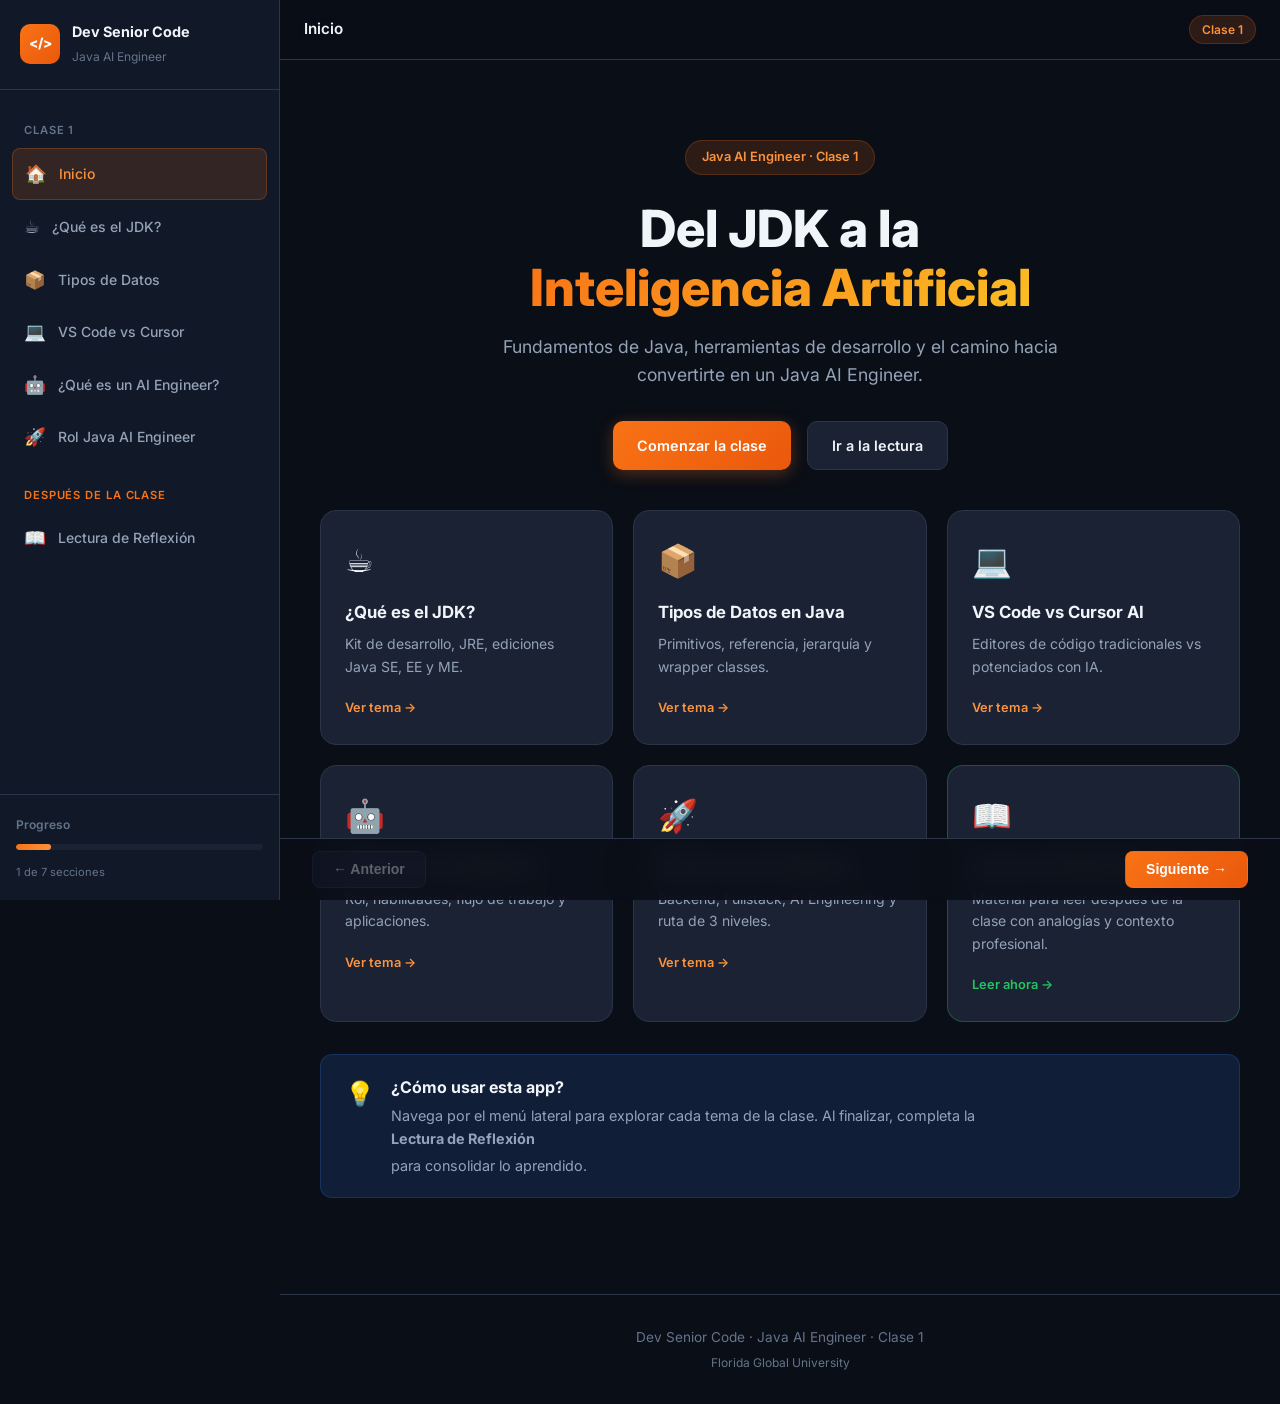
<file: app/index.html>
<!DOCTYPE html>
<html lang="es">
<head>
  <meta charset="UTF-8">
  <meta name="viewport" content="width=device-width, initial-scale=1.0">
  <title>Clase 1 — Del JDK a la Inteligencia Artificial | Dev Senior Code</title>
  <link rel="preconnect" href="https://fonts.googleapis.com">
  <link rel="preconnect" href="https://fonts.gstatic.com" crossorigin>
  <link href="https://fonts.googleapis.com/css2?family=Inter:wght@400;500;600;700;800&family=JetBrains+Mono:wght@400;500&display=swap" rel="stylesheet">
  <link rel="stylesheet" href="css/styles.css">
</head>
<body>
  <div class="app">
    <aside class="sidebar" id="sidebar">
      <div class="sidebar-header">
        <div class="logo">
          <span class="logo-icon">&lt;/&gt;</span>
          <div>
            <strong>Dev Senior Code</strong>
            <small>Java AI Engineer</small>
          </div>
        </div>
        <button class="sidebar-close" id="sidebarClose" aria-label="Cerrar menú">&times;</button>
      </div>

      <nav class="sidebar-nav">
        <p class="nav-label">Clase 1</p>
        <a href="#inicio" class="nav-link active" data-section="inicio">
          <span class="nav-icon">🏠</span> Inicio
        </a>
        <a href="#jdk" class="nav-link" data-section="jdk">
          <span class="nav-icon">☕</span> ¿Qué es el JDK?
        </a>
        <a href="#tipos-datos" class="nav-link" data-section="tipos-datos">
          <span class="nav-icon">📦</span> Tipos de Datos
        </a>
        <a href="#editores" class="nav-link" data-section="editores">
          <span class="nav-icon">💻</span> VS Code vs Cursor
        </a>
        <a href="#ai-engineer" class="nav-link" data-section="ai-engineer">
          <span class="nav-icon">🤖</span> ¿Qué es un AI Engineer?
        </a>
        <a href="#rol-java-ai" class="nav-link" data-section="rol-java-ai">
          <span class="nav-icon">🚀</span> Rol Java AI Engineer
        </a>

        <p class="nav-label nav-label--reading">Después de la clase</p>
        <a href="#lectura" class="nav-link nav-link--reading" data-section="lectura">
          <span class="nav-icon">📖</span> Lectura de Reflexión
        </a>
      </nav>

      <div class="sidebar-footer">
        <div class="progress-card">
          <span>Progreso</span>
          <div class="progress-bar"><div class="progress-fill" id="progressFill"></div></div>
          <small id="progressText">0 de 7 secciones</small>
        </div>
      </div>
    </aside>

    <div class="overlay" id="overlay"></div>

    <main class="main">
      <header class="topbar">
        <button class="menu-btn" id="menuBtn" aria-label="Abrir menú">☰</button>
        <span class="topbar-title" id="topbarTitle">Inicio</span>
        <span class="topbar-badge">Clase 1</span>
      </header>

      <div class="content">
        <!-- INICIO -->
        <section id="inicio" class="section active">
          <div class="hero">
            <div class="hero-badge">Java AI Engineer · Clase 1</div>
            <h1>Del JDK a la<br><span class="gradient-text">Inteligencia Artificial</span></h1>
            <p class="hero-subtitle">
              Fundamentos de Java, herramientas de desarrollo y el camino hacia convertirte en un Java AI Engineer.
            </p>
            <div class="hero-actions">
              <a href="#jdk" class="btn btn-primary">Comenzar la clase</a>
              <a href="#lectura" class="btn btn-secondary">Ir a la lectura</a>
            </div>
          </div>

          <div class="cards-grid">
            <article class="topic-card" data-goto="jdk">
              <div class="topic-card-icon">☕</div>
              <h3>¿Qué es el JDK?</h3>
              <p>Kit de desarrollo, JRE, ediciones Java SE, EE y ME.</p>
              <span class="topic-card-link">Ver tema →</span>
            </article>
            <article class="topic-card" data-goto="tipos-datos">
              <div class="topic-card-icon">📦</div>
              <h3>Tipos de Datos en Java</h3>
              <p>Primitivos, referencia, jerarquía y wrapper classes.</p>
              <span class="topic-card-link">Ver tema →</span>
            </article>
            <article class="topic-card" data-goto="editores">
              <div class="topic-card-icon">💻</div>
              <h3>VS Code vs Cursor AI</h3>
              <p>Editores de código tradicionales vs potenciados con IA.</p>
              <span class="topic-card-link">Ver tema →</span>
            </article>
            <article class="topic-card" data-goto="ai-engineer">
              <div class="topic-card-icon">🤖</div>
              <h3>¿Qué es un AI Engineer?</h3>
              <p>Rol, habilidades, flujo de trabajo y aplicaciones.</p>
              <span class="topic-card-link">Ver tema →</span>
            </article>
            <article class="topic-card" data-goto="rol-java-ai">
              <div class="topic-card-icon">🚀</div>
              <h3>Rol del Java AI Engineer</h3>
              <p>Backend, Fullstack, AI Engineering y ruta de 3 niveles.</p>
              <span class="topic-card-link">Ver tema →</span>
            </article>
            <article class="topic-card topic-card--reading" data-goto="lectura">
              <div class="topic-card-icon">📖</div>
              <h3>Lectura de Reflexión</h3>
              <p>Material para leer después de la clase con analogías y contexto profesional.</p>
              <span class="topic-card-link">Leer ahora →</span>
            </article>
          </div>

          <div class="info-banner">
            <div class="info-banner-icon">💡</div>
            <div>
              <strong>¿Cómo usar esta app?</strong>
              <p>Navega por el menú lateral para explorar cada tema de la clase. Al finalizar, completa la <strong>Lectura de Reflexión</strong> para consolidar lo aprendido.</p>
            </div>
          </div>
        </section>

        <!-- JDK -->
        <section id="jdk" class="section">
          <div class="section-header">
            <span class="section-tag">Tema 1</span>
            <h2>¿Qué es el JDK?</h2>
            <p>Java Development Kit — el conjunto oficial de herramientas para desarrollar, compilar, depurar y ejecutar aplicaciones Java.</p>
          </div>

          <figure class="infographic">
            <img src="assets/images/QUE ES EL JDK.png" alt="Infografía: ¿Qué es el JDK?" loading="lazy">
            <figcaption>Infografía oficial — Dev Senior Code</figcaption>
          </figure>

          <div class="content-blocks">
            <div class="block block--highlight">
              <h3>Definición</h3>
              <p>El <strong>JDK (Java Development Kit)</strong> es el kit de desarrollo oficial de Java. Incluye todo lo necesario para crear aplicaciones: compilador, bibliotecas, herramientas de depuración y el entorno de ejecución.</p>
            </div>

            <div class="block-grid">
              <div class="mini-card">
                <span class="mini-card-icon">⚙️</span>
                <h4>Compilador (javac)</h4>
                <p>Convierte código Java en bytecode ejecutable.</p>
              </div>
              <div class="mini-card">
                <span class="mini-card-icon">▶️</span>
                <h4>Java Runtime (JRE)</h4>
                <p>Ejecuta aplicaciones Java en cualquier plataforma.</p>
              </div>
              <div class="mini-card">
                <span class="mini-card-icon">🔧</span>
                <h4>Herramientas</h4>
                <p>Depuración, javadoc, jar, profiling y más.</p>
              </div>
              <div class="mini-card">
                <span class="mini-card-icon">📚</span>
                <h4>Librerías</h4>
                <p>Clases y APIs esenciales de Java.</p>
              </div>
            </div>

            <div class="comparison-box">
              <h3>JDK vs JRE — La analogía del conductor</h3>
              <div class="comparison-columns">
                <div class="comparison-item comparison-item--jre">
                  <h4>JRE</h4>
                  <p class="comparison-analogy">Solo quieres <em>conducir</em> el auto</p>
                  <ul>
                    <li>Ejecutar aplicaciones Java</li>
                    <li>No necesitas crear software</li>
                    <li>Para usuarios finales</li>
                  </ul>
                </div>
                <div class="comparison-divider">vs</div>
                <div class="comparison-item comparison-item--jdk">
                  <h4>JDK</h4>
                  <p class="comparison-analogy">Quieres <em>fabricar</em> automóviles</p>
                  <ul>
                    <li>Crear y compilar aplicaciones</li>
                    <li>Incluye el JRE + herramientas de desarrollo</li>
                    <li>Para desarrolladores</li>
                  </ul>
                </div>
              </div>
            </div>

            <div class="editions-grid">
              <div class="edition-card edition-card--se">
                <span class="edition-badge">Java SE</span>
                <h4>Standard Edition</h4>
                <p class="edition-analogy">🚗 El automóvil familiar</p>
                <p>Edición estándar para aplicaciones de escritorio, herramientas y programas generales. Punto de partida de todo desarrollador Java.</p>
              </div>
              <div class="edition-card edition-card--ee">
                <span class="edition-badge">Java EE</span>
                <h4>Enterprise Edition</h4>
                <p class="edition-analogy">🚛 El camión empresarial</p>
                <p>Para bancos, aerolíneas, hospitales y sistemas que atienden millones de usuarios. Escalable, seguro y de alto rendimiento.</p>
              </div>
              <div class="edition-card edition-card--me">
                <span class="edition-badge">Java ME</span>
                <h4>Micro Edition</h4>
                <p class="edition-analogy">🏍️ La motocicleta ligera</p>
                <p>Para dispositivos con pocos recursos: IoT, sistemas embebidos y equipos pequeños.</p>
              </div>
            </div>
          </div>
        </section>

        <!-- TIPOS DE DATOS -->
        <section id="tipos-datos" class="section">
          <div class="section-header">
            <span class="section-tag">Tema 2</span>
            <h2>Tipos de Datos en Java</h2>
            <p>Java es un lenguaje fuertemente tipado: cada dato debe declararse con un tipo específico, como cajas de almacenamiento de distintos tamaños.</p>
          </div>

          <figure class="infographic">
            <img src="assets/images/TIPOS DE DATOS EN JAVA.png" alt="Infografía: Tipos de Datos en Java" loading="lazy">
            <figcaption>Infografía oficial — Dev Senior Code</figcaption>
          </figure>

          <div class="code-example">
            <div class="code-header"><span>Ejemplo</span><button class="copy-btn" data-copy="types-code">Copiar</button></div>
            <pre id="types-code"><code>int edad = 25;
double precio = 19.99;
char inicial = 'A';
boolean activo = true;
String nombre = "Java";</code></pre>
          </div>

          <div class="content-blocks">
            <div class="types-hierarchy">
              <div class="type-category">
                <h3>Tipos Primitivos <span class="badge">8 tipos</span></h3>
                <div class="type-table-wrapper">
                  <table class="type-table">
                    <thead>
                      <tr><th>Tipo</th><th>Tamaño</th><th>Descripción</th><th>Analogía</th></tr>
                    </thead>
                    <tbody>
                      <tr><td><code>byte</code></td><td>1 byte</td><td>Números pequeños (-128 a 127)</td><td>Caja más pequeña</td></tr>
                      <tr><td><code>short</code></td><td>2 bytes</td><td>Enteros medianos</td><td>Caja un poco más grande</td></tr>
                      <tr><td><code>int</code></td><td>4 bytes</td><td>Enteros estándar — el más usado</td><td>Caja estándar</td></tr>
                      <tr><td><code>long</code></td><td>8 bytes</td><td>Enteros muy grandes</td><td>Caja enorme</td></tr>
                      <tr><td><code>float</code></td><td>4 bytes</td><td>Decimales (menor precisión)</td><td>Caja especial</td></tr>
                      <tr><td><code>double</code></td><td>8 bytes</td><td>Decimales (mayor precisión)</td><td>Caja especial grande</td></tr>
                      <tr><td><code>char</code></td><td>2 bytes</td><td>Un solo carácter Unicode</td><td>Caja para una letra</td></tr>
                      <tr><td><code>boolean</code></td><td>1 bit</td><td>true o false</td><td>Interruptor de luz</td></tr>
                    </tbody>
                  </table>
                </div>
              </div>

              <div class="type-category">
                <h3>Tipos de Referencia</h3>
                <div class="ref-types-grid">
                  <div class="ref-type"><code>String</code><span>Texto inmutable</span></div>
                  <div class="ref-type"><code>Clases</code><span>Objetos personalizados</span></div>
                  <div class="ref-type"><code>Arrays</code><span>Colecciones del mismo tipo</span></div>
                  <div class="ref-type"><code>Interfaces</code><span>Contratos de implementación</span></div>
                  <div class="ref-type"><code>Enum</code><span>Constantes nombradas</span></div>
                  <div class="ref-type"><code>Wrapper</code><span>Integer, Double, Boolean...</span></div>
                </div>
              </div>
            </div>

            <div class="block block--highlight">
              <h3>Jerarquía de capacidad</h3>
              <div class="hierarchy-chain">
                <span>byte</span><span>→</span><span>short</span><span>→</span><span>int</span><span>→</span><span>long</span><span>→</span><span>float</span><span>→</span><span>double</span>
              </div>
              <p class="hierarchy-note"><code>boolean</code> no tiene orden de capacidad — solo almacena true o false, como un interruptor encendido/apagado.</p>
            </div>
          </div>
        </section>

        <!-- EDITORES -->
        <section id="editores" class="section">
          <div class="section-header">
            <span class="section-tag">Tema 3</span>
            <h2>Visual Studio Code vs Cursor AI</h2>
            <p>Dos cocinas: una tradicional donde cocinas manualmente, y otra inteligente con un asistente que te ayuda en cada paso.</p>
          </div>

          <figure class="infographic">
            <img src="assets/images/VISUAL STUIDO CODE VS CURSOR AI.png" alt="Infografía: VS Code vs Cursor AI" loading="lazy">
            <figcaption>Infografía oficial — Dev Senior Code</figcaption>
          </figure>

          <div class="content-blocks">
            <div class="editors-comparison">
              <div class="editor-card editor-card--vscode">
                <div class="editor-header">
                  <span class="editor-logo">📝</span>
                  <div>
                    <h3>Visual Studio Code</h3>
                    <p>La navaja suiza para desarrolladores</p>
                  </div>
                </div>
                <p class="editor-analogy">🍳 Cocina tradicional — todos los utensilios, pero haces casi todo manualmente.</p>
                <ul class="feature-list">
                  <li>Editor ligero, rápido y extensible</li>
                  <li>Autocompletado inteligente</li>
                  <li>Depuración avanzada e integración Git</li>
                  <li>Miles de extensiones disponibles</li>
                  <li>100% personalizable y gratuito</li>
                </ul>
                <div class="editor-ideal">
                  <strong>Ideal para:</strong> Control total, equipos con muchas tecnologías, proyectos que requieren extensiones específicas.
                </div>
              </div>

              <div class="editor-card editor-card--cursor">
                <div class="editor-header">
                  <span class="editor-logo">✨</span>
                  <div>
                    <h3>Cursor AI</h3>
                    <p>El copiloto inteligente</p>
                  </div>
                </div>
                <p class="editor-analogy">🤖 Cocina inteligente — un asistente te recomienda, corrige errores y acelera tu trabajo.</p>
                <ul class="feature-list">
                  <li>Basado en VS Code + IA integrada</li>
                  <li>Chat con tu código (AI Chat)</li>
                  <li>Generación y refactorización con IA</li>
                  <li>Edición multi-archivo contextual</li>
                  <li>Detección y corrección de errores</li>
                </ul>
                <div class="editor-ideal">
                  <strong>Ideal para:</strong> Máxima productividad, automatización, proyectos complejos y generación rápida de código.
                </div>
              </div>
            </div>

            <div class="quick-table-wrapper">
              <h3>Comparación rápida</h3>
              <table class="quick-table">
                <thead>
                  <tr><th>Característica</th><th>VS Code</th><th>Cursor AI</th></tr>
                </thead>
                <tbody>
                  <tr><td>IA integrada</td><td>Limitada</td><td class="highlight-cell">Muy avanzada</td></tr>
                  <tr><td>Chat con código</td><td>❌</td><td class="highlight-cell">✅</td></tr>
                  <tr><td>Generación de código</td><td>❌</td><td class="highlight-cell">✅</td></tr>
                  <tr><td>Personalización</td><td class="highlight-cell">Muy alta</td><td>Alta</td></tr>
                  <tr><td>Costo</td><td class="highlight-cell">Gratis</td><td>Freemium</td></tr>
                  <tr><td>Mejor para</td><td>Control y flexibilidad</td><td>Productividad con IA</td></tr>
                </tbody>
              </table>
            </div>
          </div>
        </section>

        <!-- AI ENGINEER -->
        <section id="ai-engineer" class="section">
          <div class="section-header">
            <span class="section-tag">Tema 4</span>
            <h2>¿Qué es un AI Engineer?</h2>
            <p>Un profesional que diseña, desarrolla e implementa soluciones basadas en Inteligencia Artificial para resolver problemas reales.</p>
          </div>

          <figure class="infographic">
            <img src="assets/images/QUE ES UN AI ENGINEER.png" alt="Infografía: ¿Qué es un AI Engineer?" loading="lazy">
            <figcaption>Infografía oficial — Dev Senior Code</figcaption>
          </figure>

          <div class="content-blocks">
            <div class="ai-definition">
              <blockquote>
                "Un AI Engineer es un profesional que diseña, desarrolla e implementa soluciones basadas en Inteligencia Artificial para resolver problemas reales y generar valor."
              </blockquote>
            </div>

            <div class="block-grid">
              <div class="mini-card">
                <span class="mini-card-icon">💡</span>
                <h4>Diseña soluciones</h4>
                <p>Crea soluciones de IA que resuelven necesidades del negocio.</p>
              </div>
              <div class="mini-card">
                <span class="mini-card-icon">🧩</span>
                <h4>Integra modelos</h4>
                <p>Conecta modelos de IA en productos, apps y procesos.</p>
              </div>
              <div class="mini-card">
                <span class="mini-card-icon">📊</span>
                <h4>Trabaja con datos</h4>
                <p>Entrena, evalúa y mejora modelos con datos reales.</p>
              </div>
              <div class="mini-card">
                <span class="mini-card-icon">⚙️</span>
                <h4>Despliega sistemas</h4>
                <p>Construye, prueba y despliega sistemas inteligentes escalables.</p>
              </div>
            </div>

            <div class="workflow">
              <h3>¿Cómo trabaja un AI Engineer?</h3>
              <div class="workflow-steps">
                <div class="workflow-step"><span class="step-num">1</span><div><strong>Comprende el problema</strong><p>Analiza la necesidad y define objetivos.</p></div></div>
                <div class="workflow-step"><span class="step-num">2</span><div><strong>Prepara los datos</strong><p>Recopila, limpia y organiza información.</p></div></div>
                <div class="workflow-step"><span class="step-num">3</span><div><strong>Diseña la solución</strong><p>Selecciona modelos y define estrategia.</p></div></div>
                <div class="workflow-step"><span class="step-num">4</span><div><strong>Desarrolla</strong><p>Construye, entrena e integra la solución.</p></div></div>
                <div class="workflow-step"><span class="step-num">5</span><div><strong>Despliega</strong><p>Lleva la solución a producción.</p></div></div>
                <div class="workflow-step"><span class="step-num">6</span><div><strong>Monitorea y mejora</strong><p>Evalúa resultados y optimiza continuamente.</p></div></div>
              </div>
            </div>

            <div class="applications">
              <h3>¿Dónde se aplica?</h3>
              <div class="tags-cloud">
                <span>Automatización de procesos</span>
                <span>Asistentes inteligentes</span>
                <span>Análisis predictivo</span>
                <span>Recomendaciones personalizadas</span>
                <span>Detección de fraudes</span>
                <span>Generación de contenido</span>
              </div>
            </div>
          </div>
        </section>

        <!-- ROL JAVA AI -->
        <section id="rol-java-ai" class="section">
          <div class="section-header">
            <span class="section-tag">Tema 5</span>
            <h2>Rol del Java AI Engineer</h2>
            <p>Combina Backend Engineering, Full Stack Development y AI Engineering para construir productos inteligentes listos para el mercado.</p>
          </div>

          <figure class="infographic">
            <img src="assets/images/ROL DEL JAVA AI ENGINEER.png" alt="Infografía: Rol del Java AI Engineer" loading="lazy">
            <figcaption>Infografía oficial — Dev Senior Code · Florida Global University</figcaption>
          </figure>

          <div class="content-blocks">
            <div class="formula-box">
              <div class="formula-item">Backend sólido con Java</div>
              <span class="formula-op">+</span>
              <div class="formula-item">Fullstack moderno con Angular</div>
              <span class="formula-op">+</span>
              <div class="formula-item">AI Engineering aplicado</div>
              <span class="formula-op">=</span>
              <div class="formula-result">Productos inteligentes listos para el mercado</div>
            </div>

            <div class="pillars-grid">
              <div class="pillar-card">
                <span class="pillar-num">1</span>
                <h4>Backend Engineering</h4>
                <p>Java, Spring Boot, REST APIs, JWT, Docker, arquitectura backend.</p>
              </div>
              <div class="pillar-card">
                <span class="pillar-num">2</span>
                <h4>Bases de Datos</h4>
                <p>MySQL, PostgreSQL, modelado de datos, SQL y persistencia.</p>
              </div>
              <div class="pillar-card">
                <span class="pillar-num">3</span>
                <h4>Fullstack Development</h4>
                <p>Angular, TypeScript, HTML/CSS, dashboards, UX/UI moderno.</p>
              </div>
              <div class="pillar-card">
                <span class="pillar-num">4</span>
                <h4>AI Engineering</h4>
                <p>OpenAI, Claude, Prompt Engineering, LLMs, automatización inteligente.</p>
              </div>
              <div class="pillar-card">
                <span class="pillar-num">5</span>
                <h4>Sistemas Inteligentes</h4>
                <p>RAG, Embeddings, Vector DBs, AI Agents, orquestación de procesos.</p>
              </div>
              <div class="pillar-card">
                <span class="pillar-num">6</span>
                <h4>Herramientas Profesionales</h4>
                <p>Git, GitHub, Cursor AI, Swagger, Postman, JUnit, IntelliJ.</p>
              </div>
            </div>

            <div class="levels-path">
              <h3>Ruta progresiva de 3 niveles</h3>
              <div class="levels">
                <div class="level-card">
                  <span class="level-badge">Nivel 1</span>
                  <h4>Java AI Backend Developer</h4>
                  <p>Fundamentos sólidos de backend con Java y herramientas modernas.</p>
                </div>
                <div class="level-arrow">→</div>
                <div class="level-card">
                  <span class="level-badge">Nivel 2</span>
                  <h4>Java AI Fullstack Developer</h4>
                  <p>Desarrollo Fullstack profesional con Angular y aplicaciones completas.</p>
                </div>
                <div class="level-arrow">→</div>
                <div class="level-card level-card--final">
                  <span class="level-badge">Nivel 3</span>
                  <h4>AI Engineer Developer</h4>
                  <p>AI Engineering aplicado a productos reales y sistemas inteligentes.</p>
                </div>
              </div>
            </div>
          </div>
        </section>

        <!-- LECTURA -->
        <section id="lectura" class="section">
          <div class="section-header section-header--reading">
            <span class="section-tag section-tag--reading">Después de la clase</span>
            <h2>Lectura de Reflexión y Contexto Profesional</h2>
            <p>Del JDK a la Inteligencia Artificial: El camino para convertirse en un Java AI Engineer</p>
          </div>

          <div class="reading-meta">
            <span>📖 Lectura obligatoria post-clase</span>
            <span>⏱ ~15 min de lectura</span>
          </div>

          <article class="reading-content" id="readingContent">
            <!-- Content injected by JS -->
          </article>

          <div class="reading-complete">
            <button class="btn btn-primary btn-large" id="markCompleteBtn">
              ✓ Marcar lectura como completada
            </button>
            <p class="reading-complete-msg" id="completeMsg"></p>
          </div>
        </section>
      </div>

      <footer class="footer">
        <p>Dev Senior Code · Java AI Engineer · Clase 1</p>
        <p class="footer-sub">Florida Global University</p>
      </footer>
    </main>

    <nav class="section-nav" id="sectionNav">
      <button class="section-nav-btn" id="prevBtn" disabled>← Anterior</button>
      <button class="section-nav-btn section-nav-btn--next" id="nextBtn">Siguiente →</button>
    </nav>
  </div>

  <script src="js/reading.js"></script>
  <script src="js/app.js"></script>
</body>
</html>
</file>
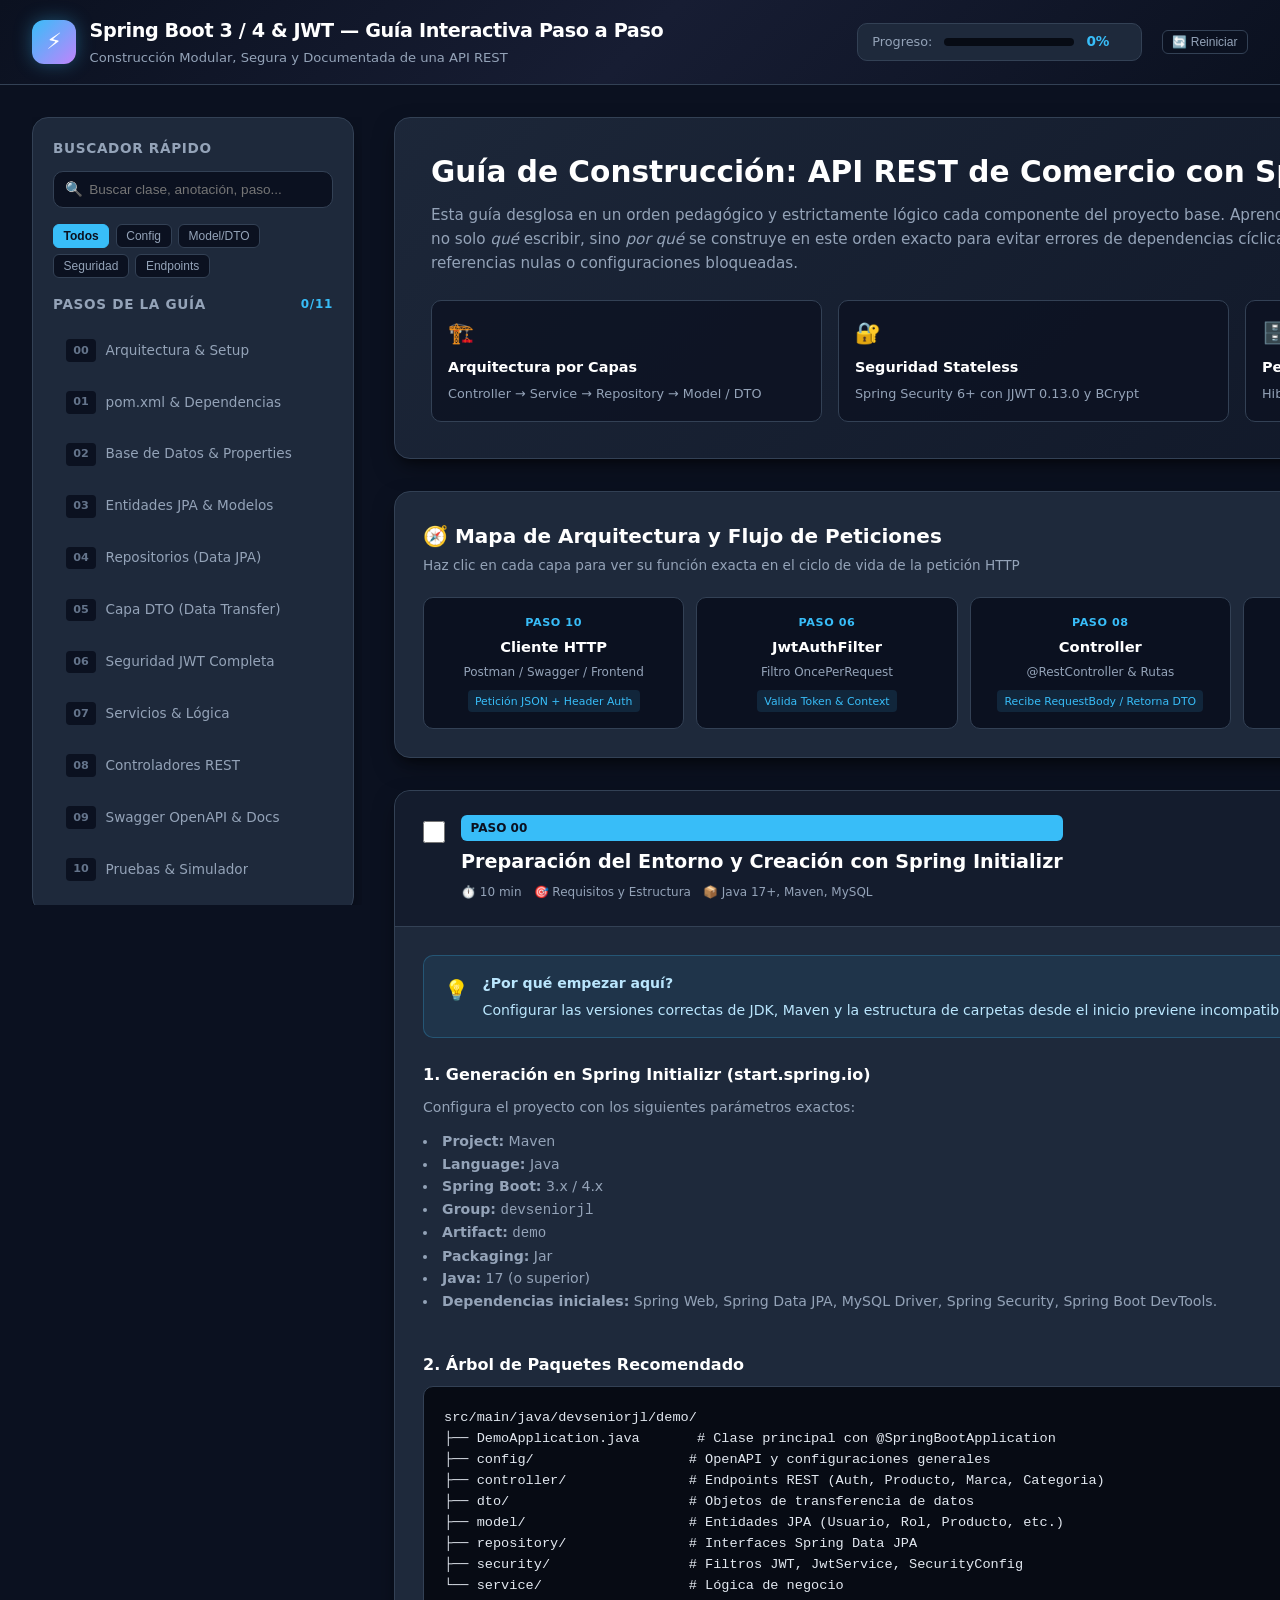
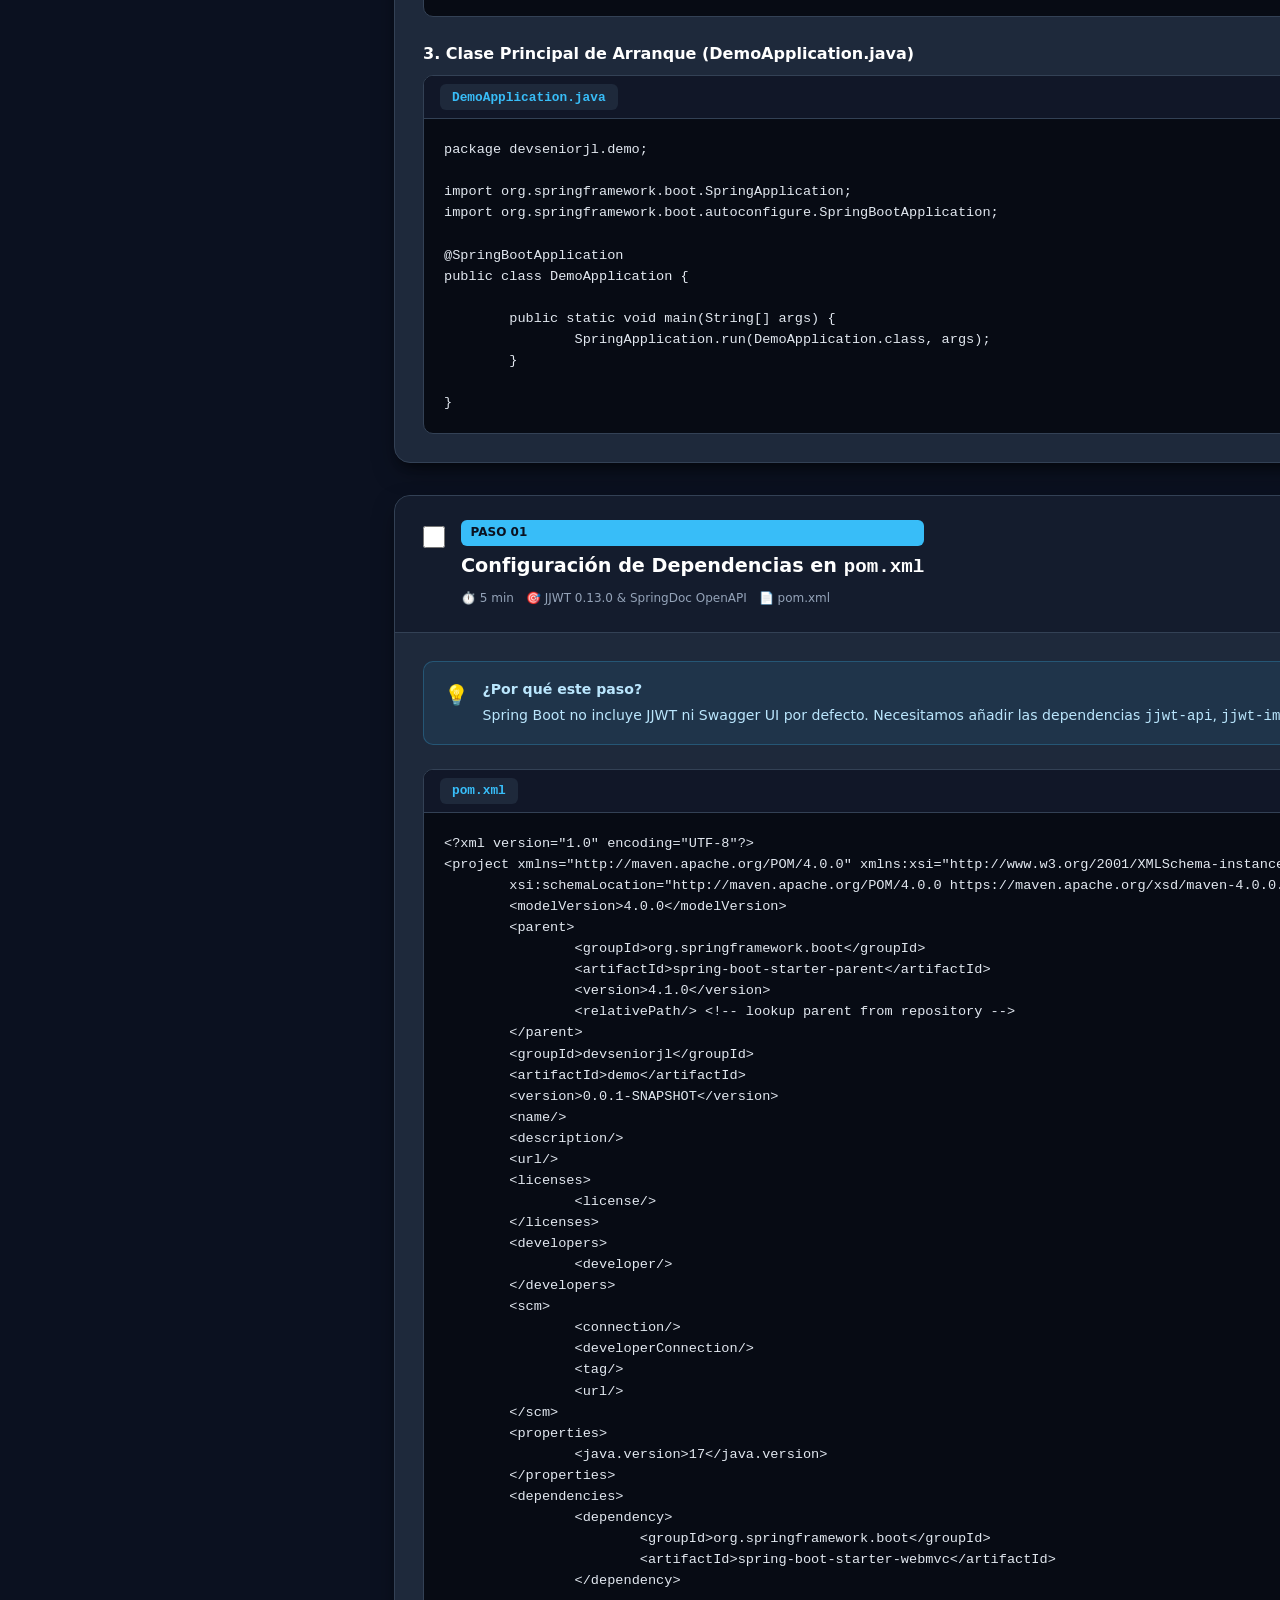
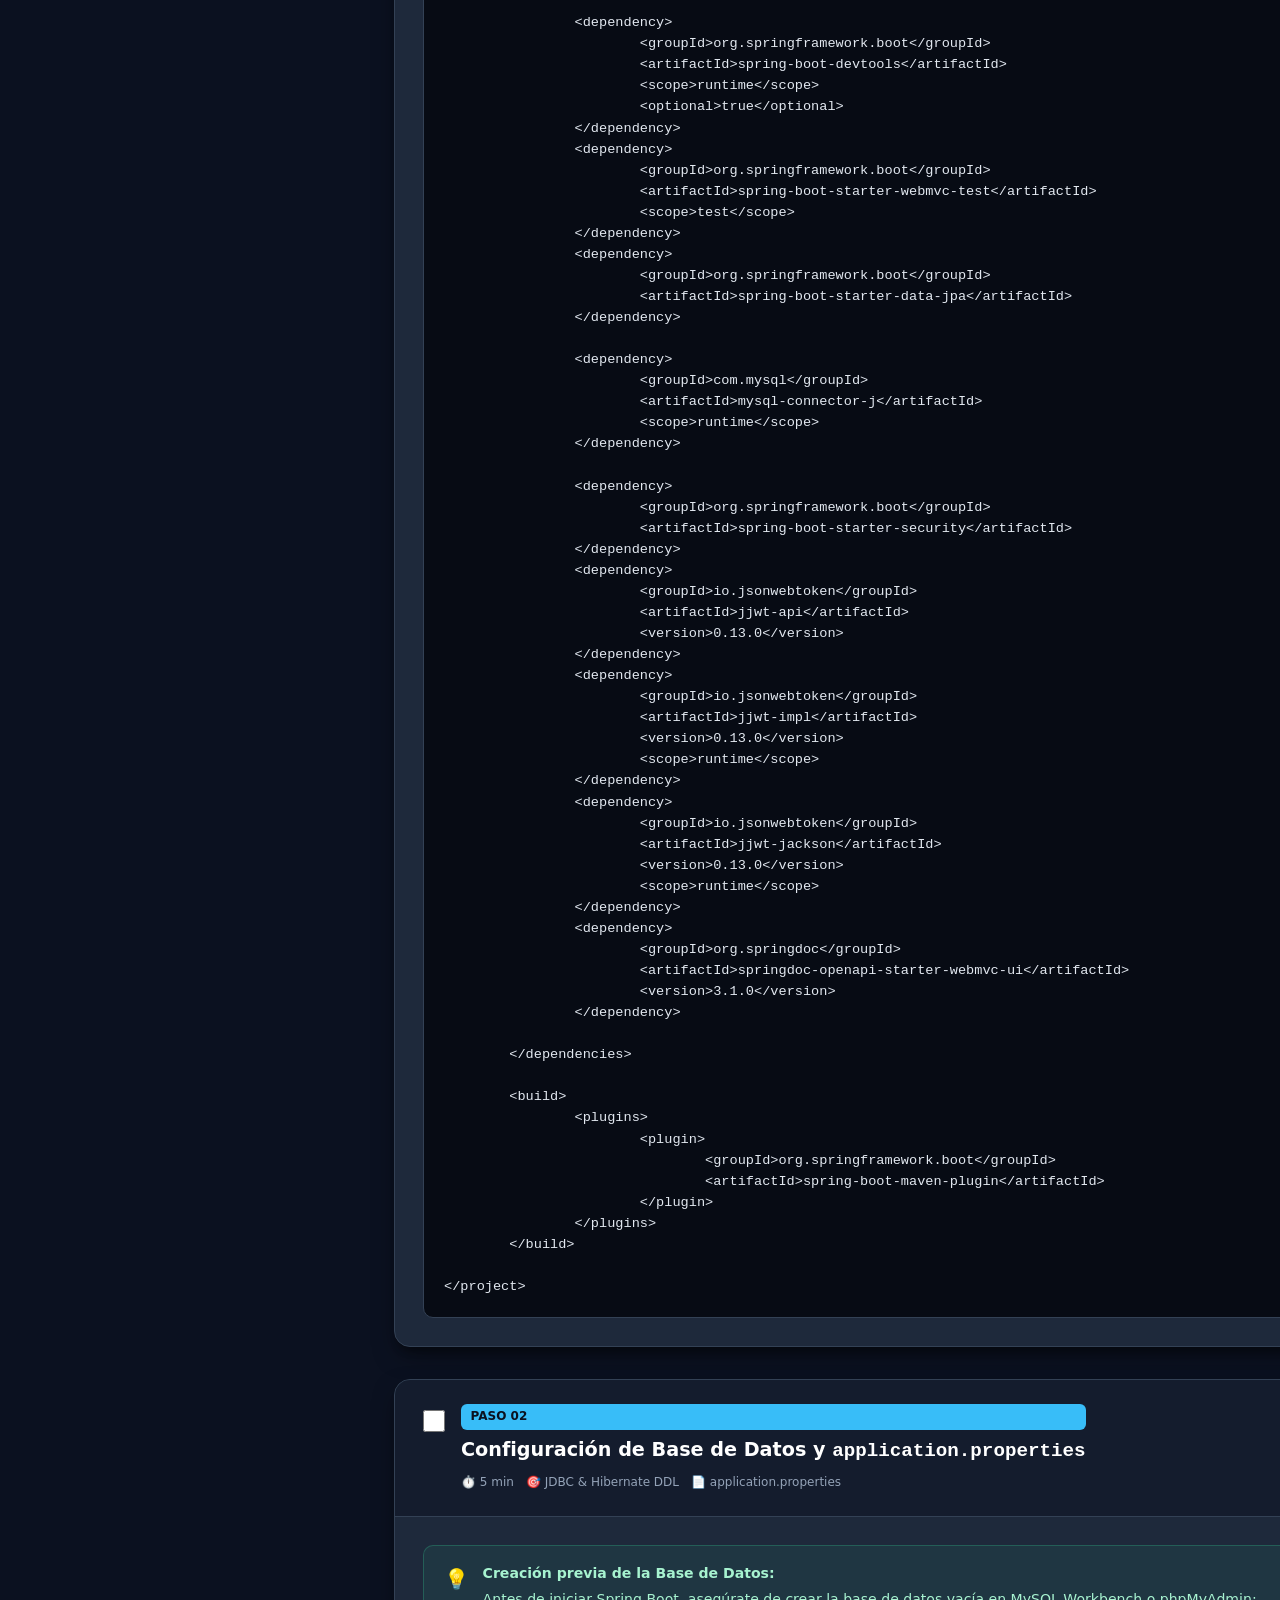
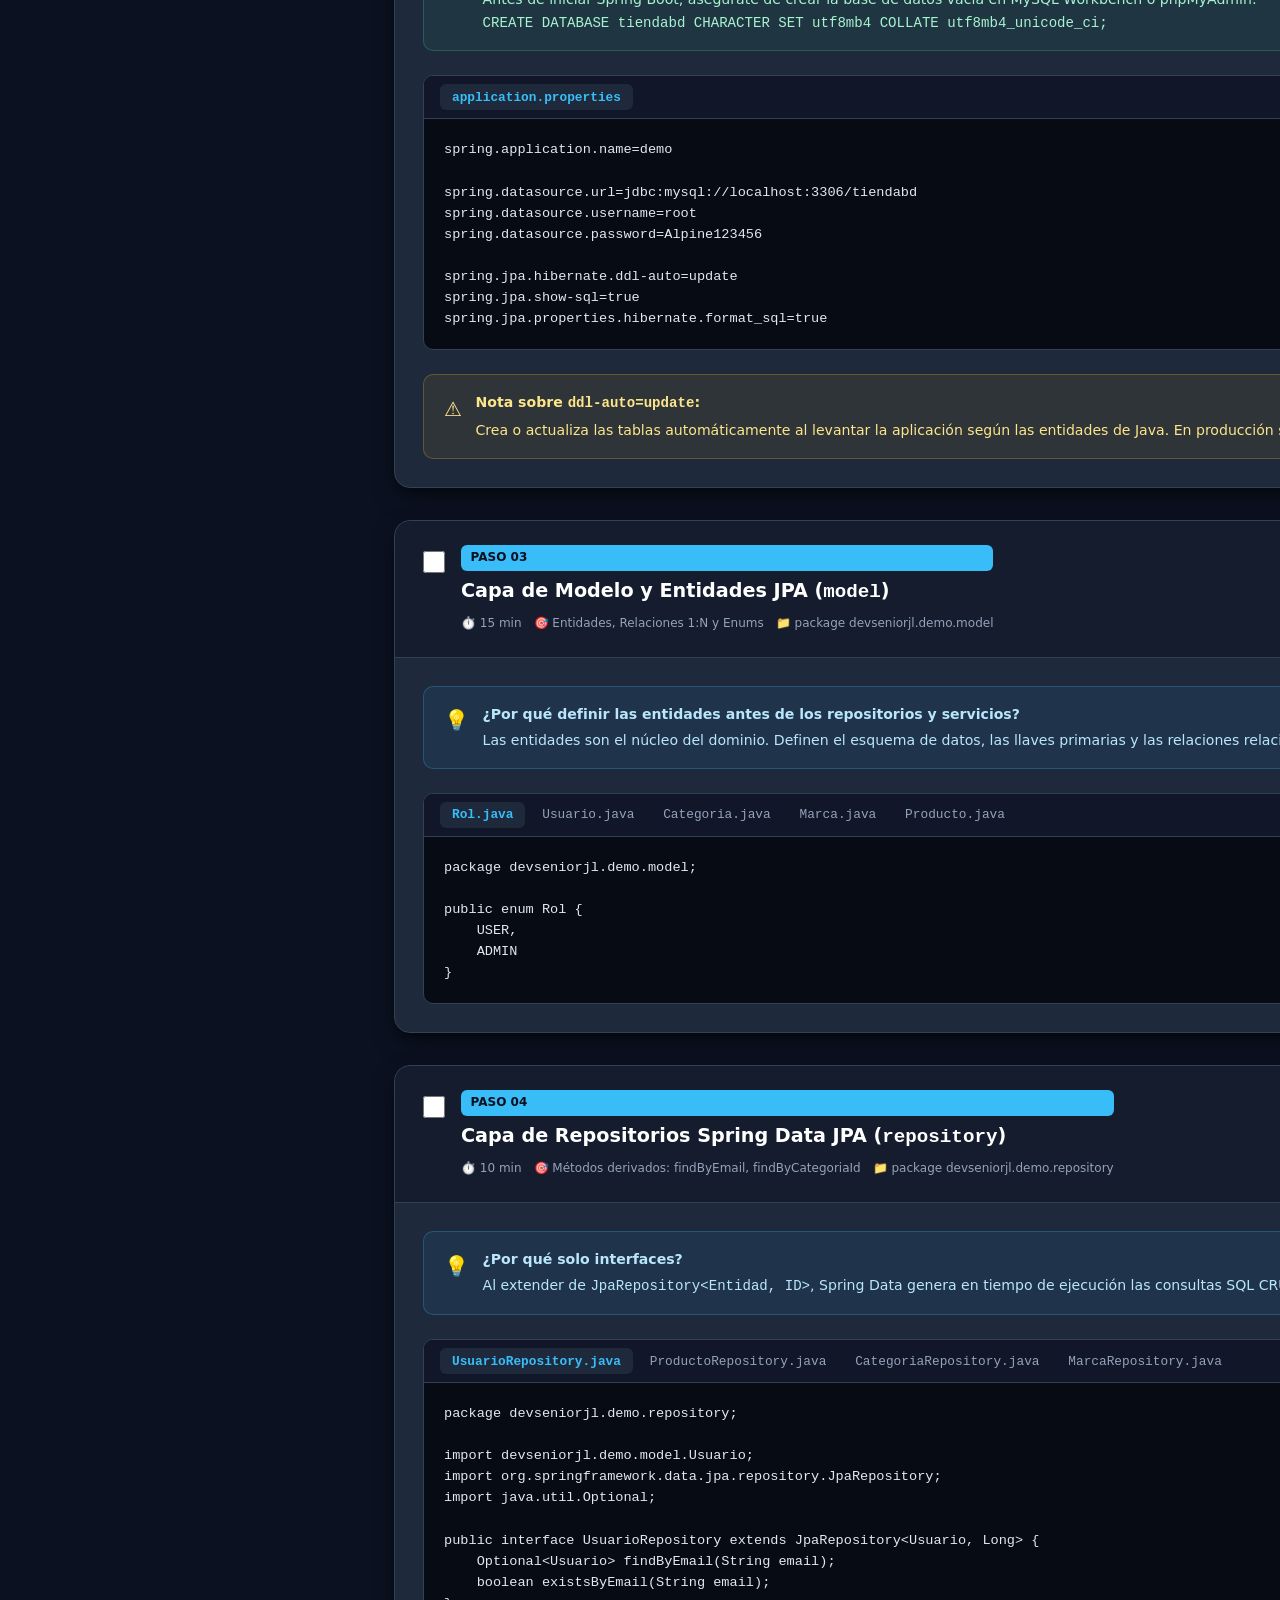
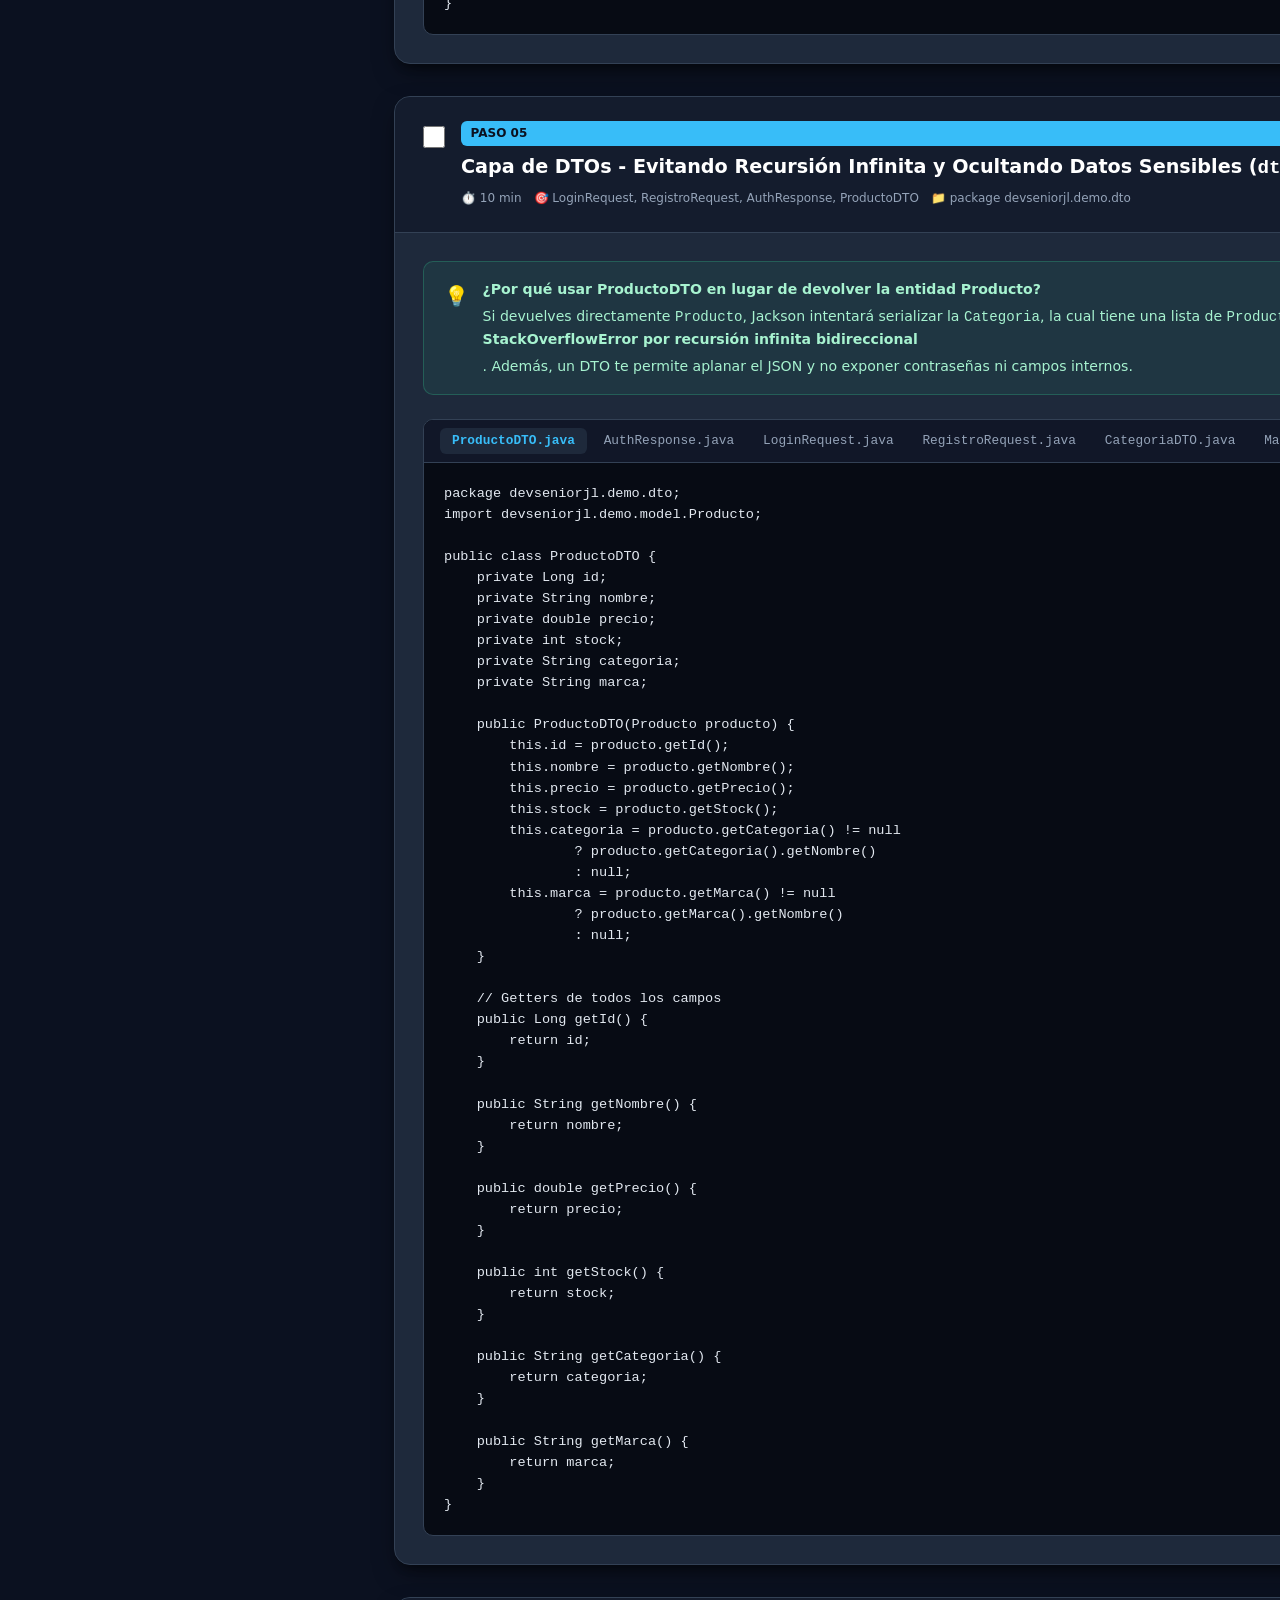
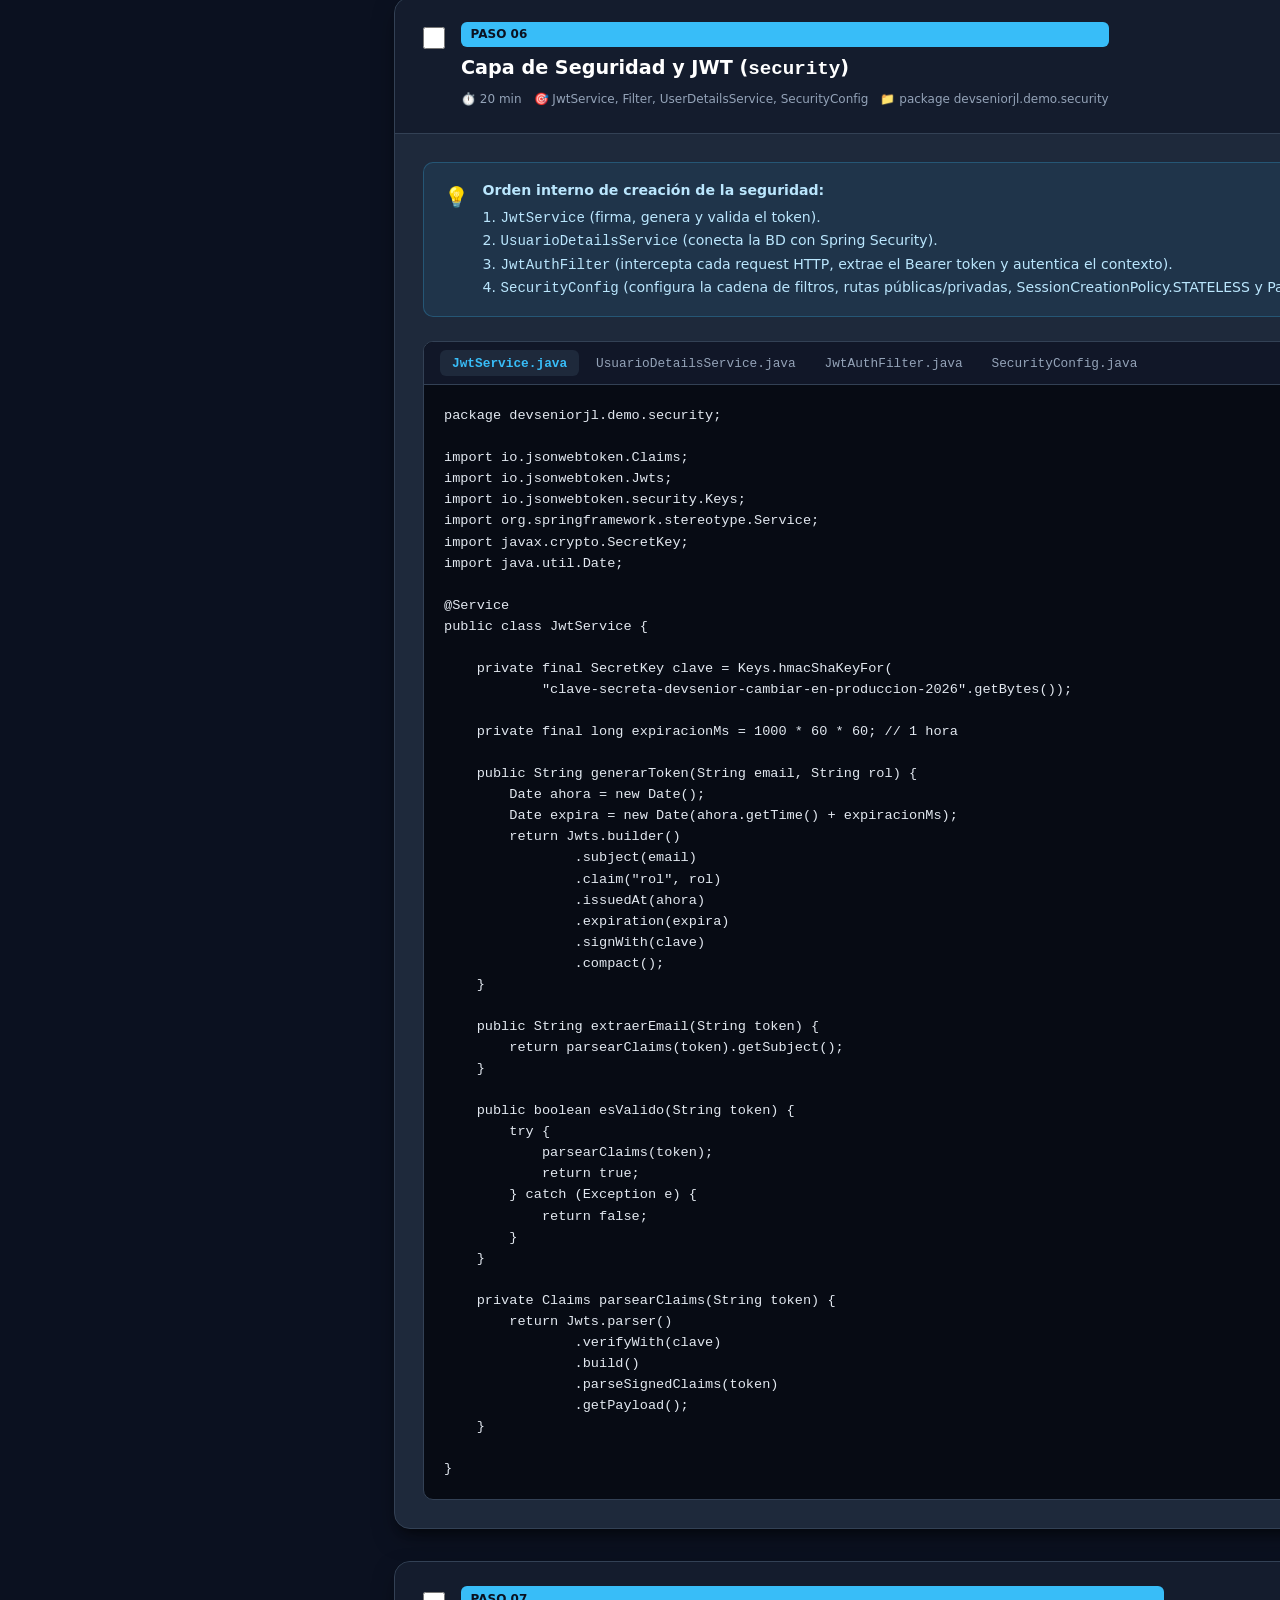
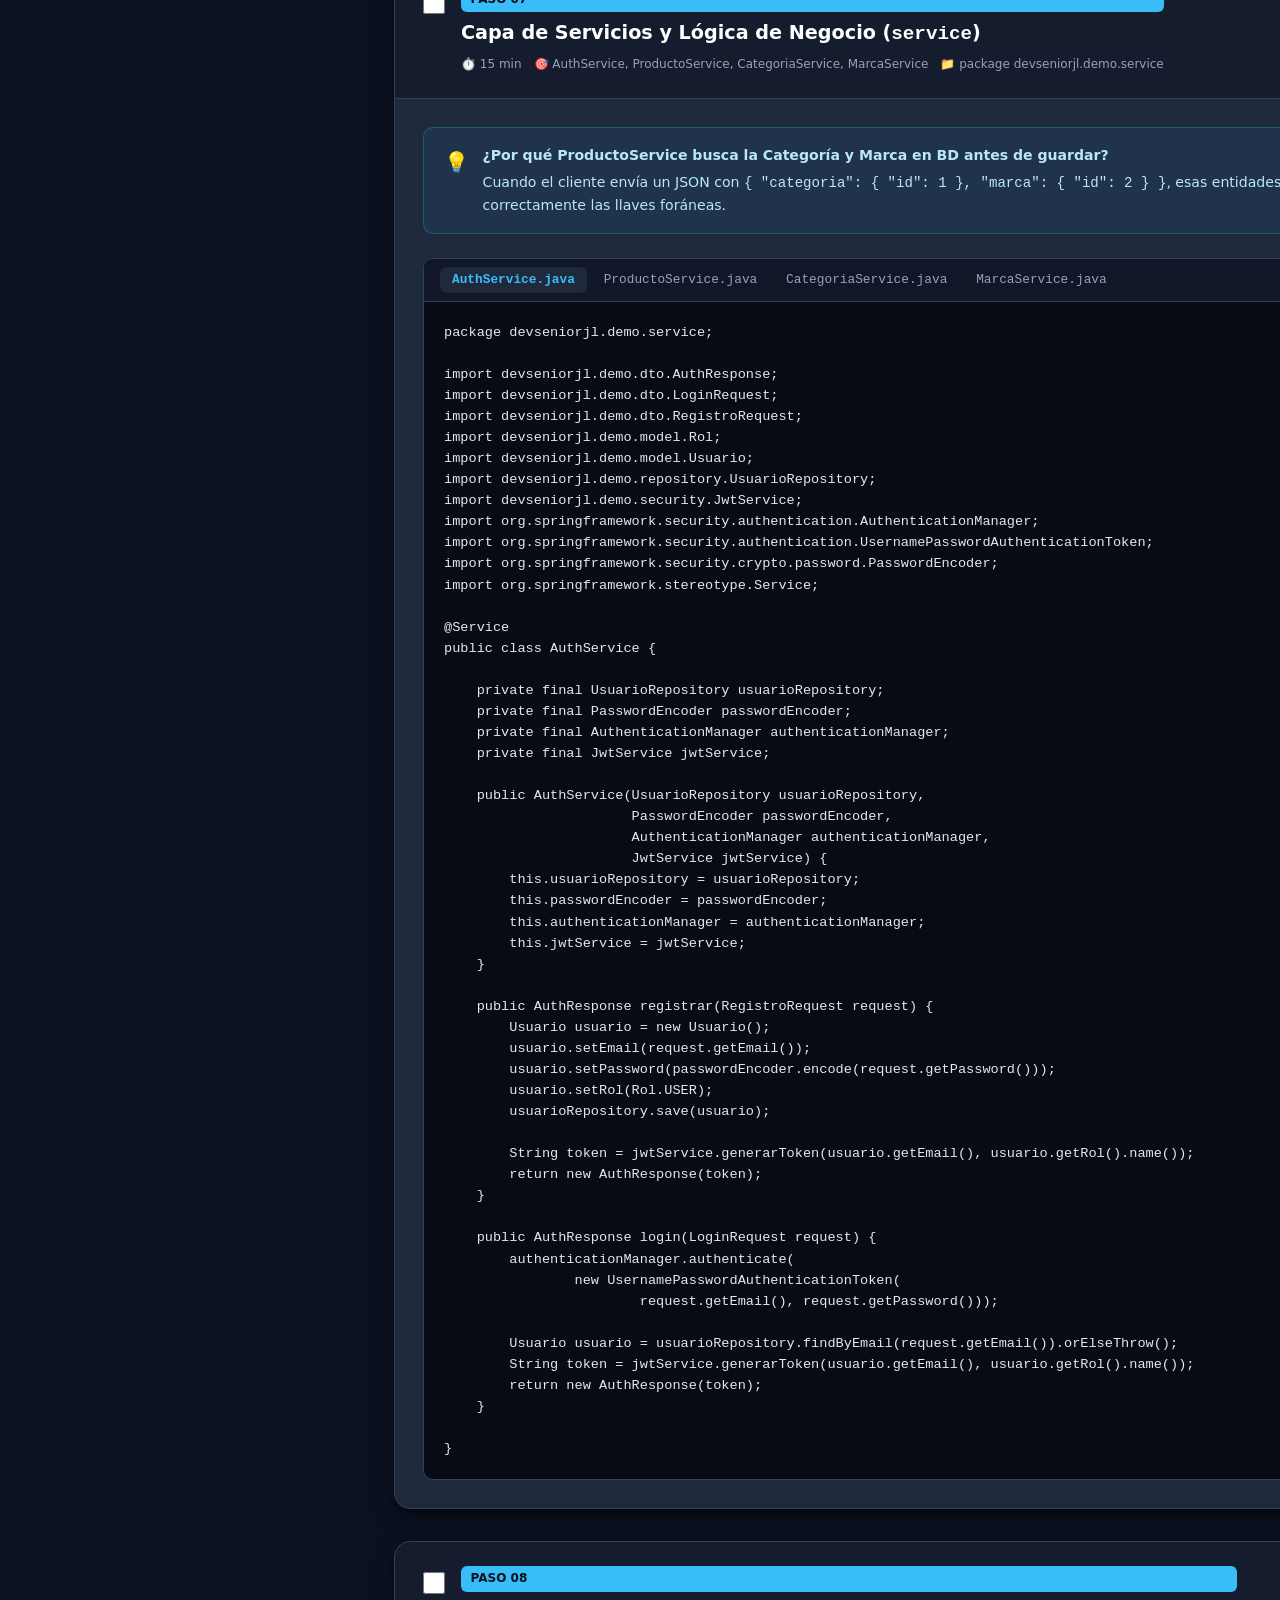
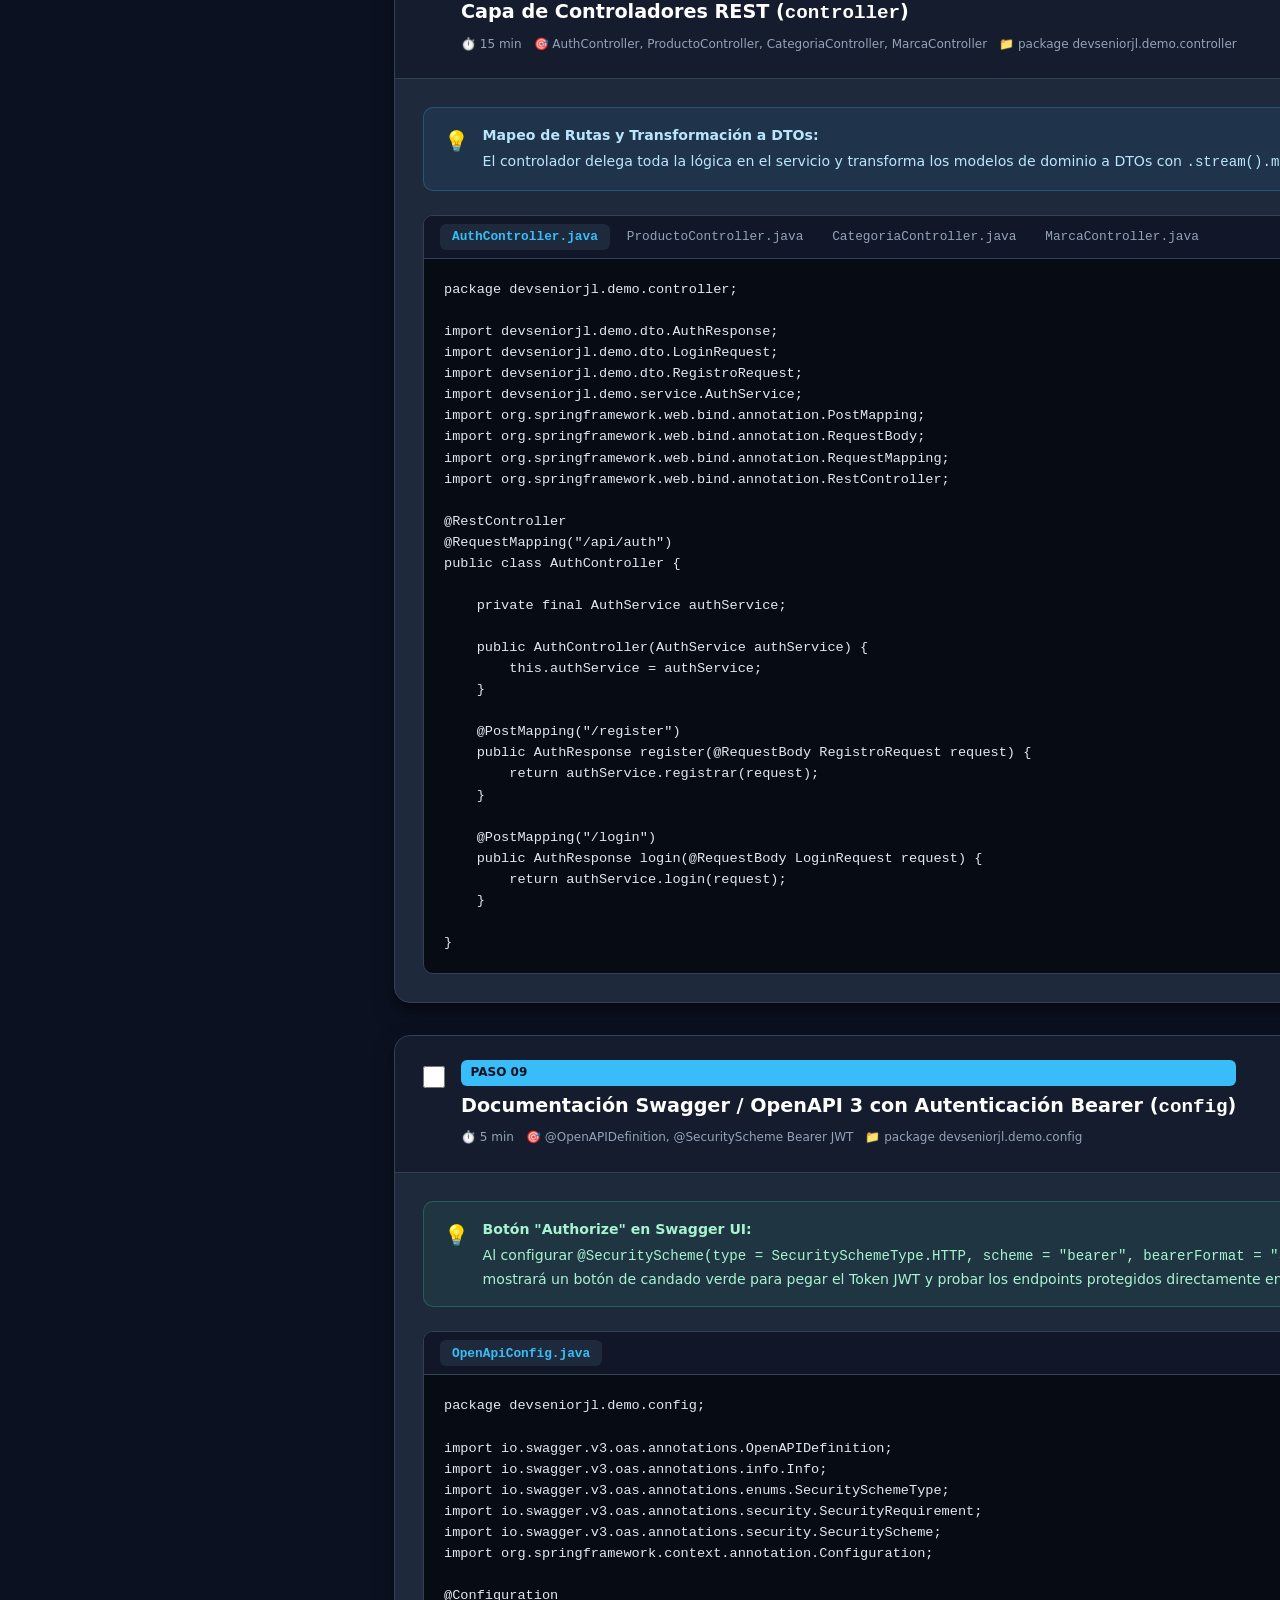
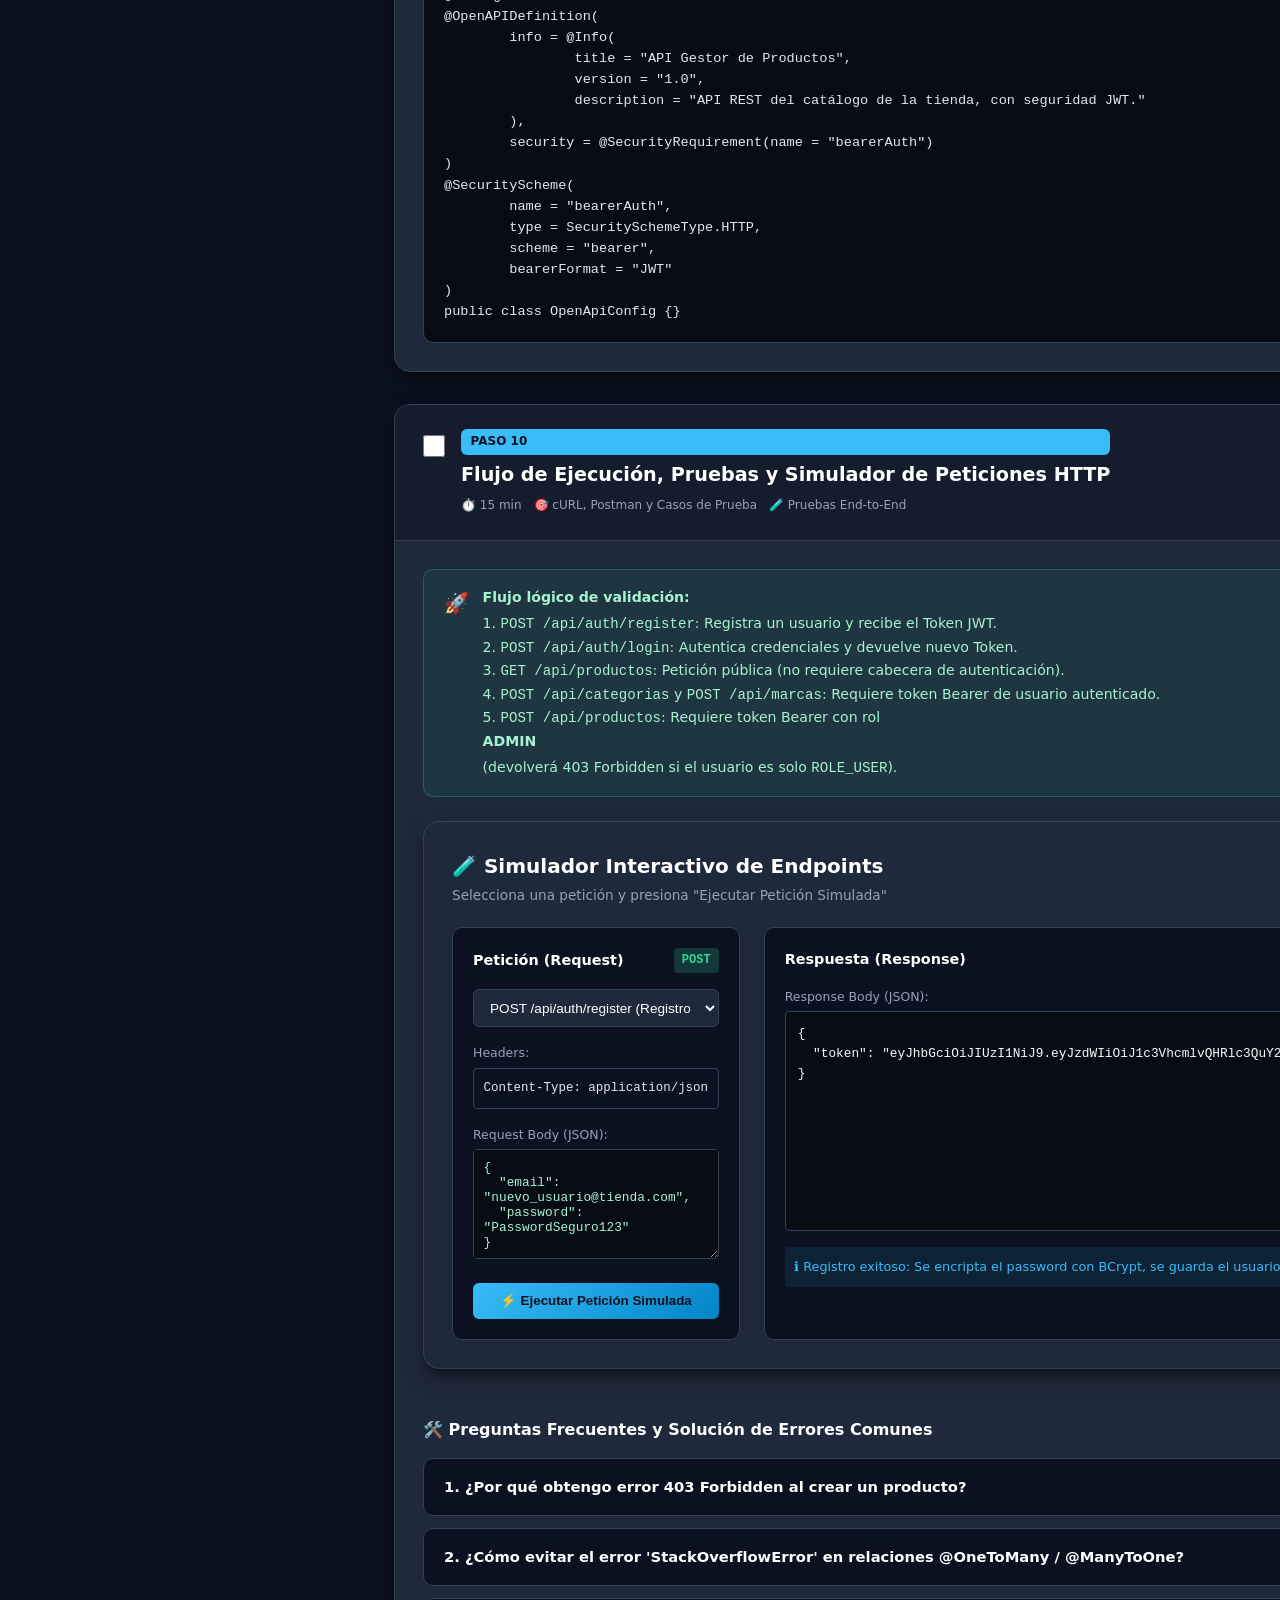
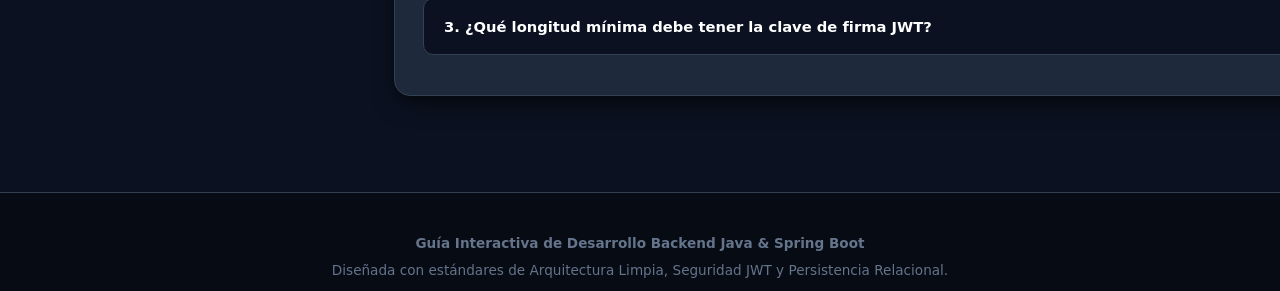
<file: guia_interactiva_java_springboot.html>
<!DOCTYPE html>
<html lang="es">
<head>
    <meta charset="UTF-8">
    <meta name="viewport" content="width=device-width, initial-scale=1.0">
    <title>Guía Interactiva Paso a Paso: Creación de API REST con Spring Boot, JPA, MySQL y JWT</title>
    <style>
        :root {
            --bg-primary: #0b1120;
            --bg-secondary: #1e293b;
            --bg-card: #1e293b;
            --bg-card-hover: #334155;
            --bg-code: #070b14;
            --text-primary: #f8fafc;
            --text-secondary: #94a3b8;
            --text-muted: #64748b;
            --accent-primary: #38bdf8;
            --accent-purple: #c084fc;
            --accent-green: #34d399;
            --accent-amber: #fbbf24;
            --accent-rose: #fb7185;
            --border-color: #334155;
            --border-highlight: #475569;
            --radius-sm: 6px;
            --radius-md: 10px;
            --radius-lg: 16px;
            --font-mono: 'JetBrains Mono', 'Fira Code', 'Cascadia Code', Menlo, Monaco, Consolas, monospace;
            --font-sans: system-ui, -apple-system, BlinkMacSystemFont, 'Segoe UI', Roboto, Oxygen, Ubuntu, Cantarell, sans-serif;
            --shadow: 0 10px 25px -5px rgba(0, 0, 0, 0.5), 0 8px 10px -6px rgba(0, 0, 0, 0.4);
        }

        * {
            box-sizing: border-box;
            margin: 0;
            padding: 0;
        }

        body {
            font-family: var(--font-sans);
            background-color: var(--bg-primary);
            color: var(--text-primary);
            line-height: 1.6;
            overflow-x: hidden;
        }

        header {
            background: linear-gradient(135deg, #0b1120 0%, #171d33 50%, #0b1120 100%);
            border-bottom: 1px solid var(--border-color);
            position: sticky;
            top: 0;
            z-index: 100;
            backdrop-filter: blur(12px);
            padding: 1rem 2rem;
        }

        .header-container {
            max-width: 1440px;
            margin: 0 auto;
            display: flex;
            justify-content: space-between;
            align-items: center;
            flex-wrap: wrap;
            gap: 1rem;
        }

        .brand {
            display: flex;
            align-items: center;
            gap: 0.85rem;
        }

        .brand-icon {
            background: linear-gradient(135deg, var(--accent-primary), var(--accent-purple));
            width: 44px;
            height: 44px;
            border-radius: 12px;
            display: flex;
            align-items: center;
            justify-content: center;
            font-size: 1.4rem;
            font-weight: bold;
            color: #fff;
            box-shadow: 0 0 18px rgba(56, 189, 248, 0.35);
        }

        .brand-text h1 {
            font-size: 1.2rem;
            font-weight: 700;
            color: #fff;
            letter-spacing: -0.02em;
        }

        .brand-text p {
            font-size: 0.82rem;
            color: var(--text-secondary);
        }

        .header-stats {
            display: flex;
            align-items: center;
            gap: 1.25rem;
        }

        .progress-box {
            display: flex;
            align-items: center;
            gap: 0.75rem;
            background: var(--bg-secondary);
            padding: 0.45rem 0.9rem;
            border-radius: var(--radius-md);
            border: 1px solid var(--border-color);
        }

        .progress-bar-container {
            width: 130px;
            height: 8px;
            background: #070b14;
            border-radius: 4px;
            overflow: hidden;
        }

        .progress-bar-fill {
            height: 100%;
            background: linear-gradient(90deg, var(--accent-primary), var(--accent-green));
            width: 0%;
            transition: width 0.3s ease;
        }

        .progress-label {
            font-size: 0.85rem;
            font-weight: 700;
            color: var(--accent-primary);
            min-width: 40px;
        }

        .app-layout {
            max-width: 1440px;
            margin: 0 auto;
            display: grid;
            grid-template-columns: 330px 1fr;
            gap: 2rem;
            padding: 2rem;
        }

        @media (max-width: 1024px) {
            .app-layout {
                grid-template-columns: 1fr;
            }
            .sidebar {
                position: static !important;
                max-height: none !important;
            }
        }

        .sidebar {
            position: sticky;
            top: 5.5rem;
            max-height: calc(100vh - 7rem);
            overflow-y: auto;
            display: flex;
            flex-direction: column;
            gap: 1.25rem;
            padding-right: 0.5rem;
        }

        .sidebar::-webkit-scrollbar {
            width: 6px;
        }
        .sidebar::-webkit-scrollbar-thumb {
            background: var(--border-color);
            border-radius: 3px;
        }

        .sidebar-card {
            background: var(--bg-secondary);
            border: 1px solid var(--border-color);
            border-radius: var(--radius-lg);
            padding: 1.25rem;
            box-shadow: var(--shadow);
        }

        .sidebar-title {
            font-size: 0.85rem;
            font-weight: 700;
            text-transform: uppercase;
            letter-spacing: 0.05em;
            color: var(--text-secondary);
            margin-bottom: 0.75rem;
            display: flex;
            align-items: center;
            justify-content: space-between;
        }

        .search-box {
            position: relative;
            margin-bottom: 1rem;
        }

        .search-input {
            width: 100%;
            background: var(--bg-primary);
            border: 1px solid var(--border-color);
            color: var(--text-primary);
            padding: 0.6rem 0.8rem 0.6rem 2.2rem;
            border-radius: var(--radius-md);
            font-size: 0.85rem;
            outline: none;
            transition: all 0.2s;
        }

        .search-input:focus {
            border-color: var(--accent-primary);
            box-shadow: 0 0 0 2px rgba(56, 189, 248, 0.25);
        }

        .search-icon {
            position: absolute;
            left: 0.75rem;
            top: 50%;
            transform: translateY(-50%);
            color: var(--text-muted);
            font-size: 0.9rem;
        }

        .filter-tags {
            display: flex;
            flex-wrap: wrap;
            gap: 0.4rem;
            margin-bottom: 1rem;
        }

        .tag-btn {
            background: var(--bg-primary);
            border: 1px solid var(--border-color);
            color: var(--text-secondary);
            font-size: 0.75rem;
            padding: 0.25rem 0.6rem;
            border-radius: var(--radius-sm);
            cursor: pointer;
            transition: all 0.2s;
        }

        .tag-btn:hover, .tag-btn.active {
            background: var(--accent-primary);
            color: #0b1120;
            border-color: var(--accent-primary);
            font-weight: 700;
        }

        .nav-list {
            list-style: none;
            display: flex;
            flex-direction: column;
            gap: 0.4rem;
        }

        .nav-item {
            display: flex;
            align-items: center;
            justify-content: space-between;
            padding: 0.6rem 0.75rem;
            border-radius: var(--radius-md);
            color: var(--text-secondary);
            text-decoration: none;
            font-size: 0.85rem;
            transition: all 0.2s;
            border: 1px solid transparent;
        }

        .nav-item:hover {
            background: var(--bg-primary);
            color: var(--text-primary);
            border-color: var(--border-color);
        }

        .nav-item.active {
            background: rgba(56, 189, 248, 0.1);
            color: var(--accent-primary);
            border-color: rgba(56, 189, 248, 0.3);
            font-weight: 600;
        }

        .nav-item-left {
            display: flex;
            align-items: center;
            gap: 0.6rem;
            overflow: hidden;
            text-overflow: ellipsis;
            white-space: nowrap;
        }

        .nav-badge {
            font-size: 0.7rem;
            font-weight: 700;
            padding: 0.15rem 0.45rem;
            border-radius: 4px;
            background: var(--bg-primary);
            color: var(--text-muted);
        }

        .nav-item.active .nav-badge {
            background: var(--accent-primary);
            color: #0b1120;
        }

        .nav-check {
            color: var(--accent-green);
            font-size: 0.95rem;
            opacity: 0;
            transition: opacity 0.2s;
        }

        .nav-check.completed {
            opacity: 1;
        }

        .content-area {
            display: flex;
            flex-direction: column;
            gap: 2rem;
        }

        .hero-banner {
            background: linear-gradient(135deg, rgba(30, 41, 59, 0.95) 0%, rgba(11, 17, 32, 0.98) 100%);
            border: 1px solid var(--border-color);
            border-radius: var(--radius-lg);
            padding: 2.25rem;
            box-shadow: var(--shadow);
            position: relative;
            overflow: hidden;
        }

        .hero-banner::before {
            content: '';
            position: absolute;
            top: -40%;
            right: -10%;
            width: 450px;
            height: 450px;
            background: radial-gradient(circle, rgba(56, 189, 248, 0.12) 0%, transparent 70%);
            pointer-events: none;
        }

        .hero-title {
            font-size: 1.85rem;
            font-weight: 800;
            color: #fff;
            margin-bottom: 0.75rem;
            line-height: 1.25;
        }

        .hero-subtitle {
            font-size: 0.95rem;
            color: var(--text-secondary);
            margin-bottom: 1.5rem;
            max-width: 900px;
        }

        .hero-features {
            display: grid;
            grid-template-columns: repeat(auto-fit, minmax(200px, 1fr));
            gap: 1rem;
            margin-top: 1.5rem;
        }

        .feature-box {
            background: rgba(11, 17, 32, 0.75);
            border: 1px solid var(--border-color);
            border-radius: var(--radius-md);
            padding: 1rem;
            display: flex;
            flex-direction: column;
            gap: 0.35rem;
        }

        .feature-box .icon {
            font-size: 1.3rem;
            color: var(--accent-primary);
        }

        .feature-box .title {
            font-size: 0.9rem;
            font-weight: 700;
            color: #fff;
        }

        .feature-box .desc {
            font-size: 0.8rem;
            color: var(--text-secondary);
        }

        .arch-section {
            background: var(--bg-secondary);
            border: 1px solid var(--border-color);
            border-radius: var(--radius-lg);
            padding: 1.75rem;
            box-shadow: var(--shadow);
        }

        .section-header {
            display: flex;
            justify-content: space-between;
            align-items: center;
            margin-bottom: 1.25rem;
            flex-wrap: wrap;
            gap: 0.5rem;
        }

        .section-title {
            font-size: 1.25rem;
            font-weight: 700;
            color: #fff;
            display: flex;
            align-items: center;
            gap: 0.6rem;
        }

        .section-subtitle {
            font-size: 0.85rem;
            color: var(--text-secondary);
            margin-top: 0.2rem;
        }

        .arch-diagram {
            display: grid;
            grid-template-columns: repeat(auto-fit, minmax(155px, 1fr));
            gap: 0.75rem;
            margin-top: 1rem;
            position: relative;
        }

        .arch-node {
            background: var(--bg-primary);
            border: 1px solid var(--border-color);
            border-radius: var(--radius-md);
            padding: 1rem 0.85rem;
            text-align: center;
            position: relative;
            transition: all 0.2s;
            cursor: pointer;
        }

        .arch-node:hover, .arch-node.selected {
            border-color: var(--accent-primary);
            box-shadow: 0 0 15px rgba(56, 189, 248, 0.25);
            transform: translateY(-2px);
        }

        .arch-node-step {
            font-size: 0.7rem;
            font-weight: 700;
            color: var(--accent-primary);
            text-transform: uppercase;
            letter-spacing: 0.05em;
            margin-bottom: 0.25rem;
        }

        .arch-node-name {
            font-size: 0.92rem;
            font-weight: 700;
            color: #fff;
            margin-bottom: 0.25rem;
        }

        .arch-node-desc {
            font-size: 0.75rem;
            color: var(--text-secondary);
        }

        .arch-node-badge {
            display: inline-block;
            margin-top: 0.5rem;
            font-size: 0.68rem;
            padding: 0.15rem 0.45rem;
            border-radius: 4px;
            background: rgba(56, 189, 248, 0.12);
            color: var(--accent-primary);
        }

        .arch-detail-box {
            background: var(--bg-primary);
            border: 1px solid var(--border-color);
            border-radius: var(--radius-md);
            padding: 1.25rem;
            margin-top: 1rem;
            display: none;
            animation: fadeIn 0.25s ease-in-out;
        }

        .arch-detail-box.show {
            display: block;
        }

        .step-card {
            background: var(--bg-secondary);
            border: 1px solid var(--border-color);
            border-radius: var(--radius-lg);
            box-shadow: var(--shadow);
            overflow: hidden;
            transition: border-color 0.2s;
        }

        .step-card:hover {
            border-color: var(--border-highlight);
        }

        .step-header {
            padding: 1.5rem 1.75rem;
            background: rgba(11, 17, 32, 0.5);
            border-bottom: 1px solid var(--border-color);
            display: flex;
            justify-content: space-between;
            align-items: flex-start;
            gap: 1rem;
            cursor: pointer;
        }

        .step-header-left {
            display: flex;
            align-items: flex-start;
            gap: 1rem;
        }

        .step-checkbox {
            margin-top: 0.35rem;
            width: 22px;
            height: 22px;
            accent-color: var(--accent-green);
            cursor: pointer;
        }

        .step-badge {
            background: var(--accent-primary);
            color: #0b1120;
            font-size: 0.75rem;
            font-weight: 800;
            padding: 0.2rem 0.6rem;
            border-radius: var(--radius-sm);
            text-transform: uppercase;
        }

        .step-title-area {
            display: flex;
            flex-direction: column;
            gap: 0.35rem;
        }

        .step-title {
            font-size: 1.2rem;
            font-weight: 700;
            color: #fff;
        }

        .step-meta {
            display: flex;
            gap: 0.75rem;
            align-items: center;
            flex-wrap: wrap;
        }

        .meta-tag {
            font-size: 0.75rem;
            color: var(--text-secondary);
            display: flex;
            align-items: center;
            gap: 0.3rem;
        }

        .step-header-actions {
            display: flex;
            align-items: center;
            gap: 0.5rem;
        }

        .toggle-btn {
            background: transparent;
            border: none;
            color: var(--text-secondary);
            font-size: 1.25rem;
            cursor: pointer;
            padding: 0.25rem;
            transition: transform 0.2s;
        }

        .toggle-btn.collapsed {
            transform: rotate(-90deg);
        }

        .step-body {
            padding: 1.75rem;
            display: flex;
            flex-direction: column;
            gap: 1.5rem;
        }

        .step-body.hidden {
            display: none;
        }

        .callout {
            border-radius: var(--radius-md);
            padding: 1rem 1.25rem;
            font-size: 0.88rem;
            display: flex;
            gap: 0.85rem;
            align-items: flex-start;
        }

        .callout-why {
            background: rgba(56, 189, 248, 0.08);
            border: 1px solid rgba(56, 189, 248, 0.25);
            color: #bae6fd;
        }

        .callout-tip {
            background: rgba(52, 211, 153, 0.08);
            border: 1px solid rgba(52, 211, 153, 0.25);
            color: #a7f3d0;
        }

        .callout-warning {
            background: rgba(251, 191, 36, 0.08);
            border: 1px solid rgba(251, 191, 36, 0.25);
            color: #fde68a;
        }

        .callout-icon {
            font-size: 1.25rem;
            flex-shrink: 0;
            margin-top: 0.1rem;
        }

        .callout-content strong {
            display: block;
            margin-bottom: 0.25rem;
            font-weight: 700;
        }

        .code-container {
            background: var(--bg-code);
            border: 1px solid var(--border-color);
            border-radius: var(--radius-md);
            overflow: hidden;
        }

        .code-header {
            background: #111728;
            padding: 0.5rem 1rem;
            display: flex;
            justify-content: space-between;
            align-items: center;
            border-bottom: 1px solid var(--border-color);
        }

        .code-tabs {
            display: flex;
            gap: 0.3rem;
            overflow-x: auto;
        }

        .code-tab {
            background: transparent;
            border: none;
            color: var(--text-secondary);
            font-family: var(--font-mono);
            font-size: 0.8rem;
            padding: 0.35rem 0.75rem;
            border-radius: var(--radius-sm);
            cursor: pointer;
            transition: all 0.2s;
        }

        .code-tab:hover {
            color: var(--text-primary);
            background: rgba(255, 255, 255, 0.05);
        }

        .code-tab.active {
            background: var(--bg-card);
            color: var(--accent-primary);
            font-weight: 700;
        }

        .code-actions {
            display: flex;
            align-items: center;
            gap: 0.5rem;
        }

        .copy-btn {
            background: rgba(255, 255, 255, 0.07);
            border: 1px solid var(--border-color);
            color: var(--text-secondary);
            font-size: 0.75rem;
            padding: 0.3rem 0.65rem;
            border-radius: var(--radius-sm);
            cursor: pointer;
            display: flex;
            align-items: center;
            gap: 0.35rem;
            transition: all 0.2s;
        }

        .copy-btn:hover {
            background: var(--accent-primary);
            color: #0b1120;
            border-color: var(--accent-primary);
            font-weight: 700;
        }

        .copy-btn.copied {
            background: var(--accent-green);
            color: #0b1120;
            border-color: var(--accent-green);
            font-weight: 700;
        }

        pre {
            padding: 1.25rem;
            overflow-x: auto;
            font-family: var(--font-mono);
            font-size: 0.85rem;
            line-height: 1.55;
            color: #e2e8f0;
        }

        .code-content {
            display: none;
        }

        .code-content.active {
            display: block;
        }

        .api-simulator {
            background: var(--bg-secondary);
            border: 1px solid var(--border-color);
            border-radius: var(--radius-lg);
            padding: 1.75rem;
            box-shadow: var(--shadow);
        }

        .sim-grid {
            display: grid;
            grid-template-columns: 1fr 1fr;
            gap: 1.5rem;
            margin-top: 1rem;
        }

        @media (max-width: 850px) {
            .sim-grid {
                grid-template-columns: 1fr;
            }
        }

        .sim-panel {
            background: var(--bg-primary);
            border: 1px solid var(--border-color);
            border-radius: var(--radius-md);
            padding: 1.25rem;
            display: flex;
            flex-direction: column;
            gap: 1rem;
        }

        .sim-title {
            font-size: 0.9rem;
            font-weight: 700;
            color: #fff;
            display: flex;
            justify-content: space-between;
            align-items: center;
        }

        .endpoint-selector {
            width: 100%;
            background: var(--bg-secondary);
            border: 1px solid var(--border-color);
            color: #fff;
            padding: 0.6rem 0.75rem;
            border-radius: var(--radius-sm);
            font-size: 0.85rem;
            outline: none;
        }

        .method-badge {
            padding: 0.2rem 0.5rem;
            border-radius: 4px;
            font-size: 0.75rem;
            font-weight: 700;
            font-family: var(--font-mono);
        }
        .method-get { background: rgba(56, 189, 248, 0.2); color: var(--accent-primary); }
        .method-post { background: rgba(52, 211, 153, 0.2); color: var(--accent-green); }

        .btn-run {
            background: linear-gradient(135deg, var(--accent-primary), #0284c7);
            color: #0b1120;
            border: none;
            font-weight: 700;
            padding: 0.65rem 1.25rem;
            border-radius: var(--radius-sm);
            cursor: pointer;
            transition: opacity 0.2s;
            display: flex;
            align-items: center;
            justify-content: center;
            gap: 0.5rem;
        }

        .btn-run:hover {
            opacity: 0.9;
        }

        .faq-item {
            background: var(--bg-primary);
            border: 1px solid var(--border-color);
            border-radius: var(--radius-md);
            margin-bottom: 0.75rem;
            overflow: hidden;
        }

        .faq-question {
            padding: 1rem 1.25rem;
            font-weight: 600;
            font-size: 0.92rem;
            color: #fff;
            cursor: pointer;
            display: flex;
            justify-content: space-between;
            align-items: center;
        }

        .faq-answer {
            padding: 0 1.25rem 1.25rem 1.25rem;
            font-size: 0.85rem;
            color: var(--text-secondary);
            display: none;
            border-top: 1px solid rgba(255, 255, 255, 0.05);
            padding-top: 1rem;
        }

        .faq-item.open .faq-answer {
            display: block;
        }

        footer {
            border-top: 1px solid var(--border-color);
            padding: 2.5rem 2rem;
            text-align: center;
            color: var(--text-muted);
            font-size: 0.85rem;
            margin-top: 4rem;
            background: #070b14;
        }

        @keyframes fadeIn {
            from { opacity: 0; transform: translateY(6px); }
            to { opacity: 1; transform: translateY(0); }
        }
    </style>
</head>
<body>

    <header>
        <div class="header-container">
            <div class="brand">
                <div class="brand-icon">⚡</div>
                <div class="brand-text">
                    <h1>Spring Boot 3 / 4 & JWT — Guía Interactiva Paso a Paso</h1>
                    <p>Construcción Modular, Segura y Documentada de una API REST</p>
                </div>
            </div>
            <div class="header-stats">
                <div class="progress-box">
                    <span style="font-size: 0.8rem; color: var(--text-secondary);">Progreso:</span>
                    <div class="progress-bar-container">
                        <div class="progress-bar-fill" id="overallProgressBar"></div>
                    </div>
                    <span class="progress-label" id="progressPercentage">0%</span>
                </div>
                <button class="tag-btn" onclick="resetProgress()" title="Reiniciar avance">🔄 Reiniciar</button>
            </div>
        </div>
    </header>

    <div class="app-layout">
        <!-- Sidebar Navigation -->
        <aside class="sidebar">
            <div class="sidebar-card">
                <div class="sidebar-title">
                    <span>Buscador Rápido</span>
                </div>
                <div class="search-box">
                    <span class="search-icon">🔍</span>
                    <input type="text" id="searchInput" class="search-input" placeholder="Buscar clase, anotación, paso..." onkeyup="filterSteps()">
                </div>
                <div class="filter-tags">
                    <button class="tag-btn active" onclick="filterByTag('all', this)">Todos</button>
                    <button class="tag-btn" onclick="filterByTag('config', this)">Config</button>
                    <button class="tag-btn" onclick="filterByTag('model', this)">Model/DTO</button>
                    <button class="tag-btn" onclick="filterByTag('security', this)">Seguridad</button>
                    <button class="tag-btn" onclick="filterByTag('api', this)">Endpoints</button>
                </div>

                <div class="sidebar-title" style="margin-top: 1rem;">
                    <span>Pasos de la Guía</span>
                    <span id="stepsCount" style="font-size: 0.75rem; color: var(--accent-primary);">0/11</span>
                </div>
                <ul class="nav-list" id="navList">
                    <li><a href="#paso-0" class="nav-item" data-tag="config"><span class="nav-item-left"><span class="nav-badge">00</span> Arquitectura & Setup</span><span class="nav-check" id="check-nav-0">✓</span></a></li>
                    <li><a href="#paso-1" class="nav-item" data-tag="config"><span class="nav-item-left"><span class="nav-badge">01</span> pom.xml & Dependencias</span><span class="nav-check" id="check-nav-1">✓</span></a></li>
                    <li><a href="#paso-2" class="nav-item" data-tag="config"><span class="nav-item-left"><span class="nav-badge">02</span> Base de Datos & Properties</span><span class="nav-check" id="check-nav-2">✓</span></a></li>
                    <li><a href="#paso-3" class="nav-item" data-tag="model"><span class="nav-item-left"><span class="nav-badge">03</span> Entidades JPA & Modelos</span><span class="nav-check" id="check-nav-3">✓</span></a></li>
                    <li><a href="#paso-4" class="nav-item" data-tag="model"><span class="nav-item-left"><span class="nav-badge">04</span> Repositorios (Data JPA)</span><span class="nav-check" id="check-nav-4">✓</span></a></li>
                    <li><a href="#paso-5" class="nav-item" data-tag="model"><span class="nav-item-left"><span class="nav-badge">05</span> Capa DTO (Data Transfer)</span><span class="nav-check" id="check-nav-5">✓</span></a></li>
                    <li><a href="#paso-6" class="nav-item" data-tag="security"><span class="nav-item-left"><span class="nav-badge">06</span> Seguridad JWT Completa</span><span class="nav-check" id="check-nav-6">✓</span></a></li>
                    <li><a href="#paso-7" class="nav-item" data-tag="api"><span class="nav-item-left"><span class="nav-badge">07</span> Servicios & Lógica</span><span class="nav-check" id="check-nav-7">✓</span></a></li>
                    <li><a href="#paso-8" class="nav-item" data-tag="api"><span class="nav-item-left"><span class="nav-badge">08</span> Controladores REST</span><span class="nav-check" id="check-nav-8">✓</span></a></li>
                    <li><a href="#paso-9" class="nav-item" data-tag="config"><span class="nav-item-left"><span class="nav-badge">09</span> Swagger OpenAPI & Docs</span><span class="nav-check" id="check-nav-9">✓</span></a></li>
                    <li><a href="#paso-10" class="nav-item" data-tag="api"><span class="nav-item-left"><span class="nav-badge">10</span> Pruebas & Simulador</span><span class="nav-check" id="check-nav-10">✓</span></a></li>
                </ul>
            </div>
        </aside>

        <!-- Main Content Area -->
        <main class="content-area">
            <!-- Hero -->
            <section class="hero-banner">
                <h2 class="hero-title">Guía de Construcción: API REST de Comercio con Spring Boot y JWT</h2>
                <p class="hero-subtitle">
                    Esta guía desglosa en un orden pedagógico y estrictamente lógico cada componente del proyecto base. Aprenderás no solo <em>qué</em> escribir, sino <em>por qué</em> se construye en este orden exacto para evitar errores de dependencias cíclicas, referencias nulas o configuraciones bloqueadas.
                </p>
                <div class="hero-features">
                    <div class="feature-box">
                        <span class="icon">🏗️</span>
                        <span class="title">Arquitectura por Capas</span>
                        <span class="desc">Controller → Service → Repository → Model / DTO</span>
                    </div>
                    <div class="feature-box">
                        <span class="icon">🔐</span>
                        <span class="title">Seguridad Stateless</span>
                        <span class="desc">Spring Security 6+ con JJWT 0.13.0 y BCrypt</span>
                    </div>
                    <div class="feature-box">
                        <span class="icon">🗄️</span>
                        <span class="title">Persistencia Relacional</span>
                        <span class="desc">Hibernate JPA con MySQL (1:N y N:1)</span>
                    </div>
                    <div class="feature-box">
                        <span class="icon">📑</span>
                        <span class="title">OpenAPI 3 / Swagger</span>
                        <span class="desc">Documentación viva con autenticación Bearer</span>
                    </div>
                </div>
            </section>

            <!-- Interactive Architecture Explorer -->
            <section class="arch-section">
                <div class="section-header">
                    <div>
                        <h3 class="section-title">🧭 Mapa de Arquitectura y Flujo de Peticiones</h3>
                        <p class="section-subtitle">Haz clic en cada capa para ver su función exacta en el ciclo de vida de la petición HTTP</p>
                    </div>
                </div>
                <div class="arch-diagram">
                    <div class="arch-node" onclick="showArchDetail('client')">
                        <div class="arch-node-step">Paso 10</div>
                        <div class="arch-node-name">Cliente HTTP</div>
                        <div class="arch-node-desc">Postman / Swagger / Frontend</div>
                        <span class="arch-node-badge">Petición JSON + Header Auth</span>
                    </div>
                    <div class="arch-node" onclick="showArchDetail('security')">
                        <div class="arch-node-step">Paso 06</div>
                        <div class="arch-node-name">JwtAuthFilter</div>
                        <div class="arch-node-desc">Filtro OncePerRequest</div>
                        <span class="arch-node-badge">Valida Token & Context</span>
                    </div>
                    <div class="arch-node" onclick="showArchDetail('controller')">
                        <div class="arch-node-step">Paso 08</div>
                        <div class="arch-node-name">Controller</div>
                        <div class="arch-node-desc">@RestController & Rutas</div>
                        <span class="arch-node-badge">Recibe RequestBody / Retorna DTO</span>
                    </div>
                    <div class="arch-node" onclick="showArchDetail('service')">
                        <div class="arch-node-step">Paso 07</div>
                        <div class="arch-node-name">Service</div>
                        <div class="arch-node-desc">Lógica de Negocio</div>
                        <span class="arch-node-badge">Orquesta entidades & Auth</span>
                    </div>
                    <div class="arch-node" onclick="showArchDetail('repository')">
                        <div class="arch-node-step">Paso 04</div>
                        <div class="arch-node-name">Repository</div>
                        <div class="arch-node-desc">Spring Data JPA</div>
                        <span class="arch-node-badge">save / findAll / findByEmail</span>
                    </div>
                    <div class="arch-node" onclick="showArchDetail('db')">
                        <div class="arch-node-step">Paso 02</div>
                        <div class="arch-node-name">MySQL DB</div>
                        <div class="arch-node-desc">Tablas Relacionales</div>
                        <span class="arch-node-badge">tiendabd (InnoDB)</span>
                    </div>
                </div>
                <div class="arch-detail-box" id="archDetailBox">
                    <h4 id="archDetailTitle" style="color: var(--accent-primary); margin-bottom: 0.4rem;">Detalles de la Capa</h4>
                    <p id="archDetailText" style="font-size: 0.88rem; color: var(--text-secondary);"></p>
                </div>
            </section>

            <!-- PASO 0 -->
            <section class="step-card" id="paso-0" data-tags="config">
                <div class="step-header" onclick="toggleStepBody(0)">
                    <div class="step-header-left">
                        <input type="checkbox" class="step-checkbox" id="check-step-0" onclick="event.stopPropagation(); toggleStepCheck(0)">
                        <div class="step-title-area">
                            <span class="step-badge">Paso 00</span>
                            <h3 class="step-title">Preparación del Entorno y Creación con Spring Initializr</h3>
                            <div class="step-meta">
                                <span class="meta-tag">⏱️ 10 min</span>
                                <span class="meta-tag">🎯 Requisitos y Estructura</span>
                                <span class="meta-tag">📦 Java 17+, Maven, MySQL</span>
                            </div>
                        </div>
                    </div>
                    <div class="step-header-actions">
                        <button class="toggle-btn" id="toggle-btn-0">▼</button>
                    </div>
                </div>
                <div class="step-body" id="step-body-0">
                    <div class="callout callout-why">
                        <span class="callout-icon">💡</span>
                        <div class="callout-content">
                            <strong>¿Por qué empezar aquí?</strong>
                            Configurar las versiones correctas de JDK, Maven y la estructura de carpetas desde el inicio previene incompatibilidades entre Spring Security, Jakarta Persistence y librerías JWT.
                        </div>
                    </div>

                    <div>
                        <h4 style="margin-bottom: 0.5rem; color: #fff;">1. Generación en Spring Initializr (start.spring.io)</h4>
                        <p style="font-size: 0.88rem; color: var(--text-secondary); margin-bottom: 0.75rem;">
                            Configura el proyecto con los siguientes parámetros exactos:
                        </p>
                        <ul style="list-style-position: inside; font-size: 0.88rem; color: var(--text-secondary); margin-bottom: 1rem;">
                            <li><strong>Project:</strong> Maven</li>
                            <li><strong>Language:</strong> Java</li>
                            <li><strong>Spring Boot:</strong> 3.x / 4.x</li>
                            <li><strong>Group:</strong> <code>devseniorjl</code></li>
                            <li><strong>Artifact:</strong> <code>demo</code></li>
                            <li><strong>Packaging:</strong> Jar</li>
                            <li><strong>Java:</strong> 17 (o superior)</li>
                            <li><strong>Dependencias iniciales:</strong> Spring Web, Spring Data JPA, MySQL Driver, Spring Security, Spring Boot DevTools.</li>
                        </ul>
                    </div>

                    <div>
                        <h4 style="margin-bottom: 0.5rem; color: #fff;">2. Árbol de Paquetes Recomendado</h4>
                        <div class="code-container">
                            <pre><code>src/main/java/devseniorjl/demo/
├── DemoApplication.java       # Clase principal con @SpringBootApplication
├── config/                   # OpenAPI y configuraciones generales
├── controller/               # Endpoints REST (Auth, Producto, Marca, Categoria)
├── dto/                      # Objetos de transferencia de datos
├── model/                    # Entidades JPA (Usuario, Rol, Producto, etc.)
├── repository/               # Interfaces Spring Data JPA
├── security/                 # Filtros JWT, JwtService, SecurityConfig
└── service/                  # Lógica de negocio</code></pre>
                        </div>
                    </div>

                    <div>
                        <h4 style="margin-bottom: 0.5rem; color: #fff;">3. Clase Principal de Arranque (DemoApplication.java)</h4>
                        <div class="code-container">
                            <div class="code-header">
                                <div class="code-tabs">
                                    <button class="code-tab active">DemoApplication.java</button>
                                </div>
                                <div class="code-actions">
                                    <button class="copy-btn" onclick="copyCode('code-demo-app')">📋 Copiar</button>
                                </div>
                            </div>
                            <div class="code-content active" id="code-demo-app">
                                <pre><code>package devseniorjl.demo;

import org.springframework.boot.SpringApplication;
import org.springframework.boot.autoconfigure.SpringBootApplication;

@SpringBootApplication
public class DemoApplication {

	public static void main(String[] args) {
		SpringApplication.run(DemoApplication.class, args);
	}

}
</code></pre>
                            </div>
                        </div>
                    </div>
                </div>
            </section>

            <!-- PASO 1 -->
            <section class="step-card" id="paso-1" data-tags="config">
                <div class="step-header" onclick="toggleStepBody(1)">
                    <div class="step-header-left">
                        <input type="checkbox" class="step-checkbox" id="check-step-1" onclick="event.stopPropagation(); toggleStepCheck(1)">
                        <div class="step-title-area">
                            <span class="step-badge">Paso 01</span>
                            <h3 class="step-title">Configuración de Dependencias en <code>pom.xml</code></h3>
                            <div class="step-meta">
                                <span class="meta-tag">⏱️ 5 min</span>
                                <span class="meta-tag">🎯 JJWT 0.13.0 & SpringDoc OpenAPI</span>
                                <span class="meta-tag">📄 pom.xml</span>
                            </div>
                        </div>
                    </div>
                    <div class="step-header-actions">
                        <button class="toggle-btn" id="toggle-btn-1">▼</button>
                    </div>
                </div>
                <div class="step-body" id="step-body-1">
                    <div class="callout callout-why">
                        <span class="callout-icon">💡</span>
                        <div class="callout-content">
                            <strong>¿Por qué este paso?</strong>
                            Spring Boot no incluye JJWT ni Swagger UI por defecto. Necesitamos añadir las dependencias <code>jjwt-api</code>, <code>jjwt-impl</code>, <code>jjwt-jackson</code> y <code>springdoc-openapi</code> para autenticación y documentación.
                        </div>
                    </div>

                    <div class="code-container">
                        <div class="code-header">
                            <div class="code-tabs">
                                <button class="code-tab active">pom.xml</button>
                            </div>
                            <div class="code-actions">
                                <button class="copy-btn" onclick="copyCode('code-pom')">📋 Copiar XML</button>
                            </div>
                        </div>
                        <div class="code-content active" id="code-pom">
                            <pre><code>&lt;?xml version=&quot;1.0&quot; encoding=&quot;UTF-8&quot;?&gt;
&lt;project xmlns=&quot;http://maven.apache.org/POM/4.0.0&quot; xmlns:xsi=&quot;http://www.w3.org/2001/XMLSchema-instance&quot;
	xsi:schemaLocation=&quot;http://maven.apache.org/POM/4.0.0 https://maven.apache.org/xsd/maven-4.0.0.xsd&quot;&gt;
	&lt;modelVersion&gt;4.0.0&lt;/modelVersion&gt;
	&lt;parent&gt;
		&lt;groupId&gt;org.springframework.boot&lt;/groupId&gt;
		&lt;artifactId&gt;spring-boot-starter-parent&lt;/artifactId&gt;
		&lt;version&gt;4.1.0&lt;/version&gt;
		&lt;relativePath/&gt; &lt;!-- lookup parent from repository --&gt;
	&lt;/parent&gt;
	&lt;groupId&gt;devseniorjl&lt;/groupId&gt;
	&lt;artifactId&gt;demo&lt;/artifactId&gt;
	&lt;version&gt;0.0.1-SNAPSHOT&lt;/version&gt;
	&lt;name/&gt;
	&lt;description/&gt;
	&lt;url/&gt;
	&lt;licenses&gt;
		&lt;license/&gt;
	&lt;/licenses&gt;
	&lt;developers&gt;
		&lt;developer/&gt;
	&lt;/developers&gt;
	&lt;scm&gt;
		&lt;connection/&gt;
		&lt;developerConnection/&gt;
		&lt;tag/&gt;
		&lt;url/&gt;
	&lt;/scm&gt;
	&lt;properties&gt;
		&lt;java.version&gt;17&lt;/java.version&gt;
	&lt;/properties&gt;
	&lt;dependencies&gt;
		&lt;dependency&gt;
			&lt;groupId&gt;org.springframework.boot&lt;/groupId&gt;
			&lt;artifactId&gt;spring-boot-starter-webmvc&lt;/artifactId&gt;
		&lt;/dependency&gt;

		&lt;dependency&gt;
			&lt;groupId&gt;org.springframework.boot&lt;/groupId&gt;
			&lt;artifactId&gt;spring-boot-devtools&lt;/artifactId&gt;
			&lt;scope&gt;runtime&lt;/scope&gt;
			&lt;optional&gt;true&lt;/optional&gt;
		&lt;/dependency&gt;
		&lt;dependency&gt;
			&lt;groupId&gt;org.springframework.boot&lt;/groupId&gt;
			&lt;artifactId&gt;spring-boot-starter-webmvc-test&lt;/artifactId&gt;
			&lt;scope&gt;test&lt;/scope&gt;
		&lt;/dependency&gt;
		&lt;dependency&gt;
			&lt;groupId&gt;org.springframework.boot&lt;/groupId&gt;
			&lt;artifactId&gt;spring-boot-starter-data-jpa&lt;/artifactId&gt;
		&lt;/dependency&gt;

		&lt;dependency&gt;
			&lt;groupId&gt;com.mysql&lt;/groupId&gt;
			&lt;artifactId&gt;mysql-connector-j&lt;/artifactId&gt;
			&lt;scope&gt;runtime&lt;/scope&gt;
		&lt;/dependency&gt;

		&lt;dependency&gt;
			&lt;groupId&gt;org.springframework.boot&lt;/groupId&gt;
			&lt;artifactId&gt;spring-boot-starter-security&lt;/artifactId&gt;
		&lt;/dependency&gt;
		&lt;dependency&gt;
			&lt;groupId&gt;io.jsonwebtoken&lt;/groupId&gt;
			&lt;artifactId&gt;jjwt-api&lt;/artifactId&gt;
			&lt;version&gt;0.13.0&lt;/version&gt;
		&lt;/dependency&gt;
		&lt;dependency&gt;
			&lt;groupId&gt;io.jsonwebtoken&lt;/groupId&gt;
			&lt;artifactId&gt;jjwt-impl&lt;/artifactId&gt;
			&lt;version&gt;0.13.0&lt;/version&gt;
			&lt;scope&gt;runtime&lt;/scope&gt;
		&lt;/dependency&gt;
		&lt;dependency&gt;
			&lt;groupId&gt;io.jsonwebtoken&lt;/groupId&gt;
			&lt;artifactId&gt;jjwt-jackson&lt;/artifactId&gt;
			&lt;version&gt;0.13.0&lt;/version&gt;
			&lt;scope&gt;runtime&lt;/scope&gt;
		&lt;/dependency&gt;
		&lt;dependency&gt;
			&lt;groupId&gt;org.springdoc&lt;/groupId&gt;
			&lt;artifactId&gt;springdoc-openapi-starter-webmvc-ui&lt;/artifactId&gt;
			&lt;version&gt;3.1.0&lt;/version&gt;
		&lt;/dependency&gt;

	&lt;/dependencies&gt;

	&lt;build&gt;
		&lt;plugins&gt;
			&lt;plugin&gt;
				&lt;groupId&gt;org.springframework.boot&lt;/groupId&gt;
				&lt;artifactId&gt;spring-boot-maven-plugin&lt;/artifactId&gt;
			&lt;/plugin&gt;
		&lt;/plugins&gt;
	&lt;/build&gt;

&lt;/project&gt;
</code></pre>
                        </div>
                    </div>
                </div>
            </section>

            <!-- PASO 2 -->
            <section class="step-card" id="paso-2" data-tags="config">
                <div class="step-header" onclick="toggleStepBody(2)">
                    <div class="step-header-left">
                        <input type="checkbox" class="step-checkbox" id="check-step-2" onclick="event.stopPropagation(); toggleStepCheck(2)">
                        <div class="step-title-area">
                            <span class="step-badge">Paso 02</span>
                            <h3 class="step-title">Configuración de Base de Datos y <code>application.properties</code></h3>
                            <div class="step-meta">
                                <span class="meta-tag">⏱️ 5 min</span>
                                <span class="meta-tag">🎯 JDBC & Hibernate DDL</span>
                                <span class="meta-tag">📄 application.properties</span>
                            </div>
                        </div>
                    </div>
                    <div class="step-header-actions">
                        <button class="toggle-btn" id="toggle-btn-2">▼</button>
                    </div>
                </div>
                <div class="step-body" id="step-body-2">
                    <div class="callout callout-tip">
                        <span class="callout-icon">💡</span>
                        <div class="callout-content">
                            <strong>Creación previa de la Base de Datos:</strong>
                            Antes de iniciar Spring Boot, asegúrate de crear la base de datos vacía en MySQL Workbench o phpMyAdmin:<br>
                            <code>CREATE DATABASE tiendabd CHARACTER SET utf8mb4 COLLATE utf8mb4_unicode_ci;</code>
                        </div>
                    </div>

                    <div class="code-container">
                        <div class="code-header">
                            <div class="code-tabs">
                                <button class="code-tab active">application.properties</button>
                            </div>
                            <div class="code-actions">
                                <button class="copy-btn" onclick="copyCode('code-props')">📋 Copiar Properties</button>
                            </div>
                        </div>
                        <div class="code-content active" id="code-props">
                            <pre><code>spring.application.name=demo

spring.datasource.url=jdbc:mysql://localhost:3306/tiendabd
spring.datasource.username=root
spring.datasource.password=Alpine123456

spring.jpa.hibernate.ddl-auto=update
spring.jpa.show-sql=true
spring.jpa.properties.hibernate.format_sql=true</code></pre>
                        </div>
                    </div>

                    <div class="callout callout-warning">
                        <span class="callout-icon">⚠️</span>
                        <div class="callout-content">
                            <strong>Nota sobre <code>ddl-auto=update</code>:</strong>
                            Crea o actualiza las tablas automáticamente al levantar la aplicación según las entidades de Java. En producción se recomienda cambiarlo a <code>validate</code> o usar migraciones controladas (Flyway / Liquibase).
                        </div>
                    </div>
                </div>
            </section>

            <!-- PASO 3 -->
            <section class="step-card" id="paso-3" data-tags="model">
                <div class="step-header" onclick="toggleStepBody(3)">
                    <div class="step-header-left">
                        <input type="checkbox" class="step-checkbox" id="check-step-3" onclick="event.stopPropagation(); toggleStepCheck(3)">
                        <div class="step-title-area">
                            <span class="step-badge">Paso 03</span>
                            <h3 class="step-title">Capa de Modelo y Entidades JPA (<code>model</code>)</h3>
                            <div class="step-meta">
                                <span class="meta-tag">⏱️ 15 min</span>
                                <span class="meta-tag">🎯 Entidades, Relaciones 1:N y Enums</span>
                                <span class="meta-tag">📁 package devseniorjl.demo.model</span>
                            </div>
                        </div>
                    </div>
                    <div class="step-header-actions">
                        <button class="toggle-btn" id="toggle-btn-3">▼</button>
                    </div>
                </div>
                <div class="step-body" id="step-body-3">
                    <div class="callout callout-why">
                        <span class="callout-icon">💡</span>
                        <div class="callout-content">
                            <strong>¿Por qué definir las entidades antes de los repositorios y servicios?</strong>
                            Las entidades son el núcleo del dominio. Definen el esquema de datos, las llaves primarias y las relaciones relacionales (un Producto pertenece a una Marca y a una Categoría; un Usuario tiene un Rol).
                        </div>
                    </div>

                    <div class="code-container">
                        <div class="code-header">
                            <div class="code-tabs">
                                <button class="code-tab active" onclick="switchTab(this, 'code-rol')">Rol.java</button>
                                <button class="code-tab" onclick="switchTab(this, 'code-usuario')">Usuario.java</button>
                                <button class="code-tab" onclick="switchTab(this, 'code-categoria')">Categoria.java</button>
                                <button class="code-tab" onclick="switchTab(this, 'code-marca')">Marca.java</button>
                                <button class="code-tab" onclick="switchTab(this, 'code-producto')">Producto.java</button>
                            </div>
                            <div class="code-actions">
                                <button class="copy-btn" onclick="copyCurrentTabCode(this)">📋 Copiar</button>
                            </div>
                        </div>

                        <div class="code-content active" id="code-rol">
                            <pre><code>package devseniorjl.demo.model;

public enum Rol {
    USER,
    ADMIN
}
</code></pre>
                        </div>
                        <div class="code-content" id="code-usuario">
                            <pre><code>package devseniorjl.demo.model;

import jakarta.persistence.*;


@Entity
@Table(name = &quot;usuarios&quot;)
public class Usuario {
    @Id
    @GeneratedValue(strategy = GenerationType.IDENTITY)
    private Long id;

    @Column(unique = true)
    private String email;

    private String password;

    @Enumerated(EnumType.STRING)
    private Rol rol;

    public Usuario() {
    }

    public Long getId() {
        return id;
    }

    public void setId(Long id) {
        this.id = id;
    }

    public String getEmail() {
        return email;
    }

    public void setEmail(String email) {
        this.email = email;
    }

    public String getPassword() {
        return password;
    }

    public void setPassword(String password) {
        this.password = password;
    }

    public Rol getRol() {
        return rol;
    }

    public void setRol(Rol rol) {
        this.rol = rol;
    }
}
</code></pre>
                        </div>
                        <div class="code-content" id="code-categoria">
                            <pre><code>package devseniorjl.demo.model;

import jakarta.persistence.*;

import java.util.ArrayList;
import java.util.List;

@Entity
@Table(name=&quot;categorias&quot;)
public class Categoria {

    @Id
    @GeneratedValue(strategy = GenerationType.IDENTITY)
    private Long id;

    private String nombre;

    @OneToMany(mappedBy = &quot;categoria&quot;)
    private List&lt;Producto&gt; productos = new ArrayList&lt;&gt;();

    public Categoria() {}

    public Categoria(Long id, String nombre) {
        this.id = id;
        this.nombre = nombre;
    }

    public Long getId() {
        return id;
    }

    public void setId(Long id) {
        this.id = id;
    }

    public String getNombre() {
        return nombre;
    }

    public void setNombre(String nombre) {
        this.nombre = nombre;
    }

    public List&lt;Producto&gt; getProductos() {
        return productos;
    }

    public void setProductos(List&lt;Producto&gt; productos) {
        this.productos = productos;
    }
}
</code></pre>
                        </div>
                        <div class="code-content" id="code-marca">
                            <pre><code>package devseniorjl.demo.model;

import jakarta.persistence.Entity;
import jakarta.persistence.GeneratedValue;
import jakarta.persistence.GenerationType;
import jakarta.persistence.Id;
import jakarta.persistence.Table; // Importación necesaria

@Entity
@Table(name = &quot;marcas&quot;) // Corregido: @Table en lugar de @table
public class Marca {
    @Id
    @GeneratedValue(strategy = GenerationType.IDENTITY)
    private Long id;

    private String nombre;

    public Marca() {}

    // Getters y Setters
    public Long getId() {
        return id;
    }

    public void setId(Long id) {
        this.id = id;
    }

    public String getNombre() {
        return nombre;
    }

    public void setNombre(String nombre) {
        this.nombre = nombre;
    }
}
</code></pre>
                        </div>
                        <div class="code-content" id="code-producto">
                            <pre><code>package devseniorjl.demo.model;

import jakarta.persistence.*;
import jakarta.persistence.GenerationType;


@Entity
@Table(name=&quot;productos&quot;)
public class Producto {
    @Id
    @GeneratedValue(strategy = GenerationType.IDENTITY)
    private Long id;

    private String nombre;
    private String descripcion;
    private double precio;
    private int stock;

    @ManyToOne
    @JoinColumn(name = &quot;categoria_id&quot;)
    private Categoria categoria;

    @ManyToOne
    @JoinColumn(name = &quot;marca_id&quot;)
    private Marca marca;

    public Producto() {}

    public Long getId() {
        return id;
    }

    public void setId(Long id) {
        this.id = id;
    }

    public String getNombre() {
        return nombre;
    }

    public void setNombre(String nombre) {
        this.nombre = nombre;
    }

    public String getDescripcion() {
        return descripcion;
    }

    public void setDescripcion(String descripcion) {
        this.descripcion = descripcion;
    }

    public double getPrecio() {
        return precio;
    }

    public void setPrecio(double precio) {
        this.precio = precio;
    }

    public int getStock() {
        return stock;
    }

    public void setStock(int stock) {
        this.stock = stock;
    }

    public Categoria getCategoria() {
        return categoria;
    }

    public void setCategoria(Categoria categoria) {
        this.categoria = categoria;
    }

    public Marca getMarca() {
        return marca;
    }

    public void setMarca(Marca marca) {
        this.marca = marca;
    }
// getters y setters de todos los campos
}

</code></pre>
                        </div>
                    </div>
                </div>
            </section>

            <!-- PASO 4 -->
            <section class="step-card" id="paso-4" data-tags="model">
                <div class="step-header" onclick="toggleStepBody(4)">
                    <div class="step-header-left">
                        <input type="checkbox" class="step-checkbox" id="check-step-4" onclick="event.stopPropagation(); toggleStepCheck(4)">
                        <div class="step-title-area">
                            <span class="step-badge">Paso 04</span>
                            <h3 class="step-title">Capa de Repositorios Spring Data JPA (<code>repository</code>)</h3>
                            <div class="step-meta">
                                <span class="meta-tag">⏱️ 10 min</span>
                                <span class="meta-tag">🎯 Métodos derivados: findByEmail, findByCategoriaId</span>
                                <span class="meta-tag">📁 package devseniorjl.demo.repository</span>
                            </div>
                        </div>
                    </div>
                    <div class="step-header-actions">
                        <button class="toggle-btn" id="toggle-btn-4">▼</button>
                    </div>
                </div>
                <div class="step-body" id="step-body-4">
                    <div class="callout callout-why">
                        <span class="callout-icon">💡</span>
                        <div class="callout-content">
                            <strong>¿Por qué solo interfaces?</strong>
                            Al extender de <code>JpaRepository&lt;Entidad, ID&gt;</code>, Spring Data genera en tiempo de ejecución las consultas SQL CRUD (<code>save</code>, <code>findAll</code>, <code>findById</code>, <code>deleteById</code>) y métodos derivados por convención de nombres.
                        </div>
                    </div>

                    <div class="code-container">
                        <div class="code-header">
                            <div class="code-tabs">
                                <button class="code-tab active" onclick="switchTab(this, 'code-repo-usuario')">UsuarioRepository.java</button>
                                <button class="code-tab" onclick="switchTab(this, 'code-repo-prod')">ProductoRepository.java</button>
                                <button class="code-tab" onclick="switchTab(this, 'code-repo-cat')">CategoriaRepository.java</button>
                                <button class="code-tab" onclick="switchTab(this, 'code-repo-marca')">MarcaRepository.java</button>
                            </div>
                            <div class="code-actions">
                                <button class="copy-btn" onclick="copyCurrentTabCode(this)">📋 Copiar</button>
                            </div>
                        </div>

                        <div class="code-content active" id="code-repo-usuario">
                            <pre><code>package devseniorjl.demo.repository;

import devseniorjl.demo.model.Usuario;
import org.springframework.data.jpa.repository.JpaRepository;
import java.util.Optional;

public interface UsuarioRepository extends JpaRepository&lt;Usuario, Long&gt; {
    Optional&lt;Usuario&gt; findByEmail(String email);
    boolean existsByEmail(String email);
}
</code></pre>
                        </div>
                        <div class="code-content" id="code-repo-prod">
                            <pre><code>package devseniorjl.demo.repository;

import devseniorjl.demo.model.Producto;
import org.springframework.data.jpa.repository.JpaRepository;
import java.util.List;

public interface ProductoRepository extends JpaRepository&lt;Producto, Long&gt; {
    List&lt;Producto&gt; findByCategoriaId(Long categoriaId);
}
</code></pre>
                        </div>
                        <div class="code-content" id="code-repo-cat">
                            <pre><code>package devseniorjl.demo.repository;

import devseniorjl.demo.model.Categoria;
import org.springframework.data.jpa.repository.JpaRepository;

public interface CategoriaRepository extends JpaRepository&lt;Categoria, Long&gt; {
    // Spring Data JPA genera automáticamente toda la implementación
}</code></pre>
                        </div>
                        <div class="code-content" id="code-repo-marca">
                            <pre><code>package devseniorjl.demo.repository;

import devseniorjl.demo.model.Marca;
import org.springframework.data.jpa.repository.JpaRepository;

public interface MarcaRepository extends JpaRepository&lt;Marca, Long&gt; {
    // Spring Data JPA genera automáticamente toda la implementación
}
</code></pre>
                        </div>
                    </div>
                </div>
            </section>

            <!-- PASO 5 -->
            <section class="step-card" id="paso-5" data-tags="model">
                <div class="step-header" onclick="toggleStepBody(5)">
                    <div class="step-header-left">
                        <input type="checkbox" class="step-checkbox" id="check-step-5" onclick="event.stopPropagation(); toggleStepCheck(5)">
                        <div class="step-title-area">
                            <span class="step-badge">Paso 05</span>
                            <h3 class="step-title">Capa de DTOs - Evitando Recursión Infinita y Ocultando Datos Sensibles (<code>dto</code>)</h3>
                            <div class="step-meta">
                                <span class="meta-tag">⏱️ 10 min</span>
                                <span class="meta-tag">🎯 LoginRequest, RegistroRequest, AuthResponse, ProductoDTO</span>
                                <span class="meta-tag">📁 package devseniorjl.demo.dto</span>
                            </div>
                        </div>
                    </div>
                    <div class="step-header-actions">
                        <button class="toggle-btn" id="toggle-btn-5">▼</button>
                    </div>
                </div>
                <div class="step-body" id="step-body-5">
                    <div class="callout callout-tip">
                        <span class="callout-icon">💡</span>
                        <div class="callout-content">
                            <strong>¿Por qué usar ProductoDTO en lugar de devolver la entidad Producto?</strong>
                            Si devuelves directamente <code>Producto</code>, Jackson intentará serializar la <code>Categoria</code>, la cual tiene una lista de <code>Producto</code>s, provocando un error <strong>StackOverflowError por recursión infinita bidireccional</strong>. Además, un DTO te permite aplanar el JSON y no exponer contraseñas ni campos internos.
                        </div>
                    </div>

                    <div class="code-container">
                        <div class="code-header">
                            <div class="code-tabs">
                                <button class="code-tab active" onclick="switchTab(this, 'code-dto-prod')">ProductoDTO.java</button>
                                <button class="code-tab" onclick="switchTab(this, 'code-dto-auth-res')">AuthResponse.java</button>
                                <button class="code-tab" onclick="switchTab(this, 'code-dto-login')">LoginRequest.java</button>
                                <button class="code-tab" onclick="switchTab(this, 'code-dto-reg')">RegistroRequest.java</button>
                                <button class="code-tab" onclick="switchTab(this, 'code-dto-cat')">CategoriaDTO.java</button>
                                <button class="code-tab" onclick="switchTab(this, 'code-dto-marca')">MarcaDTO.java</button>
                            </div>
                            <div class="code-actions">
                                <button class="copy-btn" onclick="copyCurrentTabCode(this)">📋 Copiar</button>
                            </div>
                        </div>

                        <div class="code-content active" id="code-dto-prod">
                            <pre><code>package devseniorjl.demo.dto;
import devseniorjl.demo.model.Producto;

public class ProductoDTO {
    private Long id;
    private String nombre;
    private double precio;
    private int stock;
    private String categoria;
    private String marca;

    public ProductoDTO(Producto producto) {
        this.id = producto.getId();
        this.nombre = producto.getNombre();
        this.precio = producto.getPrecio();
        this.stock = producto.getStock();
        this.categoria = producto.getCategoria() != null
                ? producto.getCategoria().getNombre()
                : null;
        this.marca = producto.getMarca() != null
                ? producto.getMarca().getNombre()
                : null;
    }

    // Getters de todos los campos
    public Long getId() {
        return id;
    }

    public String getNombre() {
        return nombre;
    }

    public double getPrecio() {
        return precio;
    }

    public int getStock() {
        return stock;
    }

    public String getCategoria() {
        return categoria;
    }

    public String getMarca() {
        return marca;
    }
}
</code></pre>
                        </div>
                        <div class="code-content" id="code-dto-auth-res">
                            <pre><code>package devseniorjl.demo.dto;

public class AuthResponse {
    private String token;

    public AuthResponse(String token) {
        this.token = token;
    }

    public String getToken() {
        return token;
    }
}
</code></pre>
                        </div>
                        <div class="code-content" id="code-dto-login">
                            <pre><code>package devseniorjl.demo.dto;

public class LoginRequest {
    private String email;
    private String password;

    public String getEmail() {
        return email;
    }

    public void setEmail(String email) {
        this.email = email;
    }

    public String getPassword() {
        return password;
    }

    public void setPassword(String password) {
        this.password = password;
    }
}
</code></pre>
                        </div>
                        <div class="code-content" id="code-dto-reg">
                            <pre><code>package devseniorjl.demo.dto;

public class RegistroRequest {
    private String email;
    private String password;

    public String getEmail() {
        return email;
    }

    public void setEmail(String email) {
        this.email = email;
    }

    public String getPassword() {
        return password;
    }

    public void setPassword(String password) {
        this.password = password;
    }
}
</code></pre>
                        </div>
                        <div class="code-content" id="code-dto-cat">
                            <pre><code>package devseniorjl.demo.dto;

import devseniorjl.demo.model.Categoria;

public class CategoriaDTO {
    private Long id;
    private String nombre;

    public CategoriaDTO(Categoria categoria) {
        this.id = categoria.getId();
        this.nombre = categoria.getNombre();
    }

    public Long getId() {
        return id;
    }

    public String getNombre() {
        return nombre;
    }
}

</code></pre>
                        </div>
                        <div class="code-content" id="code-dto-marca">
                            <pre><code>package devseniorjl.demo.dto;

import devseniorjl.demo.model.Marca;

public class MarcaDTO {
    private Long id;
    private String nombre;

    public MarcaDTO(Marca marca) {
        this.id = marca.getId();
        this.nombre = marca.getNombre();
    }

    public Long getId() {
        return id;
    }

    public String getNombre() {
        return nombre;
    }
}
</code></pre>
                        </div>
                    </div>
                </div>
            </section>

            <!-- PASO 6 -->
            <section class="step-card" id="paso-6" data-tags="security">
                <div class="step-header" onclick="toggleStepBody(6)">
                    <div class="step-header-left">
                        <input type="checkbox" class="step-checkbox" id="check-step-6" onclick="event.stopPropagation(); toggleStepCheck(6)">
                        <div class="step-title-area">
                            <span class="step-badge">Paso 06</span>
                            <h3 class="step-title">Capa de Seguridad y JWT (<code>security</code>)</h3>
                            <div class="step-meta">
                                <span class="meta-tag">⏱️ 20 min</span>
                                <span class="meta-tag">🎯 JwtService, Filter, UserDetailsService, SecurityConfig</span>
                                <span class="meta-tag">📁 package devseniorjl.demo.security</span>
                            </div>
                        </div>
                    </div>
                    <div class="step-header-actions">
                        <button class="toggle-btn" id="toggle-btn-6">▼</button>
                    </div>
                </div>
                <div class="step-body" id="step-body-6">
                    <div class="callout callout-why">
                        <span class="callout-icon">💡</span>
                        <div class="callout-content">
                            <strong>Orden interno de creación de la seguridad:</strong>
                            1. <code>JwtService</code> (firma, genera y valida el token).<br>
                            2. <code>UsuarioDetailsService</code> (conecta la BD con Spring Security).<br>
                            3. <code>JwtAuthFilter</code> (intercepta cada request HTTP, extrae el Bearer token y autentica el contexto).<br>
                            4. <code>SecurityConfig</code> (configura la cadena de filtros, rutas públicas/privadas, SessionCreationPolicy.STATELESS y PasswordEncoder BCrypt).
                        </div>
                    </div>

                    <div class="code-container">
                        <div class="code-header">
                            <div class="code-tabs">
                                <button class="code-tab active" onclick="switchTab(this, 'code-jwt-service')">JwtService.java</button>
                                <button class="code-tab" onclick="switchTab(this, 'code-user-details')">UsuarioDetailsService.java</button>
                                <button class="code-tab" onclick="switchTab(this, 'code-jwt-filter')">JwtAuthFilter.java</button>
                                <button class="code-tab" onclick="switchTab(this, 'code-sec-config')">SecurityConfig.java</button>
                            </div>
                            <div class="code-actions">
                                <button class="copy-btn" onclick="copyCurrentTabCode(this)">📋 Copiar</button>
                            </div>
                        </div>

                        <div class="code-content active" id="code-jwt-service">
                            <pre><code>package devseniorjl.demo.security;

import io.jsonwebtoken.Claims;
import io.jsonwebtoken.Jwts;
import io.jsonwebtoken.security.Keys;
import org.springframework.stereotype.Service;
import javax.crypto.SecretKey;
import java.util.Date;

@Service
public class JwtService {

    private final SecretKey clave = Keys.hmacShaKeyFor(
            &quot;clave-secreta-devsenior-cambiar-en-produccion-2026&quot;.getBytes());

    private final long expiracionMs = 1000 * 60 * 60; // 1 hora

    public String generarToken(String email, String rol) {
        Date ahora = new Date();
        Date expira = new Date(ahora.getTime() + expiracionMs);
        return Jwts.builder()
                .subject(email)
                .claim(&quot;rol&quot;, rol)
                .issuedAt(ahora)
                .expiration(expira)
                .signWith(clave)
                .compact();
    }

    public String extraerEmail(String token) {
        return parsearClaims(token).getSubject();
    }

    public boolean esValido(String token) {
        try {
            parsearClaims(token);
            return true;
        } catch (Exception e) {
            return false;
        }
    }

    private Claims parsearClaims(String token) {
        return Jwts.parser()
                .verifyWith(clave)
                .build()
                .parseSignedClaims(token)
                .getPayload();
    }

}
</code></pre>
                        </div>
                        <div class="code-content" id="code-user-details">
                            <pre><code>package devseniorjl.demo.security;

import devseniorjl.demo.model.Usuario;
import devseniorjl.demo.repository.UsuarioRepository;
import org.springframework.security.core.userdetails.User;
import org.springframework.security.core.userdetails.UserDetails;
import org.springframework.security.core.userdetails.UserDetailsService;
import org.springframework.security.core.userdetails.UsernameNotFoundException;
import org.springframework.stereotype.Service;

@Service
public class UsuarioDetailsService implements UserDetailsService {

    private final UsuarioRepository usuarioRepository;

    public UsuarioDetailsService(UsuarioRepository usuarioRepository) {
        this.usuarioRepository = usuarioRepository;
    }

    @Override
    public UserDetails loadUserByUsername(String email) throws UsernameNotFoundException {
        Usuario usuario = usuarioRepository.findByEmail(email)
                .orElseThrow(() -&gt; new UsernameNotFoundException(&quot;Usuario no encontrado&quot;));

        return User.withUsername(usuario.getEmail())
                .password(usuario.getPassword())
                .roles(usuario.getRol().name())
                .build();
    }
}
</code></pre>
                        </div>
                        <div class="code-content" id="code-jwt-filter">
                            <pre><code>package devseniorjl.demo.security;

import jakarta.servlet.FilterChain;
import jakarta.servlet.ServletException;
import jakarta.servlet.http.HttpServletRequest;
import jakarta.servlet.http.HttpServletResponse;
import org.springframework.security.authentication.UsernamePasswordAuthenticationToken;
import org.springframework.security.core.context.SecurityContextHolder;
import org.springframework.security.core.userdetails.UserDetails;
import org.springframework.stereotype.Component;
import org.springframework.web.filter.OncePerRequestFilter;
import java.io.IOException;

@Component
public class JwtAuthFilter extends OncePerRequestFilter {

    private final JwtService jwtService;
    private final UsuarioDetailsService usuarioDetailsService;

    public JwtAuthFilter(JwtService jwtService, UsuarioDetailsService usuarioDetailsService) {
        this.jwtService = jwtService;
        this.usuarioDetailsService = usuarioDetailsService;
    }

    @Override
    protected void doFilterInternal(HttpServletRequest request,
                                    HttpServletResponse response,
                                    FilterChain filterChain)
            throws ServletException, IOException {

        String header = request.getHeader(&quot;Authorization&quot;);

        if (header == null || !header.startsWith(&quot;Bearer &quot;)) {
            filterChain.doFilter(request, response);
            return;
        }

        String token = header.substring(7);

        if (jwtService.esValido(token)
                &amp;&amp; SecurityContextHolder.getContext().getAuthentication() == null) {

            String email = jwtService.extraerEmail(token);
            UserDetails userDetails = usuarioDetailsService.loadUserByUsername(email);

            UsernamePasswordAuthenticationToken auth =
                    new UsernamePasswordAuthenticationToken(
                            userDetails, null, userDetails.getAuthorities());

            SecurityContextHolder.getContext().setAuthentication(auth);
        }

        filterChain.doFilter(request, response);
    }

}
</code></pre>
                        </div>
                        <div class="code-content" id="code-sec-config">
                            <pre><code>package devseniorjl.demo.security;

import org.springframework.context.annotation.Bean;
import org.springframework.context.annotation.Configuration;
import org.springframework.http.HttpMethod;
import org.springframework.security.authentication.AuthenticationManager;
import org.springframework.security.config.annotation.authentication.configuration.AuthenticationConfiguration;
import org.springframework.security.config.annotation.web.builders.HttpSecurity;
import org.springframework.security.config.http.SessionCreationPolicy;
import org.springframework.security.crypto.bcrypt.BCryptPasswordEncoder;
import org.springframework.security.crypto.password.PasswordEncoder;
import org.springframework.security.web.SecurityFilterChain;
import org.springframework.security.web.authentication.UsernamePasswordAuthenticationFilter;

@Configuration
public class SecurityConfig {

    private final JwtAuthFilter jwtAuthFilter;

    public SecurityConfig(JwtAuthFilter jwtAuthFilter) {
        this.jwtAuthFilter = jwtAuthFilter;
    }

    @Bean
    public SecurityFilterChain filterChain(HttpSecurity http) throws Exception {
        http
                .csrf(csrf -&gt; csrf.disable())
                .authorizeHttpRequests(auth -&gt; auth
                        .requestMatchers(&quot;/api/auth/**&quot;).permitAll()
                        .requestMatchers(&quot;/swagger-ui/**&quot;, &quot;/swagger-ui.html&quot;, &quot;/v3/api-docs/**&quot;, &quot;/v3/api-docs&quot;).permitAll()
                        .requestMatchers(HttpMethod.GET, &quot;/api/productos/**&quot;).permitAll()
                        .requestMatchers(HttpMethod.POST, &quot;/api/productos/**&quot;).hasRole(&quot;ADMIN&quot;)
                        .anyRequest().authenticated()
                )
                .sessionManagement(sm -&gt; sm.sessionCreationPolicy(SessionCreationPolicy.STATELESS))
                .addFilterBefore(jwtAuthFilter, UsernamePasswordAuthenticationFilter.class);

        return http.build();
    }

    @Bean
    public PasswordEncoder passwordEncoder() {
        return new BCryptPasswordEncoder();
    }

    @Bean
    public AuthenticationManager authenticationManager(AuthenticationConfiguration config)
            throws Exception {
        return config.getAuthenticationManager();
    }

}
</code></pre>
                        </div>
                    </div>
                </div>
            </section>

            <!-- PASO 7 -->
            <section class="step-card" id="paso-7" data-tags="api">
                <div class="step-header" onclick="toggleStepBody(7)">
                    <div class="step-header-left">
                        <input type="checkbox" class="step-checkbox" id="check-step-7" onclick="event.stopPropagation(); toggleStepCheck(7)">
                        <div class="step-title-area">
                            <span class="step-badge">Paso 07</span>
                            <h3 class="step-title">Capa de Servicios y Lógica de Negocio (<code>service</code>)</h3>
                            <div class="step-meta">
                                <span class="meta-tag">⏱️ 15 min</span>
                                <span class="meta-tag">🎯 AuthService, ProductoService, CategoriaService, MarcaService</span>
                                <span class="meta-tag">📁 package devseniorjl.demo.service</span>
                            </div>
                        </div>
                    </div>
                    <div class="step-header-actions">
                        <button class="toggle-btn" id="toggle-btn-7">▼</button>
                    </div>
                </div>
                <div class="step-body" id="step-body-7">
                    <div class="callout callout-why">
                        <span class="callout-icon">💡</span>
                        <div class="callout-content">
                            <strong>¿Por qué ProductoService busca la Categoría y Marca en BD antes de guardar?</strong>
                            Cuando el cliente envía un JSON con <code>{ "categoria": { "id": 1 }, "marca": { "id": 2 } }</code>, esas entidades están "desconectadas" (detached). Buscarlas con <code>findById</code> asegura que existan y que Hibernate asocie correctamente las llaves foráneas.
                        </div>
                    </div>

                    <div class="code-container">
                        <div class="code-header">
                            <div class="code-tabs">
                                <button class="code-tab active" onclick="switchTab(this, 'code-srv-auth')">AuthService.java</button>
                                <button class="code-tab" onclick="switchTab(this, 'code-srv-prod')">ProductoService.java</button>
                                <button class="code-tab" onclick="switchTab(this, 'code-srv-cat')">CategoriaService.java</button>
                                <button class="code-tab" onclick="switchTab(this, 'code-srv-marca')">MarcaService.java</button>
                            </div>
                            <div class="code-actions">
                                <button class="copy-btn" onclick="copyCurrentTabCode(this)">📋 Copiar</button>
                            </div>
                        </div>

                        <div class="code-content active" id="code-srv-auth">
                            <pre><code>package devseniorjl.demo.service;

import devseniorjl.demo.dto.AuthResponse;
import devseniorjl.demo.dto.LoginRequest;
import devseniorjl.demo.dto.RegistroRequest;
import devseniorjl.demo.model.Rol;
import devseniorjl.demo.model.Usuario;
import devseniorjl.demo.repository.UsuarioRepository;
import devseniorjl.demo.security.JwtService;
import org.springframework.security.authentication.AuthenticationManager;
import org.springframework.security.authentication.UsernamePasswordAuthenticationToken;
import org.springframework.security.crypto.password.PasswordEncoder;
import org.springframework.stereotype.Service;

@Service
public class AuthService {

    private final UsuarioRepository usuarioRepository;
    private final PasswordEncoder passwordEncoder;
    private final AuthenticationManager authenticationManager;
    private final JwtService jwtService;

    public AuthService(UsuarioRepository usuarioRepository,
                       PasswordEncoder passwordEncoder,
                       AuthenticationManager authenticationManager,
                       JwtService jwtService) {
        this.usuarioRepository = usuarioRepository;
        this.passwordEncoder = passwordEncoder;
        this.authenticationManager = authenticationManager;
        this.jwtService = jwtService;
    }

    public AuthResponse registrar(RegistroRequest request) {
        Usuario usuario = new Usuario();
        usuario.setEmail(request.getEmail());
        usuario.setPassword(passwordEncoder.encode(request.getPassword()));
        usuario.setRol(Rol.USER);
        usuarioRepository.save(usuario);

        String token = jwtService.generarToken(usuario.getEmail(), usuario.getRol().name());
        return new AuthResponse(token);
    }

    public AuthResponse login(LoginRequest request) {
        authenticationManager.authenticate(
                new UsernamePasswordAuthenticationToken(
                        request.getEmail(), request.getPassword()));

        Usuario usuario = usuarioRepository.findByEmail(request.getEmail()).orElseThrow();
        String token = jwtService.generarToken(usuario.getEmail(), usuario.getRol().name());
        return new AuthResponse(token);
    }

}
</code></pre>
                        </div>
                        <div class="code-content" id="code-srv-prod">
                            <pre><code>/*package devseniorjl.demo.service;

import devseniorjl.demo.model.Producto;
import org.springframework.stereotype.Service;
import java.util.ArrayList;
import java.util.List;

@Service
public class ProductoService {
    private List&lt;Producto&gt; productos = new ArrayList&lt;&gt;();
    public List&lt;Producto&gt; listarProductos() {
        return productos;
    }

    public Producto agregarProducto(Producto producto) {
        productos.add(producto);
        return producto;
    }
}*/

package devseniorjl.demo.service;

import devseniorjl.demo.model.Categoria;
import devseniorjl.demo.model.Marca;
import devseniorjl.demo.model.Producto;
import devseniorjl.demo.repository.CategoriaRepository;
import devseniorjl.demo.repository.MarcaRepository;
import devseniorjl.demo.repository.ProductoRepository;
import org.springframework.stereotype.Service;
import java.util.List;

@Service
public class ProductoService {
    private final ProductoRepository productoRepository;
    private final CategoriaRepository categoriaRepository;
    private final MarcaRepository marcaRepository;

    public ProductoService(ProductoRepository productoRepository,
                           CategoriaRepository categoriaRepository,
                           MarcaRepository marcaRepository) {
        this.productoRepository = productoRepository;
        this.categoriaRepository = categoriaRepository;
        this.marcaRepository = marcaRepository;
    }

    public List&lt;Producto&gt; listarProductos() {
        return productoRepository.findAll();
    }

    public Producto agregarProducto(Producto producto) {
        if (producto.getCategoria() != null &amp;&amp; producto.getCategoria().getId() != null) {
            Categoria categoria = categoriaRepository.findById(producto.getCategoria().getId()).orElse(null);
            producto.setCategoria(categoria);
        }

        if (producto.getMarca() != null &amp;&amp; producto.getMarca().getId() != null) {
            Marca marca = marcaRepository.findById(producto.getMarca().getId()).orElse(null);
            producto.setMarca(marca);
        }

        return productoRepository.save(producto);
    }
}

</code></pre>
                        </div>
                        <div class="code-content" id="code-srv-cat">
                            <pre><code>package devseniorjl.demo.service;

import devseniorjl.demo.model.Categoria;
import devseniorjl.demo.repository.CategoriaRepository;
import org.springframework.stereotype.Service;
import java.util.ArrayList;
import java.util.List;

@Service
public class CategoriaService {
    private final CategoriaRepository categoriaRepository;

    public CategoriaService(CategoriaRepository categoriaRepository) {
        this.categoriaRepository = categoriaRepository;
    }

    public List&lt;Categoria&gt; listarCategorias() {
        return categoriaRepository.findAll(); // 3. Usa el método del repositorio
    }

    public Categoria agregarCategoria(Categoria categoria) {
        return categoriaRepository.save(categoria); // 4. Guarda en la BD
    }
}
</code></pre>
                        </div>
                        <div class="code-content" id="code-srv-marca">
                            <pre><code>package devseniorjl.demo.service;

import devseniorjl.demo.model.Marca;
import devseniorjl.demo.repository.MarcaRepository;
import org.springframework.stereotype.Service;
import java.util.List;

@Service
public class MarcaService {
    private final MarcaRepository marcaRepository;

    public MarcaService(MarcaRepository marcaRepository) {
        this.marcaRepository = marcaRepository;
    }

    public List&lt;Marca&gt; listarMarcas() {
        return marcaRepository.findAll();
    }

    public Marca agregarMarca(Marca marca) {
        return marcaRepository.save(marca);
    }
}
</code></pre>
                        </div>
                    </div>
                </div>
            </section>

            <!-- PASO 8 -->
            <section class="step-card" id="paso-8" data-tags="api">
                <div class="step-header" onclick="toggleStepBody(8)">
                    <div class="step-header-left">
                        <input type="checkbox" class="step-checkbox" id="check-step-8" onclick="event.stopPropagation(); toggleStepCheck(8)">
                        <div class="step-title-area">
                            <span class="step-badge">Paso 08</span>
                            <h3 class="step-title">Capa de Controladores REST (<code>controller</code>)</h3>
                            <div class="step-meta">
                                <span class="meta-tag">⏱️ 15 min</span>
                                <span class="meta-tag">🎯 AuthController, ProductoController, CategoriaController, MarcaController</span>
                                <span class="meta-tag">📁 package devseniorjl.demo.controller</span>
                            </div>
                        </div>
                    </div>
                    <div class="step-header-actions">
                        <button class="toggle-btn" id="toggle-btn-8">▼</button>
                    </div>
                </div>
                <div class="step-body" id="step-body-8">
                    <div class="callout callout-why">
                        <span class="callout-icon">💡</span>
                        <div class="callout-content">
                            <strong>Mapeo de Rutas y Transformación a DTOs:</strong>
                            El controlador delega toda la lógica en el servicio y transforma los modelos de dominio a DTOs con <code>.stream().map(ProductoDTO::new).collect(Collectors.toList())</code> antes de responder al cliente.
                        </div>
                    </div>

                    <div class="code-container">
                        <div class="code-header">
                            <div class="code-tabs">
                                <button class="code-tab active" onclick="switchTab(this, 'code-ctrl-auth')">AuthController.java</button>
                                <button class="code-tab" onclick="switchTab(this, 'code-ctrl-prod')">ProductoController.java</button>
                                <button class="code-tab" onclick="switchTab(this, 'code-ctrl-cat')">CategoriaController.java</button>
                                <button class="code-tab" onclick="switchTab(this, 'code-ctrl-marca')">MarcaController.java</button>
                            </div>
                            <div class="code-actions">
                                <button class="copy-btn" onclick="copyCurrentTabCode(this)">📋 Copiar</button>
                            </div>
                        </div>

                        <div class="code-content active" id="code-ctrl-auth">
                            <pre><code>package devseniorjl.demo.controller;

import devseniorjl.demo.dto.AuthResponse;
import devseniorjl.demo.dto.LoginRequest;
import devseniorjl.demo.dto.RegistroRequest;
import devseniorjl.demo.service.AuthService;
import org.springframework.web.bind.annotation.PostMapping;
import org.springframework.web.bind.annotation.RequestBody;
import org.springframework.web.bind.annotation.RequestMapping;
import org.springframework.web.bind.annotation.RestController;

@RestController
@RequestMapping(&quot;/api/auth&quot;)
public class AuthController {

    private final AuthService authService;

    public AuthController(AuthService authService) {
        this.authService = authService;
    }

    @PostMapping(&quot;/register&quot;)
    public AuthResponse register(@RequestBody RegistroRequest request) {
        return authService.registrar(request);
    }

    @PostMapping(&quot;/login&quot;)
    public AuthResponse login(@RequestBody LoginRequest request) {
        return authService.login(request);
    }

}
</code></pre>
                        </div>
                        <div class="code-content" id="code-ctrl-prod">
                            <pre><code>package devseniorjl.demo.controller;

import devseniorjl.demo.dto.ProductoDTO;
import devseniorjl.demo.model.Producto;
import devseniorjl.demo.service.ProductoService;
import org.springframework.web.bind.annotation.*;

import java.util.List;
import java.util.stream.Collectors;

@RestController
@RequestMapping(&quot;/api/productos&quot;)
public class ProductoController {

    private final ProductoService productoService;

    public ProductoController(ProductoService productoService) {
        this.productoService = productoService;
    }

    @GetMapping
    public List&lt;ProductoDTO&gt; obtenerProductos() {
        return productoService.listarProductos()
                .stream()
                .map(ProductoDTO::new)
                .collect(Collectors.toList());
    }

    @PostMapping
    public ProductoDTO crearProducto(@RequestBody Producto producto) {
        Producto guardado = productoService.agregarProducto(producto);
        return new ProductoDTO(guardado);
    }
}
</code></pre>
                        </div>
                        <div class="code-content" id="code-ctrl-cat">
                            <pre><code>package devseniorjl.demo.controller;

import devseniorjl.demo.model.Categoria;
import devseniorjl.demo.service.CategoriaService;
import org.springframework.web.bind.annotation.*;

import java.util.List;

@RestController
@RequestMapping(&quot;/api/categorias&quot;)
public class CategoriaController {

    private final CategoriaService categoriaService;

    public CategoriaController(CategoriaService categoriaService) {
        this.categoriaService = categoriaService;
    }

    @GetMapping
    public List&lt;Categoria&gt; obtenerCategorias() {
        return categoriaService.listarCategorias();
    }

    /*@PostMapping(&quot;/crear&quot;)
    public Categoria crearCategoria(@RequestBody Categoria categoria) {
        return categoriaService.agregarCategoria(categoria);
    }*/
    @PostMapping
    public Categoria crearCategoria(@RequestBody Categoria categoria) {
        return categoriaService.agregarCategoria(categoria);
    }
}
</code></pre>
                        </div>
                        <div class="code-content" id="code-ctrl-marca">
                            <pre><code>package devseniorjl.demo.controller;

import devseniorjl.demo.model.Marca;
import devseniorjl.demo.service.MarcaService;
import org.springframework.web.bind.annotation.*;

import java.util.List;

@RestController
@RequestMapping(&quot;/api/marcas&quot;)
public class MarcaController {

    private final MarcaService marcaService;

    public MarcaController(MarcaService marcaService) {
        this.marcaService = marcaService;
    }

    @GetMapping
    public List&lt;Marca&gt; obtenerMarcas() {
        return marcaService.listarMarcas();
    }

    @PostMapping
    public Marca crearMarca(@RequestBody Marca marca) {
        return marcaService.agregarMarca(marca);
    }
}
</code></pre>
                        </div>
                    </div>
                </div>
            </section>

            <!-- PASO 9 -->
            <section class="step-card" id="paso-9" data-tags="config">
                <div class="step-header" onclick="toggleStepBody(9)">
                    <div class="step-header-left">
                        <input type="checkbox" class="step-checkbox" id="check-step-9" onclick="event.stopPropagation(); toggleStepCheck(9)">
                        <div class="step-title-area">
                            <span class="step-badge">Paso 09</span>
                            <h3 class="step-title">Documentación Swagger / OpenAPI 3 con Autenticación Bearer (<code>config</code>)</h3>
                            <div class="step-meta">
                                <span class="meta-tag">⏱️ 5 min</span>
                                <span class="meta-tag">🎯 @OpenAPIDefinition, @SecurityScheme Bearer JWT</span>
                                <span class="meta-tag">📁 package devseniorjl.demo.config</span>
                            </div>
                        </div>
                    </div>
                    <div class="step-header-actions">
                        <button class="toggle-btn" id="toggle-btn-9">▼</button>
                    </div>
                </div>
                <div class="step-body" id="step-body-9">
                    <div class="callout callout-tip">
                        <span class="callout-icon">💡</span>
                        <div class="callout-content">
                            <strong>Botón "Authorize" en Swagger UI:</strong>
                            Al configurar <code>@SecurityScheme(type = SecuritySchemeType.HTTP, scheme = "bearer", bearerFormat = "JWT")</code>, la interfaz de Swagger UI (accesible en <code>http://localhost:8080/swagger-ui/index.html</code>) mostrará un botón de candado verde para pegar el Token JWT y probar los endpoints protegidos directamente en el navegador.
                        </div>
                    </div>

                    <div class="code-container">
                        <div class="code-header">
                            <div class="code-tabs">
                                <button class="code-tab active">OpenApiConfig.java</button>
                            </div>
                            <div class="code-actions">
                                <button class="copy-btn" onclick="copyCode('code-openapi')">📋 Copiar OpenApiConfig</button>
                            </div>
                        </div>
                        <div class="code-content active" id="code-openapi">
                            <pre><code>package devseniorjl.demo.config;

import io.swagger.v3.oas.annotations.OpenAPIDefinition;
import io.swagger.v3.oas.annotations.info.Info;
import io.swagger.v3.oas.annotations.enums.SecuritySchemeType;
import io.swagger.v3.oas.annotations.security.SecurityRequirement;
import io.swagger.v3.oas.annotations.security.SecurityScheme;
import org.springframework.context.annotation.Configuration;

@Configuration
@OpenAPIDefinition(
        info = @Info(
                title = &quot;API Gestor de Productos&quot;,
                version = &quot;1.0&quot;,
                description = &quot;API REST del catálogo de la tienda, con seguridad JWT.&quot;
        ),
        security = @SecurityRequirement(name = &quot;bearerAuth&quot;)
)
@SecurityScheme(
        name = &quot;bearerAuth&quot;,
        type = SecuritySchemeType.HTTP,
        scheme = &quot;bearer&quot;,
        bearerFormat = &quot;JWT&quot;
)
public class OpenApiConfig {}
</code></pre>
                        </div>
                    </div>
                </div>
            </section>

            <!-- PASO 10 -->
            <section class="step-card" id="paso-10" data-tags="api">
                <div class="step-header" onclick="toggleStepBody(10)">
                    <div class="step-header-left">
                        <input type="checkbox" class="step-checkbox" id="check-step-10" onclick="event.stopPropagation(); toggleStepCheck(10)">
                        <div class="step-title-area">
                            <span class="step-badge">Paso 10</span>
                            <h3 class="step-title">Flujo de Ejecución, Pruebas y Simulador de Peticiones HTTP</h3>
                            <div class="step-meta">
                                <span class="meta-tag">⏱️ 15 min</span>
                                <span class="meta-tag">🎯 cURL, Postman y Casos de Prueba</span>
                                <span class="meta-tag">🧪 Pruebas End-to-End</span>
                            </div>
                        </div>
                    </div>
                    <div class="step-header-actions">
                        <button class="toggle-btn" id="toggle-btn-10">▼</button>
                    </div>
                </div>
                <div class="step-body" id="step-body-10">
                    <div class="callout callout-tip">
                        <span class="callout-icon">🚀</span>
                        <div class="callout-content">
                            <strong>Flujo lógico de validación:</strong>
                            1. <code>POST /api/auth/register</code>: Registra un usuario y recibe el Token JWT.<br>
                            2. <code>POST /api/auth/login</code>: Autentica credenciales y devuelve nuevo Token.<br>
                            3. <code>GET /api/productos</code>: Petición pública (no requiere cabecera de autenticación).<br>
                            4. <code>POST /api/categorias</code> y <code>POST /api/marcas</code>: Requiere token Bearer de usuario autenticado.<br>
                            5. <code>POST /api/productos</code>: Requiere token Bearer con rol <strong>ADMIN</strong> (devolverá 403 Forbidden si el usuario es solo <code>ROLE_USER</code>).
                        </div>
                    </div>

                    <!-- Interactive HTTP Simulator -->
                    <div class="api-simulator">
                        <div class="section-header">
                            <div>
                                <h4 class="section-title">🧪 Simulador Interactivo de Endpoints</h4>
                                <p class="section-subtitle">Selecciona una petición y presiona "Ejecutar Petición Simulada"</p>
                            </div>
                        </div>

                        <div class="sim-grid">
                            <div class="sim-panel">
                                <div class="sim-title">
                                    <span>Petición (Request)</span>
                                    <span id="simMethodBadge" class="method-badge method-post">POST</span>
                                </div>
                                <select id="endpointSelect" class="endpoint-selector" onchange="updateSimRequest()">
                                    <option value="register">POST /api/auth/register (Registro)</option>
                                    <option value="login">POST /api/auth/login (Iniciar Sesión)</option>
                                    <option value="get_prods">GET /api/productos (Público)</option>
                                    <option value="post_cat">POST /api/categorias (Token Autenticado)</option>
                                    <option value="post_marca">POST /api/marcas (Token Autenticado)</option>
                                    <option value="post_prod_admin">POST /api/productos (Rol ADMIN)</option>
                                    <option value="post_prod_user">POST /api/productos (Rol USER - 403 Test)</option>
                                </select>

                                <div>
                                    <label style="font-size: 0.78rem; color: var(--text-secondary); display: block; margin-bottom: 0.3rem;">Headers:</label>
                                    <pre id="simHeaders" style="padding: 0.6rem; font-size: 0.78rem; border: 1px solid var(--border-color); border-radius: 4px;"><code>Content-Type: application/json</code></pre>
                                </div>

                                <div>
                                    <label style="font-size: 0.78rem; color: var(--text-secondary); display: block; margin-bottom: 0.3rem;">Request Body (JSON):</label>
                                    <textarea id="simBody" style="width: 100%; height: 110px; background: var(--bg-code); color: #a7f3d0; font-family: var(--font-mono); font-size: 0.8rem; border: 1px solid var(--border-color); border-radius: 4px; padding: 0.6rem; outline: none;"></textarea>
                                </div>

                                <button class="btn-run" onclick="executeSimulatedRequest()">⚡ Ejecutar Petición Simulada</button>
                            </div>

                            <div class="sim-panel">
                                <div class="sim-title">
                                    <span>Respuesta (Response)</span>
                                    <span id="simStatusBadge" style="font-size: 0.8rem; font-weight: 700; color: var(--accent-green);">200 OK</span>
                                </div>
                                <div>
                                    <label style="font-size: 0.78rem; color: var(--text-secondary); display: block; margin-bottom: 0.3rem;">Response Body (JSON):</label>
                                    <pre id="simResponse" style="height: 220px; overflow-y: auto; background: var(--bg-code); padding: 0.75rem; border-radius: 4px; border: 1px solid var(--border-color); font-size: 0.8rem; color: #f8fafc;"><code>{
  "token": "eyJhbGciOiJIUzI1NiJ9.eyJzdWIiOiJ1c3VhcmlvQHRlc3QuY29tIiwicm9sIjoiVVNFUiIsImlhdCI6MTc4NTYxNTQxOCwiZXhwIjoxNzg1NjE5MDE4fQ.ejemploTokenFirmado..."
}</code></pre>
                                </div>
                                <div id="simExplanation" style="font-size: 0.8rem; color: var(--accent-primary); background: rgba(56, 189, 248, 0.1); padding: 0.6rem; border-radius: 4px;">
                                    ℹ️ Registro exitoso: Se encripta el password con BCrypt, se guarda el usuario en MySQL y se devuelve un JWT firmado con expiración de 1 hora.
                                </div>
                            </div>
                        </div>
                    </div>

                    <!-- FAQ & Troubleshooting -->
                    <div style="margin-top: 1.5rem;">
                        <h4 style="color: #fff; margin-bottom: 1rem;">🛠️ Preguntas Frecuentes y Solución de Errores Comunes</h4>
                        
                        <div class="faq-item" onclick="toggleFaq(this)">
                            <div class="faq-question">
                                <span>1. ¿Por qué obtengo error 403 Forbidden al crear un producto?</span>
                                <span>+</span>
                            </div>
                            <div class="faq-answer">
                                En <code>SecurityConfig.java</code>, la regla <code>.requestMatchers(HttpMethod.POST, "/api/productos/**").hasRole("ADMIN")</code> exige que el token JWT contenga el rol <code>ADMIN</code> (que Spring interpreta internamente con el prefijo <code>ROLE_ADMIN</code>). Los usuarios registrados por defecto mediante <code>/api/auth/register</code> reciben el rol <code>USER</code>. Para probar la creación de productos, debes asignar manualmente el rol <code>ADMIN</code> al usuario en la base de datos o modificar temporalmente la regla.
                            </div>
                        </div>

                        <div class="faq-item" onclick="toggleFaq(this)">
                            <div class="faq-question">
                                <span>2. ¿Cómo evitar el error 'StackOverflowError' en relaciones @OneToMany / @ManyToOne?</span>
                                <span>+</span>
                            </div>
                            <div class="faq-answer">
                                Esto ocurre cuando una entidad apunta a otra y esa a su vez a la primera, creando un ciclo infinito de serialización en Jackson JSON. La mejor práctica de arquitectura es **no exponer las entidades en el controlador**, sino mapearlas a un <strong>DTO (Data Transfer Object)</strong> como <code>ProductoDTO</code>, que solo extrae los campos primitivos necesarios (e.g., <code>categoria.getNombre()</code>).
                            </div>
                        </div>

                        <div class="faq-item" onclick="toggleFaq(this)">
                            <div class="faq-question">
                                <span>3. ¿Qué longitud mínima debe tener la clave de firma JWT?</span>
                                <span>+</span>
                            </div>
                            <div class="faq-answer">
                                A partir de las versiones modernas de JJWT (0.12+ / 0.13+), el algoritmo HMAC-SHA256 requiere una clave de al menos **256 bits (32 bytes / 32 caracteres)**. Si utilizas una cadena más corta, la aplicación lanzará una excepción <code>WeakKeyException</code> durante el arranque.
                            </div>
                        </div>
                    </div>
                </div>
            </section>
        </main>
    </div>

    <footer>
        <p><strong>Guía Interactiva de Desarrollo Backend Java & Spring Boot</strong></p>
        <p style="margin-top: 0.3rem;">Diseñada con estándares de Arquitectura Limpia, Seguridad JWT y Persistencia Relacional.</p>
    </footer>

    <script>
        const totalSteps = 11;
        let completedSteps = JSON.parse(localStorage.getItem('spring_guide_completed') || '[]');

        function updateProgress() {
            const count = completedSteps.length;
            const percentage = Math.round((count / totalSteps) * 100);
            
            document.getElementById('overallProgressBar').style.width = percentage + '%';
            document.getElementById('progressPercentage').innerText = percentage + '%';
            document.getElementById('stepsCount').innerText = `${count}/${totalSteps}`;

            for (let i = 0; i < totalSteps; i++) {
                const isComp = completedSteps.includes(i);
                const navCheck = document.getElementById(`check-nav-${i}`);
                const stepCheck = document.getElementById(`check-step-${i}`);
                if (navCheck) navCheck.classList.toggle('completed', isComp);
                if (stepCheck) stepCheck.checked = isComp;
            }

            localStorage.setItem('spring_guide_completed', JSON.stringify(completedSteps));
        }

        function toggleStepCheck(stepIndex) {
            if (completedSteps.includes(stepIndex)) {
                completedSteps = completedSteps.filter(x => x !== stepIndex);
            } else {
                completedSteps.push(stepIndex);
            }
            updateProgress();
        }

        function resetProgress() {
            if (confirm('¿Deseas reiniciar el estado de avance de la guía?')) {
                completedSteps = [];
                updateProgress();
            }
        }

        function toggleStepBody(index) {
            const body = document.getElementById(`step-body-${index}`);
            const btn = document.getElementById(`toggle-btn-${index}`);
            if (body) {
                body.classList.toggle('hidden');
                btn.classList.toggle('collapsed');
            }
        }

        function switchTab(buttonElement, targetId) {
            const parent = buttonElement.closest('.code-container');
            const tabs = parent.querySelectorAll('.code-tab');
            const contents = parent.querySelectorAll('.code-content');

            tabs.forEach(t => t.classList.remove('active'));
            contents.forEach(c => c.classList.remove('active'));

            buttonElement.classList.add('active');
            const targetContent = parent.querySelector(`#${targetId}`);
            if (targetContent) targetContent.classList.add('active');
        }

        function copyCode(id) {
            const el = document.getElementById(id);
            if (!el) return;
            const text = el.innerText;
            navigator.clipboard.writeText(text).then(() => {
                showToast('¡Código copiado al portapapeles!');
            });
        }

        function copyCurrentTabCode(btn) {
            const parent = btn.closest('.code-container');
            const activeContent = parent.querySelector('.code-content.active');
            if (activeContent) {
                navigator.clipboard.writeText(activeContent.innerText).then(() => {
                    const origText = btn.innerHTML;
                    btn.innerHTML = '✅ ¡Copiado!';
                    btn.classList.add('copied');
                    setTimeout(() => {
                        btn.innerHTML = origText;
                        btn.classList.remove('copied');
                    }, 2000);
                });
            }
        }

        function showToast(msg) {
            const toast = document.createElement('div');
            toast.innerText = msg;
            toast.style.position = 'fixed';
            toast.style.bottom = '2rem';
            toast.style.right = '2rem';
            toast.style.background = 'var(--accent-green)';
            toast.style.color = '#0b1120';
            toast.style.fontWeight = '700';
            toast.style.padding = '0.75rem 1.25rem';
            toast.style.borderRadius = '8px';
            toast.style.boxShadow = '0 10px 25px rgba(0,0,0,0.5)';
            toast.style.zIndex = '9999';
            toast.style.transition = 'all 0.3s ease';
            document.body.appendChild(toast);
            setTimeout(() => {
                toast.style.opacity = '0';
                setTimeout(() => toast.remove(), 300);
            }, 2500);
        }

        const archDetails = {
            client: {
                title: "1. Cliente HTTP (Postman / Frontend / Swagger UI)",
                text: "Envía peticiones HTTP (GET, POST, PUT, DELETE) con cuerpo JSON y encabezado 'Authorization: Bearer <token>' cuando el recurso es protegido."
            },
            security: {
                title: "2. JwtAuthFilter & SecurityConfig",
                text: "Intercepta cada petición antes de llegar al controlador. Extrae el token del header 'Authorization', valida la firma con la clave secreta HMAC, extrae el usuario y asigna los roles en el SecurityContextHolder."
            },
            controller: {
                title: "3. Capa de Controladores REST (@RestController)",
                text: "Define los endpoints URL (@RequestMapping), valida el cuerpo de la petición (@RequestBody) y delega la ejecución al servicio correspondiente. Retorna siempre DTOs para evitar ciclos de serialización."
            },
            service: {
                title: "4. Capa de Servicios (@Service)",
                text: "Contiene la lógica de negocio: codificación de contraseñas con BCrypt, autenticación en AuthenticationManager, generación de JWT y asociación de entidades relacionadas (Marca/Categoría) antes de guardar."
            },
            repository: {
                title: "5. Capa de Repositorios (Spring Data JPA)",
                text: "Interfaces que extienden JpaRepository. Spring Data implementa automáticamente las consultas SQL y métodos derivados como findByEmail y findByCategoriaId."
            },
            db: {
                title: "6. Base de Datos MySQL (tiendabd)",
                text: "Almacena las tablas relacionales 'usuarios', 'categorias', 'marcas' y 'productos' con llaves foráneas y tipos de datos normalizados."
            }
        };

        function showArchDetail(key) {
            const info = archDetails[key];
            if (!info) return;
            const box = document.getElementById('archDetailBox');
            document.getElementById('archDetailTitle').innerText = info.title;
            document.getElementById('archDetailText').innerText = info.text;
            box.classList.add('show');
            
            document.querySelectorAll('.arch-node').forEach(n => n.classList.remove('selected'));
            event.currentTarget.classList.add('selected');
        }

        function filterSteps() {
            const query = document.getElementById('searchInput').value.toLowerCase();
            document.querySelectorAll('.step-card').forEach(card => {
                const text = card.innerText.toLowerCase();
                if (text.includes(query)) {
                    card.style.display = 'block';
                } else {
                    card.style.display = 'none';
                }
            });
        }

        function filterByTag(tag, btn) {
            document.querySelectorAll('.filter-tags .tag-btn').forEach(b => b.classList.remove('active'));
            btn.classList.add('active');

            document.querySelectorAll('.step-card').forEach(card => {
                const cardTags = card.getAttribute('data-tags') || '';
                if (tag === 'all' || cardTags.includes(tag)) {
                    card.style.display = 'block';
                } else {
                    card.style.display = 'none';
                }
            });
        }

        const simRequests = {
            register: {
                method: "POST",
                headers: "Content-Type: application/json",
                body: JSON.stringify({ email: "nuevo_usuario@tienda.com", password: "PasswordSeguro123" }, null, 2),
                status: "200 OK",
                response: JSON.stringify({ token: "eyJhbGciOiJIUzI1NiJ9.eyJzdWIiOiJudWV2b191c3VhcmlvQHRpZW5kYS5jb20iLCJyb2wiOiJVU0VSIiwiaWF0IjoxNzg1NjE1NDE4LCJleHAiOjE3ODU2MTkwMTh9.dGVzdFRva2VuU2lnbmVkMTIz" }, null, 2),
                explanation: "ℹ️ Registro exitoso: Usuario guardado en la tabla 'usuarios' con contraseña encriptada (BCrypt) y rol USER por defecto. Devuelve Token JWT listo para usar."
            },
            login: {
                method: "POST",
                headers: "Content-Type: application/json",
                body: JSON.stringify({ email: "nuevo_usuario@tienda.com", password: "PasswordSeguro123" }, null, 2),
                status: "200 OK",
                response: JSON.stringify({ token: "eyJhbGciOiJIUzI1NiJ9.eyJzdWIiOiJudWV2b191c3VhcmlvQHRpZW5kYS5jb20iLCJyb2wiOiJVU0VSIiwiaWF0IjoxNzg1NjE1NDE4LCJleHAiOjE3ODU2MTkwMTh9.dGVzdFRva2VuTG9naW4xMjM" }, null, 2),
                explanation: "ℹ️ Login exitoso: AuthenticationManager valida el email y la contraseña con el hash BCrypt y emite un nuevo JWT."
            },
            get_prods: {
                method: "GET",
                headers: "Accept: application/json (Público - Sin Token)",
                body: "(Sin Body)",
                status: "200 OK",
                response: JSON.stringify([
                    { id: 1, nombre: "Laptop Gamer RTX", precio: 4500000.0, stock: 15, categoria: "Tecnología", marca: "ASUS" },
                    { id: 2, nombre: "Mouse Inalámbrico", precio: 120000.0, stock: 50, categoria: "Accesorios", marca: "Logitech" }
                ], null, 2),
                explanation: "ℹ️ Endpoint público: Configurado en SecurityConfig con HttpMethod.GET permitAll(). Devuelve lista de ProductoDTO."
            },
            post_cat: {
                method: "POST",
                headers: "Content-Type: application/json\nAuthorization: Bearer <TOKEN_JWT>",
                body: JSON.stringify({ nombre: "Audio y Video" }, null, 2),
                status: "200 OK",
                response: JSON.stringify({ id: 3, nombre: "Audio y Video", productos: [] }, null, 2),
                explanation: "ℹ️ Creación de Categoría: JwtAuthFilter valida el token y autoriza la petición al estar autenticado."
            },
            post_marca: {
                method: "POST",
                headers: "Content-Type: application/json\nAuthorization: Bearer <TOKEN_JWT>",
                body: JSON.stringify({ nombre: "Sony" }, null, 2),
                status: "200 OK",
                response: JSON.stringify({ id: 3, nombre: "Sony" }, null, 2),
                explanation: "ℹ️ Creación de Marca: Guarda en la tabla 'marcas' y retorna la entidad persistida con su nuevo ID autogenerado."
            },
            post_prod_admin: {
                method: "POST",
                headers: "Content-Type: application/json\nAuthorization: Bearer <TOKEN_JWT_ADMIN>",
                body: JSON.stringify({
                    nombre: "Teclado Mecánico RGB",
                    descripcion: "Switches mecánicos táctiles",
                    precio: 350000.0,
                    stock: 20,
                    categoria: { id: 1 },
                    marca: { id: 2 }
                }, null, 2),
                status: "200 OK",
                response: JSON.stringify({
                    id: 3,
                    nombre: "Teclado Mecánico RGB",
                    precio: 350000.0,
                    stock: 20,
                    categoria: "Tecnología",
                    marca: "Logitech"
                }, null, 2),
                explanation: "ℹ️ Creación de Producto exitosa: Usuario con rol ADMIN verificado por hasRole('ADMIN'). ProductoService asocia Categoria y Marca y devuelve ProductoDTO."
            },
            post_prod_user: {
                method: "POST",
                headers: "Content-Type: application/json\nAuthorization: Bearer <TOKEN_JWT_USER>",
                body: JSON.stringify({
                    nombre: "Audífonos Bluetooth",
                    precio: 200000.0,
                    stock: 10,
                    categoria: { id: 1 },
                    marca: { id: 1 }
                }, null, 2),
                status: "403 Forbidden",
                response: JSON.stringify({
                    timestamp: "2026-08-30T18:57:00Z",
                    status: 403,
                    error: "Forbidden",
                    message: "Access Denied: Se requiere el rol ADMIN para crear productos.",
                    path: "/api/productos"
                }, null, 2),
                explanation: "⛔ 403 Acceso Denegado: El token es válido pero el usuario tiene rol USER y la regla exige hasRole('ADMIN')."
            }
        };

        function updateSimRequest() {
            const key = document.getElementById('endpointSelect').value;
            const data = simRequests[key];
            if (!data) return;

            const badge = document.getElementById('simMethodBadge');
            badge.innerText = data.method;
            badge.className = `method-badge method-${data.method.toLowerCase()}`;

            document.getElementById('simHeaders').innerText = data.headers;
            document.getElementById('simBody').value = data.body;
        }

        function executeSimulatedRequest() {
            const key = document.getElementById('endpointSelect').value;
            const data = simRequests[key];
            if (!data) return;

            const statusBadge = document.getElementById('simStatusBadge');
            statusBadge.innerText = data.status;
            statusBadge.style.color = data.status.startsWith('2') ? 'var(--accent-green)' : 'var(--accent-rose)';

            document.getElementById('simResponse').innerText = data.response;
            document.getElementById('simExplanation').innerText = data.explanation;
            showToast(`Petición simulada ejecutada (${data.status})`);
        }

        function toggleFaq(el) {
            el.classList.toggle('open');
            const sign = el.querySelector('.faq-question span:last-child');
            if (sign) {
                sign.innerText = el.classList.contains('open') ? '−' : '+';
            }
        }

        document.addEventListener('DOMContentLoaded', () => {
            updateProgress();
            updateSimRequest();
        });
    </script>
</body>
</html>
</file>
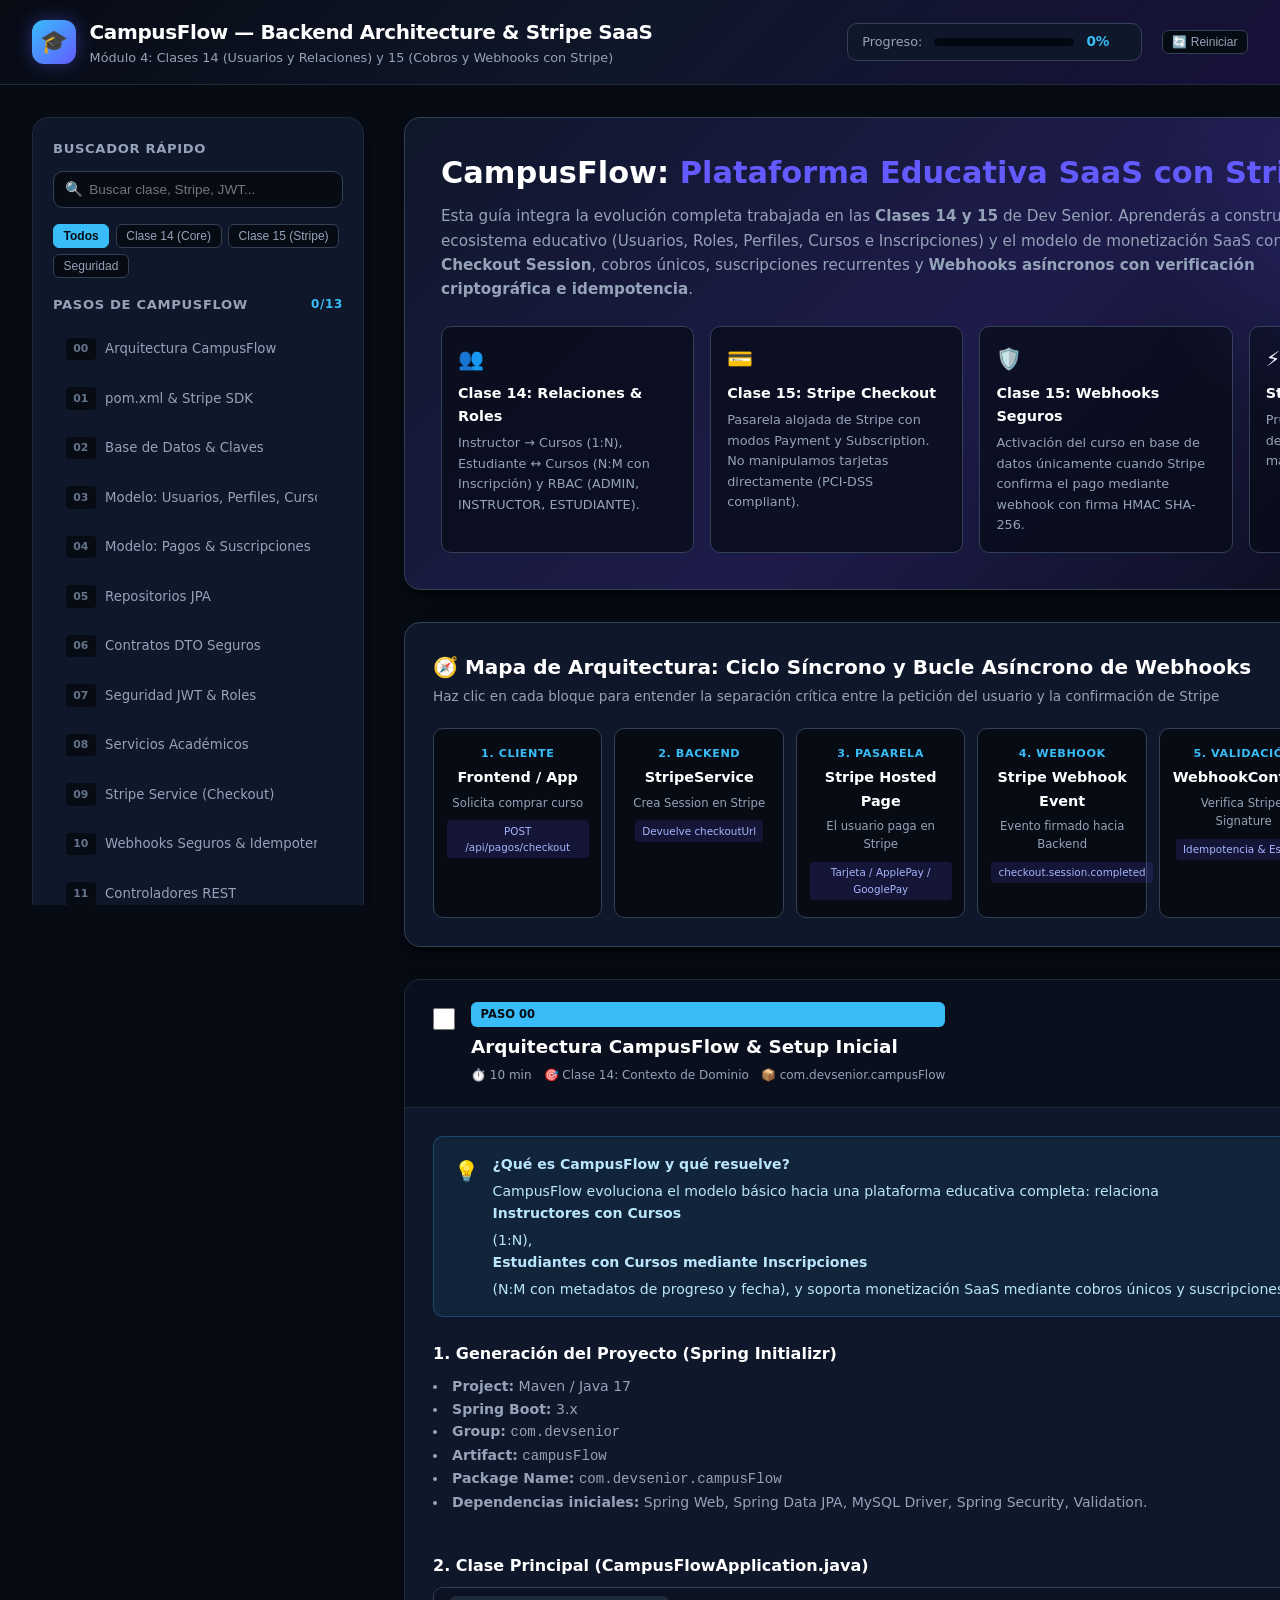
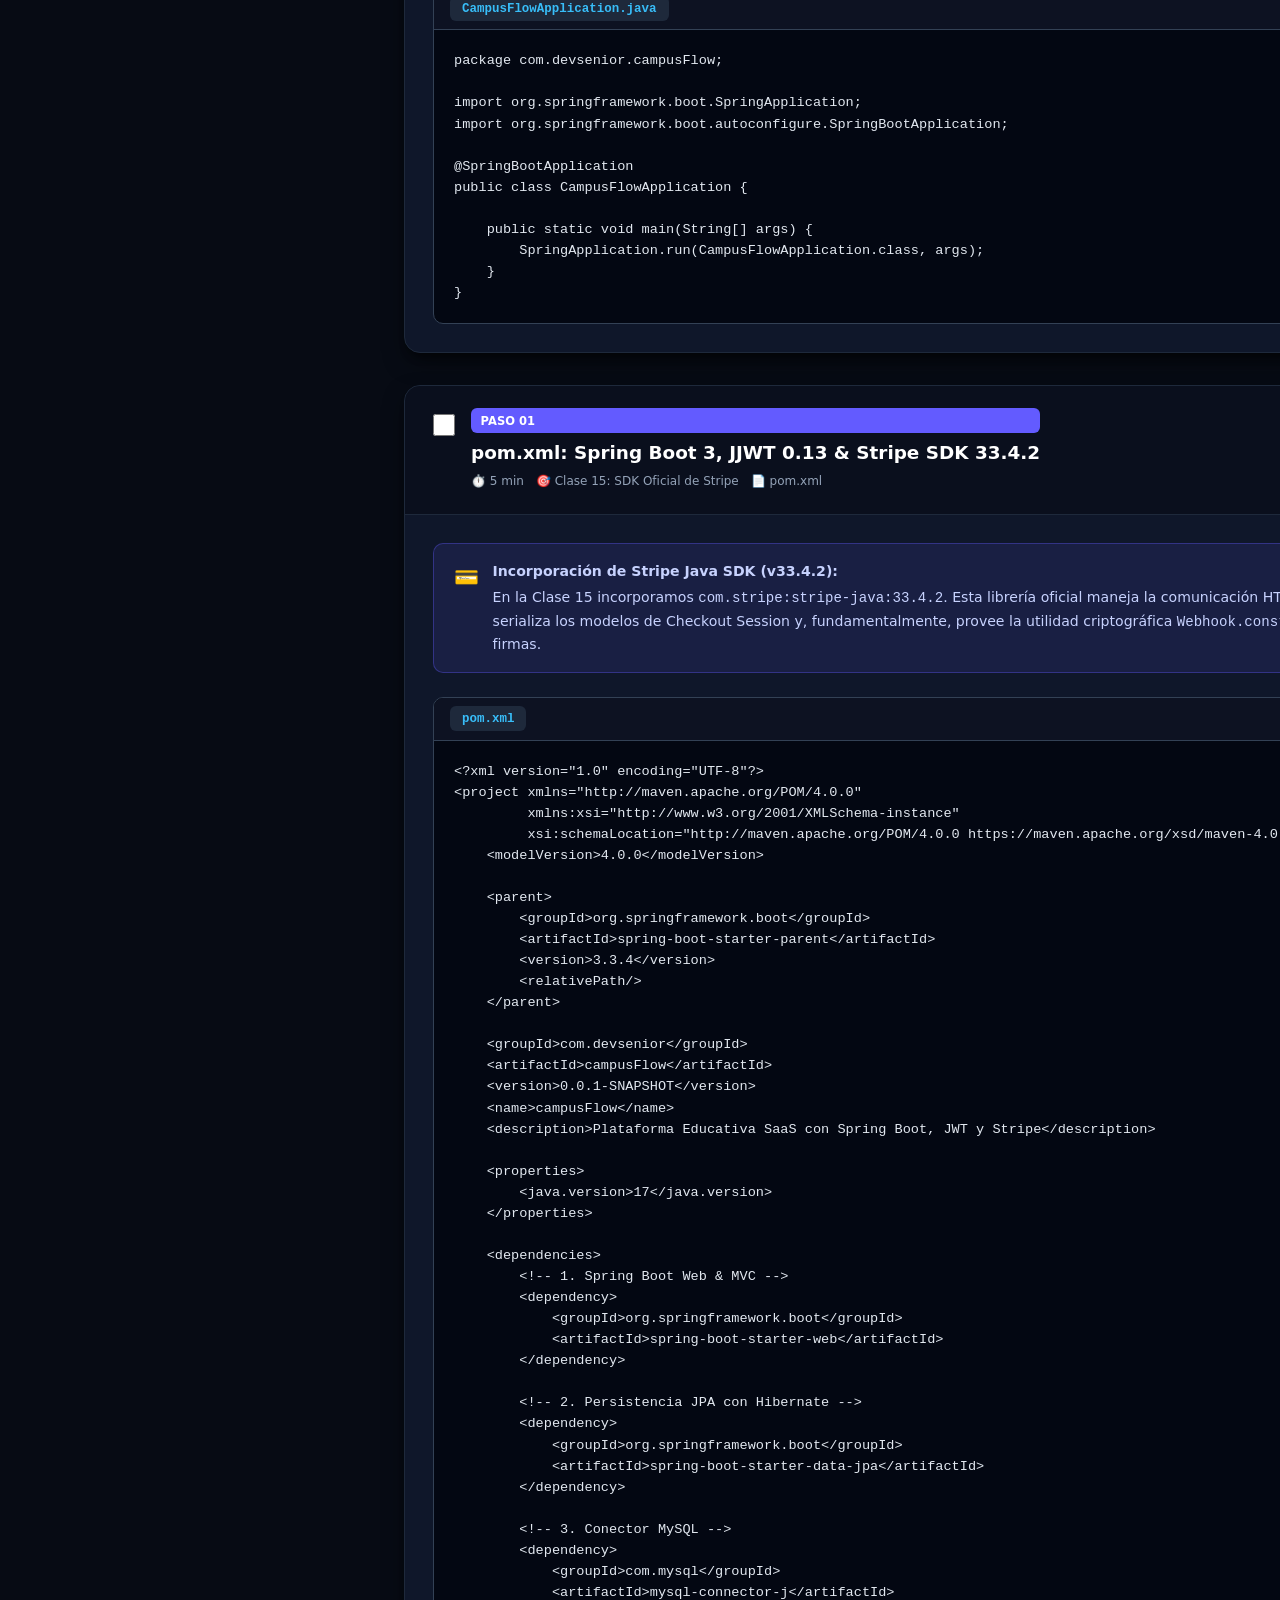
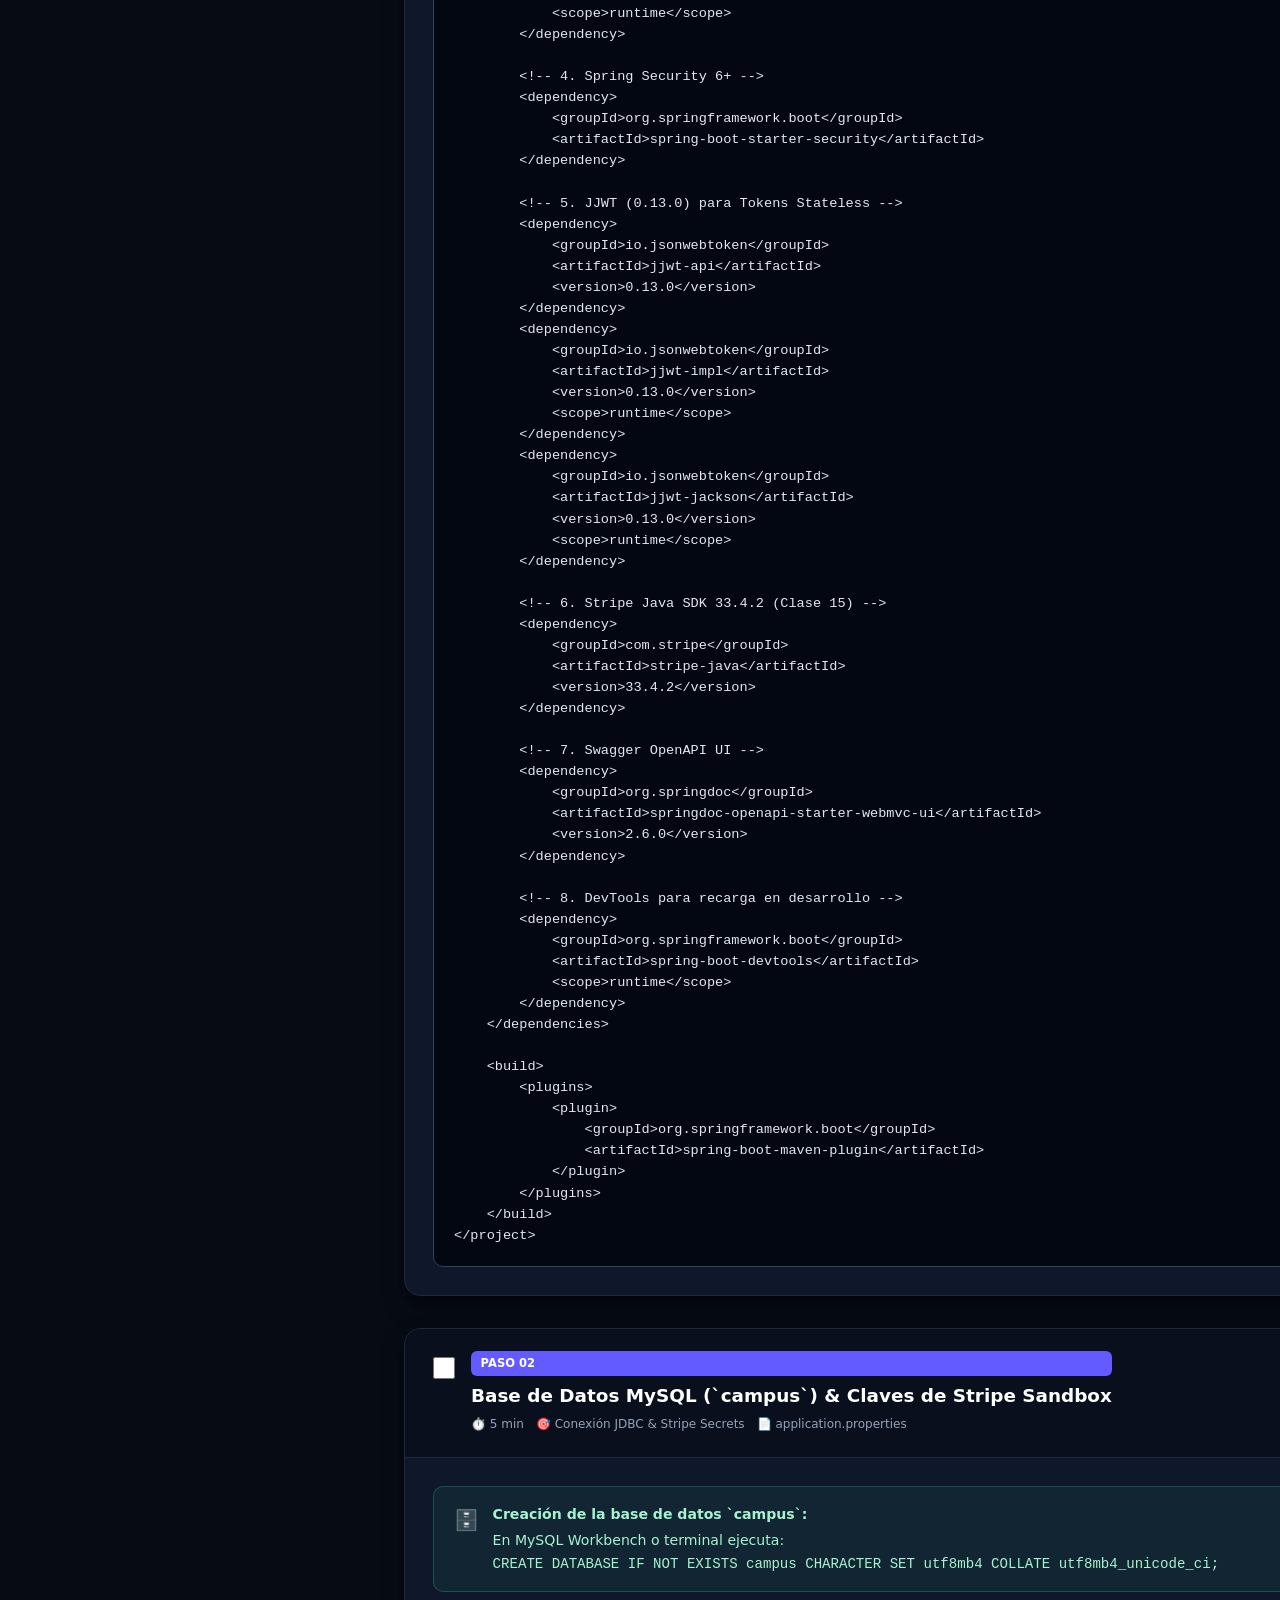
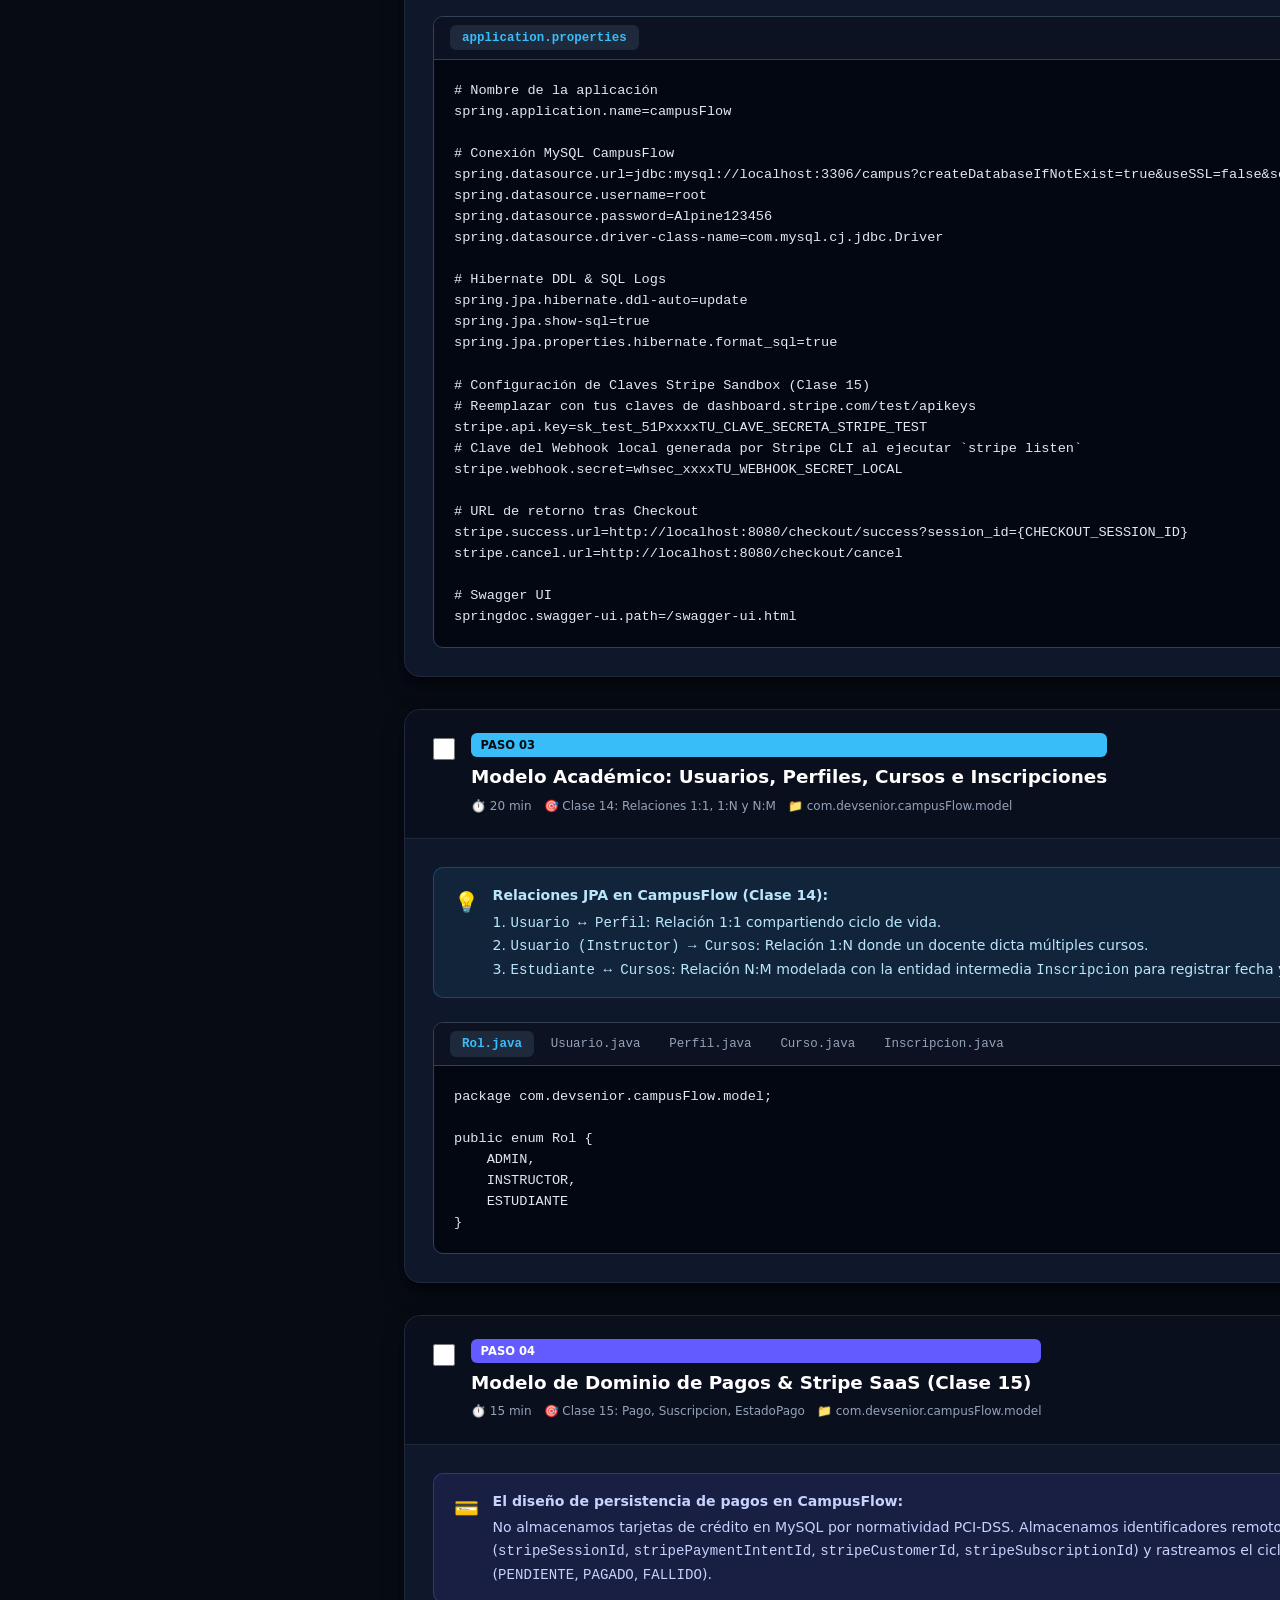
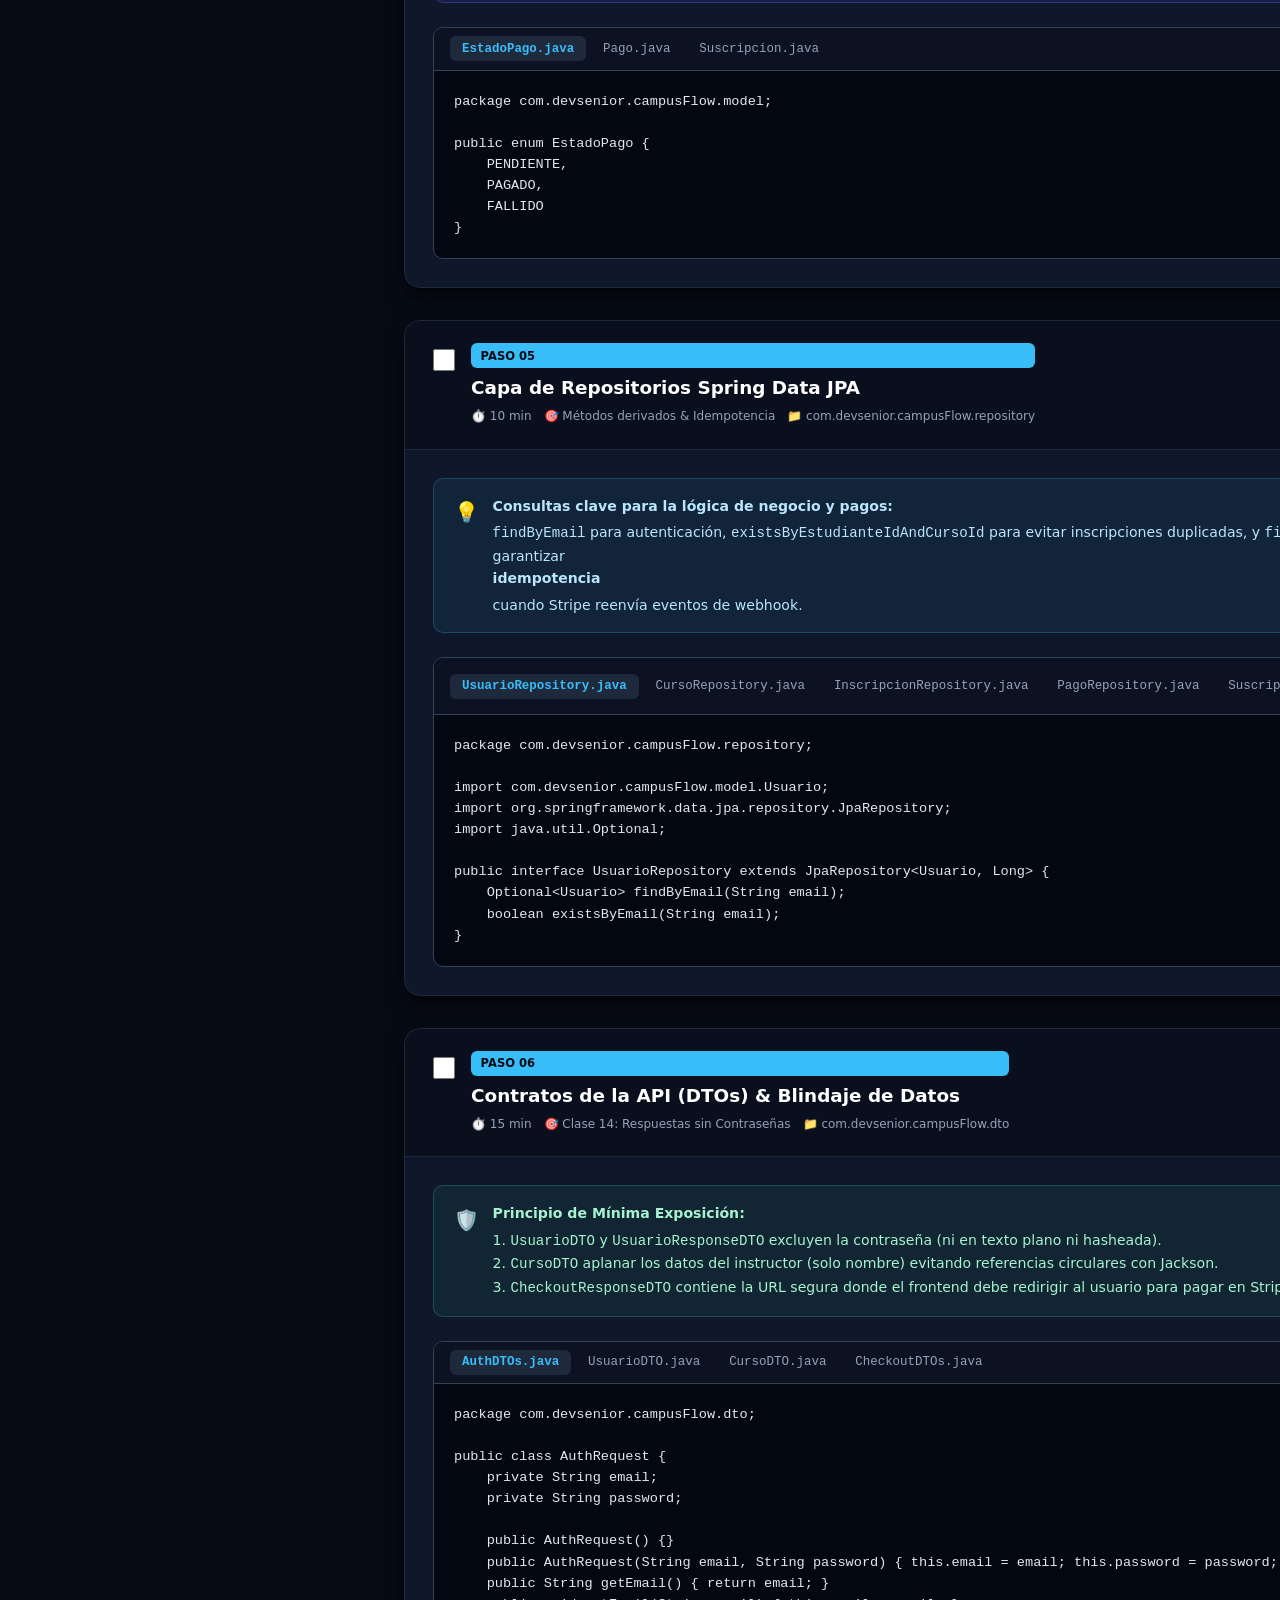
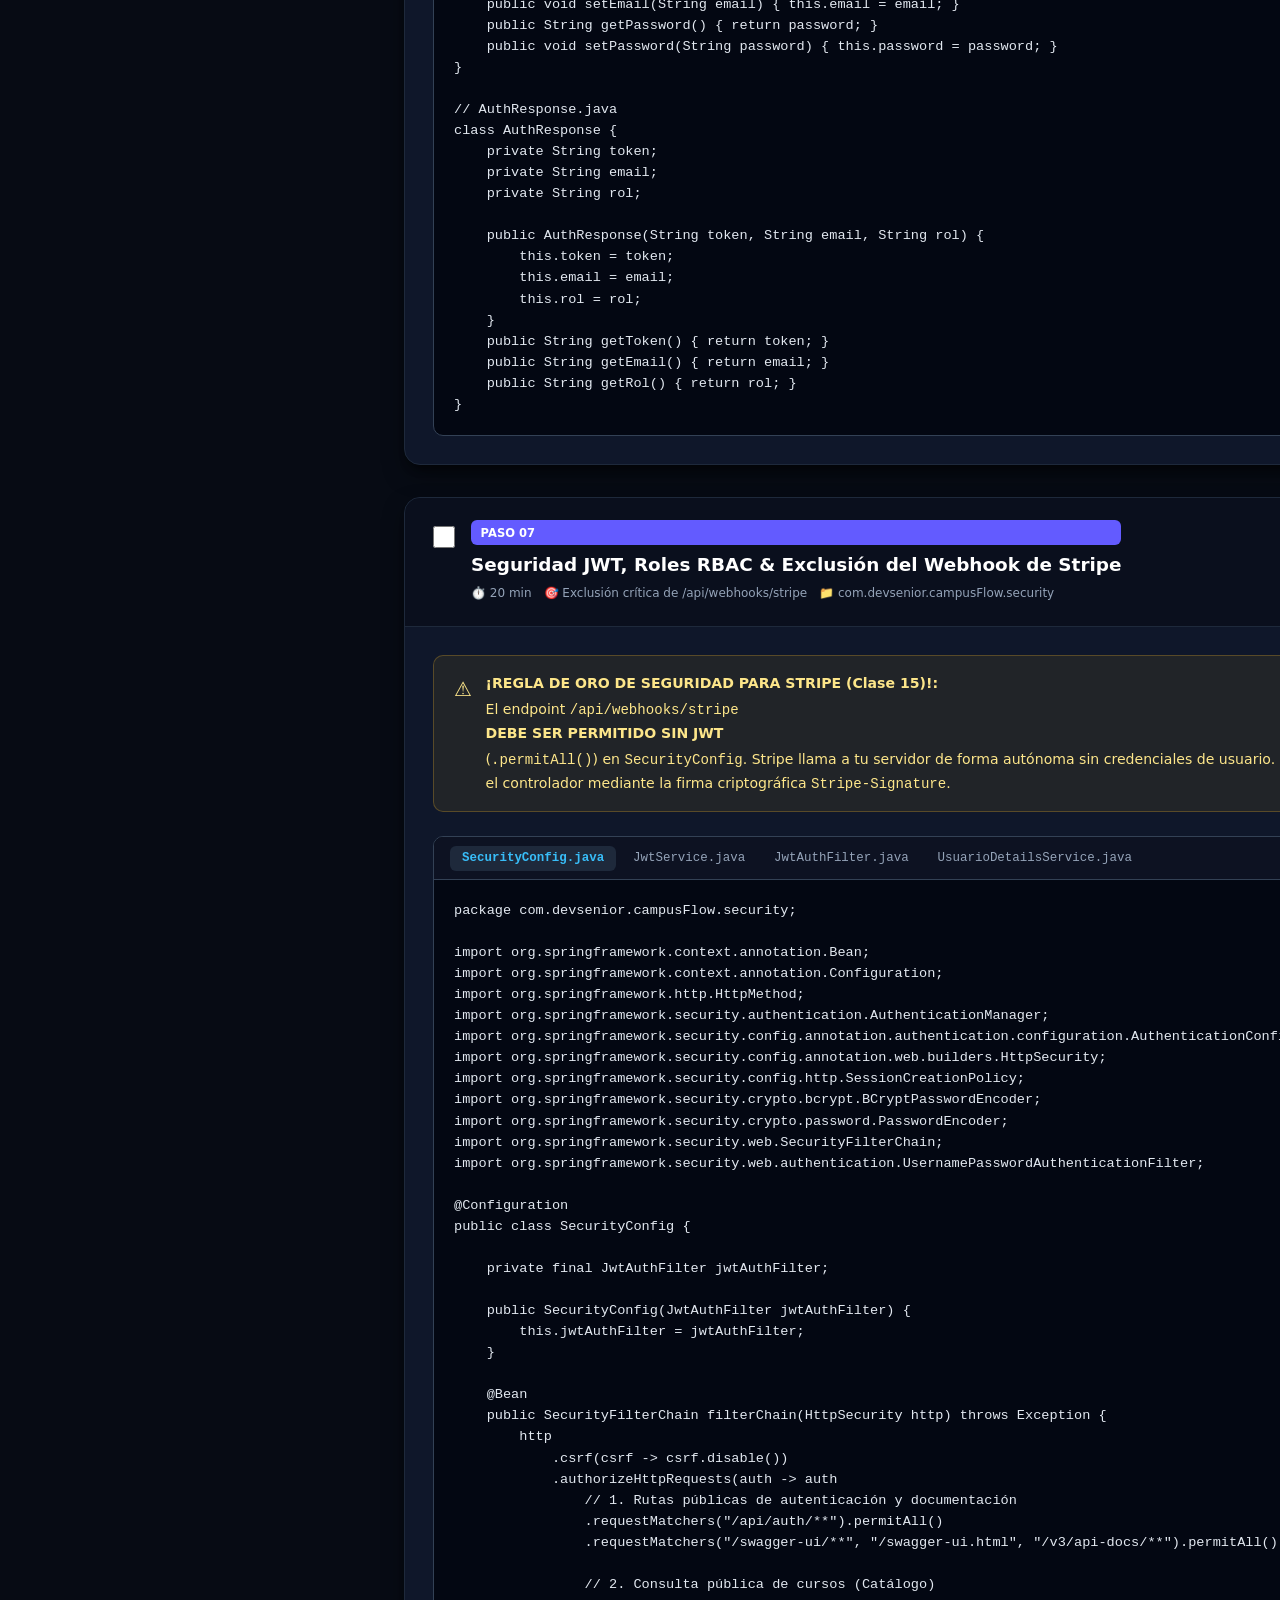
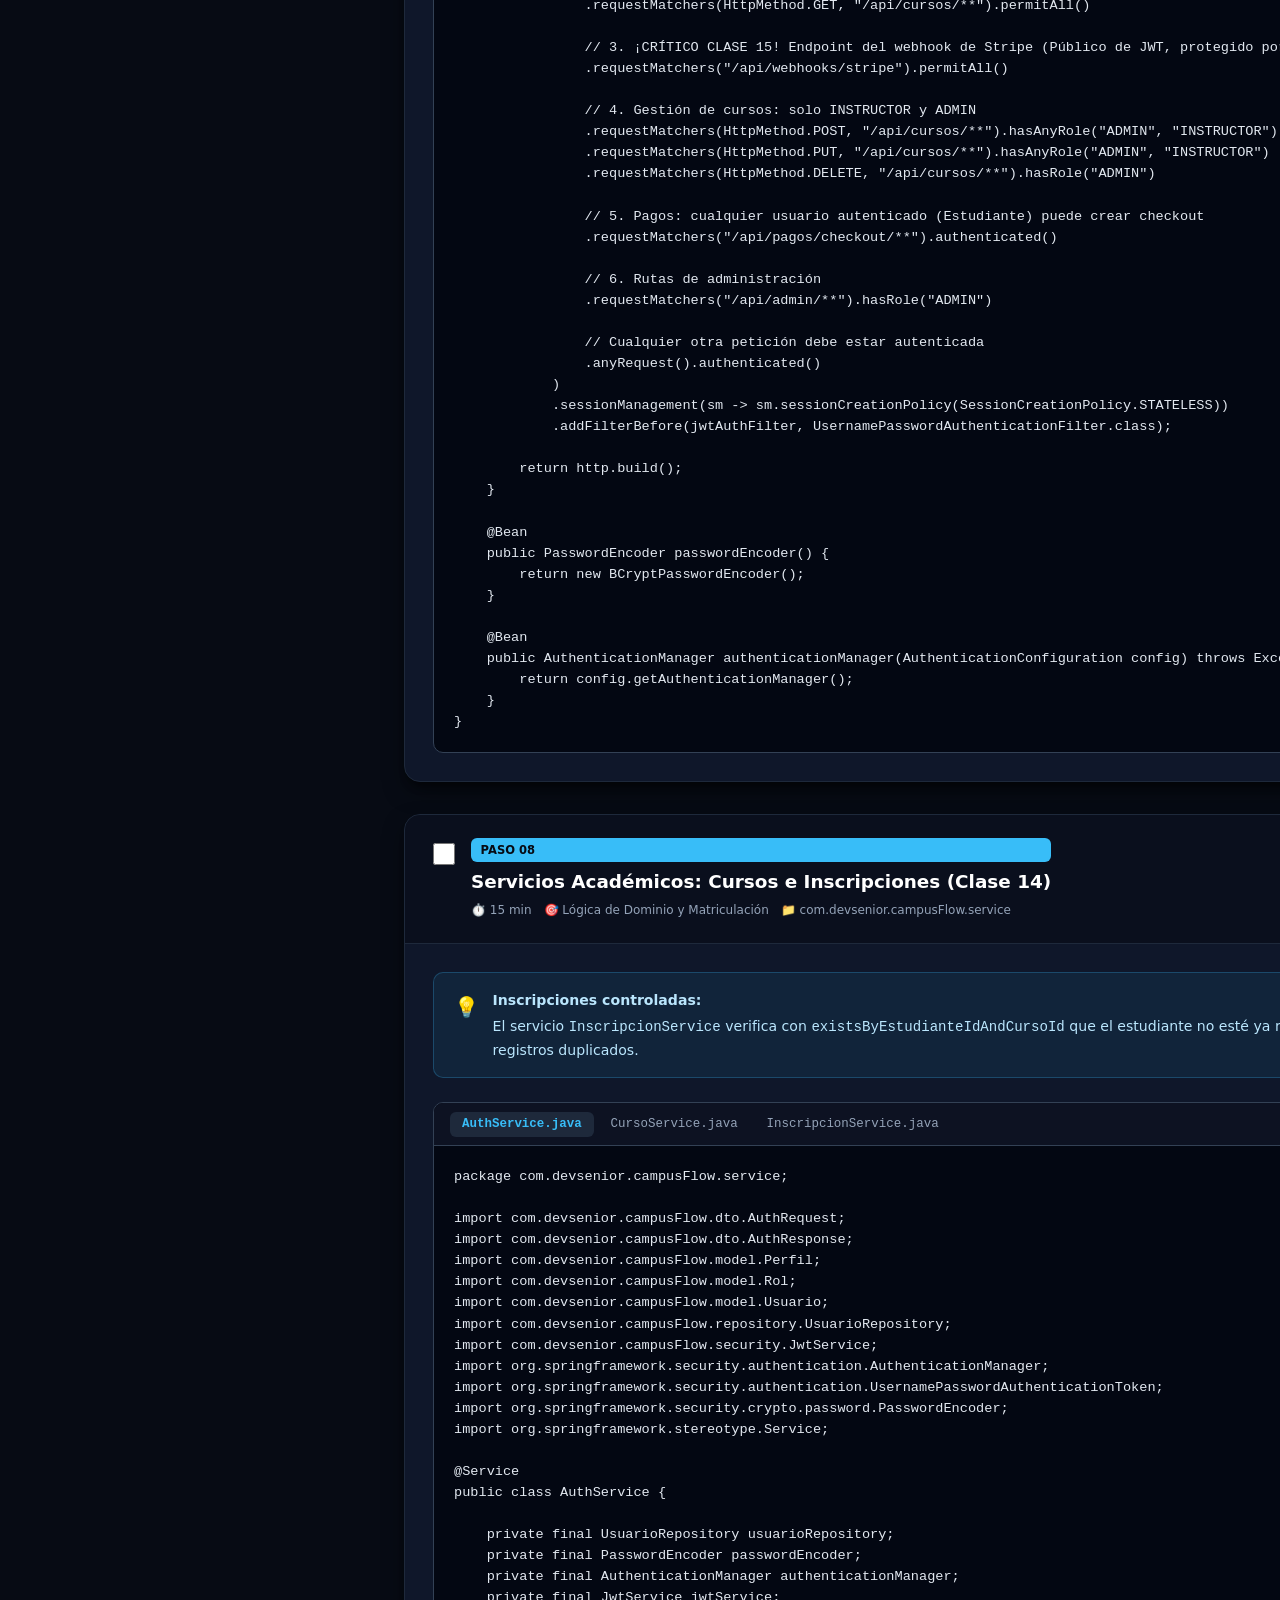
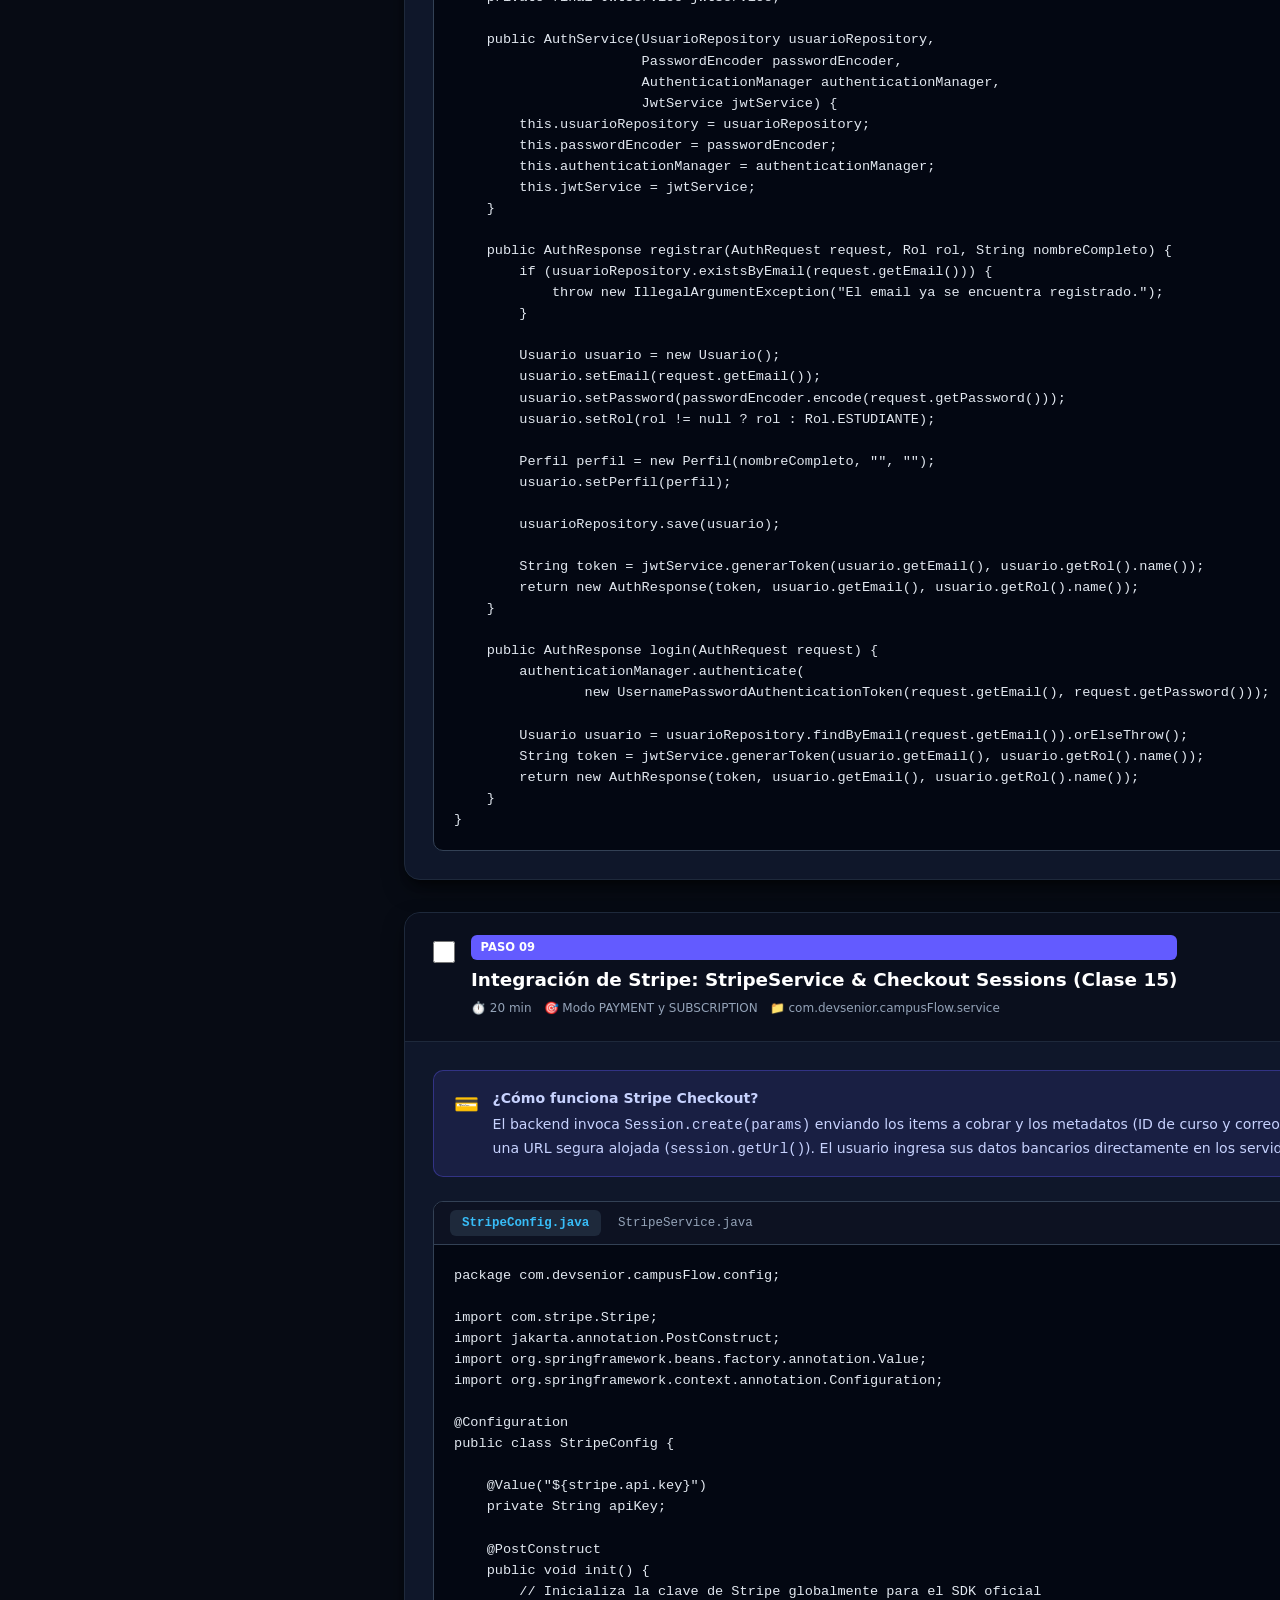
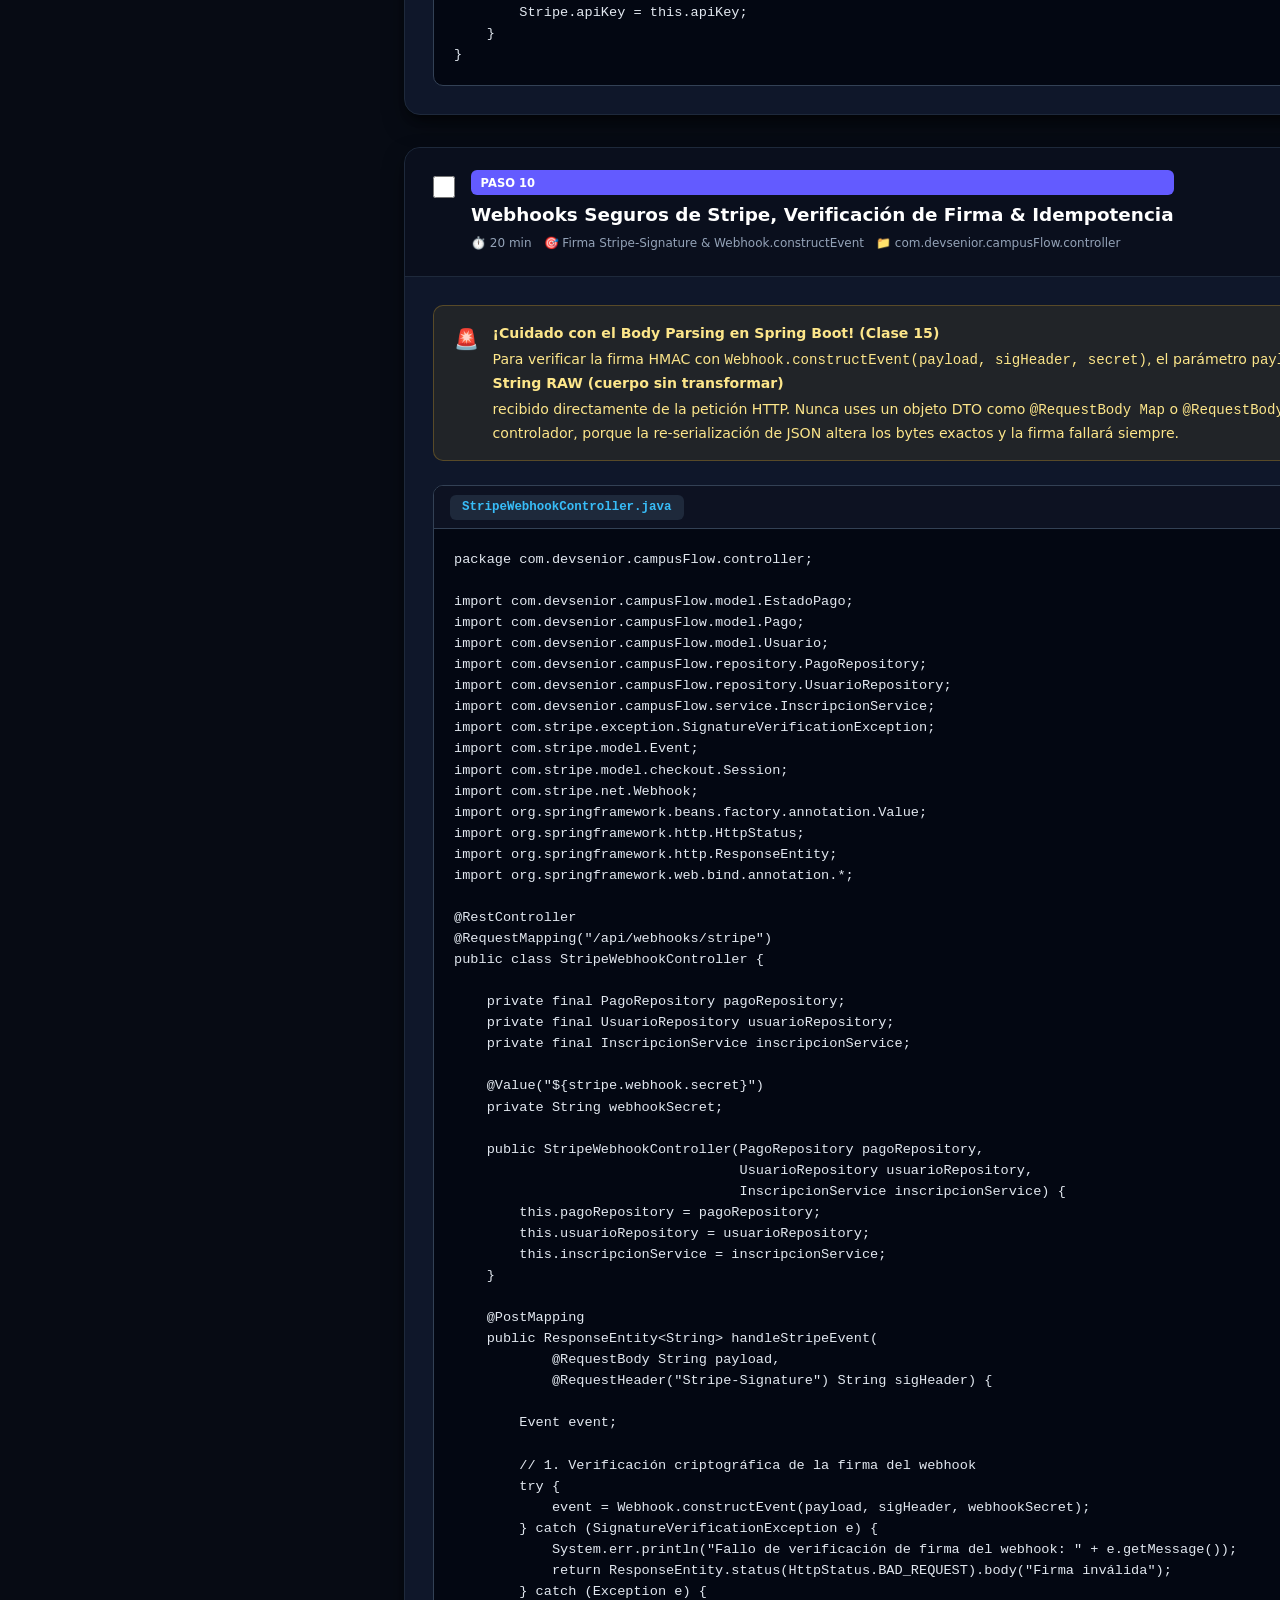
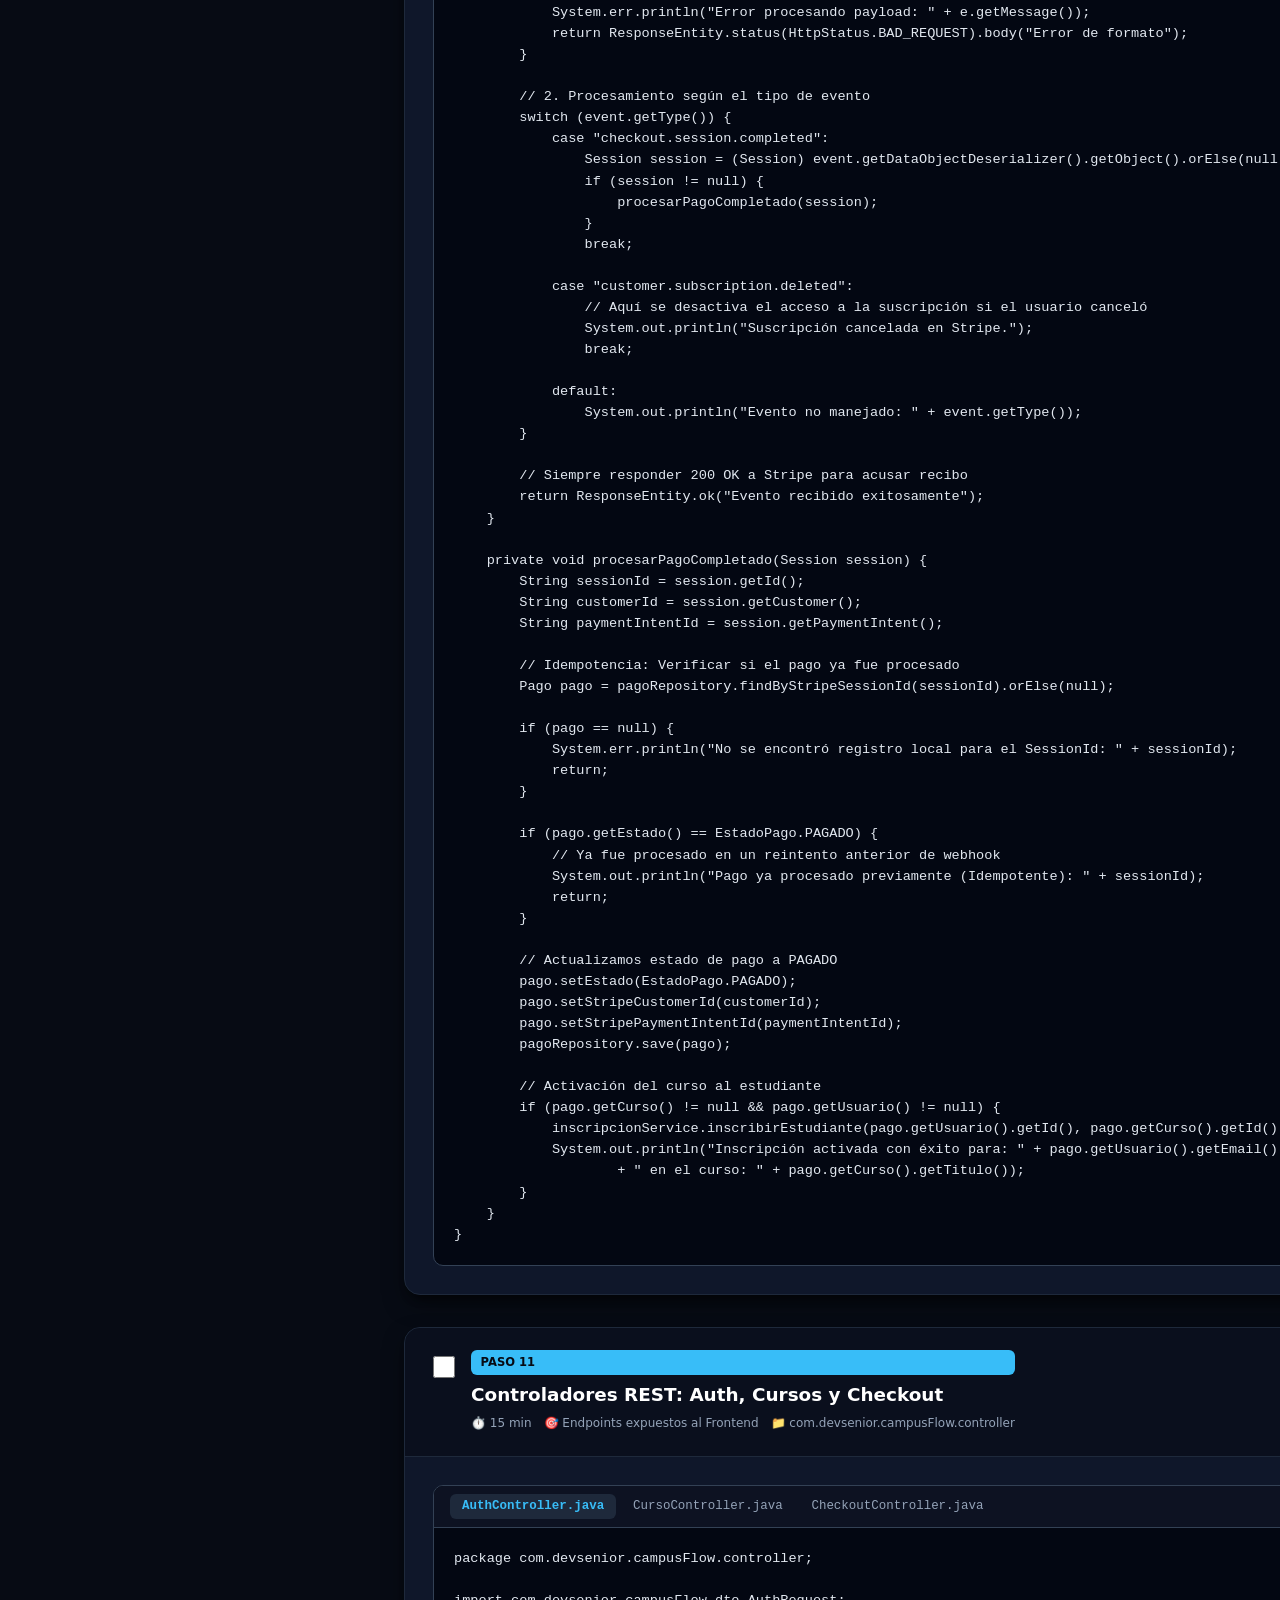
<file: Java AI Backend Developer/guia_interactiva_campusflow.html>
<!DOCTYPE html>
<html lang="es">
<head>
    <meta charset="UTF-8">
    <meta name="viewport" content="width=device-width, initial-scale=1.0">
    <title>CampusFlow — Guía Maestra Interactiva: Spring Boot 3, JWT y Pagos SaaS con Stripe</title>
    <style>
        :root {
            --bg-primary: #070b14;
            --bg-secondary: #0f172a;
            --bg-card: #1e293b;
            --bg-card-hover: #334155;
            --bg-code: #030712;
            --text-primary: #f8fafc;
            --text-secondary: #94a3b8;
            --text-muted: #64748b;
            --accent-primary: #38bdf8;
            --accent-purple: #c084fc;
            --accent-stripe: #635bff;
            --accent-green: #34d399;
            --accent-amber: #fbbf24;
            --accent-rose: #fb7185;
            --border-color: #1e293b;
            --border-highlight: #334155;
            --radius-sm: 6px;
            --radius-md: 10px;
            --radius-lg: 16px;
            --font-mono: 'JetBrains Mono', 'Fira Code', 'Cascadia Code', Menlo, Monaco, Consolas, monospace;
            --font-sans: system-ui, -apple-system, BlinkMacSystemFont, 'Segoe UI', Roboto, Oxygen, Ubuntu, Cantarell, sans-serif;
            --shadow: 0 10px 25px -5px rgba(0, 0, 0, 0.6), 0 8px 10px -6px rgba(0, 0, 0, 0.5);
        }

        * { box-sizing: border-box; margin: 0; padding: 0; }

        body {
            font-family: var(--font-sans);
            background-color: var(--bg-primary);
            color: var(--text-primary);
            line-height: 1.6;
            overflow-x: hidden;
        }

        header {
            background: linear-gradient(135deg, #070b14 0%, #0f172a 50%, #17113a 100%);
            border-bottom: 1px solid var(--border-color);
            position: sticky;
            top: 0;
            z-index: 100;
            backdrop-filter: blur(12px);
            padding: 1rem 2rem;
        }

        .header-container {
            max-width: 1440px;
            margin: 0 auto;
            display: flex;
            justify-content: space-between;
            align-items: center;
            flex-wrap: wrap;
            gap: 1rem;
        }

        .brand { display: flex; align-items: center; gap: 0.85rem; }

        .brand-icon {
            background: linear-gradient(135deg, var(--accent-primary), var(--accent-stripe));
            width: 44px;
            height: 44px;
            border-radius: 12px;
            display: flex;
            align-items: center;
            justify-content: center;
            font-size: 1.4rem;
            font-weight: bold;
            color: #fff;
            box-shadow: 0 0 18px rgba(99, 91, 255, 0.4);
        }

        .brand-text h1 {
            font-size: 1.25rem;
            font-weight: 800;
            color: #fff;
            letter-spacing: -0.02em;
        }

        .brand-text p {
            font-size: 0.8rem;
            color: var(--text-secondary);
        }

        .header-stats { display: flex; align-items: center; gap: 1.25rem; }

        .progress-box {
            display: flex;
            align-items: center;
            gap: 0.75rem;
            background: var(--bg-secondary);
            padding: 0.45rem 0.9rem;
            border-radius: var(--radius-md);
            border: 1px solid var(--border-highlight);
        }

        .progress-bar-container {
            width: 140px;
            height: 8px;
            background: #030712;
            border-radius: 4px;
            overflow: hidden;
        }

        .progress-bar-fill {
            height: 100%;
            background: linear-gradient(90deg, var(--accent-primary), var(--accent-green));
            width: 0%;
            transition: width 0.3s ease;
        }

        .progress-label {
            font-size: 0.85rem;
            font-weight: 700;
            color: var(--accent-primary);
            min-width: 40px;
        }

        .app-layout {
            max-width: 1440px;
            margin: 0 auto;
            display: grid;
            grid-template-columns: 340px 1fr;
            gap: 2rem;
            padding: 2rem;
        }

        @media (max-width: 1024px) {
            .app-layout { grid-template-columns: 1fr; }
            .sidebar { position: static !important; max-height: none !important; }
        }

        .sidebar {
            position: sticky;
            top: 5.5rem;
            max-height: calc(100vh - 7rem);
            overflow-y: auto;
            display: flex;
            flex-direction: column;
            gap: 1.25rem;
            padding-right: 0.5rem;
        }

        .sidebar::-webkit-scrollbar { width: 6px; }
        .sidebar::-webkit-scrollbar-thumb { background: var(--border-highlight); border-radius: 3px; }

        .sidebar-card {
            background: var(--bg-secondary);
            border: 1px solid var(--border-color);
            border-radius: var(--radius-lg);
            padding: 1.25rem;
            box-shadow: var(--shadow);
        }

        .sidebar-title {
            font-size: 0.82rem;
            font-weight: 700;
            text-transform: uppercase;
            letter-spacing: 0.05em;
            color: var(--text-secondary);
            margin-bottom: 0.75rem;
            display: flex;
            align-items: center;
            justify-content: space-between;
        }

        .search-box { position: relative; margin-bottom: 1rem; }

        .search-input {
            width: 100%;
            background: var(--bg-primary);
            border: 1px solid var(--border-highlight);
            color: var(--text-primary);
            padding: 0.6rem 0.8rem 0.6rem 2.2rem;
            border-radius: var(--radius-md);
            font-size: 0.85rem;
            outline: none;
            transition: all 0.2s;
        }

        .search-input:focus {
            border-color: var(--accent-primary);
            box-shadow: 0 0 0 2px rgba(56, 189, 248, 0.25);
        }

        .search-icon {
            position: absolute;
            left: 0.75rem;
            top: 50%;
            transform: translateY(-50%);
            color: var(--text-muted);
            font-size: 0.9rem;
        }

        .filter-tags { display: flex; flex-wrap: wrap; gap: 0.4rem; margin-bottom: 1rem; }

        .tag-btn {
            background: var(--bg-primary);
            border: 1px solid var(--border-highlight);
            color: var(--text-secondary);
            font-size: 0.75rem;
            padding: 0.25rem 0.6rem;
            border-radius: var(--radius-sm);
            cursor: pointer;
            transition: all 0.2s;
        }

        .tag-btn:hover, .tag-btn.active {
            background: var(--accent-primary);
            color: #070b14;
            border-color: var(--accent-primary);
            font-weight: 700;
        }

        .nav-list { list-style: none; display: flex; flex-direction: column; gap: 0.35rem; }

        .nav-item {
            display: flex;
            align-items: center;
            justify-content: space-between;
            padding: 0.55rem 0.75rem;
            border-radius: var(--radius-md);
            color: var(--text-secondary);
            text-decoration: none;
            font-size: 0.83rem;
            transition: all 0.2s;
            border: 1px solid transparent;
        }

        .nav-item:hover {
            background: var(--bg-primary);
            color: var(--text-primary);
            border-color: var(--border-highlight);
        }

        .nav-item.active {
            background: rgba(56, 189, 248, 0.1);
            color: var(--accent-primary);
            border-color: rgba(56, 189, 248, 0.3);
            font-weight: 600;
        }

        .nav-item-left {
            display: flex;
            align-items: center;
            gap: 0.6rem;
            overflow: hidden;
            text-overflow: ellipsis;
            white-space: nowrap;
        }

        .nav-badge {
            font-size: 0.68rem;
            font-weight: 700;
            padding: 0.15rem 0.45rem;
            border-radius: 4px;
            background: var(--bg-primary);
            color: var(--text-muted);
        }

        .nav-item.active .nav-badge {
            background: var(--accent-primary);
            color: #070b14;
        }

        .nav-check {
            color: var(--accent-green);
            font-size: 0.95rem;
            opacity: 0;
            transition: opacity 0.2s;
        }

        .nav-check.completed { opacity: 1; }

        .content-area { display: flex; flex-direction: column; gap: 2rem; }

        .hero-banner {
            background: linear-gradient(135deg, #0f172a 0%, #1e1b4b 50%, #070b14 100%);
            border: 1px solid var(--border-highlight);
            border-radius: var(--radius-lg);
            padding: 2.25rem;
            box-shadow: var(--shadow);
            position: relative;
            overflow: hidden;
        }

        .hero-banner::before {
            content: '';
            position: absolute;
            top: -30%;
            right: -10%;
            width: 500px;
            height: 500px;
            background: radial-gradient(circle, rgba(99, 91, 255, 0.2) 0%, transparent 70%);
            pointer-events: none;
        }

        .hero-title {
            font-size: 1.9rem;
            font-weight: 800;
            color: #fff;
            margin-bottom: 0.75rem;
            line-height: 1.25;
        }

        .hero-title em {
            color: var(--accent-stripe);
            font-style: normal;
        }

        .hero-subtitle {
            font-size: 0.95rem;
            color: var(--text-secondary);
            margin-bottom: 1.5rem;
            max-width: 920px;
        }

        .hero-features {
            display: grid;
            grid-template-columns: repeat(auto-fit, minmax(200px, 1fr));
            gap: 1rem;
            margin-top: 1.5rem;
        }

        .feature-box {
            background: rgba(7, 11, 20, 0.7);
            border: 1px solid var(--border-highlight);
            border-radius: var(--radius-md);
            padding: 1rem;
            display: flex;
            flex-direction: column;
            gap: 0.35rem;
        }

        .feature-box .icon { font-size: 1.3rem; }
        .feature-box .title { font-size: 0.9rem; font-weight: 700; color: #fff; }
        .feature-box .desc { font-size: 0.8rem; color: var(--text-secondary); }

        .arch-section {
            background: var(--bg-secondary);
            border: 1px solid var(--border-highlight);
            border-radius: var(--radius-lg);
            padding: 1.75rem;
            box-shadow: var(--shadow);
        }

        .section-header {
            display: flex;
            justify-content: space-between;
            align-items: center;
            margin-bottom: 1.25rem;
            flex-wrap: wrap;
            gap: 0.5rem;
        }

        .section-title {
            font-size: 1.25rem;
            font-weight: 700;
            color: #fff;
            display: flex;
            align-items: center;
            gap: 0.6rem;
        }

        .section-subtitle {
            font-size: 0.85rem;
            color: var(--text-secondary);
            margin-top: 0.2rem;
        }

        .arch-diagram {
            display: grid;
            grid-template-columns: repeat(auto-fit, minmax(150px, 1fr));
            gap: 0.75rem;
            margin-top: 1rem;
        }

        .arch-node {
            background: var(--bg-primary);
            border: 1px solid var(--border-highlight);
            border-radius: var(--radius-md);
            padding: 1rem 0.8rem;
            text-align: center;
            position: relative;
            transition: all 0.2s;
            cursor: pointer;
        }

        .arch-node:hover, .arch-node.selected {
            border-color: var(--accent-stripe);
            box-shadow: 0 0 15px rgba(99, 91, 255, 0.3);
            transform: translateY(-2px);
        }

        .arch-node-step {
            font-size: 0.7rem;
            font-weight: 700;
            color: var(--accent-primary);
            text-transform: uppercase;
            letter-spacing: 0.05em;
            margin-bottom: 0.25rem;
        }

        .arch-node-name {
            font-size: 0.9rem;
            font-weight: 700;
            color: #fff;
            margin-bottom: 0.25rem;
        }

        .arch-node-desc { font-size: 0.73rem; color: var(--text-secondary); }

        .arch-node-badge {
            display: inline-block;
            margin-top: 0.5rem;
            font-size: 0.65rem;
            padding: 0.15rem 0.45rem;
            border-radius: 4px;
            background: rgba(99, 91, 255, 0.15);
            color: #a5b4fc;
        }

        .arch-detail-box {
            background: var(--bg-primary);
            border: 1px solid var(--border-highlight);
            border-radius: var(--radius-md);
            padding: 1.25rem;
            margin-top: 1rem;
            display: none;
            animation: fadeIn 0.25s ease-in-out;
        }

        .arch-detail-box.show { display: block; }

        .step-card {
            background: var(--bg-secondary);
            border: 1px solid var(--border-color);
            border-radius: var(--radius-lg);
            box-shadow: var(--shadow);
            overflow: hidden;
            transition: border-color 0.2s;
        }

        .step-card:hover { border-color: var(--border-highlight); }

        .step-header {
            padding: 1.4rem 1.75rem;
            background: rgba(7, 11, 20, 0.6);
            border-bottom: 1px solid var(--border-color);
            display: flex;
            justify-content: space-between;
            align-items: flex-start;
            gap: 1rem;
            cursor: pointer;
        }

        .step-header-left { display: flex; align-items: flex-start; gap: 1rem; }

        .step-checkbox {
            margin-top: 0.35rem;
            width: 22px;
            height: 22px;
            accent-color: var(--accent-green);
            cursor: pointer;
        }

        .step-badge {
            background: var(--accent-primary);
            color: #070b14;
            font-size: 0.72rem;
            font-weight: 800;
            padding: 0.2rem 0.6rem;
            border-radius: var(--radius-sm);
            text-transform: uppercase;
        }

        .step-badge-stripe {
            background: var(--accent-stripe);
            color: #fff;
        }

        .step-title-area { display: flex; flex-direction: column; gap: 0.3rem; }

        .step-title { font-size: 1.15rem; font-weight: 700; color: #fff; }

        .step-meta { display: flex; gap: 0.75rem; align-items: center; flex-wrap: wrap; }

        .meta-tag {
            font-size: 0.75rem;
            color: var(--text-secondary);
            display: flex;
            align-items: center;
            gap: 0.3rem;
        }

        .step-header-actions { display: flex; align-items: center; gap: 0.5rem; }

        .toggle-btn {
            background: transparent;
            border: none;
            color: var(--text-secondary);
            font-size: 1.25rem;
            cursor: pointer;
            padding: 0.25rem;
            transition: transform 0.2s;
        }

        .toggle-btn.collapsed { transform: rotate(-90deg); }

        .step-body {
            padding: 1.75rem;
            display: flex;
            flex-direction: column;
            gap: 1.5rem;
        }

        .step-body.hidden { display: none; }

        .callout {
            border-radius: var(--radius-md);
            padding: 1rem 1.25rem;
            font-size: 0.88rem;
            display: flex;
            gap: 0.85rem;
            align-items: flex-start;
        }

        .callout-why {
            background: rgba(56, 189, 248, 0.08);
            border: 1px solid rgba(56, 189, 248, 0.25);
            color: #bae6fd;
        }

        .callout-tip {
            background: rgba(52, 211, 153, 0.08);
            border: 1px solid rgba(52, 211, 153, 0.25);
            color: #a7f3d0;
        }

        .callout-stripe {
            background: rgba(99, 91, 255, 0.12);
            border: 1px solid rgba(99, 91, 255, 0.35);
            color: #c7d2fe;
        }

        .callout-warning {
            background: rgba(251, 191, 36, 0.08);
            border: 1px solid rgba(251, 191, 36, 0.25);
            color: #fde68a;
        }

        .callout-icon { font-size: 1.25rem; flex-shrink: 0; margin-top: 0.1rem; }

        .callout-content strong {
            display: block;
            margin-bottom: 0.25rem;
            font-weight: 700;
        }

        .code-container {
            background: var(--bg-code);
            border: 1px solid var(--border-highlight);
            border-radius: var(--radius-md);
            overflow: hidden;
        }

        .code-header {
            background: #0d1222;
            padding: 0.5rem 1rem;
            display: flex;
            justify-content: space-between;
            align-items: center;
            border-bottom: 1px solid var(--border-highlight);
        }

        .code-tabs { display: flex; gap: 0.3rem; overflow-x: auto; }

        .code-tab {
            background: transparent;
            border: none;
            color: var(--text-secondary);
            font-family: var(--font-mono);
            font-size: 0.78rem;
            padding: 0.35rem 0.75rem;
            border-radius: var(--radius-sm);
            cursor: pointer;
            transition: all 0.2s;
        }

        .code-tab:hover { color: var(--text-primary); background: rgba(255, 255, 255, 0.05); }

        .code-tab.active {
            background: var(--bg-card);
            color: var(--accent-primary);
            font-weight: 700;
        }

        .code-actions { display: flex; align-items: center; gap: 0.5rem; }

        .copy-btn {
            background: rgba(255, 255, 255, 0.07);
            border: 1px solid var(--border-highlight);
            color: var(--text-secondary);
            font-size: 0.75rem;
            padding: 0.3rem 0.65rem;
            border-radius: var(--radius-sm);
            cursor: pointer;
            display: flex;
            align-items: center;
            gap: 0.35rem;
            transition: all 0.2s;
        }

        .copy-btn:hover {
            background: var(--accent-primary);
            color: #070b14;
            border-color: var(--accent-primary);
            font-weight: 700;
        }

        .copy-btn.copied {
            background: var(--accent-green);
            color: #070b14;
            border-color: var(--accent-green);
            font-weight: 700;
        }

        pre {
            padding: 1.25rem;
            overflow-x: auto;
            font-family: var(--font-mono);
            font-size: 0.85rem;
            line-height: 1.55;
            color: #e2e8f0;
        }

        .code-content { display: none; }
        .code-content.active { display: block; }

        .api-simulator {
            background: var(--bg-secondary);
            border: 1px solid var(--border-highlight);
            border-radius: var(--radius-lg);
            padding: 1.75rem;
            box-shadow: var(--shadow);
        }

        .sim-grid {
            display: grid;
            grid-template-columns: 1fr 1fr;
            gap: 1.5rem;
            margin-top: 1rem;
        }

        @media (max-width: 850px) { .sim-grid { grid-template-columns: 1fr; } }

        .sim-panel {
            background: var(--bg-primary);
            border: 1px solid var(--border-highlight);
            border-radius: var(--radius-md);
            padding: 1.25rem;
            display: flex;
            flex-direction: column;
            gap: 1rem;
        }

        .sim-title {
            font-size: 0.9rem;
            font-weight: 700;
            color: #fff;
            display: flex;
            justify-content: space-between;
            align-items: center;
        }

        .endpoint-selector {
            width: 100%;
            background: var(--bg-secondary);
            border: 1px solid var(--border-highlight);
            color: #fff;
            padding: 0.6rem 0.75rem;
            border-radius: var(--radius-sm);
            font-size: 0.85rem;
            outline: none;
        }

        .method-badge {
            padding: 0.2rem 0.5rem;
            border-radius: 4px;
            font-size: 0.75rem;
            font-weight: 700;
            font-family: var(--font-mono);
        }
        .method-get { background: rgba(56, 189, 248, 0.2); color: var(--accent-primary); }
        .method-post { background: rgba(52, 211, 153, 0.2); color: var(--accent-green); }
        .method-stripe { background: rgba(99, 91, 255, 0.25); color: #a5b4fc; }

        .btn-run {
            background: linear-gradient(135deg, var(--accent-stripe), #4338ca);
            color: #fff;
            border: none;
            font-weight: 700;
            padding: 0.65rem 1.25rem;
            border-radius: var(--radius-sm);
            cursor: pointer;
            transition: opacity 0.2s;
            display: flex;
            align-items: center;
            justify-content: center;
            gap: 0.5rem;
        }

        .btn-run:hover { opacity: 0.9; }

        .faq-item {
            background: var(--bg-primary);
            border: 1px solid var(--border-highlight);
            border-radius: var(--radius-md);
            margin-bottom: 0.75rem;
            overflow: hidden;
        }

        .faq-question {
            padding: 1rem 1.25rem;
            font-weight: 600;
            font-size: 0.92rem;
            color: #fff;
            cursor: pointer;
            display: flex;
            justify-content: space-between;
            align-items: center;
        }

        .faq-answer {
            padding: 0 1.25rem 1.25rem 1.25rem;
            font-size: 0.85rem;
            color: var(--text-secondary);
            display: none;
            border-top: 1px solid rgba(255, 255, 255, 0.05);
            padding-top: 1rem;
        }

        .faq-item.open .faq-answer { display: block; }

        footer {
            border-top: 1px solid var(--border-color);
            padding: 2.5rem 2rem;
            text-align: center;
            color: var(--text-muted);
            font-size: 0.85rem;
            margin-top: 4rem;
            background: #030712;
        }

        @keyframes fadeIn {
            from { opacity: 0; transform: translateY(6px); }
            to { opacity: 1; transform: translateY(0); }
        }
    </style>
</head>
<body>

    <header>
        <div class="header-container">
            <div class="brand">
                <div class="brand-icon">🎓</div>
                <div class="brand-text">
                    <h1>CampusFlow — Backend Architecture & Stripe SaaS</h1>
                    <p>Módulo 4: Clases 14 (Usuarios y Relaciones) y 15 (Cobros y Webhooks con Stripe)</p>
                </div>
            </div>
            <div class="header-stats">
                <div class="progress-box">
                    <span style="font-size: 0.8rem; color: var(--text-secondary);">Progreso:</span>
                    <div class="progress-bar-container">
                        <div class="progress-bar-fill" id="overallProgressBar"></div>
                    </div>
                    <span class="progress-label" id="progressPercentage">0%</span>
                </div>
                <button class="tag-btn" onclick="resetProgress()" title="Reiniciar avance">🔄 Reiniciar</button>
            </div>
        </div>
    </header>

    <div class="app-layout">
        <!-- Sidebar Navigation -->
        <aside class="sidebar">
            <div class="sidebar-card">
                <div class="sidebar-title">
                    <span>Buscador Rápido</span>
                </div>
                <div class="search-box">
                    <span class="search-icon">🔍</span>
                    <input type="text" id="searchInput" class="search-input" placeholder="Buscar clase, Stripe, JWT..." onkeyup="filterSteps()">
                </div>
                <div class="filter-tags">
                    <button class="tag-btn active" onclick="filterByTag('all', this)">Todos</button>
                    <button class="tag-btn" onclick="filterByTag('c14', this)">Clase 14 (Core)</button>
                    <button class="tag-btn" onclick="filterByTag('c15', this)">Clase 15 (Stripe)</button>
                    <button class="tag-btn" onclick="filterByTag('security', this)">Seguridad</button>
                </div>

                <div class="sidebar-title" style="margin-top: 1rem;">
                    <span>Pasos de CampusFlow</span>
                    <span id="stepsCount" style="font-size: 0.75rem; color: var(--accent-primary);">0/13</span>
                </div>
                <ul class="nav-list" id="navList">
                    <li><a href="#paso-0" class="nav-item" data-tag="c14"><span class="nav-item-left"><span class="nav-badge">00</span> Arquitectura CampusFlow</span><span class="nav-check" id="check-nav-0">✓</span></a></li>
                    <li><a href="#paso-1" class="nav-item" data-tag="c14 c15"><span class="nav-item-left"><span class="nav-badge">01</span> pom.xml & Stripe SDK</span><span class="nav-check" id="check-nav-1">✓</span></a></li>
                    <li><a href="#paso-2" class="nav-item" data-tag="c14 c15"><span class="nav-item-left"><span class="nav-badge">02</span> Base de Datos & Claves</span><span class="nav-check" id="check-nav-2">✓</span></a></li>
                    <li><a href="#paso-3" class="nav-item" data-tag="c14"><span class="nav-item-left"><span class="nav-badge">03</span> Modelo: Usuarios, Perfiles, Cursos</span><span class="nav-check" id="check-nav-3">✓</span></a></li>
                    <li><a href="#paso-4" class="nav-item" data-tag="c15"><span class="nav-item-left"><span class="nav-badge">04</span> Modelo: Pagos & Suscripciones</span><span class="nav-check" id="check-nav-4">✓</span></a></li>
                    <li><a href="#paso-5" class="nav-item" data-tag="c14 c15"><span class="nav-item-left"><span class="nav-badge">05</span> Repositorios JPA</span><span class="nav-check" id="check-nav-5">✓</span></a></li>
                    <li><a href="#paso-6" class="nav-item" data-tag="c14 c15"><span class="nav-item-left"><span class="nav-badge">06</span> Contratos DTO Seguros</span><span class="nav-check" id="check-nav-6">✓</span></a></li>
                    <li><a href="#paso-7" class="nav-item" data-tag="security c14"><span class="nav-item-left"><span class="nav-badge">07</span> Seguridad JWT & Roles</span><span class="nav-check" id="check-nav-7">✓</span></a></li>
                    <li><a href="#paso-8" class="nav-item" data-tag="c14"><span class="nav-item-left"><span class="nav-badge">08</span> Servicios Académicos</span><span class="nav-check" id="check-nav-8">✓</span></a></li>
                    <li><a href="#paso-9" class="nav-item" data-tag="c15"><span class="nav-item-left"><span class="nav-badge">09</span> Stripe Service (Checkout)</span><span class="nav-check" id="check-nav-9">✓</span></a></li>
                    <li><a href="#paso-10" class="nav-item" data-tag="c15"><span class="nav-item-left"><span class="nav-badge">10</span> Webhooks Seguros & Idempotencia</span><span class="nav-check" id="check-nav-10">✓</span></a></li>
                    <li><a href="#paso-11" class="nav-item" data-tag="c14 c15"><span class="nav-item-left"><span class="nav-badge">11</span> Controladores REST</span><span class="nav-check" id="check-nav-11">✓</span></a></li>
                    <li><a href="#paso-12" class="nav-item" data-tag="c15"><span class="nav-item-left"><span class="nav-badge">12</span> Pruebas Stripe CLI & Simulador</span><span class="nav-check" id="check-nav-12">✓</span></a></li>
                </ul>
            </div>
        </aside>

        <!-- Main Content Area -->
        <main class="content-area">
            <!-- Hero -->
            <section class="hero-banner">
                <h2 class="hero-title">CampusFlow: <em>Plataforma Educativa SaaS con Stripe</em></h2>
                <p class="hero-subtitle">
                    Esta guía integra la evolución completa trabajada en las <strong>Clases 14 y 15</strong> de Dev Senior. Aprenderás a construir el ecosistema educativo (Usuarios, Roles, Perfiles, Cursos e Inscripciones) y el modelo de monetización SaaS con <strong>Stripe Checkout Session</strong>, cobros únicos, suscripciones recurrentes y <strong>Webhooks asíncronos con verificación criptográfica e idempotencia</strong>.
                </p>
                <div class="hero-features">
                    <div class="feature-box">
                        <span class="icon">👥</span>
                        <span class="title">Clase 14: Relaciones & Roles</span>
                        <span class="desc">Instructor → Cursos (1:N), Estudiante ↔ Cursos (N:M con Inscripción) y RBAC (ADMIN, INSTRUCTOR, ESTUDIANTE).</span>
                    </div>
                    <div class="feature-box">
                        <span class="icon">💳</span>
                        <span class="title">Clase 15: Stripe Checkout</span>
                        <span class="desc">Pasarela alojada de Stripe con modos Payment y Subscription. No manipulamos tarjetas directamente (PCI-DSS compliant).</span>
                    </div>
                    <div class="feature-box">
                        <span class="icon">🛡️</span>
                        <span class="title">Clase 15: Webhooks Seguros</span>
                        <span class="desc">Activación del curso en base de datos únicamente cuando Stripe confirma el pago mediante webhook con firma HMAC SHA-256.</span>
                    </div>
                    <div class="feature-box">
                        <span class="icon">⚡</span>
                        <span class="title">Stripe CLI & Sandbox</span>
                        <span class="desc">Pruebas locales mediante túnel de eventos sin exponer tu máquina a Internet.</span>
                    </div>
                </div>
            </section>

            <!-- Architecture Explorer -->
            <section class="arch-section">
                <div class="section-header">
                    <div>
                        <h3 class="section-title">🧭 Mapa de Arquitectura: Ciclo Síncrono y Bucle Asíncrono de Webhooks</h3>
                        <p class="section-subtitle">Haz clic en cada bloque para entender la separación crítica entre la petición del usuario y la confirmación de Stripe</p>
                    </div>
                </div>
                <div class="arch-diagram">
                    <div class="arch-node" onclick="showArchDetail('client')">
                        <div class="arch-node-step">1. Cliente</div>
                        <div class="arch-node-name">Frontend / App</div>
                        <div class="arch-node-desc">Solicita comprar curso</div>
                        <span class="arch-node-badge">POST /api/pagos/checkout</span>
                    </div>
                    <div class="arch-node" onclick="showArchDetail('backend')">
                        <div class="arch-node-step">2. Backend</div>
                        <div class="arch-node-name">StripeService</div>
                        <div class="arch-node-desc">Crea Session en Stripe</div>
                        <span class="arch-node-badge">Devuelve checkoutUrl</span>
                    </div>
                    <div class="arch-node" onclick="showArchDetail('stripe_checkout')">
                        <div class="arch-node-step">3. Pasarela</div>
                        <div class="arch-node-name">Stripe Hosted Page</div>
                        <div class="arch-node-desc">El usuario paga en Stripe</div>
                        <span class="arch-node-badge">Tarjeta / ApplePay / GooglePay</span>
                    </div>
                    <div class="arch-node" onclick="showArchDetail('webhook')">
                        <div class="arch-node-step">4. Webhook</div>
                        <div class="arch-node-name">Stripe Webhook Event</div>
                        <div class="arch-node-desc">Evento firmado hacia Backend</div>
                        <span class="arch-node-badge">checkout.session.completed</span>
                    </div>
                    <div class="arch-node" onclick="showArchDetail('verification')">
                        <div class="arch-node-step">5. Validación</div>
                        <div class="arch-node-name">WebhookController</div>
                        <div class="arch-node-desc">Verifica Stripe-Signature</div>
                        <span class="arch-node-badge">Idempotencia & Estado</span>
                    </div>
                    <div class="arch-node" onclick="showArchDetail('activation')">
                        <div class="arch-node-step">6. Activación</div>
                        <div class="arch-node-name">InscripcionService</div>
                        <div class="arch-node-desc">Guarda Inscripción en BD</div>
                        <span class="arch-node-badge">MySQL `campus`</span>
                    </div>
                </div>
                <div class="arch-detail-box" id="archDetailBox">
                    <h4 id="archDetailTitle" style="color: var(--accent-primary); margin-bottom: 0.4rem;">Detalles de la Capa</h4>
                    <p id="archDetailText" style="font-size: 0.88rem; color: var(--text-secondary);"></p>
                </div>
            </section>

            <!-- PASO 0 -->
            <section class="step-card" id="paso-0" data-tags="c14">
                <div class="step-header" onclick="toggleStepBody(0)">
                    <div class="step-header-left">
                        <input type="checkbox" class="step-checkbox" id="check-step-0" onclick="event.stopPropagation(); toggleStepCheck(0)">
                        <div class="step-title-area">
                            <span class="step-badge">Paso 00</span>
                            <h3 class="step-title">Arquitectura CampusFlow & Setup Inicial</h3>
                            <div class="step-meta">
                                <span class="meta-tag">⏱️ 10 min</span>
                                <span class="meta-tag">🎯 Clase 14: Contexto de Dominio</span>
                                <span class="meta-tag">📦 com.devsenior.campusFlow</span>
                            </div>
                        </div>
                    </div>
                    <div class="step-header-actions">
                        <button class="toggle-btn" id="toggle-btn-0">▼</button>
                    </div>
                </div>
                <div class="step-body" id="step-body-0">
                    <div class="callout callout-why">
                        <span class="callout-icon">💡</span>
                        <div class="callout-content">
                            <strong>¿Qué es CampusFlow y qué resuelve?</strong>
                            CampusFlow evoluciona el modelo básico hacia una plataforma educativa completa: relaciona <strong>Instructores con Cursos</strong> (1:N), <strong>Estudiantes con Cursos mediante Inscripciones</strong> (N:M con metadatos de progreso y fecha), y soporta monetización SaaS mediante cobros únicos y suscripciones.
                        </div>
                    </div>

                    <div>
                        <h4 style="margin-bottom: 0.5rem; color: #fff;">1. Generación del Proyecto (Spring Initializr)</h4>
                        <ul style="list-style-position: inside; font-size: 0.88rem; color: var(--text-secondary); margin-bottom: 1rem;">
                            <li><strong>Project:</strong> Maven / Java 17</li>
                            <li><strong>Spring Boot:</strong> 3.x</li>
                            <li><strong>Group:</strong> <code>com.devsenior</code></li>
                            <li><strong>Artifact:</strong> <code>campusFlow</code></li>
                            <li><strong>Package Name:</strong> <code>com.devsenior.campusFlow</code></li>
                            <li><strong>Dependencias iniciales:</strong> Spring Web, Spring Data JPA, MySQL Driver, Spring Security, Validation.</li>
                        </ul>
                    </div>

                    <div>
                        <h4 style="margin-bottom: 0.5rem; color: #fff;">2. Clase Principal (CampusFlowApplication.java)</h4>
                        <div class="code-container">
                            <div class="code-header">
                                <div class="code-tabs"><button class="code-tab active">CampusFlowApplication.java</button></div>
                                <div class="code-actions"><button class="copy-btn" onclick="copyCode('code-app-main')">📋 Copiar</button></div>
                            </div>
                            <div class="code-content active" id="code-app-main">
                                <pre><code>package com.devsenior.campusFlow;

import org.springframework.boot.SpringApplication;
import org.springframework.boot.autoconfigure.SpringBootApplication;

@SpringBootApplication
public class CampusFlowApplication {

    public static void main(String[] args) {
        SpringApplication.run(CampusFlowApplication.class, args);
    }
}</code></pre>
                            </div>
                        </div>
                    </div>
                </div>
            </section>

            <!-- PASO 1 -->
            <section class="step-card" id="paso-1" data-tags="c14 c15">
                <div class="step-header" onclick="toggleStepBody(1)">
                    <div class="step-header-left">
                        <input type="checkbox" class="step-checkbox" id="check-step-1" onclick="event.stopPropagation(); toggleStepCheck(1)">
                        <div class="step-title-area">
                            <span class="step-badge step-badge-stripe">Paso 01</span>
                            <h3 class="step-title">pom.xml: Spring Boot 3, JJWT 0.13 & Stripe SDK 33.4.2</h3>
                            <div class="step-meta">
                                <span class="meta-tag">⏱️ 5 min</span>
                                <span class="meta-tag">🎯 Clase 15: SDK Oficial de Stripe</span>
                                <span class="meta-tag">📄 pom.xml</span>
                            </div>
                        </div>
                    </div>
                    <div class="step-header-actions">
                        <button class="toggle-btn" id="toggle-btn-1">▼</button>
                    </div>
                </div>
                <div class="step-body" id="step-body-1">
                    <div class="callout callout-stripe">
                        <span class="callout-icon">💳</span>
                        <div class="callout-content">
                            <strong>Incorporación de Stripe Java SDK (v33.4.2):</strong>
                            En la Clase 15 incorporamos <code>com.stripe:stripe-java:33.4.2</code>. Esta librería oficial maneja la comunicación HTTPS con la API de Stripe, serializa los modelos de Checkout Session y, fundamentalmente, provee la utilidad criptográfica <code>Webhook.constructEvent</code> para validar firmas.
                        </div>
                    </div>

                    <div class="code-container">
                        <div class="code-header">
                            <div class="code-tabs"><button class="code-tab active">pom.xml</button></div>
                            <div class="code-actions"><button class="copy-btn" onclick="copyCode('code-pom-xml')">📋 Copiar pom.xml</button></div>
                        </div>
                        <div class="code-content active" id="code-pom-xml">
                            <pre><code>&lt;?xml version="1.0" encoding="UTF-8"?&gt;
&lt;project xmlns="http://maven.apache.org/POM/4.0.0" 
         xmlns:xsi="http://www.w3.org/2001/XMLSchema-instance"
         xsi:schemaLocation="http://maven.apache.org/POM/4.0.0 https://maven.apache.org/xsd/maven-4.0.0.xsd"&gt;
    &lt;modelVersion&gt;4.0.0&lt;/modelVersion&gt;
    
    &lt;parent&gt;
        &lt;groupId&gt;org.springframework.boot&lt;/groupId&gt;
        &lt;artifactId&gt;spring-boot-starter-parent&lt;/artifactId&gt;
        &lt;version&gt;3.3.4&lt;/version&gt;
        &lt;relativePath/&gt;
    &lt;/parent&gt;

    &lt;groupId&gt;com.devsenior&lt;/groupId&gt;
    &lt;artifactId&gt;campusFlow&lt;/artifactId&gt;
    &lt;version&gt;0.0.1-SNAPSHOT&lt;/version&gt;
    &lt;name&gt;campusFlow&lt;/name&gt;
    &lt;description&gt;Plataforma Educativa SaaS con Spring Boot, JWT y Stripe&lt;/description&gt;

    &lt;properties&gt;
        &lt;java.version&gt;17&lt;/java.version&gt;
    &lt;/properties&gt;

    &lt;dependencies&gt;
        &lt;!-- 1. Spring Boot Web & MVC --&gt;
        &lt;dependency&gt;
            &lt;groupId&gt;org.springframework.boot&lt;/groupId&gt;
            &lt;artifactId&gt;spring-boot-starter-web&lt;/artifactId&gt;
        &lt;/dependency&gt;

        &lt;!-- 2. Persistencia JPA con Hibernate --&gt;
        &lt;dependency&gt;
            &lt;groupId&gt;org.springframework.boot&lt;/groupId&gt;
            &lt;artifactId&gt;spring-boot-starter-data-jpa&lt;/artifactId&gt;
        &lt;/dependency&gt;

        &lt;!-- 3. Conector MySQL --&gt;
        &lt;dependency&gt;
            &lt;groupId&gt;com.mysql&lt;/groupId&gt;
            &lt;artifactId&gt;mysql-connector-j&lt;/artifactId&gt;
            &lt;scope&gt;runtime&lt;/scope&gt;
        &lt;/dependency&gt;

        &lt;!-- 4. Spring Security 6+ --&gt;
        &lt;dependency&gt;
            &lt;groupId&gt;org.springframework.boot&lt;/groupId&gt;
            &lt;artifactId&gt;spring-boot-starter-security&lt;/artifactId&gt;
        &lt;/dependency&gt;

        &lt;!-- 5. JJWT (0.13.0) para Tokens Stateless --&gt;
        &lt;dependency&gt;
            &lt;groupId&gt;io.jsonwebtoken&lt;/groupId&gt;
            &lt;artifactId&gt;jjwt-api&lt;/artifactId&gt;
            &lt;version&gt;0.13.0&lt;/version&gt;
        &lt;/dependency&gt;
        &lt;dependency&gt;
            &lt;groupId&gt;io.jsonwebtoken&lt;/groupId&gt;
            &lt;artifactId&gt;jjwt-impl&lt;/artifactId&gt;
            &lt;version&gt;0.13.0&lt;/version&gt;
            &lt;scope&gt;runtime&lt;/scope&gt;
        &lt;/dependency&gt;
        &lt;dependency&gt;
            &lt;groupId&gt;io.jsonwebtoken&lt;/groupId&gt;
            &lt;artifactId&gt;jjwt-jackson&lt;/artifactId&gt;
            &lt;version&gt;0.13.0&lt;/version&gt;
            &lt;scope&gt;runtime&lt;/scope&gt;
        &lt;/dependency&gt;

        &lt;!-- 6. Stripe Java SDK 33.4.2 (Clase 15) --&gt;
        &lt;dependency&gt;
            &lt;groupId&gt;com.stripe&lt;/groupId&gt;
            &lt;artifactId&gt;stripe-java&lt;/artifactId&gt;
            &lt;version&gt;33.4.2&lt;/version&gt;
        &lt;/dependency&gt;

        &lt;!-- 7. Swagger OpenAPI UI --&gt;
        &lt;dependency&gt;
            &lt;groupId&gt;org.springdoc&lt;/groupId&gt;
            &lt;artifactId&gt;springdoc-openapi-starter-webmvc-ui&lt;/artifactId&gt;
            &lt;version&gt;2.6.0&lt;/version&gt;
        &lt;/dependency&gt;

        &lt;!-- 8. DevTools para recarga en desarrollo --&gt;
        &lt;dependency&gt;
            &lt;groupId&gt;org.springframework.boot&lt;/groupId&gt;
            &lt;artifactId&gt;spring-boot-devtools&lt;/artifactId&gt;
            &lt;scope&gt;runtime&lt;/scope&gt;
        &lt;/dependency&gt;
    &lt;/dependencies&gt;

    &lt;build&gt;
        &lt;plugins&gt;
            &lt;plugin&gt;
                &lt;groupId&gt;org.springframework.boot&lt;/groupId&gt;
                &lt;artifactId&gt;spring-boot-maven-plugin&lt;/artifactId&gt;
            &lt;/plugin&gt;
        &lt;/plugins&gt;
    &lt;/build&gt;
&lt;/project&gt;</code></pre>
                        </div>
                    </div>
                </div>
            </section>

            <!-- PASO 2 -->
            <section class="step-card" id="paso-2" data-tags="c14 c15">
                <div class="step-header" onclick="toggleStepBody(2)">
                    <div class="step-header-left">
                        <input type="checkbox" class="step-checkbox" id="check-step-2" onclick="event.stopPropagation(); toggleStepCheck(2)">
                        <div class="step-title-area">
                            <span class="step-badge step-badge-stripe">Paso 02</span>
                            <h3 class="step-title">Base de Datos MySQL (`campus`) & Claves de Stripe Sandbox</h3>
                            <div class="step-meta">
                                <span class="meta-tag">⏱️ 5 min</span>
                                <span class="meta-tag">🎯 Conexión JDBC & Stripe Secrets</span>
                                <span class="meta-tag">📄 application.properties</span>
                            </div>
                        </div>
                    </div>
                    <div class="step-header-actions">
                        <button class="toggle-btn" id="toggle-btn-2">▼</button>
                    </div>
                </div>
                <div class="step-body" id="step-body-2">
                    <div class="callout callout-tip">
                        <span class="callout-icon">🗄️</span>
                        <div class="callout-content">
                            <strong>Creación de la base de datos `campus`:</strong>
                            En MySQL Workbench o terminal ejecuta:<br>
                            <code>CREATE DATABASE IF NOT EXISTS campus CHARACTER SET utf8mb4 COLLATE utf8mb4_unicode_ci;</code>
                        </div>
                    </div>

                    <div class="code-container">
                        <div class="code-header">
                            <div class="code-tabs"><button class="code-tab active">application.properties</button></div>
                            <div class="code-actions"><button class="copy-btn" onclick="copyCode('code-app-props')">📋 Copiar Properties</button></div>
                        </div>
                        <div class="code-content active" id="code-app-props">
                            <pre><code># Nombre de la aplicación
spring.application.name=campusFlow

# Conexión MySQL CampusFlow
spring.datasource.url=jdbc:mysql://localhost:3306/campus?createDatabaseIfNotExist=true&useSSL=false&serverTimezone=UTC
spring.datasource.username=root
spring.datasource.password=Alpine123456
spring.datasource.driver-class-name=com.mysql.cj.jdbc.Driver

# Hibernate DDL & SQL Logs
spring.jpa.hibernate.ddl-auto=update
spring.jpa.show-sql=true
spring.jpa.properties.hibernate.format_sql=true

# Configuración de Claves Stripe Sandbox (Clase 15)
# Reemplazar con tus claves de dashboard.stripe.com/test/apikeys
stripe.api.key=sk_test_51PxxxxTU_CLAVE_SECRETA_STRIPE_TEST
# Clave del Webhook local generada por Stripe CLI al ejecutar `stripe listen`
stripe.webhook.secret=whsec_xxxxTU_WEBHOOK_SECRET_LOCAL

# URL de retorno tras Checkout
stripe.success.url=http://localhost:8080/checkout/success?session_id={CHECKOUT_SESSION_ID}
stripe.cancel.url=http://localhost:8080/checkout/cancel

# Swagger UI
springdoc.swagger-ui.path=/swagger-ui.html</code></pre>
                        </div>
                    </div>
                </div>
            </section>

            <!-- PASO 3 -->
            <section class="step-card" id="paso-3" data-tags="c14">
                <div class="step-header" onclick="toggleStepBody(3)">
                    <div class="step-header-left">
                        <input type="checkbox" class="step-checkbox" id="check-step-3" onclick="event.stopPropagation(); toggleStepCheck(3)">
                        <div class="step-title-area">
                            <span class="step-badge">Paso 03</span>
                            <h3 class="step-title">Modelo Académico: Usuarios, Perfiles, Cursos e Inscripciones</h3>
                            <div class="step-meta">
                                <span class="meta-tag">⏱️ 20 min</span>
                                <span class="meta-tag">🎯 Clase 14: Relaciones 1:1, 1:N y N:M</span>
                                <span class="meta-tag">📁 com.devsenior.campusFlow.model</span>
                            </div>
                        </div>
                    </div>
                    <div class="step-header-actions">
                        <button class="toggle-btn" id="toggle-btn-3">▼</button>
                    </div>
                </div>
                <div class="step-body" id="step-body-3">
                    <div class="callout callout-why">
                        <span class="callout-icon">💡</span>
                        <div class="callout-content">
                            <strong>Relaciones JPA en CampusFlow (Clase 14):</strong>
                            1. <code>Usuario ↔ Perfil</code>: Relación 1:1 compartiendo ciclo de vida.<br>
                            2. <code>Usuario (Instructor) → Cursos</code>: Relación 1:N donde un docente dicta múltiples cursos.<br>
                            3. <code>Estudiante ↔ Cursos</code>: Relación N:M modelada con la entidad intermedia <code>Inscripcion</code> para registrar fecha y estado.
                        </div>
                    </div>

                    <div class="code-container">
                        <div class="code-header">
                            <div class="code-tabs">
                                <button class="code-tab active" onclick="switchTab(this, 'code-rol')">Rol.java</button>
                                <button class="code-tab" onclick="switchTab(this, 'code-usuario')">Usuario.java</button>
                                <button class="code-tab" onclick="switchTab(this, 'code-perfil')">Perfil.java</button>
                                <button class="code-tab" onclick="switchTab(this, 'code-curso')">Curso.java</button>
                                <button class="code-tab" onclick="switchTab(this, 'code-inscripcion')">Inscripcion.java</button>
                            </div>
                            <div class="code-actions"><button class="copy-btn" onclick="copyCurrentTabCode(this)">📋 Copiar</button></div>
                        </div>

                        <div class="code-content active" id="code-rol">
                            <pre><code>package com.devsenior.campusFlow.model;

public enum Rol {
    ADMIN,
    INSTRUCTOR,
    ESTUDIANTE
}</code></pre>
                        </div>

                        <div class="code-content" id="code-usuario">
                            <pre><code>package com.devsenior.campusFlow.model;

import jakarta.persistence.*;
import java.util.ArrayList;
import java.util.List;

@Entity
@Table(name = "usuarios")
public class Usuario {

    @Id
    @GeneratedValue(strategy = GenerationType.IDENTITY)
    private Long id;

    @Column(unique = true, nullable = false)
    private String email;

    @Column(nullable = false)
    private String password;

    @Enumerated(EnumType.STRING)
    @Column(nullable = false)
    private Rol rol;

    @OneToOne(mappedBy = "usuario", cascade = CascadeType.ALL, orphanRemoval = true)
    private Perfil perfil;

    @OneToMany(mappedBy = "instructor")
    private List&lt;Curso&gt; cursosDictados = new ArrayList&lt;&gt;();

    @OneToMany(mappedBy = "estudiante")
    private List&lt;Inscripcion&gt; inscripciones = new ArrayList&lt;&gt;();

    public Usuario() {}

    public Usuario(String email, String password, Rol rol) {
        this.email = email;
        this.password = password;
        this.rol = rol;
    }

    // Getters y Setters
    public Long getId() { return id; }
    public void setId(Long id) { this.id = id; }
    public String getEmail() { return email; }
    public void setEmail(String email) { this.email = email; }
    public String getPassword() { return password; }
    public void setPassword(String password) { this.password = password; }
    public Rol getRol() { return rol; }
    public void setRol(Rol rol) { this.rol = rol; }
    public Perfil getPerfil() { return perfil; }
    public void setPerfil(Perfil perfil) {
        this.perfil = perfil;
        if (perfil != null) perfil.setUsuario(this);
    }
    public List&lt;Curso&gt; getCursosDictados() { return cursosDictados; }
    public void setCursosDictados(List&lt;Curso&gt; cursosDictados) { this.cursosDictados = cursosDictados; }
    public List&lt;Inscripcion&gt; getInscripciones() { return inscripciones; }
    public void setInscripciones(List&lt;Inscripcion&gt; inscripciones) { this.inscripciones = inscripciones; }
}</code></pre>
                        </div>

                        <div class="code-content" id="code-perfil">
                            <pre><code>package com.devsenior.campusFlow.model;

import jakarta.persistence.*;

@Entity
@Table(name = "perfiles")
public class Perfil {

    @Id
    @GeneratedValue(strategy = GenerationType.IDENTITY)
    private Long id;

    private String nombreCompleto;
    private String telefono;
    private String biografia;

    @OneToOne
    @JoinColumn(name = "usuario_id", nullable = false)
    private Usuario usuario;

    public Perfil() {}

    public Perfil(String nombreCompleto, String telefono, String biografia) {
        this.nombreCompleto = nombreCompleto;
        this.telefono = telefono;
        this.biografia = biografia;
    }

    public Long getId() { return id; }
    public void setId(Long id) { this.id = id; }
    public String getNombreCompleto() { return nombreCompleto; }
    public void setNombreCompleto(String nombreCompleto) { this.nombreCompleto = nombreCompleto; }
    public String getTelefono() { return telefono; }
    public void setTelefono(String telefono) { this.telefono = telefono; }
    public String getBiografia() { return biografia; }
    public void setBiografia(String biografia) { this.biografia = biografia; }
    public Usuario getUsuario() { return usuario; }
    public void setUsuario(Usuario usuario) { this.usuario = usuario; }
}</code></pre>
                        </div>

                        <div class="code-content" id="code-curso">
                            <pre><code>package com.devsenior.campusFlow.model;

import jakarta.persistence.*;
import java.math.BigDecimal;
import java.util.ArrayList;
import java.util.List;

@Entity
@Table(name = "cursos")
public class Curso {

    @Id
    @GeneratedValue(strategy = GenerationType.IDENTITY)
    private Long id;

    @Column(nullable = false)
    private String titulo;

    @Column(length = 1000)
    private String descripcion;

    @Column(nullable = false)
    private BigDecimal precio;

    // ID del Price en Stripe para pagos o suscripciones (Clase 15)
    private String stripePriceId;

    @ManyToOne
    @JoinColumn(name = "instructor_id")
    private Usuario instructor;

    @OneToMany(mappedBy = "curso")
    private List&lt;Inscripcion&gt; inscripciones = new ArrayList&lt;&gt;();

    public Curso() {}

    public Curso(String titulo, String descripcion, BigDecimal precio) {
        this.titulo = titulo;
        this.descripcion = descripcion;
        this.precio = precio;
    }

    // Getters y Setters
    public Long getId() { return id; }
    public void setId(Long id) { this.id = id; }
    public String getTitulo() { return titulo; }
    public void setTitulo(String titulo) { this.titulo = titulo; }
    public String getDescripcion() { return descripcion; }
    public void setDescripcion(String descripcion) { this.descripcion = descripcion; }
    public BigDecimal getPrecio() { return precio; }
    public void setPrecio(BigDecimal precio) { this.precio = precio; }
    public String getStripePriceId() { return stripePriceId; }
    public void setStripePriceId(String stripePriceId) { this.stripePriceId = stripePriceId; }
    public Usuario getInstructor() { return instructor; }
    public void setInstructor(Usuario instructor) { this.instructor = instructor; }
    public List&lt;Inscripcion&gt; getInscripciones() { return inscripciones; }
    public void setInscripciones(List&lt;Inscripcion&gt; inscripciones) { this.inscripciones = inscripciones; }
}</code></pre>
                        </div>

                        <div class="code-content" id="code-inscripcion">
                            <pre><code>package com.devsenior.campusFlow.model;

import jakarta.persistence.*;
import java.time.LocalDateTime;

@Entity
@Table(name = "inscripciones")
public class Inscripcion {

    @Id
    @GeneratedValue(strategy = GenerationType.IDENTITY)
    private Long id;

    @ManyToOne
    @JoinColumn(name = "estudiante_id", nullable = false)
    private Usuario estudiante;

    @ManyToOne
    @JoinColumn(name = "curso_id", nullable = false)
    private Curso curso;

    private LocalDateTime fechaInscripcion = LocalDateTime.now();

    @Enumerated(EnumType.STRING)
    private EstadoInscripcion estado = EstadoInscripcion.ACTIVA;

    public enum EstadoInscripcion {
        ACTIVA,
        CANCELADA
    }

    public Inscripcion() {}

    public Inscripcion(Usuario estudiante, Curso curso) {
        this.estudiante = estudiante;
        this.curso = curso;
        this.fechaInscripcion = LocalDateTime.now();
        this.estado = EstadoInscripcion.ACTIVA;
    }

    // Getters y Setters
    public Long getId() { return id; }
    public void setId(Long id) { this.id = id; }
    public Usuario getEstudiante() { return estudiante; }
    public void setEstudiante(Usuario estudiante) { this.estudiante = estudiante; }
    public Curso getCurso() { return curso; }
    public void setCurso(Curso curso) { this.curso = curso; }
    public LocalDateTime getFechaInscripcion() { return fechaInscripcion; }
    public void setFechaInscripcion(LocalDateTime fechaInscripcion) { this.fechaInscripcion = fechaInscripcion; }
    public EstadoInscripcion getEstado() { return estado; }
    public void setEstado(EstadoInscripcion estado) { this.estado = estado; }
}</code></pre>
                        </div>
                    </div>
                </div>
            </section>

            <!-- PASO 4 -->
            <section class="step-card" id="paso-4" data-tags="c15">
                <div class="step-header" onclick="toggleStepBody(4)">
                    <div class="step-header-left">
                        <input type="checkbox" class="step-checkbox" id="check-step-4" onclick="event.stopPropagation(); toggleStepCheck(4)">
                        <div class="step-title-area">
                            <span class="step-badge step-badge-stripe">Paso 04</span>
                            <h3 class="step-title">Modelo de Dominio de Pagos & Stripe SaaS (Clase 15)</h3>
                            <div class="step-meta">
                                <span class="meta-tag">⏱️ 15 min</span>
                                <span class="meta-tag">🎯 Clase 15: Pago, Suscripcion, EstadoPago</span>
                                <span class="meta-tag">📁 com.devsenior.campusFlow.model</span>
                            </div>
                        </div>
                    </div>
                    <div class="step-header-actions">
                        <button class="toggle-btn" id="toggle-btn-4">▼</button>
                    </div>
                </div>
                <div class="step-body" id="step-body-4">
                    <div class="callout callout-stripe">
                        <span class="callout-icon">💳</span>
                        <div class="callout-content">
                            <strong>El diseño de persistencia de pagos en CampusFlow:</strong>
                            No almacenamos tarjetas de crédito en MySQL por normatividad PCI-DSS. Almacenamos identificadores remotos de Stripe (<code>stripeSessionId</code>, <code>stripePaymentIntentId</code>, <code>stripeCustomerId</code>, <code>stripeSubscriptionId</code>) y rastreamos el ciclo de vida del pago (<code>PENDIENTE</code>, <code>PAGADO</code>, <code>FALLIDO</code>).
                        </div>
                    </div>

                    <div class="code-container">
                        <div class="code-header">
                            <div class="code-tabs">
                                <button class="code-tab active" onclick="switchTab(this, 'code-estado-pago')">EstadoPago.java</button>
                                <button class="code-tab" onclick="switchTab(this, 'code-pago')">Pago.java</button>
                                <button class="code-tab" onclick="switchTab(this, 'code-suscripcion')">Suscripcion.java</button>
                            </div>
                            <div class="code-actions"><button class="copy-btn" onclick="copyCurrentTabCode(this)">📋 Copiar</button></div>
                        </div>

                        <div class="code-content active" id="code-estado-pago">
                            <pre><code>package com.devsenior.campusFlow.model;

public enum EstadoPago {
    PENDIENTE,
    PAGADO,
    FALLIDO
}</code></pre>
                        </div>

                        <div class="code-content" id="code-pago">
                            <pre><code>package com.devsenior.campusFlow.model;

import jakarta.persistence.*;
import java.math.BigDecimal;
import java.time.LocalDateTime;

@Entity
@Table(name = "pagos")
public class Pago {

    @Id
    @GeneratedValue(strategy = GenerationType.IDENTITY)
    private Long id;

    @Column(unique = true, nullable = false)
    private String stripeSessionId;

    private String stripePaymentIntentId;
    private String stripeCustomerId;

    private BigDecimal monto;
    private String moneda;

    @Enumerated(EnumType.STRING)
    private EstadoPago estado = EstadoPago.PENDIENTE;

    @Enumerated(EnumType.STRING)
    private TipoPago tipo = TipoPago.PAGO_UNICO;

    private LocalDateTime fechaCreacion = LocalDateTime.now();

    @ManyToOne
    @JoinColumn(name = "usuario_id")
    private Usuario usuario;

    @ManyToOne
    @JoinColumn(name = "curso_id")
    private Curso curso;

    public enum TipoPago {
        PAGO_UNICO,
        SUSCRIPCION
    }

    public Pago() {}

    // Getters y Setters
    public Long getId() { return id; }
    public void setId(Long id) { this.id = id; }
    public String getStripeSessionId() { return stripeSessionId; }
    public void setStripeSessionId(String stripeSessionId) { this.stripeSessionId = stripeSessionId; }
    public String getStripePaymentIntentId() { return stripePaymentIntentId; }
    public void setStripePaymentIntentId(String stripePaymentIntentId) { this.stripePaymentIntentId = stripePaymentIntentId; }
    public String getStripeCustomerId() { return stripeCustomerId; }
    public void setStripeCustomerId(String stripeCustomerId) { this.stripeCustomerId = stripeCustomerId; }
    public BigDecimal getMonto() { return monto; }
    public void setMonto(BigDecimal monto) { this.monto = monto; }
    public String getMoneda() { return moneda; }
    public void setMoneda(String moneda) { this.moneda = moneda; }
    public EstadoPago getEstado() { return estado; }
    public void setEstado(EstadoPago estado) { this.estado = estado; }
    public TipoPago getTipo() { return tipo; }
    public void setTipo(TipoPago tipo) { this.tipo = tipo; }
    public LocalDateTime getFechaCreacion() { return fechaCreacion; }
    public void setFechaCreacion(LocalDateTime fechaCreacion) { this.fechaCreacion = fechaCreacion; }
    public Usuario getUsuario() { return usuario; }
    public void setUsuario(Usuario usuario) { this.usuario = usuario; }
    public Curso getCurso() { return curso; }
    public void setCurso(Curso curso) { this.curso = curso; }
}</code></pre>
                        </div>

                        <div class="code-content" id="code-suscripcion">
                            <pre><code>package com.devsenior.campusFlow.model;

import jakarta.persistence.*;
import java.time.LocalDateTime;

@Entity
@Table(name = "suscripciones")
public class Suscripcion {

    @Id
    @GeneratedValue(strategy = GenerationType.IDENTITY)
    private Long id;

    @Column(unique = true, nullable = false)
    private String stripeSubscriptionId;

    private String stripeCustomerId;
    private String estado; // active, past_due, canceled

    private LocalDateTime fechaInicio;
    private LocalDateTime fechaFin;

    @ManyToOne
    @JoinColumn(name = "usuario_id", nullable = false)
    private Usuario usuario;

    public Suscripcion() {}

    // Getters y Setters
    public Long getId() { return id; }
    public void setId(Long id) { this.id = id; }
    public String getStripeSubscriptionId() { return stripeSubscriptionId; }
    public void setStripeSubscriptionId(String stripeSubscriptionId) { this.stripeSubscriptionId = stripeSubscriptionId; }
    public String getStripeCustomerId() { return stripeCustomerId; }
    public void setStripeCustomerId(String stripeCustomerId) { this.stripeCustomerId = stripeCustomerId; }
    public String getEstado() { return estado; }
    public void setEstado(String estado) { this.estado = estado; }
    public LocalDateTime getFechaInicio() { return fechaInicio; }
    public void setFechaInicio(LocalDateTime fechaInicio) { this.fechaInicio = fechaInicio; }
    public LocalDateTime getFechaFin() { return fechaFin; }
    public void setFechaFin(LocalDateTime fechaFin) { this.fechaFin = fechaFin; }
    public Usuario getUsuario() { return usuario; }
    public void setUsuario(Usuario usuario) { this.usuario = usuario; }
}</code></pre>
                        </div>
                    </div>
                </div>
            </section>

            <!-- PASO 5 -->
            <section class="step-card" id="paso-5" data-tags="c14 c15">
                <div class="step-header" onclick="toggleStepBody(5)">
                    <div class="step-header-left">
                        <input type="checkbox" class="step-checkbox" id="check-step-5" onclick="event.stopPropagation(); toggleStepCheck(5)">
                        <div class="step-title-area">
                            <span class="step-badge">Paso 05</span>
                            <h3 class="step-title">Capa de Repositorios Spring Data JPA</h3>
                            <div class="step-meta">
                                <span class="meta-tag">⏱️ 10 min</span>
                                <span class="meta-tag">🎯 Métodos derivados & Idempotencia</span>
                                <span class="meta-tag">📁 com.devsenior.campusFlow.repository</span>
                            </div>
                        </div>
                    </div>
                    <div class="step-header-actions">
                        <button class="toggle-btn" id="toggle-btn-5">▼</button>
                    </div>
                </div>
                <div class="step-body" id="step-body-5">
                    <div class="callout callout-why">
                        <span class="callout-icon">💡</span>
                        <div class="callout-content">
                            <strong>Consultas clave para la lógica de negocio y pagos:</strong>
                            <code>findByEmail</code> para autenticación, <code>existsByEstudianteIdAndCursoId</code> para evitar inscripciones duplicadas, y <code>findByStripeSessionId</code> para garantizar <strong>idempotencia</strong> cuando Stripe reenvía eventos de webhook.
                        </div>
                    </div>

                    <div class="code-container">
                        <div class="code-header">
                            <div class="code-tabs">
                                <button class="code-tab active" onclick="switchTab(this, 'code-repo-user')">UsuarioRepository.java</button>
                                <button class="code-tab" onclick="switchTab(this, 'code-repo-curso')">CursoRepository.java</button>
                                <button class="code-tab" onclick="switchTab(this, 'code-repo-insc')">InscripcionRepository.java</button>
                                <button class="code-tab" onclick="switchTab(this, 'code-repo-pago')">PagoRepository.java</button>
                                <button class="code-tab" onclick="switchTab(this, 'code-repo-susc')">SuscripcionRepository.java</button>
                            </div>
                            <div class="code-actions"><button class="copy-btn" onclick="copyCurrentTabCode(this)">📋 Copiar</button></div>
                        </div>

                        <div class="code-content active" id="code-repo-user">
                            <pre><code>package com.devsenior.campusFlow.repository;

import com.devsenior.campusFlow.model.Usuario;
import org.springframework.data.jpa.repository.JpaRepository;
import java.util.Optional;

public interface UsuarioRepository extends JpaRepository&lt;Usuario, Long&gt; {
    Optional&lt;Usuario&gt; findByEmail(String email);
    boolean existsByEmail(String email);
}</code></pre>
                        </div>

                        <div class="code-content" id="code-repo-curso">
                            <pre><code>package com.devsenior.campusFlow.repository;

import com.devsenior.campusFlow.model.Curso;
import org.springframework.data.jpa.repository.JpaRepository;
import java.util.List;

public interface CursoRepository extends JpaRepository&lt;Curso, Long&gt; {
    List&lt;Curso&gt; findByInstructorId(Long instructorId);
}</code></pre>
                        </div>

                        <div class="code-content" id="code-repo-insc">
                            <pre><code>package com.devsenior.campusFlow.repository;

import com.devsenior.campusFlow.model.Inscripcion;
import org.springframework.data.jpa.repository.JpaRepository;
import java.util.List;

public interface InscripcionRepository extends JpaRepository&lt;Inscripcion, Long&gt; {
    List&lt;Inscripcion&gt; findByEstudianteId(Long estudianteId);
    boolean existsByEstudianteIdAndCursoId(Long estudianteId, Long cursoId);
}</code></pre>
                        </div>

                        <div class="code-content" id="code-repo-pago">
                            <pre><code>package com.devsenior.campusFlow.repository;

import com.devsenior.campusFlow.model.Pago;
import org.springframework.data.jpa.repository.JpaRepository;
import java.util.Optional;

public interface PagoRepository extends JpaRepository&lt;Pago, Long&gt; {
    Optional&lt;Pago&gt; findByStripeSessionId(String stripeSessionId);
}</code></pre>
                        </div>

                        <div class="code-content" id="code-repo-susc">
                            <pre><code>package com.devsenior.campusFlow.repository;

import com.devsenior.campusFlow.model.Suscripcion;
import org.springframework.data.jpa.repository.JpaRepository;
import java.util.Optional;

public interface SuscripcionRepository extends JpaRepository&lt;Suscripcion, Long&gt; {
    Optional&lt;Suscripcion&gt; findByStripeSubscriptionId(String stripeSubscriptionId);
}</code></pre>
                        </div>
                    </div>
                </div>
            </section>

            <!-- PASO 6 -->
            <section class="step-card" id="paso-6" data-tags="c14 c15">
                <div class="step-header" onclick="toggleStepBody(6)">
                    <div class="step-header-left">
                        <input type="checkbox" class="step-checkbox" id="check-step-6" onclick="event.stopPropagation(); toggleStepCheck(6)">
                        <div class="step-title-area">
                            <span class="step-badge">Paso 06</span>
                            <h3 class="step-title">Contratos de la API (DTOs) & Blindaje de Datos</h3>
                            <div class="step-meta">
                                <span class="meta-tag">⏱️ 15 min</span>
                                <span class="meta-tag">🎯 Clase 14: Respuestas sin Contraseñas</span>
                                <span class="meta-tag">📁 com.devsenior.campusFlow.dto</span>
                            </div>
                        </div>
                    </div>
                    <div class="step-header-actions">
                        <button class="toggle-btn" id="toggle-btn-6">▼</button>
                    </div>
                </div>
                <div class="step-body" id="step-body-6">
                    <div class="callout callout-tip">
                        <span class="callout-icon">🛡️</span>
                        <div class="callout-content">
                            <strong>Principio de Mínima Exposición:</strong>
                            1. <code>UsuarioDTO</code> y <code>UsuarioResponseDTO</code> excluyen la contraseña (ni en texto plano ni hasheada).<br>
                            2. <code>CursoDTO</code> aplanar los datos del instructor (solo nombre) evitando referencias circulares con Jackson.<br>
                            3. <code>CheckoutResponseDTO</code> contiene la URL segura donde el frontend debe redirigir al usuario para pagar en Stripe.
                        </div>
                    </div>

                    <div class="code-container">
                        <div class="code-header">
                            <div class="code-tabs">
                                <button class="code-tab active" onclick="switchTab(this, 'code-dto-auth')">AuthDTOs.java</button>
                                <button class="code-tab" onclick="switchTab(this, 'code-dto-usuario')">UsuarioDTO.java</button>
                                <button class="code-tab" onclick="switchTab(this, 'code-dto-curso')">CursoDTO.java</button>
                                <button class="code-tab" onclick="switchTab(this, 'code-dto-checkout')">CheckoutDTOs.java</button>
                            </div>
                            <div class="code-actions"><button class="copy-btn" onclick="copyCurrentTabCode(this)">📋 Copiar</button></div>
                        </div>

                        <div class="code-content active" id="code-dto-auth">
                            <pre><code>package com.devsenior.campusFlow.dto;

public class AuthRequest {
    private String email;
    private String password;

    public AuthRequest() {}
    public AuthRequest(String email, String password) { this.email = email; this.password = password; }
    public String getEmail() { return email; }
    public void setEmail(String email) { this.email = email; }
    public String getPassword() { return password; }
    public void setPassword(String password) { this.password = password; }
}

// AuthResponse.java
class AuthResponse {
    private String token;
    private String email;
    private String rol;

    public AuthResponse(String token, String email, String rol) {
        this.token = token;
        this.email = email;
        this.rol = rol;
    }
    public String getToken() { return token; }
    public String getEmail() { return email; }
    public String getRol() { return rol; }
}</code></pre>
                        </div>

                        <div class="code-content" id="code-dto-usuario">
                            <pre><code>package com.devsenior.campusFlow.dto;

import com.devsenior.campusFlow.model.Usuario;

public class UsuarioDTO {
    private Long id;
    private String email;
    private String rol;
    private String nombreCompleto;
    private String telefono;

    public UsuarioDTO(Usuario u) {
        this.id = u.getId();
        this.email = u.getEmail();
        this.rol = u.getRol().name();
        if (u.getPerfil() != null) {
            this.nombreCompleto = u.getPerfil().getNombreCompleto();
            this.telefono = u.getPerfil().getTelefono();
        }
    }

    public Long getId() { return id; }
    public String getEmail() { return email; }
    public String getRol() { return rol; }
    public String getNombreCompleto() { return nombreCompleto; }
    public String getTelefono() { return telefono; }
}</code></pre>
                        </div>

                        <div class="code-content" id="code-dto-curso">
                            <pre><code>package com.devsenior.campusFlow.dto;

import com.devsenior.campusFlow.model.Curso;
import java.math.BigDecimal;

public class CursoDTO {
    private Long id;
    private String titulo;
    private String descripcion;
    private BigDecimal precio;
    private String instructor;

    public CursoDTO(Curso c) {
        this.id = c.getId();
        this.titulo = c.getTitulo();
        this.descripcion = c.getDescripcion();
        this.precio = c.getPrecio();
        this.instructor = (c.getInstructor() != null && c.getInstructor().getPerfil() != null)
                ? c.getInstructor().getPerfil().getNombreCompleto()
                : (c.getInstructor() != null ? c.getInstructor().getEmail() : "Sin asignar");
    }

    public Long getId() { return id; }
    public String getTitulo() { return titulo; }
    public String getDescripcion() { return descripcion; }
    public BigDecimal getPrecio() { return precio; }
    public String getInstructor() { return instructor; }
}</code></pre>
                        </div>

                        <div class="code-content" id="code-dto-checkout">
                            <pre><code>package com.devsenior.campusFlow.dto;

public class CheckoutRequestDTO {
    private Long cursoId;
    private String stripePriceId; // Opcional para suscripción recurrente

    public Long getCursoId() { return cursoId; }
    public void setCursoId(Long cursoId) { this.cursoId = cursoId; }
    public String getStripePriceId() { return stripePriceId; }
    public void setStripePriceId(String stripePriceId) { this.stripePriceId = stripePriceId; }
}

// CheckoutResponseDTO.java
class CheckoutResponseDTO {
    private String sessionId;
    private String checkoutUrl;

    public CheckoutResponseDTO(String sessionId, String checkoutUrl) {
        this.sessionId = sessionId;
        this.checkoutUrl = checkoutUrl;
    }
    public String getSessionId() { return sessionId; }
    public String getCheckoutUrl() { return checkoutUrl; }
}</code></pre>
                        </div>
                    </div>
                </div>
            </section>

            <!-- PASO 7 -->
            <section class="step-card" id="paso-7" data-tags="security c14 c15">
                <div class="step-header" onclick="toggleStepBody(7)">
                    <div class="step-header-left">
                        <input type="checkbox" class="step-checkbox" id="check-step-7" onclick="event.stopPropagation(); toggleStepCheck(7)">
                        <div class="step-title-area">
                            <span class="step-badge step-badge-stripe">Paso 07</span>
                            <h3 class="step-title">Seguridad JWT, Roles RBAC & Exclusión del Webhook de Stripe</h3>
                            <div class="step-meta">
                                <span class="meta-tag">⏱️ 20 min</span>
                                <span class="meta-tag">🎯 Exclusión crítica de /api/webhooks/stripe</span>
                                <span class="meta-tag">📁 com.devsenior.campusFlow.security</span>
                            </div>
                        </div>
                    </div>
                    <div class="step-header-actions">
                        <button class="toggle-btn" id="toggle-btn-7">▼</button>
                    </div>
                </div>
                <div class="step-body" id="step-body-7">
                    <div class="callout callout-warning">
                        <span class="callout-icon">⚠️</span>
                        <div class="callout-content">
                            <strong>¡REGLA DE ORO DE SEGURIDAD PARA STRIPE (Clase 15)!:</strong>
                            El endpoint <code>/api/webhooks/stripe</code> <strong>DEBE SER PERMITIDO SIN JWT</strong> (<code>.permitAll()</code>) en <code>SecurityConfig</code>. Stripe llama a tu servidor de forma autónoma sin credenciales de usuario. La autenticidad se verifica en el controlador mediante la firma criptográfica <code>Stripe-Signature</code>.
                        </div>
                    </div>

                    <div class="code-container">
                        <div class="code-header">
                            <div class="code-tabs">
                                <button class="code-tab active" onclick="switchTab(this, 'code-sec-conf')">SecurityConfig.java</button>
                                <button class="code-tab" onclick="switchTab(this, 'code-sec-jwt')">JwtService.java</button>
                                <button class="code-tab" onclick="switchTab(this, 'code-sec-filter')">JwtAuthFilter.java</button>
                                <button class="code-tab" onclick="switchTab(this, 'code-sec-userdet')">UsuarioDetailsService.java</button>
                            </div>
                            <div class="code-actions"><button class="copy-btn" onclick="copyCurrentTabCode(this)">📋 Copiar</button></div>
                        </div>

                        <div class="code-content active" id="code-sec-conf">
                            <pre><code>package com.devsenior.campusFlow.security;

import org.springframework.context.annotation.Bean;
import org.springframework.context.annotation.Configuration;
import org.springframework.http.HttpMethod;
import org.springframework.security.authentication.AuthenticationManager;
import org.springframework.security.config.annotation.authentication.configuration.AuthenticationConfiguration;
import org.springframework.security.config.annotation.web.builders.HttpSecurity;
import org.springframework.security.config.http.SessionCreationPolicy;
import org.springframework.security.crypto.bcrypt.BCryptPasswordEncoder;
import org.springframework.security.crypto.password.PasswordEncoder;
import org.springframework.security.web.SecurityFilterChain;
import org.springframework.security.web.authentication.UsernamePasswordAuthenticationFilter;

@Configuration
public class SecurityConfig {

    private final JwtAuthFilter jwtAuthFilter;

    public SecurityConfig(JwtAuthFilter jwtAuthFilter) {
        this.jwtAuthFilter = jwtAuthFilter;
    }

    @Bean
    public SecurityFilterChain filterChain(HttpSecurity http) throws Exception {
        http
            .csrf(csrf -> csrf.disable())
            .authorizeHttpRequests(auth -> auth
                // 1. Rutas públicas de autenticación y documentación
                .requestMatchers("/api/auth/**").permitAll()
                .requestMatchers("/swagger-ui/**", "/swagger-ui.html", "/v3/api-docs/**").permitAll()

                // 2. Consulta pública de cursos (Catálogo)
                .requestMatchers(HttpMethod.GET, "/api/cursos/**").permitAll()

                // 3. ¡CRÍTICO CLASE 15! Endpoint del webhook de Stripe (Público de JWT, protegido por firma)
                .requestMatchers("/api/webhooks/stripe").permitAll()

                // 4. Gestión de cursos: solo INSTRUCTOR y ADMIN
                .requestMatchers(HttpMethod.POST, "/api/cursos/**").hasAnyRole("ADMIN", "INSTRUCTOR")
                .requestMatchers(HttpMethod.PUT, "/api/cursos/**").hasAnyRole("ADMIN", "INSTRUCTOR")
                .requestMatchers(HttpMethod.DELETE, "/api/cursos/**").hasRole("ADMIN")

                // 5. Pagos: cualquier usuario autenticado (Estudiante) puede crear checkout
                .requestMatchers("/api/pagos/checkout/**").authenticated()

                // 6. Rutas de administración
                .requestMatchers("/api/admin/**").hasRole("ADMIN")

                // Cualquier otra petición debe estar autenticada
                .anyRequest().authenticated()
            )
            .sessionManagement(sm -> sm.sessionCreationPolicy(SessionCreationPolicy.STATELESS))
            .addFilterBefore(jwtAuthFilter, UsernamePasswordAuthenticationFilter.class);

        return http.build();
    }

    @Bean
    public PasswordEncoder passwordEncoder() {
        return new BCryptPasswordEncoder();
    }

    @Bean
    public AuthenticationManager authenticationManager(AuthenticationConfiguration config) throws Exception {
        return config.getAuthenticationManager();
    }
}</code></pre>
                        </div>

                        <div class="code-content" id="code-sec-jwt">
                            <pre><code>package com.devsenior.campusFlow.security;

import io.jsonwebtoken.Claims;
import io.jsonwebtoken.Jwts;
import io.jsonwebtoken.security.Keys;
import org.springframework.stereotype.Service;
import javax.crypto.SecretKey;
import java.util.Date;

@Service
public class JwtService {

    // Clave secreta HMAC-SHA de al menos 256 bits (32 caracteres)
    private final SecretKey clave = Keys.hmacShaKeyFor(
            "clave-secreta-campusflow-desarrollo-sabados-2026".getBytes());

    private final long expiracionMs = 1000 * 60 * 60 * 4; // 4 horas

    public String generarToken(String email, String rol) {
        Date ahora = new Date();
        Date expira = new Date(ahora.getTime() + expiracionMs);
        return Jwts.builder()
                .subject(email)
                .claim("rol", rol)
                .issuedAt(ahora)
                .expiration(expira)
                .signWith(clave)
                .compact();
    }

    public String extraerEmail(String token) {
        return parsearClaims(token).getSubject();
    }

    public boolean esValido(String token) {
        try {
            parsearClaims(token);
            return true;
        } catch (Exception e) {
            return false;
        }
    }

    private Claims parsearClaims(String token) {
        return Jwts.parser()
                .verifyWith(clave)
                .build()
                .parseSignedClaims(token)
                .getPayload();
    }
}</code></pre>
                        </div>

                        <div class="code-content" id="code-sec-filter">
                            <pre><code>package com.devsenior.campusFlow.security;

import jakarta.servlet.FilterChain;
import jakarta.servlet.ServletException;
import jakarta.servlet.http.HttpServletRequest;
import jakarta.servlet.http.HttpServletResponse;
import org.springframework.security.authentication.UsernamePasswordAuthenticationToken;
import org.springframework.security.core.context.SecurityContextHolder;
import org.springframework.security.core.userdetails.UserDetails;
import org.springframework.stereotype.Component;
import org.springframework.web.filter.OncePerRequestFilter;
import java.io.IOException;

@Component
public class JwtAuthFilter extends OncePerRequestFilter {

    private final JwtService jwtService;
    private final UsuarioDetailsService usuarioDetailsService;

    public JwtAuthFilter(JwtService jwtService, UsuarioDetailsService usuarioDetailsService) {
        this.jwtService = jwtService;
        this.usuarioDetailsService = usuarioDetailsService;
    }

    @Override
    protected void doFilterInternal(HttpServletRequest request,
                                    HttpServletResponse response,
                                    FilterChain filterChain)
            throws ServletException, IOException {

        // Si es el webhook de Stripe, pasar de largo sin validar JWT
        if (request.getRequestURI().startsWith("/api/webhooks/stripe")) {
            filterChain.doFilter(request, response);
            return;
        }

        String header = request.getHeader("Authorization");

        if (header == null || !header.startsWith("Bearer ")) {
            filterChain.doFilter(request, response);
            return;
        }

        String token = header.substring(7);

        if (jwtService.esValido(token) && SecurityContextHolder.getContext().getAuthentication() == null) {
            String email = jwtService.extraerEmail(token);
            UserDetails userDetails = usuarioDetailsService.loadUserByUsername(email);

            UsernamePasswordAuthenticationToken auth =
                    new UsernamePasswordAuthenticationToken(userDetails, null, userDetails.getAuthorities());

            SecurityContextHolder.getContext().setAuthentication(auth);
        }

        filterChain.doFilter(request, response);
    }
}</code></pre>
                        </div>

                        <div class="code-content" id="code-sec-userdet">
                            <pre><code>package com.devsenior.campusFlow.security;

import com.devsenior.campusFlow.model.Usuario;
import com.devsenior.campusFlow.repository.UsuarioRepository;
import org.springframework.security.core.userdetails.User;
import org.springframework.security.core.userdetails.UserDetails;
import org.springframework.security.core.userdetails.UserDetailsService;
import org.springframework.security.core.userdetails.UsernameNotFoundException;
import org.springframework.stereotype.Service;

@Service
public class UsuarioDetailsService implements UserDetailsService {

    private final UsuarioRepository usuarioRepository;

    public UsuarioDetailsService(UsuarioRepository usuarioRepository) {
        this.usuarioRepository = usuarioRepository;
    }

    @Override
    public UserDetails loadUserByUsername(String email) throws UsernameNotFoundException {
        Usuario u = usuarioRepository.findByEmail(email)
                .orElseThrow(() -> new UsernameNotFoundException("Usuario no encontrado con email: " + email));

        return User.withUsername(u.getEmail())
                .password(u.getPassword())
                .roles(u.getRol().name())
                .build();
    }
}</code></pre>
                        </div>
                    </div>
                </div>
            </section>

            <!-- PASO 8 -->
            <section class="step-card" id="paso-8" data-tags="c14">
                <div class="step-header" onclick="toggleStepBody(8)">
                    <div class="step-header-left">
                        <input type="checkbox" class="step-checkbox" id="check-step-8" onclick="event.stopPropagation(); toggleStepCheck(8)">
                        <div class="step-title-area">
                            <span class="step-badge">Paso 08</span>
                            <h3 class="step-title">Servicios Académicos: Cursos e Inscripciones (Clase 14)</h3>
                            <div class="step-meta">
                                <span class="meta-tag">⏱️ 15 min</span>
                                <span class="meta-tag">🎯 Lógica de Dominio y Matriculación</span>
                                <span class="meta-tag">📁 com.devsenior.campusFlow.service</span>
                            </div>
                        </div>
                    </div>
                    <div class="step-header-actions">
                        <button class="toggle-btn" id="toggle-btn-8">▼</button>
                    </div>
                </div>
                <div class="step-body" id="step-body-8">
                    <div class="callout callout-why">
                        <span class="callout-icon">💡</span>
                        <div class="callout-content">
                            <strong>Inscripciones controladas:</strong>
                            El servicio <code>InscripcionService</code> verifica con <code>existsByEstudianteIdAndCursoId</code> que el estudiante no esté ya matriculado, evitando registros duplicados.
                        </div>
                    </div>

                    <div class="code-container">
                        <div class="code-header">
                            <div class="code-tabs">
                                <button class="code-tab active" onclick="switchTab(this, 'code-srv-auth')">AuthService.java</button>
                                <button class="code-tab" onclick="switchTab(this, 'code-srv-curso')">CursoService.java</button>
                                <button class="code-tab" onclick="switchTab(this, 'code-srv-insc')">InscripcionService.java</button>
                            </div>
                            <div class="code-actions"><button class="copy-btn" onclick="copyCurrentTabCode(this)">📋 Copiar</button></div>
                        </div>

                        <div class="code-content active" id="code-srv-auth">
                            <pre><code>package com.devsenior.campusFlow.service;

import com.devsenior.campusFlow.dto.AuthRequest;
import com.devsenior.campusFlow.dto.AuthResponse;
import com.devsenior.campusFlow.model.Perfil;
import com.devsenior.campusFlow.model.Rol;
import com.devsenior.campusFlow.model.Usuario;
import com.devsenior.campusFlow.repository.UsuarioRepository;
import com.devsenior.campusFlow.security.JwtService;
import org.springframework.security.authentication.AuthenticationManager;
import org.springframework.security.authentication.UsernamePasswordAuthenticationToken;
import org.springframework.security.crypto.password.PasswordEncoder;
import org.springframework.stereotype.Service;

@Service
public class AuthService {

    private final UsuarioRepository usuarioRepository;
    private final PasswordEncoder passwordEncoder;
    private final AuthenticationManager authenticationManager;
    private final JwtService jwtService;

    public AuthService(UsuarioRepository usuarioRepository,
                       PasswordEncoder passwordEncoder,
                       AuthenticationManager authenticationManager,
                       JwtService jwtService) {
        this.usuarioRepository = usuarioRepository;
        this.passwordEncoder = passwordEncoder;
        this.authenticationManager = authenticationManager;
        this.jwtService = jwtService;
    }

    public AuthResponse registrar(AuthRequest request, Rol rol, String nombreCompleto) {
        if (usuarioRepository.existsByEmail(request.getEmail())) {
            throw new IllegalArgumentException("El email ya se encuentra registrado.");
        }

        Usuario usuario = new Usuario();
        usuario.setEmail(request.getEmail());
        usuario.setPassword(passwordEncoder.encode(request.getPassword()));
        usuario.setRol(rol != null ? rol : Rol.ESTUDIANTE);

        Perfil perfil = new Perfil(nombreCompleto, "", "");
        usuario.setPerfil(perfil);

        usuarioRepository.save(usuario);

        String token = jwtService.generarToken(usuario.getEmail(), usuario.getRol().name());
        return new AuthResponse(token, usuario.getEmail(), usuario.getRol().name());
    }

    public AuthResponse login(AuthRequest request) {
        authenticationManager.authenticate(
                new UsernamePasswordAuthenticationToken(request.getEmail(), request.getPassword()));

        Usuario usuario = usuarioRepository.findByEmail(request.getEmail()).orElseThrow();
        String token = jwtService.generarToken(usuario.getEmail(), usuario.getRol().name());
        return new AuthResponse(token, usuario.getEmail(), usuario.getRol().name());
    }
}</code></pre>
                        </div>

                        <div class="code-content" id="code-srv-curso">
                            <pre><code>package com.devsenior.campusFlow.service;

import com.devsenior.campusFlow.model.Curso;
import com.devsenior.campusFlow.model.Usuario;
import com.devsenior.campusFlow.repository.CursoRepository;
import com.devsenior.campusFlow.repository.UsuarioRepository;
import org.springframework.stereotype.Service;
import java.util.List;

@Service
public class CursoService {

    private final CursoRepository cursoRepository;
    private final UsuarioRepository usuarioRepository;

    public CursoService(CursoRepository cursoRepository, UsuarioRepository usuarioRepository) {
        this.cursoRepository = cursoRepository;
        this.usuarioRepository = usuarioRepository;
    }

    public List&lt;Curso&gt; listarCursos() {
        return cursoRepository.findAll();
    }

    public Curso obtenerPorId(Long id) {
        return cursoRepository.findById(id)
                .orElseThrow(() -> new IllegalArgumentException("Curso no encontrado con ID: " + id));
    }

    public Curso crearCurso(Curso curso, Long instructorId) {
        if (instructorId != null) {
            Usuario instructor = usuarioRepository.findById(instructorId)
                    .orElseThrow(() -> new IllegalArgumentException("Instructor no encontrado"));
            curso.setInstructor(instructor);
        }
        return cursoRepository.save(curso);
    }
}</code></pre>
                        </div>

                        <div class="code-content" id="code-srv-insc">
                            <pre><code>package com.devsenior.campusFlow.service;

import com.devsenior.campusFlow.model.Curso;
import com.devsenior.campusFlow.model.Inscripcion;
import com.devsenior.campusFlow.model.Usuario;
import com.devsenior.campusFlow.repository.CursoRepository;
import com.devsenior.campusFlow.repository.InscripcionRepository;
import com.devsenior.campusFlow.repository.UsuarioRepository;
import org.springframework.stereotype.Service;
import org.springframework.transaction.annotation.Transactional;

@Service
public class InscripcionService {

    private final InscripcionRepository inscripcionRepository;
    private final UsuarioRepository usuarioRepository;
    private final CursoRepository cursoRepository;

    public InscripcionService(InscripcionRepository inscripcionRepository,
                              UsuarioRepository usuarioRepository,
                              CursoRepository cursoRepository) {
        this.inscripcionRepository = inscripcionRepository;
        this.usuarioRepository = usuarioRepository;
        this.cursoRepository = cursoRepository;
    }

    @Transactional
    public Inscripcion inscribirEstudiante(Long estudianteId, Long cursoId) {
        if (inscripcionRepository.existsByEstudianteIdAndCursoId(estudianteId, cursoId)) {
            // Idempotente: si ya está inscrito, no duplicar
            return inscripcionRepository.findByEstudianteId(estudianteId).stream()
                    .filter(i -> i.getCurso().getId().equals(cursoId))
                    .findFirst()
                    .orElse(null);
        }

        Usuario estudiante = usuarioRepository.findById(estudianteId)
                .orElseThrow(() -> new IllegalArgumentException("Estudiante no encontrado"));

        Curso curso = cursoRepository.findById(cursoId)
                .orElseThrow(() -> new IllegalArgumentException("Curso no encontrado"));

        Inscripcion nuevaInscripcion = new Inscripcion(estudiante, curso);
        return inscripcionRepository.save(nuevaInscripcion);
    }
}</code></pre>
                        </div>
                    </div>
                </div>
            </section>

            <!-- PASO 9 -->
            <section class="step-card" id="paso-9" data-tags="c15">
                <div class="step-header" onclick="toggleStepBody(9)">
                    <div class="step-header-left">
                        <input type="checkbox" class="step-checkbox" id="check-step-9" onclick="event.stopPropagation(); toggleStepCheck(9)">
                        <div class="step-title-area">
                            <span class="step-badge step-badge-stripe">Paso 09</span>
                            <h3 class="step-title">Integración de Stripe: StripeService & Checkout Sessions (Clase 15)</h3>
                            <div class="step-meta">
                                <span class="meta-tag">⏱️ 20 min</span>
                                <span class="meta-tag">🎯 Modo PAYMENT y SUBSCRIPTION</span>
                                <span class="meta-tag">📁 com.devsenior.campusFlow.service</span>
                            </div>
                        </div>
                    </div>
                    <div class="step-header-actions">
                        <button class="toggle-btn" id="toggle-btn-9">▼</button>
                    </div>
                </div>
                <div class="step-body" id="step-body-9">
                    <div class="callout callout-stripe">
                        <span class="callout-icon">💳</span>
                        <div class="callout-content">
                            <strong>¿Cómo funciona Stripe Checkout?</strong>
                            El backend invoca <code>Session.create(params)</code> enviando los items a cobrar y los metadatos (ID de curso y correo del alumno). Stripe genera una URL segura alojada (<code>session.getUrl()</code>). El usuario ingresa sus datos bancarios directamente en los servidores de Stripe.
                        </div>
                    </div>

                    <div class="code-container">
                        <div class="code-header">
                            <div class="code-tabs">
                                <button class="code-tab active" onclick="switchTab(this, 'code-stripe-cfg')">StripeConfig.java</button>
                                <button class="code-tab" onclick="switchTab(this, 'code-stripe-srv')">StripeService.java</button>
                            </div>
                            <div class="code-actions"><button class="copy-btn" onclick="copyCurrentTabCode(this)">📋 Copiar</button></div>
                        </div>

                        <div class="code-content active" id="code-stripe-cfg">
                            <pre><code>package com.devsenior.campusFlow.config;

import com.stripe.Stripe;
import jakarta.annotation.PostConstruct;
import org.springframework.beans.factory.annotation.Value;
import org.springframework.context.annotation.Configuration;

@Configuration
public class StripeConfig {

    @Value("${stripe.api.key}")
    private String apiKey;

    @PostConstruct
    public void init() {
        // Inicializa la clave de Stripe globalmente para el SDK oficial
        Stripe.apiKey = this.apiKey;
    }
}</code></pre>
                        </div>

                        <div class="code-content" id="code-stripe-srv">
                            <pre><code>package com.devsenior.campusFlow.service;

import com.devsenior.campusFlow.dto.CheckoutResponseDTO;
import com.devsenior.campusFlow.model.Curso;
import com.devsenior.campusFlow.model.EstadoPago;
import com.devsenior.campusFlow.model.Pago;
import com.devsenior.campusFlow.model.Usuario;
import com.devsenior.campusFlow.repository.CursoRepository;
import com.devsenior.campusFlow.repository.PagoRepository;
import com.devsenior.campusFlow.repository.UsuarioRepository;
import com.stripe.exception.StripeException;
import com.stripe.model.checkout.Session;
import com.stripe.param.checkout.SessionCreateParams;
import org.springframework.beans.factory.annotation.Value;
import org.springframework.stereotype.Service;
import java.math.BigDecimal;

@Service
public class StripeService {

    private final CursoRepository cursoRepository;
    private final UsuarioRepository usuarioRepository;
    private final PagoRepository pagoRepository;

    @Value("${stripe.success.url}")
    private String successUrl;

    @Value("${stripe.cancel.url}")
    private String cancelUrl;

    public StripeService(CursoRepository cursoRepository,
                         UsuarioRepository usuarioRepository,
                         PagoRepository pagoRepository) {
        this.cursoRepository = cursoRepository;
        this.usuarioRepository = usuarioRepository;
        this.pagoRepository = pagoRepository;
    }

    /**
     * Crea Checkout Session para compra única de un curso individual (Mode.PAYMENT)
     */
    public CheckoutResponseDTO crearCheckoutPagoUnico(Long cursoId, String userEmail) throws StripeException {
        Curso curso = cursoRepository.findById(cursoId)
                .orElseThrow(() -> new IllegalArgumentException("Curso no encontrado"));

        Usuario usuario = usuarioRepository.findByEmail(userEmail)
                .orElseThrow(() -> new IllegalArgumentException("Usuario no encontrado"));

        // Monto en centavos (e.g. 50.00 USD -> 5000 centavos)
        long montoCentavos = curso.getPrecio().multiply(new BigDecimal(100)).longValue();

        SessionCreateParams params = SessionCreateParams.builder()
                .setMode(SessionCreateParams.Mode.PAYMENT)
                .setSuccessUrl(successUrl)
                .setCancelUrl(cancelUrl)
                .setCustomerEmail(userEmail)
                // Metadatos cruciales: Stripe los devolverá en el webhook
                .putMetadata("cursoId", String.valueOf(curso.getId()))
                .putMetadata("usuarioEmail", userEmail)
                .addLineItem(
                        SessionCreateParams.LineItem.builder()
                                .setQuantity(1L)
                                .setPriceData(
                                        SessionCreateParams.LineItem.PriceData.builder()
                                                .setCurrency("usd")
                                                .setUnitAmount(montoCentavos)
                                                .setProductData(
                                                        SessionCreateParams.LineItem.PriceData.ProductData.builder()
                                                                .setName(curso.getTitulo())
                                                                .setDescription(curso.getDescripcion())
                                                                .build()
                                                )
                                                .build()
                                )
                                .build()
                )
                .build();

        Session session = Session.create(params);

        // Guardamos el registro de pago en estado PENDIENTE
        Pago pago = new Pago();
        pago.setStripeSessionId(session.getId());
        pago.setMonto(curso.getPrecio());
        pago.setMoneda("usd");
        pago.setEstado(EstadoPago.PENDIENTE);
        pago.setTipo(Pago.TipoPago.PAGO_UNICO);
        pago.setUsuario(usuario);
        pago.setCurso(curso);
        pagoRepository.save(pago);

        return new CheckoutResponseDTO(session.getId(), session.getUrl());
    }

    /**
     * Crea Checkout Session para Suscripción mensual al Campus (Mode.SUBSCRIPTION)
     */
    public CheckoutResponseDTO crearCheckoutSuscripcion(String stripePriceId, String userEmail) throws StripeException {
        Usuario usuario = usuarioRepository.findByEmail(userEmail)
                .orElseThrow(() -> new IllegalArgumentException("Usuario no encontrado"));

        SessionCreateParams params = SessionCreateParams.builder()
                .setMode(SessionCreateParams.Mode.SUBSCRIPTION)
                .setSuccessUrl(successUrl)
                .setCancelUrl(cancelUrl)
                .setCustomerEmail(userEmail)
                .putMetadata("tipo", "SUSCRIPCION")
                .putMetadata("usuarioEmail", userEmail)
                .addLineItem(
                        SessionCreateParams.LineItem.builder()
                                .setQuantity(1L)
                                .setPrice(stripePriceId) // ID del Price recurrente creado en el Dashboard de Stripe
                                .build()
                )
                .build();

        Session session = Session.create(params);
        return new CheckoutResponseDTO(session.getId(), session.getUrl());
    }
}</code></pre>
                        </div>
                    </div>
                </div>
            </section>

            <!-- PASO 10 -->
            <section class="step-card" id="paso-10" data-tags="c15">
                <div class="step-header" onclick="toggleStepBody(10)">
                    <div class="step-header-left">
                        <input type="checkbox" class="step-checkbox" id="check-step-10" onclick="event.stopPropagation(); toggleStepCheck(10)">
                        <div class="step-title-area">
                            <span class="step-badge step-badge-stripe">Paso 10</span>
                            <h3 class="step-title">Webhooks Seguros de Stripe, Verificación de Firma & Idempotencia</h3>
                            <div class="step-meta">
                                <span class="meta-tag">⏱️ 20 min</span>
                                <span class="meta-tag">🎯 Firma Stripe-Signature & Webhook.constructEvent</span>
                                <span class="meta-tag">📁 com.devsenior.campusFlow.controller</span>
                            </div>
                        </div>
                    </div>
                    <div class="step-header-actions">
                        <button class="toggle-btn" id="toggle-btn-10">▼</button>
                    </div>
                </div>
                <div class="step-body" id="step-body-10">
                    <div class="callout callout-warning">
                        <span class="callout-icon">🚨</span>
                        <div class="callout-content">
                            <strong>¡Cuidado con el Body Parsing en Spring Boot! (Clase 15)</strong>
                            Para verificar la firma HMAC con <code>Webhook.constructEvent(payload, sigHeader, secret)</code>, el parámetro <code>payload</code> debe ser el <strong>String RAW (cuerpo sin transformar)</strong> recibido directamente de la petición HTTP. Nunca uses un objeto DTO como <code>@RequestBody Map</code> o <code>@RequestBody JsonNode</code> en el método del controlador, porque la re-serialización de JSON altera los bytes exactos y la firma fallará siempre.
                        </div>
                    </div>

                    <div class="code-container">
                        <div class="code-header">
                            <div class="code-tabs">
                                <button class="code-tab active">StripeWebhookController.java</button>
                            </div>
                            <div class="code-actions"><button class="copy-btn" onclick="copyCode('code-webhook-ctrl')">📋 Copiar Webhook</button></div>
                        </div>
                        <div class="code-content active" id="code-webhook-ctrl">
                            <pre><code>package com.devsenior.campusFlow.controller;

import com.devsenior.campusFlow.model.EstadoPago;
import com.devsenior.campusFlow.model.Pago;
import com.devsenior.campusFlow.model.Usuario;
import com.devsenior.campusFlow.repository.PagoRepository;
import com.devsenior.campusFlow.repository.UsuarioRepository;
import com.devsenior.campusFlow.service.InscripcionService;
import com.stripe.exception.SignatureVerificationException;
import com.stripe.model.Event;
import com.stripe.model.checkout.Session;
import com.stripe.net.Webhook;
import org.springframework.beans.factory.annotation.Value;
import org.springframework.http.HttpStatus;
import org.springframework.http.ResponseEntity;
import org.springframework.web.bind.annotation.*;

@RestController
@RequestMapping("/api/webhooks/stripe")
public class StripeWebhookController {

    private final PagoRepository pagoRepository;
    private final UsuarioRepository usuarioRepository;
    private final InscripcionService inscripcionService;

    @Value("${stripe.webhook.secret}")
    private String webhookSecret;

    public StripeWebhookController(PagoRepository pagoRepository,
                                   UsuarioRepository usuarioRepository,
                                   InscripcionService inscripcionService) {
        this.pagoRepository = pagoRepository;
        this.usuarioRepository = usuarioRepository;
        this.inscripcionService = inscripcionService;
    }

    @PostMapping
    public ResponseEntity&lt;String&gt; handleStripeEvent(
            @RequestBody String payload,
            @RequestHeader("Stripe-Signature") String sigHeader) {

        Event event;

        // 1. Verificación criptográfica de la firma del webhook
        try {
            event = Webhook.constructEvent(payload, sigHeader, webhookSecret);
        } catch (SignatureVerificationException e) {
            System.err.println("Fallo de verificación de firma del webhook: " + e.getMessage());
            return ResponseEntity.status(HttpStatus.BAD_REQUEST).body("Firma inválida");
        } catch (Exception e) {
            System.err.println("Error procesando payload: " + e.getMessage());
            return ResponseEntity.status(HttpStatus.BAD_REQUEST).body("Error de formato");
        }

        // 2. Procesamiento según el tipo de evento
        switch (event.getType()) {
            case "checkout.session.completed":
                Session session = (Session) event.getDataObjectDeserializer().getObject().orElse(null);
                if (session != null) {
                    procesarPagoCompletado(session);
                }
                break;

            case "customer.subscription.deleted":
                // Aquí se desactiva el acceso a la suscripción si el usuario canceló
                System.out.println("Suscripción cancelada en Stripe.");
                break;

            default:
                System.out.println("Evento no manejado: " + event.getType());
        }

        // Siempre responder 200 OK a Stripe para acusar recibo
        return ResponseEntity.ok("Evento recibido exitosamente");
    }

    private void procesarPagoCompletado(Session session) {
        String sessionId = session.getId();
        String customerId = session.getCustomer();
        String paymentIntentId = session.getPaymentIntent();

        // Idempotencia: Verificar si el pago ya fue procesado
        Pago pago = pagoRepository.findByStripeSessionId(sessionId).orElse(null);

        if (pago == null) {
            System.err.println("No se encontró registro local para el SessionId: " + sessionId);
            return;
        }

        if (pago.getEstado() == EstadoPago.PAGADO) {
            // Ya fue procesado en un reintento anterior de webhook
            System.out.println("Pago ya procesado previamente (Idempotente): " + sessionId);
            return;
        }

        // Actualizamos estado de pago a PAGADO
        pago.setEstado(EstadoPago.PAGADO);
        pago.setStripeCustomerId(customerId);
        pago.setStripePaymentIntentId(paymentIntentId);
        pagoRepository.save(pago);

        // Activación del curso al estudiante
        if (pago.getCurso() != null && pago.getUsuario() != null) {
            inscripcionService.inscribirEstudiante(pago.getUsuario().getId(), pago.getCurso().getId());
            System.out.println("Inscripción activada con éxito para: " + pago.getUsuario().getEmail()
                    + " en el curso: " + pago.getCurso().getTitulo());
        }
    }
}</code></pre>
                        </div>
                    </div>
                </div>
            </section>

            <!-- PASO 11 -->
            <section class="step-card" id="paso-11" data-tags="c14 c15">
                <div class="step-header" onclick="toggleStepBody(11)">
                    <div class="step-header-left">
                        <input type="checkbox" class="step-checkbox" id="check-step-11" onclick="event.stopPropagation(); toggleStepCheck(11)">
                        <div class="step-title-area">
                            <span class="step-badge">Paso 11</span>
                            <h3 class="step-title">Controladores REST: Auth, Cursos y Checkout</h3>
                            <div class="step-meta">
                                <span class="meta-tag">⏱️ 15 min</span>
                                <span class="meta-tag">🎯 Endpoints expuestos al Frontend</span>
                                <span class="meta-tag">📁 com.devsenior.campusFlow.controller</span>
                            </div>
                        </div>
                    </div>
                    <div class="step-header-actions">
                        <button class="toggle-btn" id="toggle-btn-11">▼</button>
                    </div>
                </div>
                <div class="step-body" id="step-body-11">
                    <div class="code-container">
                        <div class="code-header">
                            <div class="code-tabs">
                                <button class="code-tab active" onclick="switchTab(this, 'code-ctrl-auth')">AuthController.java</button>
                                <button class="code-tab" onclick="switchTab(this, 'code-ctrl-curso')">CursoController.java</button>
                                <button class="code-tab" onclick="switchTab(this, 'code-ctrl-checkout')">CheckoutController.java</button>
                            </div>
                            <div class="code-actions"><button class="copy-btn" onclick="copyCurrentTabCode(this)">📋 Copiar</button></div>
                        </div>

                        <div class="code-content active" id="code-ctrl-auth">
                            <pre><code>package com.devsenior.campusFlow.controller;

import com.devsenior.campusFlow.dto.AuthRequest;
import com.devsenior.campusFlow.dto.AuthResponse;
import com.devsenior.campusFlow.model.Rol;
import com.devsenior.campusFlow.service.AuthService;
import org.springframework.web.bind.annotation.*;

@RestController
@RequestMapping("/api/auth")
public class AuthController {

    private final AuthService authService;

    public AuthController(AuthService authService) {
        this.authService = authService;
    }

    @PostMapping("/register")
    public AuthResponse registrar(@RequestBody AuthRequest request,
                                  @RequestParam(required = false, defaultValue = "ESTUDIANTE") Rol rol,
                                  @RequestParam(required = false, defaultValue = "Estudiante Campus") String nombre) {
        return authService.registrar(request, rol, nombre);
    }

    @PostMapping("/login")
    public AuthResponse login(@RequestBody AuthRequest request) {
        return authService.login(request);
    }
}</code></pre>
                        </div>

                        <div class="code-content" id="code-ctrl-curso">
                            <pre><code>package com.devsenior.campusFlow.controller;

import com.devsenior.campusFlow.dto.CursoDTO;
import com.devsenior.campusFlow.model.Curso;
import com.devsenior.campusFlow.service.CursoService;
import org.springframework.web.bind.annotation.*;
import java.util.List;
import java.util.stream.Collectors;

@RestController
@RequestMapping("/api/cursos")
public class CursoController {

    private final CursoService cursoService;

    public CursoController(CursoService cursoService) {
        this.cursoService = cursoService;
    }

    @GetMapping
    public List&lt;CursoDTO&gt; listar() {
        return cursoService.listarCursos().stream()
                .map(CursoDTO::new)
                .collect(Collectors.toList());
    }

    @PostMapping
    public CursoDTO crear(@RequestBody Curso curso, @RequestParam(required = false) Long instructorId) {
        Curso nuevo = cursoService.crearCurso(curso, instructorId);
        return new CursoDTO(nuevo);
    }
}</code></pre>
                        </div>

                        <div class="code-content" id="code-ctrl-checkout">
                            <pre><code>package com.devsenior.campusFlow.controller;

import com.devsenior.campusFlow.dto.CheckoutRequestDTO;
import com.devsenior.campusFlow.dto.CheckoutResponseDTO;
import com.devsenior.campusFlow.service.StripeService;
import com.stripe.exception.StripeException;
import org.springframework.security.core.Authentication;
import org.springframework.web.bind.annotation.*;

@RestController
@RequestMapping("/api/pagos/checkout")
public class CheckoutController {

    private final StripeService stripeService;

    public CheckoutController(StripeService stripeService) {
        this.stripeService = stripeService;
    }

    @PostMapping("/pago-unico")
    public CheckoutResponseDTO checkoutPagoUnico(
            @RequestBody CheckoutRequestDTO request,
            Authentication authentication) throws StripeException {

        String userEmail = authentication.getName();
        return stripeService.crearCheckoutPagoUnico(request.getCursoId(), userEmail);
    }

    @PostMapping("/suscripcion")
    public CheckoutResponseDTO checkoutSuscripcion(
            @RequestBody CheckoutRequestDTO request,
            Authentication authentication) throws StripeException {

        String userEmail = authentication.getName();
        return stripeService.crearCheckoutSuscripcion(request.getStripePriceId(), userEmail);
    }
}</code></pre>
                        </div>
                    </div>
                </div>
            </section>

            <!-- PASO 12 -->
            <section class="step-card" id="paso-12" data-tags="c15">
                <div class="step-header" onclick="toggleStepBody(12)">
                    <div class="step-header-left">
                        <input type="checkbox" class="step-checkbox" id="check-step-12" onclick="event.stopPropagation(); toggleStepCheck(12)">
                        <div class="step-title-area">
                            <span class="step-badge step-badge-stripe">Paso 12</span>
                            <h3 class="step-title">Pruebas con Stripe CLI & Simulador Interactivo de Endpoints</h3>
                            <div class="step-meta">
                                <span class="meta-tag">⏱️ 15 min</span>
                                <span class="meta-tag">🎯 Sandbox Local & Simulación</span>
                                <span class="meta-tag">🧪 stripe listen & webhooks</span>
                            </div>
                        </div>
                    </div>
                    <div class="step-header-actions">
                        <button class="toggle-btn" id="toggle-btn-12">▼</button>
                    </div>
                </div>
                <div class="step-body" id="step-body-12">
                    <div class="callout callout-stripe">
                        <span class="callout-icon">💻</span>
                        <div class="callout-content">
                            <strong>Comandos esenciales de Stripe CLI para desarrollo local (Clase 15):</strong><br>
                            1. Iniciar sesión: <code>stripe login</code><br>
                            2. Abrir túnel hacia tu backend: <code>stripe listen --forward-to localhost:8080/api/webhooks/stripe</code><br>
                            3. Copia el secreto que muestra la consola (<code>whsec_...</code>) y ponlo en <code>stripe.webhook.secret</code>.<br>
                            4. Disparar un evento de prueba en otra terminal: <code>stripe trigger checkout.session.completed</code>
                        </div>
                    </div>

                    <!-- Interactive HTTP Simulator -->
                    <div class="api-simulator">
                        <div class="section-header">
                            <div>
                                <h4 class="section-title">🧪 Simulador Interactivo de Endpoints de CampusFlow</h4>
                                <p class="section-subtitle">Selecciona una operación y presiona "Ejecutar Petición Simulada"</p>
                            </div>
                        </div>

                        <div class="sim-grid">
                            <div class="sim-panel">
                                <div class="sim-title">
                                    <span>Petición (Request)</span>
                                    <span id="simMethodBadge" class="method-badge method-post">POST</span>
                                </div>
                                <select id="endpointSelect" class="endpoint-selector" onchange="updateSimRequest()">
                                    <option value="register">POST /api/auth/register (Registro Estudiante)</option>
                                    <option value="login">POST /api/auth/login (Iniciar Sesión JWT)</option>
                                    <option value="get_cursos">GET /api/cursos (Catálogo Público)</option>
                                    <option value="post_checkout">POST /api/pagos/checkout/pago-unico (Crear Sesión Stripe)</option>
                                    <option value="post_webhook_ok">POST /api/webhooks/stripe (Evento Stripe Válido - Activación)</option>
                                    <option value="post_webhook_bad_sig">POST /api/webhooks/stripe (Firma Inválida - 400 Bad Request)</option>
                                </select>

                                <div>
                                    <label style="font-size: 0.78rem; color: var(--text-secondary); display: block; margin-bottom: 0.3rem;">Headers:</label>
                                    <pre id="simHeaders" style="padding: 0.6rem; font-size: 0.78rem; border: 1px solid var(--border-highlight); border-radius: 4px;"><code>Content-Type: application/json</code></pre>
                                </div>

                                <div>
                                    <label style="font-size: 0.78rem; color: var(--text-secondary); display: block; margin-bottom: 0.3rem;">Request Body:</label>
                                    <textarea id="simBody" style="width: 100%; height: 110px; background: var(--bg-code); color: #a7f3d0; font-family: var(--font-mono); font-size: 0.8rem; border: 1px solid var(--border-highlight); border-radius: 4px; padding: 0.6rem; outline: none;"></textarea>
                                </div>

                                <button class="btn-run" onclick="executeSimulatedRequest()">⚡ Ejecutar Petición Simulada</button>
                            </div>

                            <div class="sim-panel">
                                <div class="sim-title">
                                    <span>Respuesta (Response)</span>
                                    <span id="simStatusBadge" style="font-size: 0.8rem; font-weight: 700; color: var(--accent-green);">200 OK</span>
                                </div>
                                <div>
                                    <label style="font-size: 0.78rem; color: var(--text-secondary); display: block; margin-bottom: 0.3rem;">Response Body (JSON):</label>
                                    <pre id="simResponse" style="height: 220px; overflow-y: auto; background: var(--bg-code); padding: 0.75rem; border-radius: 4px; border: 1px solid var(--border-highlight); font-size: 0.8rem; color: #f8fafc;"></pre>
                                </div>
                                <div id="simExplanation" style="font-size: 0.8rem; color: var(--accent-primary); background: rgba(56, 189, 248, 0.1); padding: 0.6rem; border-radius: 4px;"></div>
                            </div>
                        </div>
                    </div>

                    <!-- FAQ & Troubleshooting -->
                    <div style="margin-top: 1.5rem;">
                        <h4 style="color: #fff; margin-bottom: 1rem;">🛠️ Preguntas Frecuentes y Solución de Errores (Clases 14 y 15)</h4>
                        
                        <div class="faq-item" onclick="toggleFaq(this)">
                            <div class="faq-question">
                                <span>1. ¿Por qué el webhook de Stripe arroja SignatureVerificationException?</span>
                                <span>+</span>
                            </div>
                            <div class="faq-answer">
                                Ocurre principalmente por dos razones: (1) El <code>webhookSecret</code> configurado en <code>application.properties</code> no coincide con el secret del túnel actual emitido por <code>stripe listen</code> (cada vez que inicias un nuevo webhook local con Stripe CLI se genera un <code>whsec_...</code> específico). (2) En el controlador recibiste un objeto deserializado en lugar del <code>String payload</code> en crudo; cualquier reordenamiento de espacios en el JSON altera la firma hash HMAC SHA-256.
                            </div>
                        </div>

                        <div class="faq-item" onclick="toggleFaq(this)">
                            <div class="faq-question">
                                <span>2. ¿Por qué Stripe Webhook recibe 403 Forbidden o 401 Unauthorized?</span>
                                <span>+</span>
                            </div>
                            <div class="faq-answer">
                                En <code>SecurityConfig.java</code> debes asegurarte de que la regla <code>.requestMatchers("/api/webhooks/stripe").permitAll()</code> esté colocada antes de <code>.anyRequest().authenticated()</code>, y en <code>JwtAuthFilter.java</code> debes agregar una excepción temprana para saltar el filtro JWT cuando la URI comience con <code>/api/webhooks/stripe</code>.
                            </div>
                        </div>

                        <div class="faq-item" onclick="toggleFaq(this)">
                            <div class="faq-question">
                                <span>3. ¿Cómo evitar cobros o inscripciones duplicadas si Stripe reintenta el webhook?</span>
                                <span>+</span>
                            </div>
                            <div class="faq-answer">
                                Stripe reintenta los webhooks si no recibe un código HTTP 200 en pocos segundos. Aplicamos el principio de <strong>Idempotencia</strong>: al recibir <code>checkout.session.completed</code>, consultamos el registro <code>Pago</code> mediante <code>findByStripeSessionId(sessionId)</code>. Si el estado ya es <code>PAGADO</code>, retornamos 200 OK inmediatamente sin volver a insertar en la tabla <code>inscripciones</code>.
                            </div>
                        </div>
                    </div>
                </div>
            </section>
        </main>
    </div>

    <footer>
        <p><strong>CampusFlow — Plataforma Educativa SaaS & Backend Architecture</strong></p>
        <p style="margin-top: 0.3rem;">Dev Senior · Módulo 4: Clases 14 y 15 · Diseñada con Spring Boot 3, JPA, JWT y Stripe Checkout</p>
    </footer>

    <script>
        const totalSteps = 13;
        let completedSteps = JSON.parse(localStorage.getItem('campusflow_guide_completed') || '[]');

        function updateProgress() {
            const count = completedSteps.length;
            const percentage = Math.round((count / totalSteps) * 100);
            
            document.getElementById('overallProgressBar').style.width = percentage + '%';
            document.getElementById('progressPercentage').innerText = percentage + '%';
            document.getElementById('stepsCount').innerText = `${count}/${totalSteps}`;

            for (let i = 0; i < totalSteps; i++) {
                const isComp = completedSteps.includes(i);
                const navCheck = document.getElementById(`check-nav-${i}`);
                const stepCheck = document.getElementById(`check-step-${i}`);
                if (navCheck) navCheck.classList.toggle('completed', isComp);
                if (stepCheck) stepCheck.checked = isComp;
            }

            localStorage.setItem('campusflow_guide_completed', JSON.stringify(completedSteps));
        }

        function toggleStepCheck(stepIndex) {
            if (completedSteps.includes(stepIndex)) {
                completedSteps = completedSteps.filter(x => x !== stepIndex);
            } else {
                completedSteps.push(stepIndex);
            }
            updateProgress();
        }

        function resetProgress() {
            if (confirm('¿Deseas reiniciar el estado de avance de la guía?')) {
                completedSteps = [];
                updateProgress();
            }
        }

        function toggleStepBody(index) {
            const body = document.getElementById(`step-body-${index}`);
            const btn = document.getElementById(`toggle-btn-${index}`);
            if (body) {
                body.classList.toggle('hidden');
                btn.classList.toggle('collapsed');
            }
        }

        function switchTab(buttonElement, targetId) {
            const parent = buttonElement.closest('.code-container');
            const tabs = parent.querySelectorAll('.code-tab');
            const contents = parent.querySelectorAll('.code-content');

            tabs.forEach(t => t.classList.remove('active'));
            contents.forEach(c => c.classList.remove('active'));

            buttonElement.classList.add('active');
            const targetContent = parent.querySelector(`#${targetId}`);
            if (targetContent) targetContent.classList.add('active');
        }

        function copyCode(id) {
            const el = document.getElementById(id);
            if (!el) return;
            const text = el.innerText;
            navigator.clipboard.writeText(text).then(() => {
                showToast('¡Código copiado al portapapeles!');
            });
        }

        function copyCurrentTabCode(btn) {
            const parent = btn.closest('.code-container');
            const activeContent = parent.querySelector('.code-content.active');
            if (activeContent) {
                navigator.clipboard.writeText(activeContent.innerText).then(() => {
                    const origText = btn.innerHTML;
                    btn.innerHTML = '✅ ¡Copiado!';
                    btn.classList.add('copied');
                    setTimeout(() => {
                        btn.innerHTML = origText;
                        btn.classList.remove('copied');
                    }, 2000);
                });
            }
        }

        function showToast(msg) {
            const toast = document.createElement('div');
            toast.innerText = msg;
            toast.style.position = 'fixed';
            toast.style.bottom = '2rem';
            toast.style.right = '2rem';
            toast.style.background = 'var(--accent-green)';
            toast.style.color = '#070b14';
            toast.style.fontWeight = '700';
            toast.style.padding = '0.75rem 1.25rem';
            toast.style.borderRadius = '8px';
            toast.style.boxShadow = '0 10px 25px rgba(0,0,0,0.5)';
            toast.style.zIndex = '9999';
            toast.style.transition = 'all 0.3s ease';
            document.body.appendChild(toast);
            setTimeout(() => {
                toast.style.opacity = '0';
                setTimeout(() => toast.remove(), 300);
            }, 2500);
        }

        const archDetails = {
            client: {
                title: "1. Petición del Cliente (Frontend / Estudiante)",
                text: "El estudiante autenticado en CampusFlow solicita adquirir un curso haciendo POST /api/pagos/checkout/pago-unico enviando el ID del curso y su Bearer Token."
            },
            backend: {
                title: "2. StripeService en CampusFlow Backend",
                text: "El backend recibe la solicitud, consulta el curso y crea una Checkout Session en los servidores de Stripe mediante el SDK con SessionCreateParams.Mode.PAYMENT. Registra el pago en MySQL con estado PENDIENTE y devuelve la URL de pago."
            },
            stripe_checkout: {
                title: "3. Pasarela de Pago Alojada en Stripe",
                text: "El frontend redirige al alumno a https://checkout.stripe.com. El usuario ingresa su tarjeta. Nuestro backend no toca ni almacena tarjetas de crédito."
            },
            webhook: {
                title: "4. Webhook Asíncrono de Stripe",
                text: "Cuando el pago se procesa exitosamente, Stripe envía una notificación HTTPS POST hacia nuestro endpoint /api/webhooks/stripe con el evento 'checkout.session.completed' firmado con la cabecera 'Stripe-Signature'."
            },
            verification: {
                title: "5. Verificación Criptográfica e Idempotencia",
                text: "StripeWebhookController valida la firma con Webhook.constructEvent y el secreto del webhook. Verifica si la sesión ya fue procesada antes para garantizar idempotencia."
            },
            activation: {
                title: "6. Activación Transaccional en Base de Datos",
                text: "InscripcionService crea el registro en la tabla 'inscripciones' vinculando al estudiante con el curso en estado ACTIVA y actualiza el estado del 'Pago' a PAGADO."
            }
        };

        function showArchDetail(key) {
            const info = archDetails[key];
            if (!info) return;
            const box = document.getElementById('archDetailBox');
            document.getElementById('archDetailTitle').innerText = info.title;
            document.getElementById('archDetailText').innerText = info.text;
            box.classList.add('show');
            
            document.querySelectorAll('.arch-node').forEach(n => n.classList.remove('selected'));
            event.currentTarget.classList.add('selected');
        }

        function filterSteps() {
            const query = document.getElementById('searchInput').value.toLowerCase();
            document.querySelectorAll('.step-card').forEach(card => {
                const text = card.innerText.toLowerCase();
                card.style.display = text.includes(query) ? 'block' : 'none';
            });
        }

        function filterByTag(tag, btn) {
            document.querySelectorAll('.filter-tags .tag-btn').forEach(b => b.classList.remove('active'));
            btn.classList.add('active');

            document.querySelectorAll('.step-card').forEach(card => {
                const cardTags = card.getAttribute('data-tags') || '';
                card.style.display = (tag === 'all' || cardTags.includes(tag)) ? 'block' : 'none';
            });
        }

        const simRequests = {
            register: {
                method: "POST",
                headers: "Content-Type: application/json",
                body: JSON.stringify({ email: "estudiante@campusflow.com", password: "PasswordSeguro123" }, null, 2),
                status: "200 OK",
                response: JSON.stringify({
                    token: "eyJhbGciOiJIUzI1NiJ9.eyJzdWIiOiJlc3R1ZGlhbnRlQGNhbXB1c2Zsb3cuY29tIiwicm9sIjoiRVNUVURJQU5URSIsImlhdCI6MTc4OTk5...fQ",
                    email: "estudiante@campusflow.com",
                    rol: "ESTUDIANTE"
                }, null, 2),
                explanation: "ℹ️ Registro exitoso: Se crea el usuario en MySQL con rol ESTUDIANTE, se inicializa su Perfil y se emite el token JWT."
            },
            login: {
                method: "POST",
                headers: "Content-Type: application/json",
                body: JSON.stringify({ email: "estudiante@campusflow.com", password: "PasswordSeguro123" }, null, 2),
                status: "200 OK",
                response: JSON.stringify({
                    token: "eyJhbGciOiJIUzI1NiJ9.eyJzdWIiOiJlc3R1ZGlhbnRlQGNhbXB1c2Zsb3cuY29tIiwicm9sIjoiRVNUVURJQU5URSIsImlhdCI6MTc4OTk5...fQ",
                    email: "estudiante@campusflow.com",
                    rol: "ESTUDIANTE"
                }, null, 2),
                explanation: "ℹ️ Autenticación exitosa: Usuario validado con BCrypt y nuevo token JWT generado."
            },
            get_cursos: {
                method: "GET",
                headers: "Accept: application/json (Público - Sin Token)",
                body: "(Sin Body)",
                status: "200 OK",
                response: JSON.stringify([
                    { id: 1, titulo: "Java Backend Avanzado", descripcion: "Spring Boot 3, JPA, JWT y Stripe", precio: 89.99, instructor: "Ana Alvarado" },
                    { id: 2, titulo: "Microservicios con Spring Cloud", descripcion: "Docker, Kubernetes y Kafka", precio: 119.99, instructor: "Profesor Senior" }
                ], null, 2),
                explanation: "ℹ️ Catálogo público: Endpoint GET /api/cursos abierto sin requerir autenticación."
            },
            post_checkout: {
                method: "POST",
                headers: "Content-Type: application/json
Authorization: Bearer <TOKEN_ESTUDIANTE>",
                body: JSON.stringify({ cursoId: 1 }, null, 2),
                status: "200 OK",
                response: JSON.stringify({
                    sessionId: "cs_test_a1b2c3d4e5f6_CAMPUSFLOW_SESSION",
                    checkoutUrl: "https://checkout.stripe.com/c/pay/cs_test_a1b2c3d4e5f6_CAMPUSFLOW_SESSION"
                }, null, 2),
                explanation: "💳 Checkout Session generada en Stripe: Backend registró el Pago en estado PENDIENTE y devuelve la URL para redirigir al alumno."
            },
            post_webhook_ok: {
                method: "POST",
                headers: "Content-Type: application/json
Stripe-Signature: t=1789999999,v1=9f8e7d6c5b4a3...",
                body: JSON.stringify({
                    id: "evt_1PtestEvent999",
                    type: "checkout.session.completed",
                    data: {
                        object: {
                            id: "cs_test_a1b2c3d4e5f6_CAMPUSFLOW_SESSION",
                            customer: "cus_Rxxxx123",
                            payment_intent: "pi_3Pxxxx456",
                            payment_status: "paid",
                            metadata: {
                                cursoId: "1",
                                usuarioEmail: "estudiante@campusflow.com"
                            }
                        }
                    }
                }, null, 2),
                status: "200 OK",
                response: "Evento recibido exitosamente",
                explanation: "✅ Webhook validado: La firma Stripe-Signature fue verificada correctamente. El Pago cambió a PAGADO y se creó automáticamente la Inscripción ACTIVA del curso en MySQL."
            },
            post_webhook_bad_sig: {
                method: "POST",
                headers: "Content-Type: application/json
Stripe-Signature: t=1789999999,v1=FIRMA_FALSA_O_EXPIRADA",
                body: JSON.stringify({ id: "evt_fake", type: "checkout.session.completed" }, null, 2),
                status: "400 Bad Request",
                response: "Firma inválida",
                explanation: "⛔ Seguridad activa: Webhook.constructEvent lanzó SignatureVerificationException porque la firma criptográfica no coincidió con el secret del webhook."
            }
        };

        function updateSimRequest() {
            const key = document.getElementById('endpointSelect').value;
            const data = simRequests[key];
            if (!data) return;

            const badge = document.getElementById('simMethodBadge');
            badge.innerText = data.method;
            badge.className = `method-badge method-${data.method.toLowerCase()}`;

            document.getElementById('simHeaders').innerText = data.headers;
            document.getElementById('simBody').value = data.body;
        }

        function executeSimulatedRequest() {
            const key = document.getElementById('endpointSelect').value;
            const data = simRequests[key];
            if (!data) return;

            const statusBadge = document.getElementById('simStatusBadge');
            statusBadge.innerText = data.status;
            statusBadge.style.color = data.status.startsWith('2') ? 'var(--accent-green)' : 'var(--accent-rose)';

            document.getElementById('simResponse').innerText = data.response;
            document.getElementById('simExplanation').innerText = data.explanation;
            showToast(`Petición ejecutada (${data.status})`);
        }

        function toggleFaq(el) {
            el.classList.toggle('open');
            const sign = el.querySelector('.faq-question span:last-child');
            if (sign) {
                sign.innerText = el.classList.contains('open') ? '−' : '+';
            }
        }

        document.addEventListener('DOMContentLoaded', () => {
            updateProgress();
            updateSimRequest();
        });
    </script>
</body>
</html>
</file>
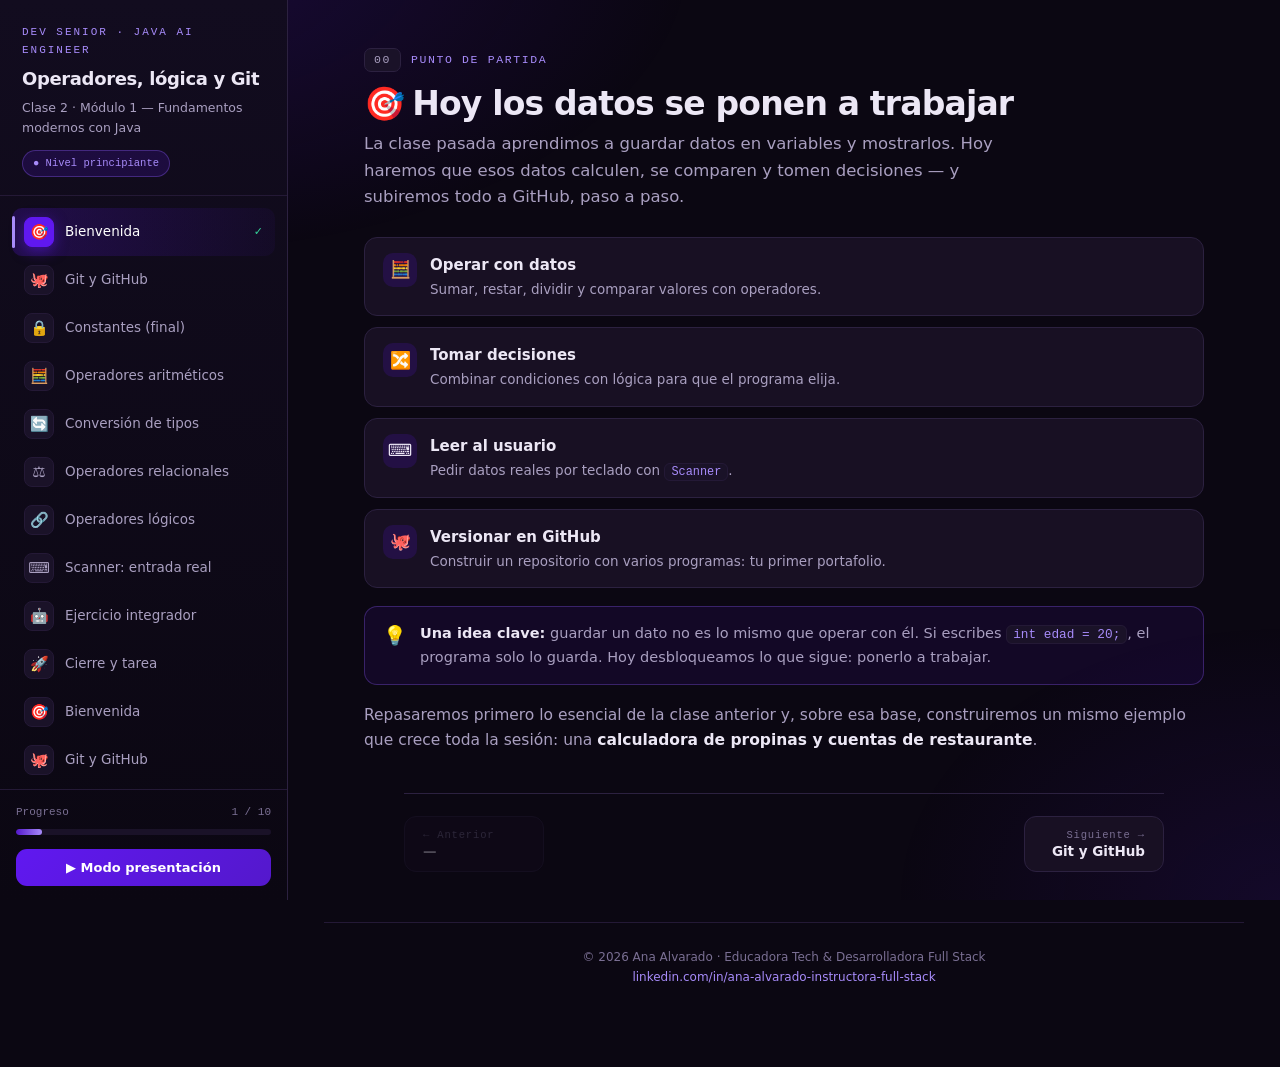
<file: Java AI Backend Developer/clase_2/Clase 2 · Java AI Engineer — Operadores, lógica y Git.html>
<!DOCTYPE html>
<!-- saved from url=(0108)https://anamariaalvaradom.github.io/Dev_Java_Sabados_Apoyos_Visuales/docs/clase02-operadores-logica-git.html -->
<html lang="es"><head><meta http-equiv="Content-Type" content="text/html; charset=UTF-8">

<meta name="viewport" content="width=device-width, initial-scale=1.0">
<title>Clase 2 · Java AI Engineer — Operadores, lógica y Git</title>
<link rel="preconnect" href="https://fonts.googleapis.com/">
<link rel="preconnect" href="https://fonts.gstatic.com/" crossorigin="">
<link href="./Clase 2 · Java AI Engineer — Operadores, lógica y Git_files/css2" rel="stylesheet">
<style>
:root{
  --dev-principal:#5418CC;
  --dev-vibrante:#6018F0;
  --dev-oscuro:#3C1884;
  --bg-0:#0b0712;
  --bg-1:#120c1f;
  --bg-2:#1a1228;
  --bg-card:#181023;
  --bg-card-2:#1f1530;
  --border:#2c2140;
  --border-soft:#241936;
  --txt:#ECE7F5;
  --txt-dim:#A99FC0;
  --txt-faint:#7a6f93;
  --accent:#8B5CF6;
  --accent-bright:#A78BFA;
  --good:#34d399;
  --warn:#fbbf24;
  --danger:#fb7185;
  --code-bg:#0d0916;
  --sidebar-w:288px;
  --maxw:920px;
}
*{box-sizing:border-box;margin:0;padding:0}
html{scroll-behavior:smooth}
body{
  font-family:'Inter',system-ui,sans-serif;
  background:var(--bg-0);
  color:var(--txt);
  line-height:1.6;
  -webkit-font-smoothing:antialiased;
  overflow-x:hidden;
}
body::before{
  content:"";position:fixed;inset:0;z-index:-1;pointer-events:none;
  background:
    radial-gradient(900px 500px at 12% -5%, rgba(96,24,240,.18), transparent 60%),
    radial-gradient(700px 500px at 100% 100%, rgba(84,24,204,.13), transparent 55%);
}

/* ============ SIDEBAR ============ */
.sidebar{
  position:fixed;top:0;left:0;height:100vh;width:var(--sidebar-w);
  background:linear-gradient(180deg,var(--bg-1),var(--bg-0));
  border-right:1px solid var(--border);
  display:flex;flex-direction:column;z-index:100;
  transition:transform .28s ease;
}
.brand{padding:24px 22px 18px;border-bottom:1px solid var(--border-soft)}
.brand .eyebrow{
  font-family:'JetBrains Mono',monospace;font-size:11px;letter-spacing:.18em;
  text-transform:uppercase;color:var(--accent-bright);font-weight:500;
}
.brand h1{font-size:18px;font-weight:800;margin-top:6px;letter-spacing:-.02em}
.brand .sub{font-size:12.5px;color:var(--txt-dim);margin-top:4px}
.brand .badge{
  display:inline-flex;align-items:center;gap:6px;margin-top:12px;
  font-family:'JetBrains Mono',monospace;font-size:10.5px;font-weight:500;
  background:rgba(96,24,240,.16);color:var(--accent-bright);
  border:1px solid rgba(139,92,246,.35);padding:4px 10px;border-radius:99px;
}

.nav{flex:1;overflow-y:auto;padding:12px 12px 8px}
.nav::-webkit-scrollbar{width:6px}
.nav::-webkit-scrollbar-thumb{background:var(--border);border-radius:99px}
.nav-item{
  display:flex;align-items:center;gap:11px;width:100%;text-align:left;
  background:none;border:none;color:var(--txt-dim);cursor:pointer;
  padding:9px 12px;border-radius:10px;font-size:13.5px;font-weight:500;
  font-family:inherit;transition:.16s;position:relative;
}
.nav-item .ico{
  width:30px;height:30px;flex:none;display:grid;place-items:center;
  font-size:15px;border-radius:8px;background:var(--bg-2);
  border:1px solid var(--border-soft);transition:.16s;
}
.nav-item .label{flex:1;line-height:1.25}
.nav-item:hover{color:var(--txt);background:var(--bg-2)}
.nav-item.active{color:#fff;background:linear-gradient(90deg,rgba(96,24,240,.22),rgba(96,24,240,.05))}
.nav-item.active .ico{background:var(--dev-vibrante);border-color:var(--dev-vibrante);box-shadow:0 4px 14px rgba(96,24,240,.5)}
.nav-item.active::before{content:"";position:absolute;left:0;top:8px;bottom:8px;width:3px;border-radius:99px;background:var(--accent-bright)}
.nav-item .check{font-size:11px;color:var(--good);opacity:0;transition:.16s}
.nav-item.seen .check{opacity:1}

.sidebar-foot{padding:14px 16px;border-top:1px solid var(--border-soft)}
.progress-wrap{display:flex;align-items:center;justify-content:space-between;font-size:11px;color:var(--txt-faint);font-family:'JetBrains Mono',monospace;margin-bottom:7px}
.progress-track{height:6px;background:var(--bg-2);border-radius:99px;overflow:hidden}
.progress-fill{height:100%;width:0;border-radius:99px;background:linear-gradient(90deg,var(--dev-principal),var(--accent-bright));transition:width .4s ease}
.present-btn{
  margin-top:14px;width:100%;display:flex;align-items:center;justify-content:center;gap:8px;
  background:linear-gradient(135deg,var(--dev-vibrante),var(--dev-principal));
  color:#fff;border:none;font-family:inherit;font-weight:600;font-size:13px;
  padding:11px;border-radius:11px;cursor:pointer;transition:.16s;
}
.present-btn:hover{transform:translateY(-1px);box-shadow:0 8px 22px rgba(96,24,240,.4)}

/* ============ MAIN ============ */
.main{margin-left:var(--sidebar-w);min-height:100vh;padding:0 0 80px}
.topbar{
  display:none;position:sticky;top:0;z-index:60;
  background:rgba(11,7,18,.86);backdrop-filter:blur(12px);
  border-bottom:1px solid var(--border);padding:12px 16px;
  align-items:center;justify-content:space-between;
}
.topbar h2{font-size:15px;font-weight:700}
.hamburger{background:var(--bg-2);border:1px solid var(--border);color:var(--txt);width:40px;height:40px;border-radius:10px;font-size:18px;cursor:pointer}

.section{
  display:none;max-width:var(--maxw);margin:0 auto;padding:48px 40px 0;
  animation:fade .4s ease;
}
.section.visible{display:block}
@keyframes fade{from{opacity:0;transform:translateY(10px)}to{opacity:1;transform:none}}

.sec-eyebrow{
  display:flex;align-items:center;gap:10px;font-family:'JetBrains Mono',monospace;
  font-size:11.5px;letter-spacing:.14em;text-transform:uppercase;color:var(--accent-bright);font-weight:500;
}
.sec-eyebrow .num{
  background:var(--bg-2);border:1px solid var(--border);border-radius:7px;
  padding:2px 9px;color:var(--txt-dim);
}
.sec-title{font-size:33px;font-weight:800;letter-spacing:-.025em;margin:14px 0 8px;line-height:1.12}
.sec-title .emoji{margin-right:8px}
.sec-lead{font-size:16.5px;color:var(--txt-dim);max-width:680px;margin-bottom:26px}

.h3{font-size:19px;font-weight:700;margin:30px 0 12px;letter-spacing:-.01em;display:flex;align-items:center;gap:9px}
.h3::before{content:"";width:5px;height:18px;border-radius:3px;background:linear-gradient(var(--dev-vibrante),var(--dev-principal))}
p.body{color:var(--txt-dim);margin-bottom:14px;font-size:15.5px}
p.body strong,li strong{color:var(--txt);font-weight:600}
.main code:not(pre code){
  font-family:'JetBrains Mono',monospace;font-size:.88em;
  background:var(--bg-2);border:1px solid var(--border-soft);
  padding:1px 6px;border-radius:6px;color:var(--accent-bright);
}

/* cards */
.card{
  background:var(--bg-card);border:1px solid var(--border);border-radius:16px;
  padding:22px 24px;margin:18px 0;
}
.grid-2{display:grid;grid-template-columns:1fr 1fr;gap:16px}
.def-card{background:var(--bg-card);border:1px solid var(--border);border-radius:14px;padding:18px 20px}
.def-card .tag{
  font-family:'JetBrains Mono',monospace;font-size:10.5px;letter-spacing:.1em;
  text-transform:uppercase;font-weight:600;margin-bottom:9px;display:inline-block;
}
.def-card.tech .tag{color:var(--accent-bright)}
.def-card.real .tag{color:var(--good)}
.def-card h4{font-size:15px;font-weight:700;margin-bottom:6px}
.def-card p{font-size:14px;color:var(--txt-dim)}

/* tip / warn banners */
.banner{
  display:flex;gap:13px;border-radius:13px;padding:15px 18px;margin:18px 0;
  border:1px solid;font-size:14.5px;align-items:flex-start;
}
.banner .b-ico{font-size:19px;flex:none;line-height:1.4}
.banner .b-body{color:var(--txt-dim)}
.banner .b-body b{color:var(--txt)}
.banner.tip{background:rgba(96,24,240,.09);border-color:rgba(139,92,246,.32)}
.banner.warn{background:rgba(251,191,36,.07);border-color:rgba(251,191,36,.28)}
.banner.warn b{color:var(--warn)}
.banner.data{background:rgba(52,211,153,.06);border-color:rgba(52,211,153,.25)}
.banner.data b{color:var(--good)}

/* question (collapsed answer) */
.q{
  border:1px solid var(--border);border-radius:14px;margin:16px 0;overflow:hidden;
  background:linear-gradient(180deg,var(--bg-card-2),var(--bg-card));
}
.q-head{display:flex;gap:12px;padding:17px 20px;align-items:flex-start}
.q-head .q-mark{
  flex:none;width:30px;height:30px;border-radius:9px;display:grid;place-items:center;
  background:var(--dev-vibrante);color:#fff;font-weight:800;font-size:15px;
  box-shadow:0 4px 12px rgba(96,24,240,.4);
}
.q-head .q-text{font-size:15.5px;font-weight:600;color:var(--txt);padding-top:3px}
.q-reveal{
  margin:0 20px 18px 62px;background:none;border:1px dashed var(--accent);
  color:var(--accent-bright);font-family:'JetBrains Mono',monospace;font-size:12px;font-weight:500;
  padding:8px 15px;border-radius:9px;cursor:pointer;transition:.16s;letter-spacing:.04em;
}
.q-reveal:hover{background:rgba(139,92,246,.12)}
.q-ans{
  margin:0 20px 18px 62px;padding:0 16px;max-height:0;overflow:hidden;
  background:var(--code-bg);border-radius:11px;border:1px solid transparent;
  transition:max-height .35s ease,padding .35s ease,border-color .35s;
  color:var(--txt-dim);font-size:14.5px;
}
.q-ans.open{max-height:400px;padding:15px 16px;border-color:var(--border)}
.q-ans .a-label{font-family:'JetBrains Mono',monospace;font-size:10.5px;letter-spacing:.1em;text-transform:uppercase;color:var(--good);font-weight:600;display:block;margin-bottom:6px}
.q-ans b{color:var(--txt)}

/* code block */
.code{margin:16px 0;border-radius:13px;overflow:hidden;border:1px solid var(--border)}
.code-bar{
  display:flex;align-items:center;justify-content:space-between;
  background:var(--bg-2);padding:9px 14px;border-bottom:1px solid var(--border);
}
.code-file{
  font-family:'JetBrains Mono',monospace;font-size:12px;color:var(--txt-dim);
  display:flex;align-items:center;gap:8px;
}
.code-file .dot{width:9px;height:9px;border-radius:50%;background:var(--dev-vibrante)}
.copy-btn{
  background:var(--bg-card);border:1px solid var(--border);color:var(--txt-dim);
  font-family:'JetBrains Mono',monospace;font-size:11px;padding:5px 11px;border-radius:7px;
  cursor:pointer;transition:.15s;font-weight:500;
}
.copy-btn:hover{color:var(--txt);border-color:var(--accent)}
.copy-btn.done{color:var(--good);border-color:var(--good)}
pre{
  background:var(--code-bg);padding:16px 18px;overflow-x:auto;
  font-family:'JetBrains Mono',monospace;font-size:13px;line-height:1.65;
}
pre code{font-family:inherit;color:#d6cdec;white-space:pre}
pre::-webkit-scrollbar{height:8px}
pre::-webkit-scrollbar-thumb{background:var(--border);border-radius:99px}
/* syntax */
.tok-key{color:#c792ea}.tok-type{color:#82aaff}.tok-str{color:#c3e88d}
.tok-num{color:#f78c6c}.tok-com{color:#5c6370;font-style:italic}
.tok-fn{color:#82aaff}.tok-punc{color:#89ddff}.tok-out{color:#ffcb6b}

/* tables */
.t-wrap{margin:16px 0;border:1px solid var(--border);border-radius:13px;overflow:hidden}
table{width:100%;border-collapse:collapse;font-size:14.5px}
th,td{text-align:left;padding:11px 16px;border-bottom:1px solid var(--border-soft)}
th{background:var(--bg-2);font-weight:600;font-size:12px;letter-spacing:.04em;text-transform:uppercase;color:var(--txt-dim)}
tr:last-child td{border-bottom:none}
td:first-child{font-family:'JetBrains Mono',monospace;color:var(--accent-bright);font-weight:500}
td code{background:none!important;border:none!important;padding:0!important;color:var(--accent-bright)!important}

/* steps infographic */
.steps{display:flex;flex-direction:column;gap:0;margin:18px 0}
.step{display:flex;gap:16px;position:relative;padding-bottom:22px}
.step:not(:last-child)::before{content:"";position:absolute;left:17px;top:38px;bottom:0;width:2px;background:var(--border)}
.step .s-num{
  flex:none;width:36px;height:36px;border-radius:11px;display:grid;place-items:center;
  font-family:'JetBrains Mono',monospace;font-weight:700;font-size:14px;color:#fff;
  background:linear-gradient(135deg,var(--dev-vibrante),var(--dev-principal));z-index:1;
  box-shadow:0 4px 12px rgba(96,24,240,.35);
}
.step .s-body{padding-top:5px}
.step .s-body h5{font-size:14.5px;font-weight:600;color:var(--txt);margin-bottom:3px}
.step .s-body p{font-size:13.5px;color:var(--txt-dim)}
.step .s-body code{font-size:.85em}

/* git flow infographic (SVG-ish with CSS) */
.gitflow{display:flex;align-items:stretch;gap:0;margin:22px 0;flex-wrap:wrap}
.git-node{
  flex:1;min-width:120px;background:var(--bg-card);border:1px solid var(--border);
  border-radius:13px;padding:16px 14px;text-align:center;position:relative;
}
.git-node .gn-cmd{font-family:'JetBrains Mono',monospace;font-weight:700;font-size:13px;color:var(--accent-bright);margin-bottom:5px}
.git-node .gn-desc{font-size:12px;color:var(--txt-dim)}
.git-arrow{display:grid;place-items:center;color:var(--accent);font-size:20px;padding:0 6px;flex:none}
@media(max-width:560px){.git-arrow{transform:rotate(90deg)}.git-node{flex:1 1 100%}}

/* pills for operators */
.op-grid{display:grid;grid-template-columns:repeat(auto-fill,minmax(135px,1fr));gap:11px;margin:16px 0}
.op-pill{background:var(--bg-card);border:1px solid var(--border);border-radius:12px;padding:14px 16px;transition:.16s}
.op-pill:hover{border-color:var(--accent);transform:translateY(-2px)}
.op-pill .op-sym{font-family:'JetBrains Mono',monospace;font-size:21px;font-weight:700;color:var(--accent-bright)}
.op-pill .op-name{font-size:13px;color:var(--txt-dim);margin-top:4px}

/* vaso analogy svg */
.svg-fig{display:flex;justify-content:center;margin:22px 0}
.svg-fig svg{max-width:100%;height:auto}
.fig-cap{text-align:center;font-size:13px;color:var(--txt-faint);margin-top:-6px;font-style:italic}

/* objectives chips */
.obj-list{display:grid;gap:11px;margin:18px 0}
.obj{display:flex;gap:13px;align-items:flex-start;background:var(--bg-card);border:1px solid var(--border);border-radius:13px;padding:15px 18px}
.obj .o-ico{flex:none;width:34px;height:34px;border-radius:10px;display:grid;place-items:center;background:rgba(96,24,240,.16);font-size:17px}
.obj h5{font-size:15px;font-weight:600;margin-bottom:2px}
.obj p{font-size:13.5px;color:var(--txt-dim)}

.section-foot{max-width:var(--maxw);margin:40px auto 0;padding:0 40px}
.foot-nav{display:flex;justify-content:space-between;gap:14px;border-top:1px solid var(--border);padding-top:22px}
.foot-btn{
  display:flex;flex-direction:column;gap:2px;background:var(--bg-card);border:1px solid var(--border);
  border-radius:12px;padding:12px 18px;cursor:pointer;color:var(--txt);font-family:inherit;
  transition:.16s;min-width:140px;text-align:left;
}
.foot-btn:hover:not(:disabled){border-color:var(--accent);background:var(--bg-card-2)}
.foot-btn:disabled{opacity:.3;cursor:default}
.foot-btn.next{text-align:right;align-items:flex-end;margin-left:auto}
.foot-btn .fb-dir{font-family:'JetBrains Mono',monospace;font-size:10.5px;color:var(--txt-faint);letter-spacing:.08em}
.foot-btn .fb-title{font-size:13.5px;font-weight:600}

.page-footer{
  max-width:var(--maxw);margin:50px auto 0;padding:24px 40px 0;border-top:1px solid var(--border-soft);
  text-align:center;font-size:12px;color:var(--txt-faint);line-height:1.7;
}
.page-footer a{color:var(--accent-bright);text-decoration:none}

/* ============ PRESENT MODE ============ */
body.present .sidebar{transform:translateX(-100%)}
body.present .main{margin-left:0}
body.present .topbar{display:none!important}
body.present .section{
  max-width:1100px;min-height:100vh;display:none;
  padding:64px 64px;justify-content:center;flex-direction:column;
}
body.present .section.visible{display:flex}
body.present .sec-title{font-size:46px}
body.present .sec-lead{font-size:20px}
body.present .section-foot,body.present .page-footer{display:none}
body.present .foot-nav{display:none}
.present-hud{
  display:none;position:fixed;bottom:22px;left:50%;transform:translateX(-50%);
  z-index:200;background:rgba(18,12,31,.92);backdrop-filter:blur(10px);
  border:1px solid var(--border);border-radius:99px;padding:9px 18px;
  align-items:center;gap:16px;font-size:12.5px;color:var(--txt-dim);
  font-family:'JetBrains Mono',monospace;
}
body.present .present-hud{display:flex}
.present-hud .ph-prog{color:var(--accent-bright);font-weight:600}
.present-hud kbd{background:var(--bg-2);border:1px solid var(--border);border-radius:5px;padding:2px 7px;font-size:11px}
.present-hud .ph-exit{background:none;border:none;color:var(--danger);cursor:pointer;font-family:inherit;font-size:12px}
.present-dots{position:fixed;top:18px;left:50%;transform:translateX(-50%);z-index:200;display:none;gap:7px}
body.present .present-dots{display:flex}
.present-dots span{width:8px;height:8px;border-radius:50%;background:var(--border);transition:.2s}
.present-dots span.on{background:var(--accent-bright);width:22px;border-radius:99px}

/* mobile */
.overlay{display:none;position:fixed;inset:0;background:rgba(0,0,0,.6);z-index:90}
@media(max-width:880px){
  .sidebar{transform:translateX(-100%)}
  body.nav-open .sidebar{transform:none}
  body.nav-open .overlay{display:block}
  .main{margin-left:0}
  .topbar{display:flex}
  .section{padding:30px 20px 0}
  .section-foot{padding:0 20px}
  .page-footer{padding:30px 20px 0}
  .sec-title{font-size:27px}
  .grid-2{grid-template-columns:1fr}
}
</style>
</head>
<body>

<div class="overlay" id="overlay"></div>

<!-- ============ SIDEBAR ============ -->
<aside class="sidebar" id="sidebar">
  <div class="brand">
    <div class="eyebrow">Dev Senior · Java AI Engineer</div>
    <h1>Operadores, lógica y Git</h1>
    <div class="sub">Clase 2 · Módulo 1 — Fundamentos modernos con Java</div>
    <span class="badge">● Nivel principiante</span>
  </div>
  <nav class="nav" id="nav"><button class="nav-item active seen" data-i="0"><span class="ico">🎯</span><span class="label">Bienvenida</span><span class="check">✓</span></button><button class="nav-item" data-i="1"><span class="ico">🐙</span><span class="label">Git y GitHub</span><span class="check">✓</span></button><button class="nav-item" data-i="2"><span class="ico">🔒</span><span class="label">Constantes (final)</span><span class="check">✓</span></button><button class="nav-item" data-i="3"><span class="ico">🧮</span><span class="label">Operadores aritméticos</span><span class="check">✓</span></button><button class="nav-item" data-i="4"><span class="ico">🔄</span><span class="label">Conversión de tipos</span><span class="check">✓</span></button><button class="nav-item" data-i="5"><span class="ico">⚖️</span><span class="label">Operadores relacionales</span><span class="check">✓</span></button><button class="nav-item" data-i="6"><span class="ico">🔗</span><span class="label">Operadores lógicos</span><span class="check">✓</span></button><button class="nav-item" data-i="7"><span class="ico">⌨️</span><span class="label">Scanner: entrada real</span><span class="check">✓</span></button><button class="nav-item" data-i="8"><span class="ico">🤖</span><span class="label">Ejercicio integrador</span><span class="check">✓</span></button><button class="nav-item" data-i="9"><span class="ico">🚀</span><span class="label">Cierre y tarea</span><span class="check">✓</span></button></nav>
  <div class="sidebar-foot">
    <div class="progress-wrap"><span>Progreso</span><span id="progTxt">1 / 10</span></div>
    <div class="progress-track"><div class="progress-fill" id="progFill" style="width: 10%;"></div></div>
    <button class="present-btn" id="presentBtn">▶ Modo presentación</button>
  </div>
</aside>

<!-- ============ MAIN ============ -->
<div class="main" id="main">
  <div class="topbar">
    <button class="hamburger" id="hamburger">☰</button>
    <h2 id="topTitle">Bienvenida</h2>
    <button class="hamburger" id="presentBtnMobile">▶</button>
  </div>
  <div id="sections"><section class="section visible" id="sec-intro">
    <div class="sec-eyebrow"><span class="num">00</span>Punto de partida</div>
    <h1 class="sec-title"><span class="emoji">🎯</span>Hoy los datos se ponen a trabajar</h1>
    <p class="sec-lead">La clase pasada aprendimos a guardar datos en variables y mostrarlos. Hoy haremos que esos datos calculen, se comparen y tomen decisiones — y subiremos todo a GitHub, paso a paso.</p>
    
      <div class="obj-list">
        <div class="obj"><div class="o-ico">🧮</div><div><h5>Operar con datos</h5><p>Sumar, restar, dividir y comparar valores con operadores.</p></div></div>
        <div class="obj"><div class="o-ico">🔀</div><div><h5>Tomar decisiones</h5><p>Combinar condiciones con lógica para que el programa elija.</p></div></div>
        <div class="obj"><div class="o-ico">⌨️</div><div><h5>Leer al usuario</h5><p>Pedir datos reales por teclado con <code>Scanner</code>.</p></div></div>
        <div class="obj"><div class="o-ico">🐙</div><div><h5>Versionar en GitHub</h5><p>Construir un repositorio con varios programas: tu primer portafolio.</p></div></div>
      </div>
      <div class="banner tip"><span class="b-ico">💡</span><div class="b-body"><b>Una idea clave:</b> guardar un dato no es lo mismo que operar con él. Si escribes <code>int edad = 20;</code>, el programa solo lo guarda. Hoy desbloqueamos lo que sigue: ponerlo a trabajar.</div></div>
      <p class="body">Repasaremos primero lo esencial de la clase anterior y, sobre esa base, construiremos un mismo ejemplo que crece toda la sesión: una <strong>calculadora de propinas y cuentas de restaurante</strong>.</p>
    
    <div class="section-foot"><div class="foot-nav">
      <button class="foot-btn prev" disabled="">
        <span class="fb-dir">← Anterior</span><span class="fb-title">—</span></button>
      <button class="foot-btn next">
        <span class="fb-dir">Siguiente →</span><span class="fb-title">Git y GitHub</span></button>
    </div></div></section><section class="section" id="sec-git">
    <div class="sec-eyebrow"><span class="num">01</span>Control de versiones</div>
    <h1 class="sec-title"><span class="emoji">🐙</span>Git y GitHub desde cero</h1>
    <p class="sec-lead">Antes de programar más, montamos el lugar donde vivirá tu código y su historia. Git lleva el registro en tu computador; GitHub lo guarda en internet.</p>
    
      <div class="grid-2">
        <div class="def-card tech"><span class="tag">Técnico</span><h4>Git</h4><p>Sistema de control de versiones distribuido (creado en 2005). Vive en tu computador y guarda la historia de cada cambio en tu código.</p></div>
        <div class="def-card real"><span class="tag">En la vida real</span><h4>GitHub</h4><p>La página web donde subes esa historia para guardarla en la nube y compartirla. <b>Git ≠ GitHub:</b> uno es la herramienta local, el otro es la nube.</p></div>
      </div>

      <div class="banner data"><span class="b-ico">📚</span><div class="b-body">El nombre de archivos como <b>tarea_final</b>, <b>tarea_final_2</b>, <b>tarea_final_ESTA_SÍ</b> es control de versiones hecho a mano… y mal. Git lo hace bien y automático.</div></div>

      <div class="q">
    <div class="q-head"><div class="q-mark">?</div><div class="q-text">¿Cuál es la diferencia entre Git y GitHub?</div></div>
    <button class="q-reveal">▸ Ver respuesta</button>
    <div class="q-ans"><span class="a-label">Respuesta</span><b>Git</b> es la herramienta de control de versiones que corre localmente en tu computador y registra el historial de cambios. <b>GitHub</b> es la plataforma web que aloja repositorios Git en internet para guardarlos y compartirlos. Trabajan juntos, pero no son lo mismo.</div>
  </div>

      <div class="h3">Verificar que Git esté instalado</div>
      <p class="body">En la terminal de VS Code (la abres con <code>Ctrl + ñ</code> o <code>View &gt; Terminal</code>):</p>
      <div class="code">
    <div class="code-bar">
      <span class="code-file"><span class="dot"></span>Terminal</span>
      <button class="copy-btn" data-code="c5mogakh">Copiar</button>
    </div>
    <pre><code id="c5mogakh" data-raw="git --version"><span class="tok-fn">git</span> --version</code></pre>
  </div>
      <p class="body">Si responde algo como <code>git version 2.x.x</code>, ya está instalado. Si dice <em>"command not found"</em>, hay que instalarlo desde <code>git-scm.com/downloads</code>.</p>
      <div class="banner warn"><span class="b-ico">⚠️</span><div class="b-body"><b>En Windows:</b> tras instalar Git, cierra y vuelve a abrir VS Code (o la terminal) para que reconozca el comando. Si no, parecerá que "no se instaló".</div></div>

      <div class="h3">Configurar tu identidad (una sola vez)</div>
      <p class="body">Git necesita saber quién hace cada cambio. Esto se configura una vez por computador. Usa el <strong>mismo correo</strong> con el que crearás tu cuenta de GitHub, para que tus commits queden conectados a tu perfil.</p>
      <div class="code">
    <div class="code-bar">
      <span class="code-file"><span class="dot"></span>Terminal</span>
      <button class="copy-btn" data-code="cmat0js4">Copiar</button>
    </div>
    <pre><code id="cmat0js4" data-raw="git config --global user.name " tu="" nombre"="" git="" config="" --global="" user.email="" "tu-correo@ejemplo.com""=""><span class="tok-fn">git</span> <span class="tok-fn">config</span> --global user.name "Tu Nombre"
<span class="tok-fn">git</span> <span class="tok-fn">config</span> --global user.email "tu-correo@ejemplo.com"</code></pre>
  </div>

      <div class="h3">Crear cuenta y repositorio</div>
      <div class="steps">
        <div class="step"><div class="s-num">1</div><div class="s-body"><h5>Crea tu cuenta en github.com</h5><p>Usa un usuario que sea parte de tu marca profesional: <code>nombreapellido</code> o <code>nombredev</code> se ve serio ante un reclutador.</p></div></div>
        <div class="step"><div class="s-num">2</div><div class="s-body"><h5>Nuevo repositorio</h5><p>Botón <b>+</b> arriba a la derecha → <b>New repository</b>. Nómbralo <code>java-ai-engineer-clase02</code>.</p></div></div>
        <div class="step"><div class="s-num">3</div><div class="s-body"><h5>Configúralo público</h5><p>Marca <b>Public</b> (es tu portafolio) y activa <b>Add a README file</b>.</p></div></div>
        <div class="step"><div class="s-num">4</div><div class="s-body"><h5>Clónalo a tu computador</h5><p>Clonar = traer una copia del repo de internet a tu PC.</p></div></div>
      </div>
      <div class="code">
    <div class="code-bar">
      <span class="code-file"><span class="dot"></span>Terminal</span>
      <button class="copy-btn" data-code="ckdc9bf1">Copiar</button>
    </div>
    <pre><code id="ckdc9bf1" data-raw="cd Documentos
git clone https://github.com/TU-USUARIO/java-ai-engineer-clase02.git
cd java-ai-engineer-clase02
code ."><span class="tok-fn">cd</span> Documentos
<span class="tok-fn">git</span> clone https://github.com/TU-USUARIO/java-ai-engineer-clase02.<span class="tok-fn">git</span>
<span class="tok-fn">cd</span> java-ai-engineer-clase02
<span class="tok-fn">code</span> .</code></pre>
  </div>

      <div class="h3">El ciclo que vas a memorizar: add → commit → push</div>
      <div class="gitflow">
        <div class="git-node"><div class="gn-cmd">git add</div><div class="gn-desc">Prepara los archivos para guardarlos (staging)</div></div>
        <div class="git-arrow">→</div>
        <div class="git-node"><div class="gn-cmd">git commit</div><div class="gn-desc">Toma una "foto" del estado con una etiqueta</div></div>
        <div class="git-arrow">→</div>
        <div class="git-node"><div class="gn-cmd">git push</div><div class="gn-desc">Sube esa foto a GitHub</div></div>
      </div>
      <p class="body">Creamos un archivo <code>Bienvenida.java</code> y subimos tu primer ciclo completo, incluyendo varios archivos a la vez:</p>
      <div class="code">
    <div class="code-bar">
      <span class="code-file"><span class="dot"></span>Bienvenida.java</span>
      <button class="copy-btn" data-code="cqsqz6k1">Copiar</button>
    </div>
    <pre><code id="cqsqz6k1" data-raw="public class Bienvenida {
    public static void main(String[] args) {
        System.out.println(" mi="" primer="" programa="" versionado="" con="" git");="" }="" }"=""><span class="tok-key">public</span> <span class="tok-key">class</span> Bienvenida {
    <span class="tok-key">public</span> <span class="tok-key">static</span> <span class="tok-key">void</span> <span class="tok-fn">main</span>(<span class="tok-type">String</span>[] args) {
        <span class="tok-type">System</span>.out.<span class="tok-fn">println</span>("Mi primer programa versionado con Git");
    }
}</code></pre>
  </div>
      <div class="code">
    <div class="code-bar">
      <span class="code-file"><span class="dot"></span>Terminal</span>
      <button class="copy-btn" data-code="cam8d5u3">Copiar</button>
    </div>
    <pre><code id="cam8d5u3" data-raw="git status
git add Bienvenida.java RepasoClase1.java
git commit -m " agrega="" programa="" de="" bienvenida="" y="" repaso="" la="" clase="" 1"="" git="" push"=""><span class="tok-fn">git</span> status
<span class="tok-fn">git</span> add Bienvenida.java RepasoClase1.java
<span class="tok-fn">git</span> commit -m "Agrega programa de bienvenida y repaso de la clase 1"
<span class="tok-fn">git</span> push</code></pre>
  </div>

      <div class="q">
    <div class="q-head"><div class="q-mark">?</div><div class="q-text">¿Qué hace cada uno de estos comandos?</div></div>
    <button class="q-reveal">▸ Ver respuesta</button>
    <div class="q-ans"><span class="a-label">Respuesta</span><b>git status</b> muestra qué archivos cambiaron y cuáles están listos para guardar. <b>git add</b> mueve esos cambios al área de staging (los prepara). <b>git commit -m</b> registra una versión en el historial local con un mensaje que describe qué hiciste. <b>git push</b> envía esos commits al repositorio remoto en GitHub.</div>
  </div>

      <div class="banner warn"><span class="b-ico">⚠️</span><div class="b-body">
        <b>Cosas que suelen pasar:</b> si <code>git add</code> no encuentra el archivo, revisa que la terminal esté en la misma carpeta del archivo. Si al hacer push te piden usuario y contraseña y la contraseña no funciona, es porque GitHub ya no acepta la contraseña normal: usa un <em>token</em> o el login del navegador. Y en el mensaje del commit, describe <b>qué</b> hiciste — nunca "cambios" ni "asdf".
      </div></div>
    
    <div class="section-foot"><div class="foot-nav">
      <button class="foot-btn prev">
        <span class="fb-dir">← Anterior</span><span class="fb-title">Bienvenida</span></button>
      <button class="foot-btn next">
        <span class="fb-dir">Siguiente →</span><span class="fb-title">Constantes (final)</span></button>
    </div></div></section><section class="section" id="sec-constantes">
    <div class="sec-eyebrow"><span class="num">02</span>Valores que no cambian</div>
    <h1 class="sec-title"><span class="emoji">🔒</span>Constantes con final</h1>
    <p class="sec-lead">Algunos valores no deberían cambiar nunca durante el programa. Para eso existen las constantes: se declaran una vez, se nombran, y quedan protegidas.</p>
    
      <div class="q">
    <div class="q-head"><div class="q-mark">?</div><div class="q-text">Si el IVA (19%) está escrito a mano como 0.19 en 30 lugares de tu programa y mañana cambia la ley, ¿qué problema tienes?</div></div>
    <button class="q-reveal">▸ Ver respuesta</button>
    <div class="q-ans"><span class="a-label">Respuesta</span>Tendrías que buscar y cambiar el valor en los 30 lugares, y seguramente olvidarías alguno — eso introduce un bug. La solución es declarar el valor una sola vez como constante: si cambia, lo modificas en un único punto.</div>
  </div>

      <div class="grid-2">
        <div class="def-card tech"><span class="tag">Técnico</span><h4>Constante con <code>final</code></h4><p>Una variable declarada <code>final</code> solo puede asignarse una vez. Cualquier intento posterior de reasignarla es un error de compilación.</p></div>
        <div class="def-card real"><span class="tag">En la vida real</span><h4>El IVA de Colombia</h4><p>El 19% se usa en muchos cálculos. Lo declaras una vez como <code>final double IVA = 0.19;</code> y todo el programa lo usa desde ahí.</p></div>
      </div>

      <p class="body">Antes del código, lo que hace: declaramos dos constantes y las mostramos. El valor queda fijo y protegido.</p>
      <div class="code">
    <div class="code-bar">
      <span class="code-file"><span class="dot"></span>Constantes.java</span>
      <button class="copy-btn" data-code="chexkks8">Copiar</button>
    </div>
    <pre><code id="chexkks8" data-raw="public class Constantes {
    public static void main(String[] args) {
        final double IVA = 0.19;
        final int DIAS_SEMANA = 7;

        System.out.println(" el="" iva="" es:="" "="" +="" iva);="" system.out.println("días="" en="" una="" semana:="" dias_semana);="" }="" }"=""><span class="tok-key">public</span> <span class="tok-key">class</span> Constantes {
    <span class="tok-key">public</span> <span class="tok-key">static</span> <span class="tok-key">void</span> <span class="tok-fn">main</span>(<span class="tok-type">String</span>[] args) {
        <span class="tok-key">final</span> <span class="tok-type">double</span> IVA = <span class="tok-num">0.19</span>;
        <span class="tok-key">final</span> <span class="tok-type">int</span> DIAS_SEMANA = <span class="tok-num">7</span>;

        <span class="tok-type">System</span>.out.<span class="tok-fn">println</span>("El IVA es: " + IVA);
        <span class="tok-type">System</span>.out.<span class="tok-fn">println</span>("Días en una semana: " + DIAS_SEMANA);
    }
}</code></pre>
  </div>

      <div class="q">
    <div class="q-head"><div class="q-mark">?</div><div class="q-text">Si después de declarar una constante intentas reasignarla (por ejemplo IVA = 0.16), ¿compila el programa?</div></div>
    <button class="q-reveal">▸ Ver respuesta</button>
    <div class="q-ans"><span class="a-label">Respuesta</span>No compila. Java lo impide con el error que indica que no se puede asignar un valor a una variable <code>final</code>. Esto es deseable: <code>final</code> protege el valor y previene errores, porque el programa se niega a dejarte cambiarlo por accidente.</div>
  </div>

      <div class="banner tip"><span class="b-ico">💡</span><div class="b-body"><b>Convención profesional:</b> las constantes se escriben en <code>MAYÚSCULAS_CON_GUION_BAJO</code> (<code>IVA</code>, <code>DIAS_SEMANA</code>, <code>PRECIO_BASE</code>). Las variables normales van en <code>camelCase</code> (<code>precioTotal</code>, <code>nombreCliente</code>).</div></div>

      <div class="banner data"><span class="b-ico">📚</span><div class="b-body"><b>Dato:</b> Java tiene 8 tipos primitivos: <code>byte</code>, <code>short</code>, <code>int</code>, <code>long</code>, <code>float</code>, <code>double</code>, <code>boolean</code>, <code>char</code>. <code>String</code> no es primitivo — es una clase (<code>java.lang.String</code>).</div></div>
    
    <div class="section-foot"><div class="foot-nav">
      <button class="foot-btn prev">
        <span class="fb-dir">← Anterior</span><span class="fb-title">Git y GitHub</span></button>
      <button class="foot-btn next">
        <span class="fb-dir">Siguiente →</span><span class="fb-title">Operadores aritméticos</span></button>
    </div></div></section><section class="section" id="sec-aritmeticos">
    <div class="sec-eyebrow"><span class="num">03</span>Hacer cálculos</div>
    <h1 class="sec-title"><span class="emoji">🧮</span>Operadores aritméticos</h1>
    <p class="sec-lead">Los operadores de toda la vida… más uno que sorprende. Aquí empieza nuestro ejemplo que crece toda la clase: la calculadora del restaurante.</p>
    
      <div class="op-grid">
        <div class="op-pill"><div class="op-sym">+</div><div class="op-name">suma</div></div>
        <div class="op-pill"><div class="op-sym">−</div><div class="op-name">resta</div></div>
        <div class="op-pill"><div class="op-sym">*</div><div class="op-name">multiplicación</div></div>
        <div class="op-pill"><div class="op-sym">/</div><div class="op-name">división</div></div>
        <div class="op-pill"><div class="op-sym">%</div><div class="op-name">módulo (residuo)</div></div>
      </div>

      <p class="body">Antes del código: calculamos una propina del 10% sobre la cuenta y la sumamos al total. Esta es la base que haremos crecer.</p>
      <div class="code">
    <div class="code-bar">
      <span class="code-file"><span class="dot"></span>Restaurante.java</span>
      <button class="copy-btn" data-code="cxikdd4c">Copiar</button>
    </div>
    <pre><code id="cxikdd4c" data-raw="public class Restaurante {
    public static void main(String[] args) {
        double cuenta = 80000;
        double propina = cuenta * 0.10;
        double total = cuenta + propina;

        System.out.println(" cuenta:="" "="" +="" cuenta);="" system.out.println("propina:="" propina);="" system.out.println("total:="" total);="" }="" }"=""><span class="tok-key">public</span> <span class="tok-key">class</span> Restaurante {
    <span class="tok-key">public</span> <span class="tok-key">static</span> <span class="tok-key">void</span> <span class="tok-fn">main</span>(<span class="tok-type">String</span>[] args) {
        <span class="tok-type">double</span> cuenta = <span class="tok-num">80000</span>;
        <span class="tok-type">double</span> propina = cuenta * <span class="tok-num">0.10</span>;
        <span class="tok-type">double</span> total = cuenta + propina;

        <span class="tok-type">System</span>.out.<span class="tok-fn">println</span>("Cuenta:  " + cuenta);
        <span class="tok-type">System</span>.out.<span class="tok-fn">println</span>("Propina: " + propina);
        <span class="tok-type">System</span>.out.<span class="tok-fn">println</span>("Total:   " + total);
    }
}</code></pre>
  </div>

      <div class="h3">El truco de la división entera</div>
      <div class="q">
    <div class="q-head"><div class="q-mark">?</div><div class="q-text">¿Cuánto da 7 / 2 en Java, si ambos son enteros?</div></div>
    <button class="q-reveal">▸ Ver respuesta</button>
    <div class="q-ans"><span class="a-label">Respuesta</span>Da <b>3</b>, no 3.5. Cuando divides dos enteros, el resultado es entero: Java <b>descarta</b> los decimales (los corta, no redondea). Para obtener 3.5, al menos uno de los dos números debe ser decimal (<code>double</code>).</div>
  </div>

      <p class="body">Antes del código: mostramos cómo forzar el resultado decimal — basta con que uno de los operandos sea <code>double</code>.</p>
      <div class="code">
    <div class="code-bar">
      <span class="code-file"><span class="dot"></span>Restaurante.java</span>
      <button class="copy-btn" data-code="ckj9fz1y">Copiar</button>
    </div>
    <pre><code id="ckj9fz1y" data-raw="int a = 7;
int b = 2;
System.out.println(a / b);        // 3   (división entera: corta decimales)

double c = 7.0 / 2;               // 3.5 (uno es decimal)
System.out.println(c);
System.out.println(7.0 / 2);      // 3.5
System.out.println((double) 7 / 2); // 3.5"><span class="tok-type">int</span> a = <span class="tok-num">7</span>;
<span class="tok-type">int</span> b = <span class="tok-num">2</span>;
<span class="tok-type">System</span>.out.<span class="tok-fn">println</span>(a / b);        <span class="tok-com">// 3   (división entera: corta decimales)</span>

<span class="tok-type">double</span> c = <span class="tok-num">7.0</span> / <span class="tok-num">2</span>;               <span class="tok-com">// 3.5 (uno es decimal)</span>
<span class="tok-type">System</span>.out.<span class="tok-fn">println</span>(c);
<span class="tok-type">System</span>.out.<span class="tok-fn">println</span>(<span class="tok-num">7.0</span> / <span class="tok-num">2</span>);      <span class="tok-com">// 3.5</span>
<span class="tok-type">System</span>.out.<span class="tok-fn">println</span>((<span class="tok-type">double</span>) <span class="tok-num">7</span> / <span class="tok-num">2</span>); <span class="tok-com">// 3.5</span></code></pre>
  </div>

      <div class="banner data"><span class="b-ico">📚</span><div class="b-body"><b>Dato:</b> la división <code>/</code> entre dos enteros realiza <b>división entera</b> (trunca hacia cero). Si al menos un operando es de punto flotante, la división es decimal.</div></div>

      <div class="h3">El módulo % : el residuo, y para qué sirve</div>
      <div class="code">
    <div class="code-bar">
      <span class="code-file"><span class="dot"></span>Restaurante.java</span>
      <button class="copy-btn" data-code="c1sve5gb">Copiar</button>
    </div>
    <pre><code id="c1sve5gb" data-raw="System.out.println(10 % 3); // 1
System.out.println(10 % 2); // 0
System.out.println(9 % 2);  // 1"><span class="tok-type">System</span>.out.<span class="tok-fn">println</span>(<span class="tok-num">10</span> % <span class="tok-num">3</span>); <span class="tok-com">// 1</span>
<span class="tok-type">System</span>.out.<span class="tok-fn">println</span>(<span class="tok-num">10</span> % <span class="tok-num">2</span>); <span class="tok-com">// 0</span>
<span class="tok-type">System</span>.out.<span class="tok-fn">println</span>(<span class="tok-num">9</span> % <span class="tok-num">2</span>);  <span class="tok-com">// 1</span></code></pre>
  </div>
      <div class="q">
    <div class="q-head"><div class="q-mark">?</div><div class="q-text">Si numero % 2 da 0, ¿qué sabes del número?</div></div>
    <button class="q-reveal">▸ Ver respuesta</button>
    <div class="q-ans"><span class="a-label">Respuesta</span>Que es <b>par</b>. El módulo es la forma profesional de saber si un número es par, impar o múltiplo de algo: si el residuo de dividir entre 2 es 0, no sobró nada, así que es divisible por 2.</div>
  </div>

      <div class="h3">Incremento y decremento</div>
      <div class="code">
    <div class="code-bar">
      <span class="code-file"><span class="dot"></span>Restaurante.java</span>
      <button class="copy-btn" data-code="cuw8v2ju">Copiar</button>
    </div>
    <pre><code id="cuw8v2ju" data-raw="int contador = 5;
contador++;  // ahora vale 6
contador--;  // vuelve a 5
System.out.println(contador);"><span class="tok-type">int</span> contador = <span class="tok-num">5</span>;
contador++;  <span class="tok-com">// ahora vale 6</span>
contador--;  <span class="tok-com">// vuelve a 5</span>
<span class="tok-type">System</span>.out.<span class="tok-fn">println</span>(contador);</code></pre>
  </div>
      <p class="body"><code>++</code> suma uno y <code>--</code> resta uno. Los verás muchísimo cuando lleguemos a los ciclos.</p>
    
    <div class="section-foot"><div class="foot-nav">
      <button class="foot-btn prev">
        <span class="fb-dir">← Anterior</span><span class="fb-title">Constantes (final)</span></button>
      <button class="foot-btn next">
        <span class="fb-dir">Siguiente →</span><span class="fb-title">Conversión de tipos</span></button>
    </div></div></section><section class="section" id="sec-casting">
    <div class="sec-eyebrow"><span class="num">04</span>Cambiar de tipo</div>
    <h1 class="sec-title"><span class="emoji">🔄</span>Conversión de tipos (casting)</h1>
    <p class="sec-lead">Convertir tipos es como pasar agua entre vasos de distinto tamaño. De un vaso chico a uno grande no se derrama nada; al revés, sí — y por eso Java te pide permiso.</p>
    
      <div class="svg-fig">
        <svg viewBox="0 0 460 220" xmlns="http://www.w3.org/2000/svg" role="img" aria-label="Analogía de vasos para la conversión de tipos">
          <defs>
            <lineargradient id="water" x1="0" y1="0" x2="0" y2="1">
              <stop offset="0" stop-color="#8B5CF6"></stop><stop offset="1" stop-color="#6018F0"></stop>
            </lineargradient>
          </defs>
          <!-- vaso chico int -->
          <path d="M40 70 L70 70 L66 150 L44 150 Z" fill="none" stroke="#2c2140" stroke-width="2"></path>
          <path d="M44 110 L66 110 L66 150 L44 150 Z" fill="url(#water)" opacity="0.9"></path>
          <text x="55" y="180" fill="#A99FC0" font-size="13" text-anchor="middle" font-family="JetBrains Mono">int</text>
          <text x="55" y="58" fill="#7a6f93" font-size="11" text-anchor="middle">chico</text>
          <!-- flecha implícita -->
          <path d="M85 110 L175 110" stroke="#34d399" stroke-width="2" marker-end="url(#a1)"></path>
          <marker id="a1" markerWidth="10" markerHeight="10" refX="7" refY="3" orient="auto"><path d="M0 0 L7 3 L0 6" fill="#34d399"></path></marker>
          <text x="130" y="100" fill="#34d399" font-size="11" text-anchor="middle">automática, segura</text>
          <!-- vaso grande double -->
          <path d="M195 55 L240 55 L232 160 L203 160 Z" fill="none" stroke="#2c2140" stroke-width="2"></path>
          <path d="M205 120 L230 120 L232 160 L203 160 Z" fill="url(#water)" opacity="0.9"></path>
          <text x="217" y="185" fill="#A99FC0" font-size="13" text-anchor="middle" font-family="JetBrains Mono">double</text>
          <text x="217" y="44" fill="#7a6f93" font-size="11" text-anchor="middle">grande</text>
          <!-- flecha explícita -->
          <path d="M255 110 L345 110" stroke="#fb7185" stroke-width="2" marker-end="url(#a2)"></path>
          <marker id="a2" markerWidth="10" markerHeight="10" refX="7" refY="3" orient="auto"><path d="M0 0 L7 3 L0 6" fill="#fb7185"></path></marker>
          <text x="300" y="100" fill="#fb7185" font-size="11" text-anchor="middle">manual: se pierde</text>
          <text x="300" y="128" fill="#fb7185" font-size="10" text-anchor="middle">(int)</text>
          <!-- gotas derramadas -->
          <circle cx="315" cy="138" r="2.5" fill="#fb7185"></circle><circle cx="322" cy="146" r="2" fill="#fb7185"></circle>
          <!-- vaso chico destino -->
          <path d="M375 70 L405 70 L401 150 L379 150 Z" fill="none" stroke="#2c2140" stroke-width="2"></path>
          <path d="M379 120 L401 120 L401 150 L379 150 Z" fill="url(#water)" opacity="0.9"></path>
          <text x="390" y="180" fill="#A99FC0" font-size="13" text-anchor="middle" font-family="JetBrains Mono">int</text>
        </svg>
      </div>
      <div class="fig-cap">Chico → grande: automático. Grande → chico: hay que forzarlo y se pierden decimales.</div>

      <div class="q">
    <div class="q-head"><div class="q-mark">?</div><div class="q-text">Al pasar un int a double, ¿se pierde información? ¿Y al pasar un double a int?</div></div>
    <button class="q-reveal">▸ Ver respuesta</button>
    <div class="q-ans"><span class="a-label">Respuesta</span>De <b>int a double</b> (chico a grande) no se pierde nada: Java lo hace automáticamente (conversión implícita o <em>widening</em>). De <b>double a int</b> (grande a chico) sí se pierden los decimales, así que Java te obliga a forzarlo con un cast explícito y te advierte del riesgo (conversión explícita o <em>narrowing</em>).</div>
  </div>

      <p class="body">Antes del código: mostramos las dos direcciones. La implícita ocurre sola; la explícita necesita el <code>(int)</code> delante.</p>
      <div class="code">
    <div class="code-bar">
      <span class="code-file"><span class="dot"></span>Conversiones.java</span>
      <button class="copy-btn" data-code="ceefee9b">Copiar</button>
    </div>
    <pre><code id="ceefee9b" data-raw="public class Conversiones {
    public static void main(String[] args) {
        int enteros = 5;
        double aDecimal = enteros;   // implícita: se convierte solo
        System.out.println(aDecimal); // 5.0

        double precio = 9.99;
        int precioRedondeado = (int) precio;  // explícita: el (int) es el casting
        System.out.println(precioRedondeado); // 9  (corta, NO redondea)
    }
}"><span class="tok-key">public</span> <span class="tok-key">class</span> Conversiones {
    <span class="tok-key">public</span> <span class="tok-key">static</span> <span class="tok-key">void</span> <span class="tok-fn">main</span>(<span class="tok-type">String</span>[] args) {
        <span class="tok-type">int</span> enteros = <span class="tok-num">5</span>;
        <span class="tok-type">double</span> aDecimal = enteros;   <span class="tok-com">// implícita: se convierte solo</span>
        <span class="tok-type">System</span>.out.<span class="tok-fn">println</span>(aDecimal); <span class="tok-com">// 5.0</span>

        <span class="tok-type">double</span> precio = <span class="tok-num">9.99</span>;
        <span class="tok-type">int</span> precioRedondeado = (<span class="tok-type">int</span>) precio;  <span class="tok-com">// explícita: el (int) es el casting</span>
        <span class="tok-type">System</span>.out.<span class="tok-fn">println</span>(precioRedondeado); <span class="tok-com">// 9  (corta, NO redondea)</span>
    }
}</code></pre>
  </div>

      <div class="q">
    <div class="q-head"><div class="q-mark">?</div><div class="q-text">¿(int) 9.99 da 10 o 9?</div></div>
    <button class="q-reveal">▸ Ver respuesta</button>
    <div class="q-ans"><span class="a-label">Respuesta</span>Da <b>9</b>. El casting <b>corta</b> los decimales, igual que la división entera — no redondea. Si quisieras redondear de verdad, usarías <code>Math.round()</code>, que veremos más adelante.</div>
  </div>

      <div class="banner warn"><span class="b-ico">⚠️</span><div class="b-body">Si escribes <code>int x = precio;</code> sin el <code>(int)</code>, Java no compila: avisa que la conversión puede perder información. Ponerle <code>(int)</code> es tu forma de decirle "sí, lo sé, hazlo".</div></div>
    
    <div class="section-foot"><div class="foot-nav">
      <button class="foot-btn prev">
        <span class="fb-dir">← Anterior</span><span class="fb-title">Operadores aritméticos</span></button>
      <button class="foot-btn next">
        <span class="fb-dir">Siguiente →</span><span class="fb-title">Operadores relacionales</span></button>
    </div></div></section><section class="section" id="sec-relacionales">
    <div class="sec-eyebrow"><span class="num">05</span>Comparar valores</div>
    <h1 class="sec-title"><span class="emoji">⚖️</span>Operadores relacionales</h1>
    <p class="sec-lead">Hasta ahora calculábamos. Ahora comparamos. Y comparar siempre da una de dos respuestas: verdadero o falso — es decir, un boolean.</p>
    
      <div class="t-wrap"><table>
        <thead><tr><th>Operador</th><th>Significado</th></tr></thead>
        <tbody>
          <tr><td>==</td><td>¿es igual a?</td></tr>
          <tr><td>!=</td><td>¿es distinto de?</td></tr>
          <tr><td>&gt;</td><td>¿mayor que?</td></tr>
          <tr><td>&lt;</td><td>¿menor que?</td></tr>
          <tr><td>&gt;=</td><td>¿mayor o igual?</td></tr>
          <tr><td>&lt;=</td><td>¿menor o igual?</td></tr>
        </tbody>
      </table></div>

      <p class="body">Antes del código: comparamos una edad contra 18 y guardamos el resultado de la comparación en una variable <code>boolean</code>.</p>
      <div class="code">
    <div class="code-bar">
      <span class="code-file"><span class="dot"></span>Comparaciones.java</span>
      <button class="copy-btn" data-code="cvsa0459">Copiar</button>
    </div>
    <pre><code id="cvsa0459" data-raw="public class Comparaciones {
    public static void main(String[] args) {
        int edad = 20;

        System.out.println(edad &gt;= 18); // true
        System.out.println(edad == 18); // false
        System.out.println(edad != 18); // true

        boolean esMayorDeEdad = edad &gt;= 18;
        System.out.println(" ¿es="" mayor="" de="" edad?="" "="" +="" esmayordeedad);="" }="" }"=""><span class="tok-key">public</span> <span class="tok-key">class</span> Comparaciones {
    <span class="tok-key">public</span> <span class="tok-key">static</span> <span class="tok-key">void</span> <span class="tok-fn">main</span>(<span class="tok-type">String</span>[] args) {
        <span class="tok-type">int</span> edad = <span class="tok-num">20</span>;

        <span class="tok-type">System</span>.out.<span class="tok-fn">println</span>(edad &gt;= <span class="tok-num">18</span>); <span class="tok-com">// true</span>
        <span class="tok-type">System</span>.out.<span class="tok-fn">println</span>(edad == <span class="tok-num">18</span>); <span class="tok-com">// false</span>
        <span class="tok-type">System</span>.out.<span class="tok-fn">println</span>(edad != <span class="tok-num">18</span>); <span class="tok-com">// true</span>

        <span class="tok-type">boolean</span> esMayorDeEdad = edad &gt;= <span class="tok-num">18</span>;
        <span class="tok-type">System</span>.out.<span class="tok-fn">println</span>("¿Es mayor de edad? " + esMayorDeEdad);
    }
}</code></pre>
  </div>
      <p class="body">El resultado de una comparación se puede <strong>guardar en una variable</strong> <code>boolean</code>. Esto será clave para los condicionales de la próxima clase.</p>

      <div class="h3">El error más famoso: = vs ==</div>
      <div class="q">
    <div class="q-head"><div class="q-mark">?</div><div class="q-text">¿Cuál es la diferencia entre = y == ?</div></div>
    <button class="q-reveal">▸ Ver respuesta</button>
    <div class="q-ans"><span class="a-label">Respuesta</span><b>=</b> (uno solo) <b>asigna</b>: "guarda esto aquí". <b>==</b> (doble) <b>compara</b>: "¿son iguales?". Para comparar siempre se usa <code>==</code>. En Java, escribir <code>if (edad = 18)</code> ni siquiera compila, porque <code>if</code> espera un <code>boolean</code> y una asignación da un número — Java te protege de ese error clásico.</div>
  </div>

      <div class="banner warn"><span class="b-ico">⚠️</span><div class="b-body"><b>Ojo con los textos:</b> <code>==</code> no se usa para comparar dos <code>String</code> de la forma intuitiva — para texto se usa <code>.equals()</code>. Lo veremos bien más adelante; por ahora, <code>==</code> lo usamos con números y booleanos.</div></div>
    
    <div class="section-foot"><div class="foot-nav">
      <button class="foot-btn prev">
        <span class="fb-dir">← Anterior</span><span class="fb-title">Conversión de tipos</span></button>
      <button class="foot-btn next">
        <span class="fb-dir">Siguiente →</span><span class="fb-title">Operadores lógicos</span></button>
    </div></div></section><section class="section" id="sec-logicos">
    <div class="sec-eyebrow"><span class="num">06</span>Combinar condiciones</div>
    <h1 class="sec-title"><span class="emoji">🔗</span>Operadores lógicos</h1>
    <p class="sec-lead">A veces una sola comparación no basta: "para entrar tienes que ser mayor de edad Y tener cédula". Eso es lógica: combinar varias condiciones en una sola respuesta.</p>
    
      <div class="t-wrap"><table>
        <thead><tr><th>Operador</th><th>Nombre</th><th>Da true cuando…</th></tr></thead>
        <tbody>
          <tr><td>&amp;&amp;</td><td>Y (AND)</td><td>ambas condiciones son verdaderas</td></tr>
          <tr><td>||</td><td>O (OR)</td><td>al menos una es verdadera</td></tr>
          <tr><td>!</td><td>NO (NOT)</td><td>invierte: true→false, false→true</td></tr>
        </tbody>
      </table></div>

      <p class="body">Antes del código: combinamos condiciones con AND, OR y NOT sobre datos de un cliente.</p>
      <div class="code">
    <div class="code-bar">
      <span class="code-file"><span class="dot"></span>Logica.java</span>
      <button class="copy-btn" data-code="cir159pz">Copiar</button>
    </div>
    <pre><code id="cir159pz" data-raw="public class Logica {
    public static void main(String[] args) {
        int edad = 20;
        boolean tieneCedula = true;

        System.out.println(edad &gt;= 18 &amp;&amp; tieneCedula); // true (las dos se cumplen)

        boolean esFinDeSemana = false;
        boolean esFestivo = true;
        System.out.println(esFinDeSemana || esFestivo); // true (con una basta)

        System.out.println(!tieneCedula); // false (invierte)
    }
}"><span class="tok-key">public</span> <span class="tok-key">class</span> Logica {
    <span class="tok-key">public</span> <span class="tok-key">static</span> <span class="tok-key">void</span> <span class="tok-fn">main</span>(<span class="tok-type">String</span>[] args) {
        <span class="tok-type">int</span> edad = <span class="tok-num">20</span>;
        <span class="tok-type">boolean</span> tieneCedula = <span class="tok-key">true</span>;

        <span class="tok-type">System</span>.out.<span class="tok-fn">println</span>(edad &gt;= <span class="tok-num">18</span> &amp;&amp; tieneCedula); <span class="tok-com">// true (las dos se cumplen)</span>

        <span class="tok-type">boolean</span> esFinDeSemana = <span class="tok-key">false</span>;
        <span class="tok-type">boolean</span> esFestivo = <span class="tok-key">true</span>;
        <span class="tok-type">System</span>.out.<span class="tok-fn">println</span>(esFinDeSemana || esFestivo); <span class="tok-com">// true (con una basta)</span>

        <span class="tok-type">System</span>.out.<span class="tok-fn">println</span>(!tieneCedula); <span class="tok-com">// false (invierte)</span>
    }
}</code></pre>
  </div>

      <div class="q">
    <div class="q-head"><div class="q-mark">?</div><div class="q-text">¿Cuánto dan: true &amp;&amp; false, true || false, y !false ?</div></div>
    <button class="q-reveal">▸ Ver respuesta</button>
    <div class="q-ans"><span class="a-label">Respuesta</span><b>true &amp;&amp; false → false</b> (el AND exige que las dos sean verdaderas). <b>true || false → true</b> (al OR le basta con una). <b>!false → true</b> (el NOT invierte el valor).</div>
  </div>

      <div class="h3">Dato profesional: el cortocircuito</div>
      <p class="body"><code>&amp;&amp;</code> y <code>||</code> evalúan <strong>de izquierda a derecha y se detienen apenas saben la respuesta</strong>. En <code>A &amp;&amp; B</code>, si <code>A</code> ya es <code>false</code>, Java ni mira <code>B</code>. En <code>A || B</code>, si <code>A</code> ya es <code>true</code>, ni mira <code>B</code>.</p>
      <div class="banner data"><span class="b-ico">📚</span><div class="b-body"><b>Dato:</b> <code>&amp;&amp;</code> y <code>||</code> son operadores de <b>evaluación en cortocircuito</b>: el operando derecho solo se evalúa si el izquierdo no determina ya el resultado.</div></div>
      <div class="banner tip"><span class="b-ico">💡</span><div class="b-body"><b>¿Por qué importa?</b> Evita errores y mejora el rendimiento. Lo agradecerás al validar datos: "si el dato existe <b>Y</b> es válido" — primero verificas que exista, y solo entonces miras si es válido.</div></div>
    
    <div class="section-foot"><div class="foot-nav">
      <button class="foot-btn prev">
        <span class="fb-dir">← Anterior</span><span class="fb-title">Operadores relacionales</span></button>
      <button class="foot-btn next">
        <span class="fb-dir">Siguiente →</span><span class="fb-title">Scanner: entrada real</span></button>
    </div></div></section><section class="section" id="sec-scanner">
    <div class="sec-eyebrow"><span class="num">07</span>Programa interactivo</div>
    <h1 class="sec-title"><span class="emoji">⌨️</span>Scanner: leer datos del usuario</h1>
    <p class="sec-lead">Hasta ahora poníamos los datos a mano. Un programa de verdad le pregunta al usuario. Para leer desde la consola usamos Scanner.</p>
    
      <p class="body">Antes del código: importamos <code>Scanner</code>, lo creamos, pedimos la cuenta y el número de personas, y dividimos el total. Estas son las cinco partes de todo programa con <code>Scanner</code>.</p>
      <div class="code">
    <div class="code-bar">
      <span class="code-file"><span class="dot"></span>RestauranteInteractivo.java</span>
      <button class="copy-btn" data-code="c60x4nxf">Copiar</button>
    </div>
    <pre><code id="c60x4nxf" data-raw="import java.util.Scanner;   // 1. importar, va arriba del todo

public class RestauranteInteractivo {
    public static void main(String[] args) {
        Scanner sc = new Scanner(System.in);  // 2. crear el lector

        System.out.print(" ¿cuánto="" fue="" la="" cuenta?="" ");="" double="" cuenta="sc.nextDouble();" 3.="" leer="" un="" decimal="" system.out.print("¿cuántas="" personas?="" int="" personas="sc.nextInt();" 4.="" entero="" propina="cuenta" *="" 0.10;="" total="cuenta" +="" propina;="" porpersona="total" personas;="" system.out.println("total="" con="" propina:="" "="" total);="" system.out.println("cada="" persona="" paga:="" porpersona);="" sc.close();="" 5.="" cerrar="" el="" lector="" }="" }"=""><span class="tok-key">import</span> java.util.<span class="tok-type">Scanner</span>;   <span class="tok-com">// 1. importar, va arriba del todo</span>

<span class="tok-key">public</span> <span class="tok-key">class</span> RestauranteInteractivo {
    <span class="tok-key">public</span> <span class="tok-key">static</span> <span class="tok-key">void</span> <span class="tok-fn">main</span>(<span class="tok-type">String</span>[] args) {
        <span class="tok-type">Scanner</span> sc = <span class="tok-key">new</span> <span class="tok-type">Scanner</span>(<span class="tok-type">System</span>.in);  <span class="tok-com">// 2. crear el lector</span>

        <span class="tok-type">System</span>.out.<span class="tok-fn">print</span>("¿Cuánto fue la cuenta? ");
        <span class="tok-type">double</span> cuenta = sc.<span class="tok-fn">nextDouble</span>();       <span class="tok-com">// 3. leer un decimal</span>

        <span class="tok-type">System</span>.out.<span class="tok-fn">print</span>("¿Cuántas personas? ");
        <span class="tok-type">int</span> personas = sc.<span class="tok-fn">nextInt</span>();           <span class="tok-com">// 4. leer un entero</span>

        <span class="tok-type">double</span> propina = cuenta * <span class="tok-num">0.10</span>;
        <span class="tok-type">double</span> total = cuenta + propina;
        <span class="tok-type">double</span> porPersona = total / personas;

        <span class="tok-type">System</span>.out.<span class="tok-fn">println</span>("Total con propina: " + total);
        <span class="tok-type">System</span>.out.<span class="tok-fn">println</span>("Cada persona paga: " + porPersona);

        sc.<span class="tok-fn">close</span>();   <span class="tok-com">// 5. cerrar el lector</span>
    }
}</code></pre>
  </div>
      <div class="steps">
        <div class="step"><div class="s-num">1</div><div class="s-body"><h5>Importar</h5><p><code>import java.util.Scanner;</code> trae la herramienta. Va arriba, antes de <code>public class</code>.</p></div></div>
        <div class="step"><div class="s-num">2</div><div class="s-body"><h5>Crear el lector</h5><p><code>new Scanner(System.in)</code> lo conecta al teclado.</p></div></div>
        <div class="step"><div class="s-num">3</div><div class="s-body"><h5>Leer decimal</h5><p><code>nextDouble()</code> lee un número con decimales.</p></div></div>
        <div class="step"><div class="s-num">4</div><div class="s-body"><h5>Leer entero</h5><p><code>nextInt()</code> lee un número entero.</p></div></div>
        <div class="step"><div class="s-num">5</div><div class="s-body"><h5>Cerrar</h5><p><code>sc.close()</code> cierra el lector al terminar.</p></div></div>
      </div>

      <div class="banner warn"><span class="b-ico">⚠️</span><div class="b-body"><b>Punto o coma en los decimales:</b> según la configuración regional del computador, <code>nextDouble()</code> puede esperar la coma (<code>80,5</code>) en vez del punto (<code>80.5</code>). Si te da error al escribir un decimal, prueba con coma.</div></div>

      <div class="h3">El bug clásico del Scanner (el momento de oro)</div>
      <div class="q">
    <div class="q-head"><div class="q-mark">?</div><div class="q-text">Si lees un número con nextInt() y luego un texto con nextLine(), el programa "se salta" el texto y no te deja escribirlo. ¿Por qué?</div></div>
    <button class="q-reveal">▸ Ver respuesta</button>
    <div class="q-ans"><span class="a-label">Respuesta</span>Cuando escribes un número y presionas <b>Enter</b>, el teclado envía el número <b>y</b> un salto de línea invisible (<code>\n</code>). <code>nextInt()</code> toma el número pero <b>deja el salto de línea ahí tirado</b>. Cuando llega <code>nextLine()</code>, encuentra ese salto sobrante, lo toma como si fuera tu respuesta (vacía) y sigue de largo. No es un error tuyo: es un comportamiento conocido del <code>Scanner</code>.</div>
  </div>

      <p class="body">Antes del código: la solución es de una línea — un <code>sc.nextLine()</code> extra que "se come" el salto de línea sobrante antes de leer el texto.</p>
      <div class="code">
    <div class="code-bar">
      <span class="code-file"><span class="dot"></span>RestauranteInteractivo.java</span>
      <button class="copy-btn" data-code="cjsmyitl">Copiar</button>
    </div>
    <pre><code id="cjsmyitl" data-raw="int personas = sc.nextInt();
sc.nextLine();   // ← consume el salto de línea pendiente

System.out.print(" nombre="" de="" quien="" paga:="" ");="" string="" ahora="" sÍ="" espera="" tu="" respuesta="" system.out.println("gracias,="" "="" +="" nombre);"=""><span class="tok-type">int</span> personas = sc.<span class="tok-fn">nextInt</span>();
sc.<span class="tok-fn">nextLine</span>();   <span class="tok-com">// ← consume el salto de línea pendiente</span>

<span class="tok-type">System</span>.out.<span class="tok-fn">print</span>("Nombre de quien paga: ");
<span class="tok-type">String</span> nombre = sc.<span class="tok-fn">nextLine</span>();   <span class="tok-com">// ahora SÍ espera tu respuesta</span>
<span class="tok-type">System</span>.out.<span class="tok-fn">println</span>("Gracias, " + nombre);</code></pre>
  </div>

      <div class="banner data"><span class="b-ico">📚</span><div class="b-body"><b>Regla mental:</b> después de leer un número con <code>nextInt()</code> / <code>nextDouble()</code>, si lo siguiente es un <code>nextLine()</code>, pon un <code>sc.nextLine()</code> de limpieza en medio. Es un comportamiento documentado del <code>Scanner</code> en el rastreador oficial de Java (JDK-8350190).</div></div>
    
    <div class="section-foot"><div class="foot-nav">
      <button class="foot-btn prev">
        <span class="fb-dir">← Anterior</span><span class="fb-title">Operadores lógicos</span></button>
      <button class="foot-btn next">
        <span class="fb-dir">Siguiente →</span><span class="fb-title">Ejercicio integrador</span></button>
    </div></div></section><section class="section" id="sec-integrador">
    <div class="sec-eyebrow"><span class="num">08</span>Junta todo · con Cursor AI</div>
    <h1 class="sec-title"><span class="emoji">🤖</span>Validador de cuenta de restaurante</h1>
    <p class="sec-lead">Juntamos todo lo de hoy en un solo programa, construido con ayuda de Cursor AI como copiloto. La regla: la IA te ayuda a escribir, pero tú entiendes cada línea.</p>
    
      <div class="card">
        <div class="h3" style="margin-top:0">El reto</div>
        <div class="steps">
          <div class="step"><div class="s-num">1</div><div class="s-body"><h5>Pedir datos</h5><p>Cuenta (decimal), número de personas (entero) y si es cliente frecuente (<code>nextBoolean()</code>).</p></div></div>
          <div class="step"><div class="s-num">2</div><div class="s-body"><h5>Calcular</h5><p>Propina (10%) y total.</p></div></div>
          <div class="step"><div class="s-num">3</div><div class="s-body"><h5>Aplicar lógica</h5><p>Si es cliente frecuente <b>Y</b> la cuenta supera 100.000 → 5% de descuento sobre el total.</p></div></div>
          <div class="step"><div class="s-num">4</div><div class="s-body"><h5>Repartir</h5><p>Dividir el total final entre las personas y mostrar todo con mensajes claros.</p></div></div>
        </div>
      </div>

      <div class="banner tip"><span class="b-ico">💡</span><div class="b-body"><b>Cómo usar Cursor AI bien:</b> nota la diferencia entre "hazme el ejercicio" y un prompt donde tú dices <b>qué sabes</b> y <b>qué límites pones</b> ("ya sé Scanner, operadores y casting; no uses temas que no he visto como ciclos o métodos; deja comentarios explicando cada bloque"). El segundo te hace mejor desarrolladora; el primero te hace dependiente. Revisa siempre lo que propone, línea por línea — la IA es brillante y también se equivoca.</div></div>

      <p class="body">Antes del código: el programa pide los datos, calcula propina y total, aplica el descuento solo si se cumplen las dos condiciones, y reparte entre las personas.</p>
      <div class="code">
    <div class="code-bar">
      <span class="code-file"><span class="dot"></span>ValidadorRestaurante.java</span>
      <button class="copy-btn" data-code="cbtqmjen">Copiar</button>
    </div>
    <pre><code id="cbtqmjen" data-raw="import java.util.Scanner;

public class ValidadorRestaurante {
    public static void main(String[] args) {
        final double PORCENTAJE_PROPINA = 0.10;
        final double DESCUENTO_FRECUENTE = 0.05;
        final double TOPE_DESCUENTO = 100000;

        Scanner sc = new Scanner(System.in);

        System.out.print(" valor="" de="" la="" cuenta:="" ");="" double="" cuenta="sc.nextDouble();" system.out.print("numero="" personas:="" int="" personas="sc.nextInt();" system.out.print("¿cliente="" frecuente?="" (true="" false):="" boolean="" frecuente="sc.nextBoolean();" propina="cuenta" *="" porcentaje_propina;="" total="cuenta" +="" propina;="" if="" (frecuente="" &amp;&amp;="" &gt;="" tope_descuento)="" {="" -="" (total="" descuento_frecuente);="" }="" porpersona="total" personas;="" system.out.println("propina:="" "="" propina);="" system.out.println("total="" final:="" total);="" system.out.println("cada="" persona="" paga:="" porpersona);="" sc.close();="" }"=""><span class="tok-key">import</span> java.util.<span class="tok-type">Scanner</span>;

<span class="tok-key">public</span> <span class="tok-key">class</span> ValidadorRestaurante {
    <span class="tok-key">public</span> <span class="tok-key">static</span> <span class="tok-key">void</span> <span class="tok-fn">main</span>(<span class="tok-type">String</span>[] args) {
        <span class="tok-key">final</span> <span class="tok-type">double</span> PORCENTAJE_PROPINA = <span class="tok-num">0.10</span>;
        <span class="tok-key">final</span> <span class="tok-type">double</span> DESCUENTO_FRECUENTE = <span class="tok-num">0.05</span>;
        <span class="tok-key">final</span> <span class="tok-type">double</span> TOPE_DESCUENTO = <span class="tok-num">100000</span>;

        <span class="tok-type">Scanner</span> sc = <span class="tok-key">new</span> <span class="tok-type">Scanner</span>(<span class="tok-type">System</span>.in);

        <span class="tok-type">System</span>.out.<span class="tok-fn">print</span>("Valor de la cuenta: ");
        <span class="tok-type">double</span> cuenta = sc.<span class="tok-fn">nextDouble</span>();

        <span class="tok-type">System</span>.out.<span class="tok-fn">print</span>("Numero de personas: ");
        <span class="tok-type">int</span> personas = sc.<span class="tok-fn">nextInt</span>();

        <span class="tok-type">System</span>.out.<span class="tok-fn">print</span>("¿Cliente frecuente? (<span class="tok-key">true</span>/<span class="tok-key">false</span>): ");
        <span class="tok-type">boolean</span> frecuente = sc.<span class="tok-fn">nextBoolean</span>();

        <span class="tok-type">double</span> propina = cuenta * PORCENTAJE_PROPINA;
        <span class="tok-type">double</span> total = cuenta + propina;

        <span class="tok-key">if</span> (frecuente &amp;&amp; cuenta &gt; TOPE_DESCUENTO) {
            total = total - (total * DESCUENTO_FRECUENTE);
        }

        <span class="tok-type">double</span> porPersona = total / personas;

        <span class="tok-type">System</span>.out.<span class="tok-fn">println</span>("Propina: " + propina);
        <span class="tok-type">System</span>.out.<span class="tok-fn">println</span>("Total <span class="tok-key">final</span>: " + total);
        <span class="tok-type">System</span>.out.<span class="tok-fn">println</span>("Cada persona paga: " + porPersona);

        sc.<span class="tok-fn">close</span>();
    }
}</code></pre>
  </div>
      <p class="body">Ese <code>if</code> es una probadita de lo que viene: condicionales. No te preocupes por su sintaxis todavía — la lógica <code>frecuente &amp;&amp; cuenta &gt; TOPE</code> ya la entiendes de los bloques de comparación y lógica.</p>
    
    <div class="section-foot"><div class="foot-nav">
      <button class="foot-btn prev">
        <span class="fb-dir">← Anterior</span><span class="fb-title">Scanner: entrada real</span></button>
      <button class="foot-btn next">
        <span class="fb-dir">Siguiente →</span><span class="fb-title">Cierre y tarea</span></button>
    </div></div></section><section class="section" id="sec-cierre">
    <div class="sec-eyebrow"><span class="num">09</span>Lo que lograste · lo que viene</div>
    <h1 class="sec-title"><span class="emoji">🚀</span>Cierre y puente a la próxima clase</h1>
    <p class="sec-lead">Hoy tu código pasó de guardar datos a calcular, comparar y decidir — y quedó versionado en GitHub.</p>
    
      <div class="obj-list">
        <div class="obj"><div class="o-ico">🧮</div><div><h5>Tu código calcula, compara y decide</h5><p>Operadores aritméticos, relacionales y lógicos en acción.</p></div></div>
        <div class="obj"><div class="o-ico">🐙</div><div><h5>Tienes un repositorio en GitHub</h5><p>Con varios commits — eso es historia profesional, es portafolio.</p></div></div>
        <div class="obj"><div class="o-ico">🤖</div><div><h5>Usaste Cursor AI como copiloto</h5><p>Entendiendo cada línea, no copiando.</p></div></div>
      </div>

      <div class="q">
        <div class="q-head"><div class="q-mark">?</div><div class="q-text">Para pensar antes de la próxima clase</div></div>
        <div style="margin:0 20px 18px 62px;color:var(--txt-dim);font-size:15px">
          Usamos un <code>if</code> una sola vez, con una sola condición. ¿Qué pasaría si quisiéramos varios <strong>caminos distintos</strong>? Por ejemplo: 5% de descuento si gasta más de 100 mil, 10% si gasta más de 200 mil, y nada si gasta menos. ¿Cómo le enseñamos al programa a elegir entre varios caminos — y a <strong>repetir</strong> tareas sin escribirlas 100 veces?
        </div>
      </div>
      <div class="banner tip"><span class="b-ico">➡️</span><div class="b-body">Eso es justo lo que veremos en la <b>Clase 3</b>: condicionales (<code>if / else if / switch</code>) y ciclos (<code>for / while</code>). Hoy el programa decidió una vez; la próxima, decidirá y repetirá como un profesional.</div></div>

      <div class="h3">Tarea sugerida (opcional)</div>
      <div class="card">
        <p class="body" style="margin-bottom:0">Agrega al <code>ValidadorRestaurante</code> un mensaje que indique si el total por persona supera los 50 mil ("cuenta alta"), usando lo que viste hoy. Luego haz <code>push</code>. Así practicas el flujo <code>add → commit → push</code> por tu cuenta.</p>
      </div>

      <div class="h3">Chuleta: comandos Git de la clase</div>
      <div class="t-wrap"><table>
        <thead><tr><th>Comando</th><th>Qué hace</th></tr></thead>
        <tbody>
          <tr><td>git --version</td><td>verifica que Git esté instalado</td></tr>
          <tr><td>git config --global user.name "…"</td><td>configura tu nombre (una vez)</td></tr>
          <tr><td>git config --global user.email "…"</td><td>configura tu correo (una vez)</td></tr>
          <tr><td>git clone &lt;url&gt;</td><td>trae un repo de GitHub a tu PC</td></tr>
          <tr><td>git status</td><td>muestra qué cambió</td></tr>
          <tr><td>git add &lt;archivo&gt;</td><td>prepara un archivo para guardar</td></tr>
          <tr><td>git add .</td><td>prepara todos los cambios</td></tr>
          <tr><td>git commit -m "mensaje"</td><td>guarda una versión con etiqueta</td></tr>
          <tr><td>git push</td><td>sube los commits a GitHub</td></tr>
          <tr><td>git log --oneline</td><td>muestra el historial de commits</td></tr>
        </tbody>
      </table></div>
    
    <div class="section-foot"><div class="foot-nav">
      <button class="foot-btn prev">
        <span class="fb-dir">← Anterior</span><span class="fb-title">Ejercicio integrador</span></button>
      <button class="foot-btn next" disabled="">
        <span class="fb-dir">Siguiente →</span><span class="fb-title">—</span></button>
    </div></div></section></div>

  <div class="page-footer">
    © 2026 Ana Alvarado · Educadora Tech &amp; Desarrolladora Full Stack<br>
    <a href="https://linkedin.com/in/ana-alvarado-instructora-full-stack" target="_blank" rel="noopener">linkedin.com/in/ana-alvarado-instructora-full-stack</a>
  </div>
</div>

<!-- ============ PRESENT HUD ============ -->
<div class="present-dots" id="dots"><span class="on"></span><span></span><span></span><span></span><span></span><span></span><span></span><span></span><span></span><span></span></div>
<div class="present-hud">
  <span>Sección <span class="ph-prog" id="hudNum">1 / 10</span></span>
  <span><kbd>←</kbd> <kbd>→</kbd> navegar</span>
  <span><kbd>Esc</kbd> salir</span>
  <button class="ph-exit" id="exitPresent">✕ Salir</button>
</div>

<script>
/* ===================== CONTENIDO ===================== */
/* helper para escapar y resaltar código Java/Bash de forma simple */
const SECTIONS = [
  {
    id:"intro", icon:"🎯", nav:"Bienvenida", num:"00",
    eyebrow:"Punto de partida",
    title:"Hoy los datos se ponen a trabajar",
    emoji:"🎯",
    lead:"La clase pasada aprendimos a guardar datos en variables y mostrarlos. Hoy haremos que esos datos calculen, se comparen y tomen decisiones — y subiremos todo a GitHub, paso a paso.",
    html:`
      <div class="obj-list">
        <div class="obj"><div class="o-ico">🧮</div><div><h5>Operar con datos</h5><p>Sumar, restar, dividir y comparar valores con operadores.</p></div></div>
        <div class="obj"><div class="o-ico">🔀</div><div><h5>Tomar decisiones</h5><p>Combinar condiciones con lógica para que el programa elija.</p></div></div>
        <div class="obj"><div class="o-ico">⌨️</div><div><h5>Leer al usuario</h5><p>Pedir datos reales por teclado con <code>Scanner</code>.</p></div></div>
        <div class="obj"><div class="o-ico">🐙</div><div><h5>Versionar en GitHub</h5><p>Construir un repositorio con varios programas: tu primer portafolio.</p></div></div>
      </div>
      <div class="banner tip"><span class="b-ico">💡</span><div class="b-body"><b>Una idea clave:</b> guardar un dato no es lo mismo que operar con él. Si escribes <code>int edad = 20;</code>, el programa solo lo guarda. Hoy desbloqueamos lo que sigue: ponerlo a trabajar.</div></div>
      <p class="body">Repasaremos primero lo esencial de la clase anterior y, sobre esa base, construiremos un mismo ejemplo que crece toda la sesión: una <strong>calculadora de propinas y cuentas de restaurante</strong>.</p>
    `
  },

  {
    id:"git", icon:"🐙", nav:"Git y GitHub", num:"01",
    eyebrow:"Control de versiones",
    title:"Git y GitHub desde cero",
    emoji:"🐙",
    lead:"Antes de programar más, montamos el lugar donde vivirá tu código y su historia. Git lleva el registro en tu computador; GitHub lo guarda en internet.",
    html:`
      <div class="grid-2">
        <div class="def-card tech"><span class="tag">Técnico</span><h4>Git</h4><p>Sistema de control de versiones distribuido (creado en 2005). Vive en tu computador y guarda la historia de cada cambio en tu código.</p></div>
        <div class="def-card real"><span class="tag">En la vida real</span><h4>GitHub</h4><p>La página web donde subes esa historia para guardarla en la nube y compartirla. <b>Git ≠ GitHub:</b> uno es la herramienta local, el otro es la nube.</p></div>
      </div>

      <div class="banner data"><span class="b-ico">📚</span><div class="b-body">El nombre de archivos como <b>tarea_final</b>, <b>tarea_final_2</b>, <b>tarea_final_ESTA_SÍ</b> es control de versiones hecho a mano… y mal. Git lo hace bien y automático.</div></div>

      ${q("¿Cuál es la diferencia entre Git y GitHub?",
         "<b>Git</b> es la herramienta de control de versiones que corre localmente en tu computador y registra el historial de cambios. <b>GitHub</b> es la plataforma web que aloja repositorios Git en internet para guardarlos y compartirlos. Trabajan juntos, pero no son lo mismo.")}

      <div class="h3">Verificar que Git esté instalado</div>
      <p class="body">En la terminal de VS Code (la abres con <code>Ctrl + ñ</code> o <code>View &gt; Terminal</code>):</p>
      ${code("bash","Terminal",
`git --version`)}
      <p class="body">Si responde algo como <code>git version 2.x.x</code>, ya está instalado. Si dice <em>"command not found"</em>, hay que instalarlo desde <code>git-scm.com/downloads</code>.</p>
      <div class="banner warn"><span class="b-ico">⚠️</span><div class="b-body"><b>En Windows:</b> tras instalar Git, cierra y vuelve a abrir VS Code (o la terminal) para que reconozca el comando. Si no, parecerá que "no se instaló".</div></div>

      <div class="h3">Configurar tu identidad (una sola vez)</div>
      <p class="body">Git necesita saber quién hace cada cambio. Esto se configura una vez por computador. Usa el <strong>mismo correo</strong> con el que crearás tu cuenta de GitHub, para que tus commits queden conectados a tu perfil.</p>
      ${code("bash","Terminal",
`git config --global user.name "Tu Nombre"
git config --global user.email "tu-correo@ejemplo.com"`)}

      <div class="h3">Crear cuenta y repositorio</div>
      <div class="steps">
        <div class="step"><div class="s-num">1</div><div class="s-body"><h5>Crea tu cuenta en github.com</h5><p>Usa un usuario que sea parte de tu marca profesional: <code>nombreapellido</code> o <code>nombredev</code> se ve serio ante un reclutador.</p></div></div>
        <div class="step"><div class="s-num">2</div><div class="s-body"><h5>Nuevo repositorio</h5><p>Botón <b>+</b> arriba a la derecha → <b>New repository</b>. Nómbralo <code>java-ai-engineer-clase02</code>.</p></div></div>
        <div class="step"><div class="s-num">3</div><div class="s-body"><h5>Configúralo público</h5><p>Marca <b>Public</b> (es tu portafolio) y activa <b>Add a README file</b>.</p></div></div>
        <div class="step"><div class="s-num">4</div><div class="s-body"><h5>Clónalo a tu computador</h5><p>Clonar = traer una copia del repo de internet a tu PC.</p></div></div>
      </div>
      ${code("bash","Terminal",
`cd Documentos
git clone https://github.com/TU-USUARIO/java-ai-engineer-clase02.git
cd java-ai-engineer-clase02
code .`)}

      <div class="h3">El ciclo que vas a memorizar: add → commit → push</div>
      <div class="gitflow">
        <div class="git-node"><div class="gn-cmd">git add</div><div class="gn-desc">Prepara los archivos para guardarlos (staging)</div></div>
        <div class="git-arrow">→</div>
        <div class="git-node"><div class="gn-cmd">git commit</div><div class="gn-desc">Toma una "foto" del estado con una etiqueta</div></div>
        <div class="git-arrow">→</div>
        <div class="git-node"><div class="gn-cmd">git push</div><div class="gn-desc">Sube esa foto a GitHub</div></div>
      </div>
      <p class="body">Creamos un archivo <code>Bienvenida.java</code> y subimos tu primer ciclo completo, incluyendo varios archivos a la vez:</p>
      ${code("java","Bienvenida.java",
`public class Bienvenida {
    public static void main(String[] args) {
        System.out.println("Mi primer programa versionado con Git");
    }
}`)}
      ${code("bash","Terminal",
`git status
git add Bienvenida.java RepasoClase1.java
git commit -m "Agrega programa de bienvenida y repaso de la clase 1"
git push`)}

      ${q("¿Qué hace cada uno de estos comandos?",
        "<b>git status</b> muestra qué archivos cambiaron y cuáles están listos para guardar. <b>git add</b> mueve esos cambios al área de staging (los prepara). <b>git commit -m</b> registra una versión en el historial local con un mensaje que describe qué hiciste. <b>git push</b> envía esos commits al repositorio remoto en GitHub.")}

      <div class="banner warn"><span class="b-ico">⚠️</span><div class="b-body">
        <b>Cosas que suelen pasar:</b> si <code>git add</code> no encuentra el archivo, revisa que la terminal esté en la misma carpeta del archivo. Si al hacer push te piden usuario y contraseña y la contraseña no funciona, es porque GitHub ya no acepta la contraseña normal: usa un <em>token</em> o el login del navegador. Y en el mensaje del commit, describe <b>qué</b> hiciste — nunca "cambios" ni "asdf".
      </div></div>
    `
  },

  {
    id:"constantes", icon:"🔒", nav:"Constantes (final)", num:"02",
    eyebrow:"Valores que no cambian",
    title:"Constantes con final",
    emoji:"🔒",
    lead:"Algunos valores no deberían cambiar nunca durante el programa. Para eso existen las constantes: se declaran una vez, se nombran, y quedan protegidas.",
    html:`
      ${q("Si el IVA (19%) está escrito a mano como 0.19 en 30 lugares de tu programa y mañana cambia la ley, ¿qué problema tienes?",
        "Tendrías que buscar y cambiar el valor en los 30 lugares, y seguramente olvidarías alguno — eso introduce un bug. La solución es declarar el valor una sola vez como constante: si cambia, lo modificas en un único punto.")}

      <div class="grid-2">
        <div class="def-card tech"><span class="tag">Técnico</span><h4>Constante con <code>final</code></h4><p>Una variable declarada <code>final</code> solo puede asignarse una vez. Cualquier intento posterior de reasignarla es un error de compilación.</p></div>
        <div class="def-card real"><span class="tag">En la vida real</span><h4>El IVA de Colombia</h4><p>El 19% se usa en muchos cálculos. Lo declaras una vez como <code>final double IVA = 0.19;</code> y todo el programa lo usa desde ahí.</p></div>
      </div>

      <p class="body">Antes del código, lo que hace: declaramos dos constantes y las mostramos. El valor queda fijo y protegido.</p>
      ${code("java","Constantes.java",
`public class Constantes {
    public static void main(String[] args) {
        final double IVA = 0.19;
        final int DIAS_SEMANA = 7;

        System.out.println("El IVA es: " + IVA);
        System.out.println("Días en una semana: " + DIAS_SEMANA);
    }
}`)}

      ${q("Si después de declarar una constante intentas reasignarla (por ejemplo IVA = 0.16), ¿compila el programa?",
        "No compila. Java lo impide con el error que indica que no se puede asignar un valor a una variable <code>final</code>. Esto es deseable: <code>final</code> protege el valor y previene errores, porque el programa se niega a dejarte cambiarlo por accidente.")}

      <div class="banner tip"><span class="b-ico">💡</span><div class="b-body"><b>Convención profesional:</b> las constantes se escriben en <code>MAYÚSCULAS_CON_GUION_BAJO</code> (<code>IVA</code>, <code>DIAS_SEMANA</code>, <code>PRECIO_BASE</code>). Las variables normales van en <code>camelCase</code> (<code>precioTotal</code>, <code>nombreCliente</code>).</div></div>

      <div class="banner data"><span class="b-ico">📚</span><div class="b-body"><b>Dato:</b> Java tiene 8 tipos primitivos: <code>byte</code>, <code>short</code>, <code>int</code>, <code>long</code>, <code>float</code>, <code>double</code>, <code>boolean</code>, <code>char</code>. <code>String</code> no es primitivo — es una clase (<code>java.lang.String</code>).</div></div>
    `
  },

  {
    id:"aritmeticos", icon:"🧮", nav:"Operadores aritméticos", num:"03",
    eyebrow:"Hacer cálculos",
    title:"Operadores aritméticos",
    emoji:"🧮",
    lead:"Los operadores de toda la vida… más uno que sorprende. Aquí empieza nuestro ejemplo que crece toda la clase: la calculadora del restaurante.",
    html:`
      <div class="op-grid">
        <div class="op-pill"><div class="op-sym">+</div><div class="op-name">suma</div></div>
        <div class="op-pill"><div class="op-sym">−</div><div class="op-name">resta</div></div>
        <div class="op-pill"><div class="op-sym">*</div><div class="op-name">multiplicación</div></div>
        <div class="op-pill"><div class="op-sym">/</div><div class="op-name">división</div></div>
        <div class="op-pill"><div class="op-sym">%</div><div class="op-name">módulo (residuo)</div></div>
      </div>

      <p class="body">Antes del código: calculamos una propina del 10% sobre la cuenta y la sumamos al total. Esta es la base que haremos crecer.</p>
      ${code("java","Restaurante.java",
`public class Restaurante {
    public static void main(String[] args) {
        double cuenta = 80000;
        double propina = cuenta * 0.10;
        double total = cuenta + propina;

        System.out.println("Cuenta:  " + cuenta);
        System.out.println("Propina: " + propina);
        System.out.println("Total:   " + total);
    }
}`)}

      <div class="h3">El truco de la división entera</div>
      ${q("¿Cuánto da 7 / 2 en Java, si ambos son enteros?",
        "Da <b>3</b>, no 3.5. Cuando divides dos enteros, el resultado es entero: Java <b>descarta</b> los decimales (los corta, no redondea). Para obtener 3.5, al menos uno de los dos números debe ser decimal (<code>double</code>).")}

      <p class="body">Antes del código: mostramos cómo forzar el resultado decimal — basta con que uno de los operandos sea <code>double</code>.</p>
      ${code("java","Restaurante.java",
`int a = 7;
int b = 2;
System.out.println(a / b);        // 3   (división entera: corta decimales)

double c = 7.0 / 2;               // 3.5 (uno es decimal)
System.out.println(c);
System.out.println(7.0 / 2);      // 3.5
System.out.println((double) 7 / 2); // 3.5`)}

      <div class="banner data"><span class="b-ico">📚</span><div class="b-body"><b>Dato:</b> la división <code>/</code> entre dos enteros realiza <b>división entera</b> (trunca hacia cero). Si al menos un operando es de punto flotante, la división es decimal.</div></div>

      <div class="h3">El módulo % : el residuo, y para qué sirve</div>
      ${code("java","Restaurante.java",
`System.out.println(10 % 3); // 1
System.out.println(10 % 2); // 0
System.out.println(9 % 2);  // 1`)}
      ${q("Si numero % 2 da 0, ¿qué sabes del número?",
        "Que es <b>par</b>. El módulo es la forma profesional de saber si un número es par, impar o múltiplo de algo: si el residuo de dividir entre 2 es 0, no sobró nada, así que es divisible por 2.")}

      <div class="h3">Incremento y decremento</div>
      ${code("java","Restaurante.java",
`int contador = 5;
contador++;  // ahora vale 6
contador--;  // vuelve a 5
System.out.println(contador);`)}
      <p class="body"><code>++</code> suma uno y <code>--</code> resta uno. Los verás muchísimo cuando lleguemos a los ciclos.</p>
    `
  },

  {
    id:"casting", icon:"🔄", nav:"Conversión de tipos", num:"04",
    eyebrow:"Cambiar de tipo",
    title:"Conversión de tipos (casting)",
    emoji:"🔄",
    lead:"Convertir tipos es como pasar agua entre vasos de distinto tamaño. De un vaso chico a uno grande no se derrama nada; al revés, sí — y por eso Java te pide permiso.",
    html:`
      <div class="svg-fig">
        <svg viewBox="0 0 460 220" xmlns="http://www.w3.org/2000/svg" role="img" aria-label="Analogía de vasos para la conversión de tipos">
          <defs>
            <linearGradient id="water" x1="0" y1="0" x2="0" y2="1">
              <stop offset="0" stop-color="#8B5CF6"/><stop offset="1" stop-color="#6018F0"/>
            </linearGradient>
          </defs>
          <!-- vaso chico int -->
          <path d="M40 70 L70 70 L66 150 L44 150 Z" fill="none" stroke="#2c2140" stroke-width="2"/>
          <path d="M44 110 L66 110 L66 150 L44 150 Z" fill="url(#water)" opacity="0.9"/>
          <text x="55" y="180" fill="#A99FC0" font-size="13" text-anchor="middle" font-family="JetBrains Mono">int</text>
          <text x="55" y="58" fill="#7a6f93" font-size="11" text-anchor="middle">chico</text>
          <!-- flecha implícita -->
          <path d="M85 110 L175 110" stroke="#34d399" stroke-width="2" marker-end="url(#a1)"/>
          <marker id="a1" markerWidth="10" markerHeight="10" refX="7" refY="3" orient="auto"><path d="M0 0 L7 3 L0 6" fill="#34d399"/></marker>
          <text x="130" y="100" fill="#34d399" font-size="11" text-anchor="middle">automática, segura</text>
          <!-- vaso grande double -->
          <path d="M195 55 L240 55 L232 160 L203 160 Z" fill="none" stroke="#2c2140" stroke-width="2"/>
          <path d="M205 120 L230 120 L232 160 L203 160 Z" fill="url(#water)" opacity="0.9"/>
          <text x="217" y="185" fill="#A99FC0" font-size="13" text-anchor="middle" font-family="JetBrains Mono">double</text>
          <text x="217" y="44" fill="#7a6f93" font-size="11" text-anchor="middle">grande</text>
          <!-- flecha explícita -->
          <path d="M255 110 L345 110" stroke="#fb7185" stroke-width="2" marker-end="url(#a2)"/>
          <marker id="a2" markerWidth="10" markerHeight="10" refX="7" refY="3" orient="auto"><path d="M0 0 L7 3 L0 6" fill="#fb7185"/></marker>
          <text x="300" y="100" fill="#fb7185" font-size="11" text-anchor="middle">manual: se pierde</text>
          <text x="300" y="128" fill="#fb7185" font-size="10" text-anchor="middle">(int)</text>
          <!-- gotas derramadas -->
          <circle cx="315" cy="138" r="2.5" fill="#fb7185"/><circle cx="322" cy="146" r="2" fill="#fb7185"/>
          <!-- vaso chico destino -->
          <path d="M375 70 L405 70 L401 150 L379 150 Z" fill="none" stroke="#2c2140" stroke-width="2"/>
          <path d="M379 120 L401 120 L401 150 L379 150 Z" fill="url(#water)" opacity="0.9"/>
          <text x="390" y="180" fill="#A99FC0" font-size="13" text-anchor="middle" font-family="JetBrains Mono">int</text>
        </svg>
      </div>
      <div class="fig-cap">Chico → grande: automático. Grande → chico: hay que forzarlo y se pierden decimales.</div>

      ${q("Al pasar un int a double, ¿se pierde información? ¿Y al pasar un double a int?",
        "De <b>int a double</b> (chico a grande) no se pierde nada: Java lo hace automáticamente (conversión implícita o <em>widening</em>). De <b>double a int</b> (grande a chico) sí se pierden los decimales, así que Java te obliga a forzarlo con un cast explícito y te advierte del riesgo (conversión explícita o <em>narrowing</em>).")}

      <p class="body">Antes del código: mostramos las dos direcciones. La implícita ocurre sola; la explícita necesita el <code>(int)</code> delante.</p>
      ${code("java","Conversiones.java",
`public class Conversiones {
    public static void main(String[] args) {
        int enteros = 5;
        double aDecimal = enteros;   // implícita: se convierte solo
        System.out.println(aDecimal); // 5.0

        double precio = 9.99;
        int precioRedondeado = (int) precio;  // explícita: el (int) es el casting
        System.out.println(precioRedondeado); // 9  (corta, NO redondea)
    }
}`)}

      ${q("¿(int) 9.99 da 10 o 9?",
        "Da <b>9</b>. El casting <b>corta</b> los decimales, igual que la división entera — no redondea. Si quisieras redondear de verdad, usarías <code>Math.round()</code>, que veremos más adelante.")}

      <div class="banner warn"><span class="b-ico">⚠️</span><div class="b-body">Si escribes <code>int x = precio;</code> sin el <code>(int)</code>, Java no compila: avisa que la conversión puede perder información. Ponerle <code>(int)</code> es tu forma de decirle "sí, lo sé, hazlo".</div></div>
    `
  },

  {
    id:"relacionales", icon:"⚖️", nav:"Operadores relacionales", num:"05",
    eyebrow:"Comparar valores",
    title:"Operadores relacionales",
    emoji:"⚖️",
    lead:"Hasta ahora calculábamos. Ahora comparamos. Y comparar siempre da una de dos respuestas: verdadero o falso — es decir, un boolean.",
    html:`
      <div class="t-wrap"><table>
        <thead><tr><th>Operador</th><th>Significado</th></tr></thead>
        <tbody>
          <tr><td>==</td><td>¿es igual a?</td></tr>
          <tr><td>!=</td><td>¿es distinto de?</td></tr>
          <tr><td>&gt;</td><td>¿mayor que?</td></tr>
          <tr><td>&lt;</td><td>¿menor que?</td></tr>
          <tr><td>&gt;=</td><td>¿mayor o igual?</td></tr>
          <tr><td>&lt;=</td><td>¿menor o igual?</td></tr>
        </tbody>
      </table></div>

      <p class="body">Antes del código: comparamos una edad contra 18 y guardamos el resultado de la comparación en una variable <code>boolean</code>.</p>
      ${code("java","Comparaciones.java",
`public class Comparaciones {
    public static void main(String[] args) {
        int edad = 20;

        System.out.println(edad >= 18); // true
        System.out.println(edad == 18); // false
        System.out.println(edad != 18); // true

        boolean esMayorDeEdad = edad >= 18;
        System.out.println("¿Es mayor de edad? " + esMayorDeEdad);
    }
}`)}
      <p class="body">El resultado de una comparación se puede <strong>guardar en una variable</strong> <code>boolean</code>. Esto será clave para los condicionales de la próxima clase.</p>

      <div class="h3">El error más famoso: = vs ==</div>
      ${q("¿Cuál es la diferencia entre = y == ?",
        "<b>=</b> (uno solo) <b>asigna</b>: \"guarda esto aquí\". <b>==</b> (doble) <b>compara</b>: \"¿son iguales?\". Para comparar siempre se usa <code>==</code>. En Java, escribir <code>if (edad = 18)</code> ni siquiera compila, porque <code>if</code> espera un <code>boolean</code> y una asignación da un número — Java te protege de ese error clásico.")}

      <div class="banner warn"><span class="b-ico">⚠️</span><div class="b-body"><b>Ojo con los textos:</b> <code>==</code> no se usa para comparar dos <code>String</code> de la forma intuitiva — para texto se usa <code>.equals()</code>. Lo veremos bien más adelante; por ahora, <code>==</code> lo usamos con números y booleanos.</div></div>
    `
  },

  {
    id:"logicos", icon:"🔗", nav:"Operadores lógicos", num:"06",
    eyebrow:"Combinar condiciones",
    title:"Operadores lógicos",
    emoji:"🔗",
    lead:"A veces una sola comparación no basta: \"para entrar tienes que ser mayor de edad Y tener cédula\". Eso es lógica: combinar varias condiciones en una sola respuesta.",
    html:`
      <div class="t-wrap"><table>
        <thead><tr><th>Operador</th><th>Nombre</th><th>Da true cuando…</th></tr></thead>
        <tbody>
          <tr><td>&amp;&amp;</td><td>Y (AND)</td><td>ambas condiciones son verdaderas</td></tr>
          <tr><td>||</td><td>O (OR)</td><td>al menos una es verdadera</td></tr>
          <tr><td>!</td><td>NO (NOT)</td><td>invierte: true→false, false→true</td></tr>
        </tbody>
      </table></div>

      <p class="body">Antes del código: combinamos condiciones con AND, OR y NOT sobre datos de un cliente.</p>
      ${code("java","Logica.java",
`public class Logica {
    public static void main(String[] args) {
        int edad = 20;
        boolean tieneCedula = true;

        System.out.println(edad >= 18 && tieneCedula); // true (las dos se cumplen)

        boolean esFinDeSemana = false;
        boolean esFestivo = true;
        System.out.println(esFinDeSemana || esFestivo); // true (con una basta)

        System.out.println(!tieneCedula); // false (invierte)
    }
}`)}

      ${q("¿Cuánto dan: true && false, true || false, y !false ?",
        "<b>true &amp;&amp; false → false</b> (el AND exige que las dos sean verdaderas). <b>true || false → true</b> (al OR le basta con una). <b>!false → true</b> (el NOT invierte el valor).")}

      <div class="h3">Dato profesional: el cortocircuito</div>
      <p class="body"><code>&amp;&amp;</code> y <code>||</code> evalúan <strong>de izquierda a derecha y se detienen apenas saben la respuesta</strong>. En <code>A && B</code>, si <code>A</code> ya es <code>false</code>, Java ni mira <code>B</code>. En <code>A || B</code>, si <code>A</code> ya es <code>true</code>, ni mira <code>B</code>.</p>
      <div class="banner data"><span class="b-ico">📚</span><div class="b-body"><b>Dato:</b> <code>&amp;&amp;</code> y <code>||</code> son operadores de <b>evaluación en cortocircuito</b>: el operando derecho solo se evalúa si el izquierdo no determina ya el resultado.</div></div>
      <div class="banner tip"><span class="b-ico">💡</span><div class="b-body"><b>¿Por qué importa?</b> Evita errores y mejora el rendimiento. Lo agradecerás al validar datos: "si el dato existe <b>Y</b> es válido" — primero verificas que exista, y solo entonces miras si es válido.</div></div>
    `
  },

  {
    id:"scanner", icon:"⌨️", nav:"Scanner: entrada real", num:"07",
    eyebrow:"Programa interactivo",
    title:"Scanner: leer datos del usuario",
    emoji:"⌨️",
    lead:"Hasta ahora poníamos los datos a mano. Un programa de verdad le pregunta al usuario. Para leer desde la consola usamos Scanner.",
    html:`
      <p class="body">Antes del código: importamos <code>Scanner</code>, lo creamos, pedimos la cuenta y el número de personas, y dividimos el total. Estas son las cinco partes de todo programa con <code>Scanner</code>.</p>
      ${code("java","RestauranteInteractivo.java",
`import java.util.Scanner;   // 1. importar, va arriba del todo

public class RestauranteInteractivo {
    public static void main(String[] args) {
        Scanner sc = new Scanner(System.in);  // 2. crear el lector

        System.out.print("¿Cuánto fue la cuenta? ");
        double cuenta = sc.nextDouble();       // 3. leer un decimal

        System.out.print("¿Cuántas personas? ");
        int personas = sc.nextInt();           // 4. leer un entero

        double propina = cuenta * 0.10;
        double total = cuenta + propina;
        double porPersona = total / personas;

        System.out.println("Total con propina: " + total);
        System.out.println("Cada persona paga: " + porPersona);

        sc.close();   // 5. cerrar el lector
    }
}`)}
      <div class="steps">
        <div class="step"><div class="s-num">1</div><div class="s-body"><h5>Importar</h5><p><code>import java.util.Scanner;</code> trae la herramienta. Va arriba, antes de <code>public class</code>.</p></div></div>
        <div class="step"><div class="s-num">2</div><div class="s-body"><h5>Crear el lector</h5><p><code>new Scanner(System.in)</code> lo conecta al teclado.</p></div></div>
        <div class="step"><div class="s-num">3</div><div class="s-body"><h5>Leer decimal</h5><p><code>nextDouble()</code> lee un número con decimales.</p></div></div>
        <div class="step"><div class="s-num">4</div><div class="s-body"><h5>Leer entero</h5><p><code>nextInt()</code> lee un número entero.</p></div></div>
        <div class="step"><div class="s-num">5</div><div class="s-body"><h5>Cerrar</h5><p><code>sc.close()</code> cierra el lector al terminar.</p></div></div>
      </div>

      <div class="banner warn"><span class="b-ico">⚠️</span><div class="b-body"><b>Punto o coma en los decimales:</b> según la configuración regional del computador, <code>nextDouble()</code> puede esperar la coma (<code>80,5</code>) en vez del punto (<code>80.5</code>). Si te da error al escribir un decimal, prueba con coma.</div></div>

      <div class="h3">El bug clásico del Scanner (el momento de oro)</div>
      ${q("Si lees un número con nextInt() y luego un texto con nextLine(), el programa \"se salta\" el texto y no te deja escribirlo. ¿Por qué?",
        "Cuando escribes un número y presionas <b>Enter</b>, el teclado envía el número <b>y</b> un salto de línea invisible (<code>\\n</code>). <code>nextInt()</code> toma el número pero <b>deja el salto de línea ahí tirado</b>. Cuando llega <code>nextLine()</code>, encuentra ese salto sobrante, lo toma como si fuera tu respuesta (vacía) y sigue de largo. No es un error tuyo: es un comportamiento conocido del <code>Scanner</code>.")}

      <p class="body">Antes del código: la solución es de una línea — un <code>sc.nextLine()</code> extra que "se come" el salto de línea sobrante antes de leer el texto.</p>
      ${code("java","RestauranteInteractivo.java",
`int personas = sc.nextInt();
sc.nextLine();   // ← consume el salto de línea pendiente

System.out.print("Nombre de quien paga: ");
String nombre = sc.nextLine();   // ahora SÍ espera tu respuesta
System.out.println("Gracias, " + nombre);`)}

      <div class="banner data"><span class="b-ico">📚</span><div class="b-body"><b>Regla mental:</b> después de leer un número con <code>nextInt()</code> / <code>nextDouble()</code>, si lo siguiente es un <code>nextLine()</code>, pon un <code>sc.nextLine()</code> de limpieza en medio. Es un comportamiento documentado del <code>Scanner</code> en el rastreador oficial de Java (JDK-8350190).</div></div>
    `
  },

  {
    id:"integrador", icon:"🤖", nav:"Ejercicio integrador", num:"08",
    eyebrow:"Junta todo · con Cursor AI",
    title:"Validador de cuenta de restaurante",
    emoji:"🤖",
    lead:"Juntamos todo lo de hoy en un solo programa, construido con ayuda de Cursor AI como copiloto. La regla: la IA te ayuda a escribir, pero tú entiendes cada línea.",
    html:`
      <div class="card">
        <div class="h3" style="margin-top:0">El reto</div>
        <div class="steps">
          <div class="step"><div class="s-num">1</div><div class="s-body"><h5>Pedir datos</h5><p>Cuenta (decimal), número de personas (entero) y si es cliente frecuente (<code>nextBoolean()</code>).</p></div></div>
          <div class="step"><div class="s-num">2</div><div class="s-body"><h5>Calcular</h5><p>Propina (10%) y total.</p></div></div>
          <div class="step"><div class="s-num">3</div><div class="s-body"><h5>Aplicar lógica</h5><p>Si es cliente frecuente <b>Y</b> la cuenta supera 100.000 → 5% de descuento sobre el total.</p></div></div>
          <div class="step"><div class="s-num">4</div><div class="s-body"><h5>Repartir</h5><p>Dividir el total final entre las personas y mostrar todo con mensajes claros.</p></div></div>
        </div>
      </div>

      <div class="banner tip"><span class="b-ico">💡</span><div class="b-body"><b>Cómo usar Cursor AI bien:</b> nota la diferencia entre "hazme el ejercicio" y un prompt donde tú dices <b>qué sabes</b> y <b>qué límites pones</b> ("ya sé Scanner, operadores y casting; no uses temas que no he visto como ciclos o métodos; deja comentarios explicando cada bloque"). El segundo te hace mejor desarrolladora; el primero te hace dependiente. Revisa siempre lo que propone, línea por línea — la IA es brillante y también se equivoca.</div></div>

      <p class="body">Antes del código: el programa pide los datos, calcula propina y total, aplica el descuento solo si se cumplen las dos condiciones, y reparte entre las personas.</p>
      ${code("java","ValidadorRestaurante.java",
`import java.util.Scanner;

public class ValidadorRestaurante {
    public static void main(String[] args) {
        final double PORCENTAJE_PROPINA = 0.10;
        final double DESCUENTO_FRECUENTE = 0.05;
        final double TOPE_DESCUENTO = 100000;

        Scanner sc = new Scanner(System.in);

        System.out.print("Valor de la cuenta: ");
        double cuenta = sc.nextDouble();

        System.out.print("Numero de personas: ");
        int personas = sc.nextInt();

        System.out.print("¿Cliente frecuente? (true/false): ");
        boolean frecuente = sc.nextBoolean();

        double propina = cuenta * PORCENTAJE_PROPINA;
        double total = cuenta + propina;

        if (frecuente && cuenta > TOPE_DESCUENTO) {
            total = total - (total * DESCUENTO_FRECUENTE);
        }

        double porPersona = total / personas;

        System.out.println("Propina: " + propina);
        System.out.println("Total final: " + total);
        System.out.println("Cada persona paga: " + porPersona);

        sc.close();
    }
}`)}
      <p class="body">Ese <code>if</code> es una probadita de lo que viene: condicionales. No te preocupes por su sintaxis todavía — la lógica <code>frecuente && cuenta > TOPE</code> ya la entiendes de los bloques de comparación y lógica.</p>
    `
  },

  {
    id:"cierre", icon:"🚀", nav:"Cierre y tarea", num:"09",
    eyebrow:"Lo que lograste · lo que viene",
    title:"Cierre y puente a la próxima clase",
    emoji:"🚀",
    lead:"Hoy tu código pasó de guardar datos a calcular, comparar y decidir — y quedó versionado en GitHub.",
    html:`
      <div class="obj-list">
        <div class="obj"><div class="o-ico">🧮</div><div><h5>Tu código calcula, compara y decide</h5><p>Operadores aritméticos, relacionales y lógicos en acción.</p></div></div>
        <div class="obj"><div class="o-ico">🐙</div><div><h5>Tienes un repositorio en GitHub</h5><p>Con varios commits — eso es historia profesional, es portafolio.</p></div></div>
        <div class="obj"><div class="o-ico">🤖</div><div><h5>Usaste Cursor AI como copiloto</h5><p>Entendiendo cada línea, no copiando.</p></div></div>
      </div>

      <div class="q">
        <div class="q-head"><div class="q-mark">?</div><div class="q-text">Para pensar antes de la próxima clase</div></div>
        <div style="margin:0 20px 18px 62px;color:var(--txt-dim);font-size:15px">
          Usamos un <code>if</code> una sola vez, con una sola condición. ¿Qué pasaría si quisiéramos varios <strong>caminos distintos</strong>? Por ejemplo: 5% de descuento si gasta más de 100 mil, 10% si gasta más de 200 mil, y nada si gasta menos. ¿Cómo le enseñamos al programa a elegir entre varios caminos — y a <strong>repetir</strong> tareas sin escribirlas 100 veces?
        </div>
      </div>
      <div class="banner tip"><span class="b-ico">➡️</span><div class="b-body">Eso es justo lo que veremos en la <b>Clase 3</b>: condicionales (<code>if / else if / switch</code>) y ciclos (<code>for / while</code>). Hoy el programa decidió una vez; la próxima, decidirá y repetirá como un profesional.</div></div>

      <div class="h3">Tarea sugerida (opcional)</div>
      <div class="card">
        <p class="body" style="margin-bottom:0">Agrega al <code>ValidadorRestaurante</code> un mensaje que indique si el total por persona supera los 50 mil ("cuenta alta"), usando lo que viste hoy. Luego haz <code>push</code>. Así practicas el flujo <code>add → commit → push</code> por tu cuenta.</p>
      </div>

      <div class="h3">Chuleta: comandos Git de la clase</div>
      <div class="t-wrap"><table>
        <thead><tr><th>Comando</th><th>Qué hace</th></tr></thead>
        <tbody>
          <tr><td>git --version</td><td>verifica que Git esté instalado</td></tr>
          <tr><td>git config --global user.name "…"</td><td>configura tu nombre (una vez)</td></tr>
          <tr><td>git config --global user.email "…"</td><td>configura tu correo (una vez)</td></tr>
          <tr><td>git clone &lt;url&gt;</td><td>trae un repo de GitHub a tu PC</td></tr>
          <tr><td>git status</td><td>muestra qué cambió</td></tr>
          <tr><td>git add &lt;archivo&gt;</td><td>prepara un archivo para guardar</td></tr>
          <tr><td>git add .</td><td>prepara todos los cambios</td></tr>
          <tr><td>git commit -m "mensaje"</td><td>guarda una versión con etiqueta</td></tr>
          <tr><td>git push</td><td>sube los commits a GitHub</td></tr>
          <tr><td>git log --oneline</td><td>muestra el historial de commits</td></tr>
        </tbody>
      </table></div>
    `
  }
];

/* ===================== helpers de render ===================== */
function esc(s){return s.replace(/&/g,"&amp;").replace(/</g,"&lt;").replace(/>/g,"&gt;");}

function highlight(codeRaw, lang){
  return codeRaw.split("\n").map(line=>hlLine(line,lang)).join("\n");
}
function hlLine(raw, lang){
  // 1) separar comentario del resto (sin romper strings simples — suficiente para estos ejemplos)
  let comment="";
  const ci = lang==="bash" ? raw.indexOf("#") : raw.indexOf("//");
  let codePart = raw;
  if(ci>=0){ codePart = raw.slice(0,ci); comment = raw.slice(ci); }
  // 2) proteger strings con tokens temporales
  const stash=[];
  let s = esc(codePart);
  s = s.replace(/&quot;[^&]*?&quot;/g, m=>{stash.push('<span class="tok-str">'+m+'</span>');return "\u0000"+(stash.length-1)+"\u0000";});
  s = s.replace(/'[^']*?'/g, m=>{stash.push('<span class="tok-str">'+m+'</span>');return "\u0000"+(stash.length-1)+"\u0000";});
  // 3) resaltar tokens sobre el código sin strings
  if(lang==="java"){
    s = s.replace(/\b(public|class|static|void|final|import|new|if|else|return|true|false)\b/g,'<span class="tok-key">$1</span>');
    s = s.replace(/\b(int|double|boolean|char|String|Scanner|System)\b/g,'<span class="tok-type">$1</span>');
    s = s.replace(/\b(\d+\.?\d*)\b/g,'<span class="tok-num">$1</span>');
    s = s.replace(/(println|print|nextDouble|nextInt|nextLine|nextBoolean|close|main)(?=\()/g,'<span class="tok-fn">$1</span>');
  } else {
    s = s.replace(/\b(git|cd|code|config)\b/g,'<span class="tok-fn">$1</span>');
  }
  // 4) restaurar strings
  s = s.replace(/\u0000(\d+)\u0000/g,(_,i)=>stash[+i]);
  // 5) añadir comentario resaltado
  if(comment) s += '<span class="tok-com">'+esc(comment)+'</span>';
  return s;
}

function code(lang,file,raw){
  const id="c"+Math.random().toString(36).slice(2,9);
  return `<div class="code">
    <div class="code-bar">
      <span class="code-file"><span class="dot"></span>${file}</span>
      <button class="copy-btn" data-code="${id}">Copiar</button>
    </div>
    <pre><code id="${id}" data-raw="${esc(raw)}">${highlight(raw,lang)}</code></pre>
  </div>`;
}

function q(question, answer){
  return `<div class="q">
    <div class="q-head"><div class="q-mark">?</div><div class="q-text">${question}</div></div>
    <button class="q-reveal">▸ Ver respuesta</button>
    <div class="q-ans"><span class="a-label">Respuesta</span>${answer}</div>
  </div>`;
}

/* ===================== build DOM ===================== */
const navEl=document.getElementById("nav");
const secEl=document.getElementById("sections");
const dotsEl=document.getElementById("dots");
const seen=new Set();
let current=0;

SECTIONS.forEach((s,i)=>{
  // nav
  const b=document.createElement("button");
  b.className="nav-item";b.dataset.i=i;
  b.innerHTML=`<span class="ico">${s.icon}</span><span class="label">${s.nav}</span><span class="check">✓</span>`;
  b.onclick=()=>goTo(i);
  navEl.appendChild(b);
  // section
  const sec=document.createElement("section");
  sec.className="section";sec.id="sec-"+s.id;
  const prev=SECTIONS[i-1], next=SECTIONS[i+1];
  sec.innerHTML=`
    <div class="sec-eyebrow"><span class="num">${s.num}</span>${s.eyebrow}</div>
    <h1 class="sec-title"><span class="emoji">${s.emoji}</span>${s.title}</h1>
    <p class="sec-lead">${s.lead}</p>
    ${s.html}
    <div class="section-foot"><div class="foot-nav">
      <button class="foot-btn prev" ${prev?"":"disabled"}>
        <span class="fb-dir">← Anterior</span><span class="fb-title">${prev?prev.nav:"—"}</span></button>
      <button class="foot-btn next" ${next?"":"disabled"}>
        <span class="fb-dir">Siguiente →</span><span class="fb-title">${next?next.nav:"—"}</span></button>
    </div></div>`;
  secEl.appendChild(sec);
  // dots
  const d=document.createElement("span");dotsEl.appendChild(d);
});

document.querySelectorAll(".foot-btn.prev").forEach((b)=>b.onclick=()=>goTo(current-1));
document.querySelectorAll(".foot-btn.next").forEach((b)=>b.onclick=()=>goTo(current+1));

/* copy buttons */
document.addEventListener("click",e=>{
  const btn=e.target.closest(".copy-btn");
  if(!btn)return;
  const el=document.getElementById(btn.dataset.code);
  const raw=el.getAttribute("data-raw").replace(/&amp;/g,"&").replace(/&lt;/g,"<").replace(/&gt;/g,">").replace(/&quot;/g,'"');
  navigator.clipboard.writeText(raw).then(()=>{
    btn.textContent="✓ Copiado";btn.classList.add("done");
    setTimeout(()=>{btn.textContent="Copiar";btn.classList.remove("done");},1600);
  });
});

/* reveal answers */
document.addEventListener("click",e=>{
  const btn=e.target.closest(".q-reveal");
  if(!btn)return;
  const ans=btn.nextElementSibling;
  const open=ans.classList.toggle("open");
  btn.textContent=open?"▾ Ocultar respuesta":"▸ Ver respuesta";
});

/* navigation */
function goTo(i){
  if(i<0||i>=SECTIONS.length)return;
  current=i;
  document.querySelectorAll(".section").forEach((s,k)=>s.classList.toggle("visible",k===i));
  document.querySelectorAll(".nav-item").forEach((n,k)=>n.classList.toggle("active",k===i));
  document.querySelectorAll("#dots span").forEach((d,k)=>d.classList.toggle("on",k===i));
  seen.add(i);
  document.querySelectorAll(".nav-item").forEach((n,k)=>{if(seen.has(k))n.classList.add("seen");});
  updateProgress();
  document.getElementById("topTitle").textContent=SECTIONS[i].nav;
  document.getElementById("hudNum").textContent=(i+1)+" / "+SECTIONS.length;
  document.body.classList.remove("nav-open");
  if(!document.body.classList.contains("present")){
    window.scrollTo({top:0,behavior:"smooth"});
  }
}
function updateProgress(){
  const n=seen.size, t=SECTIONS.length;
  document.getElementById("progTxt").textContent=n+" / "+t;
  document.getElementById("progFill").style.width=(n/t*100)+"%";
}

/* present mode */
const presentBtn=document.getElementById("presentBtn");
function enterPresent(){
  document.body.classList.add("present");
  if(document.documentElement.requestFullscreen)document.documentElement.requestFullscreen().catch(()=>{});
}
function exitPresent(){
  document.body.classList.remove("present");
  if(document.fullscreenElement&&document.exitFullscreen)document.exitFullscreen().catch(()=>{});
}
presentBtn.onclick=enterPresent;
document.getElementById("presentBtnMobile").onclick=enterPresent;
document.getElementById("exitPresent").onclick=exitPresent;
document.addEventListener("fullscreenchange",()=>{if(!document.fullscreenElement)document.body.classList.remove("present");});

/* keyboard */
document.addEventListener("keydown",e=>{
  if(e.key==="ArrowRight"||e.key==="PageDown"){goTo(current+1);}
  else if(e.key==="ArrowLeft"||e.key==="PageUp"){goTo(current-1);}
  else if(e.key==="Escape"&&document.body.classList.contains("present")){exitPresent();}
  else if(e.key==="f"||e.key==="F"){if(!document.body.classList.contains("present"))enterPresent();}
});

/* mobile nav */
document.getElementById("hamburger").onclick=()=>document.body.classList.toggle("nav-open");
document.getElementById("overlay").onclick=()=>document.body.classList.remove("nav-open");

/* init */
goTo(0);
</script>


</body></html>
</file>
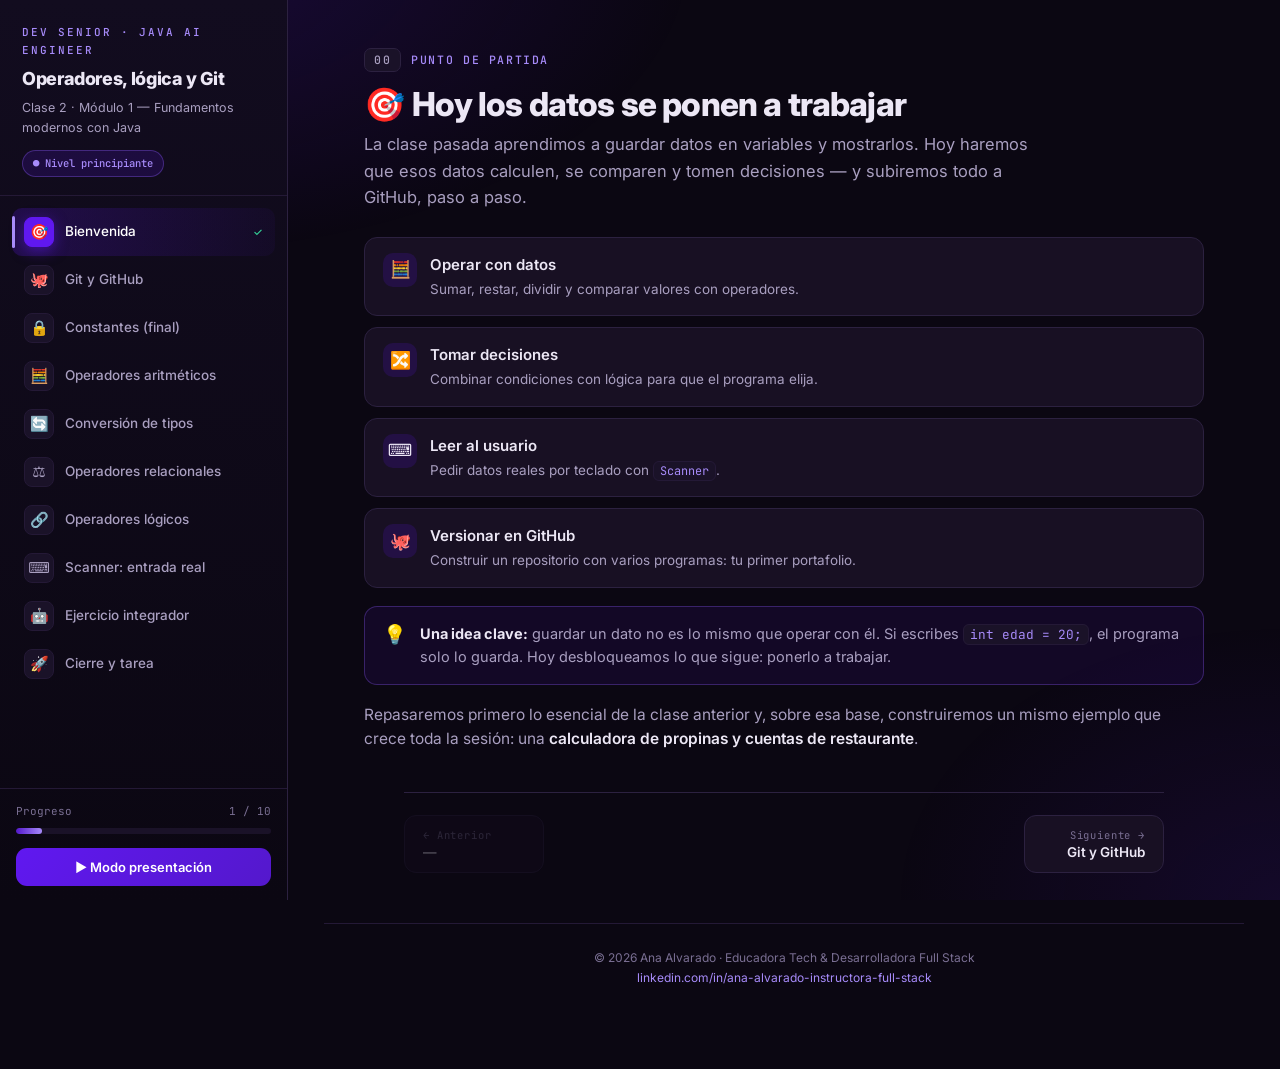
<file: Java AI Backend Developer/clase_2/clase02-operadores-logica-git.html>
<!DOCTYPE html>
<html lang="es">
<head>
<meta charset="UTF-8">
<meta name="viewport" content="width=device-width, initial-scale=1.0">
<title>Clase 2 · Java AI Engineer — Operadores, lógica y Git</title>
<link rel="preconnect" href="https://fonts.googleapis.com">
<link rel="preconnect" href="https://fonts.gstatic.com" crossorigin>
<link href="https://fonts.googleapis.com/css2?family=Inter:wght@300;400;500;600;700;800&family=JetBrains+Mono:wght@400;500;700&display=swap" rel="stylesheet">
<style>
:root{
  --dev-principal:#5418CC;
  --dev-vibrante:#6018F0;
  --dev-oscuro:#3C1884;
  --bg-0:#0b0712;
  --bg-1:#120c1f;
  --bg-2:#1a1228;
  --bg-card:#181023;
  --bg-card-2:#1f1530;
  --border:#2c2140;
  --border-soft:#241936;
  --txt:#ECE7F5;
  --txt-dim:#A99FC0;
  --txt-faint:#7a6f93;
  --accent:#8B5CF6;
  --accent-bright:#A78BFA;
  --good:#34d399;
  --warn:#fbbf24;
  --danger:#fb7185;
  --code-bg:#0d0916;
  --sidebar-w:288px;
  --maxw:920px;
}
*{box-sizing:border-box;margin:0;padding:0}
html{scroll-behavior:smooth}
body{
  font-family:'Inter',system-ui,sans-serif;
  background:var(--bg-0);
  color:var(--txt);
  line-height:1.6;
  -webkit-font-smoothing:antialiased;
  overflow-x:hidden;
}
body::before{
  content:"";position:fixed;inset:0;z-index:-1;pointer-events:none;
  background:
    radial-gradient(900px 500px at 12% -5%, rgba(96,24,240,.18), transparent 60%),
    radial-gradient(700px 500px at 100% 100%, rgba(84,24,204,.13), transparent 55%);
}

/* ============ SIDEBAR ============ */
.sidebar{
  position:fixed;top:0;left:0;height:100vh;width:var(--sidebar-w);
  background:linear-gradient(180deg,var(--bg-1),var(--bg-0));
  border-right:1px solid var(--border);
  display:flex;flex-direction:column;z-index:100;
  transition:transform .28s ease;
}
.brand{padding:24px 22px 18px;border-bottom:1px solid var(--border-soft)}
.brand .eyebrow{
  font-family:'JetBrains Mono',monospace;font-size:11px;letter-spacing:.18em;
  text-transform:uppercase;color:var(--accent-bright);font-weight:500;
}
.brand h1{font-size:18px;font-weight:800;margin-top:6px;letter-spacing:-.02em}
.brand .sub{font-size:12.5px;color:var(--txt-dim);margin-top:4px}
.brand .badge{
  display:inline-flex;align-items:center;gap:6px;margin-top:12px;
  font-family:'JetBrains Mono',monospace;font-size:10.5px;font-weight:500;
  background:rgba(96,24,240,.16);color:var(--accent-bright);
  border:1px solid rgba(139,92,246,.35);padding:4px 10px;border-radius:99px;
}

.nav{flex:1;overflow-y:auto;padding:12px 12px 8px}
.nav::-webkit-scrollbar{width:6px}
.nav::-webkit-scrollbar-thumb{background:var(--border);border-radius:99px}
.nav-item{
  display:flex;align-items:center;gap:11px;width:100%;text-align:left;
  background:none;border:none;color:var(--txt-dim);cursor:pointer;
  padding:9px 12px;border-radius:10px;font-size:13.5px;font-weight:500;
  font-family:inherit;transition:.16s;position:relative;
}
.nav-item .ico{
  width:30px;height:30px;flex:none;display:grid;place-items:center;
  font-size:15px;border-radius:8px;background:var(--bg-2);
  border:1px solid var(--border-soft);transition:.16s;
}
.nav-item .label{flex:1;line-height:1.25}
.nav-item:hover{color:var(--txt);background:var(--bg-2)}
.nav-item.active{color:#fff;background:linear-gradient(90deg,rgba(96,24,240,.22),rgba(96,24,240,.05))}
.nav-item.active .ico{background:var(--dev-vibrante);border-color:var(--dev-vibrante);box-shadow:0 4px 14px rgba(96,24,240,.5)}
.nav-item.active::before{content:"";position:absolute;left:0;top:8px;bottom:8px;width:3px;border-radius:99px;background:var(--accent-bright)}
.nav-item .check{font-size:11px;color:var(--good);opacity:0;transition:.16s}
.nav-item.seen .check{opacity:1}

.sidebar-foot{padding:14px 16px;border-top:1px solid var(--border-soft)}
.progress-wrap{display:flex;align-items:center;justify-content:space-between;font-size:11px;color:var(--txt-faint);font-family:'JetBrains Mono',monospace;margin-bottom:7px}
.progress-track{height:6px;background:var(--bg-2);border-radius:99px;overflow:hidden}
.progress-fill{height:100%;width:0;border-radius:99px;background:linear-gradient(90deg,var(--dev-principal),var(--accent-bright));transition:width .4s ease}
.present-btn{
  margin-top:14px;width:100%;display:flex;align-items:center;justify-content:center;gap:8px;
  background:linear-gradient(135deg,var(--dev-vibrante),var(--dev-principal));
  color:#fff;border:none;font-family:inherit;font-weight:600;font-size:13px;
  padding:11px;border-radius:11px;cursor:pointer;transition:.16s;
}
.present-btn:hover{transform:translateY(-1px);box-shadow:0 8px 22px rgba(96,24,240,.4)}

/* ============ MAIN ============ */
.main{margin-left:var(--sidebar-w);min-height:100vh;padding:0 0 80px}
.topbar{
  display:none;position:sticky;top:0;z-index:60;
  background:rgba(11,7,18,.86);backdrop-filter:blur(12px);
  border-bottom:1px solid var(--border);padding:12px 16px;
  align-items:center;justify-content:space-between;
}
.topbar h2{font-size:15px;font-weight:700}
.hamburger{background:var(--bg-2);border:1px solid var(--border);color:var(--txt);width:40px;height:40px;border-radius:10px;font-size:18px;cursor:pointer}

.section{
  display:none;max-width:var(--maxw);margin:0 auto;padding:48px 40px 0;
  animation:fade .4s ease;
}
.section.visible{display:block}
@keyframes fade{from{opacity:0;transform:translateY(10px)}to{opacity:1;transform:none}}

.sec-eyebrow{
  display:flex;align-items:center;gap:10px;font-family:'JetBrains Mono',monospace;
  font-size:11.5px;letter-spacing:.14em;text-transform:uppercase;color:var(--accent-bright);font-weight:500;
}
.sec-eyebrow .num{
  background:var(--bg-2);border:1px solid var(--border);border-radius:7px;
  padding:2px 9px;color:var(--txt-dim);
}
.sec-title{font-size:33px;font-weight:800;letter-spacing:-.025em;margin:14px 0 8px;line-height:1.12}
.sec-title .emoji{margin-right:8px}
.sec-lead{font-size:16.5px;color:var(--txt-dim);max-width:680px;margin-bottom:26px}

.h3{font-size:19px;font-weight:700;margin:30px 0 12px;letter-spacing:-.01em;display:flex;align-items:center;gap:9px}
.h3::before{content:"";width:5px;height:18px;border-radius:3px;background:linear-gradient(var(--dev-vibrante),var(--dev-principal))}
p.body{color:var(--txt-dim);margin-bottom:14px;font-size:15.5px}
p.body strong,li strong{color:var(--txt);font-weight:600}
.main code:not(pre code){
  font-family:'JetBrains Mono',monospace;font-size:.88em;
  background:var(--bg-2);border:1px solid var(--border-soft);
  padding:1px 6px;border-radius:6px;color:var(--accent-bright);
}

/* cards */
.card{
  background:var(--bg-card);border:1px solid var(--border);border-radius:16px;
  padding:22px 24px;margin:18px 0;
}
.grid-2{display:grid;grid-template-columns:1fr 1fr;gap:16px}
.def-card{background:var(--bg-card);border:1px solid var(--border);border-radius:14px;padding:18px 20px}
.def-card .tag{
  font-family:'JetBrains Mono',monospace;font-size:10.5px;letter-spacing:.1em;
  text-transform:uppercase;font-weight:600;margin-bottom:9px;display:inline-block;
}
.def-card.tech .tag{color:var(--accent-bright)}
.def-card.real .tag{color:var(--good)}
.def-card h4{font-size:15px;font-weight:700;margin-bottom:6px}
.def-card p{font-size:14px;color:var(--txt-dim)}

/* tip / warn banners */
.banner{
  display:flex;gap:13px;border-radius:13px;padding:15px 18px;margin:18px 0;
  border:1px solid;font-size:14.5px;align-items:flex-start;
}
.banner .b-ico{font-size:19px;flex:none;line-height:1.4}
.banner .b-body{color:var(--txt-dim)}
.banner .b-body b{color:var(--txt)}
.banner.tip{background:rgba(96,24,240,.09);border-color:rgba(139,92,246,.32)}
.banner.warn{background:rgba(251,191,36,.07);border-color:rgba(251,191,36,.28)}
.banner.warn b{color:var(--warn)}
.banner.data{background:rgba(52,211,153,.06);border-color:rgba(52,211,153,.25)}
.banner.data b{color:var(--good)}

/* question (collapsed answer) */
.q{
  border:1px solid var(--border);border-radius:14px;margin:16px 0;overflow:hidden;
  background:linear-gradient(180deg,var(--bg-card-2),var(--bg-card));
}
.q-head{display:flex;gap:12px;padding:17px 20px;align-items:flex-start}
.q-head .q-mark{
  flex:none;width:30px;height:30px;border-radius:9px;display:grid;place-items:center;
  background:var(--dev-vibrante);color:#fff;font-weight:800;font-size:15px;
  box-shadow:0 4px 12px rgba(96,24,240,.4);
}
.q-head .q-text{font-size:15.5px;font-weight:600;color:var(--txt);padding-top:3px}
.q-reveal{
  margin:0 20px 18px 62px;background:none;border:1px dashed var(--accent);
  color:var(--accent-bright);font-family:'JetBrains Mono',monospace;font-size:12px;font-weight:500;
  padding:8px 15px;border-radius:9px;cursor:pointer;transition:.16s;letter-spacing:.04em;
}
.q-reveal:hover{background:rgba(139,92,246,.12)}
.q-ans{
  margin:0 20px 18px 62px;padding:0 16px;max-height:0;overflow:hidden;
  background:var(--code-bg);border-radius:11px;border:1px solid transparent;
  transition:max-height .35s ease,padding .35s ease,border-color .35s;
  color:var(--txt-dim);font-size:14.5px;
}
.q-ans.open{max-height:400px;padding:15px 16px;border-color:var(--border)}
.q-ans .a-label{font-family:'JetBrains Mono',monospace;font-size:10.5px;letter-spacing:.1em;text-transform:uppercase;color:var(--good);font-weight:600;display:block;margin-bottom:6px}
.q-ans b{color:var(--txt)}

/* code block */
.code{margin:16px 0;border-radius:13px;overflow:hidden;border:1px solid var(--border)}
.code-bar{
  display:flex;align-items:center;justify-content:space-between;
  background:var(--bg-2);padding:9px 14px;border-bottom:1px solid var(--border);
}
.code-file{
  font-family:'JetBrains Mono',monospace;font-size:12px;color:var(--txt-dim);
  display:flex;align-items:center;gap:8px;
}
.code-file .dot{width:9px;height:9px;border-radius:50%;background:var(--dev-vibrante)}
.copy-btn{
  background:var(--bg-card);border:1px solid var(--border);color:var(--txt-dim);
  font-family:'JetBrains Mono',monospace;font-size:11px;padding:5px 11px;border-radius:7px;
  cursor:pointer;transition:.15s;font-weight:500;
}
.copy-btn:hover{color:var(--txt);border-color:var(--accent)}
.copy-btn.done{color:var(--good);border-color:var(--good)}
pre{
  background:var(--code-bg);padding:16px 18px;overflow-x:auto;
  font-family:'JetBrains Mono',monospace;font-size:13px;line-height:1.65;
}
pre code{font-family:inherit;color:#d6cdec;white-space:pre}
pre::-webkit-scrollbar{height:8px}
pre::-webkit-scrollbar-thumb{background:var(--border);border-radius:99px}
/* syntax */
.tok-key{color:#c792ea}.tok-type{color:#82aaff}.tok-str{color:#c3e88d}
.tok-num{color:#f78c6c}.tok-com{color:#5c6370;font-style:italic}
.tok-fn{color:#82aaff}.tok-punc{color:#89ddff}.tok-out{color:#ffcb6b}

/* tables */
.t-wrap{margin:16px 0;border:1px solid var(--border);border-radius:13px;overflow:hidden}
table{width:100%;border-collapse:collapse;font-size:14.5px}
th,td{text-align:left;padding:11px 16px;border-bottom:1px solid var(--border-soft)}
th{background:var(--bg-2);font-weight:600;font-size:12px;letter-spacing:.04em;text-transform:uppercase;color:var(--txt-dim)}
tr:last-child td{border-bottom:none}
td:first-child{font-family:'JetBrains Mono',monospace;color:var(--accent-bright);font-weight:500}
td code{background:none!important;border:none!important;padding:0!important;color:var(--accent-bright)!important}

/* steps infographic */
.steps{display:flex;flex-direction:column;gap:0;margin:18px 0}
.step{display:flex;gap:16px;position:relative;padding-bottom:22px}
.step:not(:last-child)::before{content:"";position:absolute;left:17px;top:38px;bottom:0;width:2px;background:var(--border)}
.step .s-num{
  flex:none;width:36px;height:36px;border-radius:11px;display:grid;place-items:center;
  font-family:'JetBrains Mono',monospace;font-weight:700;font-size:14px;color:#fff;
  background:linear-gradient(135deg,var(--dev-vibrante),var(--dev-principal));z-index:1;
  box-shadow:0 4px 12px rgba(96,24,240,.35);
}
.step .s-body{padding-top:5px}
.step .s-body h5{font-size:14.5px;font-weight:600;color:var(--txt);margin-bottom:3px}
.step .s-body p{font-size:13.5px;color:var(--txt-dim)}
.step .s-body code{font-size:.85em}

/* git flow infographic (SVG-ish with CSS) */
.gitflow{display:flex;align-items:stretch;gap:0;margin:22px 0;flex-wrap:wrap}
.git-node{
  flex:1;min-width:120px;background:var(--bg-card);border:1px solid var(--border);
  border-radius:13px;padding:16px 14px;text-align:center;position:relative;
}
.git-node .gn-cmd{font-family:'JetBrains Mono',monospace;font-weight:700;font-size:13px;color:var(--accent-bright);margin-bottom:5px}
.git-node .gn-desc{font-size:12px;color:var(--txt-dim)}
.git-arrow{display:grid;place-items:center;color:var(--accent);font-size:20px;padding:0 6px;flex:none}
@media(max-width:560px){.git-arrow{transform:rotate(90deg)}.git-node{flex:1 1 100%}}

/* pills for operators */
.op-grid{display:grid;grid-template-columns:repeat(auto-fill,minmax(135px,1fr));gap:11px;margin:16px 0}
.op-pill{background:var(--bg-card);border:1px solid var(--border);border-radius:12px;padding:14px 16px;transition:.16s}
.op-pill:hover{border-color:var(--accent);transform:translateY(-2px)}
.op-pill .op-sym{font-family:'JetBrains Mono',monospace;font-size:21px;font-weight:700;color:var(--accent-bright)}
.op-pill .op-name{font-size:13px;color:var(--txt-dim);margin-top:4px}

/* vaso analogy svg */
.svg-fig{display:flex;justify-content:center;margin:22px 0}
.svg-fig svg{max-width:100%;height:auto}
.fig-cap{text-align:center;font-size:13px;color:var(--txt-faint);margin-top:-6px;font-style:italic}

/* objectives chips */
.obj-list{display:grid;gap:11px;margin:18px 0}
.obj{display:flex;gap:13px;align-items:flex-start;background:var(--bg-card);border:1px solid var(--border);border-radius:13px;padding:15px 18px}
.obj .o-ico{flex:none;width:34px;height:34px;border-radius:10px;display:grid;place-items:center;background:rgba(96,24,240,.16);font-size:17px}
.obj h5{font-size:15px;font-weight:600;margin-bottom:2px}
.obj p{font-size:13.5px;color:var(--txt-dim)}

.section-foot{max-width:var(--maxw);margin:40px auto 0;padding:0 40px}
.foot-nav{display:flex;justify-content:space-between;gap:14px;border-top:1px solid var(--border);padding-top:22px}
.foot-btn{
  display:flex;flex-direction:column;gap:2px;background:var(--bg-card);border:1px solid var(--border);
  border-radius:12px;padding:12px 18px;cursor:pointer;color:var(--txt);font-family:inherit;
  transition:.16s;min-width:140px;text-align:left;
}
.foot-btn:hover:not(:disabled){border-color:var(--accent);background:var(--bg-card-2)}
.foot-btn:disabled{opacity:.3;cursor:default}
.foot-btn.next{text-align:right;align-items:flex-end;margin-left:auto}
.foot-btn .fb-dir{font-family:'JetBrains Mono',monospace;font-size:10.5px;color:var(--txt-faint);letter-spacing:.08em}
.foot-btn .fb-title{font-size:13.5px;font-weight:600}

.page-footer{
  max-width:var(--maxw);margin:50px auto 0;padding:24px 40px 0;border-top:1px solid var(--border-soft);
  text-align:center;font-size:12px;color:var(--txt-faint);line-height:1.7;
}
.page-footer a{color:var(--accent-bright);text-decoration:none}

/* ============ PRESENT MODE ============ */
body.present .sidebar{transform:translateX(-100%)}
body.present .main{margin-left:0}
body.present .topbar{display:none!important}
body.present .section{
  max-width:1100px;min-height:100vh;display:none;
  padding:64px 64px;justify-content:center;flex-direction:column;
}
body.present .section.visible{display:flex}
body.present .sec-title{font-size:46px}
body.present .sec-lead{font-size:20px}
body.present .section-foot,body.present .page-footer{display:none}
body.present .foot-nav{display:none}
.present-hud{
  display:none;position:fixed;bottom:22px;left:50%;transform:translateX(-50%);
  z-index:200;background:rgba(18,12,31,.92);backdrop-filter:blur(10px);
  border:1px solid var(--border);border-radius:99px;padding:9px 18px;
  align-items:center;gap:16px;font-size:12.5px;color:var(--txt-dim);
  font-family:'JetBrains Mono',monospace;
}
body.present .present-hud{display:flex}
.present-hud .ph-prog{color:var(--accent-bright);font-weight:600}
.present-hud kbd{background:var(--bg-2);border:1px solid var(--border);border-radius:5px;padding:2px 7px;font-size:11px}
.present-hud .ph-exit{background:none;border:none;color:var(--danger);cursor:pointer;font-family:inherit;font-size:12px}
.present-dots{position:fixed;top:18px;left:50%;transform:translateX(-50%);z-index:200;display:none;gap:7px}
body.present .present-dots{display:flex}
.present-dots span{width:8px;height:8px;border-radius:50%;background:var(--border);transition:.2s}
.present-dots span.on{background:var(--accent-bright);width:22px;border-radius:99px}

/* mobile */
.overlay{display:none;position:fixed;inset:0;background:rgba(0,0,0,.6);z-index:90}
@media(max-width:880px){
  .sidebar{transform:translateX(-100%)}
  body.nav-open .sidebar{transform:none}
  body.nav-open .overlay{display:block}
  .main{margin-left:0}
  .topbar{display:flex}
  .section{padding:30px 20px 0}
  .section-foot{padding:0 20px}
  .page-footer{padding:30px 20px 0}
  .sec-title{font-size:27px}
  .grid-2{grid-template-columns:1fr}
}
</style>
</head>
<body>

<div class="overlay" id="overlay"></div>

<!-- ============ SIDEBAR ============ -->
<aside class="sidebar" id="sidebar">
  <div class="brand">
    <div class="eyebrow">Dev Senior · Java AI Engineer</div>
    <h1>Operadores, lógica y Git</h1>
    <div class="sub">Clase 2 · Módulo 1 — Fundamentos modernos con Java</div>
    <span class="badge">● Nivel principiante</span>
  </div>
  <nav class="nav" id="nav"></nav>
  <div class="sidebar-foot">
    <div class="progress-wrap"><span>Progreso</span><span id="progTxt">0 / 0</span></div>
    <div class="progress-track"><div class="progress-fill" id="progFill"></div></div>
    <button class="present-btn" id="presentBtn">▶ Modo presentación</button>
  </div>
</aside>

<!-- ============ MAIN ============ -->
<div class="main" id="main">
  <div class="topbar">
    <button class="hamburger" id="hamburger">☰</button>
    <h2 id="topTitle">Clase 2</h2>
    <button class="hamburger" id="presentBtnMobile">▶</button>
  </div>
  <div id="sections"></div>

  <div class="page-footer">
    © 2026 Ana Alvarado · Educadora Tech &amp; Desarrolladora Full Stack<br>
    <a href="https://linkedin.com/in/ana-alvarado-instructora-full-stack" target="_blank" rel="noopener">linkedin.com/in/ana-alvarado-instructora-full-stack</a>
  </div>
</div>

<!-- ============ PRESENT HUD ============ -->
<div class="present-dots" id="dots"></div>
<div class="present-hud">
  <span>Sección <span class="ph-prog" id="hudNum">1</span></span>
  <span><kbd>←</kbd> <kbd>→</kbd> navegar</span>
  <span><kbd>Esc</kbd> salir</span>
  <button class="ph-exit" id="exitPresent">✕ Salir</button>
</div>

<script>
/* ===================== CONTENIDO ===================== */
/* helper para escapar y resaltar código Java/Bash de forma simple */
const SECTIONS = [
  {
    id:"intro", icon:"🎯", nav:"Bienvenida", num:"00",
    eyebrow:"Punto de partida",
    title:"Hoy los datos se ponen a trabajar",
    emoji:"🎯",
    lead:"La clase pasada aprendimos a guardar datos en variables y mostrarlos. Hoy haremos que esos datos calculen, se comparen y tomen decisiones — y subiremos todo a GitHub, paso a paso.",
    html:`
      <div class="obj-list">
        <div class="obj"><div class="o-ico">🧮</div><div><h5>Operar con datos</h5><p>Sumar, restar, dividir y comparar valores con operadores.</p></div></div>
        <div class="obj"><div class="o-ico">🔀</div><div><h5>Tomar decisiones</h5><p>Combinar condiciones con lógica para que el programa elija.</p></div></div>
        <div class="obj"><div class="o-ico">⌨️</div><div><h5>Leer al usuario</h5><p>Pedir datos reales por teclado con <code>Scanner</code>.</p></div></div>
        <div class="obj"><div class="o-ico">🐙</div><div><h5>Versionar en GitHub</h5><p>Construir un repositorio con varios programas: tu primer portafolio.</p></div></div>
      </div>
      <div class="banner tip"><span class="b-ico">💡</span><div class="b-body"><b>Una idea clave:</b> guardar un dato no es lo mismo que operar con él. Si escribes <code>int edad = 20;</code>, el programa solo lo guarda. Hoy desbloqueamos lo que sigue: ponerlo a trabajar.</div></div>
      <p class="body">Repasaremos primero lo esencial de la clase anterior y, sobre esa base, construiremos un mismo ejemplo que crece toda la sesión: una <strong>calculadora de propinas y cuentas de restaurante</strong>.</p>
    `
  },

  {
    id:"git", icon:"🐙", nav:"Git y GitHub", num:"01",
    eyebrow:"Control de versiones",
    title:"Git y GitHub desde cero",
    emoji:"🐙",
    lead:"Antes de programar más, montamos el lugar donde vivirá tu código y su historia. Git lleva el registro en tu computador; GitHub lo guarda en internet.",
    html:`
      <div class="grid-2">
        <div class="def-card tech"><span class="tag">Técnico</span><h4>Git</h4><p>Sistema de control de versiones distribuido (creado en 2005). Vive en tu computador y guarda la historia de cada cambio en tu código.</p></div>
        <div class="def-card real"><span class="tag">En la vida real</span><h4>GitHub</h4><p>La página web donde subes esa historia para guardarla en la nube y compartirla. <b>Git ≠ GitHub:</b> uno es la herramienta local, el otro es la nube.</p></div>
      </div>

      <div class="banner data"><span class="b-ico">📚</span><div class="b-body">El nombre de archivos como <b>tarea_final</b>, <b>tarea_final_2</b>, <b>tarea_final_ESTA_SÍ</b> es control de versiones hecho a mano… y mal. Git lo hace bien y automático.</div></div>

      ${q("¿Cuál es la diferencia entre Git y GitHub?",
         "<b>Git</b> es la herramienta de control de versiones que corre localmente en tu computador y registra el historial de cambios. <b>GitHub</b> es la plataforma web que aloja repositorios Git en internet para guardarlos y compartirlos. Trabajan juntos, pero no son lo mismo.")}

      <div class="h3">Verificar que Git esté instalado</div>
      <p class="body">En la terminal de VS Code (la abres con <code>Ctrl + ñ</code> o <code>View &gt; Terminal</code>):</p>
      ${code("bash","Terminal",
`git --version`)}
      <p class="body">Si responde algo como <code>git version 2.x.x</code>, ya está instalado. Si dice <em>"command not found"</em>, hay que instalarlo desde <code>git-scm.com/downloads</code>.</p>
      <div class="banner warn"><span class="b-ico">⚠️</span><div class="b-body"><b>En Windows:</b> tras instalar Git, cierra y vuelve a abrir VS Code (o la terminal) para que reconozca el comando. Si no, parecerá que "no se instaló".</div></div>

      <div class="h3">Configurar tu identidad (una sola vez)</div>
      <p class="body">Git necesita saber quién hace cada cambio. Esto se configura una vez por computador. Usa el <strong>mismo correo</strong> con el que crearás tu cuenta de GitHub, para que tus commits queden conectados a tu perfil.</p>
      ${code("bash","Terminal",
`git config --global user.name "Tu Nombre"
git config --global user.email "tu-correo@ejemplo.com"`)}

      <div class="h3">Crear cuenta y repositorio</div>
      <div class="steps">
        <div class="step"><div class="s-num">1</div><div class="s-body"><h5>Crea tu cuenta en github.com</h5><p>Usa un usuario que sea parte de tu marca profesional: <code>nombreapellido</code> o <code>nombredev</code> se ve serio ante un reclutador.</p></div></div>
        <div class="step"><div class="s-num">2</div><div class="s-body"><h5>Nuevo repositorio</h5><p>Botón <b>+</b> arriba a la derecha → <b>New repository</b>. Nómbralo <code>java-ai-engineer-clase02</code>.</p></div></div>
        <div class="step"><div class="s-num">3</div><div class="s-body"><h5>Configúralo público</h5><p>Marca <b>Public</b> (es tu portafolio) y activa <b>Add a README file</b>.</p></div></div>
        <div class="step"><div class="s-num">4</div><div class="s-body"><h5>Clónalo a tu computador</h5><p>Clonar = traer una copia del repo de internet a tu PC.</p></div></div>
      </div>
      ${code("bash","Terminal",
`cd Documentos
git clone https://github.com/TU-USUARIO/java-ai-engineer-clase02.git
cd java-ai-engineer-clase02
code .`)}

      <div class="h3">El ciclo que vas a memorizar: add → commit → push</div>
      <div class="gitflow">
        <div class="git-node"><div class="gn-cmd">git add</div><div class="gn-desc">Prepara los archivos para guardarlos (staging)</div></div>
        <div class="git-arrow">→</div>
        <div class="git-node"><div class="gn-cmd">git commit</div><div class="gn-desc">Toma una "foto" del estado con una etiqueta</div></div>
        <div class="git-arrow">→</div>
        <div class="git-node"><div class="gn-cmd">git push</div><div class="gn-desc">Sube esa foto a GitHub</div></div>
      </div>
      <p class="body">Creamos un archivo <code>Bienvenida.java</code> y subimos tu primer ciclo completo, incluyendo varios archivos a la vez:</p>
      ${code("java","Bienvenida.java",
`public class Bienvenida {
    public static void main(String[] args) {
        System.out.println("Mi primer programa versionado con Git");
    }
}`)}
      ${code("bash","Terminal",
`git status
git add Bienvenida.java RepasoClase1.java
git commit -m "Agrega programa de bienvenida y repaso de la clase 1"
git push`)}

      ${q("¿Qué hace cada uno de estos comandos?",
        "<b>git status</b> muestra qué archivos cambiaron y cuáles están listos para guardar. <b>git add</b> mueve esos cambios al área de staging (los prepara). <b>git commit -m</b> registra una versión en el historial local con un mensaje que describe qué hiciste. <b>git push</b> envía esos commits al repositorio remoto en GitHub.")}

      <div class="banner warn"><span class="b-ico">⚠️</span><div class="b-body">
        <b>Cosas que suelen pasar:</b> si <code>git add</code> no encuentra el archivo, revisa que la terminal esté en la misma carpeta del archivo. Si al hacer push te piden usuario y contraseña y la contraseña no funciona, es porque GitHub ya no acepta la contraseña normal: usa un <em>token</em> o el login del navegador. Y en el mensaje del commit, describe <b>qué</b> hiciste — nunca "cambios" ni "asdf".
      </div></div>
    `
  },

  {
    id:"constantes", icon:"🔒", nav:"Constantes (final)", num:"02",
    eyebrow:"Valores que no cambian",
    title:"Constantes con final",
    emoji:"🔒",
    lead:"Algunos valores no deberían cambiar nunca durante el programa. Para eso existen las constantes: se declaran una vez, se nombran, y quedan protegidas.",
    html:`
      ${q("Si el IVA (19%) está escrito a mano como 0.19 en 30 lugares de tu programa y mañana cambia la ley, ¿qué problema tienes?",
        "Tendrías que buscar y cambiar el valor en los 30 lugares, y seguramente olvidarías alguno — eso introduce un bug. La solución es declarar el valor una sola vez como constante: si cambia, lo modificas en un único punto.")}

      <div class="grid-2">
        <div class="def-card tech"><span class="tag">Técnico</span><h4>Constante con <code>final</code></h4><p>Una variable declarada <code>final</code> solo puede asignarse una vez. Cualquier intento posterior de reasignarla es un error de compilación.</p></div>
        <div class="def-card real"><span class="tag">En la vida real</span><h4>El IVA de Colombia</h4><p>El 19% se usa en muchos cálculos. Lo declaras una vez como <code>final double IVA = 0.19;</code> y todo el programa lo usa desde ahí.</p></div>
      </div>

      <p class="body">Antes del código, lo que hace: declaramos dos constantes y las mostramos. El valor queda fijo y protegido.</p>
      ${code("java","Constantes.java",
`public class Constantes {
    public static void main(String[] args) {
        final double IVA = 0.19;
        final int DIAS_SEMANA = 7;

        System.out.println("El IVA es: " + IVA);
        System.out.println("Días en una semana: " + DIAS_SEMANA);
    }
}`)}

      ${q("Si después de declarar una constante intentas reasignarla (por ejemplo IVA = 0.16), ¿compila el programa?",
        "No compila. Java lo impide con el error que indica que no se puede asignar un valor a una variable <code>final</code>. Esto es deseable: <code>final</code> protege el valor y previene errores, porque el programa se niega a dejarte cambiarlo por accidente.")}

      <div class="banner tip"><span class="b-ico">💡</span><div class="b-body"><b>Convención profesional:</b> las constantes se escriben en <code>MAYÚSCULAS_CON_GUION_BAJO</code> (<code>IVA</code>, <code>DIAS_SEMANA</code>, <code>PRECIO_BASE</code>). Las variables normales van en <code>camelCase</code> (<code>precioTotal</code>, <code>nombreCliente</code>).</div></div>

      <div class="banner data"><span class="b-ico">📚</span><div class="b-body"><b>Dato:</b> Java tiene 8 tipos primitivos: <code>byte</code>, <code>short</code>, <code>int</code>, <code>long</code>, <code>float</code>, <code>double</code>, <code>boolean</code>, <code>char</code>. <code>String</code> no es primitivo — es una clase (<code>java.lang.String</code>).</div></div>
    `
  },

  {
    id:"aritmeticos", icon:"🧮", nav:"Operadores aritméticos", num:"03",
    eyebrow:"Hacer cálculos",
    title:"Operadores aritméticos",
    emoji:"🧮",
    lead:"Los operadores de toda la vida… más uno que sorprende. Aquí empieza nuestro ejemplo que crece toda la clase: la calculadora del restaurante.",
    html:`
      <div class="op-grid">
        <div class="op-pill"><div class="op-sym">+</div><div class="op-name">suma</div></div>
        <div class="op-pill"><div class="op-sym">−</div><div class="op-name">resta</div></div>
        <div class="op-pill"><div class="op-sym">*</div><div class="op-name">multiplicación</div></div>
        <div class="op-pill"><div class="op-sym">/</div><div class="op-name">división</div></div>
        <div class="op-pill"><div class="op-sym">%</div><div class="op-name">módulo (residuo)</div></div>
      </div>

      <p class="body">Antes del código: calculamos una propina del 10% sobre la cuenta y la sumamos al total. Esta es la base que haremos crecer.</p>
      ${code("java","Restaurante.java",
`public class Restaurante {
    public static void main(String[] args) {
        double cuenta = 80000;
        double propina = cuenta * 0.10;
        double total = cuenta + propina;

        System.out.println("Cuenta:  " + cuenta);
        System.out.println("Propina: " + propina);
        System.out.println("Total:   " + total);
    }
}`)}

      <div class="h3">El truco de la división entera</div>
      ${q("¿Cuánto da 7 / 2 en Java, si ambos son enteros?",
        "Da <b>3</b>, no 3.5. Cuando divides dos enteros, el resultado es entero: Java <b>descarta</b> los decimales (los corta, no redondea). Para obtener 3.5, al menos uno de los dos números debe ser decimal (<code>double</code>).")}

      <p class="body">Antes del código: mostramos cómo forzar el resultado decimal — basta con que uno de los operandos sea <code>double</code>.</p>
      ${code("java","Restaurante.java",
`int a = 7;
int b = 2;
System.out.println(a / b);        // 3   (división entera: corta decimales)

double c = 7.0 / 2;               // 3.5 (uno es decimal)
System.out.println(c);
System.out.println(7.0 / 2);      // 3.5
System.out.println((double) 7 / 2); // 3.5`)}

      <div class="banner data"><span class="b-ico">📚</span><div class="b-body"><b>Dato:</b> la división <code>/</code> entre dos enteros realiza <b>división entera</b> (trunca hacia cero). Si al menos un operando es de punto flotante, la división es decimal.</div></div>

      <div class="h3">El módulo % : el residuo, y para qué sirve</div>
      ${code("java","Restaurante.java",
`System.out.println(10 % 3); // 1
System.out.println(10 % 2); // 0
System.out.println(9 % 2);  // 1`)}
      ${q("Si numero % 2 da 0, ¿qué sabes del número?",
        "Que es <b>par</b>. El módulo es la forma profesional de saber si un número es par, impar o múltiplo de algo: si el residuo de dividir entre 2 es 0, no sobró nada, así que es divisible por 2.")}

      <div class="h3">Incremento y decremento</div>
      ${code("java","Restaurante.java",
`int contador = 5;
contador++;  // ahora vale 6
contador--;  // vuelve a 5
System.out.println(contador);`)}
      <p class="body"><code>++</code> suma uno y <code>--</code> resta uno. Los verás muchísimo cuando lleguemos a los ciclos.</p>
    `
  },

  {
    id:"casting", icon:"🔄", nav:"Conversión de tipos", num:"04",
    eyebrow:"Cambiar de tipo",
    title:"Conversión de tipos (casting)",
    emoji:"🔄",
    lead:"Convertir tipos es como pasar agua entre vasos de distinto tamaño. De un vaso chico a uno grande no se derrama nada; al revés, sí — y por eso Java te pide permiso.",
    html:`
      <div class="svg-fig">
        <svg viewBox="0 0 460 220" xmlns="http://www.w3.org/2000/svg" role="img" aria-label="Analogía de vasos para la conversión de tipos">
          <defs>
            <linearGradient id="water" x1="0" y1="0" x2="0" y2="1">
              <stop offset="0" stop-color="#8B5CF6"/><stop offset="1" stop-color="#6018F0"/>
            </linearGradient>
          </defs>
          <!-- vaso chico int -->
          <path d="M40 70 L70 70 L66 150 L44 150 Z" fill="none" stroke="#2c2140" stroke-width="2"/>
          <path d="M44 110 L66 110 L66 150 L44 150 Z" fill="url(#water)" opacity="0.9"/>
          <text x="55" y="180" fill="#A99FC0" font-size="13" text-anchor="middle" font-family="JetBrains Mono">int</text>
          <text x="55" y="58" fill="#7a6f93" font-size="11" text-anchor="middle">chico</text>
          <!-- flecha implícita -->
          <path d="M85 110 L175 110" stroke="#34d399" stroke-width="2" marker-end="url(#a1)"/>
          <marker id="a1" markerWidth="10" markerHeight="10" refX="7" refY="3" orient="auto"><path d="M0 0 L7 3 L0 6" fill="#34d399"/></marker>
          <text x="130" y="100" fill="#34d399" font-size="11" text-anchor="middle">automática, segura</text>
          <!-- vaso grande double -->
          <path d="M195 55 L240 55 L232 160 L203 160 Z" fill="none" stroke="#2c2140" stroke-width="2"/>
          <path d="M205 120 L230 120 L232 160 L203 160 Z" fill="url(#water)" opacity="0.9"/>
          <text x="217" y="185" fill="#A99FC0" font-size="13" text-anchor="middle" font-family="JetBrains Mono">double</text>
          <text x="217" y="44" fill="#7a6f93" font-size="11" text-anchor="middle">grande</text>
          <!-- flecha explícita -->
          <path d="M255 110 L345 110" stroke="#fb7185" stroke-width="2" marker-end="url(#a2)"/>
          <marker id="a2" markerWidth="10" markerHeight="10" refX="7" refY="3" orient="auto"><path d="M0 0 L7 3 L0 6" fill="#fb7185"/></marker>
          <text x="300" y="100" fill="#fb7185" font-size="11" text-anchor="middle">manual: se pierde</text>
          <text x="300" y="128" fill="#fb7185" font-size="10" text-anchor="middle">(int)</text>
          <!-- gotas derramadas -->
          <circle cx="315" cy="138" r="2.5" fill="#fb7185"/><circle cx="322" cy="146" r="2" fill="#fb7185"/>
          <!-- vaso chico destino -->
          <path d="M375 70 L405 70 L401 150 L379 150 Z" fill="none" stroke="#2c2140" stroke-width="2"/>
          <path d="M379 120 L401 120 L401 150 L379 150 Z" fill="url(#water)" opacity="0.9"/>
          <text x="390" y="180" fill="#A99FC0" font-size="13" text-anchor="middle" font-family="JetBrains Mono">int</text>
        </svg>
      </div>
      <div class="fig-cap">Chico → grande: automático. Grande → chico: hay que forzarlo y se pierden decimales.</div>

      ${q("Al pasar un int a double, ¿se pierde información? ¿Y al pasar un double a int?",
        "De <b>int a double</b> (chico a grande) no se pierde nada: Java lo hace automáticamente (conversión implícita o <em>widening</em>). De <b>double a int</b> (grande a chico) sí se pierden los decimales, así que Java te obliga a forzarlo con un cast explícito y te advierte del riesgo (conversión explícita o <em>narrowing</em>).")}

      <p class="body">Antes del código: mostramos las dos direcciones. La implícita ocurre sola; la explícita necesita el <code>(int)</code> delante.</p>
      ${code("java","Conversiones.java",
`public class Conversiones {
    public static void main(String[] args) {
        int enteros = 5;
        double aDecimal = enteros;   // implícita: se convierte solo
        System.out.println(aDecimal); // 5.0

        double precio = 9.99;
        int precioRedondeado = (int) precio;  // explícita: el (int) es el casting
        System.out.println(precioRedondeado); // 9  (corta, NO redondea)
    }
}`)}

      ${q("¿(int) 9.99 da 10 o 9?",
        "Da <b>9</b>. El casting <b>corta</b> los decimales, igual que la división entera — no redondea. Si quisieras redondear de verdad, usarías <code>Math.round()</code>, que veremos más adelante.")}

      <div class="banner warn"><span class="b-ico">⚠️</span><div class="b-body">Si escribes <code>int x = precio;</code> sin el <code>(int)</code>, Java no compila: avisa que la conversión puede perder información. Ponerle <code>(int)</code> es tu forma de decirle "sí, lo sé, hazlo".</div></div>
    `
  },

  {
    id:"relacionales", icon:"⚖️", nav:"Operadores relacionales", num:"05",
    eyebrow:"Comparar valores",
    title:"Operadores relacionales",
    emoji:"⚖️",
    lead:"Hasta ahora calculábamos. Ahora comparamos. Y comparar siempre da una de dos respuestas: verdadero o falso — es decir, un boolean.",
    html:`
      <div class="t-wrap"><table>
        <thead><tr><th>Operador</th><th>Significado</th></tr></thead>
        <tbody>
          <tr><td>==</td><td>¿es igual a?</td></tr>
          <tr><td>!=</td><td>¿es distinto de?</td></tr>
          <tr><td>&gt;</td><td>¿mayor que?</td></tr>
          <tr><td>&lt;</td><td>¿menor que?</td></tr>
          <tr><td>&gt;=</td><td>¿mayor o igual?</td></tr>
          <tr><td>&lt;=</td><td>¿menor o igual?</td></tr>
        </tbody>
      </table></div>

      <p class="body">Antes del código: comparamos una edad contra 18 y guardamos el resultado de la comparación en una variable <code>boolean</code>.</p>
      ${code("java","Comparaciones.java",
`public class Comparaciones {
    public static void main(String[] args) {
        int edad = 20;

        System.out.println(edad >= 18); // true
        System.out.println(edad == 18); // false
        System.out.println(edad != 18); // true

        boolean esMayorDeEdad = edad >= 18;
        System.out.println("¿Es mayor de edad? " + esMayorDeEdad);
    }
}`)}
      <p class="body">El resultado de una comparación se puede <strong>guardar en una variable</strong> <code>boolean</code>. Esto será clave para los condicionales de la próxima clase.</p>

      <div class="h3">El error más famoso: = vs ==</div>
      ${q("¿Cuál es la diferencia entre = y == ?",
        "<b>=</b> (uno solo) <b>asigna</b>: \"guarda esto aquí\". <b>==</b> (doble) <b>compara</b>: \"¿son iguales?\". Para comparar siempre se usa <code>==</code>. En Java, escribir <code>if (edad = 18)</code> ni siquiera compila, porque <code>if</code> espera un <code>boolean</code> y una asignación da un número — Java te protege de ese error clásico.")}

      <div class="banner warn"><span class="b-ico">⚠️</span><div class="b-body"><b>Ojo con los textos:</b> <code>==</code> no se usa para comparar dos <code>String</code> de la forma intuitiva — para texto se usa <code>.equals()</code>. Lo veremos bien más adelante; por ahora, <code>==</code> lo usamos con números y booleanos.</div></div>
    `
  },

  {
    id:"logicos", icon:"🔗", nav:"Operadores lógicos", num:"06",
    eyebrow:"Combinar condiciones",
    title:"Operadores lógicos",
    emoji:"🔗",
    lead:"A veces una sola comparación no basta: \"para entrar tienes que ser mayor de edad Y tener cédula\". Eso es lógica: combinar varias condiciones en una sola respuesta.",
    html:`
      <div class="t-wrap"><table>
        <thead><tr><th>Operador</th><th>Nombre</th><th>Da true cuando…</th></tr></thead>
        <tbody>
          <tr><td>&amp;&amp;</td><td>Y (AND)</td><td>ambas condiciones son verdaderas</td></tr>
          <tr><td>||</td><td>O (OR)</td><td>al menos una es verdadera</td></tr>
          <tr><td>!</td><td>NO (NOT)</td><td>invierte: true→false, false→true</td></tr>
        </tbody>
      </table></div>

      <p class="body">Antes del código: combinamos condiciones con AND, OR y NOT sobre datos de un cliente.</p>
      ${code("java","Logica.java",
`public class Logica {
    public static void main(String[] args) {
        int edad = 20;
        boolean tieneCedula = true;

        System.out.println(edad >= 18 && tieneCedula); // true (las dos se cumplen)

        boolean esFinDeSemana = false;
        boolean esFestivo = true;
        System.out.println(esFinDeSemana || esFestivo); // true (con una basta)

        System.out.println(!tieneCedula); // false (invierte)
    }
}`)}

      ${q("¿Cuánto dan: true && false, true || false, y !false ?",
        "<b>true &amp;&amp; false → false</b> (el AND exige que las dos sean verdaderas). <b>true || false → true</b> (al OR le basta con una). <b>!false → true</b> (el NOT invierte el valor).")}

      <div class="h3">Dato profesional: el cortocircuito</div>
      <p class="body"><code>&amp;&amp;</code> y <code>||</code> evalúan <strong>de izquierda a derecha y se detienen apenas saben la respuesta</strong>. En <code>A && B</code>, si <code>A</code> ya es <code>false</code>, Java ni mira <code>B</code>. En <code>A || B</code>, si <code>A</code> ya es <code>true</code>, ni mira <code>B</code>.</p>
      <div class="banner data"><span class="b-ico">📚</span><div class="b-body"><b>Dato:</b> <code>&amp;&amp;</code> y <code>||</code> son operadores de <b>evaluación en cortocircuito</b>: el operando derecho solo se evalúa si el izquierdo no determina ya el resultado.</div></div>
      <div class="banner tip"><span class="b-ico">💡</span><div class="b-body"><b>¿Por qué importa?</b> Evita errores y mejora el rendimiento. Lo agradecerás al validar datos: "si el dato existe <b>Y</b> es válido" — primero verificas que exista, y solo entonces miras si es válido.</div></div>
    `
  },

  {
    id:"scanner", icon:"⌨️", nav:"Scanner: entrada real", num:"07",
    eyebrow:"Programa interactivo",
    title:"Scanner: leer datos del usuario",
    emoji:"⌨️",
    lead:"Hasta ahora poníamos los datos a mano. Un programa de verdad le pregunta al usuario. Para leer desde la consola usamos Scanner.",
    html:`
      <p class="body">Antes del código: importamos <code>Scanner</code>, lo creamos, pedimos la cuenta y el número de personas, y dividimos el total. Estas son las cinco partes de todo programa con <code>Scanner</code>.</p>
      ${code("java","RestauranteInteractivo.java",
`import java.util.Scanner;   // 1. importar, va arriba del todo

public class RestauranteInteractivo {
    public static void main(String[] args) {
        Scanner sc = new Scanner(System.in);  // 2. crear el lector

        System.out.print("¿Cuánto fue la cuenta? ");
        double cuenta = sc.nextDouble();       // 3. leer un decimal

        System.out.print("¿Cuántas personas? ");
        int personas = sc.nextInt();           // 4. leer un entero

        double propina = cuenta * 0.10;
        double total = cuenta + propina;
        double porPersona = total / personas;

        System.out.println("Total con propina: " + total);
        System.out.println("Cada persona paga: " + porPersona);

        sc.close();   // 5. cerrar el lector
    }
}`)}
      <div class="steps">
        <div class="step"><div class="s-num">1</div><div class="s-body"><h5>Importar</h5><p><code>import java.util.Scanner;</code> trae la herramienta. Va arriba, antes de <code>public class</code>.</p></div></div>
        <div class="step"><div class="s-num">2</div><div class="s-body"><h5>Crear el lector</h5><p><code>new Scanner(System.in)</code> lo conecta al teclado.</p></div></div>
        <div class="step"><div class="s-num">3</div><div class="s-body"><h5>Leer decimal</h5><p><code>nextDouble()</code> lee un número con decimales.</p></div></div>
        <div class="step"><div class="s-num">4</div><div class="s-body"><h5>Leer entero</h5><p><code>nextInt()</code> lee un número entero.</p></div></div>
        <div class="step"><div class="s-num">5</div><div class="s-body"><h5>Cerrar</h5><p><code>sc.close()</code> cierra el lector al terminar.</p></div></div>
      </div>

      <div class="banner warn"><span class="b-ico">⚠️</span><div class="b-body"><b>Punto o coma en los decimales:</b> según la configuración regional del computador, <code>nextDouble()</code> puede esperar la coma (<code>80,5</code>) en vez del punto (<code>80.5</code>). Si te da error al escribir un decimal, prueba con coma.</div></div>

      <div class="h3">El bug clásico del Scanner (el momento de oro)</div>
      ${q("Si lees un número con nextInt() y luego un texto con nextLine(), el programa \"se salta\" el texto y no te deja escribirlo. ¿Por qué?",
        "Cuando escribes un número y presionas <b>Enter</b>, el teclado envía el número <b>y</b> un salto de línea invisible (<code>\\n</code>). <code>nextInt()</code> toma el número pero <b>deja el salto de línea ahí tirado</b>. Cuando llega <code>nextLine()</code>, encuentra ese salto sobrante, lo toma como si fuera tu respuesta (vacía) y sigue de largo. No es un error tuyo: es un comportamiento conocido del <code>Scanner</code>.")}

      <p class="body">Antes del código: la solución es de una línea — un <code>sc.nextLine()</code> extra que "se come" el salto de línea sobrante antes de leer el texto.</p>
      ${code("java","RestauranteInteractivo.java",
`int personas = sc.nextInt();
sc.nextLine();   // ← consume el salto de línea pendiente

System.out.print("Nombre de quien paga: ");
String nombre = sc.nextLine();   // ahora SÍ espera tu respuesta
System.out.println("Gracias, " + nombre);`)}

      <div class="banner data"><span class="b-ico">📚</span><div class="b-body"><b>Regla mental:</b> después de leer un número con <code>nextInt()</code> / <code>nextDouble()</code>, si lo siguiente es un <code>nextLine()</code>, pon un <code>sc.nextLine()</code> de limpieza en medio. Es un comportamiento documentado del <code>Scanner</code> en el rastreador oficial de Java (JDK-8350190).</div></div>
    `
  },

  {
    id:"integrador", icon:"🤖", nav:"Ejercicio integrador", num:"08",
    eyebrow:"Junta todo · con Cursor AI",
    title:"Validador de cuenta de restaurante",
    emoji:"🤖",
    lead:"Juntamos todo lo de hoy en un solo programa, construido con ayuda de Cursor AI como copiloto. La regla: la IA te ayuda a escribir, pero tú entiendes cada línea.",
    html:`
      <div class="card">
        <div class="h3" style="margin-top:0">El reto</div>
        <div class="steps">
          <div class="step"><div class="s-num">1</div><div class="s-body"><h5>Pedir datos</h5><p>Cuenta (decimal), número de personas (entero) y si es cliente frecuente (<code>nextBoolean()</code>).</p></div></div>
          <div class="step"><div class="s-num">2</div><div class="s-body"><h5>Calcular</h5><p>Propina (10%) y total.</p></div></div>
          <div class="step"><div class="s-num">3</div><div class="s-body"><h5>Aplicar lógica</h5><p>Si es cliente frecuente <b>Y</b> la cuenta supera 100.000 → 5% de descuento sobre el total.</p></div></div>
          <div class="step"><div class="s-num">4</div><div class="s-body"><h5>Repartir</h5><p>Dividir el total final entre las personas y mostrar todo con mensajes claros.</p></div></div>
        </div>
      </div>

      <div class="banner tip"><span class="b-ico">💡</span><div class="b-body"><b>Cómo usar Cursor AI bien:</b> nota la diferencia entre "hazme el ejercicio" y un prompt donde tú dices <b>qué sabes</b> y <b>qué límites pones</b> ("ya sé Scanner, operadores y casting; no uses temas que no he visto como ciclos o métodos; deja comentarios explicando cada bloque"). El segundo te hace mejor desarrolladora; el primero te hace dependiente. Revisa siempre lo que propone, línea por línea — la IA es brillante y también se equivoca.</div></div>

      <p class="body">Antes del código: el programa pide los datos, calcula propina y total, aplica el descuento solo si se cumplen las dos condiciones, y reparte entre las personas.</p>
      ${code("java","ValidadorRestaurante.java",
`import java.util.Scanner;

public class ValidadorRestaurante {
    public static void main(String[] args) {
        final double PORCENTAJE_PROPINA = 0.10;
        final double DESCUENTO_FRECUENTE = 0.05;
        final double TOPE_DESCUENTO = 100000;

        Scanner sc = new Scanner(System.in);

        System.out.print("Valor de la cuenta: ");
        double cuenta = sc.nextDouble();

        System.out.print("Numero de personas: ");
        int personas = sc.nextInt();

        System.out.print("¿Cliente frecuente? (true/false): ");
        boolean frecuente = sc.nextBoolean();

        double propina = cuenta * PORCENTAJE_PROPINA;
        double total = cuenta + propina;

        if (frecuente && cuenta > TOPE_DESCUENTO) {
            total = total - (total * DESCUENTO_FRECUENTE);
        }

        double porPersona = total / personas;

        System.out.println("Propina: " + propina);
        System.out.println("Total final: " + total);
        System.out.println("Cada persona paga: " + porPersona);

        sc.close();
    }
}`)}
      <p class="body">Ese <code>if</code> es una probadita de lo que viene: condicionales. No te preocupes por su sintaxis todavía — la lógica <code>frecuente && cuenta > TOPE</code> ya la entiendes de los bloques de comparación y lógica.</p>
    `
  },

  {
    id:"cierre", icon:"🚀", nav:"Cierre y tarea", num:"09",
    eyebrow:"Lo que lograste · lo que viene",
    title:"Cierre y puente a la próxima clase",
    emoji:"🚀",
    lead:"Hoy tu código pasó de guardar datos a calcular, comparar y decidir — y quedó versionado en GitHub.",
    html:`
      <div class="obj-list">
        <div class="obj"><div class="o-ico">🧮</div><div><h5>Tu código calcula, compara y decide</h5><p>Operadores aritméticos, relacionales y lógicos en acción.</p></div></div>
        <div class="obj"><div class="o-ico">🐙</div><div><h5>Tienes un repositorio en GitHub</h5><p>Con varios commits — eso es historia profesional, es portafolio.</p></div></div>
        <div class="obj"><div class="o-ico">🤖</div><div><h5>Usaste Cursor AI como copiloto</h5><p>Entendiendo cada línea, no copiando.</p></div></div>
      </div>

      <div class="q">
        <div class="q-head"><div class="q-mark">?</div><div class="q-text">Para pensar antes de la próxima clase</div></div>
        <div style="margin:0 20px 18px 62px;color:var(--txt-dim);font-size:15px">
          Usamos un <code>if</code> una sola vez, con una sola condición. ¿Qué pasaría si quisiéramos varios <strong>caminos distintos</strong>? Por ejemplo: 5% de descuento si gasta más de 100 mil, 10% si gasta más de 200 mil, y nada si gasta menos. ¿Cómo le enseñamos al programa a elegir entre varios caminos — y a <strong>repetir</strong> tareas sin escribirlas 100 veces?
        </div>
      </div>
      <div class="banner tip"><span class="b-ico">➡️</span><div class="b-body">Eso es justo lo que veremos en la <b>Clase 3</b>: condicionales (<code>if / else if / switch</code>) y ciclos (<code>for / while</code>). Hoy el programa decidió una vez; la próxima, decidirá y repetirá como un profesional.</div></div>

      <div class="h3">Tarea sugerida (opcional)</div>
      <div class="card">
        <p class="body" style="margin-bottom:0">Agrega al <code>ValidadorRestaurante</code> un mensaje que indique si el total por persona supera los 50 mil ("cuenta alta"), usando lo que viste hoy. Luego haz <code>push</code>. Así practicas el flujo <code>add → commit → push</code> por tu cuenta.</p>
      </div>

      <div class="h3">Chuleta: comandos Git de la clase</div>
      <div class="t-wrap"><table>
        <thead><tr><th>Comando</th><th>Qué hace</th></tr></thead>
        <tbody>
          <tr><td>git --version</td><td>verifica que Git esté instalado</td></tr>
          <tr><td>git config --global user.name "…"</td><td>configura tu nombre (una vez)</td></tr>
          <tr><td>git config --global user.email "…"</td><td>configura tu correo (una vez)</td></tr>
          <tr><td>git clone &lt;url&gt;</td><td>trae un repo de GitHub a tu PC</td></tr>
          <tr><td>git status</td><td>muestra qué cambió</td></tr>
          <tr><td>git add &lt;archivo&gt;</td><td>prepara un archivo para guardar</td></tr>
          <tr><td>git add .</td><td>prepara todos los cambios</td></tr>
          <tr><td>git commit -m "mensaje"</td><td>guarda una versión con etiqueta</td></tr>
          <tr><td>git push</td><td>sube los commits a GitHub</td></tr>
          <tr><td>git log --oneline</td><td>muestra el historial de commits</td></tr>
        </tbody>
      </table></div>
    `
  }
];

/* ===================== helpers de render ===================== */
function esc(s){return s.replace(/&/g,"&amp;").replace(/</g,"&lt;").replace(/>/g,"&gt;");}

function highlight(codeRaw, lang){
  return codeRaw.split("\n").map(line=>hlLine(line,lang)).join("\n");
}
function hlLine(raw, lang){
  // 1) separar comentario del resto (sin romper strings simples — suficiente para estos ejemplos)
  let comment="";
  const ci = lang==="bash" ? raw.indexOf("#") : raw.indexOf("//");
  let codePart = raw;
  if(ci>=0){ codePart = raw.slice(0,ci); comment = raw.slice(ci); }
  // 2) proteger strings con tokens temporales
  const stash=[];
  let s = esc(codePart);
  s = s.replace(/&quot;[^&]*?&quot;/g, m=>{stash.push('<span class="tok-str">'+m+'</span>');return "\u0000"+(stash.length-1)+"\u0000";});
  s = s.replace(/'[^']*?'/g, m=>{stash.push('<span class="tok-str">'+m+'</span>');return "\u0000"+(stash.length-1)+"\u0000";});
  // 3) resaltar tokens sobre el código sin strings
  if(lang==="java"){
    s = s.replace(/\b(public|class|static|void|final|import|new|if|else|return|true|false)\b/g,'<span class="tok-key">$1</span>');
    s = s.replace(/\b(int|double|boolean|char|String|Scanner|System)\b/g,'<span class="tok-type">$1</span>');
    s = s.replace(/\b(\d+\.?\d*)\b/g,'<span class="tok-num">$1</span>');
    s = s.replace(/(println|print|nextDouble|nextInt|nextLine|nextBoolean|close|main)(?=\()/g,'<span class="tok-fn">$1</span>');
  } else {
    s = s.replace(/\b(git|cd|code|config)\b/g,'<span class="tok-fn">$1</span>');
  }
  // 4) restaurar strings
  s = s.replace(/\u0000(\d+)\u0000/g,(_,i)=>stash[+i]);
  // 5) añadir comentario resaltado
  if(comment) s += '<span class="tok-com">'+esc(comment)+'</span>';
  return s;
}

function code(lang,file,raw){
  const id="c"+Math.random().toString(36).slice(2,9);
  return `<div class="code">
    <div class="code-bar">
      <span class="code-file"><span class="dot"></span>${file}</span>
      <button class="copy-btn" data-code="${id}">Copiar</button>
    </div>
    <pre><code id="${id}" data-raw="${esc(raw)}">${highlight(raw,lang)}</code></pre>
  </div>`;
}

function q(question, answer){
  return `<div class="q">
    <div class="q-head"><div class="q-mark">?</div><div class="q-text">${question}</div></div>
    <button class="q-reveal">▸ Ver respuesta</button>
    <div class="q-ans"><span class="a-label">Respuesta</span>${answer}</div>
  </div>`;
}

/* ===================== build DOM ===================== */
const navEl=document.getElementById("nav");
const secEl=document.getElementById("sections");
const dotsEl=document.getElementById("dots");
const seen=new Set();
let current=0;

SECTIONS.forEach((s,i)=>{
  // nav
  const b=document.createElement("button");
  b.className="nav-item";b.dataset.i=i;
  b.innerHTML=`<span class="ico">${s.icon}</span><span class="label">${s.nav}</span><span class="check">✓</span>`;
  b.onclick=()=>goTo(i);
  navEl.appendChild(b);
  // section
  const sec=document.createElement("section");
  sec.className="section";sec.id="sec-"+s.id;
  const prev=SECTIONS[i-1], next=SECTIONS[i+1];
  sec.innerHTML=`
    <div class="sec-eyebrow"><span class="num">${s.num}</span>${s.eyebrow}</div>
    <h1 class="sec-title"><span class="emoji">${s.emoji}</span>${s.title}</h1>
    <p class="sec-lead">${s.lead}</p>
    ${s.html}
    <div class="section-foot"><div class="foot-nav">
      <button class="foot-btn prev" ${prev?"":"disabled"}>
        <span class="fb-dir">← Anterior</span><span class="fb-title">${prev?prev.nav:"—"}</span></button>
      <button class="foot-btn next" ${next?"":"disabled"}>
        <span class="fb-dir">Siguiente →</span><span class="fb-title">${next?next.nav:"—"}</span></button>
    </div></div>`;
  secEl.appendChild(sec);
  // dots
  const d=document.createElement("span");dotsEl.appendChild(d);
});

document.querySelectorAll(".foot-btn.prev").forEach((b)=>b.onclick=()=>goTo(current-1));
document.querySelectorAll(".foot-btn.next").forEach((b)=>b.onclick=()=>goTo(current+1));

/* copy buttons */
document.addEventListener("click",e=>{
  const btn=e.target.closest(".copy-btn");
  if(!btn)return;
  const el=document.getElementById(btn.dataset.code);
  const raw=el.getAttribute("data-raw").replace(/&amp;/g,"&").replace(/&lt;/g,"<").replace(/&gt;/g,">").replace(/&quot;/g,'"');
  navigator.clipboard.writeText(raw).then(()=>{
    btn.textContent="✓ Copiado";btn.classList.add("done");
    setTimeout(()=>{btn.textContent="Copiar";btn.classList.remove("done");},1600);
  });
});

/* reveal answers */
document.addEventListener("click",e=>{
  const btn=e.target.closest(".q-reveal");
  if(!btn)return;
  const ans=btn.nextElementSibling;
  const open=ans.classList.toggle("open");
  btn.textContent=open?"▾ Ocultar respuesta":"▸ Ver respuesta";
});

/* navigation */
function goTo(i){
  if(i<0||i>=SECTIONS.length)return;
  current=i;
  document.querySelectorAll(".section").forEach((s,k)=>s.classList.toggle("visible",k===i));
  document.querySelectorAll(".nav-item").forEach((n,k)=>n.classList.toggle("active",k===i));
  document.querySelectorAll("#dots span").forEach((d,k)=>d.classList.toggle("on",k===i));
  seen.add(i);
  document.querySelectorAll(".nav-item").forEach((n,k)=>{if(seen.has(k))n.classList.add("seen");});
  updateProgress();
  document.getElementById("topTitle").textContent=SECTIONS[i].nav;
  document.getElementById("hudNum").textContent=(i+1)+" / "+SECTIONS.length;
  document.body.classList.remove("nav-open");
  if(!document.body.classList.contains("present")){
    window.scrollTo({top:0,behavior:"smooth"});
  }
}
function updateProgress(){
  const n=seen.size, t=SECTIONS.length;
  document.getElementById("progTxt").textContent=n+" / "+t;
  document.getElementById("progFill").style.width=(n/t*100)+"%";
}

/* present mode */
const presentBtn=document.getElementById("presentBtn");
function enterPresent(){
  document.body.classList.add("present");
  if(document.documentElement.requestFullscreen)document.documentElement.requestFullscreen().catch(()=>{});
}
function exitPresent(){
  document.body.classList.remove("present");
  if(document.fullscreenElement&&document.exitFullscreen)document.exitFullscreen().catch(()=>{});
}
presentBtn.onclick=enterPresent;
document.getElementById("presentBtnMobile").onclick=enterPresent;
document.getElementById("exitPresent").onclick=exitPresent;
document.addEventListener("fullscreenchange",()=>{if(!document.fullscreenElement)document.body.classList.remove("present");});

/* keyboard */
document.addEventListener("keydown",e=>{
  if(e.key==="ArrowRight"||e.key==="PageDown"){goTo(current+1);}
  else if(e.key==="ArrowLeft"||e.key==="PageUp"){goTo(current-1);}
  else if(e.key==="Escape"&&document.body.classList.contains("present")){exitPresent();}
  else if(e.key==="f"||e.key==="F"){if(!document.body.classList.contains("present"))enterPresent();}
});

/* mobile nav */
document.getElementById("hamburger").onclick=()=>document.body.classList.toggle("nav-open");
document.getElementById("overlay").onclick=()=>document.body.classList.remove("nav-open");

/* init */
goTo(0);
</script>
</body>
</html>
</file>
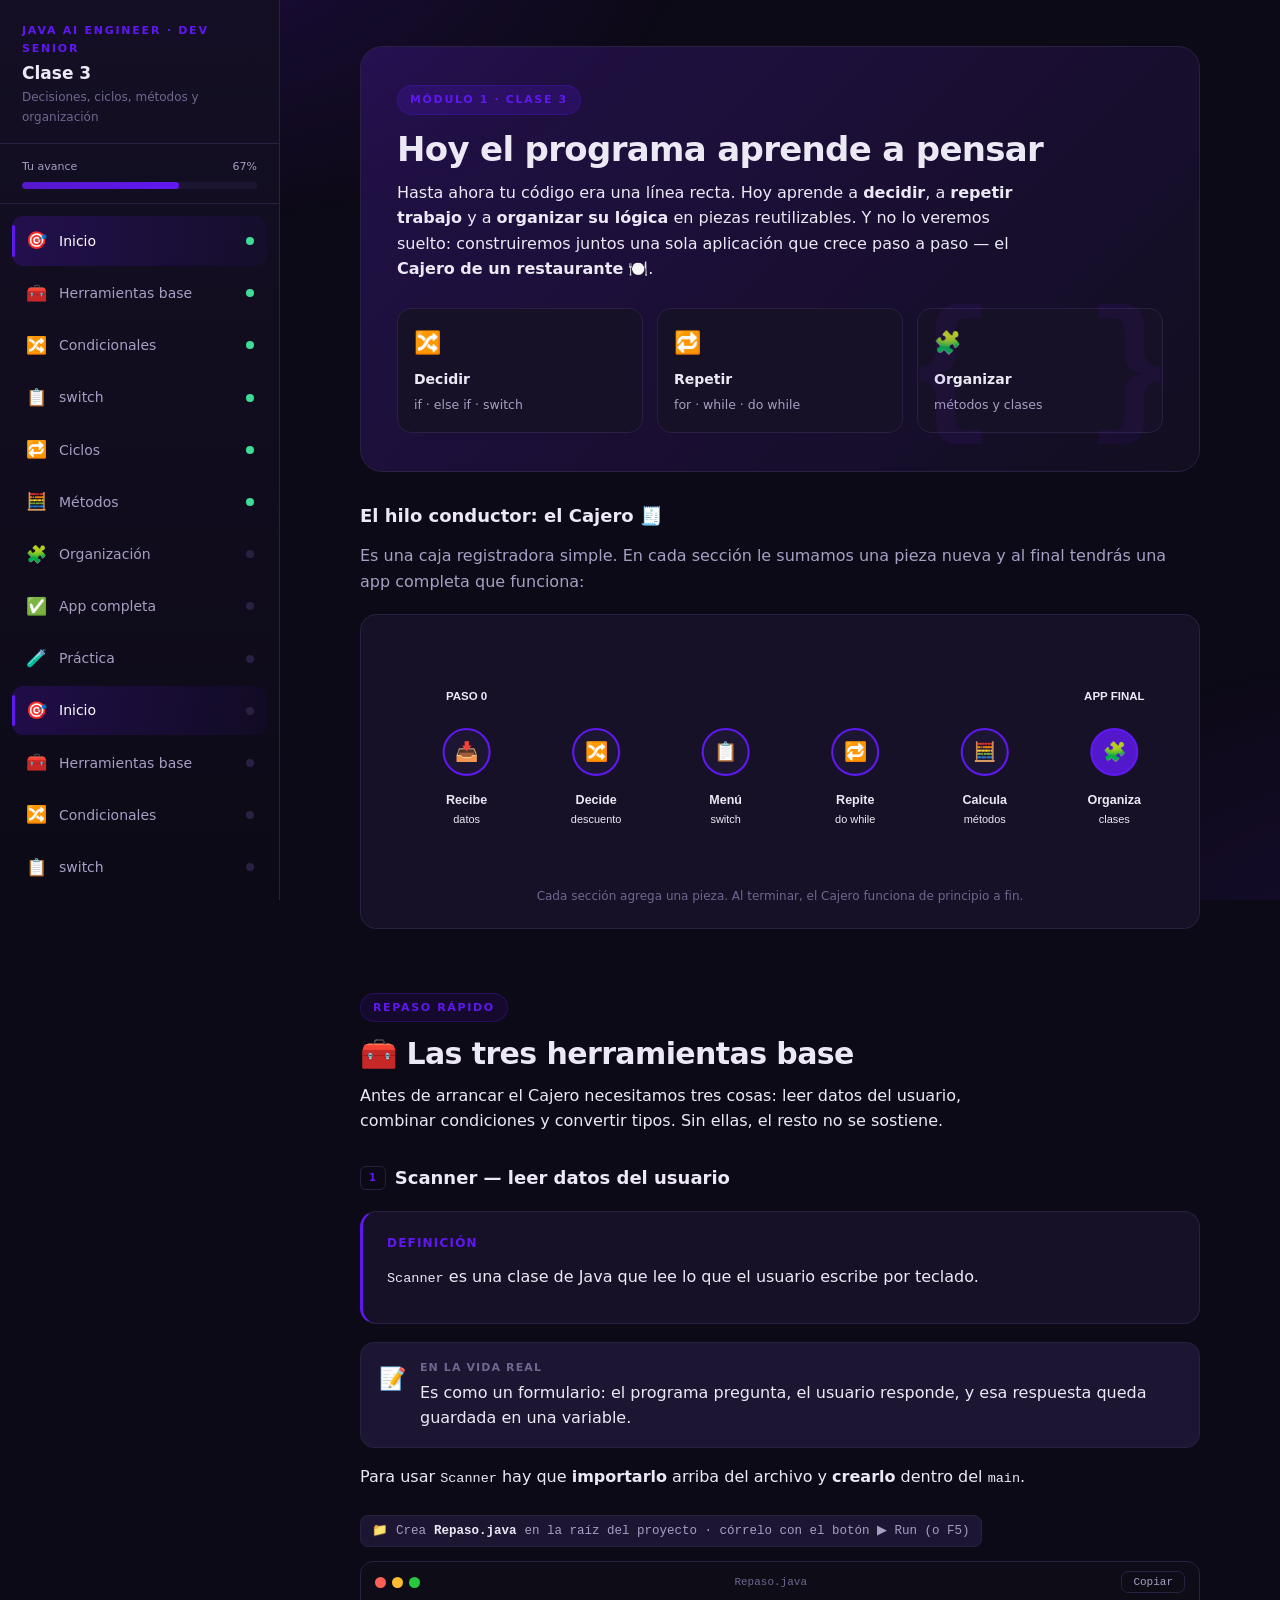
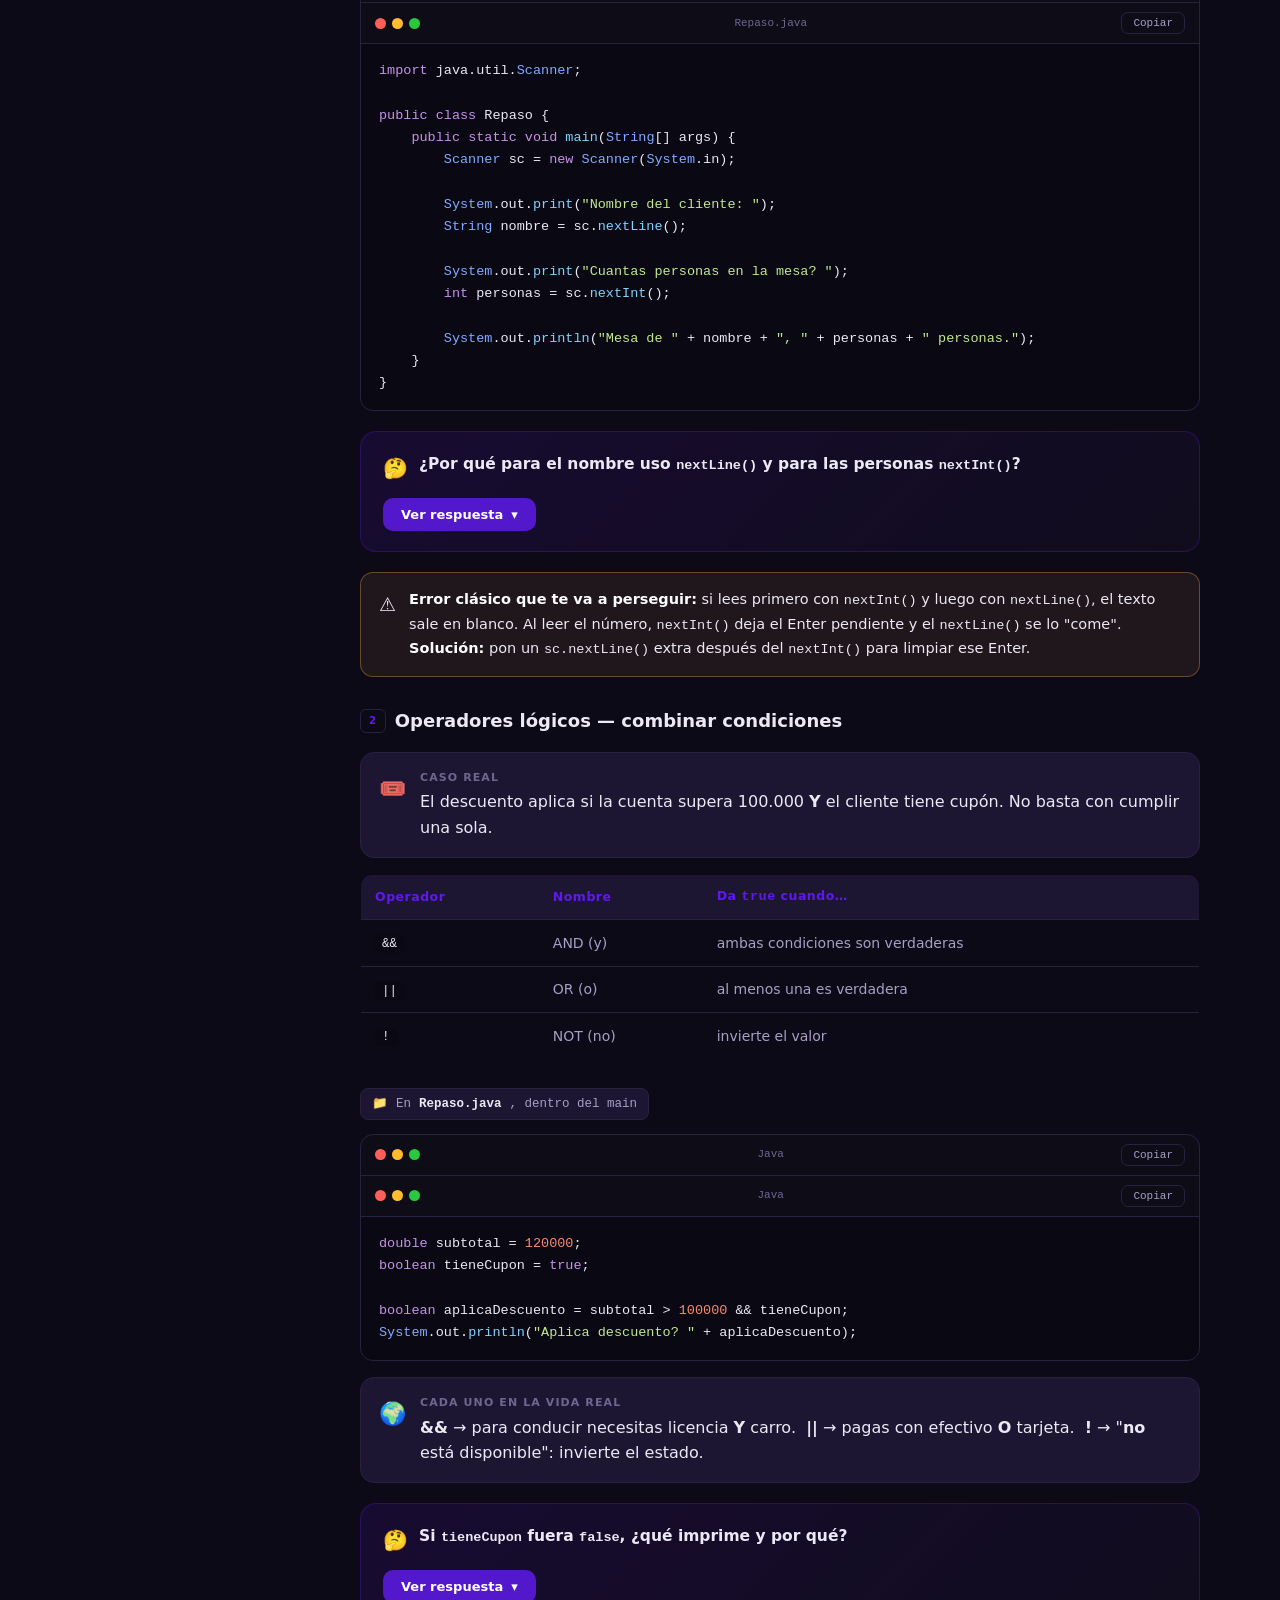
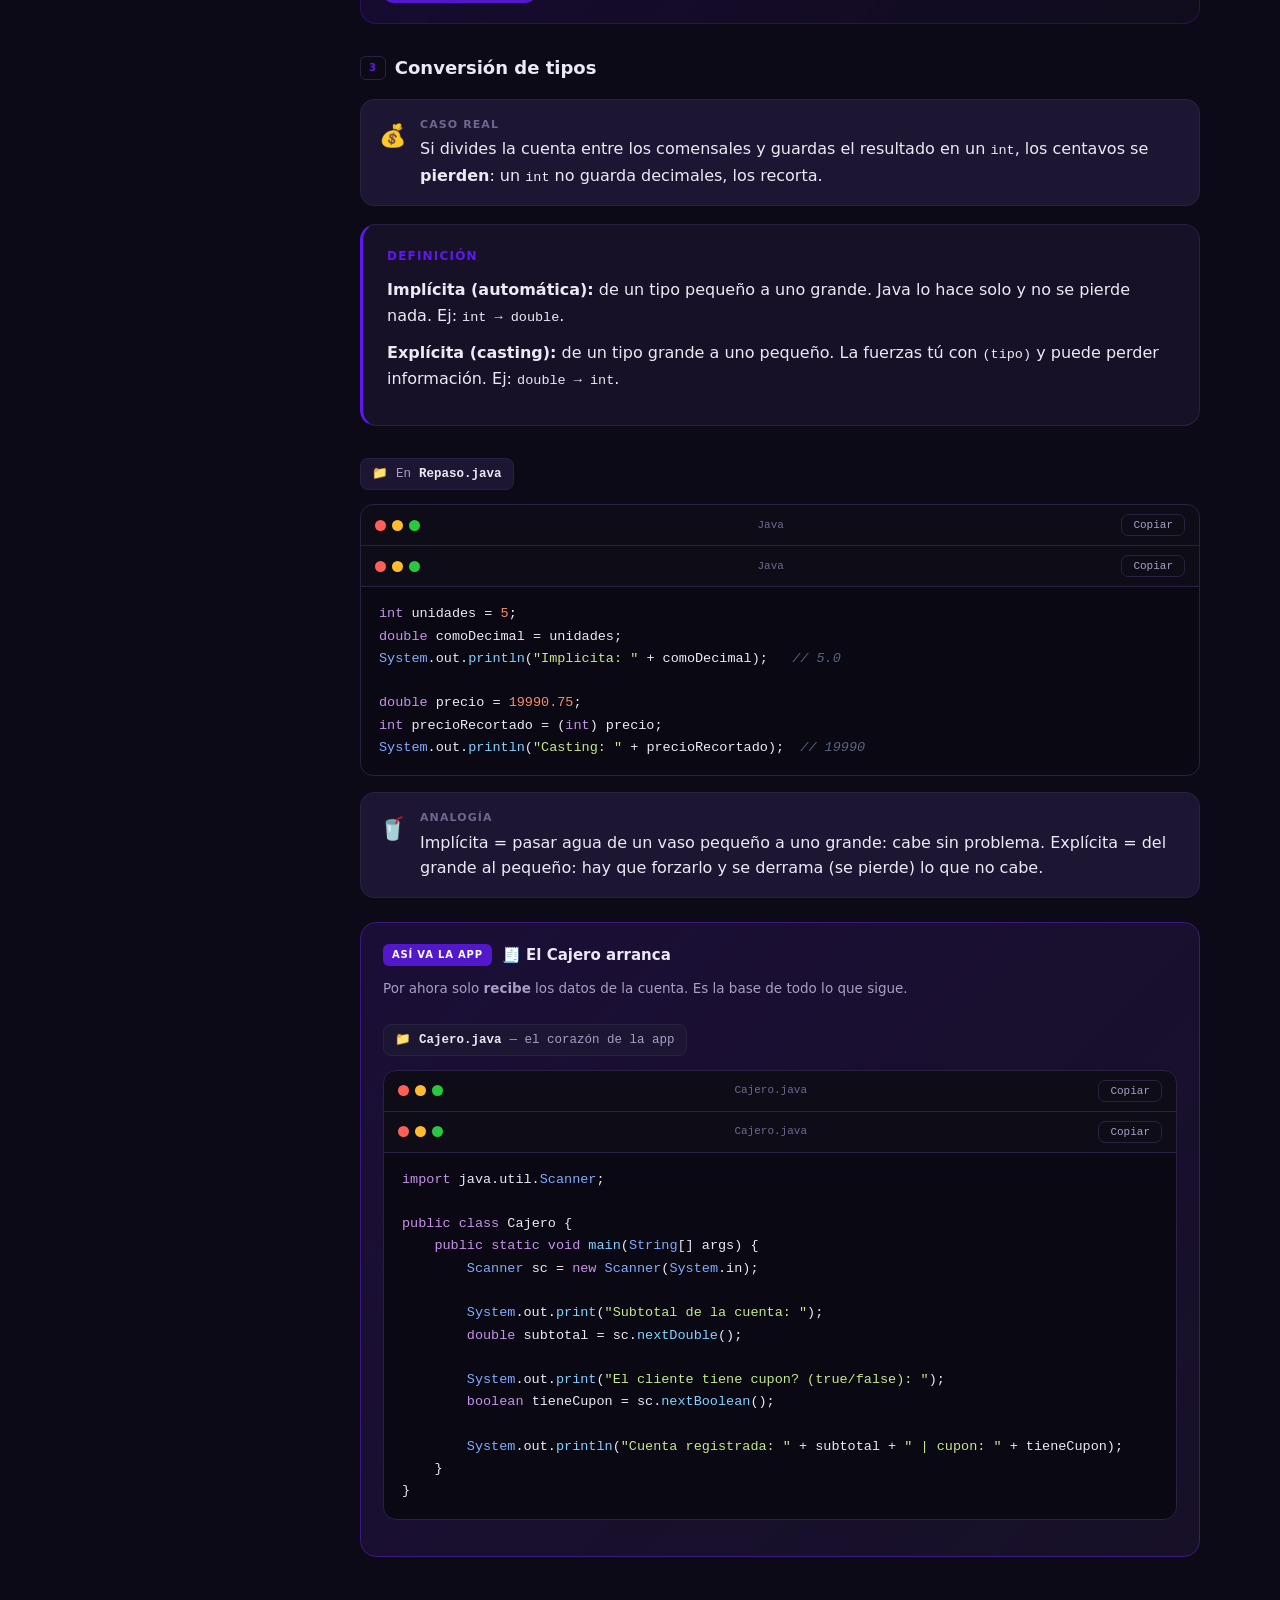
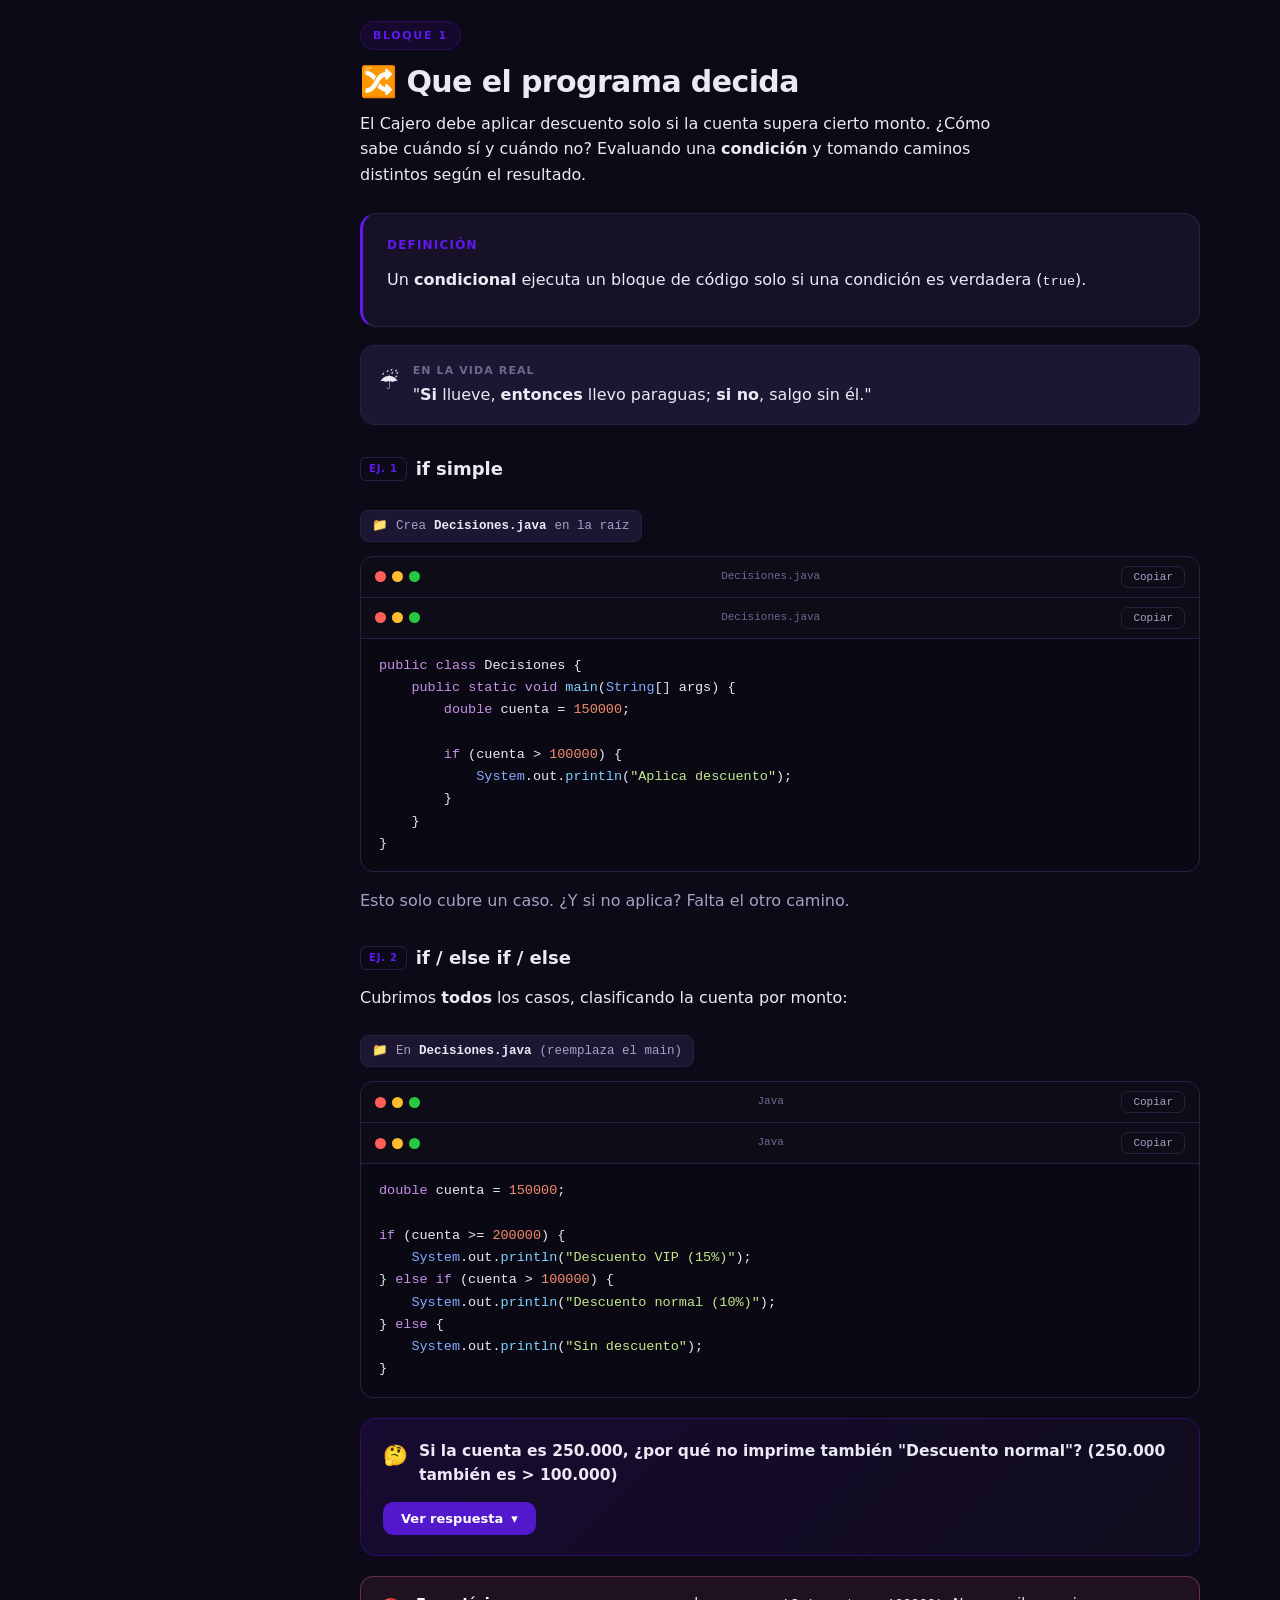
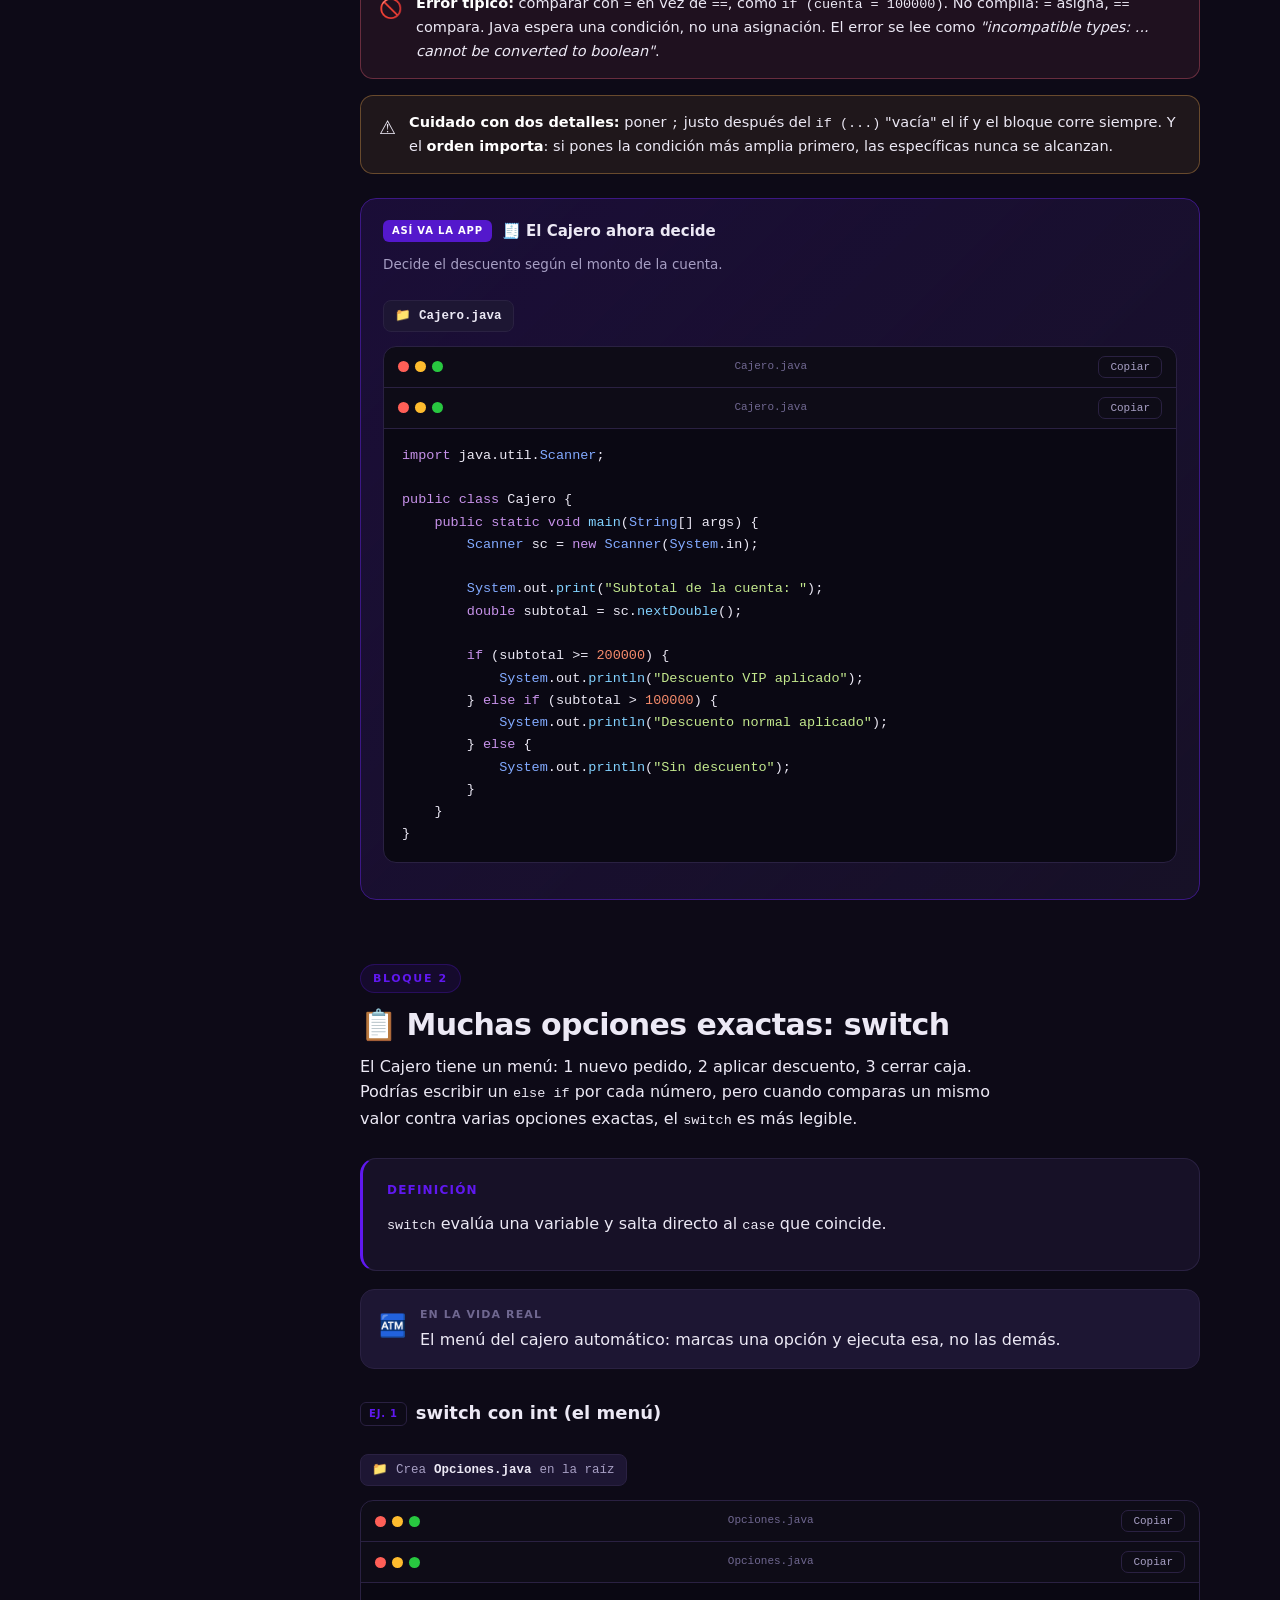
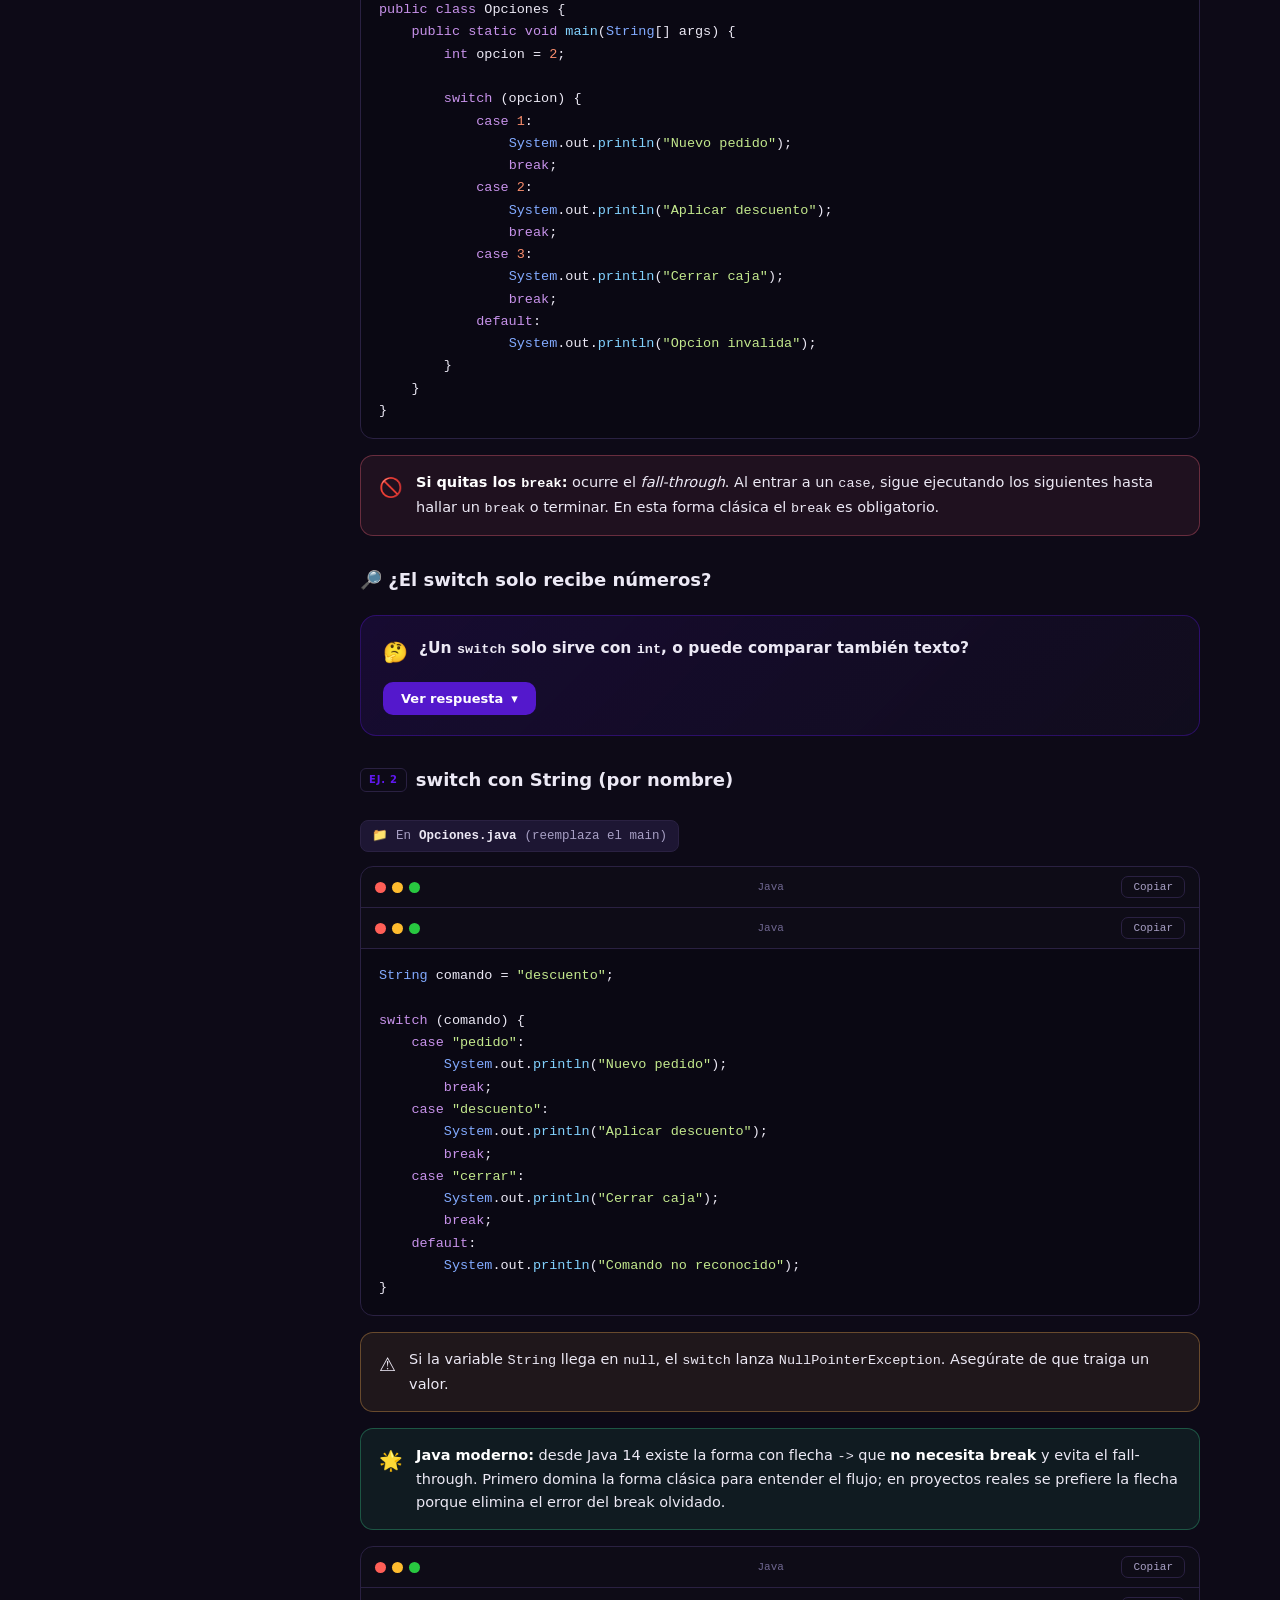
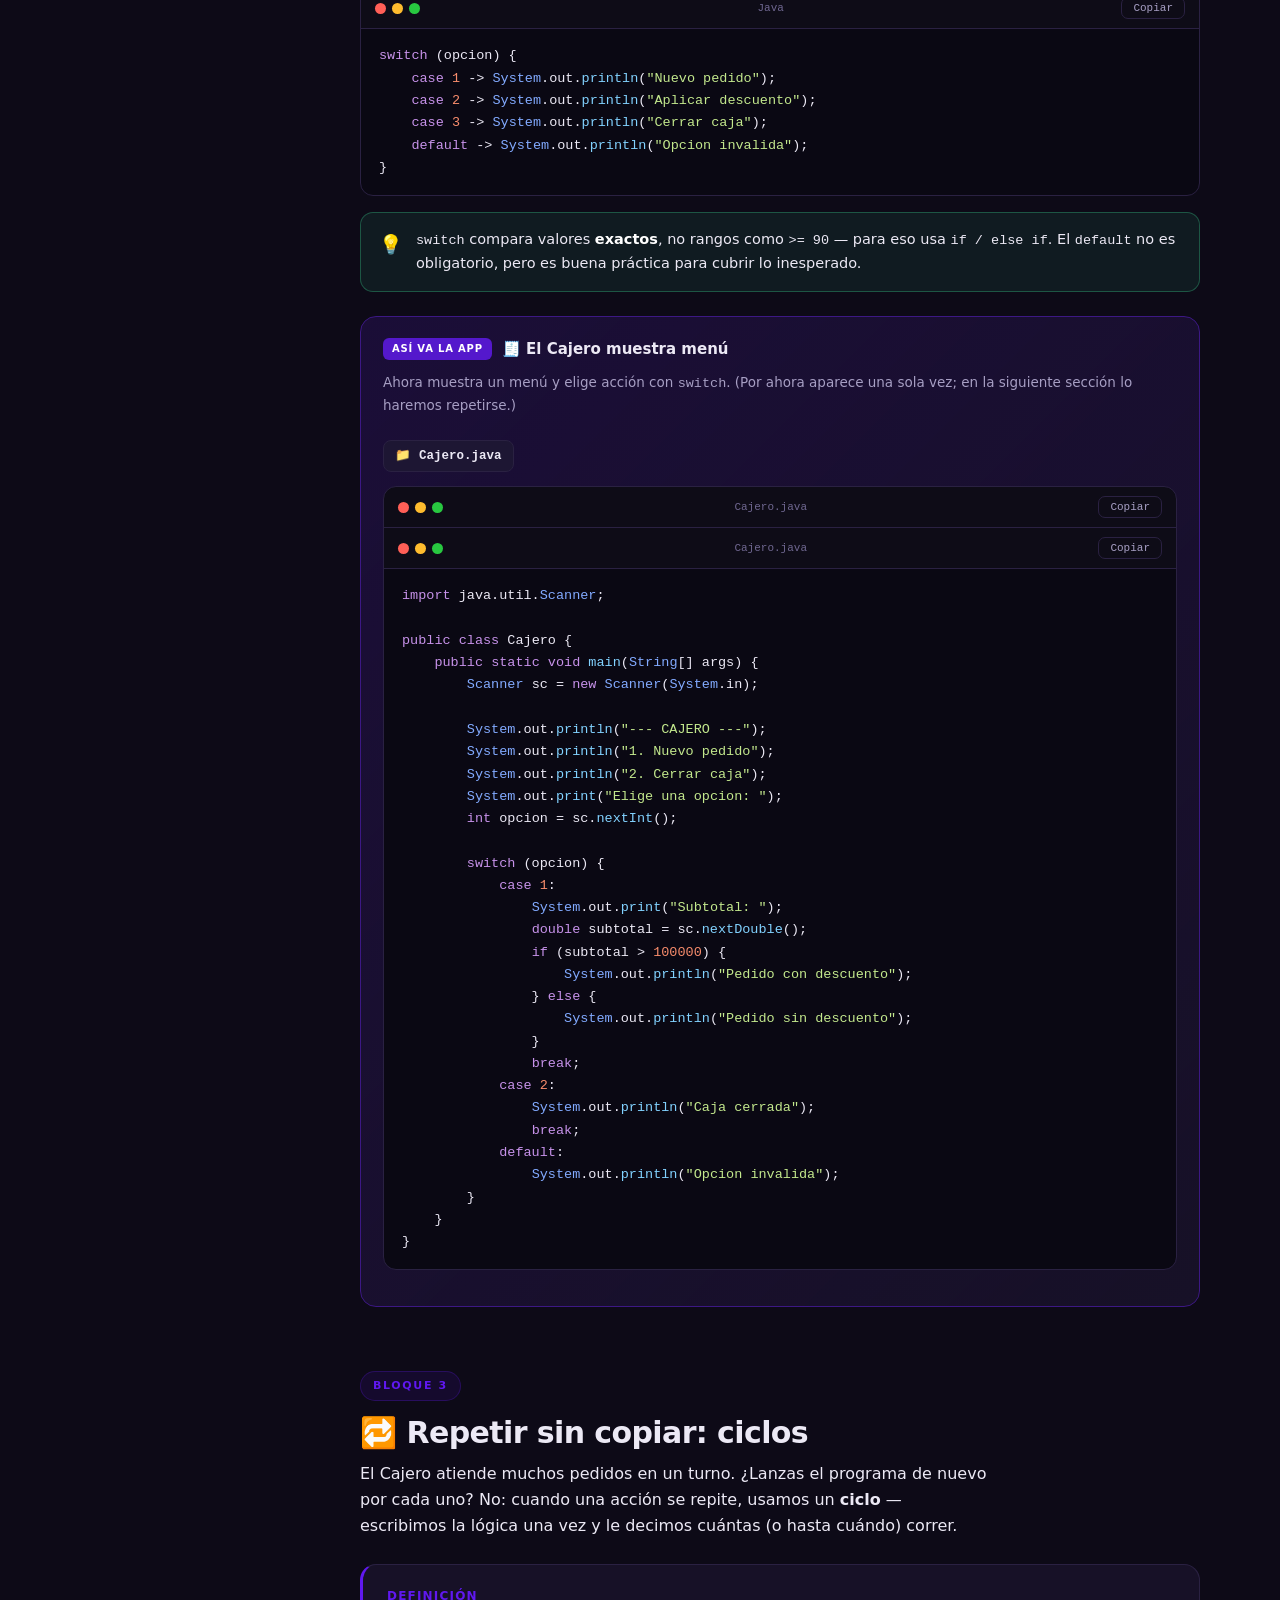
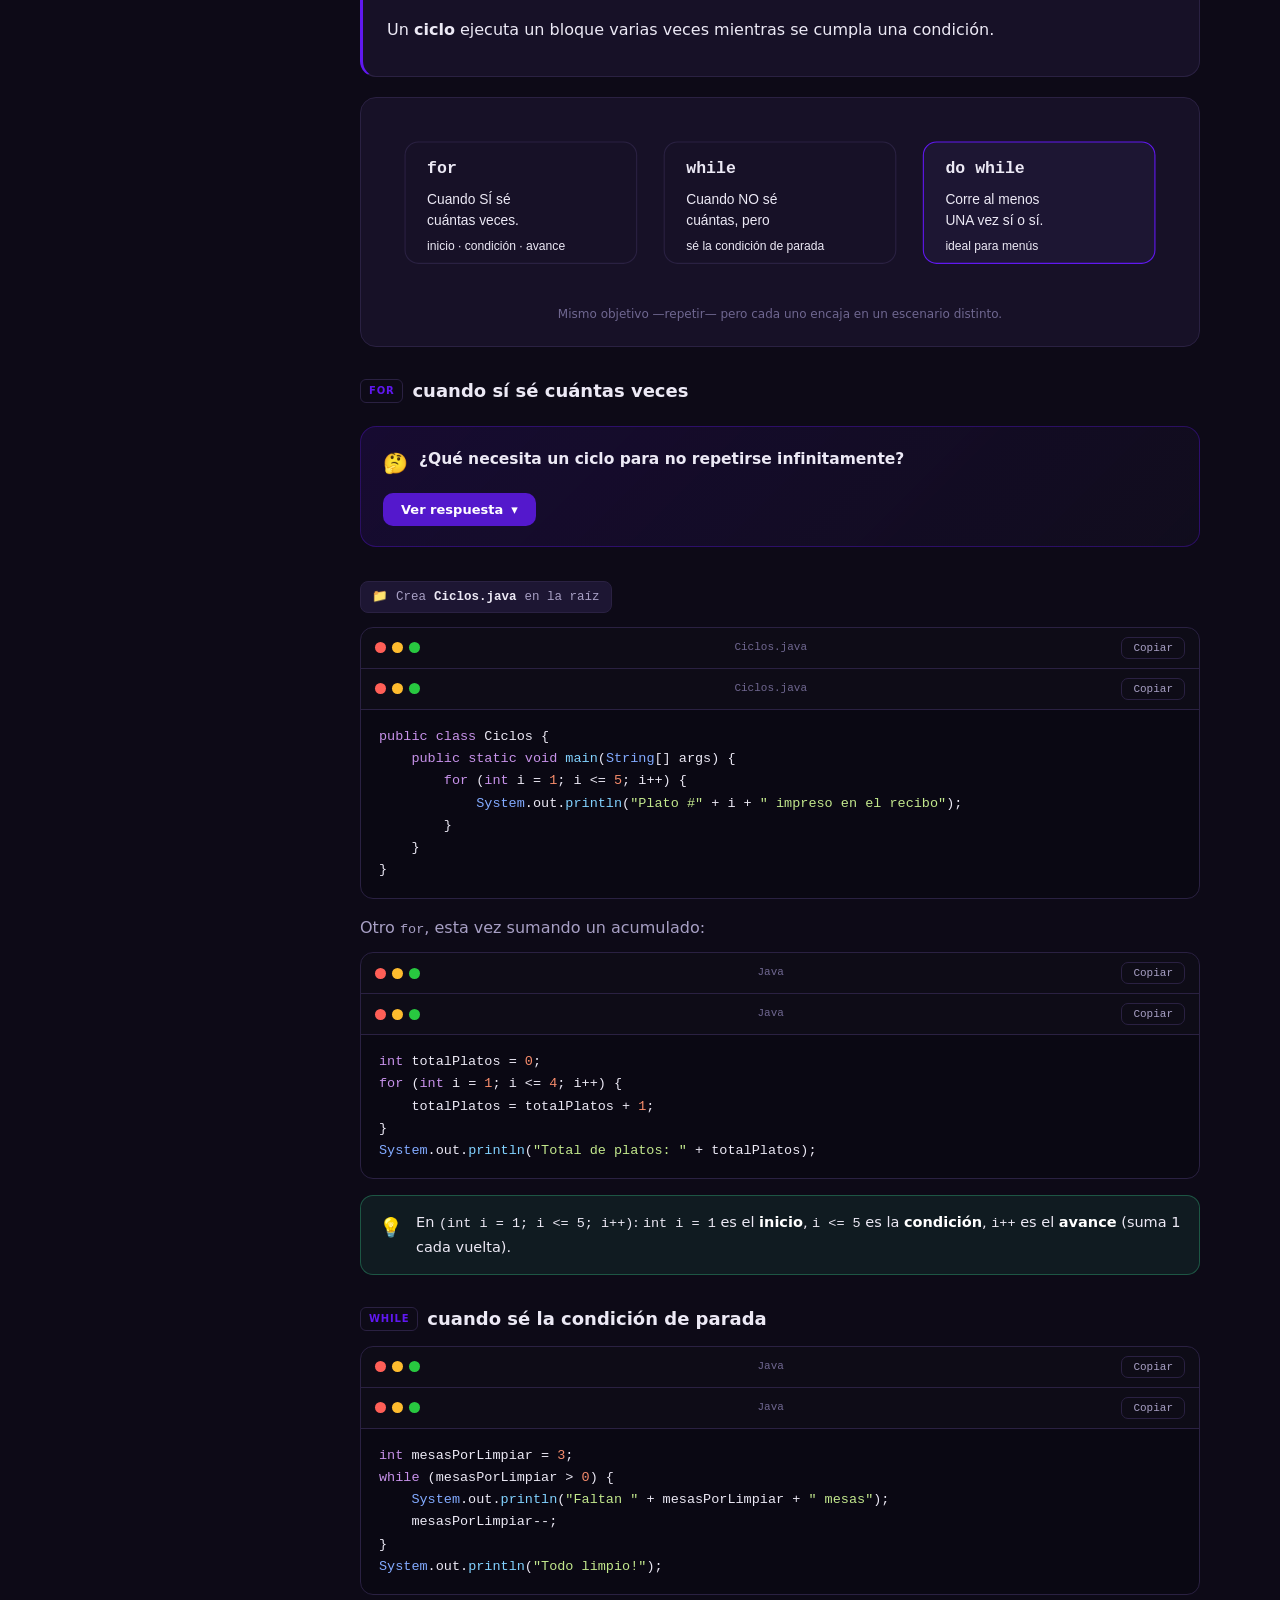
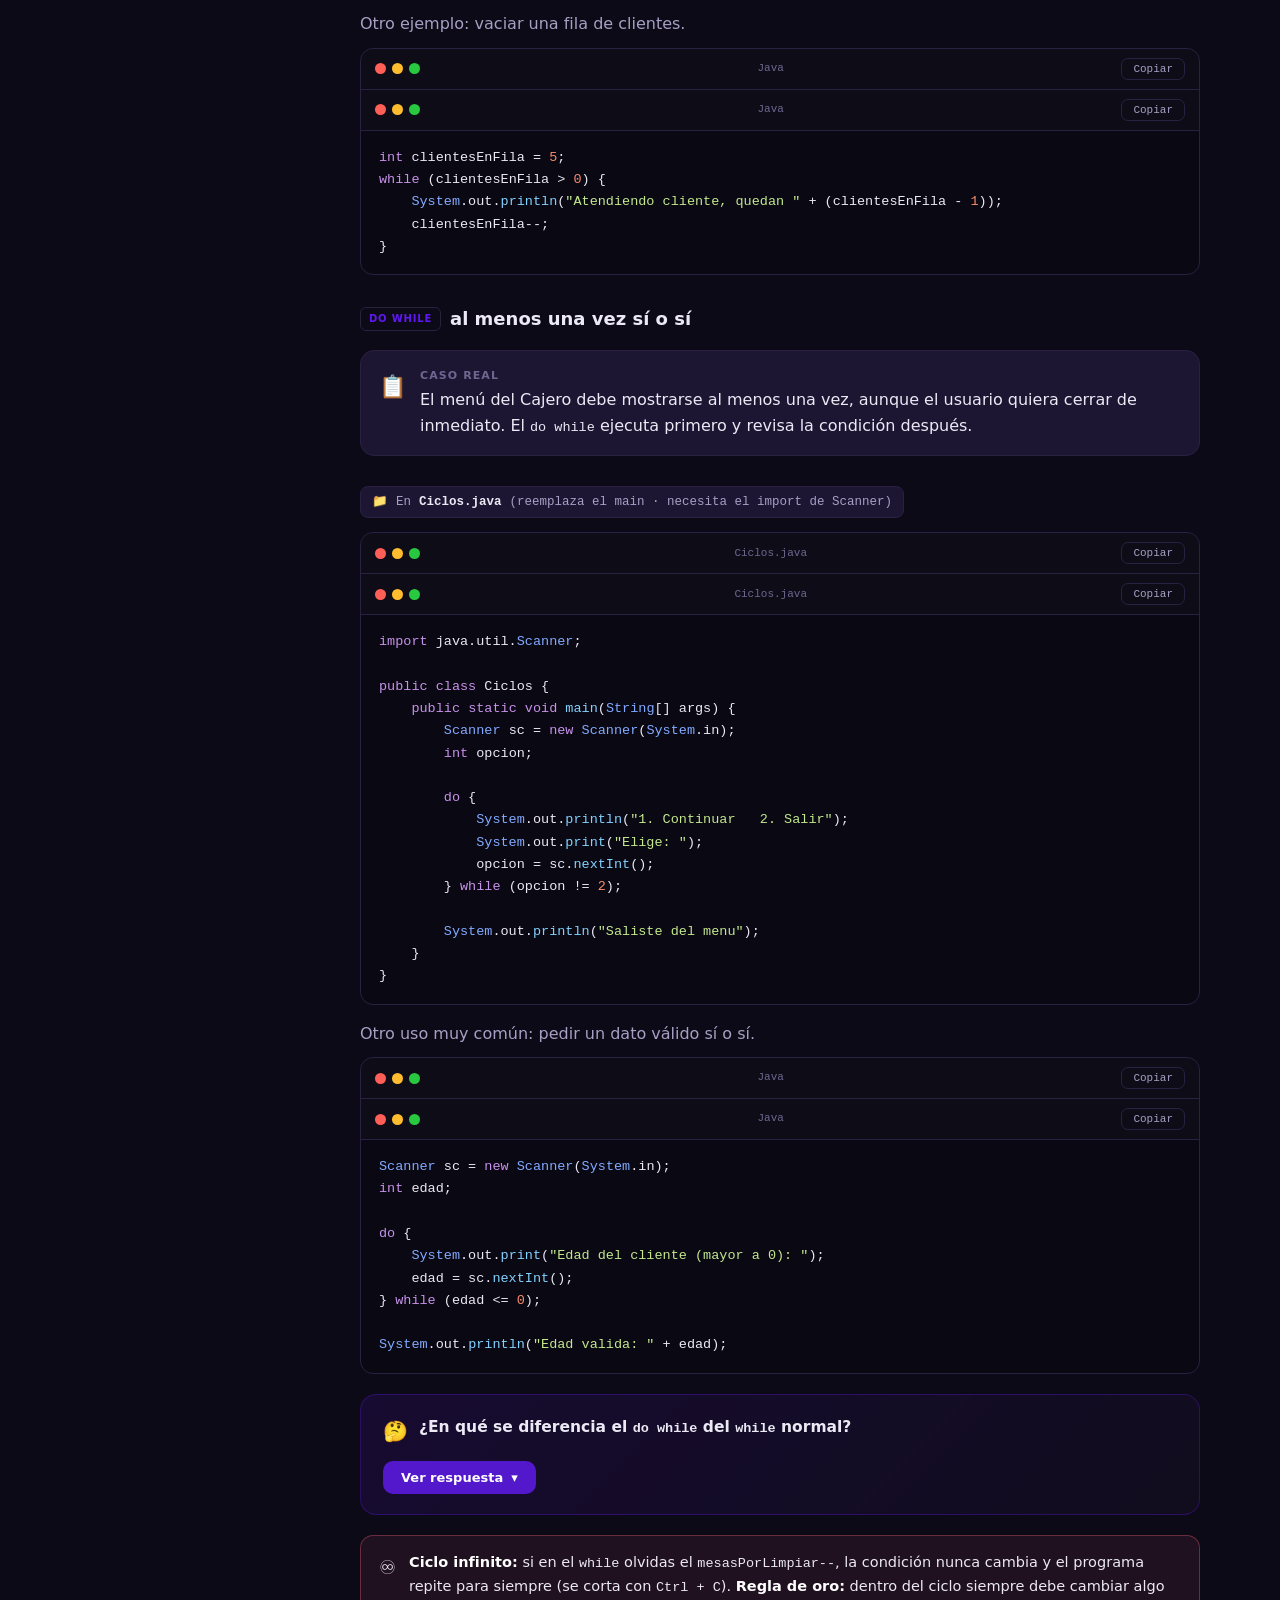
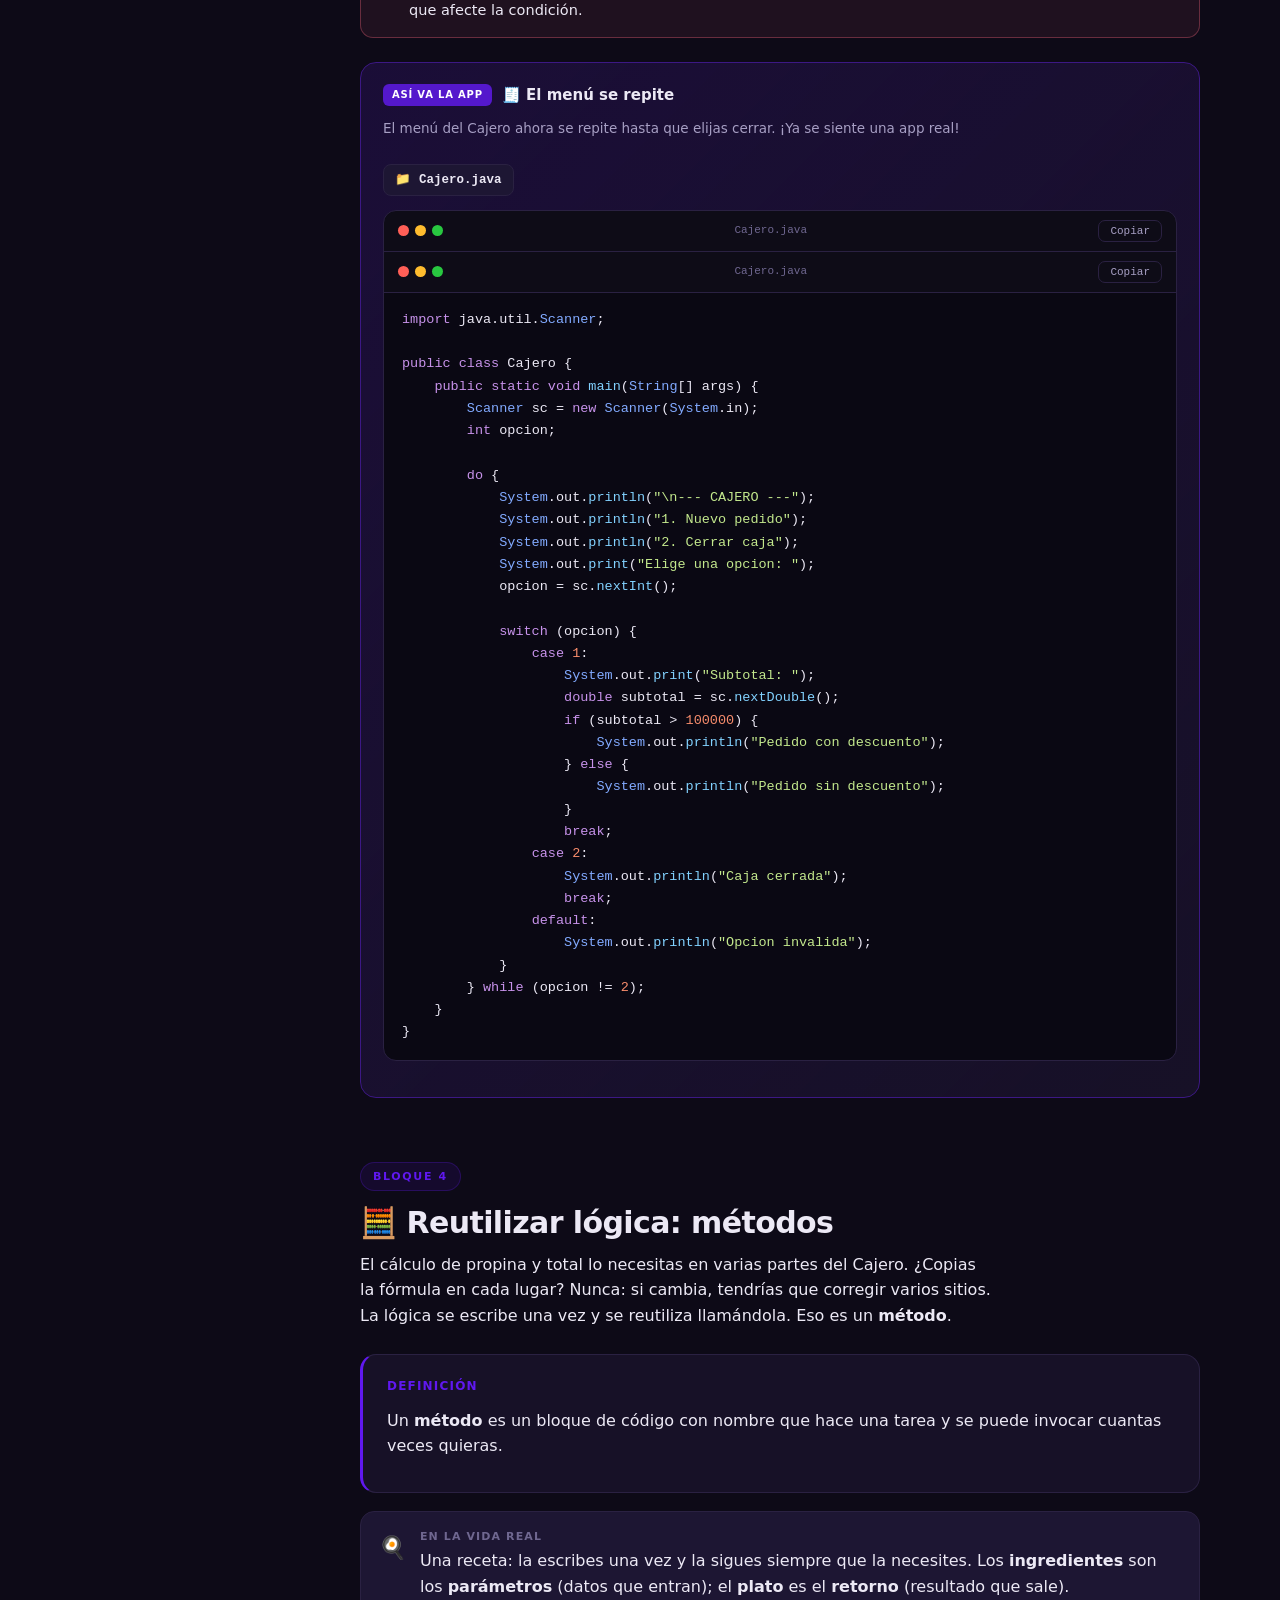
<file: Java AI Backend Developer/clase_3/Clase 3 · Decisiones, ciclos y métodos · Java AI Engineer.html>
<!DOCTYPE html>
<!-- saved from url=(0112)https://anamariaalvaradom.github.io/Dev_Java_Sabados_Apoyos_Visuales/docs/clase03-decisiones-ciclos-metodos.html -->
<html lang="es"><head><meta http-equiv="Content-Type" content="text/html; charset=UTF-8">

<meta name="viewport" content="width=device-width, initial-scale=1.0">
<title>Clase 3 · Decisiones, ciclos y métodos · Java AI Engineer</title>
<link rel="preconnect" href="https://fonts.googleapis.com/">
<link rel="preconnect" href="https://fonts.gstatic.com/" crossorigin="">
<link href="./Clase 3 · Decisiones, ciclos y métodos · Java AI Engineer_files/css2" rel="stylesheet">
<style>
:root{
  --morado:#5418CC;
  --morado-vibrante:#6018F0;
  --morado-oscuro:#3C1884;
  --bg:#0d0a17;
  --bg-2:#140f24;
  --panel:#171127;
  --panel-2:#1d1633;
  --linea:#2a2142;
  --texto:#ece9f5;
  --texto-soft:#a79fc4;
  --texto-mute:#6f6790;
  --code-bg:#0a0813;
  --ok:#3ddc97;
  --warn:#ffb454;
  --err:#ff6b81;
  --radius:16px;
  --sidebar-w:280px;
}
*{box-sizing:border-box;margin:0;padding:0}
html{scroll-behavior:smooth}
body{
  font-family:'Inter',system-ui,sans-serif;
  background:var(--bg);
  color:var(--texto);
  line-height:1.6;
  -webkit-font-smoothing:antialiased;
}
body::before{
  content:"";position:fixed;inset:0;z-index:0;pointer-events:none;
  background:
    radial-gradient(900px 500px at 12% -8%, rgba(96,24,240,.18), transparent 60%),
    radial-gradient(700px 600px at 105% 110%, rgba(84,24,204,.14), transparent 55%);
}

/* ---------- LAYOUT ---------- */
.shell{display:flex;min-height:100vh;position:relative;z-index:1}

/* ---------- SIDEBAR ---------- */
.sidebar{
  width:var(--sidebar-w);
  flex-shrink:0;
  background:linear-gradient(180deg,var(--bg-2),var(--bg));
  border-right:1px solid var(--linea);
  position:sticky;top:0;height:100vh;
  display:flex;flex-direction:column;
  overflow-y:auto;
}
.brand{padding:22px 22px 16px;border-bottom:1px solid var(--linea)}
.brand .kicker{font-size:11px;letter-spacing:.16em;text-transform:uppercase;color:var(--morado-vibrante);font-weight:700}
.brand h1{font-size:17px;font-weight:800;margin-top:6px;line-height:1.25}
.brand .sub{font-size:12px;color:var(--texto-mute);margin-top:4px}

.progress-wrap{padding:14px 22px;border-bottom:1px solid var(--linea)}
.progress-label{display:flex;justify-content:space-between;font-size:11px;color:var(--texto-soft);margin-bottom:7px}
.progress-track{height:7px;background:var(--panel-2);border-radius:99px;overflow:hidden}
.progress-bar{height:100%;width:0;background:linear-gradient(90deg,var(--morado),var(--morado-vibrante));border-radius:99px;transition:width .4s ease}

.nav{padding:12px 12px 24px;flex:1}
.nav a{
  display:flex;align-items:center;gap:12px;
  padding:11px 13px;border-radius:11px;
  color:var(--texto-soft);text-decoration:none;font-size:14px;font-weight:500;
  transition:.15s;margin-bottom:3px;position:relative;
}
.nav a .ic{font-size:17px;width:22px;text-align:center;flex-shrink:0}
.nav a:hover{background:var(--panel);color:var(--texto)}
.nav a.active{background:linear-gradient(90deg,rgba(96,24,240,.22),rgba(96,24,240,.05));color:#fff}
.nav a.active::before{content:"";position:absolute;left:0;top:9px;bottom:9px;width:3px;border-radius:99px;background:var(--morado-vibrante)}
.nav a.seen .dot{background:var(--ok)}
.nav a .dot{margin-left:auto;width:8px;height:8px;border-radius:99px;background:var(--linea);flex-shrink:0;transition:.2s}

.present-btn{
  margin:0 12px 14px;padding:11px;border:1px solid var(--linea);
  background:var(--panel);color:var(--texto-soft);border-radius:11px;
  font-family:inherit;font-size:12.5px;font-weight:600;cursor:pointer;display:flex;
  align-items:center;justify-content:center;gap:8px;transition:.15s;
}
.present-btn:hover{border-color:var(--morado-vibrante);color:#fff;background:var(--panel-2)}
.present-btn kbd{background:var(--code-bg);border:1px solid var(--linea);border-radius:5px;padding:1px 6px;font-size:10.5px;font-family:'JetBrains Mono',monospace}

/* ---------- MAIN ---------- */
.main{flex:1;min-width:0}
.topbar{
  display:none;align-items:center;gap:12px;padding:12px 16px;
  border-bottom:1px solid var(--linea);position:sticky;top:0;z-index:30;
  background:rgba(13,10,23,.9);backdrop-filter:blur(10px);
}
.menu-toggle{background:var(--panel);border:1px solid var(--linea);color:var(--texto);border-radius:10px;width:42px;height:42px;font-size:18px;cursor:pointer}
.topbar .tb-title{font-weight:700;font-size:14px}

.content{max-width:920px;margin:0 auto;padding:46px 40px 90px}

/* ---------- SECTIONS ---------- */
.section{margin-bottom:64px;scroll-margin-top:24px}
.section-head{margin-bottom:26px}
.eyebrow{
  display:inline-flex;align-items:center;gap:8px;font-size:11px;letter-spacing:.15em;
  text-transform:uppercase;font-weight:700;color:var(--morado-vibrante);
  background:rgba(96,24,240,.1);border:1px solid rgba(96,24,240,.25);
  padding:5px 12px;border-radius:99px;margin-bottom:14px;
}
.section h2{font-size:30px;font-weight:800;line-height:1.18;letter-spacing:-.02em}
.section h2 .emoji{margin-right:10px}
.lead{color:var(--texto-soft);font-size:16px;margin-top:10px;max-width:62ch}

.section h3{font-size:18px;font-weight:700;margin:30px 0 12px;display:flex;align-items:center;gap:9px}
.section h3 .tag{font-size:10px;font-weight:700;letter-spacing:.08em;text-transform:uppercase;color:var(--morado-vibrante);border:1px solid var(--linea);padding:3px 8px;border-radius:6px}
.section p{color:var(--texto);margin:11px 0}
.section p.muted{color:var(--texto-soft)}

/* hero */
.hero{
  background:linear-gradient(135deg,rgba(60,24,132,.45),rgba(23,17,39,.6));
  border:1px solid var(--linea);border-radius:22px;padding:38px 36px;position:relative;overflow:hidden;
}
.hero::after{content:"{ }";position:absolute;right:24px;bottom:-22px;font-family:'JetBrains Mono',monospace;font-size:150px;color:rgba(96,24,240,.08);font-weight:700}
.hero .eyebrow{background:rgba(96,24,240,.18)}
.hero h2{font-size:34px}
.goal-grid{display:grid;grid-template-columns:repeat(3,1fr);gap:14px;margin-top:26px}
.goal{background:var(--panel);border:1px solid var(--linea);border-radius:14px;padding:16px}
.goal .gi{font-size:22px}
.goal b{display:block;margin-top:8px;font-size:14px}
.goal span{font-size:12.5px;color:var(--texto-soft)}

/* cards */
.card{background:var(--panel);border:1px solid var(--linea);border-radius:var(--radius);padding:22px 24px;margin:18px 0}
.def{border-left:3px solid var(--morado-vibrante)}
.def .def-t{font-size:12px;letter-spacing:.1em;text-transform:uppercase;color:var(--morado-vibrante);font-weight:700;margin-bottom:8px}

/* analogy / real life */
.real{display:flex;gap:14px;align-items:flex-start;background:var(--panel-2);border:1px solid var(--linea);border-radius:14px;padding:16px 18px;margin:16px 0}
.real .ri{font-size:22px;flex-shrink:0;margin-top:2px}
.real .rt{font-size:11px;letter-spacing:.1em;text-transform:uppercase;color:var(--texto-mute);font-weight:700;margin-bottom:3px}

/* think block */
.think{
  background:linear-gradient(135deg,rgba(96,24,240,.12),rgba(23,17,39,.4));
  border:1px solid rgba(96,24,240,.32);border-radius:16px;padding:20px 22px;margin:20px 0;
}
.think .q{display:flex;gap:11px;align-items:flex-start;font-weight:600;font-size:15.5px}
.think .q .qi{font-size:20px;flex-shrink:0}
.reveal-btn{
  margin-top:14px;background:var(--morado);color:#fff;border:none;border-radius:10px;
  padding:9px 18px;font-family:inherit;font-size:13px;font-weight:600;cursor:pointer;
  display:inline-flex;align-items:center;gap:8px;transition:.15s;
}
.reveal-btn:hover{background:var(--morado-vibrante)}
.reveal-btn .chev{transition:transform .25s}
.reveal-btn.open .chev{transform:rotate(180deg)}
.answer{max-height:0;overflow:hidden;transition:max-height .35s ease,margin .35s ease,opacity .3s;opacity:0}
.answer.open{max-height:600px;margin-top:14px;opacity:1}
.answer .inner{background:var(--code-bg);border:1px solid var(--linea);border-left:3px solid var(--ok);border-radius:12px;padding:16px 18px;font-size:14.5px}
.answer .inner b{color:var(--ok)}

/* tips / warnings */
.banner{display:flex;gap:13px;align-items:flex-start;border-radius:13px;padding:15px 18px;margin:16px 0;font-size:14.5px;border:1px solid}
.banner .bi{font-size:19px;flex-shrink:0;margin-top:1px}
.banner.tip{background:rgba(61,220,151,.08);border-color:rgba(61,220,151,.3)}
.banner.warn{background:rgba(255,180,84,.08);border-color:rgba(255,180,84,.32)}
.banner.err{background:rgba(255,107,129,.08);border-color:rgba(255,107,129,.32)}
.banner b{color:#fff}

/* file label */
.filechip{
  display:inline-flex;align-items:center;gap:8px;font-family:'JetBrains Mono',monospace;
  font-size:12.5px;background:var(--panel-2);border:1px solid var(--linea);
  border-radius:8px;padding:5px 11px;color:var(--texto-soft);margin:14px 0 8px;
}
.filechip .fi{color:var(--morado-vibrante)}
.filechip b{color:var(--texto)}

/* code */
.code{position:relative;background:var(--code-bg);border:1px solid var(--linea);border-radius:13px;margin:6px 0 16px;overflow:hidden}
.code-top{display:flex;align-items:center;justify-content:space-between;padding:9px 14px;border-bottom:1px solid var(--linea);background:rgba(255,255,255,.015)}
.code-top .dots{display:flex;gap:6px}
.code-top .dots i{width:11px;height:11px;border-radius:99px;display:block}
.code-top .dots i:nth-child(1){background:#ff5f57}.code-top .dots i:nth-child(2){background:#febc2e}.code-top .dots i:nth-child(3){background:#28c840}
.code-top .lang{font-family:'JetBrains Mono',monospace;font-size:11px;color:var(--texto-mute)}
.copy-btn{background:transparent;border:1px solid var(--linea);color:var(--texto-soft);border-radius:7px;padding:4px 11px;font-family:'JetBrains Mono',monospace;font-size:11px;cursor:pointer;transition:.15s}
.copy-btn:hover{border-color:var(--morado-vibrante);color:#fff}
.copy-btn.done{color:var(--ok);border-color:var(--ok)}
pre{margin:0;padding:16px 18px;overflow-x:auto}
code,pre{font-family:'JetBrains Mono',monospace;font-size:13.5px;line-height:1.65}
.tok-key{color:#c792ea}.tok-type{color:#82aaff}.tok-str{color:#c3e88d}.tok-num{color:#f78c6c}.tok-com{color:#5a6582;font-style:italic}.tok-fn{color:#82d2ff}

/* progressive app panel */
.appnow{background:linear-gradient(135deg,rgba(60,24,132,.3),var(--panel));border:1px solid var(--morado-oscuro);border-radius:16px;padding:20px 22px;margin:24px 0}
.appnow .an-head{display:flex;align-items:center;gap:10px;font-weight:700;font-size:15px;margin-bottom:6px}
.appnow .an-head .pill{font-size:10px;font-weight:700;letter-spacing:.08em;text-transform:uppercase;background:var(--morado);color:#fff;padding:3px 9px;border-radius:6px}
.appnow p.muted{font-size:13.5px;margin-bottom:10px}

/* inline svg infographic */
.figure{background:var(--panel);border:1px solid var(--linea);border-radius:16px;padding:22px;margin:20px 0}
.figure .cap{font-size:12px;color:var(--texto-mute);text-align:center;margin-top:12px}
.svg-text{font-family:'Inter',sans-serif;fill:var(--texto)}
.svg-mono{font-family:'JetBrains Mono',monospace}

/* table */
.tbl{width:100%;border-collapse:collapse;margin:14px 0;font-size:14px;overflow:hidden;border-radius:12px;border:1px solid var(--linea)}
.tbl th{background:var(--panel-2);text-align:left;padding:11px 14px;font-size:12.5px;letter-spacing:.04em;color:var(--morado-vibrante);font-weight:700}
.tbl td{padding:11px 14px;border-top:1px solid var(--linea);color:var(--texto-soft)}
.tbl td code{color:var(--texto);background:var(--code-bg);padding:2px 7px;border-radius:5px;font-size:12.5px}
.tbl tr:hover td{background:rgba(96,24,240,.04)}

/* exercises */
.ex-grid{display:grid;grid-template-columns:repeat(2,1fr);gap:16px;margin-top:18px}
.ex{background:var(--panel);border:1px solid var(--linea);border-radius:14px;padding:18px 20px;transition:.15s}
.ex:hover{border-color:var(--morado-vibrante);transform:translateY(-2px)}
.ex .ex-h{display:flex;align-items:center;gap:10px;margin-bottom:8px}
.ex .ex-n{width:30px;height:30px;border-radius:9px;background:var(--morado);color:#fff;display:flex;align-items:center;justify-content:center;font-weight:800;font-size:14px;flex-shrink:0}
.ex .ex-t{font-weight:700;font-size:14.5px}
.ex p{font-size:13.5px;color:var(--texto-soft);margin:0}

/* footer */
.foot{border-top:1px solid var(--linea);padding:24px 40px;text-align:center;color:var(--texto-mute);font-size:12px}
.foot a{color:var(--texto-soft);text-decoration:none}
.foot a:hover{color:var(--morado-vibrante)}

/* ---------- PRESENTATION MODE ---------- */
body.present .sidebar,body.present .topbar,body.present .foot{display:none}
body.present .main{height:100vh;overflow:hidden}
body.present .content{max-width:none;height:100vh;margin:0;padding:0;display:flex}
body.present .section{
  display:none;margin:0;width:100vw;height:100vh;overflow-y:auto;
  padding:7vh 9vw;align-content:start;scroll-margin:0;
}
body.present .section.slide-active{display:block;animation:slideIn .4s ease}
@keyframes slideIn{from{opacity:0;transform:translateX(26px)}to{opacity:1;transform:none}}
body.present .section h2{font-size:42px}
body.present .lead{font-size:20px}
.present-hud{display:none}
body.present .present-hud{
  display:flex;align-items:center;gap:16px;position:fixed;bottom:20px;left:50%;
  transform:translateX(-50%);z-index:100;background:rgba(20,15,36,.92);
  border:1px solid var(--linea);border-radius:99px;padding:9px 20px;backdrop-filter:blur(8px);
}
.present-hud .ph-nav{background:var(--panel-2);border:1px solid var(--linea);color:var(--texto);width:34px;height:34px;border-radius:99px;cursor:pointer;font-size:15px}
.present-hud .ph-nav:hover{border-color:var(--morado-vibrante)}
.present-hud .ph-count{font-family:'JetBrains Mono',monospace;font-size:13px;color:var(--texto-soft);min-width:54px;text-align:center}
.present-hud .ph-exit{font-size:11px;color:var(--texto-mute)}
.present-hud .ph-exit kbd{background:var(--code-bg);border:1px solid var(--linea);border-radius:4px;padding:1px 6px;font-family:'JetBrains Mono',monospace}
body.present .present-progress{display:block;position:fixed;top:0;left:0;height:3px;background:linear-gradient(90deg,var(--morado),var(--morado-vibrante));z-index:101;transition:width .3s}
.present-progress{display:none}

/* ---------- RESPONSIVE ---------- */
.backdrop{display:none}
@media(max-width:880px){
  .sidebar{position:fixed;left:0;top:0;z-index:50;transform:translateX(-100%);transition:transform .28s ease;box-shadow:0 0 60px rgba(0,0,0,.5)}
  .sidebar.open{transform:none}
  .topbar{display:flex}
  .content{padding:26px 18px 70px}
  .goal-grid{grid-template-columns:1fr}
  .ex-grid{grid-template-columns:1fr}
  .section h2{font-size:25px}
  .hero{padding:26px 22px}
  .backdrop.show{display:block;position:fixed;inset:0;background:rgba(0,0,0,.55);z-index:40}
  body.present .section{padding:6vh 7vw}
}
@media(prefers-reduced-motion:reduce){*{animation:none!important;transition:none!important}html{scroll-behavior:auto}}
</style>
</head>
<body>
<div class="present-progress" id="presentProgress"></div>
<div class="shell">
<!-- SIDEBAR -->
<aside class="sidebar" id="sidebar">
  <div class="brand">
    <div class="kicker">Java AI Engineer · Dev Senior</div>
    <h1>Clase 3</h1>
    <div class="sub">Decisiones, ciclos, métodos y organización</div>
  </div>
  <div class="progress-wrap">
    <div class="progress-label"><span>Tu avance</span><span id="progressPct">11%</span></div>
    <div class="progress-track"><div class="progress-bar" id="progressBar" style="width: 11%;"></div></div>
  </div>
  <nav class="nav" id="nav"><a href="https://anamariaalvaradom.github.io/Dev_Java_Sabados_Apoyos_Visuales/docs/clase03-decisiones-ciclos-metodos.html#inicio" data-target="inicio" class="seen active"><span class="ic">🎯</span><span>Inicio</span><span class="dot"></span></a><a href="https://anamariaalvaradom.github.io/Dev_Java_Sabados_Apoyos_Visuales/docs/clase03-decisiones-ciclos-metodos.html#base" data-target="base"><span class="ic">🧰</span><span>Herramientas base</span><span class="dot"></span></a><a href="https://anamariaalvaradom.github.io/Dev_Java_Sabados_Apoyos_Visuales/docs/clase03-decisiones-ciclos-metodos.html#condicionales" data-target="condicionales"><span class="ic">🔀</span><span>Condicionales</span><span class="dot"></span></a><a href="https://anamariaalvaradom.github.io/Dev_Java_Sabados_Apoyos_Visuales/docs/clase03-decisiones-ciclos-metodos.html#switch" data-target="switch"><span class="ic">📋</span><span>switch</span><span class="dot"></span></a><a href="https://anamariaalvaradom.github.io/Dev_Java_Sabados_Apoyos_Visuales/docs/clase03-decisiones-ciclos-metodos.html#ciclos" data-target="ciclos"><span class="ic">🔁</span><span>Ciclos</span><span class="dot"></span></a><a href="https://anamariaalvaradom.github.io/Dev_Java_Sabados_Apoyos_Visuales/docs/clase03-decisiones-ciclos-metodos.html#metodos" data-target="metodos"><span class="ic">🧮</span><span>Métodos</span><span class="dot"></span></a><a href="https://anamariaalvaradom.github.io/Dev_Java_Sabados_Apoyos_Visuales/docs/clase03-decisiones-ciclos-metodos.html#organizacion" data-target="organizacion"><span class="ic">🧩</span><span>Organización</span><span class="dot"></span></a><a href="https://anamariaalvaradom.github.io/Dev_Java_Sabados_Apoyos_Visuales/docs/clase03-decisiones-ciclos-metodos.html#app-final" data-target="app-final"><span class="ic">✅</span><span>App completa</span><span class="dot"></span></a><a href="https://anamariaalvaradom.github.io/Dev_Java_Sabados_Apoyos_Visuales/docs/clase03-decisiones-ciclos-metodos.html#practica" data-target="practica"><span class="ic">🧪</span><span>Práctica</span><span class="dot"></span></a></nav>
  <button class="present-btn" id="presentBtn">▶ Modo presentación <kbd>P</kbd></button>
</aside>
<div class="backdrop" id="backdrop"></div>

<!-- MAIN -->
<div class="main">
  <div class="topbar">
    <button class="menu-toggle" id="menuToggle">☰</button>
    <div class="tb-title">Clase 3 · Java AI Engineer</div>
  </div>
  <main class="content" id="content">
<!-- ============ S0: INTRO / HERO ============ -->
<section class="section" id="inicio" data-title="Inicio" data-icon="🎯">
  <div class="hero">
    <div class="eyebrow">Módulo 1 · Clase 3</div>
    <h2>Hoy el programa aprende a pensar</h2>
    <p class="lead">Hasta ahora tu código era una línea recta. Hoy aprende a <b>decidir</b>, a <b>repetir trabajo</b> y a <b>organizar su lógica</b> en piezas reutilizables. Y no lo veremos suelto: construiremos juntos una sola aplicación que crece paso a paso — el <b>Cajero de un restaurante</b> 🍽️.</p>
    <div class="goal-grid">
      <div class="goal"><div class="gi">🔀</div><b>Decidir</b><span>if · else if · switch</span></div>
      <div class="goal"><div class="gi">🔁</div><b>Repetir</b><span>for · while · do while</span></div>
      <div class="goal"><div class="gi">🧩</div><b>Organizar</b><span>métodos y clases</span></div>
    </div>
  </div>

  <h3>El hilo conductor: el Cajero 🧾</h3>
  <p class="muted">Es una caja registradora simple. En cada sección le sumamos una pieza nueva y al final tendrás una app completa que funciona:</p>
  <div class="figure">
    <svg viewBox="0 0 760 220" xmlns="http://www.w3.org/2000/svg" role="img" aria-label="Las piezas del Cajero que se construyen en clase">
      <defs>
        <lineargradient id="gline" x1="0" y1="0" x2="1" y2="0">
          <stop offset="0" stop-color="#5418CC"></stop><stop offset="1" stop-color="#6018F0"></stop>
        </lineargradient>
      </defs>
      <line x1="60" y1="110" x2="700" y2="110" stroke="url(#gline)" stroke-width="3"></line>
      <!-- nodes -->
      <g text-anchor="middle">
        <circle cx="80" cy="110" r="22" fill="#1d1633" stroke="#6018F0" stroke-width="2"></circle>
        <text x="80" y="116" font-size="18">📥</text>
        <text class="svg-text" x="80" y="160" font-size="12" font-weight="700">Recibe</text>
        <text class="svg-text" x="80" y="178" font-size="10.5" fill="#a79fc4">datos</text>

        <circle cx="204" cy="110" r="22" fill="#1d1633" stroke="#6018F0" stroke-width="2"></circle>
        <text x="204" y="116" font-size="18">🔀</text>
        <text class="svg-text" x="204" y="160" font-size="12" font-weight="700">Decide</text>
        <text class="svg-text" x="204" y="178" font-size="10.5" fill="#a79fc4">descuento</text>

        <circle cx="328" cy="110" r="22" fill="#1d1633" stroke="#6018F0" stroke-width="2"></circle>
        <text x="328" y="116" font-size="18">📋</text>
        <text class="svg-text" x="328" y="160" font-size="12" font-weight="700">Menú</text>
        <text class="svg-text" x="328" y="178" font-size="10.5" fill="#a79fc4">switch</text>

        <circle cx="452" cy="110" r="22" fill="#1d1633" stroke="#6018F0" stroke-width="2"></circle>
        <text x="452" y="116" font-size="18">🔁</text>
        <text class="svg-text" x="452" y="160" font-size="12" font-weight="700">Repite</text>
        <text class="svg-text" x="452" y="178" font-size="10.5" fill="#a79fc4">do while</text>

        <circle cx="576" cy="110" r="22" fill="#1d1633" stroke="#6018F0" stroke-width="2"></circle>
        <text x="576" y="116" font-size="18">🧮</text>
        <text class="svg-text" x="576" y="160" font-size="12" font-weight="700">Calcula</text>
        <text class="svg-text" x="576" y="178" font-size="10.5" fill="#a79fc4">métodos</text>

        <circle cx="700" cy="110" r="22" fill="#5418CC" stroke="#6018F0" stroke-width="2"></circle>
        <text x="700" y="116" font-size="18">🧩</text>
        <text class="svg-text" x="700" y="160" font-size="12" font-weight="700">Organiza</text>
        <text class="svg-text" x="700" y="178" font-size="10.5" fill="#a79fc4">clases</text>

        <text class="svg-text" x="80" y="60" font-size="11" fill="#6f6790" font-weight="700">PASO 0</text>
        <text class="svg-text" x="700" y="60" font-size="11" fill="#6018F0" font-weight="700">APP FINAL</text>
      </g>
    </svg>
    <div class="cap">Cada sección agrega una pieza. Al terminar, el Cajero funciona de principio a fin.</div>
  </div>
</section>

<!-- ============ S1: HERRAMIENTAS BASE ============ -->
<section class="section" id="base" data-title="Herramientas base" data-icon="🧰">
  <div class="section-head">
    <div class="eyebrow">Repaso rápido</div>
    <h2><span class="emoji">🧰</span>Las tres herramientas base</h2>
    <p class="lead">Antes de arrancar el Cajero necesitamos tres cosas: leer datos del usuario, combinar condiciones y convertir tipos. Sin ellas, el resto no se sostiene.</p>
  </div>

  <h3><span class="tag">1</span>Scanner — leer datos del usuario</h3>
  <div class="card def">
    <div class="def-t">Definición</div>
    <p><code>Scanner</code> es una clase de Java que lee lo que el usuario escribe por teclado.</p>
  </div>
  <div class="real"><div class="ri">📝</div><div><div class="rt">En la vida real</div>Es como un formulario: el programa pregunta, el usuario responde, y esa respuesta queda guardada en una variable.</div></div>
  <p>Para usar <code>Scanner</code> hay que <b>importarlo</b> arriba del archivo y <b>crearlo</b> dentro del <code>main</code>.</p>
  <div class="filechip"><span class="fi">📁</span> Crea <b>Repaso.java</b> en la raíz del proyecto · córrelo con el botón ▶ Run (o F5)</div>
  <div class="code" data-lang="Repaso.java"><div class="code-top"><span class="dots"><i></i><i></i><i></i></span><span class="lang">Repaso.java</span><button class="copy-btn">Copiar</button></div><pre><code data-raw="import java.util.Scanner;

public class Repaso {
    public static void main(String[] args) {
        Scanner sc = new Scanner(System.in);

        System.out.print(&quot;Nombre del cliente: &quot;);
        String nombre = sc.nextLine();

        System.out.print(&quot;Cuantas personas en la mesa? &quot;);
        int personas = sc.nextInt();

        System.out.println(&quot;Mesa de &quot; + nombre + &quot;, &quot; + personas + &quot; personas.&quot;);
    }
}"><span class="tok-key">import</span> java.util.<span class="tok-type">Scanner</span>;

<span class="tok-key">public</span> <span class="tok-key">class</span> Repaso {
    <span class="tok-key">public</span> <span class="tok-key">static</span> <span class="tok-key">void</span> <span class="tok-fn">main</span>(<span class="tok-type">String</span>[] args) {
        <span class="tok-type">Scanner</span> sc = <span class="tok-key">new</span> <span class="tok-type">Scanner</span>(<span class="tok-type">System</span>.in);

        <span class="tok-type">System</span>.out.<span class="tok-fn">print</span>(<span class="tok-str">"Nombre del cliente: "</span>);
        <span class="tok-type">String</span> nombre = sc.<span class="tok-fn">nextLine</span>();

        <span class="tok-type">System</span>.out.<span class="tok-fn">print</span>(<span class="tok-str">"Cuantas personas en la mesa? "</span>);
        <span class="tok-key">int</span> personas = sc.<span class="tok-fn">nextInt</span>();

        <span class="tok-type">System</span>.out.<span class="tok-fn">println</span>(<span class="tok-str">"Mesa de "</span> + nombre + <span class="tok-str">", "</span> + personas + <span class="tok-str">" personas."</span>);
    }
}</code></pre></div>

  <div class="think">
    <div class="q"><span class="qi">🤔</span><span>¿Por qué para el nombre uso <code>nextLine()</code> y para las personas <code>nextInt()</code>?</span></div>
    <button class="reveal-btn">Ver respuesta <span class="chev">▾</span></button>
    <div class="answer"><div class="inner">Cada uno lee un <b>tipo distinto</b>: <code>nextLine()</code> lee texto (<code>String</code>), <code>nextInt()</code> lee un entero, <code>nextDouble()</code> lee un decimal. El método debe coincidir con el tipo que esperas recibir.</div></div>
  </div>

  <div class="banner warn"><span class="bi">⚠️</span><div><b>Error clásico que te va a perseguir:</b> si lees primero con <code>nextInt()</code> y luego con <code>nextLine()</code>, el texto sale en blanco. Al leer el número, <code>nextInt()</code> deja el Enter pendiente y el <code>nextLine()</code> se lo "come". <b>Solución:</b> pon un <code>sc.nextLine()</code> extra después del <code>nextInt()</code> para limpiar ese Enter.</div></div>

  <h3><span class="tag">2</span>Operadores lógicos — combinar condiciones</h3>
  <div class="real"><div class="ri">🎟️</div><div><div class="rt">Caso real</div>El descuento aplica si la cuenta supera 100.000 <b>Y</b> el cliente tiene cupón. No basta con cumplir una sola.</div></div>
  <table class="tbl">
    <tbody><tr><th>Operador</th><th>Nombre</th><th>Da <code>true</code> cuando…</th></tr>
    <tr><td><code>&amp;&amp;</code></td><td>AND (y)</td><td>ambas condiciones son verdaderas</td></tr>
    <tr><td><code>||</code></td><td>OR (o)</td><td>al menos una es verdadera</td></tr>
    <tr><td><code>!</code></td><td>NOT (no)</td><td>invierte el valor</td></tr>
  </tbody></table>
  <div class="filechip"><span class="fi">📁</span> En <b>Repaso.java</b>, dentro del main</div>
  <div class="code" data-lang="Java"><div class="code-top"><span class="dots"><i></i><i></i><i></i></span><span class="lang">Java</span><button class="copy-btn">Copiar</button></div><pre><code data-raw="double subtotal = 120000;
boolean tieneCupon = true;

boolean aplicaDescuento = subtotal &gt; 100000 &amp;&amp; tieneCupon;
System.out.println(&quot;Aplica descuento? &quot; + aplicaDescuento);"><span class="tok-key">double</span> subtotal = <span class="tok-num">120000</span>;
<span class="tok-key">boolean</span> tieneCupon = <span class="tok-key">true</span>;

<span class="tok-key">boolean</span> aplicaDescuento = subtotal &gt; <span class="tok-num">100000</span> &amp;&amp; tieneCupon;
<span class="tok-type">System</span>.out.<span class="tok-fn">println</span>(<span class="tok-str">"Aplica descuento? "</span> + aplicaDescuento);</code></pre></div>
  <div class="real"><div class="ri">🌍</div><div><div class="rt">Cada uno en la vida real</div><b>&amp;&amp;</b> → para conducir necesitas licencia <b>Y</b> carro. &nbsp;<b>||</b> → pagas con efectivo <b>O</b> tarjeta. &nbsp;<b>!</b> → "<b>no</b> está disponible": invierte el estado.</div></div>
  <div class="think">
    <div class="q"><span class="qi">🤔</span><span>Si <code>tieneCupon</code> fuera <code>false</code>, ¿qué imprime y por qué?</span></div>
    <button class="reveal-btn">Ver respuesta <span class="chev">▾</span></button>
    <div class="answer"><div class="inner">Imprime <b>false</b>. Aunque el subtotal supere 100.000, el <code>&amp;&amp;</code> exige que <b>las dos</b> condiciones se cumplan.</div></div>
  </div>

  <h3><span class="tag">3</span>Conversión de tipos</h3>
  <div class="real"><div class="ri">💰</div><div><div class="rt">Caso real</div>Si divides la cuenta entre los comensales y guardas el resultado en un <code>int</code>, los centavos se <b>pierden</b>: un <code>int</code> no guarda decimales, los recorta.</div></div>
  <div class="card def">
    <div class="def-t">Definición</div>
    <p><b>Implícita (automática):</b> de un tipo pequeño a uno grande. Java lo hace solo y no se pierde nada. Ej: <code>int → double</code>.</p>
    <p><b>Explícita (casting):</b> de un tipo grande a uno pequeño. La fuerzas tú con <code>(tipo)</code> y puede perder información. Ej: <code>double → int</code>.</p>
  </div>
  <div class="filechip"><span class="fi">📁</span> En <b>Repaso.java</b></div>
  <div class="code" data-lang="Java"><div class="code-top"><span class="dots"><i></i><i></i><i></i></span><span class="lang">Java</span><button class="copy-btn">Copiar</button></div><pre><code data-raw="int unidades = 5;
double comoDecimal = unidades;
System.out.println(&quot;Implicita: &quot; + comoDecimal);   // 5.0

double precio = 19990.75;
int precioRecortado = (int) precio;
System.out.println(&quot;Casting: &quot; + precioRecortado);  // 19990"><span class="tok-key">int</span> unidades = <span class="tok-num">5</span>;
<span class="tok-key">double</span> comoDecimal = unidades;
<span class="tok-type">System</span>.out.<span class="tok-fn">println</span>(<span class="tok-str">"Implicita: "</span> + comoDecimal);   <span class="tok-com">// 5.0</span>

<span class="tok-key">double</span> precio = <span class="tok-num">19990.75</span>;
<span class="tok-key">int</span> precioRecortado = (<span class="tok-key">int</span>) precio;
<span class="tok-type">System</span>.out.<span class="tok-fn">println</span>(<span class="tok-str">"Casting: "</span> + precioRecortado);  <span class="tok-com">// 19990</span></code></pre></div>
  <div class="real"><div class="ri">🥤</div><div><div class="rt">Analogía</div>Implícita = pasar agua de un vaso pequeño a uno grande: cabe sin problema. Explícita = del grande al pequeño: hay que forzarlo y se derrama (se pierde) lo que no cabe.</div></div>

  <div class="appnow">
    <div class="an-head"><span class="pill">Así va la app</span> 🧾 El Cajero arranca</div>
    <p class="muted">Por ahora solo <b>recibe</b> los datos de la cuenta. Es la base de todo lo que sigue.</p>
    <div class="filechip"><span class="fi">📁</span> <b>Cajero.java</b> — el corazón de la app</div>
    <div class="code" data-lang="Cajero.java"><div class="code-top"><span class="dots"><i></i><i></i><i></i></span><span class="lang">Cajero.java</span><button class="copy-btn">Copiar</button></div><pre><code data-raw="import java.util.Scanner;

public class Cajero {
    public static void main(String[] args) {
        Scanner sc = new Scanner(System.in);

        System.out.print(&quot;Subtotal de la cuenta: &quot;);
        double subtotal = sc.nextDouble();

        System.out.print(&quot;El cliente tiene cupon? (true/false): &quot;);
        boolean tieneCupon = sc.nextBoolean();

        System.out.println(&quot;Cuenta registrada: &quot; + subtotal + &quot; | cupon: &quot; + tieneCupon);
    }
}"><span class="tok-key">import</span> java.util.<span class="tok-type">Scanner</span>;

<span class="tok-key">public</span> <span class="tok-key">class</span> Cajero {
    <span class="tok-key">public</span> <span class="tok-key">static</span> <span class="tok-key">void</span> <span class="tok-fn">main</span>(<span class="tok-type">String</span>[] args) {
        <span class="tok-type">Scanner</span> sc = <span class="tok-key">new</span> <span class="tok-type">Scanner</span>(<span class="tok-type">System</span>.in);

        <span class="tok-type">System</span>.out.<span class="tok-fn">print</span>(<span class="tok-str">"Subtotal de la cuenta: "</span>);
        <span class="tok-key">double</span> subtotal = sc.<span class="tok-fn">nextDouble</span>();

        <span class="tok-type">System</span>.out.<span class="tok-fn">print</span>(<span class="tok-str">"El cliente tiene cupon? (true/false): "</span>);
        <span class="tok-key">boolean</span> tieneCupon = sc.<span class="tok-fn">nextBoolean</span>();

        <span class="tok-type">System</span>.out.<span class="tok-fn">println</span>(<span class="tok-str">"Cuenta registrada: "</span> + subtotal + <span class="tok-str">" | cupon: "</span> + tieneCupon);
    }
}</code></pre></div>
  </div>
</section>

<!-- ============ S2: CONDICIONALES ============ -->
<section class="section" id="condicionales" data-title="Condicionales" data-icon="🔀">
  <div class="section-head">
    <div class="eyebrow">Bloque 1</div>
    <h2><span class="emoji">🔀</span>Que el programa decida</h2>
    <p class="lead">El Cajero debe aplicar descuento solo si la cuenta supera cierto monto. ¿Cómo sabe cuándo sí y cuándo no? Evaluando una <b>condición</b> y tomando caminos distintos según el resultado.</p>
  </div>

  <div class="card def">
    <div class="def-t">Definición</div>
    <p>Un <b>condicional</b> ejecuta un bloque de código solo si una condición es verdadera (<code>true</code>).</p>
  </div>
  <div class="real"><div class="ri">☔</div><div><div class="rt">En la vida real</div>"<b>Si</b> llueve, <b>entonces</b> llevo paraguas; <b>si no</b>, salgo sin él."</div></div>

  <h3><span class="tag">Ej. 1</span>if simple</h3>
  <div class="filechip"><span class="fi">📁</span> Crea <b>Decisiones.java</b> en la raíz</div>
  <div class="code" data-lang="Decisiones.java"><div class="code-top"><span class="dots"><i></i><i></i><i></i></span><span class="lang">Decisiones.java</span><button class="copy-btn">Copiar</button></div><pre><code data-raw="public class Decisiones {
    public static void main(String[] args) {
        double cuenta = 150000;

        if (cuenta &gt; 100000) {
            System.out.println(&quot;Aplica descuento&quot;);
        }
    }
}"><span class="tok-key">public</span> <span class="tok-key">class</span> Decisiones {
    <span class="tok-key">public</span> <span class="tok-key">static</span> <span class="tok-key">void</span> <span class="tok-fn">main</span>(<span class="tok-type">String</span>[] args) {
        <span class="tok-key">double</span> cuenta = <span class="tok-num">150000</span>;

        <span class="tok-key">if</span> (cuenta &gt; <span class="tok-num">100000</span>) {
            <span class="tok-type">System</span>.out.<span class="tok-fn">println</span>(<span class="tok-str">"Aplica descuento"</span>);
        }
    }
}</code></pre></div>
  <p class="muted">Esto solo cubre un caso. ¿Y si no aplica? Falta el otro camino.</p>

  <h3><span class="tag">Ej. 2</span>if / else if / else</h3>
  <p>Cubrimos <b>todos</b> los casos, clasificando la cuenta por monto:</p>
  <div class="filechip"><span class="fi">📁</span> En <b>Decisiones.java</b> (reemplaza el main)</div>
  <div class="code" data-lang="Java"><div class="code-top"><span class="dots"><i></i><i></i><i></i></span><span class="lang">Java</span><button class="copy-btn">Copiar</button></div><pre><code data-raw="double cuenta = 150000;

if (cuenta &gt;= 200000) {
    System.out.println(&quot;Descuento VIP (15%)&quot;);
} else if (cuenta &gt; 100000) {
    System.out.println(&quot;Descuento normal (10%)&quot;);
} else {
    System.out.println(&quot;Sin descuento&quot;);
}"><span class="tok-key">double</span> cuenta = <span class="tok-num">150000</span>;

<span class="tok-key">if</span> (cuenta &gt;= <span class="tok-num">200000</span>) {
    <span class="tok-type">System</span>.out.<span class="tok-fn">println</span>(<span class="tok-str">"Descuento VIP (15%)"</span>);
} <span class="tok-key">else</span> <span class="tok-key">if</span> (cuenta &gt; <span class="tok-num">100000</span>) {
    <span class="tok-type">System</span>.out.<span class="tok-fn">println</span>(<span class="tok-str">"Descuento normal (10%)"</span>);
} <span class="tok-key">else</span> {
    <span class="tok-type">System</span>.out.<span class="tok-fn">println</span>(<span class="tok-str">"Sin descuento"</span>);
}</code></pre></div>

  <div class="think">
    <div class="q"><span class="qi">🤔</span><span>Si la cuenta es 250.000, ¿por qué <b>no</b> imprime también "Descuento normal"? (250.000 también es &gt; 100.000)</span></div>
    <button class="reveal-btn">Ver respuesta <span class="chev">▾</span></button>
    <div class="answer"><div class="inner">Imprime <b>solo "Descuento VIP"</b>. Las condiciones se evalúan <b>en orden</b> y, en cuanto una se cumple, Java ejecuta esa y se sale de toda la cadena. No revisa las demás.</div></div>
  </div>

  <div class="banner err"><span class="bi">🚫</span><div><b>Error típico:</b> comparar con <code>=</code> en vez de <code>==</code>, como <code>if (cuenta = 100000)</code>. No compila: <code>=</code> asigna, <code>==</code> compara. Java espera una condición, no una asignación. El error se lee como <i>"incompatible types: ... cannot be converted to boolean"</i>.</div></div>
  <div class="banner warn"><span class="bi">⚠️</span><div><b>Cuidado con dos detalles:</b> poner <code>;</code> justo después del <code>if (...)</code> "vacía" el if y el bloque corre siempre. Y el <b>orden importa</b>: si pones la condición más amplia primero, las específicas nunca se alcanzan.</div></div>

  <div class="appnow">
    <div class="an-head"><span class="pill">Así va la app</span> 🧾 El Cajero ahora decide</div>
    <p class="muted">Decide el descuento según el monto de la cuenta.</p>
    <div class="filechip"><span class="fi">📁</span> <b>Cajero.java</b></div>
    <div class="code" data-lang="Cajero.java"><div class="code-top"><span class="dots"><i></i><i></i><i></i></span><span class="lang">Cajero.java</span><button class="copy-btn">Copiar</button></div><pre><code data-raw="import java.util.Scanner;

public class Cajero {
    public static void main(String[] args) {
        Scanner sc = new Scanner(System.in);

        System.out.print(&quot;Subtotal de la cuenta: &quot;);
        double subtotal = sc.nextDouble();

        if (subtotal &gt;= 200000) {
            System.out.println(&quot;Descuento VIP aplicado&quot;);
        } else if (subtotal &gt; 100000) {
            System.out.println(&quot;Descuento normal aplicado&quot;);
        } else {
            System.out.println(&quot;Sin descuento&quot;);
        }
    }
}"><span class="tok-key">import</span> java.util.<span class="tok-type">Scanner</span>;

<span class="tok-key">public</span> <span class="tok-key">class</span> Cajero {
    <span class="tok-key">public</span> <span class="tok-key">static</span> <span class="tok-key">void</span> <span class="tok-fn">main</span>(<span class="tok-type">String</span>[] args) {
        <span class="tok-type">Scanner</span> sc = <span class="tok-key">new</span> <span class="tok-type">Scanner</span>(<span class="tok-type">System</span>.in);

        <span class="tok-type">System</span>.out.<span class="tok-fn">print</span>(<span class="tok-str">"Subtotal de la cuenta: "</span>);
        <span class="tok-key">double</span> subtotal = sc.<span class="tok-fn">nextDouble</span>();

        <span class="tok-key">if</span> (subtotal &gt;= <span class="tok-num">200000</span>) {
            <span class="tok-type">System</span>.out.<span class="tok-fn">println</span>(<span class="tok-str">"Descuento VIP aplicado"</span>);
        } <span class="tok-key">else</span> <span class="tok-key">if</span> (subtotal &gt; <span class="tok-num">100000</span>) {
            <span class="tok-type">System</span>.out.<span class="tok-fn">println</span>(<span class="tok-str">"Descuento normal aplicado"</span>);
        } <span class="tok-key">else</span> {
            <span class="tok-type">System</span>.out.<span class="tok-fn">println</span>(<span class="tok-str">"Sin descuento"</span>);
        }
    }
}</code></pre></div>
  </div>
</section>

<!-- ============ S3: SWITCH ============ -->
<section class="section" id="switch" data-title="switch" data-icon="📋">
  <div class="section-head">
    <div class="eyebrow">Bloque 2</div>
    <h2><span class="emoji">📋</span>Muchas opciones exactas: switch</h2>
    <p class="lead">El Cajero tiene un menú: 1 nuevo pedido, 2 aplicar descuento, 3 cerrar caja. Podrías escribir un <code>else if</code> por cada número, pero cuando comparas un mismo valor contra varias opciones exactas, el <code>switch</code> es más legible.</p>
  </div>

  <div class="card def">
    <div class="def-t">Definición</div>
    <p><code>switch</code> evalúa una variable y salta directo al <code>case</code> que coincide.</p>
  </div>
  <div class="real"><div class="ri">🏧</div><div><div class="rt">En la vida real</div>El menú del cajero automático: marcas una opción y ejecuta esa, no las demás.</div></div>

  <h3><span class="tag">Ej. 1</span>switch con int (el menú)</h3>
  <div class="filechip"><span class="fi">📁</span> Crea <b>Opciones.java</b> en la raíz</div>
  <div class="code" data-lang="Opciones.java"><div class="code-top"><span class="dots"><i></i><i></i><i></i></span><span class="lang">Opciones.java</span><button class="copy-btn">Copiar</button></div><pre><code data-raw="public class Opciones {
    public static void main(String[] args) {
        int opcion = 2;

        switch (opcion) {
            case 1:
                System.out.println(&quot;Nuevo pedido&quot;);
                break;
            case 2:
                System.out.println(&quot;Aplicar descuento&quot;);
                break;
            case 3:
                System.out.println(&quot;Cerrar caja&quot;);
                break;
            default:
                System.out.println(&quot;Opcion invalida&quot;);
        }
    }
}"><span class="tok-key">public</span> <span class="tok-key">class</span> Opciones {
    <span class="tok-key">public</span> <span class="tok-key">static</span> <span class="tok-key">void</span> <span class="tok-fn">main</span>(<span class="tok-type">String</span>[] args) {
        <span class="tok-key">int</span> opcion = <span class="tok-num">2</span>;

        <span class="tok-key">switch</span> (opcion) {
            <span class="tok-key">case</span> <span class="tok-num">1</span>:
                <span class="tok-type">System</span>.out.<span class="tok-fn">println</span>(<span class="tok-str">"Nuevo pedido"</span>);
                <span class="tok-key">break</span>;
            <span class="tok-key">case</span> <span class="tok-num">2</span>:
                <span class="tok-type">System</span>.out.<span class="tok-fn">println</span>(<span class="tok-str">"Aplicar descuento"</span>);
                <span class="tok-key">break</span>;
            <span class="tok-key">case</span> <span class="tok-num">3</span>:
                <span class="tok-type">System</span>.out.<span class="tok-fn">println</span>(<span class="tok-str">"Cerrar caja"</span>);
                <span class="tok-key">break</span>;
            <span class="tok-key">default</span>:
                <span class="tok-type">System</span>.out.<span class="tok-fn">println</span>(<span class="tok-str">"Opcion invalida"</span>);
        }
    }
}</code></pre></div>

  <div class="banner err"><span class="bi">🚫</span><div><b>Si quitas los <code>break</code>:</b> ocurre el <i>fall-through</i>. Al entrar a un <code>case</code>, sigue ejecutando los siguientes hasta hallar un <code>break</code> o terminar. En esta forma clásica el <code>break</code> es obligatorio.</div></div>

  <h3>🔎 ¿El switch solo recibe números?</h3>
  <div class="think">
    <div class="q"><span class="qi">🤔</span><span>¿Un <code>switch</code> solo sirve con <code>int</code>, o puede comparar también texto?</span></div>
    <button class="reveal-btn">Ver respuesta <span class="chev">▾</span></button>
    <div class="answer"><div class="inner">También sirve con texto y más. Según la documentación oficial de Oracle, un <code>switch</code> acepta: enteros <b>byte, short, char, int</b> (y sus envoltorios Byte, Short, Character, Integer), <b>String</b> (desde Java 7) y tipos <b>enum</b> (desde Java 5). <br><br><b>No</b> acepta: <code>boolean</code>, <code>long</code>, <code>float</code> ni <code>double</code>.</div></div>
  </div>

  <h3><span class="tag">Ej. 2</span>switch con String (por nombre)</h3>
  <div class="filechip"><span class="fi">📁</span> En <b>Opciones.java</b> (reemplaza el main)</div>
  <div class="code" data-lang="Java"><div class="code-top"><span class="dots"><i></i><i></i><i></i></span><span class="lang">Java</span><button class="copy-btn">Copiar</button></div><pre><code data-raw="String comando = &quot;descuento&quot;;

switch (comando) {
    case &quot;pedido&quot;:
        System.out.println(&quot;Nuevo pedido&quot;);
        break;
    case &quot;descuento&quot;:
        System.out.println(&quot;Aplicar descuento&quot;);
        break;
    case &quot;cerrar&quot;:
        System.out.println(&quot;Cerrar caja&quot;);
        break;
    default:
        System.out.println(&quot;Comando no reconocido&quot;);
}"><span class="tok-type">String</span> comando = <span class="tok-str">"descuento"</span>;

<span class="tok-key">switch</span> (comando) {
    <span class="tok-key">case</span> <span class="tok-str">"pedido"</span>:
        <span class="tok-type">System</span>.out.<span class="tok-fn">println</span>(<span class="tok-str">"Nuevo pedido"</span>);
        <span class="tok-key">break</span>;
    <span class="tok-key">case</span> <span class="tok-str">"descuento"</span>:
        <span class="tok-type">System</span>.out.<span class="tok-fn">println</span>(<span class="tok-str">"Aplicar descuento"</span>);
        <span class="tok-key">break</span>;
    <span class="tok-key">case</span> <span class="tok-str">"cerrar"</span>:
        <span class="tok-type">System</span>.out.<span class="tok-fn">println</span>(<span class="tok-str">"Cerrar caja"</span>);
        <span class="tok-key">break</span>;
    <span class="tok-key">default</span>:
        <span class="tok-type">System</span>.out.<span class="tok-fn">println</span>(<span class="tok-str">"Comando no reconocido"</span>);
}</code></pre></div>
  <div class="banner warn"><span class="bi">⚠️</span><div>Si la variable <code>String</code> llega en <code>null</code>, el <code>switch</code> lanza <code>NullPointerException</code>. Asegúrate de que traiga un valor.</div></div>

  <div class="banner tip"><span class="bi">🌟</span><div><b>Java moderno:</b> desde Java 14 existe la forma con flecha <code>-&gt;</code> que <b>no necesita break</b> y evita el fall-through. Primero domina la forma clásica para entender el flujo; en proyectos reales se prefiere la flecha porque elimina el error del break olvidado.</div></div>
  <div class="code" data-lang="Java"><div class="code-top"><span class="dots"><i></i><i></i><i></i></span><span class="lang">Java</span><button class="copy-btn">Copiar</button></div><pre><code data-raw="switch (opcion) {
    case 1 -&gt; System.out.println(&quot;Nuevo pedido&quot;);
    case 2 -&gt; System.out.println(&quot;Aplicar descuento&quot;);
    case 3 -&gt; System.out.println(&quot;Cerrar caja&quot;);
    default -&gt; System.out.println(&quot;Opcion invalida&quot;);
}"><span class="tok-key">switch</span> (opcion) {
    <span class="tok-key">case</span> <span class="tok-num">1</span> -&gt; <span class="tok-type">System</span>.out.<span class="tok-fn">println</span>(<span class="tok-str">"Nuevo pedido"</span>);
    <span class="tok-key">case</span> <span class="tok-num">2</span> -&gt; <span class="tok-type">System</span>.out.<span class="tok-fn">println</span>(<span class="tok-str">"Aplicar descuento"</span>);
    <span class="tok-key">case</span> <span class="tok-num">3</span> -&gt; <span class="tok-type">System</span>.out.<span class="tok-fn">println</span>(<span class="tok-str">"Cerrar caja"</span>);
    <span class="tok-key">default</span> -&gt; <span class="tok-type">System</span>.out.<span class="tok-fn">println</span>(<span class="tok-str">"Opcion invalida"</span>);
}</code></pre></div>

  <div class="banner tip"><span class="bi">💡</span><div><code>switch</code> compara valores <b>exactos</b>, no rangos como <code>&gt;= 90</code> — para eso usa <code>if / else if</code>. El <code>default</code> no es obligatorio, pero es buena práctica para cubrir lo inesperado.</div></div>

  <div class="appnow">
    <div class="an-head"><span class="pill">Así va la app</span> 🧾 El Cajero muestra menú</div>
    <p class="muted">Ahora muestra un menú y elige acción con <code>switch</code>. (Por ahora aparece una sola vez; en la siguiente sección lo haremos repetirse.)</p>
    <div class="filechip"><span class="fi">📁</span> <b>Cajero.java</b></div>
    <div class="code" data-lang="Cajero.java"><div class="code-top"><span class="dots"><i></i><i></i><i></i></span><span class="lang">Cajero.java</span><button class="copy-btn">Copiar</button></div><pre><code data-raw="import java.util.Scanner;

public class Cajero {
    public static void main(String[] args) {
        Scanner sc = new Scanner(System.in);

        System.out.println(&quot;--- CAJERO ---&quot;);
        System.out.println(&quot;1. Nuevo pedido&quot;);
        System.out.println(&quot;2. Cerrar caja&quot;);
        System.out.print(&quot;Elige una opcion: &quot;);
        int opcion = sc.nextInt();

        switch (opcion) {
            case 1:
                System.out.print(&quot;Subtotal: &quot;);
                double subtotal = sc.nextDouble();
                if (subtotal &gt; 100000) {
                    System.out.println(&quot;Pedido con descuento&quot;);
                } else {
                    System.out.println(&quot;Pedido sin descuento&quot;);
                }
                break;
            case 2:
                System.out.println(&quot;Caja cerrada&quot;);
                break;
            default:
                System.out.println(&quot;Opcion invalida&quot;);
        }
    }
}"><span class="tok-key">import</span> java.util.<span class="tok-type">Scanner</span>;

<span class="tok-key">public</span> <span class="tok-key">class</span> Cajero {
    <span class="tok-key">public</span> <span class="tok-key">static</span> <span class="tok-key">void</span> <span class="tok-fn">main</span>(<span class="tok-type">String</span>[] args) {
        <span class="tok-type">Scanner</span> sc = <span class="tok-key">new</span> <span class="tok-type">Scanner</span>(<span class="tok-type">System</span>.in);

        <span class="tok-type">System</span>.out.<span class="tok-fn">println</span>(<span class="tok-str">"--- CAJERO ---"</span>);
        <span class="tok-type">System</span>.out.<span class="tok-fn">println</span>(<span class="tok-str">"1. Nuevo pedido"</span>);
        <span class="tok-type">System</span>.out.<span class="tok-fn">println</span>(<span class="tok-str">"2. Cerrar caja"</span>);
        <span class="tok-type">System</span>.out.<span class="tok-fn">print</span>(<span class="tok-str">"Elige una opcion: "</span>);
        <span class="tok-key">int</span> opcion = sc.<span class="tok-fn">nextInt</span>();

        <span class="tok-key">switch</span> (opcion) {
            <span class="tok-key">case</span> <span class="tok-num">1</span>:
                <span class="tok-type">System</span>.out.<span class="tok-fn">print</span>(<span class="tok-str">"Subtotal: "</span>);
                <span class="tok-key">double</span> subtotal = sc.<span class="tok-fn">nextDouble</span>();
                <span class="tok-key">if</span> (subtotal &gt; <span class="tok-num">100000</span>) {
                    <span class="tok-type">System</span>.out.<span class="tok-fn">println</span>(<span class="tok-str">"Pedido con descuento"</span>);
                } <span class="tok-key">else</span> {
                    <span class="tok-type">System</span>.out.<span class="tok-fn">println</span>(<span class="tok-str">"Pedido sin descuento"</span>);
                }
                <span class="tok-key">break</span>;
            <span class="tok-key">case</span> <span class="tok-num">2</span>:
                <span class="tok-type">System</span>.out.<span class="tok-fn">println</span>(<span class="tok-str">"Caja cerrada"</span>);
                <span class="tok-key">break</span>;
            <span class="tok-key">default</span>:
                <span class="tok-type">System</span>.out.<span class="tok-fn">println</span>(<span class="tok-str">"Opcion invalida"</span>);
        }
    }
}</code></pre></div>
  </div>
</section>

<!-- ============ S4: CICLOS ============ -->
<section class="section" id="ciclos" data-title="Ciclos" data-icon="🔁">
  <div class="section-head">
    <div class="eyebrow">Bloque 3</div>
    <h2><span class="emoji">🔁</span>Repetir sin copiar: ciclos</h2>
    <p class="lead">El Cajero atiende muchos pedidos en un turno. ¿Lanzas el programa de nuevo por cada uno? No: cuando una acción se repite, usamos un <b>ciclo</b> — escribimos la lógica una vez y le decimos cuántas (o hasta cuándo) correr.</p>
  </div>

  <div class="card def">
    <div class="def-t">Definición</div>
    <p>Un <b>ciclo</b> ejecuta un bloque varias veces mientras se cumpla una condición.</p>
  </div>

  <div class="figure">
    <svg viewBox="0 0 720 150" xmlns="http://www.w3.org/2000/svg" role="img" aria-label="Comparación de los tres ciclos">
      <g>
        <rect x="20" y="20" width="210" height="110" rx="12" fill="#171127" stroke="#2a2142"></rect>
        <text class="svg-text svg-mono" x="40" y="48" font-size="15" fill="#82aaff" font-weight="700">for</text>
        <text class="svg-text" x="40" y="76" font-size="12.5">Cuando SÍ sé</text>
        <text class="svg-text" x="40" y="95" font-size="12.5">cuántas veces.</text>
        <text class="svg-text" x="40" y="118" font-size="11" fill="#a79fc4">inicio · condición · avance</text>

        <rect x="255" y="20" width="210" height="110" rx="12" fill="#171127" stroke="#2a2142"></rect>
        <text class="svg-text svg-mono" x="275" y="48" font-size="15" fill="#c792ea" font-weight="700">while</text>
        <text class="svg-text" x="275" y="76" font-size="12.5">Cuando NO sé</text>
        <text class="svg-text" x="275" y="95" font-size="12.5">cuántas, pero</text>
        <text class="svg-text" x="275" y="118" font-size="11" fill="#a79fc4">sé la condición de parada</text>

        <rect x="490" y="20" width="210" height="110" rx="12" fill="#1d1633" stroke="#6018F0"></rect>
        <text class="svg-text svg-mono" x="510" y="48" font-size="15" fill="#c3e88d" font-weight="700">do while</text>
        <text class="svg-text" x="510" y="76" font-size="12.5">Corre al menos</text>
        <text class="svg-text" x="510" y="95" font-size="12.5">UNA vez sí o sí.</text>
        <text class="svg-text" x="510" y="118" font-size="11" fill="#a79fc4">ideal para menús</text>
      </g>
    </svg>
    <div class="cap">Mismo objetivo —repetir— pero cada uno encaja en un escenario distinto.</div>
  </div>

  <h3><span class="tag">for</span>cuando sí sé cuántas veces</h3>
  <div class="think">
    <div class="q"><span class="qi">🤔</span><span>¿Qué necesita un ciclo para no repetirse infinitamente?</span></div>
    <button class="reveal-btn">Ver respuesta <span class="chev">▾</span></button>
    <div class="answer"><div class="inner">Tres partes: <b>inicio</b> (desde dónde), <b>condición</b> (hasta cuándo) y <b>avance</b> (cómo cambia). Sin avance, nunca termina.</div></div>
  </div>
  <div class="filechip"><span class="fi">📁</span> Crea <b>Ciclos.java</b> en la raíz</div>
  <div class="code" data-lang="Ciclos.java"><div class="code-top"><span class="dots"><i></i><i></i><i></i></span><span class="lang">Ciclos.java</span><button class="copy-btn">Copiar</button></div><pre><code data-raw="public class Ciclos {
    public static void main(String[] args) {
        for (int i = 1; i &lt;= 5; i++) {
            System.out.println(&quot;Plato #&quot; + i + &quot; impreso en el recibo&quot;);
        }
    }
}"><span class="tok-key">public</span> <span class="tok-key">class</span> Ciclos {
    <span class="tok-key">public</span> <span class="tok-key">static</span> <span class="tok-key">void</span> <span class="tok-fn">main</span>(<span class="tok-type">String</span>[] args) {
        <span class="tok-key">for</span> (<span class="tok-key">int</span> i = <span class="tok-num">1</span>; i &lt;= <span class="tok-num">5</span>; i++) {
            <span class="tok-type">System</span>.out.<span class="tok-fn">println</span>(<span class="tok-str">"Plato #"</span> + i + <span class="tok-str">" impreso en el recibo"</span>);
        }
    }
}</code></pre></div>
  <p class="muted">Otro <code>for</code>, esta vez sumando un acumulado:</p>
  <div class="code" data-lang="Java"><div class="code-top"><span class="dots"><i></i><i></i><i></i></span><span class="lang">Java</span><button class="copy-btn">Copiar</button></div><pre><code data-raw="int totalPlatos = 0;
for (int i = 1; i &lt;= 4; i++) {
    totalPlatos = totalPlatos + 1;
}
System.out.println(&quot;Total de platos: &quot; + totalPlatos);"><span class="tok-key">int</span> totalPlatos = <span class="tok-num">0</span>;
<span class="tok-key">for</span> (<span class="tok-key">int</span> i = <span class="tok-num">1</span>; i &lt;= <span class="tok-num">4</span>; i++) {
    totalPlatos = totalPlatos + <span class="tok-num">1</span>;
}
<span class="tok-type">System</span>.out.<span class="tok-fn">println</span>(<span class="tok-str">"Total de platos: "</span> + totalPlatos);</code></pre></div>
  <div class="banner tip"><span class="bi">💡</span><div>En <code>(int i = 1; i &lt;= 5; i++)</code>: <code>int i = 1</code> es el <b>inicio</b>, <code>i &lt;= 5</code> es la <b>condición</b>, <code>i++</code> es el <b>avance</b> (suma 1 cada vuelta).</div></div>

  <h3><span class="tag">while</span>cuando sé la condición de parada</h3>
  <div class="code" data-lang="Java"><div class="code-top"><span class="dots"><i></i><i></i><i></i></span><span class="lang">Java</span><button class="copy-btn">Copiar</button></div><pre><code data-raw="int mesasPorLimpiar = 3;
while (mesasPorLimpiar &gt; 0) {
    System.out.println(&quot;Faltan &quot; + mesasPorLimpiar + &quot; mesas&quot;);
    mesasPorLimpiar--;
}
System.out.println(&quot;Todo limpio!&quot;);"><span class="tok-key">int</span> mesasPorLimpiar = <span class="tok-num">3</span>;
<span class="tok-key">while</span> (mesasPorLimpiar &gt; <span class="tok-num">0</span>) {
    <span class="tok-type">System</span>.out.<span class="tok-fn">println</span>(<span class="tok-str">"Faltan "</span> + mesasPorLimpiar + <span class="tok-str">" mesas"</span>);
    mesasPorLimpiar--;
}
<span class="tok-type">System</span>.out.<span class="tok-fn">println</span>(<span class="tok-str">"Todo limpio!"</span>);</code></pre></div>
  <p class="muted">Otro ejemplo: vaciar una fila de clientes.</p>
  <div class="code" data-lang="Java"><div class="code-top"><span class="dots"><i></i><i></i><i></i></span><span class="lang">Java</span><button class="copy-btn">Copiar</button></div><pre><code data-raw="int clientesEnFila = 5;
while (clientesEnFila &gt; 0) {
    System.out.println(&quot;Atendiendo cliente, quedan &quot; + (clientesEnFila - 1));
    clientesEnFila--;
}"><span class="tok-key">int</span> clientesEnFila = <span class="tok-num">5</span>;
<span class="tok-key">while</span> (clientesEnFila &gt; <span class="tok-num">0</span>) {
    <span class="tok-type">System</span>.out.<span class="tok-fn">println</span>(<span class="tok-str">"Atendiendo cliente, quedan "</span> + (clientesEnFila - <span class="tok-num">1</span>));
    clientesEnFila--;
}</code></pre></div>

  <h3><span class="tag">do while</span>al menos una vez sí o sí</h3>
  <div class="real"><div class="ri">📋</div><div><div class="rt">Caso real</div>El menú del Cajero debe mostrarse al menos una vez, aunque el usuario quiera cerrar de inmediato. El <code>do while</code> ejecuta primero y revisa la condición después.</div></div>
  <div class="filechip"><span class="fi">📁</span> En <b>Ciclos.java</b> (reemplaza el main · necesita el import de Scanner)</div>
  <div class="code" data-lang="Ciclos.java"><div class="code-top"><span class="dots"><i></i><i></i><i></i></span><span class="lang">Ciclos.java</span><button class="copy-btn">Copiar</button></div><pre><code data-raw="import java.util.Scanner;

public class Ciclos {
    public static void main(String[] args) {
        Scanner sc = new Scanner(System.in);
        int opcion;

        do {
            System.out.println(&quot;1. Continuar   2. Salir&quot;);
            System.out.print(&quot;Elige: &quot;);
            opcion = sc.nextInt();
        } while (opcion != 2);

        System.out.println(&quot;Saliste del menu&quot;);
    }
}"><span class="tok-key">import</span> java.util.<span class="tok-type">Scanner</span>;

<span class="tok-key">public</span> <span class="tok-key">class</span> Ciclos {
    <span class="tok-key">public</span> <span class="tok-key">static</span> <span class="tok-key">void</span> <span class="tok-fn">main</span>(<span class="tok-type">String</span>[] args) {
        <span class="tok-type">Scanner</span> sc = <span class="tok-key">new</span> <span class="tok-type">Scanner</span>(<span class="tok-type">System</span>.in);
        <span class="tok-key">int</span> opcion;

        <span class="tok-key">do</span> {
            <span class="tok-type">System</span>.out.<span class="tok-fn">println</span>(<span class="tok-str">"1. Continuar   2. Salir"</span>);
            <span class="tok-type">System</span>.out.<span class="tok-fn">print</span>(<span class="tok-str">"Elige: "</span>);
            opcion = sc.<span class="tok-fn">nextInt</span>();
        } <span class="tok-key">while</span> (opcion != <span class="tok-num">2</span>);

        <span class="tok-type">System</span>.out.<span class="tok-fn">println</span>(<span class="tok-str">"Saliste del menu"</span>);
    }
}</code></pre></div>
  <p class="muted">Otro uso muy común: pedir un dato válido sí o sí.</p>
  <div class="code" data-lang="Java"><div class="code-top"><span class="dots"><i></i><i></i><i></i></span><span class="lang">Java</span><button class="copy-btn">Copiar</button></div><pre><code data-raw="Scanner sc = new Scanner(System.in);
int edad;

do {
    System.out.print(&quot;Edad del cliente (mayor a 0): &quot;);
    edad = sc.nextInt();
} while (edad &lt;= 0);

System.out.println(&quot;Edad valida: &quot; + edad);"><span class="tok-type">Scanner</span> sc = <span class="tok-key">new</span> <span class="tok-type">Scanner</span>(<span class="tok-type">System</span>.in);
<span class="tok-key">int</span> edad;

<span class="tok-key">do</span> {
    <span class="tok-type">System</span>.out.<span class="tok-fn">print</span>(<span class="tok-str">"Edad del cliente (mayor a 0): "</span>);
    edad = sc.<span class="tok-fn">nextInt</span>();
} <span class="tok-key">while</span> (edad &lt;= <span class="tok-num">0</span>);

<span class="tok-type">System</span>.out.<span class="tok-fn">println</span>(<span class="tok-str">"Edad valida: "</span> + edad);</code></pre></div>
  <div class="think">
    <div class="q"><span class="qi">🤔</span><span>¿En qué se diferencia el <code>do while</code> del <code>while</code> normal?</span></div>
    <button class="reveal-btn">Ver respuesta <span class="chev">▾</span></button>
    <div class="answer"><div class="inner">El <code>while</code> revisa la condición <b>antes</b> (puede no ejecutarse nunca). El <code>do while</code> ejecuta <b>primero</b> y revisa <b>después</b>, así que siempre corre al menos una vez.</div></div>
  </div>

  <div class="banner err"><span class="bi">♾️</span><div><b>Ciclo infinito:</b> si en el <code>while</code> olvidas el <code>mesasPorLimpiar--</code>, la condición nunca cambia y el programa repite para siempre (se corta con <code>Ctrl + C</code>). <b>Regla de oro:</b> dentro del ciclo siempre debe cambiar algo que afecte la condición.</div></div>

  <div class="appnow">
    <div class="an-head"><span class="pill">Así va la app</span> 🧾 El menú se repite</div>
    <p class="muted">El menú del Cajero ahora se repite hasta que elijas cerrar. ¡Ya se siente una app real!</p>
    <div class="filechip"><span class="fi">📁</span> <b>Cajero.java</b></div>
    <div class="code" data-lang="Cajero.java"><div class="code-top"><span class="dots"><i></i><i></i><i></i></span><span class="lang">Cajero.java</span><button class="copy-btn">Copiar</button></div><pre><code data-raw="import java.util.Scanner;

public class Cajero {
    public static void main(String[] args) {
        Scanner sc = new Scanner(System.in);
        int opcion;

        do {
            System.out.println(&quot;\n--- CAJERO ---&quot;);
            System.out.println(&quot;1. Nuevo pedido&quot;);
            System.out.println(&quot;2. Cerrar caja&quot;);
            System.out.print(&quot;Elige una opcion: &quot;);
            opcion = sc.nextInt();

            switch (opcion) {
                case 1:
                    System.out.print(&quot;Subtotal: &quot;);
                    double subtotal = sc.nextDouble();
                    if (subtotal &gt; 100000) {
                        System.out.println(&quot;Pedido con descuento&quot;);
                    } else {
                        System.out.println(&quot;Pedido sin descuento&quot;);
                    }
                    break;
                case 2:
                    System.out.println(&quot;Caja cerrada&quot;);
                    break;
                default:
                    System.out.println(&quot;Opcion invalida&quot;);
            }
        } while (opcion != 2);
    }
}"><span class="tok-key">import</span> java.util.<span class="tok-type">Scanner</span>;

<span class="tok-key">public</span> <span class="tok-key">class</span> Cajero {
    <span class="tok-key">public</span> <span class="tok-key">static</span> <span class="tok-key">void</span> <span class="tok-fn">main</span>(<span class="tok-type">String</span>[] args) {
        <span class="tok-type">Scanner</span> sc = <span class="tok-key">new</span> <span class="tok-type">Scanner</span>(<span class="tok-type">System</span>.in);
        <span class="tok-key">int</span> opcion;

        <span class="tok-key">do</span> {
            <span class="tok-type">System</span>.out.<span class="tok-fn">println</span>(<span class="tok-str">"\n--- CAJERO ---"</span>);
            <span class="tok-type">System</span>.out.<span class="tok-fn">println</span>(<span class="tok-str">"1. Nuevo pedido"</span>);
            <span class="tok-type">System</span>.out.<span class="tok-fn">println</span>(<span class="tok-str">"2. Cerrar caja"</span>);
            <span class="tok-type">System</span>.out.<span class="tok-fn">print</span>(<span class="tok-str">"Elige una opcion: "</span>);
            opcion = sc.<span class="tok-fn">nextInt</span>();

            <span class="tok-key">switch</span> (opcion) {
                <span class="tok-key">case</span> <span class="tok-num">1</span>:
                    <span class="tok-type">System</span>.out.<span class="tok-fn">print</span>(<span class="tok-str">"Subtotal: "</span>);
                    <span class="tok-key">double</span> subtotal = sc.<span class="tok-fn">nextDouble</span>();
                    <span class="tok-key">if</span> (subtotal &gt; <span class="tok-num">100000</span>) {
                        <span class="tok-type">System</span>.out.<span class="tok-fn">println</span>(<span class="tok-str">"Pedido con descuento"</span>);
                    } <span class="tok-key">else</span> {
                        <span class="tok-type">System</span>.out.<span class="tok-fn">println</span>(<span class="tok-str">"Pedido sin descuento"</span>);
                    }
                    <span class="tok-key">break</span>;
                <span class="tok-key">case</span> <span class="tok-num">2</span>:
                    <span class="tok-type">System</span>.out.<span class="tok-fn">println</span>(<span class="tok-str">"Caja cerrada"</span>);
                    <span class="tok-key">break</span>;
                <span class="tok-key">default</span>:
                    <span class="tok-type">System</span>.out.<span class="tok-fn">println</span>(<span class="tok-str">"Opcion invalida"</span>);
            }
        } <span class="tok-key">while</span> (opcion != <span class="tok-num">2</span>);
    }
}</code></pre></div>
  </div>
</section>

<!-- ============ S5: METODOS ============ -->
<section class="section" id="metodos" data-title="Métodos" data-icon="🧮">
  <div class="section-head">
    <div class="eyebrow">Bloque 4</div>
    <h2><span class="emoji">🧮</span>Reutilizar lógica: métodos</h2>
    <p class="lead">El cálculo de propina y total lo necesitas en varias partes del Cajero. ¿Copias la fórmula en cada lugar? Nunca: si cambia, tendrías que corregir varios sitios. La lógica se escribe una vez y se reutiliza llamándola. Eso es un <b>método</b>.</p>
  </div>

  <div class="card def">
    <div class="def-t">Definición</div>
    <p>Un <b>método</b> es un bloque de código con nombre que hace una tarea y se puede invocar cuantas veces quieras.</p>
  </div>
  <div class="real"><div class="ri">🍳</div><div><div class="rt">En la vida real</div>Una receta: la escribes una vez y la sigues siempre que la necesites. Los <b>ingredientes</b> son los <b>parámetros</b> (datos que entran); el <b>plato</b> es el <b>retorno</b> (resultado que sale).</div></div>

  <h3><span class="tag">Ej. 1</span>método que calcula la propina</h3>
  <div class="filechip"><span class="fi">📁</span> Crea <b>Metodos.java</b> · el método va dentro de la clase pero fuera del main</div>
  <div class="code" data-lang="Metodos.java"><div class="code-top"><span class="dots"><i></i><i></i><i></i></span><span class="lang">Metodos.java</span><button class="copy-btn">Copiar</button></div><pre><code data-raw="public class Metodos {
    public static void main(String[] args) {
        double propina = calcularPropina(80000, 0.10);
        System.out.println(&quot;Propina: &quot; + propina);
    }

    static double calcularPropina(double subtotal, double porcentaje) {
        return subtotal * porcentaje;
    }
}"><span class="tok-key">public</span> <span class="tok-key">class</span> Metodos {
    <span class="tok-key">public</span> <span class="tok-key">static</span> <span class="tok-key">void</span> <span class="tok-fn">main</span>(<span class="tok-type">String</span>[] args) {
        <span class="tok-key">double</span> propina = <span class="tok-fn">calcularPropina</span>(<span class="tok-num">80000</span>, <span class="tok-num">0.10</span>);
        <span class="tok-type">System</span>.out.<span class="tok-fn">println</span>(<span class="tok-str">"Propina: "</span> + propina);
    }

    <span class="tok-key">static</span> <span class="tok-key">double</span> <span class="tok-fn">calcularPropina</span>(<span class="tok-key">double</span> subtotal, <span class="tok-key">double</span> porcentaje) {
        <span class="tok-key">return</span> subtotal * porcentaje;
    }
}</code></pre></div>
  <div class="think">
    <div class="q"><span class="qi">🤔</span><span>¿Por qué va <code>double</code> antes del nombre del método?</span></div>
    <button class="reveal-btn">Ver respuesta <span class="chev">▾</span></button>
    <div class="answer"><div class="inner">Es el <b>tipo de dato que el método devuelve</b>. Si fuera <code>void</code>, no devolvería nada. Como entrega un decimal, devuelve <code>double</code>.</div></div>
  </div>

  <h3><span class="tag">Ej. 2</span>método que devuelve el total con propina</h3>
  <div class="filechip"><span class="fi">📁</span> En <b>Metodos.java</b> (agrega otro método)</div>
  <div class="code" data-lang="Java"><div class="code-top"><span class="dots"><i></i><i></i><i></i></span><span class="lang">Java</span><button class="copy-btn">Copiar</button></div><pre><code data-raw="static double calcularTotal(double subtotal, double porcentaje) {
    double propina = calcularPropina(subtotal, porcentaje);
    return subtotal + propina;
}"><span class="tok-key">static</span> <span class="tok-key">double</span> <span class="tok-fn">calcularTotal</span>(<span class="tok-key">double</span> subtotal, <span class="tok-key">double</span> porcentaje) {
    <span class="tok-key">double</span> propina = <span class="tok-fn">calcularPropina</span>(subtotal, porcentaje);
    <span class="tok-key">return</span> subtotal + propina;
}</code></pre></div>
  <div class="banner tip"><span class="bi">💡</span><div>Fíjate: <code>calcularTotal</code> <b>reutiliza</b> <code>calcularPropina</code>. Un método puede llamar a otro.</div></div>

  <h3>🧠 Scope (alcance de variables)</h3>
  <div class="think">
    <div class="q"><span class="qi">🤔</span><span>La variable <code>propina</code> que está dentro de <code>calcularTotal</code>, ¿puedo usarla en el <code>main</code>?</span></div>
    <button class="reveal-btn">Ver respuesta <span class="chev">▾</span></button>
    <div class="answer"><div class="inner"><b>No.</b> <code>propina</code> solo existe dentro de su método; al terminar, desaparece. Eso es el <b>scope</b>: una variable vive únicamente dentro del bloque <code>{ }</code> donde nació. La única forma de sacar un dato del método es el <code>return</code>.</div></div>
  </div>
  <div class="real"><div class="ri">🚪</div><div><div class="rt">Analogía</div>Lo que se habla en una sala no existe en la otra. Cada bloque tiene su propio espacio.</div></div>
  <div class="banner err"><span class="bi">🚫</span><div>Si intentas imprimir <code>propina</code> desde el <code>main</code>, Java marca <i>"cannot find symbol"</i>: no existe en ese espacio. Y si olvidas el <code>return</code> en un método que promete devolver algo → <i>"missing return statement"</i>.</div></div>
  <div class="banner tip"><span class="bi">❓</span><div><b>¿Qué es <code>static</code>?</b> Por ahora: permite llamar el método directo desde <code>main</code> sin crear un objeto. El porqué profundo llega en la Clase 5 (POO).</div></div>

  <div class="appnow">
    <div class="an-head"><span class="pill">Así va la app</span> 🧾 El Cajero ya calcula</div>
    <p class="muted">Calcula el total con un método reutilizable.</p>
    <div class="filechip"><span class="fi">📁</span> <b>Cajero.java</b></div>
    <div class="code" data-lang="Cajero.java"><div class="code-top"><span class="dots"><i></i><i></i><i></i></span><span class="lang">Cajero.java</span><button class="copy-btn">Copiar</button></div><pre><code data-raw="import java.util.Scanner;

public class Cajero {
    public static void main(String[] args) {
        Scanner sc = new Scanner(System.in);
        int opcion;

        do {
            System.out.println(&quot;\n--- CAJERO ---&quot;);
            System.out.println(&quot;1. Nuevo pedido&quot;);
            System.out.println(&quot;2. Cerrar caja&quot;);
            System.out.print(&quot;Elige una opcion: &quot;);
            opcion = sc.nextInt();

            switch (opcion) {
                case 1:
                    System.out.print(&quot;Subtotal: &quot;);
                    double subtotal = sc.nextDouble();
                    double total = calcularTotal(subtotal, 0.10);
                    System.out.println(&quot;Total con propina: &quot; + total);
                    break;
                case 2:
                    System.out.println(&quot;Caja cerrada&quot;);
                    break;
                default:
                    System.out.println(&quot;Opcion invalida&quot;);
            }
        } while (opcion != 2);
    }

    static double calcularTotal(double subtotal, double porcentaje) {
        double propina = subtotal * porcentaje;
        return subtotal + propina;
    }
}"><span class="tok-key">import</span> java.util.<span class="tok-type">Scanner</span>;

<span class="tok-key">public</span> <span class="tok-key">class</span> Cajero {
    <span class="tok-key">public</span> <span class="tok-key">static</span> <span class="tok-key">void</span> <span class="tok-fn">main</span>(<span class="tok-type">String</span>[] args) {
        <span class="tok-type">Scanner</span> sc = <span class="tok-key">new</span> <span class="tok-type">Scanner</span>(<span class="tok-type">System</span>.in);
        <span class="tok-key">int</span> opcion;

        <span class="tok-key">do</span> {
            <span class="tok-type">System</span>.out.<span class="tok-fn">println</span>(<span class="tok-str">"\n--- CAJERO ---"</span>);
            <span class="tok-type">System</span>.out.<span class="tok-fn">println</span>(<span class="tok-str">"1. Nuevo pedido"</span>);
            <span class="tok-type">System</span>.out.<span class="tok-fn">println</span>(<span class="tok-str">"2. Cerrar caja"</span>);
            <span class="tok-type">System</span>.out.<span class="tok-fn">print</span>(<span class="tok-str">"Elige una opcion: "</span>);
            opcion = sc.<span class="tok-fn">nextInt</span>();

            <span class="tok-key">switch</span> (opcion) {
                <span class="tok-key">case</span> <span class="tok-num">1</span>:
                    <span class="tok-type">System</span>.out.<span class="tok-fn">print</span>(<span class="tok-str">"Subtotal: "</span>);
                    <span class="tok-key">double</span> subtotal = sc.<span class="tok-fn">nextDouble</span>();
                    <span class="tok-key">double</span> total = <span class="tok-fn">calcularTotal</span>(subtotal, <span class="tok-num">0.10</span>);
                    <span class="tok-type">System</span>.out.<span class="tok-fn">println</span>(<span class="tok-str">"Total con propina: "</span> + total);
                    <span class="tok-key">break</span>;
                <span class="tok-key">case</span> <span class="tok-num">2</span>:
                    <span class="tok-type">System</span>.out.<span class="tok-fn">println</span>(<span class="tok-str">"Caja cerrada"</span>);
                    <span class="tok-key">break</span>;
                <span class="tok-key">default</span>:
                    <span class="tok-type">System</span>.out.<span class="tok-fn">println</span>(<span class="tok-str">"Opcion invalida"</span>);
            }
        } <span class="tok-key">while</span> (opcion != <span class="tok-num">2</span>);
    }

    <span class="tok-key">static</span> <span class="tok-key">double</span> <span class="tok-fn">calcularTotal</span>(<span class="tok-key">double</span> subtotal, <span class="tok-key">double</span> porcentaje) {
        <span class="tok-key">double</span> propina = subtotal * porcentaje;
        <span class="tok-key">return</span> subtotal + propina;
    }
}</code></pre></div>
  </div>
</section>

<!-- ============ S6: ORGANIZACION ============ -->
<section class="section" id="organizacion" data-title="Organización" data-icon="🧩">
  <div class="section-head">
    <div class="eyebrow">Bloque 5</div>
    <h2><span class="emoji">🧩</span>Organización profesional</h2>
    <p class="lead">En un restaurante el chef no cobra las cuentas ni el cajero cocina: cada uno tiene una responsabilidad clara. El código profesional es igual — <b>una clase, una responsabilidad</b>. Eso es separación de responsabilidades, base del principio <b>SRP</b> de SOLID que verás formalmente más adelante.</p>
  </div>

  <div class="figure">
    <svg viewBox="0 0 700 180" xmlns="http://www.w3.org/2000/svg" role="img" aria-label="Pedido calcula, Cajero coordina">
      <g>
        <rect x="40" y="40" width="250" height="100" rx="14" fill="#1d1633" stroke="#6018F0"></rect>
        <text class="svg-text svg-mono" x="60" y="72" font-size="15" fill="#82aaff" font-weight="700">Pedido.java</text>
        <text class="svg-text" x="60" y="98" font-size="12.5">🍳 La cocina</text>
        <text class="svg-text" x="60" y="118" font-size="11.5" fill="#a79fc4">sabe calcular el total</text>

        <rect x="410" y="40" width="250" height="100" rx="14" fill="#1d1633" stroke="#6018F0"></rect>
        <text class="svg-text svg-mono" x="430" y="72" font-size="15" fill="#c792ea" font-weight="700">Cajero.java</text>
        <text class="svg-text" x="430" y="98" font-size="12.5">🧑‍🍳 El mesero</text>
        <text class="svg-text" x="430" y="118" font-size="11.5" fill="#a79fc4">muestra y coordina</text>

        <line x1="410" y1="90" x2="290" y2="90" stroke="#6018F0" stroke-width="2" marker-end="url(#arr)"></line>
        <defs><marker id="arr" markerWidth="10" markerHeight="10" refX="8" refY="3" orient="auto"><path d="M0,0 L8,3 L0,6 Z" fill="#6018F0"></path></marker></defs>
        <text class="svg-text" x="350" y="80" font-size="11" fill="#a79fc4" text-anchor="middle">pide</text>
      </g>
    </svg>
    <div class="cap">El Cajero no sabe <i>cómo</i> se calcula — solo a <i>quién</i> pedírselo.</div>
  </div>

  <h3>La clase de lógica</h3>
  <div class="filechip"><span class="fi">📁</span> Crea <b>Pedido.java</b> en la raíz (misma carpeta que Cajero.java)</div>
  <div class="code" data-lang="Pedido.java"><div class="code-top"><span class="dots"><i></i><i></i><i></i></span><span class="lang">Pedido.java</span><button class="copy-btn">Copiar</button></div><pre><code data-raw="public class Pedido {
    double calcularTotal(double subtotal, double porcentaje) {
        double propina = subtotal * porcentaje;
        return subtotal + propina;
    }
}"><span class="tok-key">public</span> <span class="tok-key">class</span> Pedido {
    <span class="tok-key">double</span> <span class="tok-fn">calcularTotal</span>(<span class="tok-key">double</span> subtotal, <span class="tok-key">double</span> porcentaje) {
        <span class="tok-key">double</span> propina = subtotal * porcentaje;
        <span class="tok-key">return</span> subtotal + propina;
    }
}</code></pre></div>

  <h3>La clase principal — versión final</h3>
  <div class="filechip"><span class="fi">📁</span> <b>Cajero.java</b> queda solo con menú y coordinación</div>
  <div class="code" data-lang="Cajero.java"><div class="code-top"><span class="dots"><i></i><i></i><i></i></span><span class="lang">Cajero.java</span><button class="copy-btn">Copiar</button></div><pre><code data-raw="import java.util.Scanner;

public class Cajero {
    public static void main(String[] args) {
        Scanner sc = new Scanner(System.in);
        Pedido pedido = new Pedido();
        int opcion;

        do {
            System.out.println(&quot;\n--- CAJERO ---&quot;);
            System.out.println(&quot;1. Nuevo pedido&quot;);
            System.out.println(&quot;2. Cerrar caja&quot;);
            System.out.print(&quot;Elige una opcion: &quot;);
            opcion = sc.nextInt();

            switch (opcion) {
                case 1:
                    System.out.print(&quot;Subtotal: &quot;);
                    double subtotal = sc.nextDouble();
                    double total = pedido.calcularTotal(subtotal, 0.10);
                    System.out.println(&quot;Total con propina: &quot; + total);
                    break;
                case 2:
                    System.out.println(&quot;Caja cerrada&quot;);
                    break;
                default:
                    System.out.println(&quot;Opcion invalida&quot;);
            }
        } while (opcion != 2);
    }
}"><span class="tok-key">import</span> java.util.<span class="tok-type">Scanner</span>;

<span class="tok-key">public</span> <span class="tok-key">class</span> Cajero {
    <span class="tok-key">public</span> <span class="tok-key">static</span> <span class="tok-key">void</span> <span class="tok-fn">main</span>(<span class="tok-type">String</span>[] args) {
        <span class="tok-type">Scanner</span> sc = <span class="tok-key">new</span> <span class="tok-type">Scanner</span>(<span class="tok-type">System</span>.in);
        Pedido pedido = <span class="tok-key">new</span> <span class="tok-fn">Pedido</span>();
        <span class="tok-key">int</span> opcion;

        <span class="tok-key">do</span> {
            <span class="tok-type">System</span>.out.<span class="tok-fn">println</span>(<span class="tok-str">"\n--- CAJERO ---"</span>);
            <span class="tok-type">System</span>.out.<span class="tok-fn">println</span>(<span class="tok-str">"1. Nuevo pedido"</span>);
            <span class="tok-type">System</span>.out.<span class="tok-fn">println</span>(<span class="tok-str">"2. Cerrar caja"</span>);
            <span class="tok-type">System</span>.out.<span class="tok-fn">print</span>(<span class="tok-str">"Elige una opcion: "</span>);
            opcion = sc.<span class="tok-fn">nextInt</span>();

            <span class="tok-key">switch</span> (opcion) {
                <span class="tok-key">case</span> <span class="tok-num">1</span>:
                    <span class="tok-type">System</span>.out.<span class="tok-fn">print</span>(<span class="tok-str">"Subtotal: "</span>);
                    <span class="tok-key">double</span> subtotal = sc.<span class="tok-fn">nextDouble</span>();
                    <span class="tok-key">double</span> total = pedido.<span class="tok-fn">calcularTotal</span>(subtotal, <span class="tok-num">0.10</span>);
                    <span class="tok-type">System</span>.out.<span class="tok-fn">println</span>(<span class="tok-str">"Total con propina: "</span> + total);
                    <span class="tok-key">break</span>;
                <span class="tok-key">case</span> <span class="tok-num">2</span>:
                    <span class="tok-type">System</span>.out.<span class="tok-fn">println</span>(<span class="tok-str">"Caja cerrada"</span>);
                    <span class="tok-key">break</span>;
                <span class="tok-key">default</span>:
                    <span class="tok-type">System</span>.out.<span class="tok-fn">println</span>(<span class="tok-str">"Opcion invalida"</span>);
            }
        } <span class="tok-key">while</span> (opcion != <span class="tok-num">2</span>);
    }
}</code></pre></div>
  <div class="think">
    <div class="q"><span class="qi">🤔</span><span>¿Por qué <code>Cajero</code> puede usar <code>calcularTotal</code> si está en otro archivo?</span></div>
    <button class="reveal-btn">Ver respuesta <span class="chev">▾</span></button>
    <div class="answer"><div class="inner">Porque creó un <b>objeto</b> <code>Pedido</code> con <code>new Pedido()</code> y a través de él pide el cálculo. <code>Cajero</code> no sabe <i>cómo</i> se calcula —y no le importa—; solo sabe a <b>quién</b> pedírselo. Eso es separar responsabilidades.</div></div>
  </div>

  <div class="banner warn"><span class="bi">▶️</span><div><b>Importante al ejecutar:</b> selecciona <code>Cajero.java</code> y dale al botón <b>▶ Run / F5</b> de VS Code — compila todo el proyecto junto y funciona. Si corres <code>java Cajero.java</code> directo en la terminal, dará error <i>"cannot find symbol: class Pedido"</i> porque ese comando mira un solo archivo. <b>Usa siempre el botón ▶.</b></div></div>
  <div class="banner tip"><span class="bi">📌</span><div>Ambos <code>.java</code> van en la <b>raíz</b>, sin carpetas. Todavía no usamos <code>package</code>; eso llega más adelante. ¿Esto ya es POO? Es la antesala: en la Clase 5 le damos nombre completo (clases, objetos, atributos y encapsulación).</div></div>
</section>

<!-- ============ S7: APP COMPLETA ============ -->
<section class="section" id="app-final" data-title="App completa" data-icon="✅">
  <div class="section-head">
    <div class="eyebrow">Resultado</div>
    <h2><span class="emoji">✅</span>La app completa</h2>
    <p class="lead">Estos son los dos archivos finales del Cajero, listos para copiar a tu proyecto. Recuerda: ambos en la raíz, y corre con el botón ▶.</p>
  </div>

  <div class="filechip"><span class="fi">📁</span> <b>Pedido.java</b></div>
  <div class="code" data-lang="Pedido.java"><div class="code-top"><span class="dots"><i></i><i></i><i></i></span><span class="lang">Pedido.java</span><button class="copy-btn">Copiar</button></div><pre><code data-raw="public class Pedido {
    double calcularTotal(double subtotal, double porcentaje) {
        double propina = subtotal * porcentaje;
        return subtotal + propina;
    }
}"><span class="tok-key">public</span> <span class="tok-key">class</span> Pedido {
    <span class="tok-key">double</span> <span class="tok-fn">calcularTotal</span>(<span class="tok-key">double</span> subtotal, <span class="tok-key">double</span> porcentaje) {
        <span class="tok-key">double</span> propina = subtotal * porcentaje;
        <span class="tok-key">return</span> subtotal + propina;
    }
}</code></pre></div>

  <div class="filechip"><span class="fi">📁</span> <b>Cajero.java</b></div>
  <div class="code" data-lang="Cajero.java"><div class="code-top"><span class="dots"><i></i><i></i><i></i></span><span class="lang">Cajero.java</span><button class="copy-btn">Copiar</button></div><pre><code data-raw="import java.util.Scanner;

public class Cajero {
    public static void main(String[] args) {
        Scanner sc = new Scanner(System.in);
        Pedido pedido = new Pedido();
        int opcion;

        do {
            System.out.println(&quot;\n--- CAJERO ---&quot;);
            System.out.println(&quot;1. Nuevo pedido&quot;);
            System.out.println(&quot;2. Cerrar caja&quot;);
            System.out.print(&quot;Elige una opcion: &quot;);
            opcion = sc.nextInt();

            switch (opcion) {
                case 1:
                    System.out.print(&quot;Subtotal: &quot;);
                    double subtotal = sc.nextDouble();
                    double total = pedido.calcularTotal(subtotal, 0.10);
                    System.out.println(&quot;Total con propina: &quot; + total);
                    break;
                case 2:
                    System.out.println(&quot;Caja cerrada&quot;);
                    break;
                default:
                    System.out.println(&quot;Opcion invalida&quot;);
            }
        } while (opcion != 2);
    }
}"><span class="tok-key">import</span> java.util.<span class="tok-type">Scanner</span>;

<span class="tok-key">public</span> <span class="tok-key">class</span> Cajero {
    <span class="tok-key">public</span> <span class="tok-key">static</span> <span class="tok-key">void</span> <span class="tok-fn">main</span>(<span class="tok-type">String</span>[] args) {
        <span class="tok-type">Scanner</span> sc = <span class="tok-key">new</span> <span class="tok-type">Scanner</span>(<span class="tok-type">System</span>.in);
        Pedido pedido = <span class="tok-key">new</span> <span class="tok-fn">Pedido</span>();
        <span class="tok-key">int</span> opcion;

        <span class="tok-key">do</span> {
            <span class="tok-type">System</span>.out.<span class="tok-fn">println</span>(<span class="tok-str">"\n--- CAJERO ---"</span>);
            <span class="tok-type">System</span>.out.<span class="tok-fn">println</span>(<span class="tok-str">"1. Nuevo pedido"</span>);
            <span class="tok-type">System</span>.out.<span class="tok-fn">println</span>(<span class="tok-str">"2. Cerrar caja"</span>);
            <span class="tok-type">System</span>.out.<span class="tok-fn">print</span>(<span class="tok-str">"Elige una opcion: "</span>);
            opcion = sc.<span class="tok-fn">nextInt</span>();

            <span class="tok-key">switch</span> (opcion) {
                <span class="tok-key">case</span> <span class="tok-num">1</span>:
                    <span class="tok-type">System</span>.out.<span class="tok-fn">print</span>(<span class="tok-str">"Subtotal: "</span>);
                    <span class="tok-key">double</span> subtotal = sc.<span class="tok-fn">nextDouble</span>();
                    <span class="tok-key">double</span> total = pedido.<span class="tok-fn">calcularTotal</span>(subtotal, <span class="tok-num">0.10</span>);
                    <span class="tok-type">System</span>.out.<span class="tok-fn">println</span>(<span class="tok-str">"Total con propina: "</span> + total);
                    <span class="tok-key">break</span>;
                <span class="tok-key">case</span> <span class="tok-num">2</span>:
                    <span class="tok-type">System</span>.out.<span class="tok-fn">println</span>(<span class="tok-str">"Caja cerrada"</span>);
                    <span class="tok-key">break</span>;
                <span class="tok-key">default</span>:
                    <span class="tok-type">System</span>.out.<span class="tok-fn">println</span>(<span class="tok-str">"Opcion invalida"</span>);
            }
        } <span class="tok-key">while</span> (opcion != <span class="tok-num">2</span>);
    }
}</code></pre></div>

  <div class="banner tip"><span class="bi">🔮</span><div><b>Lo que viene en la Clase 4:</b> tenemos un Cajero que funciona. Le falta <b>validar</b> la entrada (que no se caiga si escriben letras donde van números) y <b>publicarlo en GitHub</b>. Eso es el Mini proyecto CLI App, donde puliremos este mismo Cajero y lo subiremos a un repositorio.</div></div>
</section>

<!-- ============ S8: PRACTICA ============ -->
<section class="section" id="practica" data-title="Práctica" data-icon="🧪">
  <div class="section-head">
    <div class="eyebrow">Para reforzar</div>
    <h2><span class="emoji">🧪</span>Ejercicios de práctica</h2>
    <p class="lead">Cada uno entrena un solo tema. Hazlos en archivos sueltos para afianzar lo que vimos hoy.</p>
  </div>
  <div class="ex-grid">
    <div class="ex"><div class="ex-h"><div class="ex-n">A</div><div class="ex-t">Condicionales</div></div><p>Pide la edad con <code>Scanner</code> e imprime "Menor de edad" si es menor a 18, "Adulto" entre 18 y 64, "Adulto mayor" si es 65 o más.</p></div>
    <div class="ex"><div class="ex-h"><div class="ex-n">B</div><div class="ex-t">Operadores lógicos</div></div><p>Pide si el usuario tiene licencia (true/false) y su edad. Imprime "Puede conducir" solo si tiene licencia <b>Y</b> es mayor de 18.</p></div>
    <div class="ex"><div class="ex-h"><div class="ex-n">C</div><div class="ex-t">switch con String</div></div><p>Pide un día de la semana como texto e imprime "Laboral" o "Fin de semana" según corresponda, usando un <code>switch</code> sobre <code>String</code>.</p></div>
    <div class="ex"><div class="ex-h"><div class="ex-n">D</div><div class="ex-t">Ciclo for</div></div><p>Imprime los números pares del 2 al 20 usando un <code>for</code>.</p></div>
    <div class="ex"><div class="ex-h"><div class="ex-n">E</div><div class="ex-t">Ciclo while</div></div><p>Simula una cuenta regresiva desde un número que pida el usuario hasta 0, imprimiendo "¡Despegue!" al final.</p></div>
    <div class="ex"><div class="ex-h"><div class="ex-n">F</div><div class="ex-t">do while</div></div><p>Pide un número entre 1 y 5; si está fuera de rango, vuelve a pedirlo. Solo termina cuando el dato es válido.</p></div>
    <div class="ex"><div class="ex-h"><div class="ex-n">G</div><div class="ex-t">Métodos</div></div><p>Crea un método <code>esPar(int numero)</code> que devuelva <code>true</code> si el número es par y <code>false</code> si no. Pruébalo con tres números desde el main.</p></div>
    <div class="ex"><div class="ex-h"><div class="ex-n">H</div><div class="ex-t">Conversión de tipos</div></div><p>Pide un precio con decimales (<code>nextDouble()</code>) y muéstralo redondeado hacia abajo convirtiéndolo a <code>int</code>. Explica qué pasó con los decimales.</p></div>
  </div>
</section>

  </main>
  <footer class="foot">
    © 2026 Ana Alvarado · Educadora Tech &amp; Desarrolladora Full Stack ·
    <a href="https://linkedin.com/in/ana-alvarado-instructora-full-stack" target="_blank" rel="noopener">linkedin.com/in/ana-alvarado-instructora-full-stack</a>
  </footer>
</div>
</div>

<!-- PRESENTATION HUD -->
<div class="present-hud">
  <button class="ph-nav" id="phPrev">‹</button>
  <span class="ph-count" id="phCount">1 / 1</span>
  <button class="ph-nav" id="phNext">›</button>
  <span class="ph-exit">salir <kbd>Esc</kbd></span>
</div>

<script>
(function(){
  'use strict';

  /* ---------- BUILD NAV FROM SECTIONS ---------- */
  var sections = Array.prototype.slice.call(document.querySelectorAll('.section'));
  var nav = document.getElementById('nav');
  sections.forEach(function(sec){
    var a = document.createElement('a');
    a.href = '#' + sec.id;
    a.dataset.target = sec.id;
    a.innerHTML = '<span class="ic">'+(sec.dataset.icon||'•')+'</span><span>'+sec.dataset.title+'</span><span class="dot"></span>';
    nav.appendChild(a);
  });
  var navLinks = Array.prototype.slice.call(nav.querySelectorAll('a'));

  /* ---------- SYNTAX HIGHLIGHT (Java) ----------
     Protege strings y comentarios ANTES de resaltar keywords,
     para evitar que un token rompa otro. */
  var KEYWORDS = ['public','private','protected','static','void','class','new','return','import','package','if','else','switch','case','break','default','for','while','do','int','double','boolean','char','long','short','byte','float','String','true','false','null','this'];
  var TYPES = ['String','Scanner','System','Integer','Double','Boolean','Character'];

  function escapeHtml(s){
    return s.replace(/&/g,'&amp;').replace(/</g,'&lt;').replace(/>/g,'&gt;');
  }

  function highlight(raw){
    var tokens = [];
    // Index is stored OUTSIDE the digits region using letters, so the number
    // rule (\b\d+\b) and keyword rules can never corrupt a placeholder.
    function stash(html){ tokens.push(html); return '\uE000z' + (tokens.length-1) + 'z\uE001'; }
    var SENT = '\uE000';

    function plainOnly(s, fn){
      // apply fn only to text that is NOT inside a placeholder
      return s.split(/(\uE000z\d+z\uE001)/).map(function(part){
        return /^\uE000z\d+z\uE001$/.test(part) ? part : fn(part);
      }).join('');
    }

    var src = escapeHtml(raw);

    // 1. protect comments, strings, chars (highest priority)
    src = src.replace(/\/\/[^\n]*/g, function(m){ return stash('<span class="tok-com">'+m+'</span>'); });
    src = src.replace(/"(?:[^"\\]|\\.)*"/g, function(m){ return stash('<span class="tok-str">'+m+'</span>'); });
    src = src.replace(/'(?:[^'\\]|\\.)'/g, function(m){ return stash('<span class="tok-str">'+m+'</span>'); });

    // 2. keywords & types, only on plain segments
    KEYWORDS.forEach(function(k){
      var cls = TYPES.indexOf(k) !== -1 ? 'tok-type' : 'tok-key';
      var re = new RegExp('\\b'+k+'\\b','g');
      src = plainOnly(src, function(t){ return t.replace(re, function(m){ return stash('<span class="'+cls+'">'+m+'</span>'); }); });
    });
    TYPES.forEach(function(t0){
      var re = new RegExp('\\b'+t0+'\\b','g');
      src = plainOnly(src, function(t){ return t.replace(re, function(m){ return stash('<span class="tok-type">'+m+'</span>'); }); });
    });

    // 3. method calls name(
    src = plainOnly(src, function(t){
      return t.replace(/([a-zA-Z_][a-zA-Z0-9_]*)(\s*\()/g, function(m, name, paren){
        return '<span class="tok-fn">'+name+'</span>' + paren;
      });
    });

    // 4. numbers
    src = plainOnly(src, function(t){
      return t.replace(/\b\d+(\.\d+)?\b/g, function(m){ return '<span class="tok-num">'+m+'</span>'; });
    });

    // 5. restore (loop; stashed html may contain nested placeholders)
    var guard = 0;
    while(src.indexOf(SENT) !== -1 && guard < 60){
      src = src.replace(/\uE000z(\d+)z\uE001/g, function(_, i){ return tokens[+i]; });
      guard++;
    }
    return src;
  }

  document.querySelectorAll('.code').forEach(function(box){
    var pre = box.querySelector('pre');
    var codeEl = pre.querySelector('code');
    var raw = codeEl.textContent;
    codeEl.dataset.raw = raw;
    codeEl.innerHTML = highlight(raw);

    // build top bar with copy button
    var lang = box.dataset.lang || 'Java';
    var top = document.createElement('div');
    top.className = 'code-top';
    top.innerHTML = '<span class="dots"><i></i><i></i><i></i></span><span class="lang">'+lang+'</span>';
    var btn = document.createElement('button');
    btn.className = 'copy-btn';
    btn.textContent = 'Copiar';
    btn.addEventListener('click', function(){
      var text = codeEl.dataset.raw;
      function done(){ btn.textContent='✓ Copiado'; btn.classList.add('done'); setTimeout(function(){btn.textContent='Copiar';btn.classList.remove('done');},1600); }
      if(navigator.clipboard && navigator.clipboard.writeText){
        navigator.clipboard.writeText(text).then(done, fallback);
      } else { fallback(); }
      function fallback(){
        var ta=document.createElement('textarea');ta.value=text;ta.style.position='fixed';ta.style.opacity='0';
        document.body.appendChild(ta);ta.select();try{document.execCommand('copy');done();}catch(e){}document.body.removeChild(ta);
      }
    });
    top.appendChild(btn);
    box.insertBefore(top, pre);
  });

  /* ---------- REVEAL ANSWERS ---------- */
  document.querySelectorAll('.reveal-btn').forEach(function(btn){
    btn.addEventListener('click', function(){
      var ans = btn.parentElement.querySelector('.answer');
      var open = ans.classList.toggle('open');
      btn.classList.toggle('open', open);
      btn.childNodes[0].nodeValue = open ? 'Ocultar respuesta ' : 'Ver respuesta ';
    });
  });

  /* ---------- PROGRESS + ACTIVE SECTION ---------- */
  var seen = {};
  var bar = document.getElementById('progressBar');
  var pct = document.getElementById('progressPct');
  function updateProgress(){
    var n = Object.keys(seen).length;
    var p = Math.round(n / sections.length * 100);
    bar.style.width = p + '%';
    pct.textContent = p + '%';
  }
  function markSeen(id){
    if(!seen[id]){ seen[id]=true; updateProgress(); }
    var link = navLinks.filter(function(a){return a.dataset.target===id;})[0];
    if(link) link.classList.add('seen');
  }
  function setActive(id){
    navLinks.forEach(function(a){ a.classList.toggle('active', a.dataset.target===id); });
  }

  var io = new IntersectionObserver(function(entries){
    entries.forEach(function(e){
      if(e.isIntersecting){
        setActive(e.target.id);
        markSeen(e.target.id);
      }
    });
  }, {rootMargin:'-45% 0px -45% 0px', threshold:0});
  sections.forEach(function(s){ io.observe(s); });
  markSeen(sections[0].id);

  navLinks.forEach(function(a){
    a.addEventListener('click', function(){ closeSidebar(); });
  });

  /* ---------- MOBILE SIDEBAR ---------- */
  var sidebar = document.getElementById('sidebar');
  var backdrop = document.getElementById('backdrop');
  document.getElementById('menuToggle').addEventListener('click', function(){
    sidebar.classList.add('open'); backdrop.classList.add('show');
  });
  function closeSidebar(){ sidebar.classList.remove('open'); backdrop.classList.remove('show'); }
  backdrop.addEventListener('click', closeSidebar);

  /* ---------- PRESENTATION MODE ---------- */
  var presenting = false, slideIndex = 0;
  var hudCount = document.getElementById('phCount');
  var presentProgress = document.getElementById('presentProgress');

  function showSlide(i){
    slideIndex = Math.max(0, Math.min(sections.length-1, i));
    sections.forEach(function(s,idx){ s.classList.toggle('slide-active', idx===slideIndex); });
    hudCount.textContent = (slideIndex+1) + ' / ' + sections.length;
    presentProgress.style.width = ((slideIndex+1)/sections.length*100) + '%';
    markSeen(sections[slideIndex].id);
    setActive(sections[slideIndex].id);
    var active = sections[slideIndex];
    if(active) active.scrollTop = 0;
  }
  function enterPresent(){
    presenting = true;
    document.body.classList.add('present');
    var current = 0;
    sections.forEach(function(s,idx){ if(s.classList.contains('active-view')) current=idx; });
    // start from section nearest viewport
    var best=0,bestDist=Infinity;
    sections.forEach(function(s,idx){ var d=Math.abs(s.getBoundingClientRect().top); if(d<bestDist){bestDist=d;best=idx;} });
    showSlide(best);
    if(document.documentElement.requestFullscreen){ document.documentElement.requestFullscreen().catch(function(){}); }
  }
  function exitPresent(){
    presenting = false;
    document.body.classList.remove('present');
    sections.forEach(function(s){ s.classList.remove('slide-active'); });
    if(document.fullscreenElement && document.exitFullscreen){ document.exitFullscreen().catch(function(){}); }
  }
  function togglePresent(){ presenting ? exitPresent() : enterPresent(); }

  document.getElementById('presentBtn').addEventListener('click', togglePresent);
  document.getElementById('phNext').addEventListener('click', function(){ showSlide(slideIndex+1); });
  document.getElementById('phPrev').addEventListener('click', function(){ showSlide(slideIndex-1); });

  document.addEventListener('keydown', function(e){
    var tag = (e.target.tagName||'').toLowerCase();
    if(tag==='input'||tag==='textarea') return;
    if(e.key==='p'||e.key==='P'){ if(!presenting){ e.preventDefault(); enterPresent(); } }
    else if(presenting){
      if(e.key==='ArrowRight'||e.key==='ArrowDown'||e.key===' '||e.key==='PageDown'){ e.preventDefault(); showSlide(slideIndex+1); }
      else if(e.key==='ArrowLeft'||e.key==='ArrowUp'||e.key==='PageUp'){ e.preventDefault(); showSlide(slideIndex-1); }
      else if(e.key==='Escape'){ exitPresent(); }
      else if(e.key==='Home'){ showSlide(0); }
      else if(e.key==='End'){ showSlide(sections.length-1); }
    }
  });
  document.addEventListener('fullscreenchange', function(){
    if(!document.fullscreenElement && presenting){ exitPresent(); }
  });

  updateProgress();
})();

</script>


</body></html>
</file>
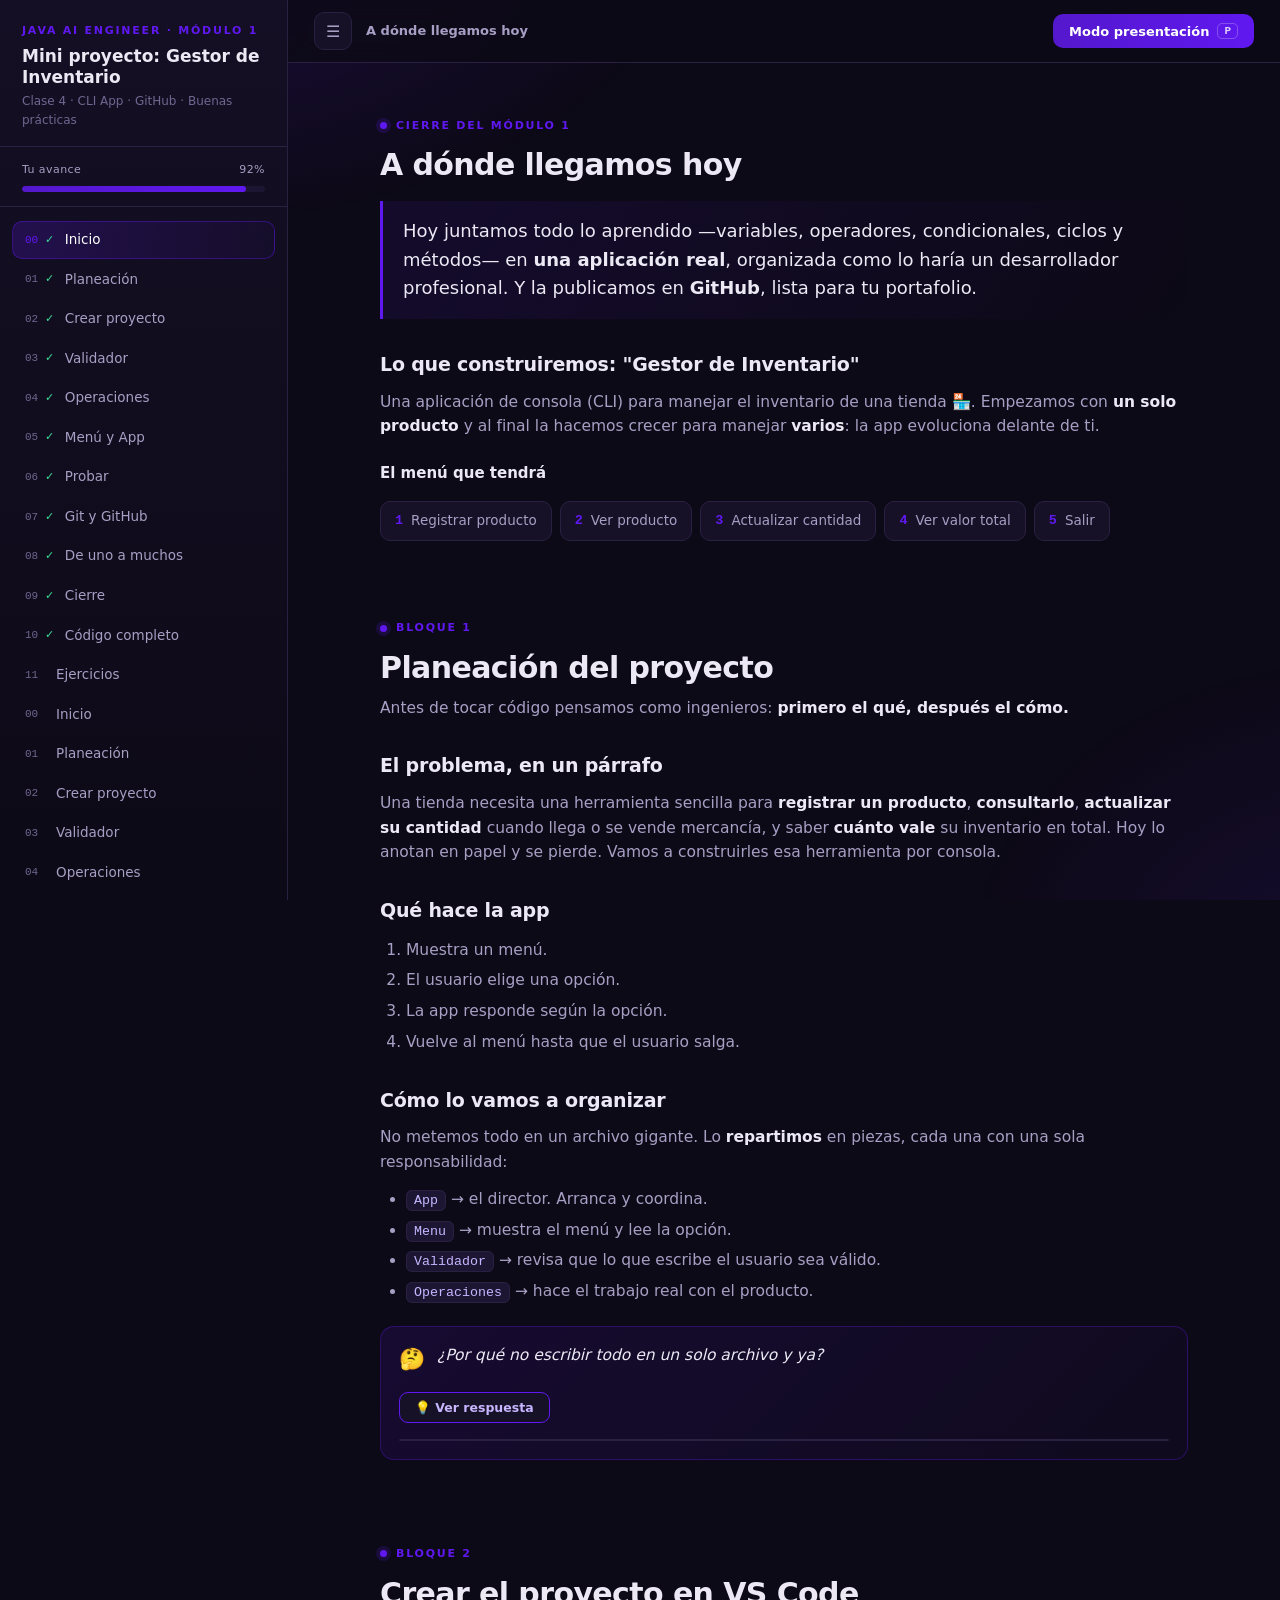
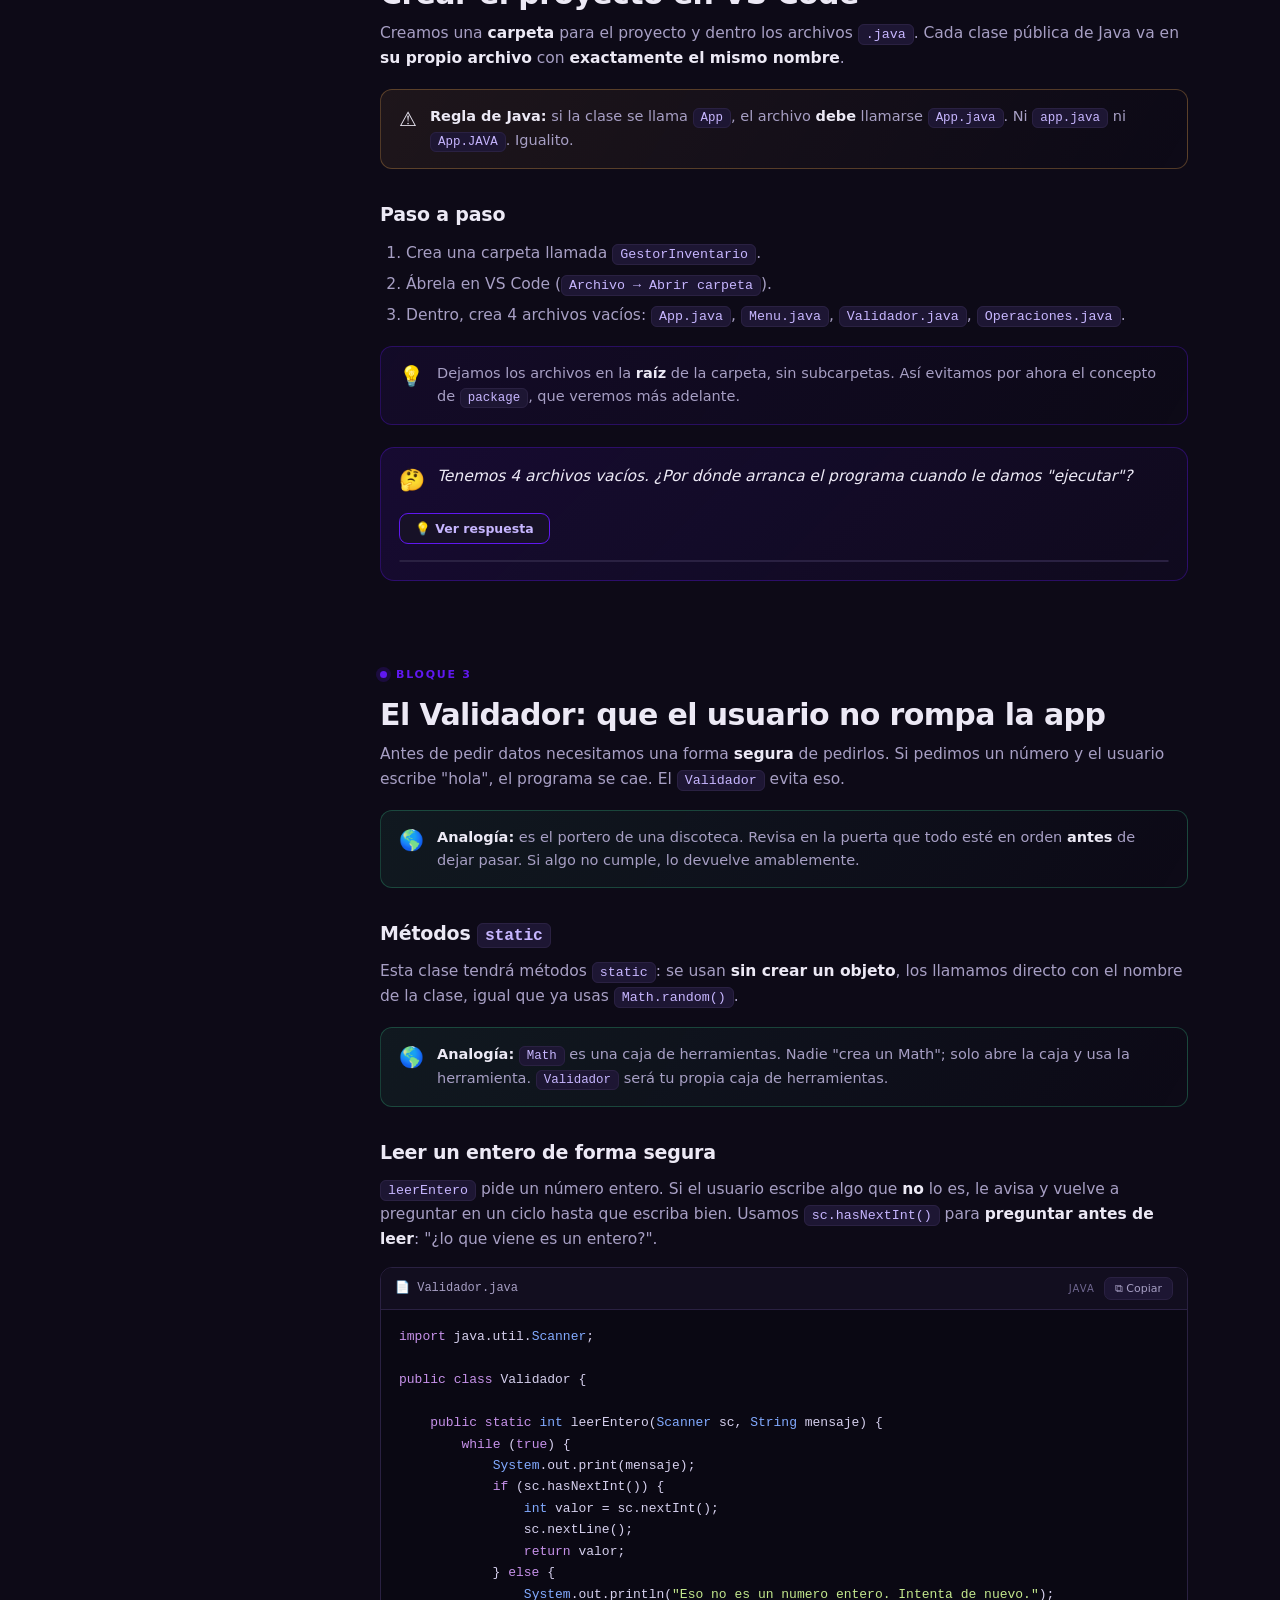
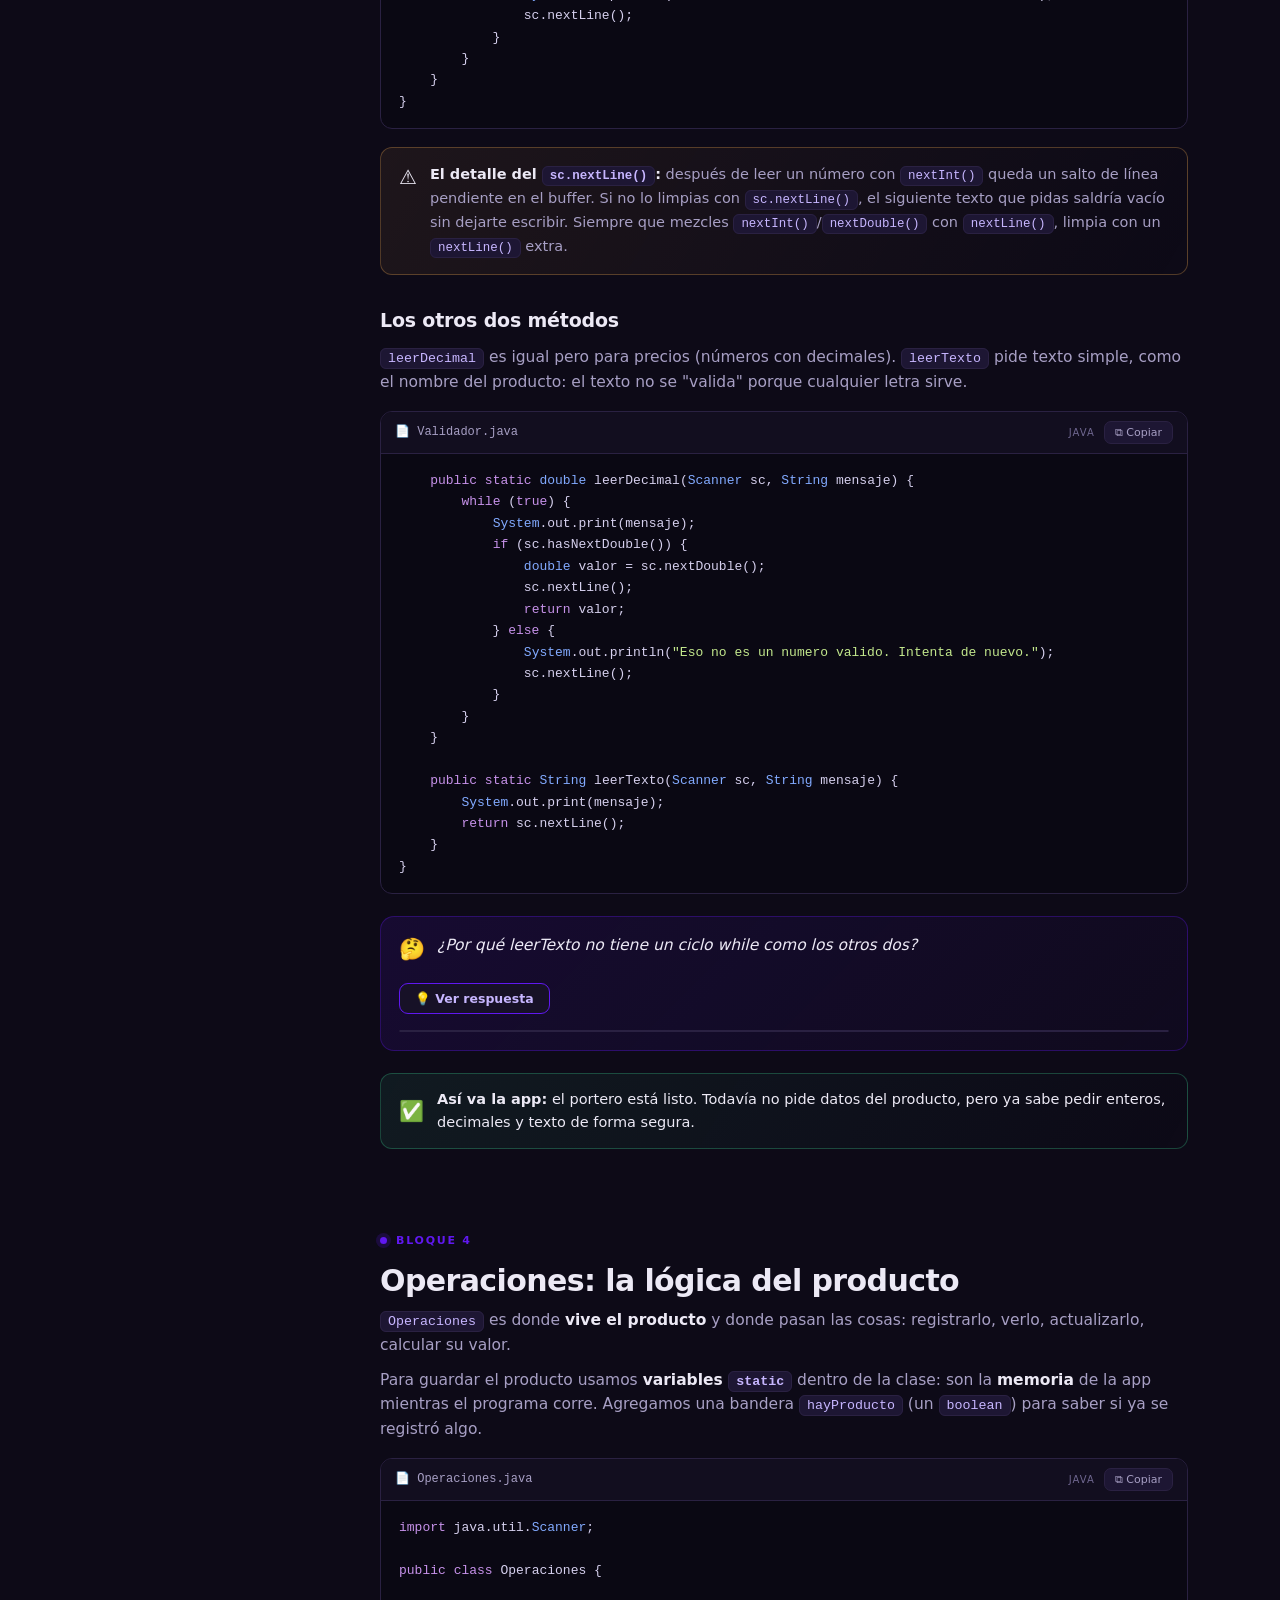
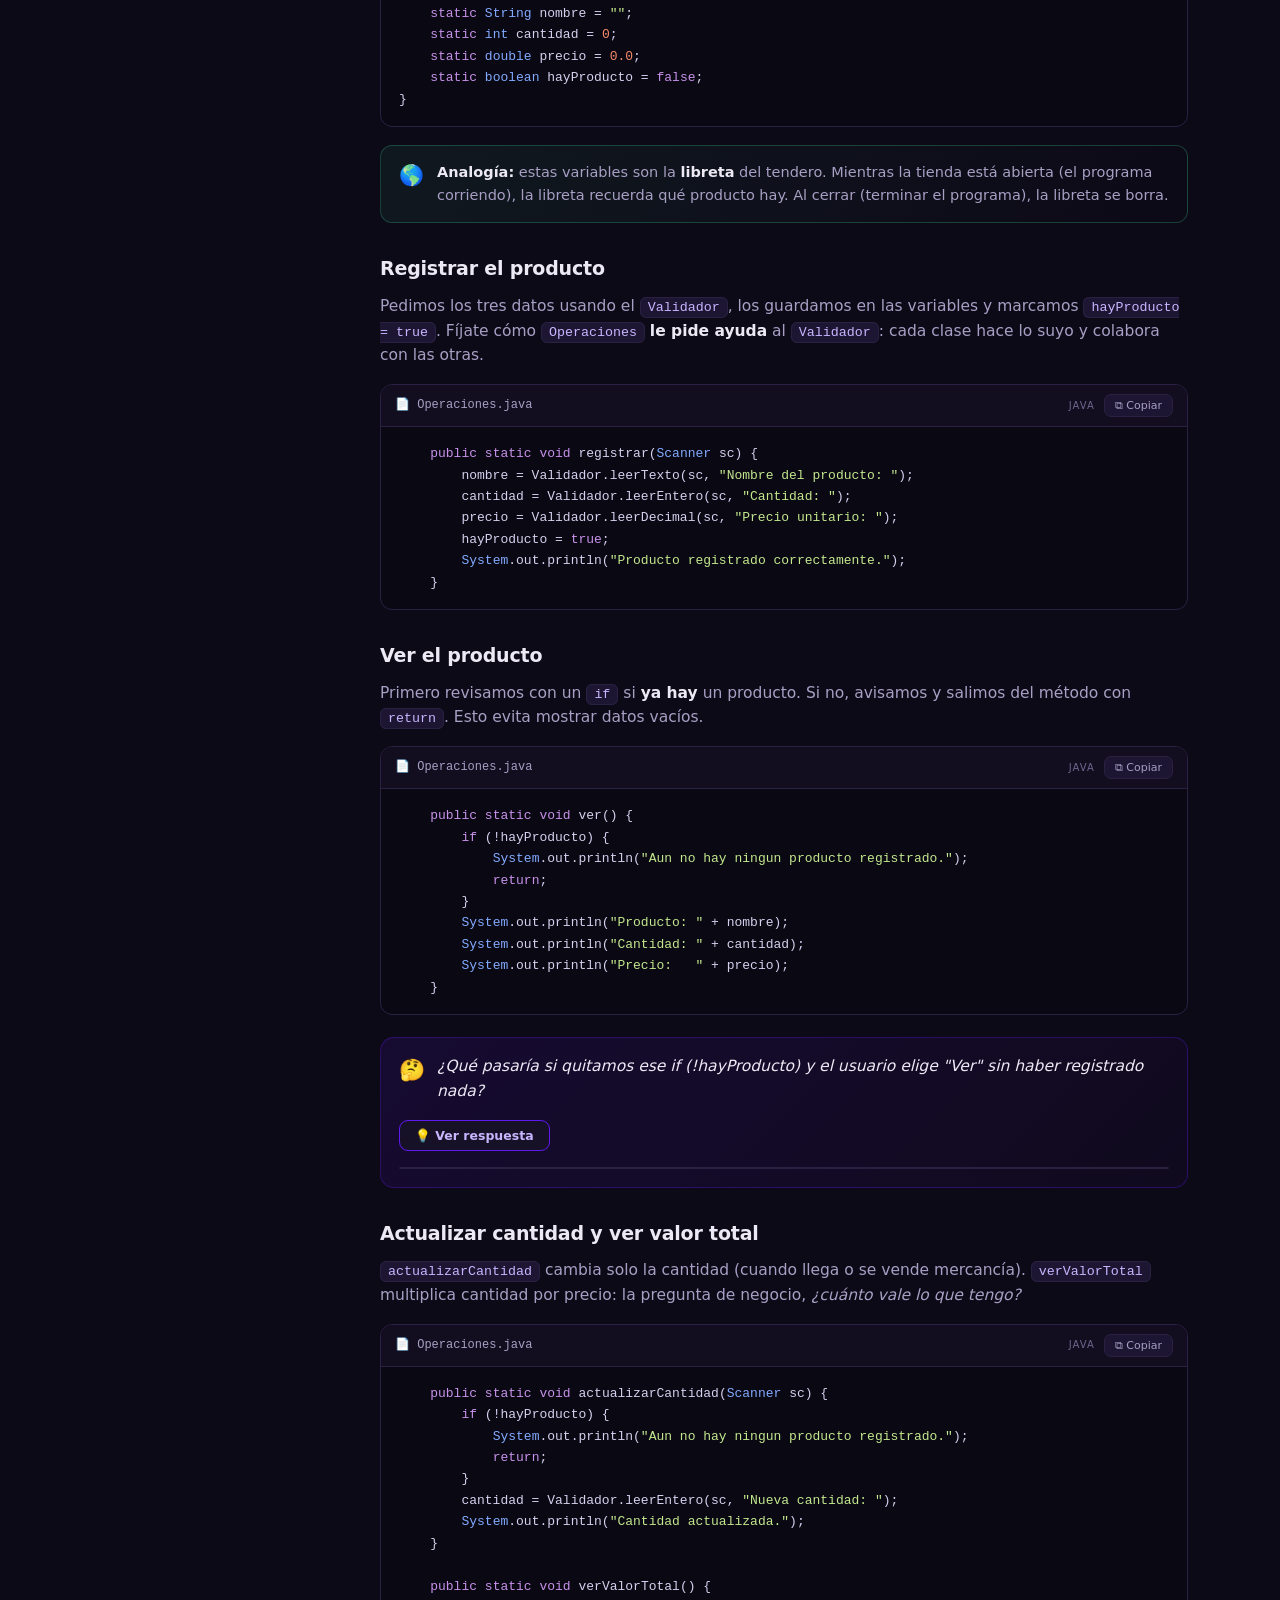
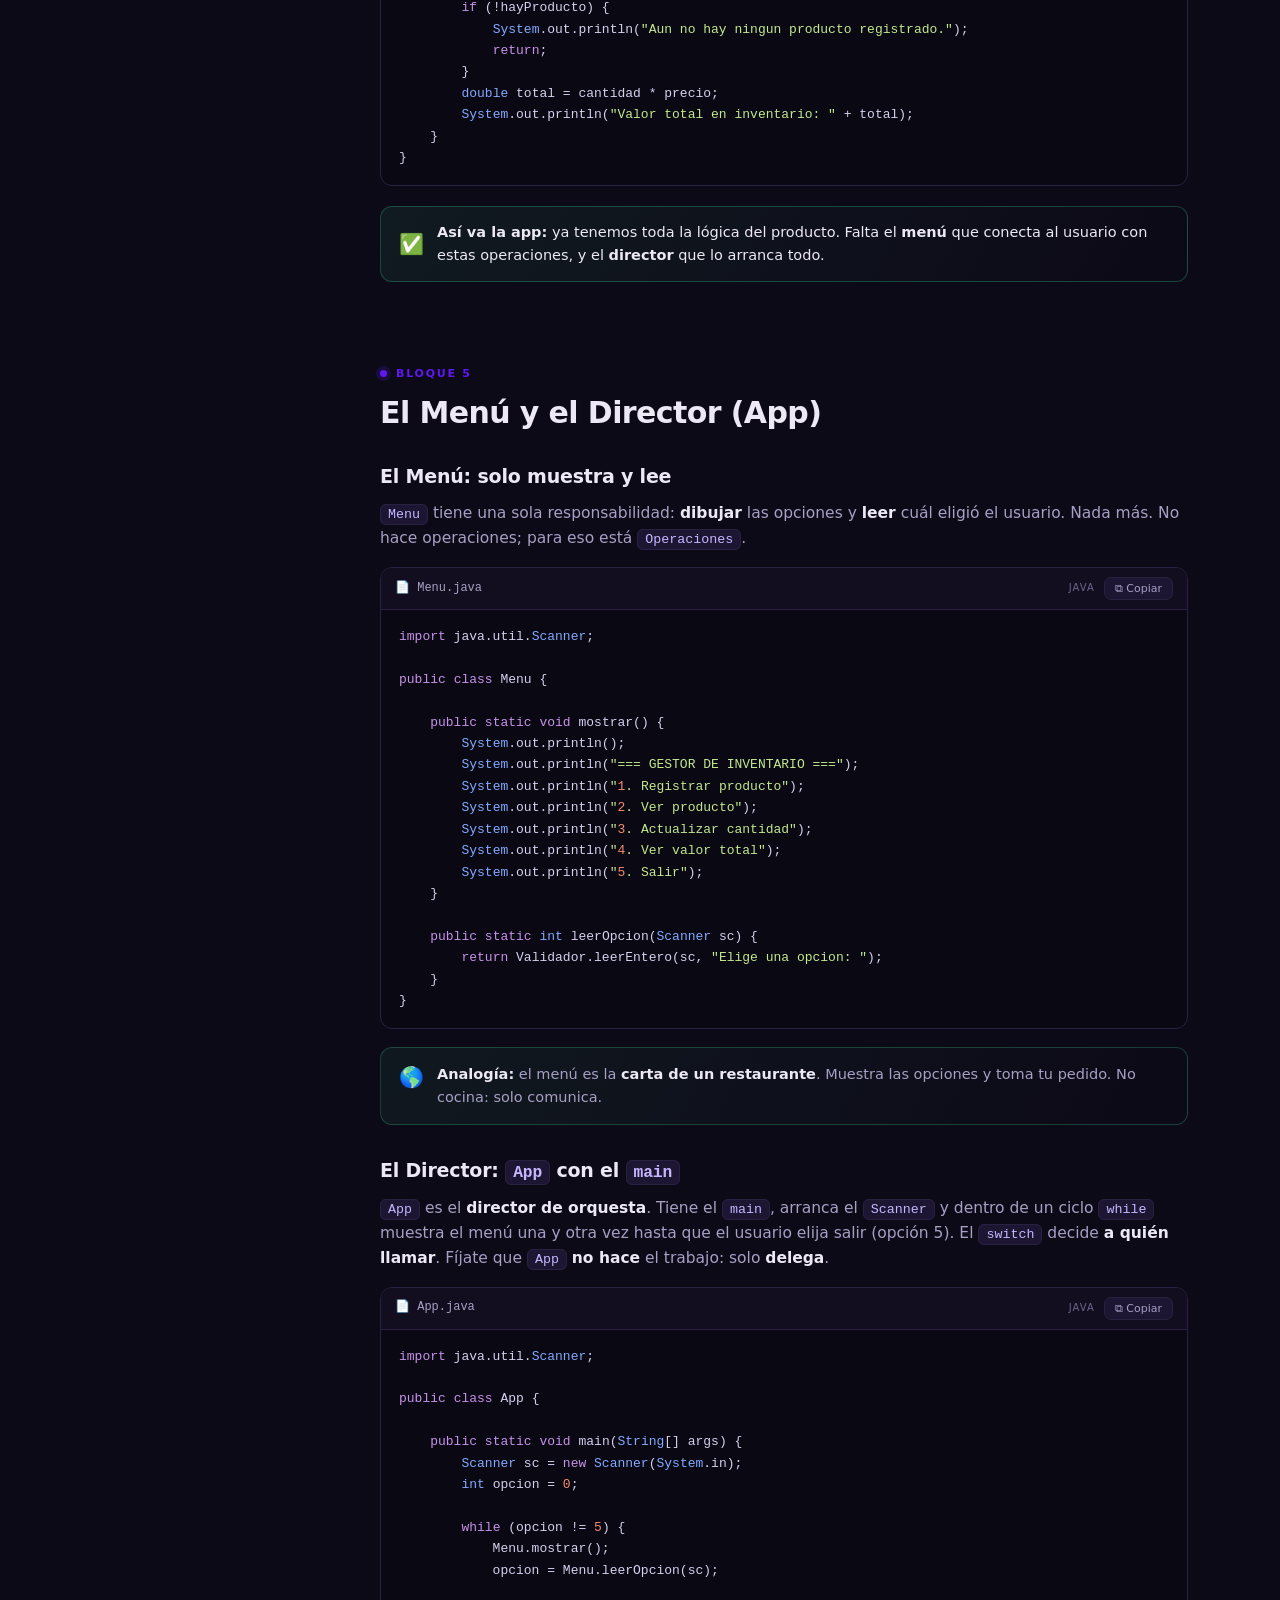
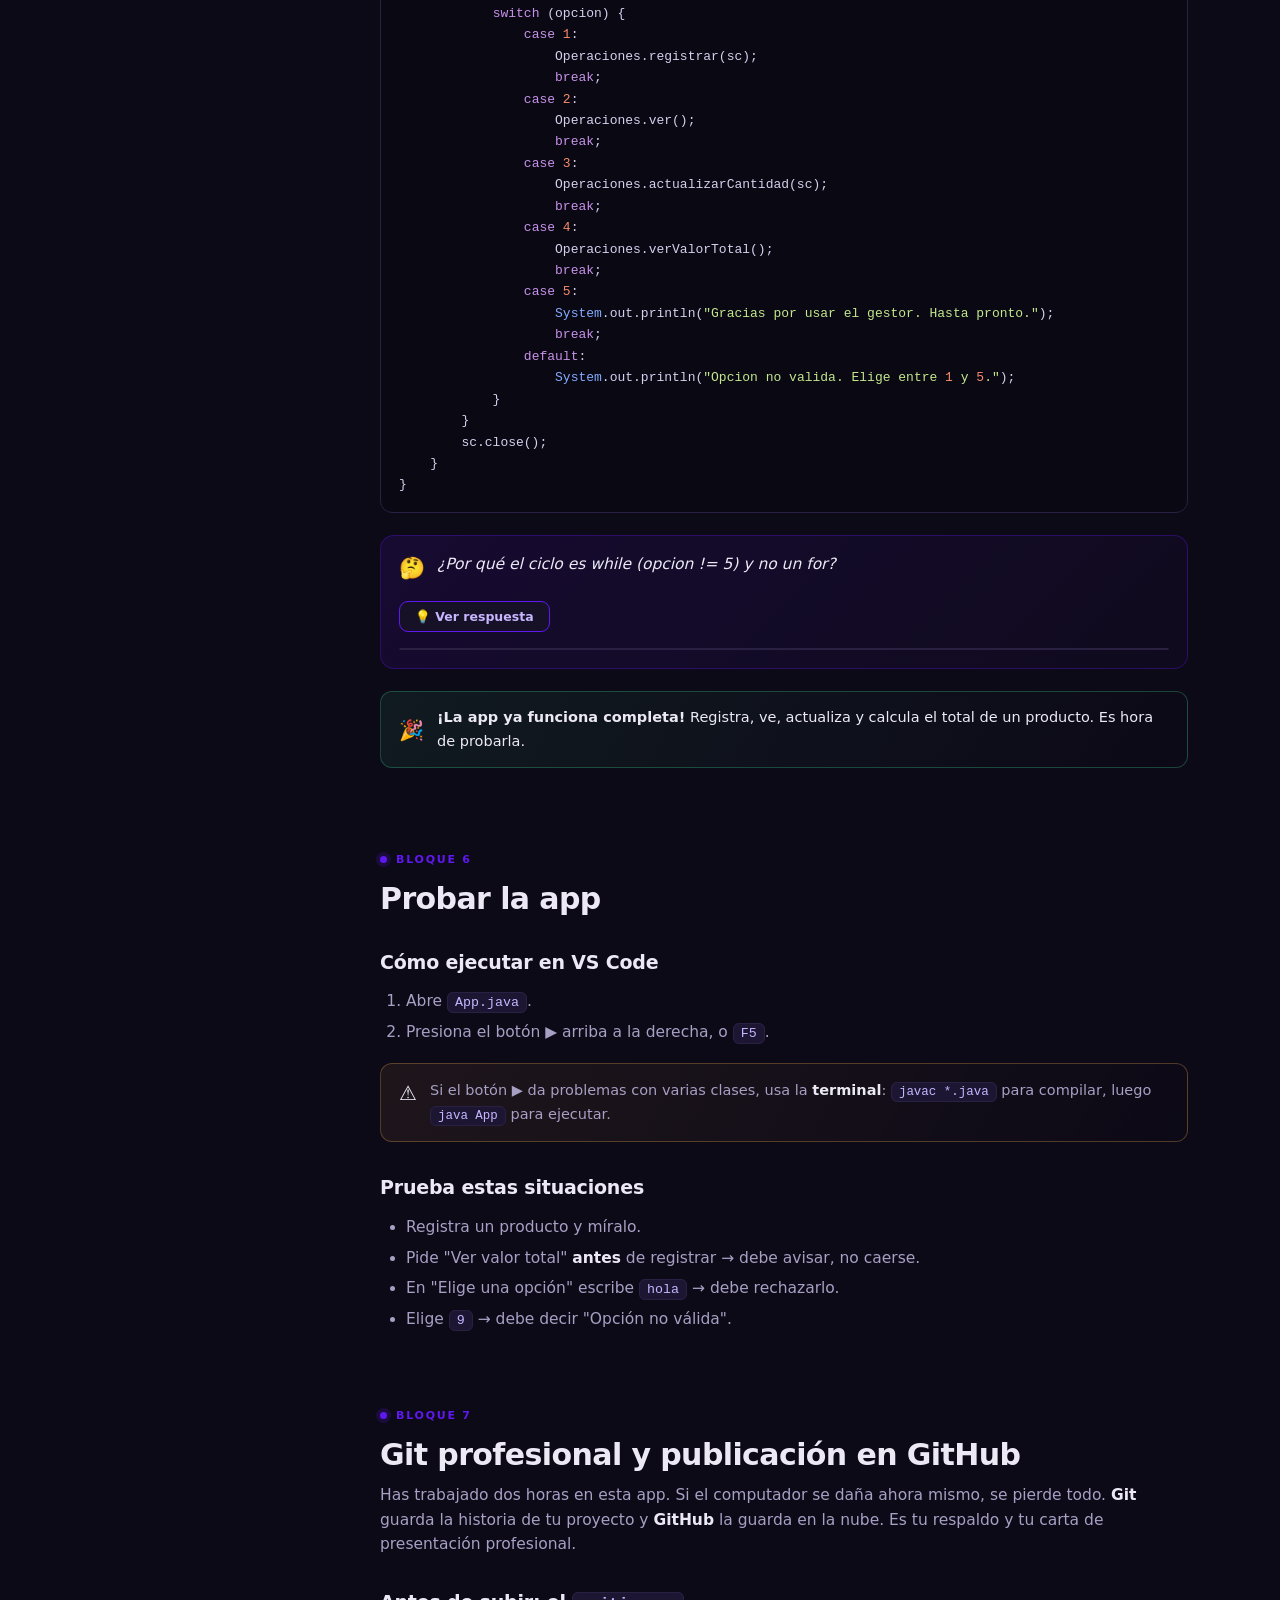
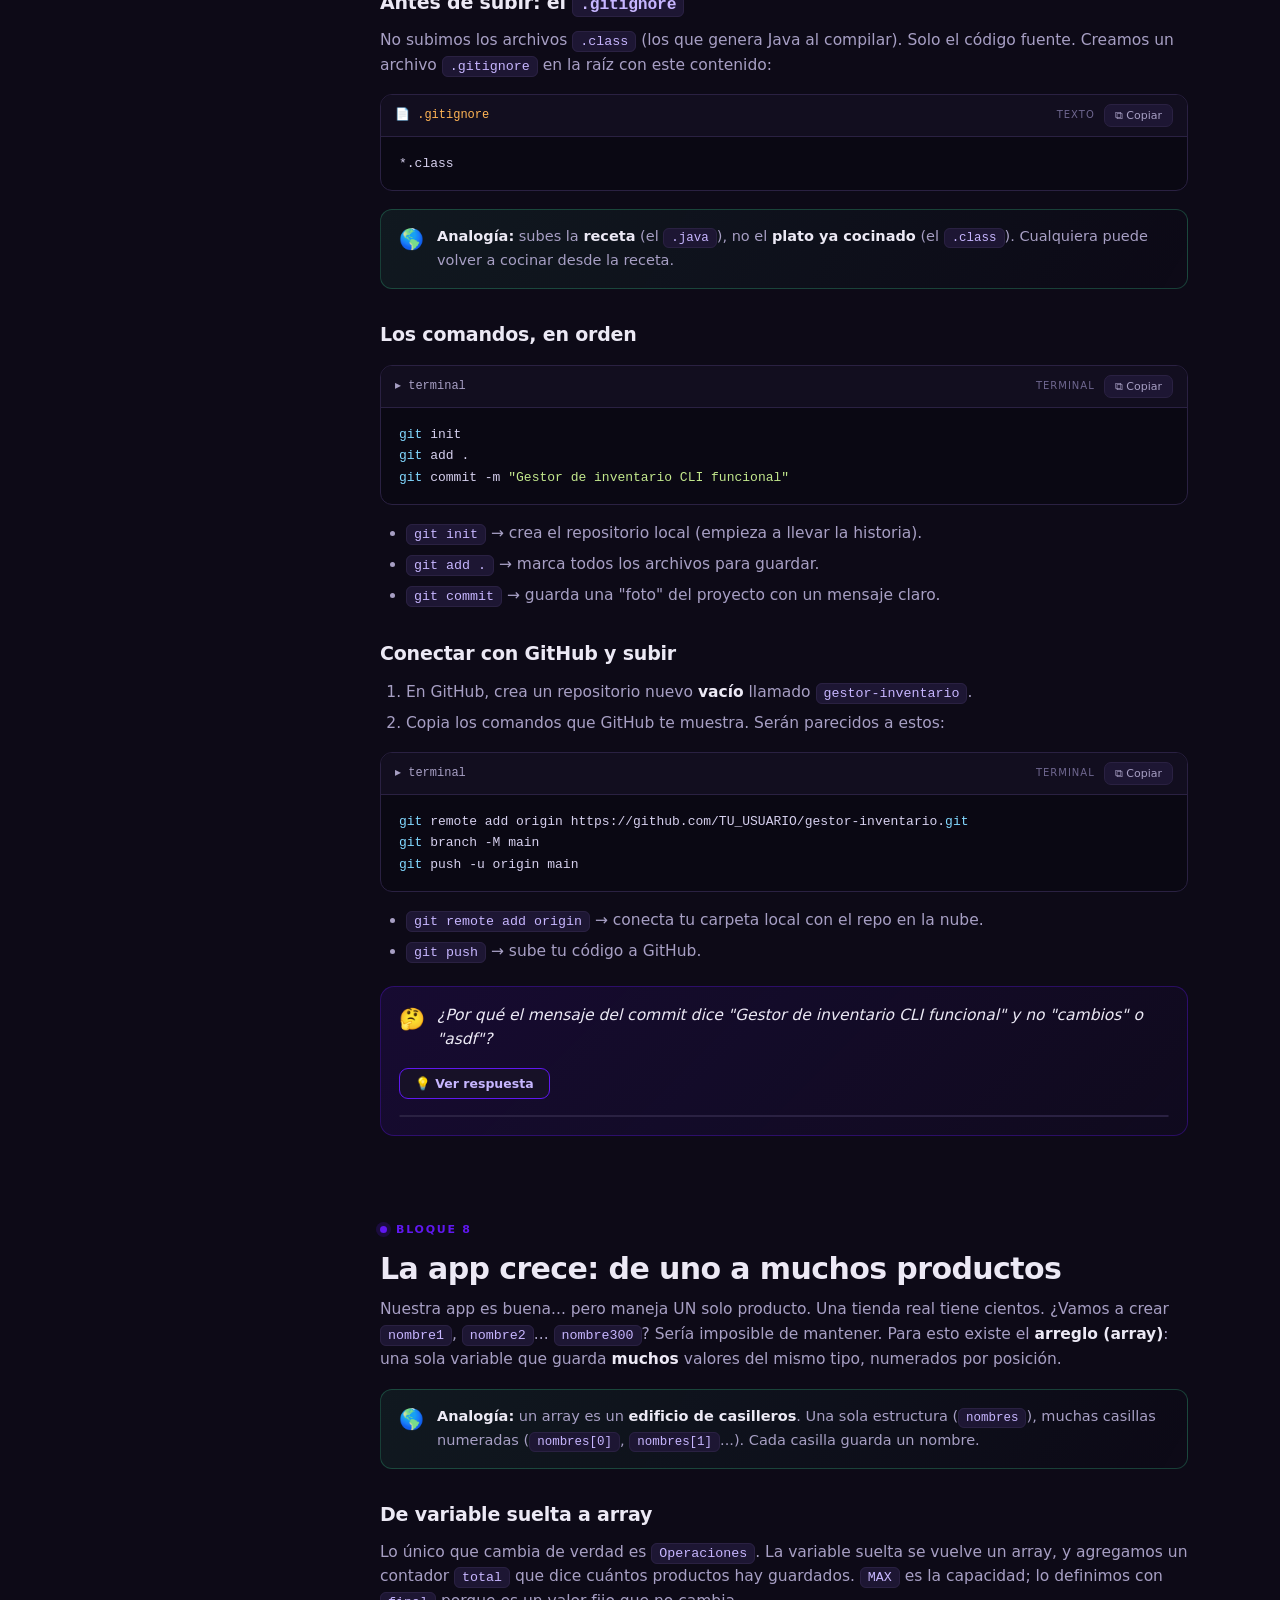
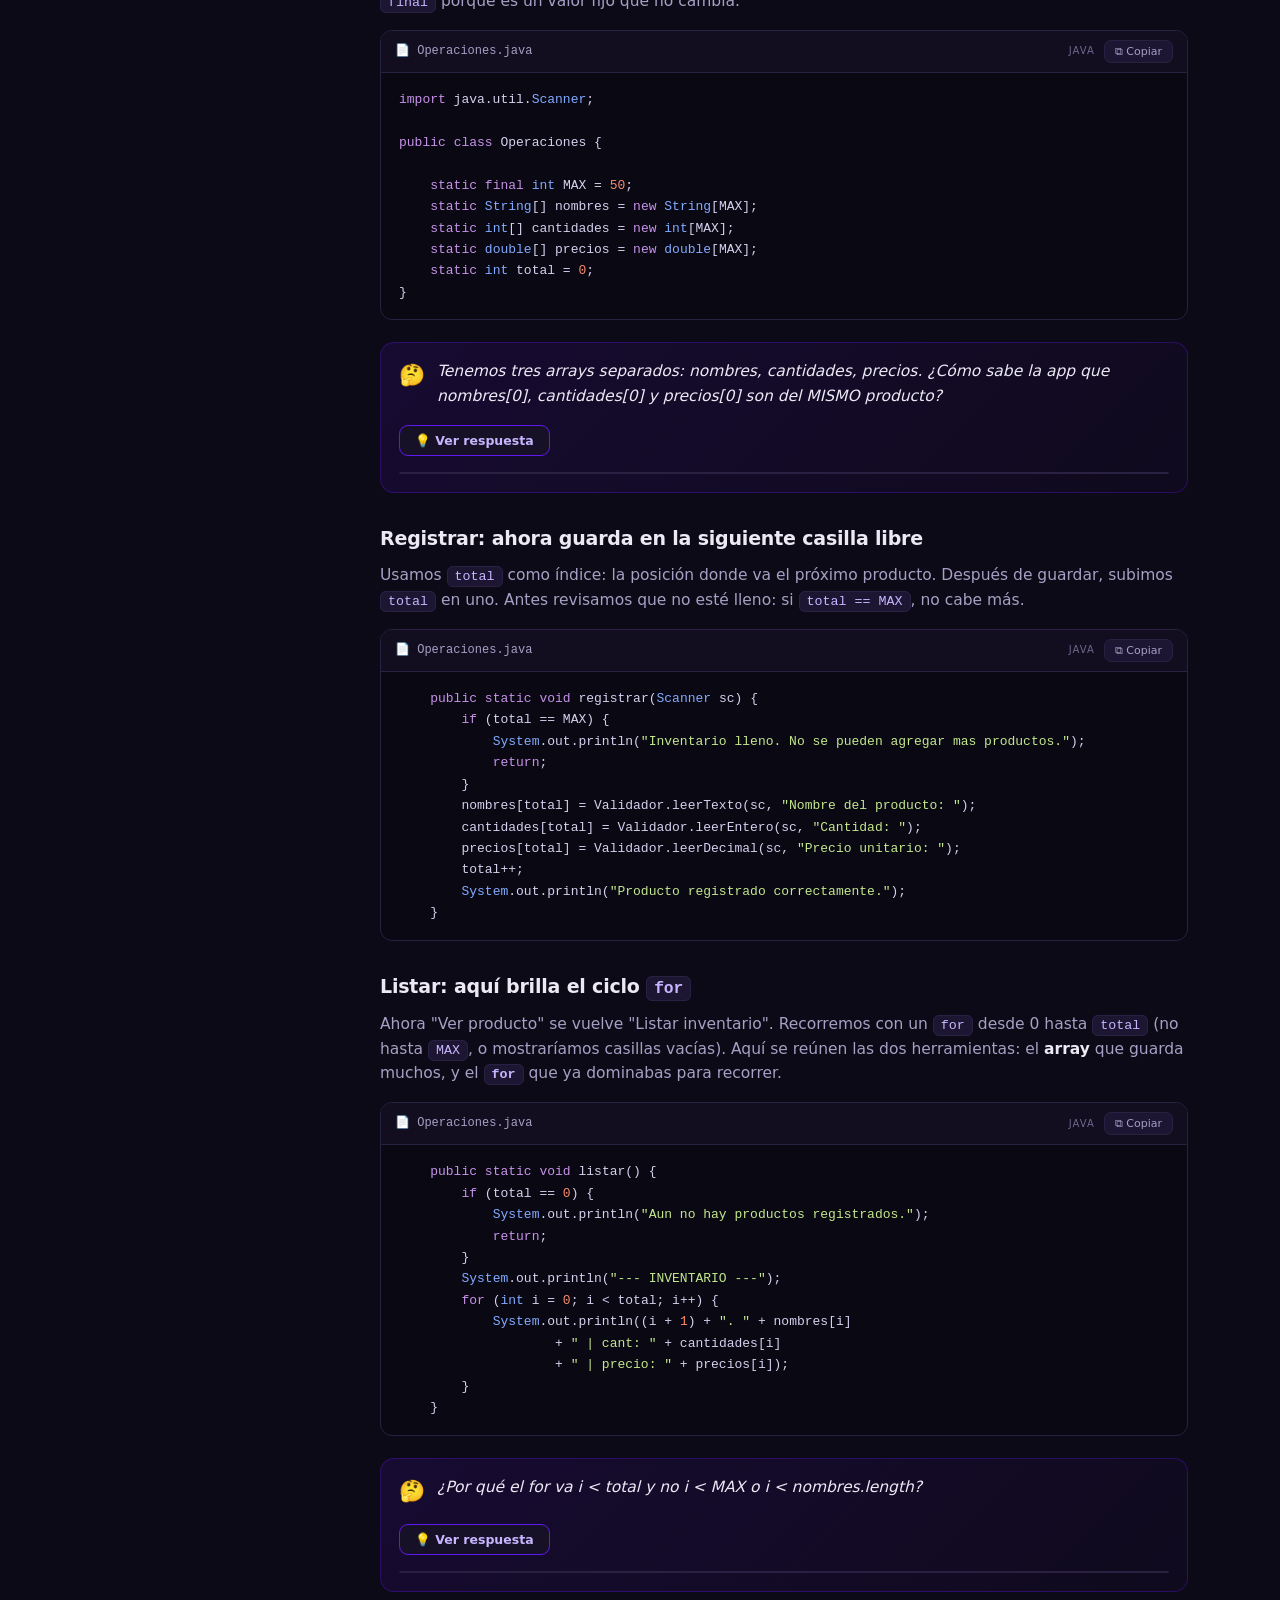
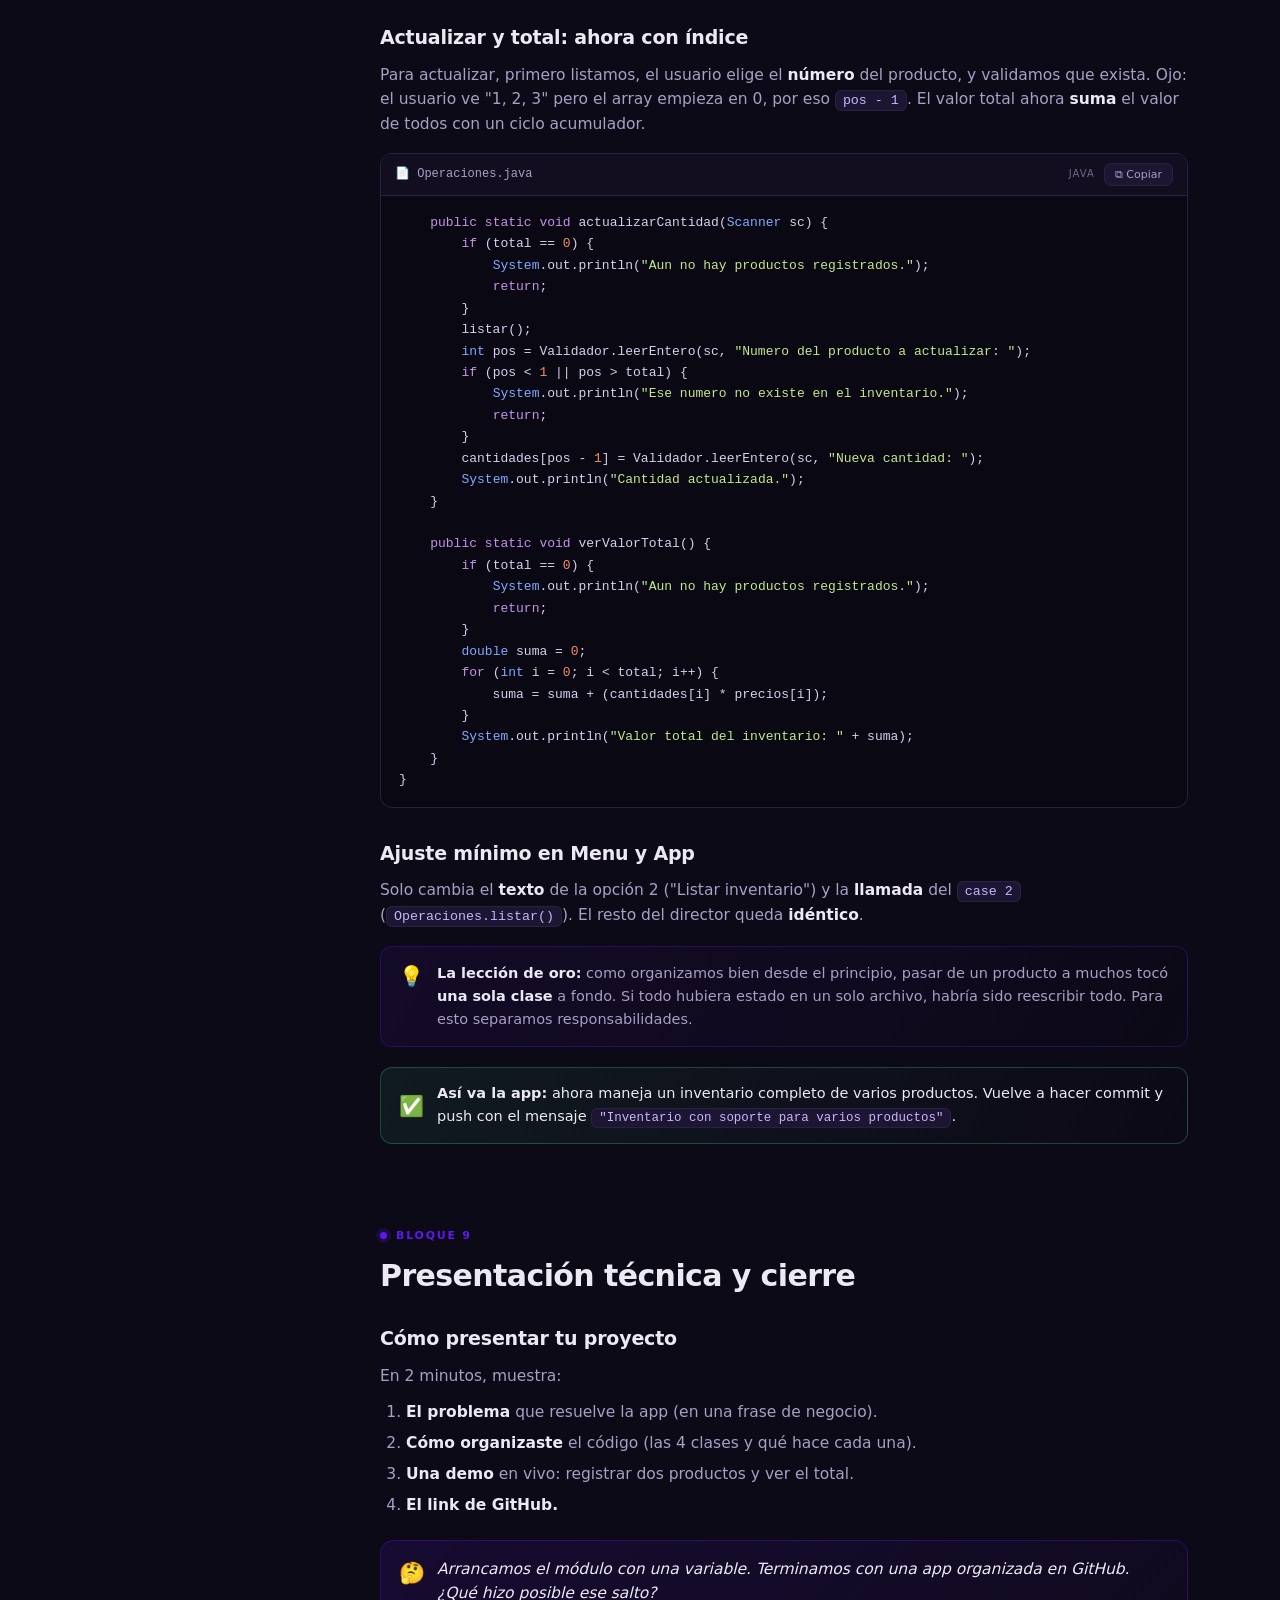
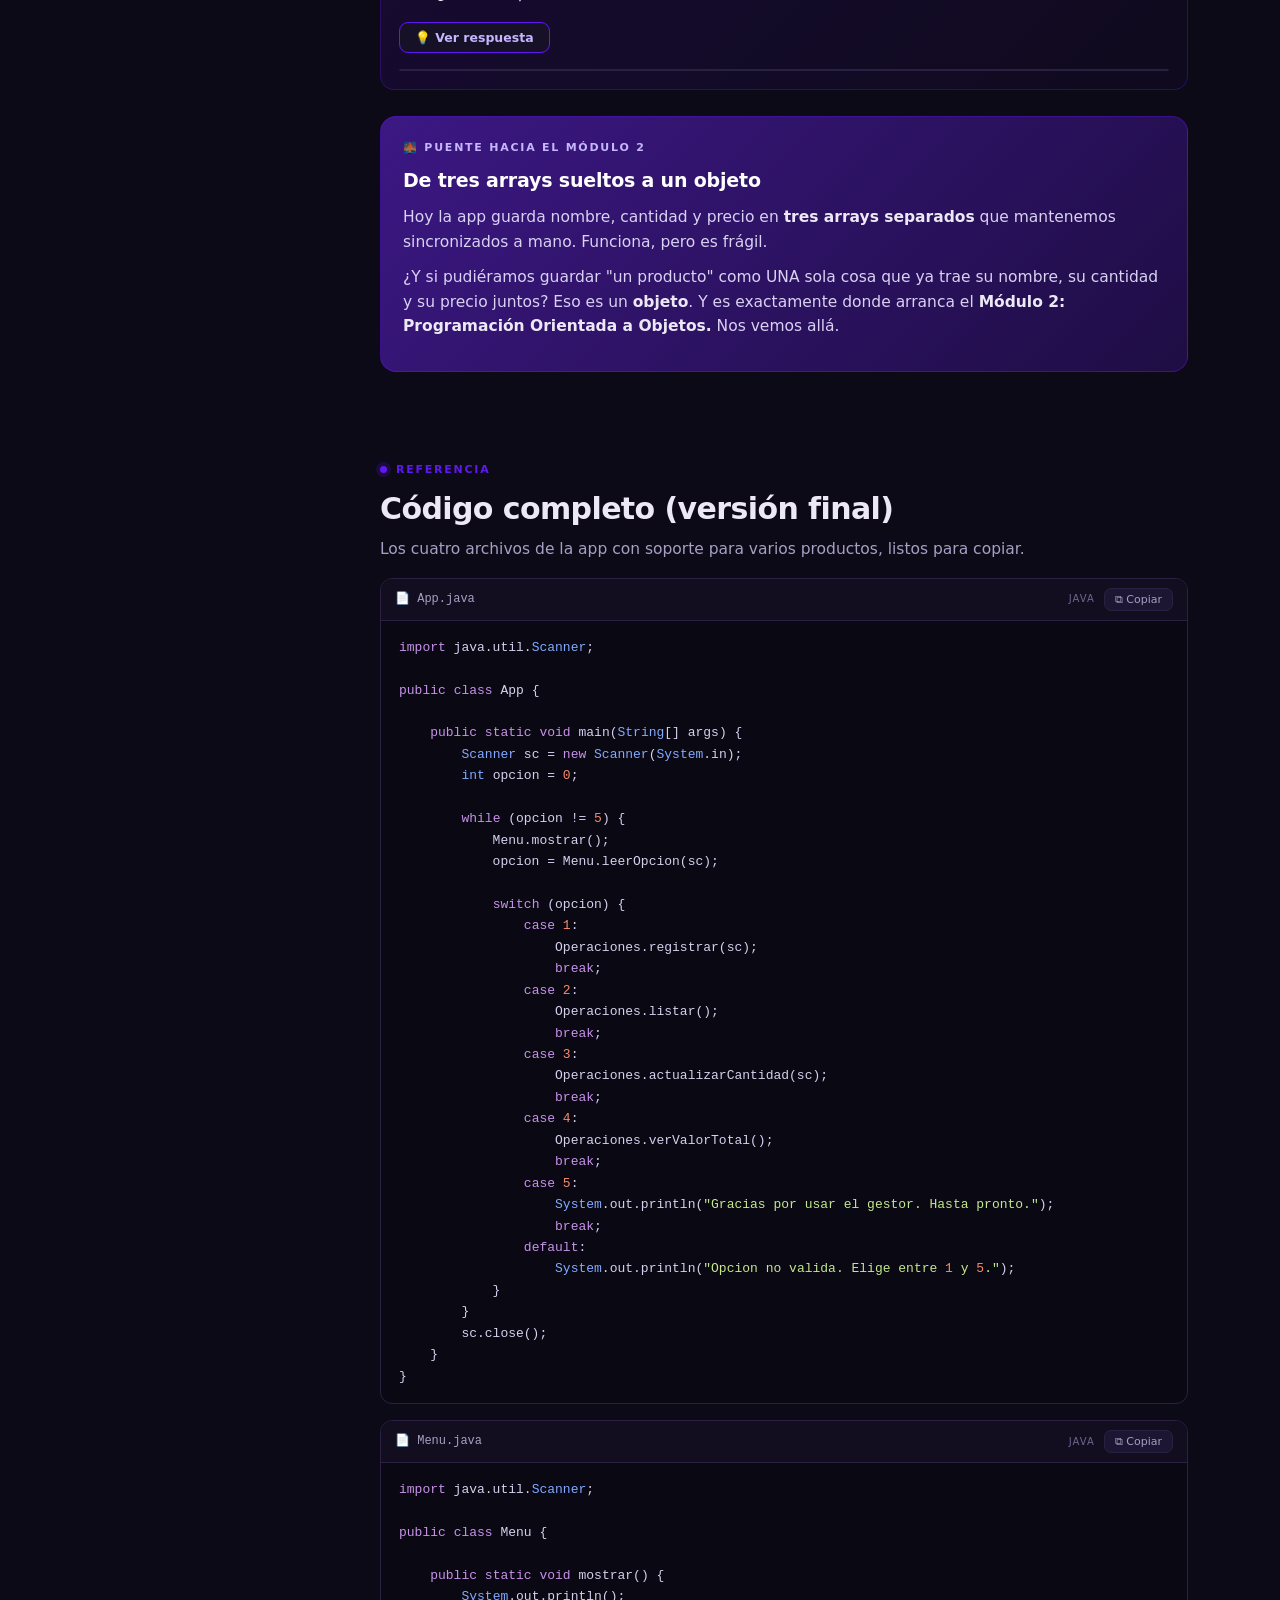
<file: Java AI Backend Developer/clase_4/Clase 4 · Mini proyecto_ Gestor de Inventario · Java AI Engineer.html>
<!DOCTYPE html>
<!-- saved from url=(0104)https://anamariaalvaradom.github.io/Dev_Java_Sabados_Apoyos_Visuales/docs/clase04-gestor-inventario.html -->
<html lang="es"><head><meta http-equiv="Content-Type" content="text/html; charset=UTF-8">

<meta name="viewport" content="width=device-width, initial-scale=1.0">
<title>Clase 4 · Mini proyecto: Gestor de Inventario · Java AI Engineer</title>
<link rel="preconnect" href="https://fonts.googleapis.com/">
<link rel="preconnect" href="https://fonts.gstatic.com/" crossorigin="">
<link href="./Clase 4 · Mini proyecto_ Gestor de Inventario · Java AI Engineer_files/css2" rel="stylesheet">
<style>
:root{
  --morado:#5418CC;
  --morado-vibrante:#6018F0;
  --morado-oscuro:#3C1884;
  --bg:#0d0a17;
  --bg-2:#140f24;
  --panel:#171127;
  --panel-2:#1d1633;
  --linea:#2a2142;
  --texto:#ece9f5;
  --texto-soft:#a79fc4;
  --texto-mute:#6f6790;
  --code-bg:#0a0813;
  --ok:#3ddc97;
  --warn:#ffb454;
  --err:#ff6b81;
  --radius:16px;
  --sidebar-w:288px;
}
*{box-sizing:border-box;margin:0;padding:0}
html{scroll-behavior:smooth}
body{
  font-family:'Inter',system-ui,sans-serif;
  background:var(--bg);
  color:var(--texto);
  line-height:1.6;
  -webkit-font-smoothing:antialiased;
}
body::before{
  content:"";position:fixed;inset:0;z-index:0;pointer-events:none;
  background:
    radial-gradient(900px 500px at 12% -8%, rgba(96,24,240,.18), transparent 60%),
    radial-gradient(700px 600px at 105% 110%, rgba(84,24,204,.14), transparent 55%);
}

/* ---------- LAYOUT ---------- */
.shell{display:flex;min-height:100vh;position:relative;z-index:1}

/* ---------- SIDEBAR ---------- */
.sidebar{
  width:var(--sidebar-w);
  flex-shrink:0;
  background:linear-gradient(180deg,var(--bg-2),var(--bg));
  border-right:1px solid var(--linea);
  position:sticky;top:0;height:100vh;
  display:flex;flex-direction:column;
  overflow-y:auto;
  transition:margin-left .28s ease;
}
.brand{padding:22px 22px 16px;border-bottom:1px solid var(--linea)}
.brand .kicker{font-size:11px;letter-spacing:.16em;text-transform:uppercase;color:var(--morado-vibrante);font-weight:700}
.brand h1{font-size:17px;font-weight:800;margin-top:6px;line-height:1.25}
.brand .sub{font-size:12px;color:var(--texto-mute);margin-top:4px}

.progress-wrap{padding:14px 22px;border-bottom:1px solid var(--linea)}
.progress-label{display:flex;justify-content:space-between;font-size:11px;color:var(--texto-soft);margin-bottom:7px;letter-spacing:.04em}
.progress-track{height:6px;background:var(--panel-2);border-radius:99px;overflow:hidden}
.progress-fill{height:100%;width:0;background:linear-gradient(90deg,var(--morado),var(--morado-vibrante));border-radius:99px;transition:width .3s ease}

.nav{padding:12px 12px 30px;flex:1}
.nav a{
  display:flex;align-items:center;gap:11px;
  padding:9px 12px;margin:2px 0;border-radius:10px;
  color:var(--texto-soft);text-decoration:none;font-size:13.5px;font-weight:500;
  border:1px solid transparent;line-height:1.3;
}
.nav a .num{
  font-family:'JetBrains Mono',monospace;font-size:11px;
  color:var(--texto-mute);min-width:20px;
}
.nav a:hover{background:var(--panel);color:var(--texto)}
.nav a.active{
  background:linear-gradient(90deg,rgba(96,24,240,.22),rgba(84,24,204,.06));
  color:#fff;border-color:rgba(96,24,240,.4);
}
.nav a.active .num{color:var(--morado-vibrante)}
.nav a.done .num::after{content:" ✓";color:var(--ok)}

/* ---------- MAIN ---------- */
.main{flex:1;min-width:0;padding:0 0 80px}
.topbar{
  position:sticky;top:0;z-index:20;
  display:flex;align-items:center;gap:14px;
  padding:12px 26px;
  background:rgba(13,10,23,.82);backdrop-filter:blur(12px);
  border-bottom:1px solid var(--linea);
}
.icon-btn{
  background:var(--panel);border:1px solid var(--linea);color:var(--texto-soft);
  width:38px;height:38px;border-radius:10px;cursor:pointer;font-size:16px;
  display:flex;align-items:center;justify-content:center;flex-shrink:0;
}
.icon-btn:hover{color:#fff;border-color:var(--morado-vibrante)}
.topbar .crumb{font-size:13px;color:var(--texto-mute)}
.topbar .crumb b{color:var(--texto-soft);font-weight:600}
.topbar .spacer{flex:1}
.present-btn{
  display:flex;align-items:center;gap:8px;
  background:linear-gradient(90deg,var(--morado),var(--morado-vibrante));
  color:#fff;border:none;border-radius:10px;padding:9px 16px;
  font-size:13px;font-weight:600;cursor:pointer;font-family:inherit;
}
.present-btn:hover{filter:brightness(1.1)}
.present-btn .k{font-size:11px;opacity:.8;font-family:'JetBrains Mono',monospace;border:1px solid rgba(255,255,255,.3);padding:1px 6px;border-radius:5px}

.wrap{max-width:860px;margin:0 auto;padding:0 26px}

/* ---------- SECTIONS ---------- */
.section{padding:48px 0 8px;border-bottom:1px solid transparent}
.eyebrow{
  display:inline-flex;align-items:center;gap:9px;
  font-size:11px;letter-spacing:.16em;text-transform:uppercase;
  color:var(--morado-vibrante);font-weight:700;margin-bottom:14px;
}
.eyebrow .dot{width:7px;height:7px;border-radius:50%;background:var(--morado-vibrante);box-shadow:0 0 0 4px rgba(96,24,240,.18)}
h2.section-title{font-size:30px;font-weight:800;letter-spacing:-.02em;line-height:1.15;margin-bottom:10px}
h3{font-size:19px;font-weight:700;margin:30px 0 10px;letter-spacing:-.01em}
h4{font-size:15px;font-weight:700;margin:22px 0 8px;color:var(--texto)}
p{color:var(--texto-soft);margin:10px 0;font-size:15.5px}
p strong,li strong{color:var(--texto);font-weight:600}
ul,ol{margin:12px 0 12px 4px;padding-left:22px;color:var(--texto-soft)}
li{margin:6px 0;font-size:15.5px}
code.inline{
  font-family:'JetBrains Mono',monospace;font-size:.86em;
  background:var(--panel-2);color:#c7b6ff;padding:2px 7px;border-radius:6px;border:1px solid var(--linea);
}

.lead{
  font-size:18px;color:var(--texto);
  background:linear-gradient(120deg,rgba(96,24,240,.10),transparent);
  border-left:3px solid var(--morado-vibrante);
  padding:16px 20px;border-radius:0 12px 12px 0;margin:18px 0;
}

/* ---------- CALLOUTS ---------- */
.callout{
  display:flex;gap:13px;padding:15px 18px;border-radius:12px;margin:18px 0;
  background:var(--panel);border:1px solid var(--linea);
}
.callout .ic{font-size:20px;flex-shrink:0;line-height:1.4}
.callout p{margin:0;font-size:14.5px;color:var(--texto-soft)}
.callout.analogia{background:linear-gradient(120deg,rgba(61,220,151,.07),transparent);border-color:rgba(61,220,151,.25)}
.callout.warn{background:linear-gradient(120deg,rgba(255,180,84,.07),transparent);border-color:rgba(255,180,84,.28)}
.callout.tip{background:linear-gradient(120deg,rgba(96,24,240,.08),transparent);border-color:rgba(96,24,240,.3)}

/* ---------- MENU CHIPS ---------- */
.menu-chips{display:flex;flex-wrap:wrap;gap:8px;margin:16px 0}
.menu-chips .chip{
  display:flex;align-items:center;gap:8px;
  background:var(--panel);border:1px solid var(--linea);
  padding:8px 14px;border-radius:10px;font-size:13.5px;color:var(--texto-soft);
}
.menu-chips .chip b{font-family:'JetBrains Mono',monospace;color:var(--morado-vibrante)}

/* ---------- CODE ---------- */
.codeblock{margin:16px 0;border-radius:12px;overflow:hidden;border:1px solid var(--linea);background:var(--code-bg)}
.code-head{
  display:flex;align-items:center;gap:9px;
  padding:9px 14px;background:#120e1f;border-bottom:1px solid var(--linea);
}
.code-head .file{font-family:'JetBrains Mono',monospace;font-size:12px;color:var(--texto-soft)}
.code-head .file .dotfile{color:var(--warn)}
.code-head .lang{margin-left:auto;font-size:10px;letter-spacing:.1em;text-transform:uppercase;color:var(--texto-mute)}
.copy-btn{
  background:var(--panel-2);border:1px solid var(--linea);color:var(--texto-soft);
  font-size:11px;padding:4px 10px;border-radius:7px;cursor:pointer;font-family:inherit;
  display:flex;align-items:center;gap:5px;
}
.copy-btn:hover{color:#fff;border-color:var(--morado-vibrante)}
.copy-btn.copied{color:var(--ok);border-color:var(--ok)}
pre{margin:0;padding:16px 18px;overflow-x:auto;font-family:'JetBrains Mono',monospace;font-size:13px;line-height:1.65}
pre code{font-family:inherit;color:#d6d0ee;white-space:pre}
.tok-key{color:#c792ea}
.tok-type{color:#82aaff}
.tok-str{color:#c3e88d}
.tok-num{color:#f78c6c}
.tok-com{color:#5d5a72;font-style:italic}
.tok-fn{color:#82d8ff}

/* ---------- PIENSALO ---------- */
.piensalo{
  margin:22px 0;border-radius:14px;overflow:hidden;
  background:linear-gradient(135deg,rgba(96,24,240,.12),rgba(84,24,204,.04));
  border:1px solid rgba(96,24,240,.32);
}
.piensalo .pq{display:flex;gap:12px;padding:16px 18px;align-items:flex-start}
.piensalo .pq .ic{font-size:21px;flex-shrink:0}
.piensalo .pq .qt{font-size:15.5px;color:var(--texto);font-weight:500;font-style:italic}
.reveal-btn{
  margin:0 18px 16px;background:var(--panel);border:1px solid var(--morado-vibrante);
  color:#c7b6ff;font-size:12.5px;font-weight:600;padding:7px 15px;border-radius:9px;
  cursor:pointer;font-family:inherit;display:inline-flex;align-items:center;gap:7px;
}
.reveal-btn:hover{background:var(--morado-oscuro);color:#fff}
.answer{
  margin:0 18px 18px;padding:0 16px;max-height:0;overflow:hidden;
  background:var(--code-bg);border-radius:10px;border:1px solid var(--linea);
  transition:max-height .35s ease,padding .35s ease;
}
.answer.open{max-height:400px;padding:14px 16px}
.answer p{margin:0;font-size:14.5px;color:var(--texto-soft)}
.answer .tag{font-size:10px;letter-spacing:.1em;text-transform:uppercase;color:var(--ok);font-weight:700;display:block;margin-bottom:5px}

/* ---------- ESTADO APP ---------- */
.appstate{
  display:flex;gap:13px;align-items:center;
  margin:20px 0;padding:14px 18px;border-radius:12px;
  background:linear-gradient(120deg,rgba(61,220,151,.08),transparent);
  border:1px solid rgba(61,220,151,.28);
}
.appstate .ic{font-size:20px}
.appstate p{margin:0;font-size:14.5px;color:var(--texto)}

/* ---------- EXERCISES ---------- */
.ex-grid{display:grid;gap:14px;margin:18px 0}
.ex-card{
  background:var(--panel);border:1px solid var(--linea);border-radius:13px;padding:16px 18px;
}
.ex-card .ex-h{display:flex;align-items:center;gap:11px;margin-bottom:7px}
.ex-card .ex-badge{
  font-family:'JetBrains Mono',monospace;font-weight:700;font-size:13px;
  width:30px;height:30px;border-radius:8px;display:flex;align-items:center;justify-content:center;
  background:var(--morado-oscuro);color:#fff;flex-shrink:0;
}
.ex-card .ex-t{font-weight:700;font-size:15px}
.ex-card p{margin:0;font-size:14px}

/* ---------- BRIDGE ---------- */
.bridge{
  margin:26px 0;padding:22px;border-radius:16px;
  background:linear-gradient(135deg,var(--morado-oscuro),rgba(84,24,204,.25));
  border:1px solid rgba(96,24,240,.4);
}
.bridge .blabel{font-size:11px;letter-spacing:.16em;text-transform:uppercase;color:#c7b6ff;font-weight:700}
.bridge h3{margin:8px 0 6px;color:#fff}
.bridge p{color:#d9d2f2}

/* ---------- FOOTER ---------- */
.footer{
  max-width:860px;margin:50px auto 0;padding:24px 26px;
  border-top:1px solid var(--linea);
  font-size:12px;color:var(--texto-mute);text-align:center;line-height:1.7;
}
.footer a{color:var(--texto-soft);text-decoration:none}
.footer a:hover{color:var(--morado-vibrante)}

/* ---------- PRESENT MODE ---------- */
body.present .sidebar,body.present .topbar{display:none}
body.present .main{padding:0}
body.present .section{
  display:none;min-height:100vh;padding:40px 0 90px;
}
body.present .section.present-active{display:block}
body.present .wrap{max-width:920px;width:100%;margin:0 auto;padding:50px 70px}
body.present h2.section-title{font-size:38px}
body.present h3{font-size:24px}
body.present p,body.present li{font-size:17px}
body.present .lead{font-size:19px}
body.present pre{font-size:14px}
body.present .codeblock{max-width:100%}
.present-hud{
  display:none;position:fixed;bottom:20px;left:50%;transform:translateX(-50%);
  z-index:100;gap:8px;align-items:center;
  background:rgba(13,10,23,.9);border:1px solid var(--linea);border-radius:99px;
  padding:8px 16px;font-size:12px;color:var(--texto-soft);backdrop-filter:blur(10px);
}
body.present .present-hud{display:flex}
.present-hud .k{font-family:'JetBrains Mono',monospace;background:var(--panel-2);border:1px solid var(--linea);padding:2px 8px;border-radius:6px;color:var(--texto)}
.present-hud .count{color:var(--morado-vibrante);font-weight:700;font-family:'JetBrains Mono',monospace}

/* ---------- RESPONSIVE ---------- */
.backdrop{display:none}
@media(max-width:920px){
  .sidebar{position:fixed;z-index:60;height:100vh;left:0;top:0;box-shadow:0 0 40px rgba(0,0,0,.5)}
  body.nav-closed .sidebar{margin-left:calc(-1 * var(--sidebar-w) - 4px)}
  body:not(.nav-closed) .backdrop{display:block;position:fixed;inset:0;background:rgba(0,0,0,.55);z-index:50}
}
@media(min-width:921px){
  body.nav-closed .sidebar{margin-left:calc(-1 * var(--sidebar-w) - 4px)}
}
@media(max-width:560px){
  .wrap{padding:0 16px}
  h2.section-title{font-size:24px}
  .topbar .crumb{display:none}
  .present-btn .label-txt{display:none}
}
@media(prefers-reduced-motion:reduce){*{transition:none!important;scroll-behavior:auto!important}}

::-webkit-scrollbar{width:10px;height:10px}
::-webkit-scrollbar-track{background:var(--bg)}
::-webkit-scrollbar-thumb{background:var(--panel-2);border-radius:8px;border:2px solid var(--bg)}
::-webkit-scrollbar-thumb:hover{background:var(--linea)}
</style>
</head>
<body class="nav-closed-off">

<div class="shell">
  <!-- SIDEBAR -->
  <aside class="sidebar" id="sidebar">
    <div class="brand">
      <div class="kicker">Java AI Engineer · Módulo 1</div>
      <h1>Mini proyecto: Gestor de Inventario</h1>
      <div class="sub">Clase 4 · CLI App · GitHub · Buenas prácticas</div>
    </div>
    <div class="progress-wrap">
      <div class="progress-label"><span>Tu avance</span><span id="progPct">8%</span></div>
      <div class="progress-track"><div class="progress-fill" id="progFill" style="width: 8%;"></div></div>
    </div>
    <nav class="nav" id="nav"><a href="https://anamariaalvaradom.github.io/Dev_Java_Sabados_Apoyos_Visuales/docs/clase04-gestor-inventario.html#inicio" data-index="0" class="done active"><span class="num">00</span><span>Inicio</span></a><a href="https://anamariaalvaradom.github.io/Dev_Java_Sabados_Apoyos_Visuales/docs/clase04-gestor-inventario.html#planeacion" data-index="1"><span class="num">01</span><span>Planeación</span></a><a href="https://anamariaalvaradom.github.io/Dev_Java_Sabados_Apoyos_Visuales/docs/clase04-gestor-inventario.html#proyecto" data-index="2"><span class="num">02</span><span>Crear proyecto</span></a><a href="https://anamariaalvaradom.github.io/Dev_Java_Sabados_Apoyos_Visuales/docs/clase04-gestor-inventario.html#validador" data-index="3"><span class="num">03</span><span>Validador</span></a><a href="https://anamariaalvaradom.github.io/Dev_Java_Sabados_Apoyos_Visuales/docs/clase04-gestor-inventario.html#operaciones" data-index="4"><span class="num">04</span><span>Operaciones</span></a><a href="https://anamariaalvaradom.github.io/Dev_Java_Sabados_Apoyos_Visuales/docs/clase04-gestor-inventario.html#menu-app" data-index="5"><span class="num">05</span><span>Menú y App</span></a><a href="https://anamariaalvaradom.github.io/Dev_Java_Sabados_Apoyos_Visuales/docs/clase04-gestor-inventario.html#probar" data-index="6"><span class="num">06</span><span>Probar</span></a><a href="https://anamariaalvaradom.github.io/Dev_Java_Sabados_Apoyos_Visuales/docs/clase04-gestor-inventario.html#git" data-index="7"><span class="num">07</span><span>Git y GitHub</span></a><a href="https://anamariaalvaradom.github.io/Dev_Java_Sabados_Apoyos_Visuales/docs/clase04-gestor-inventario.html#crece" data-index="8"><span class="num">08</span><span>De uno a muchos</span></a><a href="https://anamariaalvaradom.github.io/Dev_Java_Sabados_Apoyos_Visuales/docs/clase04-gestor-inventario.html#cierre" data-index="9"><span class="num">09</span><span>Cierre</span></a><a href="https://anamariaalvaradom.github.io/Dev_Java_Sabados_Apoyos_Visuales/docs/clase04-gestor-inventario.html#codigo" data-index="10"><span class="num">10</span><span>Código completo</span></a><a href="https://anamariaalvaradom.github.io/Dev_Java_Sabados_Apoyos_Visuales/docs/clase04-gestor-inventario.html#ejercicios" data-index="11"><span class="num">11</span><span>Ejercicios</span></a></nav>
  </aside>
  <div class="backdrop" id="backdrop"></div>

  <!-- MAIN -->
  <div class="main">
    <div class="topbar">
      <button class="icon-btn" id="menuToggle" title="Menú">☰</button>
      <div class="crumb"><b id="crumbText">A dónde llegamos hoy</b></div>
      <div class="spacer"></div>
      <button class="present-btn" id="presentBtn"><span class="label-txt">Modo presentación</span> <span class="k">P</span></button>
    </div>

    <div class="wrap" id="content"><!-- sections injected --><section class="section" id="inicio" data-index="0">
      <div class="eyebrow"><span class="dot"></span>Cierre del Módulo 1</div>
      <h2 class="section-title">A dónde llegamos hoy</h2>
      <p class="lead">Hoy juntamos todo lo aprendido —variables, operadores, condicionales, ciclos y métodos— en <strong>una aplicación real</strong>, organizada como lo haría un desarrollador profesional. Y la publicamos en <strong>GitHub</strong>, lista para tu portafolio.</p>

      <h3>Lo que construiremos: "Gestor de Inventario"</h3>
      <p>Una aplicación de consola (CLI) para manejar el inventario de una tienda 🏪. Empezamos con <strong>un solo producto</strong> y al final la hacemos crecer para manejar <strong>varios</strong>: la app evoluciona delante de ti.</p>

      <h4>El menú que tendrá</h4>
      <div class="menu-chips">
        <span class="chip"><b>1</b> Registrar producto</span>
        <span class="chip"><b>2</b> Ver producto</span>
        <span class="chip"><b>3</b> Actualizar cantidad</span>
        <span class="chip"><b>4</b> Ver valor total</span>
        <span class="chip"><b>5</b> Salir</span>
      </div>
    </section><section class="section" id="planeacion" data-index="1">
      <div class="eyebrow"><span class="dot"></span>Bloque 1</div>
      <h2 class="section-title">Planeación del proyecto</h2>
      <p>Antes de tocar código pensamos como ingenieros: <strong>primero el qué, después el cómo.</strong></p>

      <h3>El problema, en un párrafo</h3>
      <p>Una tienda necesita una herramienta sencilla para <strong>registrar un producto</strong>, <strong>consultarlo</strong>, <strong>actualizar su cantidad</strong> cuando llega o se vende mercancía, y saber <strong>cuánto vale</strong> su inventario en total. Hoy lo anotan en papel y se pierde. Vamos a construirles esa herramienta por consola.</p>

      <h3>Qué hace la app</h3>
      <ol>
        <li>Muestra un menú.</li>
        <li>El usuario elige una opción.</li>
        <li>La app responde según la opción.</li>
        <li>Vuelve al menú hasta que el usuario salga.</li>
      </ol>

      <h3>Cómo lo vamos a organizar</h3>
      <p>No metemos todo en un archivo gigante. Lo <strong>repartimos</strong> en piezas, cada una con una sola responsabilidad:</p>
      <ul>
        <li><code class="inline">App</code> → el director. Arranca y coordina.</li>
        <li><code class="inline">Menu</code> → muestra el menú y lee la opción.</li>
        <li><code class="inline">Validador</code> → revisa que lo que escribe el usuario sea válido.</li>
        <li><code class="inline">Operaciones</code> → hace el trabajo real con el producto.</li>
      </ul>

      
    <div class="piensalo">
      <div class="pq"><span class="ic">🤔</span><div class="qt">¿Por qué no escribir todo en un solo archivo y ya?</div></div>
      <button class="reveal-btn" data-target="ans-8gh5gtd">💡 Ver respuesta</button>
      <div class="answer" id="ans-8gh5gtd"><p><span class="tag">Respuesta</span>Más rápido al inicio, pero imposible de mantener después. Si todo está mezclado, un cambio pequeño puede romperlo todo. Separar por responsabilidad es como una cocina: el chef cocina, el cajero cobra. Si una sola persona hiciera todo, el caos sería total.</p></div>
    </div>
    </section><section class="section" id="proyecto" data-index="2">
      <div class="eyebrow"><span class="dot"></span>Bloque 2</div>
      <h2 class="section-title">Crear el proyecto en VS Code</h2>
      <p>Creamos una <strong>carpeta</strong> para el proyecto y dentro los archivos <code class="inline">.java</code>. Cada clase pública de Java va en <strong>su propio archivo</strong> con <strong>exactamente el mismo nombre</strong>.</p>

      <div class="callout warn">
        <span class="ic">⚠️</span>
        <p><strong>Regla de Java:</strong> si la clase se llama <code class="inline">App</code>, el archivo <strong>debe</strong> llamarse <code class="inline">App.java</code>. Ni <code class="inline">app.java</code> ni <code class="inline">App.JAVA</code>. Igualito.</p>
      </div>

      <h3>Paso a paso</h3>
      <ol>
        <li>Crea una carpeta llamada <code class="inline">GestorInventario</code>.</li>
        <li>Ábrela en VS Code (<code class="inline">Archivo → Abrir carpeta</code>).</li>
        <li>Dentro, crea 4 archivos vacíos: <code class="inline">App.java</code>, <code class="inline">Menu.java</code>, <code class="inline">Validador.java</code>, <code class="inline">Operaciones.java</code>.</li>
      </ol>

      <div class="callout tip">
        <span class="ic">💡</span>
        <p>Dejamos los archivos en la <strong>raíz</strong> de la carpeta, sin subcarpetas. Así evitamos por ahora el concepto de <code class="inline">package</code>, que veremos más adelante.</p>
      </div>

      
    <div class="piensalo">
      <div class="pq"><span class="ic">🤔</span><div class="qt">Tenemos 4 archivos vacíos. ¿Por dónde arranca el programa cuando le damos "ejecutar"?</div></div>
      <button class="reveal-btn" data-target="ans-knirkup">💡 Ver respuesta</button>
      <div class="answer" id="ans-knirkup"><p><span class="tag">Respuesta</span>Por el método main. Java busca siempre el método main para empezar. Por eso App será el único archivo con main: es la puerta de entrada.</p></div>
    </div>
    </section><section class="section" id="validador" data-index="3">
      <div class="eyebrow"><span class="dot"></span>Bloque 3</div>
      <h2 class="section-title">El Validador: que el usuario no rompa la app</h2>
      <p>Antes de pedir datos necesitamos una forma <strong>segura</strong> de pedirlos. Si pedimos un número y el usuario escribe "hola", el programa se cae. El <code class="inline">Validador</code> evita eso.</p>

      <div class="callout analogia">
        <span class="ic">🌎</span>
        <p><strong>Analogía:</strong> es el portero de una discoteca. Revisa en la puerta que todo esté en orden <strong>antes</strong> de dejar pasar. Si algo no cumple, lo devuelve amablemente.</p>
      </div>

      <h3>Métodos <code class="inline">static</code></h3>
      <p>Esta clase tendrá métodos <code class="inline">static</code>: se usan <strong>sin crear un objeto</strong>, los llamamos directo con el nombre de la clase, igual que ya usas <code class="inline">Math.random()</code>.</p>
      <div class="callout analogia">
        <span class="ic">🌎</span>
        <p><strong>Analogía:</strong> <code class="inline">Math</code> es una caja de herramientas. Nadie "crea un Math"; solo abre la caja y usa la herramienta. <code class="inline">Validador</code> será tu propia caja de herramientas.</p>
      </div>

      <h3>Leer un entero de forma segura</h3>
      <p><code class="inline">leerEntero</code> pide un número entero. Si el usuario escribe algo que <strong>no</strong> lo es, le avisa y vuelve a preguntar en un ciclo hasta que escriba bien. Usamos <code class="inline">sc.hasNextInt()</code> para <strong>preguntar antes de leer</strong>: "¿lo que viene es un entero?".</p>

      
    <div class="codeblock">
      <div class="code-head">
        <span class="file">📄 Validador.java</span>
        <span class="lang">Java</span>
        <button class="copy-btn" data-code="code-d7mfw8h">⧉ Copiar</button>
      </div>
      <pre><code id="code-d7mfw8h" data-raw="import java.util.Scanner;

public class Validador {

    public static int leerEntero(Scanner sc, String mensaje) {
        while (true) {
            System.out.print(mensaje);
            if (sc.hasNextInt()) {
                int valor = sc.nextInt();
                sc.nextLine();
                return valor;
            } else {
                System.out.println(&quot;Eso no es un numero entero. Intenta de nuevo.&quot;);
                sc.nextLine();
            }
        }
    }
}"><span class="tok-key">import</span> java.util.<span class="tok-type">Scanner</span>;

<span class="tok-key">public</span> <span class="tok-key">class</span> Validador {

    <span class="tok-key">public</span> <span class="tok-key">static</span> <span class="tok-type">int</span> leerEntero(<span class="tok-type">Scanner</span> sc, <span class="tok-type">String</span> mensaje) {
        <span class="tok-key">while</span> (<span class="tok-key">true</span>) {
            <span class="tok-type">System</span>.out.print(mensaje);
            <span class="tok-key">if</span> (sc.hasNextInt()) {
                <span class="tok-type">int</span> valor = sc.nextInt();
                sc.nextLine();
                <span class="tok-key">return</span> valor;
            } <span class="tok-key">else</span> {
                <span class="tok-type">System</span>.out.println(<span class="tok-str">"Eso no es un numero entero. Intenta de nuevo."</span>);
                sc.nextLine();
            }
        }
    }
}</code></pre>
    </div>

      <div class="callout warn">
        <span class="ic">⚠️</span>
        <p><strong>El detalle del <code class="inline">sc.nextLine()</code>:</strong> después de leer un número con <code class="inline">nextInt()</code> queda un salto de línea pendiente en el buffer. Si no lo limpias con <code class="inline">sc.nextLine()</code>, el siguiente texto que pidas saldría vacío sin dejarte escribir. Siempre que mezcles <code class="inline">nextInt()</code>/<code class="inline">nextDouble()</code> con <code class="inline">nextLine()</code>, limpia con un <code class="inline">nextLine()</code> extra.</p>
      </div>

      <h3>Los otros dos métodos</h3>
      <p><code class="inline">leerDecimal</code> es igual pero para precios (números con decimales). <code class="inline">leerTexto</code> pide texto simple, como el nombre del producto: el texto no se "valida" porque cualquier letra sirve.</p>

      
    <div class="codeblock">
      <div class="code-head">
        <span class="file">📄 Validador.java</span>
        <span class="lang">Java</span>
        <button class="copy-btn" data-code="code-0zk2uvv">⧉ Copiar</button>
      </div>
      <pre><code id="code-0zk2uvv" data-raw="    public static double leerDecimal(Scanner sc, String mensaje) {
        while (true) {
            System.out.print(mensaje);
            if (sc.hasNextDouble()) {
                double valor = sc.nextDouble();
                sc.nextLine();
                return valor;
            } else {
                System.out.println(&quot;Eso no es un numero valido. Intenta de nuevo.&quot;);
                sc.nextLine();
            }
        }
    }

    public static String leerTexto(Scanner sc, String mensaje) {
        System.out.print(mensaje);
        return sc.nextLine();
    }
}">    <span class="tok-key">public</span> <span class="tok-key">static</span> <span class="tok-type">double</span> leerDecimal(<span class="tok-type">Scanner</span> sc, <span class="tok-type">String</span> mensaje) {
        <span class="tok-key">while</span> (<span class="tok-key">true</span>) {
            <span class="tok-type">System</span>.out.print(mensaje);
            <span class="tok-key">if</span> (sc.hasNextDouble()) {
                <span class="tok-type">double</span> valor = sc.nextDouble();
                sc.nextLine();
                <span class="tok-key">return</span> valor;
            } <span class="tok-key">else</span> {
                <span class="tok-type">System</span>.out.println(<span class="tok-str">"Eso no es un numero valido. Intenta de nuevo."</span>);
                sc.nextLine();
            }
        }
    }

    <span class="tok-key">public</span> <span class="tok-key">static</span> <span class="tok-type">String</span> leerTexto(<span class="tok-type">Scanner</span> sc, <span class="tok-type">String</span> mensaje) {
        <span class="tok-type">System</span>.out.print(mensaje);
        <span class="tok-key">return</span> sc.nextLine();
    }
}</code></pre>
    </div>

      
    <div class="piensalo">
      <div class="pq"><span class="ic">🤔</span><div class="qt">¿Por qué leerTexto no tiene un ciclo while como los otros dos?</div></div>
      <button class="reveal-btn" data-target="ans-869kyn1">💡 Ver respuesta</button>
      <div class="answer" id="ans-869kyn1"><p><span class="tag">Respuesta</span>Porque cualquier texto es válido para un nombre. No hay nada que rechazar. Los números sí pueden venir mal escritos (letras donde va un número); un nombre, no.</p></div>
    </div>

      <div class="appstate"><span class="ic">✅</span><p><strong>Así va la app:</strong> el portero está listo. Todavía no pide datos del producto, pero ya sabe pedir enteros, decimales y texto de forma segura.</p></div>
    </section><section class="section" id="operaciones" data-index="4">
      <div class="eyebrow"><span class="dot"></span>Bloque 4</div>
      <h2 class="section-title">Operaciones: la lógica del producto</h2>
      <p><code class="inline">Operaciones</code> es donde <strong>vive el producto</strong> y donde pasan las cosas: registrarlo, verlo, actualizarlo, calcular su valor.</p>
      <p>Para guardar el producto usamos <strong>variables <code class="inline">static</code></strong> dentro de la clase: son la <strong>memoria</strong> de la app mientras el programa corre. Agregamos una bandera <code class="inline">hayProducto</code> (un <code class="inline">boolean</code>) para saber si ya se registró algo.</p>

      
    <div class="codeblock">
      <div class="code-head">
        <span class="file">📄 Operaciones.java</span>
        <span class="lang">Java</span>
        <button class="copy-btn" data-code="code-q47jny6">⧉ Copiar</button>
      </div>
      <pre><code id="code-q47jny6" data-raw="import java.util.Scanner;

public class Operaciones {

    static String nombre = &quot;&quot;;
    static int cantidad = 0;
    static double precio = 0.0;
    static boolean hayProducto = false;
}"><span class="tok-key">import</span> java.util.<span class="tok-type">Scanner</span>;

<span class="tok-key">public</span> <span class="tok-key">class</span> Operaciones {

    <span class="tok-key">static</span> <span class="tok-type">String</span> nombre = <span class="tok-str">""</span>;
    <span class="tok-key">static</span> <span class="tok-type">int</span> cantidad = <span class="tok-num">0</span>;
    <span class="tok-key">static</span> <span class="tok-type">double</span> precio = <span class="tok-num">0.0</span>;
    <span class="tok-key">static</span> <span class="tok-type">boolean</span> hayProducto = <span class="tok-key">false</span>;
}</code></pre>
    </div>

      <div class="callout analogia">
        <span class="ic">🌎</span>
        <p><strong>Analogía:</strong> estas variables son la <strong>libreta</strong> del tendero. Mientras la tienda está abierta (el programa corriendo), la libreta recuerda qué producto hay. Al cerrar (terminar el programa), la libreta se borra.</p>
      </div>

      <h3>Registrar el producto</h3>
      <p>Pedimos los tres datos usando el <code class="inline">Validador</code>, los guardamos en las variables y marcamos <code class="inline">hayProducto = true</code>. Fíjate cómo <code class="inline">Operaciones</code> <strong>le pide ayuda</strong> al <code class="inline">Validador</code>: cada clase hace lo suyo y colabora con las otras.</p>

      
    <div class="codeblock">
      <div class="code-head">
        <span class="file">📄 Operaciones.java</span>
        <span class="lang">Java</span>
        <button class="copy-btn" data-code="code-vfwxtpc">⧉ Copiar</button>
      </div>
      <pre><code id="code-vfwxtpc" data-raw="    public static void registrar(Scanner sc) {
        nombre = Validador.leerTexto(sc, &quot;Nombre del producto: &quot;);
        cantidad = Validador.leerEntero(sc, &quot;Cantidad: &quot;);
        precio = Validador.leerDecimal(sc, &quot;Precio unitario: &quot;);
        hayProducto = true;
        System.out.println(&quot;Producto registrado correctamente.&quot;);
    }">    <span class="tok-key">public</span> <span class="tok-key">static</span> <span class="tok-key">void</span> registrar(<span class="tok-type">Scanner</span> sc) {
        nombre = Validador.leerTexto(sc, <span class="tok-str">"Nombre del producto: "</span>);
        cantidad = Validador.leerEntero(sc, <span class="tok-str">"Cantidad: "</span>);
        precio = Validador.leerDecimal(sc, <span class="tok-str">"Precio unitario: "</span>);
        hayProducto = <span class="tok-key">true</span>;
        <span class="tok-type">System</span>.out.println(<span class="tok-str">"Producto registrado correctamente."</span>);
    }</code></pre>
    </div>

      <h3>Ver el producto</h3>
      <p>Primero revisamos con un <code class="inline">if</code> si <strong>ya hay</strong> un producto. Si no, avisamos y salimos del método con <code class="inline">return</code>. Esto evita mostrar datos vacíos.</p>

      
    <div class="codeblock">
      <div class="code-head">
        <span class="file">📄 Operaciones.java</span>
        <span class="lang">Java</span>
        <button class="copy-btn" data-code="code-q3hz0ey">⧉ Copiar</button>
      </div>
      <pre><code id="code-q3hz0ey" data-raw="    public static void ver() {
        if (!hayProducto) {
            System.out.println(&quot;Aun no hay ningun producto registrado.&quot;);
            return;
        }
        System.out.println(&quot;Producto: &quot; + nombre);
        System.out.println(&quot;Cantidad: &quot; + cantidad);
        System.out.println(&quot;Precio:   &quot; + precio);
    }">    <span class="tok-key">public</span> <span class="tok-key">static</span> <span class="tok-key">void</span> ver() {
        <span class="tok-key">if</span> (!hayProducto) {
            <span class="tok-type">System</span>.out.println(<span class="tok-str">"Aun no hay ningun producto registrado."</span>);
            <span class="tok-key">return</span>;
        }
        <span class="tok-type">System</span>.out.println(<span class="tok-str">"Producto: "</span> + nombre);
        <span class="tok-type">System</span>.out.println(<span class="tok-str">"Cantidad: "</span> + cantidad);
        <span class="tok-type">System</span>.out.println(<span class="tok-str">"Precio:   "</span> + precio);
    }</code></pre>
    </div>

      
    <div class="piensalo">
      <div class="pq"><span class="ic">🤔</span><div class="qt">¿Qué pasaría si quitamos ese if (!hayProducto) y el usuario elige "Ver" sin haber registrado nada?</div></div>
      <button class="reveal-btn" data-target="ans-ghbw004">💡 Ver respuesta</button>
      <div class="answer" id="ans-ghbw004"><p><span class="tag">Respuesta</span>No se cae, pero muestra basura: nombre vacío, cantidad 0, precio 0.0. Peor que un error, porque parece que funciona y engaña. El if protege la experiencia del usuario.</p></div>
    </div>

      <h3>Actualizar cantidad y ver valor total</h3>
      <p><code class="inline">actualizarCantidad</code> cambia solo la cantidad (cuando llega o se vende mercancía). <code class="inline">verValorTotal</code> multiplica cantidad por precio: la pregunta de negocio, <em>¿cuánto vale lo que tengo?</em></p>

      
    <div class="codeblock">
      <div class="code-head">
        <span class="file">📄 Operaciones.java</span>
        <span class="lang">Java</span>
        <button class="copy-btn" data-code="code-2qn1s0d">⧉ Copiar</button>
      </div>
      <pre><code id="code-2qn1s0d" data-raw="    public static void actualizarCantidad(Scanner sc) {
        if (!hayProducto) {
            System.out.println(&quot;Aun no hay ningun producto registrado.&quot;);
            return;
        }
        cantidad = Validador.leerEntero(sc, &quot;Nueva cantidad: &quot;);
        System.out.println(&quot;Cantidad actualizada.&quot;);
    }

    public static void verValorTotal() {
        if (!hayProducto) {
            System.out.println(&quot;Aun no hay ningun producto registrado.&quot;);
            return;
        }
        double total = cantidad * precio;
        System.out.println(&quot;Valor total en inventario: &quot; + total);
    }
}">    <span class="tok-key">public</span> <span class="tok-key">static</span> <span class="tok-key">void</span> actualizarCantidad(<span class="tok-type">Scanner</span> sc) {
        <span class="tok-key">if</span> (!hayProducto) {
            <span class="tok-type">System</span>.out.println(<span class="tok-str">"Aun no hay ningun producto registrado."</span>);
            <span class="tok-key">return</span>;
        }
        cantidad = Validador.leerEntero(sc, <span class="tok-str">"Nueva cantidad: "</span>);
        <span class="tok-type">System</span>.out.println(<span class="tok-str">"Cantidad actualizada."</span>);
    }

    <span class="tok-key">public</span> <span class="tok-key">static</span> <span class="tok-key">void</span> verValorTotal() {
        <span class="tok-key">if</span> (!hayProducto) {
            <span class="tok-type">System</span>.out.println(<span class="tok-str">"Aun no hay ningun producto registrado."</span>);
            <span class="tok-key">return</span>;
        }
        <span class="tok-type">double</span> total = cantidad * precio;
        <span class="tok-type">System</span>.out.println(<span class="tok-str">"Valor total en inventario: "</span> + total);
    }
}</code></pre>
    </div>

      <div class="appstate"><span class="ic">✅</span><p><strong>Así va la app:</strong> ya tenemos toda la lógica del producto. Falta el <strong>menú</strong> que conecta al usuario con estas operaciones, y el <strong>director</strong> que lo arranca todo.</p></div>
    </section><section class="section" id="menu-app" data-index="5">
      <div class="eyebrow"><span class="dot"></span>Bloque 5</div>
      <h2 class="section-title">El Menú y el Director (App)</h2>
      <h3>El Menú: solo muestra y lee</h3>
      <p><code class="inline">Menu</code> tiene una sola responsabilidad: <strong>dibujar</strong> las opciones y <strong>leer</strong> cuál eligió el usuario. Nada más. No hace operaciones; para eso está <code class="inline">Operaciones</code>.</p>

      
    <div class="codeblock">
      <div class="code-head">
        <span class="file">📄 Menu.java</span>
        <span class="lang">Java</span>
        <button class="copy-btn" data-code="code-oisdyo1">⧉ Copiar</button>
      </div>
      <pre><code id="code-oisdyo1" data-raw="import java.util.Scanner;

public class Menu {

    public static void mostrar() {
        System.out.println();
        System.out.println(&quot;=== GESTOR DE INVENTARIO ===&quot;);
        System.out.println(&quot;1. Registrar producto&quot;);
        System.out.println(&quot;2. Ver producto&quot;);
        System.out.println(&quot;3. Actualizar cantidad&quot;);
        System.out.println(&quot;4. Ver valor total&quot;);
        System.out.println(&quot;5. Salir&quot;);
    }

    public static int leerOpcion(Scanner sc) {
        return Validador.leerEntero(sc, &quot;Elige una opcion: &quot;);
    }
}"><span class="tok-key">import</span> java.util.<span class="tok-type">Scanner</span>;

<span class="tok-key">public</span> <span class="tok-key">class</span> Menu {

    <span class="tok-key">public</span> <span class="tok-key">static</span> <span class="tok-key">void</span> mostrar() {
        <span class="tok-type">System</span>.out.println();
        <span class="tok-type">System</span>.out.println(<span class="tok-str">"=== GESTOR DE INVENTARIO ==="</span>);
        <span class="tok-type">System</span>.out.println(<span class="tok-str">"<span class="tok-num">1</span>. Registrar producto"</span>);
        <span class="tok-type">System</span>.out.println(<span class="tok-str">"<span class="tok-num">2</span>. Ver producto"</span>);
        <span class="tok-type">System</span>.out.println(<span class="tok-str">"<span class="tok-num">3</span>. Actualizar cantidad"</span>);
        <span class="tok-type">System</span>.out.println(<span class="tok-str">"<span class="tok-num">4</span>. Ver valor total"</span>);
        <span class="tok-type">System</span>.out.println(<span class="tok-str">"<span class="tok-num">5</span>. Salir"</span>);
    }

    <span class="tok-key">public</span> <span class="tok-key">static</span> <span class="tok-type">int</span> leerOpcion(<span class="tok-type">Scanner</span> sc) {
        <span class="tok-key">return</span> Validador.leerEntero(sc, <span class="tok-str">"Elige una opcion: "</span>);
    }
}</code></pre>
    </div>

      <div class="callout analogia">
        <span class="ic">🌎</span>
        <p><strong>Analogía:</strong> el menú es la <strong>carta de un restaurante</strong>. Muestra las opciones y toma tu pedido. No cocina: solo comunica.</p>
      </div>

      <h3>El Director: <code class="inline">App</code> con el <code class="inline">main</code></h3>
      <p><code class="inline">App</code> es el <strong>director de orquesta</strong>. Tiene el <code class="inline">main</code>, arranca el <code class="inline">Scanner</code> y dentro de un ciclo <code class="inline">while</code> muestra el menú una y otra vez hasta que el usuario elija salir (opción 5). El <code class="inline">switch</code> decide <strong>a quién llamar</strong>. Fíjate que <code class="inline">App</code> <strong>no hace</strong> el trabajo: solo <strong>delega</strong>.</p>

      
    <div class="codeblock">
      <div class="code-head">
        <span class="file">📄 App.java</span>
        <span class="lang">Java</span>
        <button class="copy-btn" data-code="code-mikaupu">⧉ Copiar</button>
      </div>
      <pre><code id="code-mikaupu" data-raw="import java.util.Scanner;

public class App {

    public static void main(String[] args) {
        Scanner sc = new Scanner(System.in);
        int opcion = 0;

        while (opcion != 5) {
            Menu.mostrar();
            opcion = Menu.leerOpcion(sc);

            switch (opcion) {
                case 1:
                    Operaciones.registrar(sc);
                    break;
                case 2:
                    Operaciones.ver();
                    break;
                case 3:
                    Operaciones.actualizarCantidad(sc);
                    break;
                case 4:
                    Operaciones.verValorTotal();
                    break;
                case 5:
                    System.out.println(&quot;Gracias por usar el gestor. Hasta pronto.&quot;);
                    break;
                default:
                    System.out.println(&quot;Opcion no valida. Elige entre 1 y 5.&quot;);
            }
        }
        sc.close();
    }
}"><span class="tok-key">import</span> java.util.<span class="tok-type">Scanner</span>;

<span class="tok-key">public</span> <span class="tok-key">class</span> App {

    <span class="tok-key">public</span> <span class="tok-key">static</span> <span class="tok-key">void</span> main(<span class="tok-type">String</span>[] args) {
        <span class="tok-type">Scanner</span> sc = <span class="tok-key">new</span> <span class="tok-type">Scanner</span>(<span class="tok-type">System</span>.in);
        <span class="tok-type">int</span> opcion = <span class="tok-num">0</span>;

        <span class="tok-key">while</span> (opcion != <span class="tok-num">5</span>) {
            Menu.mostrar();
            opcion = Menu.leerOpcion(sc);

            <span class="tok-key">switch</span> (opcion) {
                <span class="tok-key">case</span> <span class="tok-num">1</span>:
                    Operaciones.registrar(sc);
                    <span class="tok-key">break</span>;
                <span class="tok-key">case</span> <span class="tok-num">2</span>:
                    Operaciones.ver();
                    <span class="tok-key">break</span>;
                <span class="tok-key">case</span> <span class="tok-num">3</span>:
                    Operaciones.actualizarCantidad(sc);
                    <span class="tok-key">break</span>;
                <span class="tok-key">case</span> <span class="tok-num">4</span>:
                    Operaciones.verValorTotal();
                    <span class="tok-key">break</span>;
                <span class="tok-key">case</span> <span class="tok-num">5</span>:
                    <span class="tok-type">System</span>.out.println(<span class="tok-str">"Gracias por usar el gestor. Hasta pronto."</span>);
                    <span class="tok-key">break</span>;
                <span class="tok-key">default</span>:
                    <span class="tok-type">System</span>.out.println(<span class="tok-str">"Opcion no valida. Elige entre <span class="tok-num">1</span> y <span class="tok-num">5</span>."</span>);
            }
        }
        sc.close();
    }
}</code></pre>
    </div>

      
    <div class="piensalo">
      <div class="pq"><span class="ic">🤔</span><div class="qt">¿Por qué el ciclo es while (opcion != 5) y no un for?</div></div>
      <button class="reveal-btn" data-target="ans-m2kusa9">💡 Ver respuesta</button>
      <div class="answer" id="ans-m2kusa9"><p><span class="tag">Respuesta</span>Un for se usa cuando sabemos cuántas vueltas (del 1 al 10). Aquí no sabemos cuántas opciones elegirá el usuario antes de salir: pueden ser 2 o 200. El while repite "mientras" se cumpla una condición, sin contar de antemano.</p></div>
    </div>

      <div class="appstate"><span class="ic">🎉</span><p><strong>¡La app ya funciona completa!</strong> Registra, ve, actualiza y calcula el total de un producto. Es hora de probarla.</p></div>
    </section><section class="section" id="probar" data-index="6">
      <div class="eyebrow"><span class="dot"></span>Bloque 6</div>
      <h2 class="section-title">Probar la app</h2>
      <h3>Cómo ejecutar en VS Code</h3>
      <ol>
        <li>Abre <code class="inline">App.java</code>.</li>
        <li>Presiona el botón ▶ arriba a la derecha, o <code class="inline">F5</code>.</li>
      </ol>

      <div class="callout warn">
        <span class="ic">⚠️</span>
        <p>Si el botón ▶ da problemas con varias clases, usa la <strong>terminal</strong>: <code class="inline">javac *.java</code> para compilar, luego <code class="inline">java App</code> para ejecutar.</p>
      </div>

      <h3>Prueba estas situaciones</h3>
      <ul>
        <li>Registra un producto y míralo.</li>
        <li>Pide "Ver valor total" <strong>antes</strong> de registrar → debe avisar, no caerse.</li>
        <li>En "Elige una opción" escribe <code class="inline">hola</code> → debe rechazarlo.</li>
        <li>Elige <code class="inline">9</code> → debe decir "Opción no válida".</li>
      </ul>
    </section><section class="section" id="git" data-index="7">
      <div class="eyebrow"><span class="dot"></span>Bloque 7</div>
      <h2 class="section-title">Git profesional y publicación en GitHub</h2>
      <p>Has trabajado dos horas en esta app. Si el computador se daña ahora mismo, se pierde todo. <strong>Git</strong> guarda la historia de tu proyecto y <strong>GitHub</strong> la guarda en la nube. Es tu respaldo y tu carta de presentación profesional.</p>

      <h3>Antes de subir: el <code class="inline">.gitignore</code></h3>
      <p>No subimos los archivos <code class="inline">.class</code> (los que genera Java al compilar). Solo el código fuente. Creamos un archivo <code class="inline">.gitignore</code> en la raíz con este contenido:</p>

      
    <div class="codeblock">
      <div class="code-head">
        <span class="file">📄 <span class="dotfile">.gitignore</span></span>
        <span class="lang">Texto</span>
        <button class="copy-btn" data-code="code-3n7x7aw">⧉ Copiar</button>
      </div>
      <pre><code id="code-3n7x7aw" data-raw="*.class">*.class</code></pre>
    </div>

      <div class="callout analogia">
        <span class="ic">🌎</span>
        <p><strong>Analogía:</strong> subes la <strong>receta</strong> (el <code class="inline">.java</code>), no el <strong>plato ya cocinado</strong> (el <code class="inline">.class</code>). Cualquiera puede volver a cocinar desde la receta.</p>
      </div>

      <h3>Los comandos, en orden</h3>
      
    <div class="codeblock">
      <div class="code-head">
        <span class="file">▸ terminal</span>
        <span class="lang">Terminal</span>
        <button class="copy-btn" data-code="code-4coon9l">⧉ Copiar</button>
      </div>
      <pre><code id="code-4coon9l" data-raw="git init
git add .
git commit -m &quot;Gestor de inventario CLI funcional&quot;"><span class="tok-fn">git</span> init
<span class="tok-fn">git</span> add .
<span class="tok-fn">git</span> commit -m <span class="tok-str">"Gestor de inventario CLI funcional"</span></code></pre>
    </div>
      <ul>
        <li><code class="inline">git init</code> → crea el repositorio local (empieza a llevar la historia).</li>
        <li><code class="inline">git add .</code> → marca todos los archivos para guardar.</li>
        <li><code class="inline">git commit</code> → guarda una "foto" del proyecto con un mensaje claro.</li>
      </ul>

      <h3>Conectar con GitHub y subir</h3>
      <ol>
        <li>En GitHub, crea un repositorio nuevo <strong>vacío</strong> llamado <code class="inline">gestor-inventario</code>.</li>
        <li>Copia los comandos que GitHub te muestra. Serán parecidos a estos:</li>
      </ol>
      
    <div class="codeblock">
      <div class="code-head">
        <span class="file">▸ terminal</span>
        <span class="lang">Terminal</span>
        <button class="copy-btn" data-code="code-s1cwo51">⧉ Copiar</button>
      </div>
      <pre><code id="code-s1cwo51" data-raw="git remote add origin https://github.com/TU_USUARIO/gestor-inventario.git
git branch -M main
git push -u origin main"><span class="tok-fn">git</span> remote add origin https://github.com/TU_USUARIO/gestor-inventario.<span class="tok-fn">git</span>
<span class="tok-fn">git</span> branch -M main
<span class="tok-fn">git</span> push -u origin main</code></pre>
    </div>
      <ul>
        <li><code class="inline">git remote add origin</code> → conecta tu carpeta local con el repo en la nube.</li>
        <li><code class="inline">git push</code> → sube tu código a GitHub.</li>
      </ul>

      
    <div class="piensalo">
      <div class="pq"><span class="ic">🤔</span><div class="qt">¿Por qué el mensaje del commit dice "Gestor de inventario CLI funcional" y no "cambios" o "asdf"?</div></div>
      <button class="reveal-btn" data-target="ans-p6aeawy">💡 Ver respuesta</button>
      <div class="answer" id="ans-p6aeawy"><p><span class="tag">Respuesta</span>Dentro de un mes, ese mensaje es lo único que te dice qué guardaste. Un buen mensaje de commit es un mensaje para tu yo del futuro y para tu equipo. "asdf" no le sirve a nadie.</p></div>
    </div>
    </section><section class="section" id="crece" data-index="8">
      <div class="eyebrow"><span class="dot"></span>Bloque 8</div>
      <h2 class="section-title">La app crece: de uno a muchos productos</h2>
      <p>Nuestra app es buena... pero maneja UN solo producto. Una tienda real tiene cientos. ¿Vamos a crear <code class="inline">nombre1</code>, <code class="inline">nombre2</code>... <code class="inline">nombre300</code>? Sería imposible de mantener. Para esto existe el <strong>arreglo (array)</strong>: una sola variable que guarda <strong>muchos</strong> valores del mismo tipo, numerados por posición.</p>

      <div class="callout analogia">
        <span class="ic">🌎</span>
        <p><strong>Analogía:</strong> un array es un <strong>edificio de casilleros</strong>. Una sola estructura (<code class="inline">nombres</code>), muchas casillas numeradas (<code class="inline">nombres[0]</code>, <code class="inline">nombres[1]</code>...). Cada casilla guarda un nombre.</p>
      </div>

      <h3>De variable suelta a array</h3>
      <p>Lo único que cambia de verdad es <code class="inline">Operaciones</code>. La variable suelta se vuelve un array, y agregamos un contador <code class="inline">total</code> que dice cuántos productos hay guardados. <code class="inline">MAX</code> es la capacidad; lo definimos con <code class="inline">final</code> porque es un valor fijo que no cambia.</p>

      
    <div class="codeblock">
      <div class="code-head">
        <span class="file">📄 Operaciones.java</span>
        <span class="lang">Java</span>
        <button class="copy-btn" data-code="code-3vgsfa4">⧉ Copiar</button>
      </div>
      <pre><code id="code-3vgsfa4" data-raw="import java.util.Scanner;

public class Operaciones {

    static final int MAX = 50;
    static String[] nombres = new String[MAX];
    static int[] cantidades = new int[MAX];
    static double[] precios = new double[MAX];
    static int total = 0;
}"><span class="tok-key">import</span> java.util.<span class="tok-type">Scanner</span>;

<span class="tok-key">public</span> <span class="tok-key">class</span> Operaciones {

    <span class="tok-key">static</span> <span class="tok-key">final</span> <span class="tok-type">int</span> MAX = <span class="tok-num">50</span>;
    <span class="tok-key">static</span> <span class="tok-type">String</span>[] nombres = <span class="tok-key">new</span> <span class="tok-type">String</span>[MAX];
    <span class="tok-key">static</span> <span class="tok-type">int</span>[] cantidades = <span class="tok-key">new</span> <span class="tok-type">int</span>[MAX];
    <span class="tok-key">static</span> <span class="tok-type">double</span>[] precios = <span class="tok-key">new</span> <span class="tok-type">double</span>[MAX];
    <span class="tok-key">static</span> <span class="tok-type">int</span> total = <span class="tok-num">0</span>;
}</code></pre>
    </div>

      
    <div class="piensalo">
      <div class="pq"><span class="ic">🤔</span><div class="qt">Tenemos tres arrays separados: nombres, cantidades, precios. ¿Cómo sabe la app que nombres[0], cantidades[0] y precios[0] son del MISMO producto?</div></div>
      <button class="reveal-btn" data-target="ans-lrysjni">💡 Ver respuesta</button>
      <div class="answer" id="ans-lrysjni"><p><span class="tag">Respuesta</span>Por la posición. El acuerdo es: el producto número 0 tiene su nombre en nombres[0], su cantidad en cantidades[0] y su precio en precios[0]. Mismo índice = mismo producto. Por eso se llaman arrays paralelos: caminan juntos.</p></div>
    </div>

      <h3>Registrar: ahora guarda en la siguiente casilla libre</h3>
      <p>Usamos <code class="inline">total</code> como índice: la posición donde va el próximo producto. Después de guardar, subimos <code class="inline">total</code> en uno. Antes revisamos que no esté lleno: si <code class="inline">total == MAX</code>, no cabe más.</p>

      
    <div class="codeblock">
      <div class="code-head">
        <span class="file">📄 Operaciones.java</span>
        <span class="lang">Java</span>
        <button class="copy-btn" data-code="code-xnk1gds">⧉ Copiar</button>
      </div>
      <pre><code id="code-xnk1gds" data-raw="    public static void registrar(Scanner sc) {
        if (total == MAX) {
            System.out.println(&quot;Inventario lleno. No se pueden agregar mas productos.&quot;);
            return;
        }
        nombres[total] = Validador.leerTexto(sc, &quot;Nombre del producto: &quot;);
        cantidades[total] = Validador.leerEntero(sc, &quot;Cantidad: &quot;);
        precios[total] = Validador.leerDecimal(sc, &quot;Precio unitario: &quot;);
        total++;
        System.out.println(&quot;Producto registrado correctamente.&quot;);
    }">    <span class="tok-key">public</span> <span class="tok-key">static</span> <span class="tok-key">void</span> registrar(<span class="tok-type">Scanner</span> sc) {
        <span class="tok-key">if</span> (total == MAX) {
            <span class="tok-type">System</span>.out.println(<span class="tok-str">"Inventario lleno. No se pueden agregar mas productos."</span>);
            <span class="tok-key">return</span>;
        }
        nombres[total] = Validador.leerTexto(sc, <span class="tok-str">"Nombre del producto: "</span>);
        cantidades[total] = Validador.leerEntero(sc, <span class="tok-str">"Cantidad: "</span>);
        precios[total] = Validador.leerDecimal(sc, <span class="tok-str">"Precio unitario: "</span>);
        total++;
        <span class="tok-type">System</span>.out.println(<span class="tok-str">"Producto registrado correctamente."</span>);
    }</code></pre>
    </div>

      <h3>Listar: aquí brilla el ciclo <code class="inline">for</code></h3>
      <p>Ahora "Ver producto" se vuelve "Listar inventario". Recorremos con un <code class="inline">for</code> desde 0 hasta <code class="inline">total</code> (no hasta <code class="inline">MAX</code>, o mostraríamos casillas vacías). Aquí se reúnen las dos herramientas: el <strong>array</strong> que guarda muchos, y el <strong><code class="inline">for</code></strong> que ya dominabas para recorrer.</p>

      
    <div class="codeblock">
      <div class="code-head">
        <span class="file">📄 Operaciones.java</span>
        <span class="lang">Java</span>
        <button class="copy-btn" data-code="code-buhqmi3">⧉ Copiar</button>
      </div>
      <pre><code id="code-buhqmi3" data-raw="    public static void listar() {
        if (total == 0) {
            System.out.println(&quot;Aun no hay productos registrados.&quot;);
            return;
        }
        System.out.println(&quot;--- INVENTARIO ---&quot;);
        for (int i = 0; i &lt; total; i++) {
            System.out.println((i + 1) + &quot;. &quot; + nombres[i]
                    + &quot; | cant: &quot; + cantidades[i]
                    + &quot; | precio: &quot; + precios[i]);
        }
    }">    <span class="tok-key">public</span> <span class="tok-key">static</span> <span class="tok-key">void</span> listar() {
        <span class="tok-key">if</span> (total == <span class="tok-num">0</span>) {
            <span class="tok-type">System</span>.out.println(<span class="tok-str">"Aun no hay productos registrados."</span>);
            <span class="tok-key">return</span>;
        }
        <span class="tok-type">System</span>.out.println(<span class="tok-str">"--- INVENTARIO ---"</span>);
        <span class="tok-key">for</span> (<span class="tok-type">int</span> i = <span class="tok-num">0</span>; i &lt; total; i++) {
            <span class="tok-type">System</span>.out.println((i + <span class="tok-num">1</span>) + <span class="tok-str">". "</span> + nombres[i]
                    + <span class="tok-str">" | cant: "</span> + cantidades[i]
                    + <span class="tok-str">" | precio: "</span> + precios[i]);
        }
    }</code></pre>
    </div>

      
    <div class="piensalo">
      <div class="pq"><span class="ic">🤔</span><div class="qt">¿Por qué el for va i &lt; total y no i &lt; MAX o i &lt; nombres.length?</div></div>
      <button class="reveal-btn" data-target="ans-2suuvie">💡 Ver respuesta</button>
      <div class="answer" id="ans-2suuvie"><p><span class="tag">Respuesta</span>El array tiene 50 casillas (MAX), pero quizá solo 2 están llenas. Si recorremos hasta MAX, mostramos 48 casillas vacías (null, 0, 0.0). total nos dice cuántas están realmente ocupadas. Recorremos solo lo que existe.</p></div>
    </div>

      <h3>Actualizar y total: ahora con índice</h3>
      <p>Para actualizar, primero listamos, el usuario elige el <strong>número</strong> del producto, y validamos que exista. Ojo: el usuario ve "1, 2, 3" pero el array empieza en 0, por eso <code class="inline">pos - 1</code>. El valor total ahora <strong>suma</strong> el valor de todos con un ciclo acumulador.</p>

      
    <div class="codeblock">
      <div class="code-head">
        <span class="file">📄 Operaciones.java</span>
        <span class="lang">Java</span>
        <button class="copy-btn" data-code="code-v2yy2tu">⧉ Copiar</button>
      </div>
      <pre><code id="code-v2yy2tu" data-raw="    public static void actualizarCantidad(Scanner sc) {
        if (total == 0) {
            System.out.println(&quot;Aun no hay productos registrados.&quot;);
            return;
        }
        listar();
        int pos = Validador.leerEntero(sc, &quot;Numero del producto a actualizar: &quot;);
        if (pos &lt; 1 || pos &gt; total) {
            System.out.println(&quot;Ese numero no existe en el inventario.&quot;);
            return;
        }
        cantidades[pos - 1] = Validador.leerEntero(sc, &quot;Nueva cantidad: &quot;);
        System.out.println(&quot;Cantidad actualizada.&quot;);
    }

    public static void verValorTotal() {
        if (total == 0) {
            System.out.println(&quot;Aun no hay productos registrados.&quot;);
            return;
        }
        double suma = 0;
        for (int i = 0; i &lt; total; i++) {
            suma = suma + (cantidades[i] * precios[i]);
        }
        System.out.println(&quot;Valor total del inventario: &quot; + suma);
    }
}">    <span class="tok-key">public</span> <span class="tok-key">static</span> <span class="tok-key">void</span> actualizarCantidad(<span class="tok-type">Scanner</span> sc) {
        <span class="tok-key">if</span> (total == <span class="tok-num">0</span>) {
            <span class="tok-type">System</span>.out.println(<span class="tok-str">"Aun no hay productos registrados."</span>);
            <span class="tok-key">return</span>;
        }
        listar();
        <span class="tok-type">int</span> pos = Validador.leerEntero(sc, <span class="tok-str">"Numero del producto a actualizar: "</span>);
        <span class="tok-key">if</span> (pos &lt; <span class="tok-num">1</span> || pos &gt; total) {
            <span class="tok-type">System</span>.out.println(<span class="tok-str">"Ese numero no existe en el inventario."</span>);
            <span class="tok-key">return</span>;
        }
        cantidades[pos - <span class="tok-num">1</span>] = Validador.leerEntero(sc, <span class="tok-str">"Nueva cantidad: "</span>);
        <span class="tok-type">System</span>.out.println(<span class="tok-str">"Cantidad actualizada."</span>);
    }

    <span class="tok-key">public</span> <span class="tok-key">static</span> <span class="tok-key">void</span> verValorTotal() {
        <span class="tok-key">if</span> (total == <span class="tok-num">0</span>) {
            <span class="tok-type">System</span>.out.println(<span class="tok-str">"Aun no hay productos registrados."</span>);
            <span class="tok-key">return</span>;
        }
        <span class="tok-type">double</span> suma = <span class="tok-num">0</span>;
        <span class="tok-key">for</span> (<span class="tok-type">int</span> i = <span class="tok-num">0</span>; i &lt; total; i++) {
            suma = suma + (cantidades[i] * precios[i]);
        }
        <span class="tok-type">System</span>.out.println(<span class="tok-str">"Valor total del inventario: "</span> + suma);
    }
}</code></pre>
    </div>

      <h3>Ajuste mínimo en Menu y App</h3>
      <p>Solo cambia el <strong>texto</strong> de la opción 2 ("Listar inventario") y la <strong>llamada</strong> del <code class="inline">case 2</code> (<code class="inline">Operaciones.listar()</code>). El resto del director queda <strong>idéntico</strong>.</p>

      <div class="callout tip">
        <span class="ic">💡</span>
        <p><strong>La lección de oro:</strong> como organizamos bien desde el principio, pasar de un producto a muchos tocó <strong>una sola clase</strong> a fondo. Si todo hubiera estado en un solo archivo, habría sido reescribir todo. Para esto separamos responsabilidades.</p>
      </div>

      <div class="appstate"><span class="ic">✅</span><p><strong>Así va la app:</strong> ahora maneja un inventario completo de varios productos. Vuelve a hacer commit y push con el mensaje <code class="inline">"Inventario con soporte para varios productos"</code>.</p></div>
    </section><section class="section" id="cierre" data-index="9">
      <div class="eyebrow"><span class="dot"></span>Bloque 9</div>
      <h2 class="section-title">Presentación técnica y cierre</h2>
      <h3>Cómo presentar tu proyecto</h3>
      <p>En 2 minutos, muestra:</p>
      <ol>
        <li><strong>El problema</strong> que resuelve la app (en una frase de negocio).</li>
        <li><strong>Cómo organizaste</strong> el código (las 4 clases y qué hace cada una).</li>
        <li><strong>Una demo</strong> en vivo: registrar dos productos y ver el total.</li>
        <li><strong>El link de GitHub.</strong></li>
      </ol>

      
    <div class="piensalo">
      <div class="pq"><span class="ic">🤔</span><div class="qt">Arrancamos el módulo con una variable. Terminamos con una app organizada en GitHub. ¿Qué hizo posible ese salto?</div></div>
      <button class="reveal-btn" data-target="ans-13bi90s">💡 Ver respuesta</button>
      <div class="answer" id="ans-13bi90s"><p><span class="tag">Respuesta</span>Las piezas fundamentales juntas: variables para guardar, operadores para calcular, condicionales para decidir, ciclos para repetir, métodos para organizar. Hoy las usaste todas a la vez en algo real. Eso es programar.</p></div>
    </div>

      <div class="bridge">
        <div class="blabel">🌉 Puente hacia el Módulo 2</div>
        <h3>De tres arrays sueltos a un objeto</h3>
        <p>Hoy la app guarda nombre, cantidad y precio en <strong>tres arrays separados</strong> que mantenemos sincronizados a mano. Funciona, pero es frágil.</p>
        <p>¿Y si pudiéramos guardar "un producto" como UNA sola cosa que ya trae su nombre, su cantidad y su precio juntos? Eso es un <strong>objeto</strong>. Y es exactamente donde arranca el <strong>Módulo 2: Programación Orientada a Objetos.</strong> Nos vemos allá.</p>
      </div>
    </section><section class="section" id="codigo" data-index="10">
      <div class="eyebrow"><span class="dot"></span>Referencia</div>
      <h2 class="section-title">Código completo (versión final)</h2>
      <p>Los cuatro archivos de la app con soporte para varios productos, listos para copiar.</p>

      
    <div class="codeblock">
      <div class="code-head">
        <span class="file">📄 App.java</span>
        <span class="lang">Java</span>
        <button class="copy-btn" data-code="code-xi4npgn">⧉ Copiar</button>
      </div>
      <pre><code id="code-xi4npgn" data-raw="import java.util.Scanner;

public class App {

    public static void main(String[] args) {
        Scanner sc = new Scanner(System.in);
        int opcion = 0;

        while (opcion != 5) {
            Menu.mostrar();
            opcion = Menu.leerOpcion(sc);

            switch (opcion) {
                case 1:
                    Operaciones.registrar(sc);
                    break;
                case 2:
                    Operaciones.listar();
                    break;
                case 3:
                    Operaciones.actualizarCantidad(sc);
                    break;
                case 4:
                    Operaciones.verValorTotal();
                    break;
                case 5:
                    System.out.println(&quot;Gracias por usar el gestor. Hasta pronto.&quot;);
                    break;
                default:
                    System.out.println(&quot;Opcion no valida. Elige entre 1 y 5.&quot;);
            }
        }
        sc.close();
    }
}"><span class="tok-key">import</span> java.util.<span class="tok-type">Scanner</span>;

<span class="tok-key">public</span> <span class="tok-key">class</span> App {

    <span class="tok-key">public</span> <span class="tok-key">static</span> <span class="tok-key">void</span> main(<span class="tok-type">String</span>[] args) {
        <span class="tok-type">Scanner</span> sc = <span class="tok-key">new</span> <span class="tok-type">Scanner</span>(<span class="tok-type">System</span>.in);
        <span class="tok-type">int</span> opcion = <span class="tok-num">0</span>;

        <span class="tok-key">while</span> (opcion != <span class="tok-num">5</span>) {
            Menu.mostrar();
            opcion = Menu.leerOpcion(sc);

            <span class="tok-key">switch</span> (opcion) {
                <span class="tok-key">case</span> <span class="tok-num">1</span>:
                    Operaciones.registrar(sc);
                    <span class="tok-key">break</span>;
                <span class="tok-key">case</span> <span class="tok-num">2</span>:
                    Operaciones.listar();
                    <span class="tok-key">break</span>;
                <span class="tok-key">case</span> <span class="tok-num">3</span>:
                    Operaciones.actualizarCantidad(sc);
                    <span class="tok-key">break</span>;
                <span class="tok-key">case</span> <span class="tok-num">4</span>:
                    Operaciones.verValorTotal();
                    <span class="tok-key">break</span>;
                <span class="tok-key">case</span> <span class="tok-num">5</span>:
                    <span class="tok-type">System</span>.out.println(<span class="tok-str">"Gracias por usar el gestor. Hasta pronto."</span>);
                    <span class="tok-key">break</span>;
                <span class="tok-key">default</span>:
                    <span class="tok-type">System</span>.out.println(<span class="tok-str">"Opcion no valida. Elige entre <span class="tok-num">1</span> y <span class="tok-num">5</span>."</span>);
            }
        }
        sc.close();
    }
}</code></pre>
    </div>

      
    <div class="codeblock">
      <div class="code-head">
        <span class="file">📄 Menu.java</span>
        <span class="lang">Java</span>
        <button class="copy-btn" data-code="code-135a4j9">⧉ Copiar</button>
      </div>
      <pre><code id="code-135a4j9" data-raw="import java.util.Scanner;

public class Menu {

    public static void mostrar() {
        System.out.println();
        System.out.println(&quot;=== GESTOR DE INVENTARIO ===&quot;);
        System.out.println(&quot;1. Registrar producto&quot;);
        System.out.println(&quot;2. Listar inventario&quot;);
        System.out.println(&quot;3. Actualizar cantidad&quot;);
        System.out.println(&quot;4. Ver valor total&quot;);
        System.out.println(&quot;5. Salir&quot;);
    }

    public static int leerOpcion(Scanner sc) {
        return Validador.leerEntero(sc, &quot;Elige una opcion: &quot;);
    }
}"><span class="tok-key">import</span> java.util.<span class="tok-type">Scanner</span>;

<span class="tok-key">public</span> <span class="tok-key">class</span> Menu {

    <span class="tok-key">public</span> <span class="tok-key">static</span> <span class="tok-key">void</span> mostrar() {
        <span class="tok-type">System</span>.out.println();
        <span class="tok-type">System</span>.out.println(<span class="tok-str">"=== GESTOR DE INVENTARIO ==="</span>);
        <span class="tok-type">System</span>.out.println(<span class="tok-str">"<span class="tok-num">1</span>. Registrar producto"</span>);
        <span class="tok-type">System</span>.out.println(<span class="tok-str">"<span class="tok-num">2</span>. Listar inventario"</span>);
        <span class="tok-type">System</span>.out.println(<span class="tok-str">"<span class="tok-num">3</span>. Actualizar cantidad"</span>);
        <span class="tok-type">System</span>.out.println(<span class="tok-str">"<span class="tok-num">4</span>. Ver valor total"</span>);
        <span class="tok-type">System</span>.out.println(<span class="tok-str">"<span class="tok-num">5</span>. Salir"</span>);
    }

    <span class="tok-key">public</span> <span class="tok-key">static</span> <span class="tok-type">int</span> leerOpcion(<span class="tok-type">Scanner</span> sc) {
        <span class="tok-key">return</span> Validador.leerEntero(sc, <span class="tok-str">"Elige una opcion: "</span>);
    }
}</code></pre>
    </div>

      
    <div class="codeblock">
      <div class="code-head">
        <span class="file">📄 Validador.java</span>
        <span class="lang">Java</span>
        <button class="copy-btn" data-code="code-f02ilto">⧉ Copiar</button>
      </div>
      <pre><code id="code-f02ilto" data-raw="import java.util.Scanner;

public class Validador {

    public static int leerEntero(Scanner sc, String mensaje) {
        while (true) {
            System.out.print(mensaje);
            if (sc.hasNextInt()) {
                int valor = sc.nextInt();
                sc.nextLine();
                return valor;
            } else {
                System.out.println(&quot;Eso no es un numero entero. Intenta de nuevo.&quot;);
                sc.nextLine();
            }
        }
    }

    public static double leerDecimal(Scanner sc, String mensaje) {
        while (true) {
            System.out.print(mensaje);
            if (sc.hasNextDouble()) {
                double valor = sc.nextDouble();
                sc.nextLine();
                return valor;
            } else {
                System.out.println(&quot;Eso no es un numero valido. Intenta de nuevo.&quot;);
                sc.nextLine();
            }
        }
    }

    public static String leerTexto(Scanner sc, String mensaje) {
        System.out.print(mensaje);
        return sc.nextLine();
    }
}"><span class="tok-key">import</span> java.util.<span class="tok-type">Scanner</span>;

<span class="tok-key">public</span> <span class="tok-key">class</span> Validador {

    <span class="tok-key">public</span> <span class="tok-key">static</span> <span class="tok-type">int</span> leerEntero(<span class="tok-type">Scanner</span> sc, <span class="tok-type">String</span> mensaje) {
        <span class="tok-key">while</span> (<span class="tok-key">true</span>) {
            <span class="tok-type">System</span>.out.print(mensaje);
            <span class="tok-key">if</span> (sc.hasNextInt()) {
                <span class="tok-type">int</span> valor = sc.nextInt();
                sc.nextLine();
                <span class="tok-key">return</span> valor;
            } <span class="tok-key">else</span> {
                <span class="tok-type">System</span>.out.println(<span class="tok-str">"Eso no es un numero entero. Intenta de nuevo."</span>);
                sc.nextLine();
            }
        }
    }

    <span class="tok-key">public</span> <span class="tok-key">static</span> <span class="tok-type">double</span> leerDecimal(<span class="tok-type">Scanner</span> sc, <span class="tok-type">String</span> mensaje) {
        <span class="tok-key">while</span> (<span class="tok-key">true</span>) {
            <span class="tok-type">System</span>.out.print(mensaje);
            <span class="tok-key">if</span> (sc.hasNextDouble()) {
                <span class="tok-type">double</span> valor = sc.nextDouble();
                sc.nextLine();
                <span class="tok-key">return</span> valor;
            } <span class="tok-key">else</span> {
                <span class="tok-type">System</span>.out.println(<span class="tok-str">"Eso no es un numero valido. Intenta de nuevo."</span>);
                sc.nextLine();
            }
        }
    }

    <span class="tok-key">public</span> <span class="tok-key">static</span> <span class="tok-type">String</span> leerTexto(<span class="tok-type">Scanner</span> sc, <span class="tok-type">String</span> mensaje) {
        <span class="tok-type">System</span>.out.print(mensaje);
        <span class="tok-key">return</span> sc.nextLine();
    }
}</code></pre>
    </div>

      
    <div class="codeblock">
      <div class="code-head">
        <span class="file">📄 Operaciones.java</span>
        <span class="lang">Java</span>
        <button class="copy-btn" data-code="code-wie71yq">⧉ Copiar</button>
      </div>
      <pre><code id="code-wie71yq" data-raw="import java.util.Scanner;

public class Operaciones {

    static final int MAX = 50;
    static String[] nombres = new String[MAX];
    static int[] cantidades = new int[MAX];
    static double[] precios = new double[MAX];
    static int total = 0;

    public static void registrar(Scanner sc) {
        if (total == MAX) {
            System.out.println(&quot;Inventario lleno. No se pueden agregar mas productos.&quot;);
            return;
        }
        nombres[total] = Validador.leerTexto(sc, &quot;Nombre del producto: &quot;);
        cantidades[total] = Validador.leerEntero(sc, &quot;Cantidad: &quot;);
        precios[total] = Validador.leerDecimal(sc, &quot;Precio unitario: &quot;);
        total++;
        System.out.println(&quot;Producto registrado correctamente.&quot;);
    }

    public static void listar() {
        if (total == 0) {
            System.out.println(&quot;Aun no hay productos registrados.&quot;);
            return;
        }
        System.out.println(&quot;--- INVENTARIO ---&quot;);
        for (int i = 0; i &lt; total; i++) {
            System.out.println((i + 1) + &quot;. &quot; + nombres[i]
                    + &quot; | cant: &quot; + cantidades[i]
                    + &quot; | precio: &quot; + precios[i]);
        }
    }

    public static void actualizarCantidad(Scanner sc) {
        if (total == 0) {
            System.out.println(&quot;Aun no hay productos registrados.&quot;);
            return;
        }
        listar();
        int pos = Validador.leerEntero(sc, &quot;Numero del producto a actualizar: &quot;);
        if (pos &lt; 1 || pos &gt; total) {
            System.out.println(&quot;Ese numero no existe en el inventario.&quot;);
            return;
        }
        cantidades[pos - 1] = Validador.leerEntero(sc, &quot;Nueva cantidad: &quot;);
        System.out.println(&quot;Cantidad actualizada.&quot;);
    }

    public static void verValorTotal() {
        if (total == 0) {
            System.out.println(&quot;Aun no hay productos registrados.&quot;);
            return;
        }
        double suma = 0;
        for (int i = 0; i &lt; total; i++) {
            suma = suma + (cantidades[i] * precios[i]);
        }
        System.out.println(&quot;Valor total del inventario: &quot; + suma);
    }
}"><span class="tok-key">import</span> java.util.<span class="tok-type">Scanner</span>;

<span class="tok-key">public</span> <span class="tok-key">class</span> Operaciones {

    <span class="tok-key">static</span> <span class="tok-key">final</span> <span class="tok-type">int</span> MAX = <span class="tok-num">50</span>;
    <span class="tok-key">static</span> <span class="tok-type">String</span>[] nombres = <span class="tok-key">new</span> <span class="tok-type">String</span>[MAX];
    <span class="tok-key">static</span> <span class="tok-type">int</span>[] cantidades = <span class="tok-key">new</span> <span class="tok-type">int</span>[MAX];
    <span class="tok-key">static</span> <span class="tok-type">double</span>[] precios = <span class="tok-key">new</span> <span class="tok-type">double</span>[MAX];
    <span class="tok-key">static</span> <span class="tok-type">int</span> total = <span class="tok-num">0</span>;

    <span class="tok-key">public</span> <span class="tok-key">static</span> <span class="tok-key">void</span> registrar(<span class="tok-type">Scanner</span> sc) {
        <span class="tok-key">if</span> (total == MAX) {
            <span class="tok-type">System</span>.out.println(<span class="tok-str">"Inventario lleno. No se pueden agregar mas productos."</span>);
            <span class="tok-key">return</span>;
        }
        nombres[total] = Validador.leerTexto(sc, <span class="tok-str">"Nombre del producto: "</span>);
        cantidades[total] = Validador.leerEntero(sc, <span class="tok-str">"Cantidad: "</span>);
        precios[total] = Validador.leerDecimal(sc, <span class="tok-str">"Precio unitario: "</span>);
        total++;
        <span class="tok-type">System</span>.out.println(<span class="tok-str">"Producto registrado correctamente."</span>);
    }

    <span class="tok-key">public</span> <span class="tok-key">static</span> <span class="tok-key">void</span> listar() {
        <span class="tok-key">if</span> (total == <span class="tok-num">0</span>) {
            <span class="tok-type">System</span>.out.println(<span class="tok-str">"Aun no hay productos registrados."</span>);
            <span class="tok-key">return</span>;
        }
        <span class="tok-type">System</span>.out.println(<span class="tok-str">"--- INVENTARIO ---"</span>);
        <span class="tok-key">for</span> (<span class="tok-type">int</span> i = <span class="tok-num">0</span>; i &lt; total; i++) {
            <span class="tok-type">System</span>.out.println((i + <span class="tok-num">1</span>) + <span class="tok-str">". "</span> + nombres[i]
                    + <span class="tok-str">" | cant: "</span> + cantidades[i]
                    + <span class="tok-str">" | precio: "</span> + precios[i]);
        }
    }

    <span class="tok-key">public</span> <span class="tok-key">static</span> <span class="tok-key">void</span> actualizarCantidad(<span class="tok-type">Scanner</span> sc) {
        <span class="tok-key">if</span> (total == <span class="tok-num">0</span>) {
            <span class="tok-type">System</span>.out.println(<span class="tok-str">"Aun no hay productos registrados."</span>);
            <span class="tok-key">return</span>;
        }
        listar();
        <span class="tok-type">int</span> pos = Validador.leerEntero(sc, <span class="tok-str">"Numero del producto a actualizar: "</span>);
        <span class="tok-key">if</span> (pos &lt; <span class="tok-num">1</span> || pos &gt; total) {
            <span class="tok-type">System</span>.out.println(<span class="tok-str">"Ese numero no existe en el inventario."</span>);
            <span class="tok-key">return</span>;
        }
        cantidades[pos - <span class="tok-num">1</span>] = Validador.leerEntero(sc, <span class="tok-str">"Nueva cantidad: "</span>);
        <span class="tok-type">System</span>.out.println(<span class="tok-str">"Cantidad actualizada."</span>);
    }

    <span class="tok-key">public</span> <span class="tok-key">static</span> <span class="tok-key">void</span> verValorTotal() {
        <span class="tok-key">if</span> (total == <span class="tok-num">0</span>) {
            <span class="tok-type">System</span>.out.println(<span class="tok-str">"Aun no hay productos registrados."</span>);
            <span class="tok-key">return</span>;
        }
        <span class="tok-type">double</span> suma = <span class="tok-num">0</span>;
        <span class="tok-key">for</span> (<span class="tok-type">int</span> i = <span class="tok-num">0</span>; i &lt; total; i++) {
            suma = suma + (cantidades[i] * precios[i]);
        }
        <span class="tok-type">System</span>.out.println(<span class="tok-str">"Valor total del inventario: "</span> + suma);
    }
}</code></pre>
    </div>
    </section><section class="section" id="ejercicios" data-index="11">
      <div class="eyebrow"><span class="dot"></span>Práctica</div>
      <h2 class="section-title">Ejercicios de refuerzo</h2>
      <p>Cada uno entrena una pieza por separado, por si quieres practicar más.</p>
      <div class="ex-grid">
        <div class="ex-card"><div class="ex-h"><span class="ex-badge">A</span><span class="ex-t">Solo menú</span></div><p>Una app que muestre un menú de 3 opciones y repita hasta elegir "Salir". Sin operaciones, solo el ciclo y el <code class="inline">switch</code>.</p></div>
        <div class="ex-card"><div class="ex-h"><span class="ex-badge">B</span><span class="ex-t">Solo validación</span></div><p>Pide al usuario su edad. Si escribe algo que no es número, vuelve a preguntar. Reutiliza la idea de <code class="inline">leerEntero</code>.</p></div>
        <div class="ex-card"><div class="ex-h"><span class="ex-badge">C</span><span class="ex-t">Solo array</span></div><p>Crea un array con 5 números fijos y recórrelo con un <code class="inline">for</code> para imprimir la suma.</p></div>
        <div class="ex-card"><div class="ex-h"><span class="ex-badge">D</span><span class="ex-t">Mini inventario de texto</span></div><p>Un array de 3 nombres de productos. Recórrelo y muestra cada uno numerado (1, 2, 3).</p></div>
        <div class="ex-card"><div class="ex-h"><span class="ex-badge">E</span><span class="ex-t">Acumulador</span></div><p>Pide 4 precios al usuario, guárdalos en un array y muestra el promedio.</p></div>
        <div class="ex-card"><div class="ex-h"><span class="ex-badge">F</span><span class="ex-t">Buscar en array</span></div><p>Con el array del ejercicio D, pregunta al usuario un nombre y di si está o no en el inventario (usa una bandera <code class="inline">boolean</code>).</p></div>
      </div>
    </section></div>

    <div class="footer">
      © 2026 Ana Alvarado · Educadora Tech &amp; Desarrolladora Full Stack · Todos los derechos reservados<br>
      <a href="https://linkedin.com/in/ana-alvarado-instructora-full-stack" target="_blank" rel="noopener">linkedin.com/in/ana-alvarado-instructora-full-stack</a>
    </div>
  </div>
</div>

<div class="present-hud">
  <span class="k">←</span> <span class="k">→</span> navegar
  <span class="count" id="hudCount">1 / 1</span>
  <span class="k">Esc</span> salir
</div>

<script>
/* ============================================================
   CONTENIDO — se inyecta como secciones navegables
   ============================================================ */
const SECTIONS = [
  {
    id:"inicio", num:"00", title:"A dónde llegamos hoy", short:"Inicio",
    html:`
      <div class="eyebrow"><span class="dot"></span>Cierre del Módulo 1</div>
      <h2 class="section-title">A dónde llegamos hoy</h2>
      <p class="lead">Hoy juntamos todo lo aprendido —variables, operadores, condicionales, ciclos y métodos— en <strong>una aplicación real</strong>, organizada como lo haría un desarrollador profesional. Y la publicamos en <strong>GitHub</strong>, lista para tu portafolio.</p>

      <h3>Lo que construiremos: "Gestor de Inventario"</h3>
      <p>Una aplicación de consola (CLI) para manejar el inventario de una tienda 🏪. Empezamos con <strong>un solo producto</strong> y al final la hacemos crecer para manejar <strong>varios</strong>: la app evoluciona delante de ti.</p>

      <h4>El menú que tendrá</h4>
      <div class="menu-chips">
        <span class="chip"><b>1</b> Registrar producto</span>
        <span class="chip"><b>2</b> Ver producto</span>
        <span class="chip"><b>3</b> Actualizar cantidad</span>
        <span class="chip"><b>4</b> Ver valor total</span>
        <span class="chip"><b>5</b> Salir</span>
      </div>
    `
  },
  {
    id:"planeacion", num:"01", title:"Planeación del proyecto", short:"Planeación",
    html:`
      <div class="eyebrow"><span class="dot"></span>Bloque 1</div>
      <h2 class="section-title">Planeación del proyecto</h2>
      <p>Antes de tocar código pensamos como ingenieros: <strong>primero el qué, después el cómo.</strong></p>

      <h3>El problema, en un párrafo</h3>
      <p>Una tienda necesita una herramienta sencilla para <strong>registrar un producto</strong>, <strong>consultarlo</strong>, <strong>actualizar su cantidad</strong> cuando llega o se vende mercancía, y saber <strong>cuánto vale</strong> su inventario en total. Hoy lo anotan en papel y se pierde. Vamos a construirles esa herramienta por consola.</p>

      <h3>Qué hace la app</h3>
      <ol>
        <li>Muestra un menú.</li>
        <li>El usuario elige una opción.</li>
        <li>La app responde según la opción.</li>
        <li>Vuelve al menú hasta que el usuario salga.</li>
      </ol>

      <h3>Cómo lo vamos a organizar</h3>
      <p>No metemos todo en un archivo gigante. Lo <strong>repartimos</strong> en piezas, cada una con una sola responsabilidad:</p>
      <ul>
        <li><code class="inline">App</code> → el director. Arranca y coordina.</li>
        <li><code class="inline">Menu</code> → muestra el menú y lee la opción.</li>
        <li><code class="inline">Validador</code> → revisa que lo que escribe el usuario sea válido.</li>
        <li><code class="inline">Operaciones</code> → hace el trabajo real con el producto.</li>
      </ul>

      ${piensalo(
        "¿Por qué no escribir todo en un solo archivo y ya?",
        "Más rápido al inicio, pero imposible de mantener después. Si todo está mezclado, un cambio pequeño puede romperlo todo. Separar por responsabilidad es como una cocina: el chef cocina, el cajero cobra. Si una sola persona hiciera todo, el caos sería total."
      )}
    `
  },
  {
    id:"proyecto", num:"02", title:"Crear el proyecto en VS Code", short:"Crear proyecto",
    html:`
      <div class="eyebrow"><span class="dot"></span>Bloque 2</div>
      <h2 class="section-title">Crear el proyecto en VS Code</h2>
      <p>Creamos una <strong>carpeta</strong> para el proyecto y dentro los archivos <code class="inline">.java</code>. Cada clase pública de Java va en <strong>su propio archivo</strong> con <strong>exactamente el mismo nombre</strong>.</p>

      <div class="callout warn">
        <span class="ic">⚠️</span>
        <p><strong>Regla de Java:</strong> si la clase se llama <code class="inline">App</code>, el archivo <strong>debe</strong> llamarse <code class="inline">App.java</code>. Ni <code class="inline">app.java</code> ni <code class="inline">App.JAVA</code>. Igualito.</p>
      </div>

      <h3>Paso a paso</h3>
      <ol>
        <li>Crea una carpeta llamada <code class="inline">GestorInventario</code>.</li>
        <li>Ábrela en VS Code (<code class="inline">Archivo → Abrir carpeta</code>).</li>
        <li>Dentro, crea 4 archivos vacíos: <code class="inline">App.java</code>, <code class="inline">Menu.java</code>, <code class="inline">Validador.java</code>, <code class="inline">Operaciones.java</code>.</li>
      </ol>

      <div class="callout tip">
        <span class="ic">💡</span>
        <p>Dejamos los archivos en la <strong>raíz</strong> de la carpeta, sin subcarpetas. Así evitamos por ahora el concepto de <code class="inline">package</code>, que veremos más adelante.</p>
      </div>

      ${piensalo(
        "Tenemos 4 archivos vacíos. ¿Por dónde arranca el programa cuando le damos \"ejecutar\"?",
        "Por el método main. Java busca siempre el método main para empezar. Por eso App será el único archivo con main: es la puerta de entrada."
      )}
    `
  },
  {
    id:"validador", num:"03", title:"El Validador", short:"Validador",
    html:`
      <div class="eyebrow"><span class="dot"></span>Bloque 3</div>
      <h2 class="section-title">El Validador: que el usuario no rompa la app</h2>
      <p>Antes de pedir datos necesitamos una forma <strong>segura</strong> de pedirlos. Si pedimos un número y el usuario escribe "hola", el programa se cae. El <code class="inline">Validador</code> evita eso.</p>

      <div class="callout analogia">
        <span class="ic">🌎</span>
        <p><strong>Analogía:</strong> es el portero de una discoteca. Revisa en la puerta que todo esté en orden <strong>antes</strong> de dejar pasar. Si algo no cumple, lo devuelve amablemente.</p>
      </div>

      <h3>Métodos <code class="inline">static</code></h3>
      <p>Esta clase tendrá métodos <code class="inline">static</code>: se usan <strong>sin crear un objeto</strong>, los llamamos directo con el nombre de la clase, igual que ya usas <code class="inline">Math.random()</code>.</p>
      <div class="callout analogia">
        <span class="ic">🌎</span>
        <p><strong>Analogía:</strong> <code class="inline">Math</code> es una caja de herramientas. Nadie "crea un Math"; solo abre la caja y usa la herramienta. <code class="inline">Validador</code> será tu propia caja de herramientas.</p>
      </div>

      <h3>Leer un entero de forma segura</h3>
      <p><code class="inline">leerEntero</code> pide un número entero. Si el usuario escribe algo que <strong>no</strong> lo es, le avisa y vuelve a preguntar en un ciclo hasta que escriba bien. Usamos <code class="inline">sc.hasNextInt()</code> para <strong>preguntar antes de leer</strong>: "¿lo que viene es un entero?".</p>

      ${code("Validador.java", `import java.util.Scanner;

public class Validador {

    public static int leerEntero(Scanner sc, String mensaje) {
        while (true) {
            System.out.print(mensaje);
            if (sc.hasNextInt()) {
                int valor = sc.nextInt();
                sc.nextLine();
                return valor;
            } else {
                System.out.println("Eso no es un numero entero. Intenta de nuevo.");
                sc.nextLine();
            }
        }
    }
}`)}

      <div class="callout warn">
        <span class="ic">⚠️</span>
        <p><strong>El detalle del <code class="inline">sc.nextLine()</code>:</strong> después de leer un número con <code class="inline">nextInt()</code> queda un salto de línea pendiente en el buffer. Si no lo limpias con <code class="inline">sc.nextLine()</code>, el siguiente texto que pidas saldría vacío sin dejarte escribir. Siempre que mezcles <code class="inline">nextInt()</code>/<code class="inline">nextDouble()</code> con <code class="inline">nextLine()</code>, limpia con un <code class="inline">nextLine()</code> extra.</p>
      </div>

      <h3>Los otros dos métodos</h3>
      <p><code class="inline">leerDecimal</code> es igual pero para precios (números con decimales). <code class="inline">leerTexto</code> pide texto simple, como el nombre del producto: el texto no se "valida" porque cualquier letra sirve.</p>

      ${code("Validador.java", `    public static double leerDecimal(Scanner sc, String mensaje) {
        while (true) {
            System.out.print(mensaje);
            if (sc.hasNextDouble()) {
                double valor = sc.nextDouble();
                sc.nextLine();
                return valor;
            } else {
                System.out.println("Eso no es un numero valido. Intenta de nuevo.");
                sc.nextLine();
            }
        }
    }

    public static String leerTexto(Scanner sc, String mensaje) {
        System.out.print(mensaje);
        return sc.nextLine();
    }
}`)}

      ${piensalo(
        "¿Por qué leerTexto no tiene un ciclo while como los otros dos?",
        "Porque cualquier texto es válido para un nombre. No hay nada que rechazar. Los números sí pueden venir mal escritos (letras donde va un número); un nombre, no."
      )}

      <div class="appstate"><span class="ic">✅</span><p><strong>Así va la app:</strong> el portero está listo. Todavía no pide datos del producto, pero ya sabe pedir enteros, decimales y texto de forma segura.</p></div>
    `
  },
  {
    id:"operaciones", num:"04", title:"Operaciones: la lógica", short:"Operaciones",
    html:`
      <div class="eyebrow"><span class="dot"></span>Bloque 4</div>
      <h2 class="section-title">Operaciones: la lógica del producto</h2>
      <p><code class="inline">Operaciones</code> es donde <strong>vive el producto</strong> y donde pasan las cosas: registrarlo, verlo, actualizarlo, calcular su valor.</p>
      <p>Para guardar el producto usamos <strong>variables <code class="inline">static</code></strong> dentro de la clase: son la <strong>memoria</strong> de la app mientras el programa corre. Agregamos una bandera <code class="inline">hayProducto</code> (un <code class="inline">boolean</code>) para saber si ya se registró algo.</p>

      ${code("Operaciones.java", `import java.util.Scanner;

public class Operaciones {

    static String nombre = "";
    static int cantidad = 0;
    static double precio = 0.0;
    static boolean hayProducto = false;
}`)}

      <div class="callout analogia">
        <span class="ic">🌎</span>
        <p><strong>Analogía:</strong> estas variables son la <strong>libreta</strong> del tendero. Mientras la tienda está abierta (el programa corriendo), la libreta recuerda qué producto hay. Al cerrar (terminar el programa), la libreta se borra.</p>
      </div>

      <h3>Registrar el producto</h3>
      <p>Pedimos los tres datos usando el <code class="inline">Validador</code>, los guardamos en las variables y marcamos <code class="inline">hayProducto = true</code>. Fíjate cómo <code class="inline">Operaciones</code> <strong>le pide ayuda</strong> al <code class="inline">Validador</code>: cada clase hace lo suyo y colabora con las otras.</p>

      ${code("Operaciones.java", `    public static void registrar(Scanner sc) {
        nombre = Validador.leerTexto(sc, "Nombre del producto: ");
        cantidad = Validador.leerEntero(sc, "Cantidad: ");
        precio = Validador.leerDecimal(sc, "Precio unitario: ");
        hayProducto = true;
        System.out.println("Producto registrado correctamente.");
    }`)}

      <h3>Ver el producto</h3>
      <p>Primero revisamos con un <code class="inline">if</code> si <strong>ya hay</strong> un producto. Si no, avisamos y salimos del método con <code class="inline">return</code>. Esto evita mostrar datos vacíos.</p>

      ${code("Operaciones.java", `    public static void ver() {
        if (!hayProducto) {
            System.out.println("Aun no hay ningun producto registrado.");
            return;
        }
        System.out.println("Producto: " + nombre);
        System.out.println("Cantidad: " + cantidad);
        System.out.println("Precio:   " + precio);
    }`)}

      ${piensalo(
        "¿Qué pasaría si quitamos ese if (!hayProducto) y el usuario elige \"Ver\" sin haber registrado nada?",
        "No se cae, pero muestra basura: nombre vacío, cantidad 0, precio 0.0. Peor que un error, porque parece que funciona y engaña. El if protege la experiencia del usuario."
      )}

      <h3>Actualizar cantidad y ver valor total</h3>
      <p><code class="inline">actualizarCantidad</code> cambia solo la cantidad (cuando llega o se vende mercancía). <code class="inline">verValorTotal</code> multiplica cantidad por precio: la pregunta de negocio, <em>¿cuánto vale lo que tengo?</em></p>

      ${code("Operaciones.java", `    public static void actualizarCantidad(Scanner sc) {
        if (!hayProducto) {
            System.out.println("Aun no hay ningun producto registrado.");
            return;
        }
        cantidad = Validador.leerEntero(sc, "Nueva cantidad: ");
        System.out.println("Cantidad actualizada.");
    }

    public static void verValorTotal() {
        if (!hayProducto) {
            System.out.println("Aun no hay ningun producto registrado.");
            return;
        }
        double total = cantidad * precio;
        System.out.println("Valor total en inventario: " + total);
    }
}`)}

      <div class="appstate"><span class="ic">✅</span><p><strong>Así va la app:</strong> ya tenemos toda la lógica del producto. Falta el <strong>menú</strong> que conecta al usuario con estas operaciones, y el <strong>director</strong> que lo arranca todo.</p></div>
    `
  },
  {
    id:"menu-app", num:"05", title:"El Menú y el Director", short:"Menú y App",
    html:`
      <div class="eyebrow"><span class="dot"></span>Bloque 5</div>
      <h2 class="section-title">El Menú y el Director (App)</h2>
      <h3>El Menú: solo muestra y lee</h3>
      <p><code class="inline">Menu</code> tiene una sola responsabilidad: <strong>dibujar</strong> las opciones y <strong>leer</strong> cuál eligió el usuario. Nada más. No hace operaciones; para eso está <code class="inline">Operaciones</code>.</p>

      ${code("Menu.java", `import java.util.Scanner;

public class Menu {

    public static void mostrar() {
        System.out.println();
        System.out.println("=== GESTOR DE INVENTARIO ===");
        System.out.println("1. Registrar producto");
        System.out.println("2. Ver producto");
        System.out.println("3. Actualizar cantidad");
        System.out.println("4. Ver valor total");
        System.out.println("5. Salir");
    }

    public static int leerOpcion(Scanner sc) {
        return Validador.leerEntero(sc, "Elige una opcion: ");
    }
}`)}

      <div class="callout analogia">
        <span class="ic">🌎</span>
        <p><strong>Analogía:</strong> el menú es la <strong>carta de un restaurante</strong>. Muestra las opciones y toma tu pedido. No cocina: solo comunica.</p>
      </div>

      <h3>El Director: <code class="inline">App</code> con el <code class="inline">main</code></h3>
      <p><code class="inline">App</code> es el <strong>director de orquesta</strong>. Tiene el <code class="inline">main</code>, arranca el <code class="inline">Scanner</code> y dentro de un ciclo <code class="inline">while</code> muestra el menú una y otra vez hasta que el usuario elija salir (opción 5). El <code class="inline">switch</code> decide <strong>a quién llamar</strong>. Fíjate que <code class="inline">App</code> <strong>no hace</strong> el trabajo: solo <strong>delega</strong>.</p>

      ${code("App.java", `import java.util.Scanner;

public class App {

    public static void main(String[] args) {
        Scanner sc = new Scanner(System.in);
        int opcion = 0;

        while (opcion != 5) {
            Menu.mostrar();
            opcion = Menu.leerOpcion(sc);

            switch (opcion) {
                case 1:
                    Operaciones.registrar(sc);
                    break;
                case 2:
                    Operaciones.ver();
                    break;
                case 3:
                    Operaciones.actualizarCantidad(sc);
                    break;
                case 4:
                    Operaciones.verValorTotal();
                    break;
                case 5:
                    System.out.println("Gracias por usar el gestor. Hasta pronto.");
                    break;
                default:
                    System.out.println("Opcion no valida. Elige entre 1 y 5.");
            }
        }
        sc.close();
    }
}`)}

      ${piensalo(
        "¿Por qué el ciclo es while (opcion != 5) y no un for?",
        "Un for se usa cuando sabemos cuántas vueltas (del 1 al 10). Aquí no sabemos cuántas opciones elegirá el usuario antes de salir: pueden ser 2 o 200. El while repite \"mientras\" se cumpla una condición, sin contar de antemano."
      )}

      <div class="appstate"><span class="ic">🎉</span><p><strong>¡La app ya funciona completa!</strong> Registra, ve, actualiza y calcula el total de un producto. Es hora de probarla.</p></div>
    `
  },
  {
    id:"probar", num:"06", title:"Probar la app", short:"Probar",
    html:`
      <div class="eyebrow"><span class="dot"></span>Bloque 6</div>
      <h2 class="section-title">Probar la app</h2>
      <h3>Cómo ejecutar en VS Code</h3>
      <ol>
        <li>Abre <code class="inline">App.java</code>.</li>
        <li>Presiona el botón ▶ arriba a la derecha, o <code class="inline">F5</code>.</li>
      </ol>

      <div class="callout warn">
        <span class="ic">⚠️</span>
        <p>Si el botón ▶ da problemas con varias clases, usa la <strong>terminal</strong>: <code class="inline">javac *.java</code> para compilar, luego <code class="inline">java App</code> para ejecutar.</p>
      </div>

      <h3>Prueba estas situaciones</h3>
      <ul>
        <li>Registra un producto y míralo.</li>
        <li>Pide "Ver valor total" <strong>antes</strong> de registrar → debe avisar, no caerse.</li>
        <li>En "Elige una opción" escribe <code class="inline">hola</code> → debe rechazarlo.</li>
        <li>Elige <code class="inline">9</code> → debe decir "Opción no válida".</li>
      </ul>
    `
  },
  {
    id:"git", num:"07", title:"Git y GitHub", short:"Git y GitHub",
    html:`
      <div class="eyebrow"><span class="dot"></span>Bloque 7</div>
      <h2 class="section-title">Git profesional y publicación en GitHub</h2>
      <p>Has trabajado dos horas en esta app. Si el computador se daña ahora mismo, se pierde todo. <strong>Git</strong> guarda la historia de tu proyecto y <strong>GitHub</strong> la guarda en la nube. Es tu respaldo y tu carta de presentación profesional.</p>

      <h3>Antes de subir: el <code class="inline">.gitignore</code></h3>
      <p>No subimos los archivos <code class="inline">.class</code> (los que genera Java al compilar). Solo el código fuente. Creamos un archivo <code class="inline">.gitignore</code> en la raíz con este contenido:</p>

      ${code(".gitignore", `*.class`, "text")}

      <div class="callout analogia">
        <span class="ic">🌎</span>
        <p><strong>Analogía:</strong> subes la <strong>receta</strong> (el <code class="inline">.java</code>), no el <strong>plato ya cocinado</strong> (el <code class="inline">.class</code>). Cualquiera puede volver a cocinar desde la receta.</p>
      </div>

      <h3>Los comandos, en orden</h3>
      ${code("terminal", `git init
git add .
git commit -m "Gestor de inventario CLI funcional"`, "bash")}
      <ul>
        <li><code class="inline">git init</code> → crea el repositorio local (empieza a llevar la historia).</li>
        <li><code class="inline">git add .</code> → marca todos los archivos para guardar.</li>
        <li><code class="inline">git commit</code> → guarda una "foto" del proyecto con un mensaje claro.</li>
      </ul>

      <h3>Conectar con GitHub y subir</h3>
      <ol>
        <li>En GitHub, crea un repositorio nuevo <strong>vacío</strong> llamado <code class="inline">gestor-inventario</code>.</li>
        <li>Copia los comandos que GitHub te muestra. Serán parecidos a estos:</li>
      </ol>
      ${code("terminal", `git remote add origin https://github.com/TU_USUARIO/gestor-inventario.git
git branch -M main
git push -u origin main`, "bash")}
      <ul>
        <li><code class="inline">git remote add origin</code> → conecta tu carpeta local con el repo en la nube.</li>
        <li><code class="inline">git push</code> → sube tu código a GitHub.</li>
      </ul>

      ${piensalo(
        "¿Por qué el mensaje del commit dice \"Gestor de inventario CLI funcional\" y no \"cambios\" o \"asdf\"?",
        "Dentro de un mes, ese mensaje es lo único que te dice qué guardaste. Un buen mensaje de commit es un mensaje para tu yo del futuro y para tu equipo. \"asdf\" no le sirve a nadie."
      )}
    `
  },
  {
    id:"crece", num:"08", title:"La app crece: de uno a muchos", short:"De uno a muchos",
    html:`
      <div class="eyebrow"><span class="dot"></span>Bloque 8</div>
      <h2 class="section-title">La app crece: de uno a muchos productos</h2>
      <p>Nuestra app es buena... pero maneja UN solo producto. Una tienda real tiene cientos. ¿Vamos a crear <code class="inline">nombre1</code>, <code class="inline">nombre2</code>... <code class="inline">nombre300</code>? Sería imposible de mantener. Para esto existe el <strong>arreglo (array)</strong>: una sola variable que guarda <strong>muchos</strong> valores del mismo tipo, numerados por posición.</p>

      <div class="callout analogia">
        <span class="ic">🌎</span>
        <p><strong>Analogía:</strong> un array es un <strong>edificio de casilleros</strong>. Una sola estructura (<code class="inline">nombres</code>), muchas casillas numeradas (<code class="inline">nombres[0]</code>, <code class="inline">nombres[1]</code>...). Cada casilla guarda un nombre.</p>
      </div>

      <h3>De variable suelta a array</h3>
      <p>Lo único que cambia de verdad es <code class="inline">Operaciones</code>. La variable suelta se vuelve un array, y agregamos un contador <code class="inline">total</code> que dice cuántos productos hay guardados. <code class="inline">MAX</code> es la capacidad; lo definimos con <code class="inline">final</code> porque es un valor fijo que no cambia.</p>

      ${code("Operaciones.java", `import java.util.Scanner;

public class Operaciones {

    static final int MAX = 50;
    static String[] nombres = new String[MAX];
    static int[] cantidades = new int[MAX];
    static double[] precios = new double[MAX];
    static int total = 0;
}`)}

      ${piensalo(
        "Tenemos tres arrays separados: nombres, cantidades, precios. ¿Cómo sabe la app que nombres[0], cantidades[0] y precios[0] son del MISMO producto?",
        "Por la posición. El acuerdo es: el producto número 0 tiene su nombre en nombres[0], su cantidad en cantidades[0] y su precio en precios[0]. Mismo índice = mismo producto. Por eso se llaman arrays paralelos: caminan juntos."
      )}

      <h3>Registrar: ahora guarda en la siguiente casilla libre</h3>
      <p>Usamos <code class="inline">total</code> como índice: la posición donde va el próximo producto. Después de guardar, subimos <code class="inline">total</code> en uno. Antes revisamos que no esté lleno: si <code class="inline">total == MAX</code>, no cabe más.</p>

      ${code("Operaciones.java", `    public static void registrar(Scanner sc) {
        if (total == MAX) {
            System.out.println("Inventario lleno. No se pueden agregar mas productos.");
            return;
        }
        nombres[total] = Validador.leerTexto(sc, "Nombre del producto: ");
        cantidades[total] = Validador.leerEntero(sc, "Cantidad: ");
        precios[total] = Validador.leerDecimal(sc, "Precio unitario: ");
        total++;
        System.out.println("Producto registrado correctamente.");
    }`)}

      <h3>Listar: aquí brilla el ciclo <code class="inline">for</code></h3>
      <p>Ahora "Ver producto" se vuelve "Listar inventario". Recorremos con un <code class="inline">for</code> desde 0 hasta <code class="inline">total</code> (no hasta <code class="inline">MAX</code>, o mostraríamos casillas vacías). Aquí se reúnen las dos herramientas: el <strong>array</strong> que guarda muchos, y el <strong><code class="inline">for</code></strong> que ya dominabas para recorrer.</p>

      ${code("Operaciones.java", `    public static void listar() {
        if (total == 0) {
            System.out.println("Aun no hay productos registrados.");
            return;
        }
        System.out.println("--- INVENTARIO ---");
        for (int i = 0; i < total; i++) {
            System.out.println((i + 1) + ". " + nombres[i]
                    + " | cant: " + cantidades[i]
                    + " | precio: " + precios[i]);
        }
    }`)}

      ${piensalo(
        "¿Por qué el for va i < total y no i < MAX o i < nombres.length?",
        "El array tiene 50 casillas (MAX), pero quizá solo 2 están llenas. Si recorremos hasta MAX, mostramos 48 casillas vacías (null, 0, 0.0). total nos dice cuántas están realmente ocupadas. Recorremos solo lo que existe."
      )}

      <h3>Actualizar y total: ahora con índice</h3>
      <p>Para actualizar, primero listamos, el usuario elige el <strong>número</strong> del producto, y validamos que exista. Ojo: el usuario ve "1, 2, 3" pero el array empieza en 0, por eso <code class="inline">pos - 1</code>. El valor total ahora <strong>suma</strong> el valor de todos con un ciclo acumulador.</p>

      ${code("Operaciones.java", `    public static void actualizarCantidad(Scanner sc) {
        if (total == 0) {
            System.out.println("Aun no hay productos registrados.");
            return;
        }
        listar();
        int pos = Validador.leerEntero(sc, "Numero del producto a actualizar: ");
        if (pos < 1 || pos > total) {
            System.out.println("Ese numero no existe en el inventario.");
            return;
        }
        cantidades[pos - 1] = Validador.leerEntero(sc, "Nueva cantidad: ");
        System.out.println("Cantidad actualizada.");
    }

    public static void verValorTotal() {
        if (total == 0) {
            System.out.println("Aun no hay productos registrados.");
            return;
        }
        double suma = 0;
        for (int i = 0; i < total; i++) {
            suma = suma + (cantidades[i] * precios[i]);
        }
        System.out.println("Valor total del inventario: " + suma);
    }
}`)}

      <h3>Ajuste mínimo en Menu y App</h3>
      <p>Solo cambia el <strong>texto</strong> de la opción 2 ("Listar inventario") y la <strong>llamada</strong> del <code class="inline">case 2</code> (<code class="inline">Operaciones.listar()</code>). El resto del director queda <strong>idéntico</strong>.</p>

      <div class="callout tip">
        <span class="ic">💡</span>
        <p><strong>La lección de oro:</strong> como organizamos bien desde el principio, pasar de un producto a muchos tocó <strong>una sola clase</strong> a fondo. Si todo hubiera estado en un solo archivo, habría sido reescribir todo. Para esto separamos responsabilidades.</p>
      </div>

      <div class="appstate"><span class="ic">✅</span><p><strong>Así va la app:</strong> ahora maneja un inventario completo de varios productos. Vuelve a hacer commit y push con el mensaje <code class="inline">"Inventario con soporte para varios productos"</code>.</p></div>
    `
  },
  {
    id:"cierre", num:"09", title:"Cierre y puente al Módulo 2", short:"Cierre",
    html:`
      <div class="eyebrow"><span class="dot"></span>Bloque 9</div>
      <h2 class="section-title">Presentación técnica y cierre</h2>
      <h3>Cómo presentar tu proyecto</h3>
      <p>En 2 minutos, muestra:</p>
      <ol>
        <li><strong>El problema</strong> que resuelve la app (en una frase de negocio).</li>
        <li><strong>Cómo organizaste</strong> el código (las 4 clases y qué hace cada una).</li>
        <li><strong>Una demo</strong> en vivo: registrar dos productos y ver el total.</li>
        <li><strong>El link de GitHub.</strong></li>
      </ol>

      ${piensalo(
        "Arrancamos el módulo con una variable. Terminamos con una app organizada en GitHub. ¿Qué hizo posible ese salto?",
        "Las piezas fundamentales juntas: variables para guardar, operadores para calcular, condicionales para decidir, ciclos para repetir, métodos para organizar. Hoy las usaste todas a la vez en algo real. Eso es programar."
      )}

      <div class="bridge">
        <div class="blabel">🌉 Puente hacia el Módulo 2</div>
        <h3>De tres arrays sueltos a un objeto</h3>
        <p>Hoy la app guarda nombre, cantidad y precio en <strong>tres arrays separados</strong> que mantenemos sincronizados a mano. Funciona, pero es frágil.</p>
        <p>¿Y si pudiéramos guardar "un producto" como UNA sola cosa que ya trae su nombre, su cantidad y su precio juntos? Eso es un <strong>objeto</strong>. Y es exactamente donde arranca el <strong>Módulo 2: Programación Orientada a Objetos.</strong> Nos vemos allá.</p>
      </div>
    `
  },
  {
    id:"codigo", num:"10", title:"Código completo", short:"Código completo",
    html:`
      <div class="eyebrow"><span class="dot"></span>Referencia</div>
      <h2 class="section-title">Código completo (versión final)</h2>
      <p>Los cuatro archivos de la app con soporte para varios productos, listos para copiar.</p>

      ${code("App.java", `import java.util.Scanner;

public class App {

    public static void main(String[] args) {
        Scanner sc = new Scanner(System.in);
        int opcion = 0;

        while (opcion != 5) {
            Menu.mostrar();
            opcion = Menu.leerOpcion(sc);

            switch (opcion) {
                case 1:
                    Operaciones.registrar(sc);
                    break;
                case 2:
                    Operaciones.listar();
                    break;
                case 3:
                    Operaciones.actualizarCantidad(sc);
                    break;
                case 4:
                    Operaciones.verValorTotal();
                    break;
                case 5:
                    System.out.println("Gracias por usar el gestor. Hasta pronto.");
                    break;
                default:
                    System.out.println("Opcion no valida. Elige entre 1 y 5.");
            }
        }
        sc.close();
    }
}`)}

      ${code("Menu.java", `import java.util.Scanner;

public class Menu {

    public static void mostrar() {
        System.out.println();
        System.out.println("=== GESTOR DE INVENTARIO ===");
        System.out.println("1. Registrar producto");
        System.out.println("2. Listar inventario");
        System.out.println("3. Actualizar cantidad");
        System.out.println("4. Ver valor total");
        System.out.println("5. Salir");
    }

    public static int leerOpcion(Scanner sc) {
        return Validador.leerEntero(sc, "Elige una opcion: ");
    }
}`)}

      ${code("Validador.java", `import java.util.Scanner;

public class Validador {

    public static int leerEntero(Scanner sc, String mensaje) {
        while (true) {
            System.out.print(mensaje);
            if (sc.hasNextInt()) {
                int valor = sc.nextInt();
                sc.nextLine();
                return valor;
            } else {
                System.out.println("Eso no es un numero entero. Intenta de nuevo.");
                sc.nextLine();
            }
        }
    }

    public static double leerDecimal(Scanner sc, String mensaje) {
        while (true) {
            System.out.print(mensaje);
            if (sc.hasNextDouble()) {
                double valor = sc.nextDouble();
                sc.nextLine();
                return valor;
            } else {
                System.out.println("Eso no es un numero valido. Intenta de nuevo.");
                sc.nextLine();
            }
        }
    }

    public static String leerTexto(Scanner sc, String mensaje) {
        System.out.print(mensaje);
        return sc.nextLine();
    }
}`)}

      ${code("Operaciones.java", `import java.util.Scanner;

public class Operaciones {

    static final int MAX = 50;
    static String[] nombres = new String[MAX];
    static int[] cantidades = new int[MAX];
    static double[] precios = new double[MAX];
    static int total = 0;

    public static void registrar(Scanner sc) {
        if (total == MAX) {
            System.out.println("Inventario lleno. No se pueden agregar mas productos.");
            return;
        }
        nombres[total] = Validador.leerTexto(sc, "Nombre del producto: ");
        cantidades[total] = Validador.leerEntero(sc, "Cantidad: ");
        precios[total] = Validador.leerDecimal(sc, "Precio unitario: ");
        total++;
        System.out.println("Producto registrado correctamente.");
    }

    public static void listar() {
        if (total == 0) {
            System.out.println("Aun no hay productos registrados.");
            return;
        }
        System.out.println("--- INVENTARIO ---");
        for (int i = 0; i < total; i++) {
            System.out.println((i + 1) + ". " + nombres[i]
                    + " | cant: " + cantidades[i]
                    + " | precio: " + precios[i]);
        }
    }

    public static void actualizarCantidad(Scanner sc) {
        if (total == 0) {
            System.out.println("Aun no hay productos registrados.");
            return;
        }
        listar();
        int pos = Validador.leerEntero(sc, "Numero del producto a actualizar: ");
        if (pos < 1 || pos > total) {
            System.out.println("Ese numero no existe en el inventario.");
            return;
        }
        cantidades[pos - 1] = Validador.leerEntero(sc, "Nueva cantidad: ");
        System.out.println("Cantidad actualizada.");
    }

    public static void verValorTotal() {
        if (total == 0) {
            System.out.println("Aun no hay productos registrados.");
            return;
        }
        double suma = 0;
        for (int i = 0; i < total; i++) {
            suma = suma + (cantidades[i] * precios[i]);
        }
        System.out.println("Valor total del inventario: " + suma);
    }
}`)}
    `
  },
  {
    id:"ejercicios", num:"11", title:"Ejercicios de refuerzo", short:"Ejercicios",
    html:`
      <div class="eyebrow"><span class="dot"></span>Práctica</div>
      <h2 class="section-title">Ejercicios de refuerzo</h2>
      <p>Cada uno entrena una pieza por separado, por si quieres practicar más.</p>
      <div class="ex-grid">
        <div class="ex-card"><div class="ex-h"><span class="ex-badge">A</span><span class="ex-t">Solo menú</span></div><p>Una app que muestre un menú de 3 opciones y repita hasta elegir "Salir". Sin operaciones, solo el ciclo y el <code class="inline">switch</code>.</p></div>
        <div class="ex-card"><div class="ex-h"><span class="ex-badge">B</span><span class="ex-t">Solo validación</span></div><p>Pide al usuario su edad. Si escribe algo que no es número, vuelve a preguntar. Reutiliza la idea de <code class="inline">leerEntero</code>.</p></div>
        <div class="ex-card"><div class="ex-h"><span class="ex-badge">C</span><span class="ex-t">Solo array</span></div><p>Crea un array con 5 números fijos y recórrelo con un <code class="inline">for</code> para imprimir la suma.</p></div>
        <div class="ex-card"><div class="ex-h"><span class="ex-badge">D</span><span class="ex-t">Mini inventario de texto</span></div><p>Un array de 3 nombres de productos. Recórrelo y muestra cada uno numerado (1, 2, 3).</p></div>
        <div class="ex-card"><div class="ex-h"><span class="ex-badge">E</span><span class="ex-t">Acumulador</span></div><p>Pide 4 precios al usuario, guárdalos en un array y muestra el promedio.</p></div>
        <div class="ex-card"><div class="ex-h"><span class="ex-badge">F</span><span class="ex-t">Buscar en array</span></div><p>Con el array del ejercicio D, pregunta al usuario un nombre y di si está o no en el inventario (usa una bandera <code class="inline">boolean</code>).</p></div>
      </div>
    `
  }
];

/* ============================================================
   HELPERS de render (definidos antes de usarse arriba via hoisting)
   ============================================================ */
function piensalo(q, a){
  const id = "ans-" + Math.random().toString(36).slice(2,9);
  return `
    <div class="piensalo">
      <div class="pq"><span class="ic">🤔</span><div class="qt">${q}</div></div>
      <button class="reveal-btn" data-target="${id}">💡 Ver respuesta</button>
      <div class="answer" id="${id}"><p><span class="tag">Respuesta</span>${a}</p></div>
    </div>`;
}

function esc(s){
  return s.replace(/&/g,"&amp;").replace(/</g,"&lt;").replace(/>/g,"&gt;");
}

/* Resaltador de sintaxis simple para Java/bash/text.
   Usa centinelas de uso privado para no corromper tokens ya marcados. */
function highlight(raw, lang){
  let s = esc(raw);
  const S = "\uE000", E = "\uE001"; // sentinelas
  const wrap = (cls, txt) => S + cls + "|" + txt + E;

  if(lang === "text" || lang === "bash"){
    // comentarios bash
    s = s.replace(/(#[^\n]*)/g, (m)=>wrap("tok-com", m));
    // strings
    s = s.replace(/("[^"]*")/g, (m)=>wrap("tok-str", m));
    if(lang === "bash"){
      s = s.replace(/\b(git|javac|java|cd|mkdir)\b/g, (m)=>wrap("tok-fn", m));
    }
  } else {
    // comentarios //
    s = s.replace(/(\/\/[^\n]*)/g, (m)=>wrap("tok-com", m));
    // strings
    s = s.replace(/("(?:[^"\\]|\\.)*")/g, (m)=>wrap("tok-str", m));
    // keywords
    s = s.replace(/\b(public|private|static|final|class|void|return|new|while|for|if|else|switch|case|break|default|import|true|false|null)\b/g, (m)=>wrap("tok-key", m));
    // tipos
    s = s.replace(/\b(int|double|String|boolean|Scanner|System|Math|char|long|float)\b/g, (m)=>wrap("tok-type", m));
    // números
    s = s.replace(/\b(\d+\.?\d*)\b/g, (m)=>wrap("tok-num", m));
  }
  // expandir sentinelas a spans
  s = s.replace(new RegExp(S + "([a-z-]+)\\|", "g"), '<span class="$1">')
       .replace(new RegExp(E, "g"), '</span>');
  return s;
}

function code(file, raw, lang){
  lang = lang || "java";
  const id = "code-" + Math.random().toString(36).slice(2,9);
  const isDot = file.startsWith(".");
  const fileLabel = isDot
    ? `<span class="dotfile">${file}</span>`
    : file;
  const langLabel = lang === "bash" ? "Terminal" : (lang === "text" ? "Texto" : "Java");
  return `
    <div class="codeblock">
      <div class="code-head">
        <span class="file">${file === "terminal" ? "▸ terminal" : "📄 " + fileLabel}</span>
        <span class="lang">${langLabel}</span>
        <button class="copy-btn" data-code="${id}">⧉ Copiar</button>
      </div>
      <pre><code id="${id}" data-raw="${esc(raw).replace(/"/g,'&quot;')}">${highlight(raw, lang)}</code></pre>
    </div>`;
}

/* ============================================================
   RENDER
   ============================================================ */
const content = document.getElementById("content");
const nav = document.getElementById("nav");

SECTIONS.forEach((sec, i) => {
  const el = document.createElement("section");
  el.className = "section";
  el.id = sec.id;
  el.dataset.index = i;
  el.innerHTML = sec.html;
  content.appendChild(el);

  const a = document.createElement("a");
  a.href = "#" + sec.id;
  a.dataset.index = i;
  a.innerHTML = `<span class="num">${sec.num}</span><span>${sec.short}</span>`;
  nav.appendChild(a);
});

/* ============================================================
   COPY
   ============================================================ */
document.addEventListener("click", (e)=>{
  const btn = e.target.closest(".copy-btn");
  if(!btn) return;
  const codeEl = document.getElementById(btn.dataset.code);
  const raw = codeEl.getAttribute("data-raw")
    .replace(/&quot;/g,'"').replace(/&lt;/g,"<").replace(/&gt;/g,">").replace(/&amp;/g,"&");
  navigator.clipboard.writeText(raw).then(()=>{
    btn.classList.add("copied");
    btn.textContent = "✓ Copiado";
    setTimeout(()=>{ btn.classList.remove("copied"); btn.textContent="⧉ Copiar"; }, 1600);
  });
});

/* ============================================================
   PIÉNSALO toggle
   ============================================================ */
document.addEventListener("click", (e)=>{
  const btn = e.target.closest(".reveal-btn");
  if(!btn) return;
  const ans = document.getElementById(btn.dataset.target);
  const open = ans.classList.toggle("open");
  btn.innerHTML = open ? "🙈 Ocultar respuesta" : "💡 Ver respuesta";
});

/* ============================================================
   NAV: sidebar toggle, scroll-spy, progreso
   ============================================================ */
const body = document.body;
const menuToggle = document.getElementById("menuToggle");
const backdrop = document.getElementById("backdrop");
const navLinks = [...nav.querySelectorAll("a")];
const sections = [...content.querySelectorAll(".section")];
const crumbText = document.getElementById("crumbText");
const progFill = document.getElementById("progFill");
const progPct = document.getElementById("progPct");
const visited = new Set();

// estado inicial sidebar: abierto en desktop, cerrado en móvil
function initSidebar(){
  if(window.innerWidth <= 920){ body.classList.add("nav-closed"); }
  else { body.classList.remove("nav-closed"); }
}
initSidebar();

menuToggle.addEventListener("click", ()=> body.classList.toggle("nav-closed"));
backdrop.addEventListener("click", ()=> body.classList.add("nav-closed"));
navLinks.forEach(a=>a.addEventListener("click", ()=>{
  if(window.innerWidth <= 920) body.classList.add("nav-closed");
}));

function setActive(idx){
  navLinks.forEach(a=>a.classList.remove("active"));
  if(navLinks[idx]){
    navLinks[idx].classList.add("active");
    crumbText.textContent = SECTIONS[idx].title;
  }
  for(let k=0;k<=idx;k++){ visited.add(k); }
  navLinks.forEach((a,k)=>{ if(visited.has(k)) a.classList.add("done"); });
  const pct = Math.round((visited.size / SECTIONS.length) * 100);
  progFill.style.width = pct + "%";
  progPct.textContent = pct + "%";
}

const spy = new IntersectionObserver((entries)=>{
  entries.forEach(en=>{
    if(en.isIntersecting){
      setActive(parseInt(en.target.dataset.index));
    }
  });
}, { rootMargin:"-45% 0px -50% 0px", threshold:0 });
sections.forEach(s=>spy.observe(s));
setActive(0);

/* ============================================================
   MODO PRESENTACIÓN
   ============================================================ */
let presenting = false;
let pIndex = 0;
const presentBtn = document.getElementById("presentBtn");
const hudCount = document.getElementById("hudCount");

function showSlide(i){
  pIndex = Math.max(0, Math.min(SECTIONS.length-1, i));
  sections.forEach((s,k)=> s.classList.toggle("present-active", k===pIndex));
  hudCount.textContent = (pIndex+1) + " / " + SECTIONS.length;
  document.querySelector(".section.present-active")?.scrollIntoView({block:"start"});
  window.scrollTo(0,0);
}
function enterPresent(){
  presenting = true; body.classList.add("present");
  // arranca en la sección visible actual
  let cur = 0;
  navLinks.forEach((a,k)=>{ if(a.classList.contains("active")) cur=k; });
  showSlide(cur);
}
function exitPresent(){
  presenting = false; body.classList.remove("present");
  sections.forEach(s=>s.classList.remove("present-active"));
  document.getElementById(SECTIONS[pIndex].id)?.scrollIntoView({block:"start"});
}
presentBtn.addEventListener("click", enterPresent);

document.addEventListener("keydown", (e)=>{
  if(e.key === "p" || e.key === "P"){
    const tag = (e.target.tagName||"").toLowerCase();
    if(tag==="input"||tag==="textarea") return;
    presenting ? exitPresent() : enterPresent();
  }
  if(!presenting) return;
  if(e.key === "ArrowRight" || e.key === " " || e.key === "PageDown"){ e.preventDefault(); showSlide(pIndex+1); }
  if(e.key === "ArrowLeft" || e.key === "PageUp"){ e.preventDefault(); showSlide(pIndex-1); }
  if(e.key === "Escape"){ exitPresent(); }
  if(e.key === "Home"){ showSlide(0); }
  if(e.key === "End"){ showSlide(SECTIONS.length-1); }
});

window.addEventListener("resize", ()=>{ if(!presenting) initSidebar(); });
</script>


</body></html>
</file>
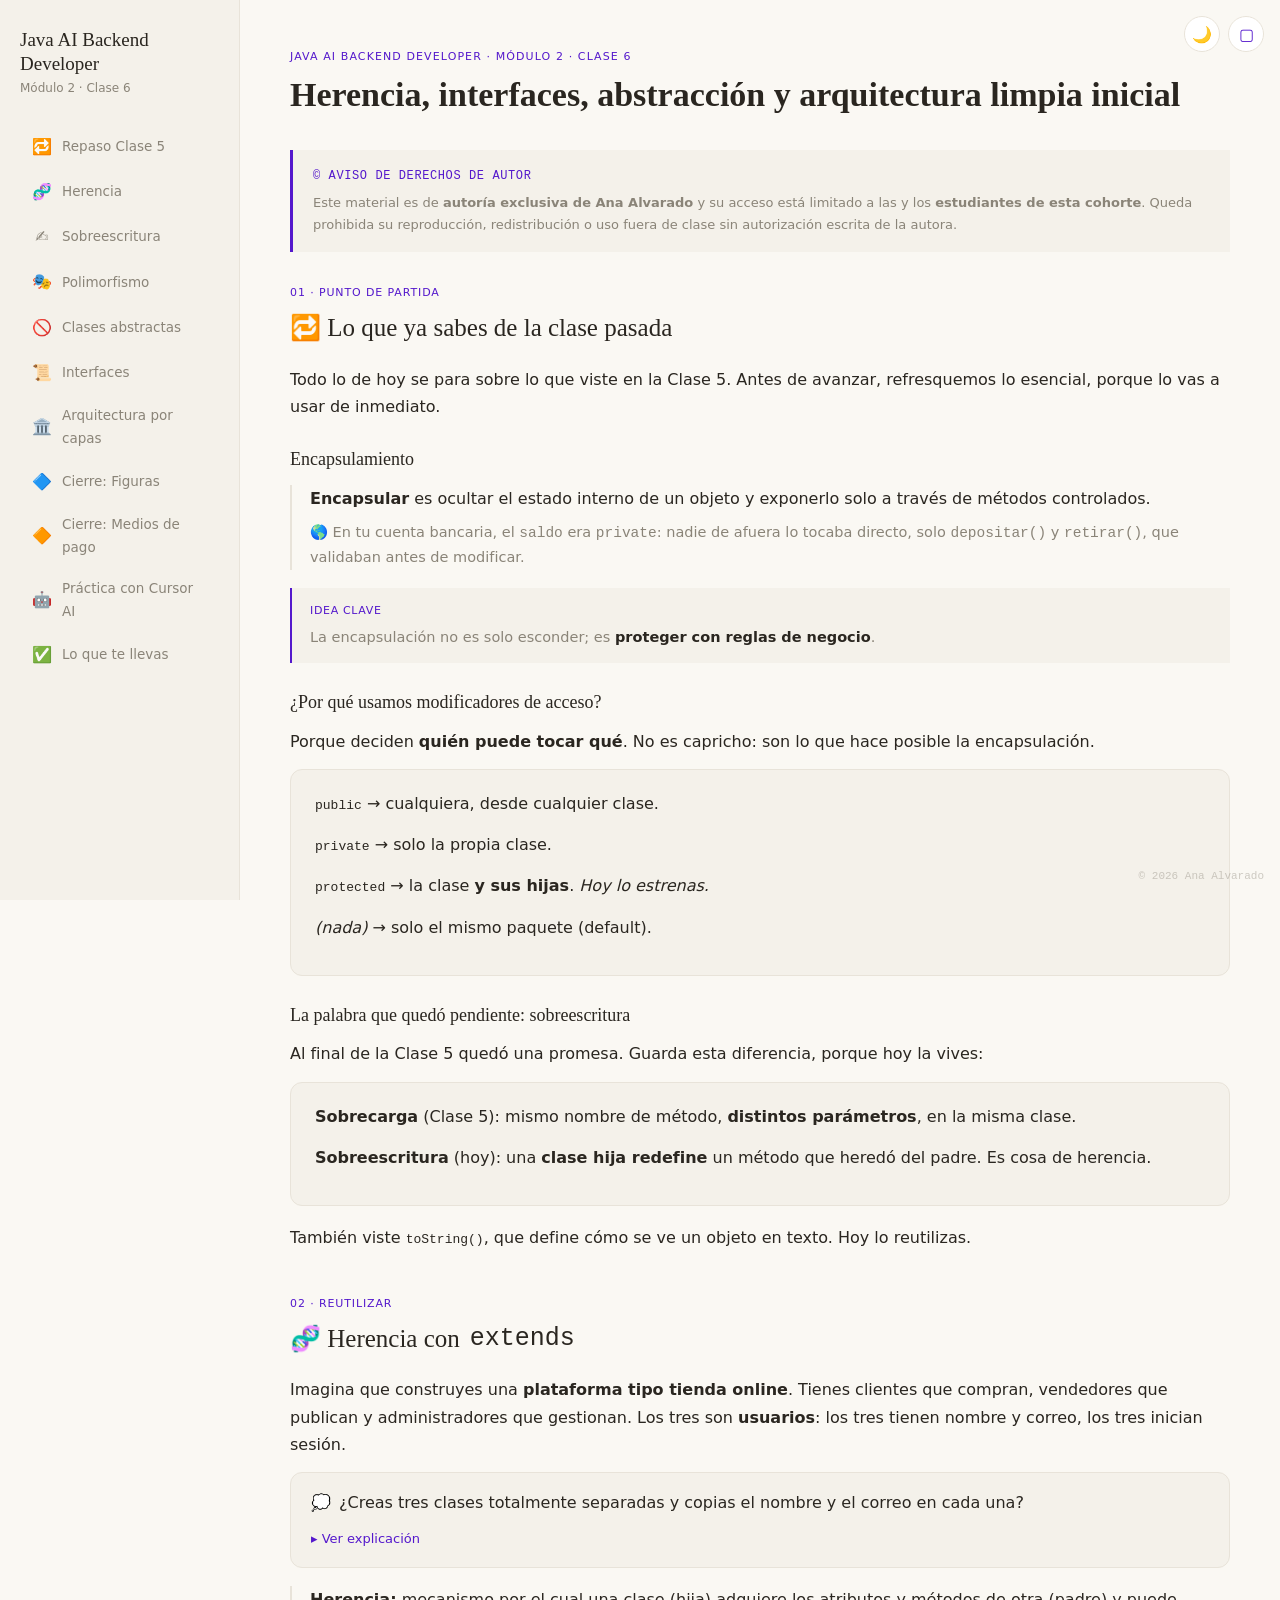
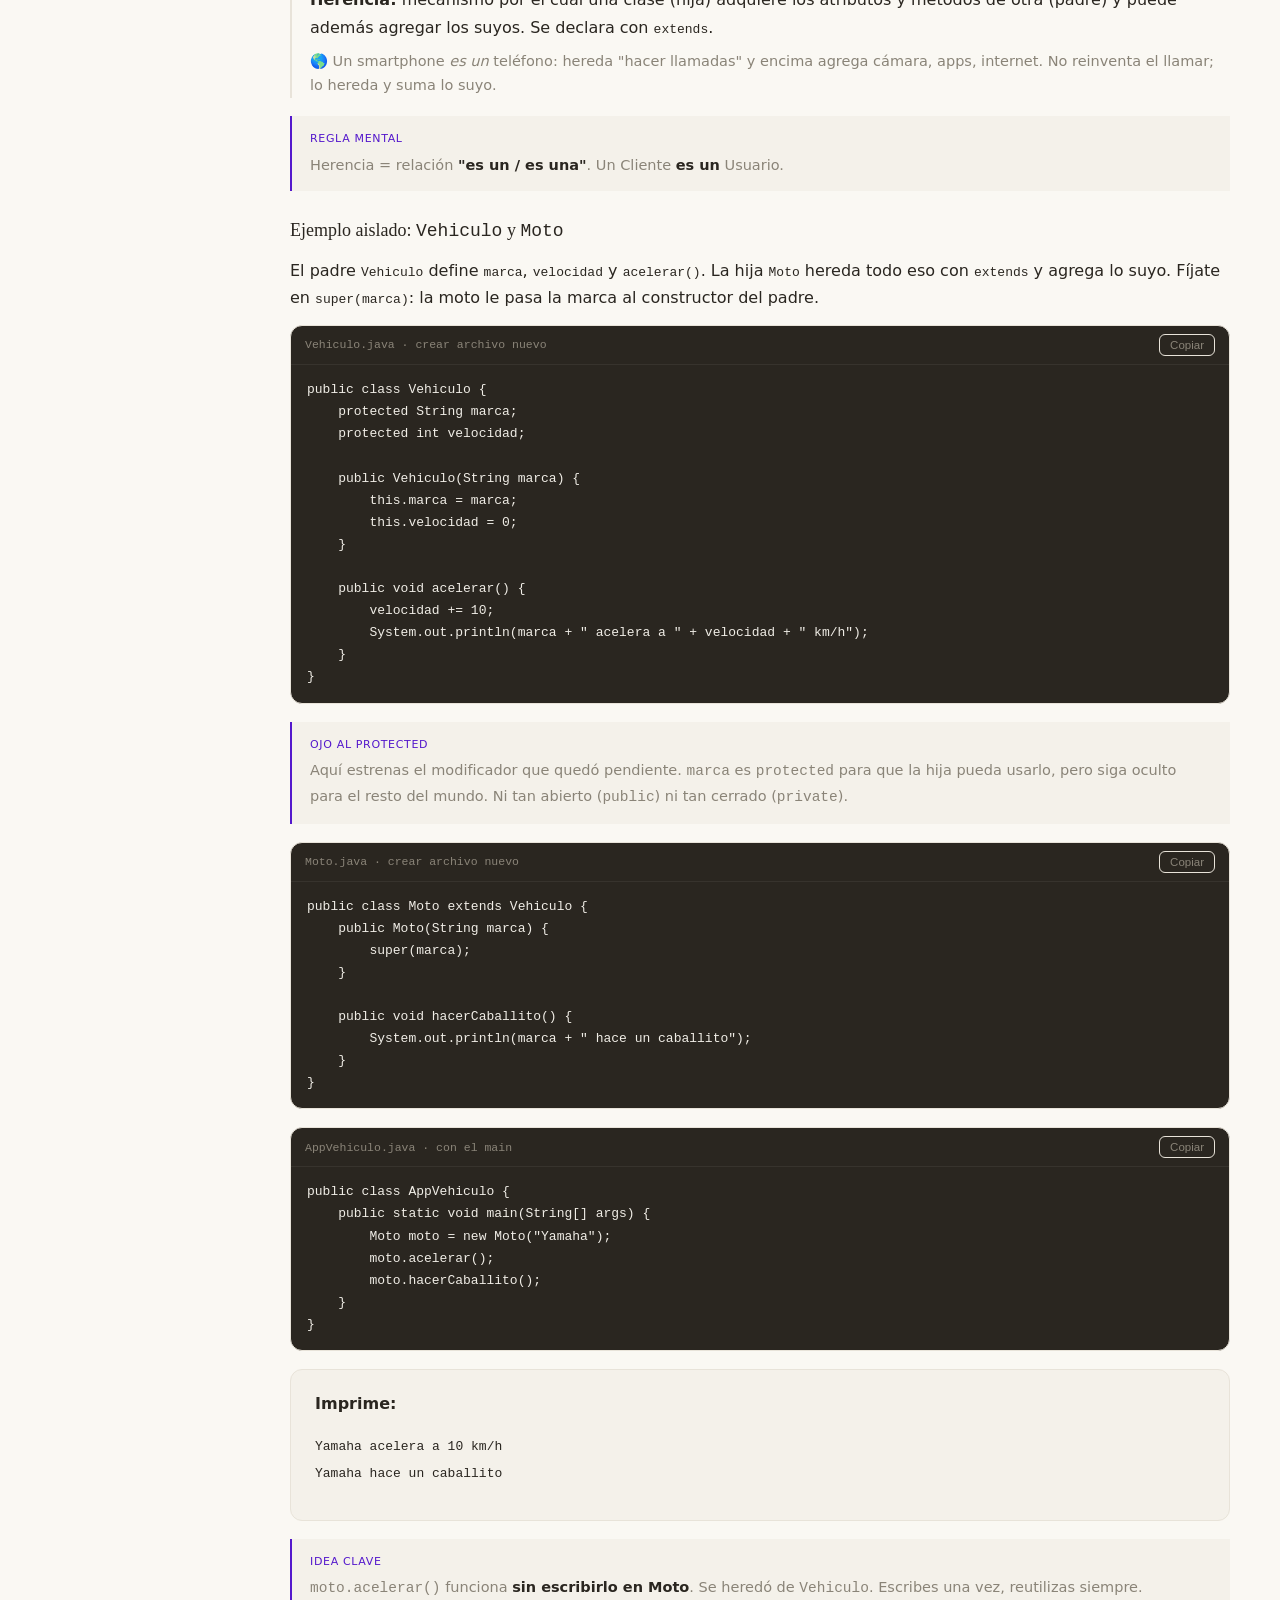
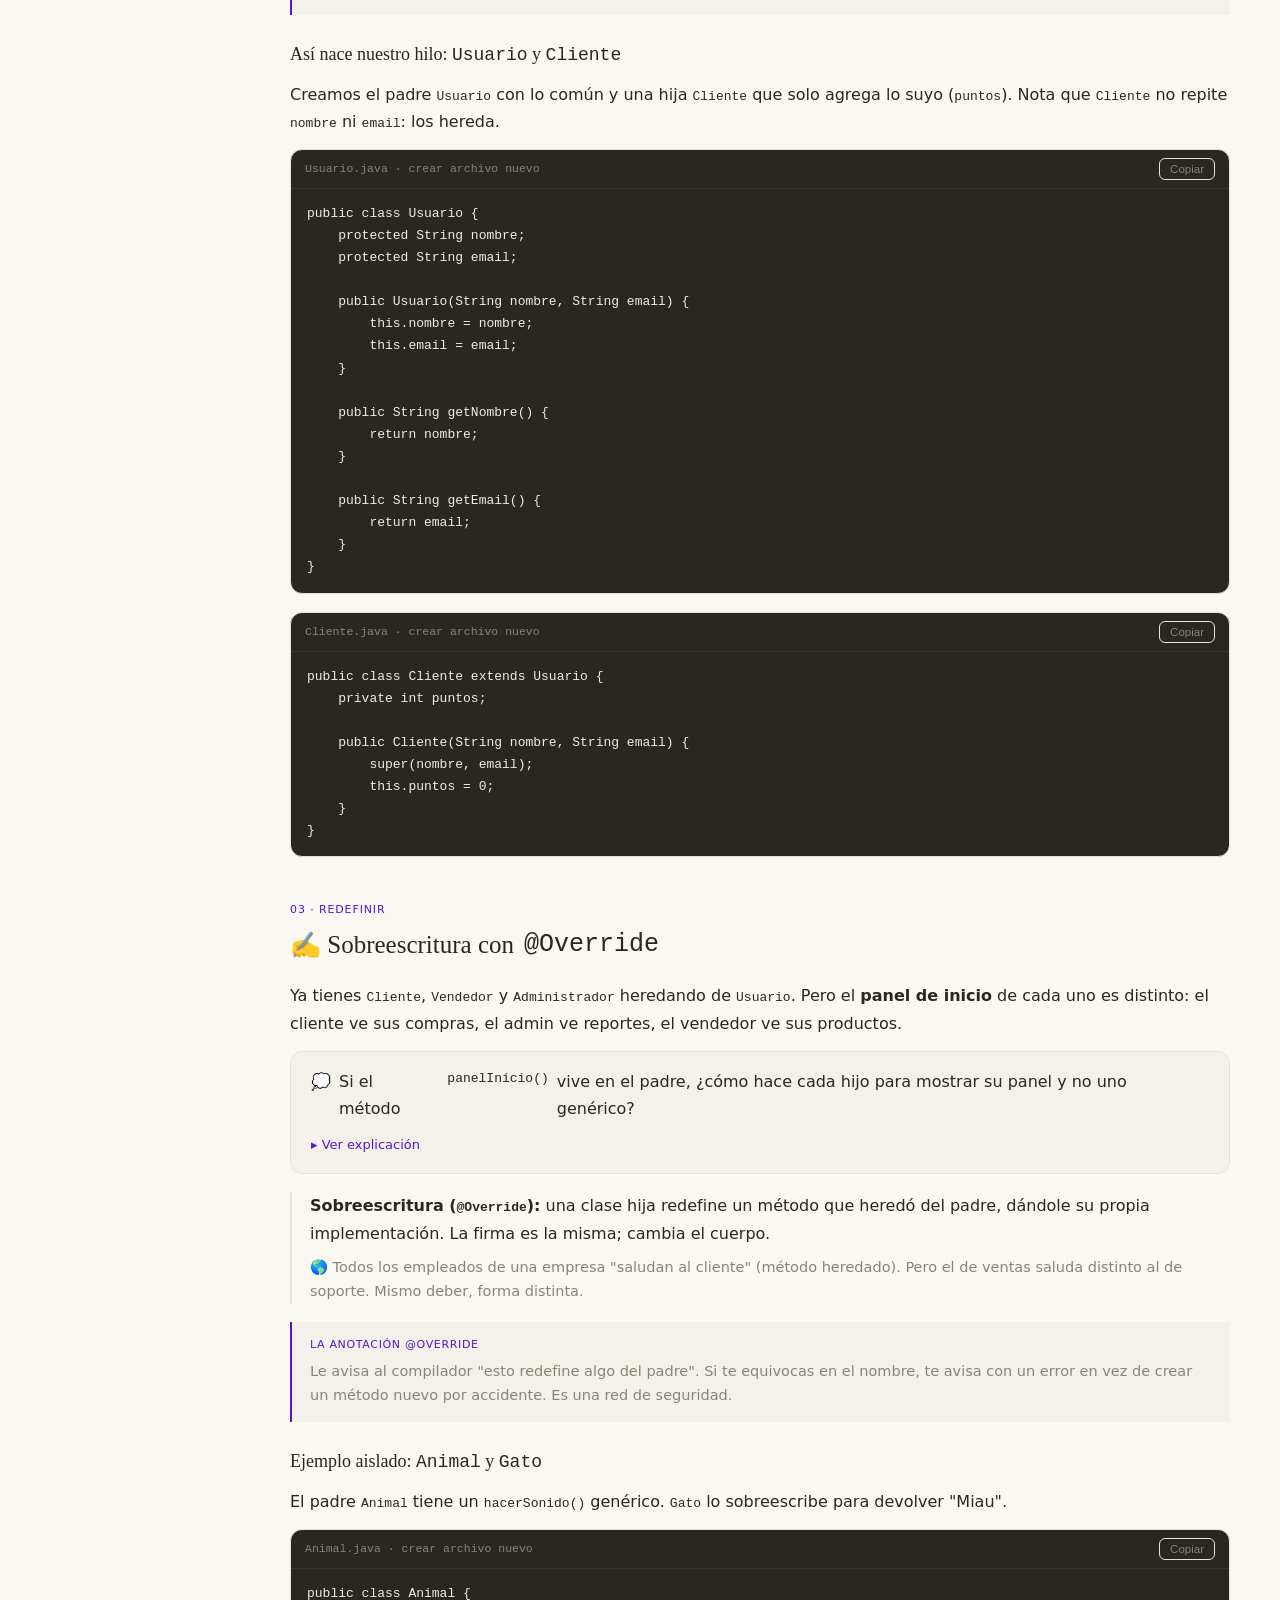
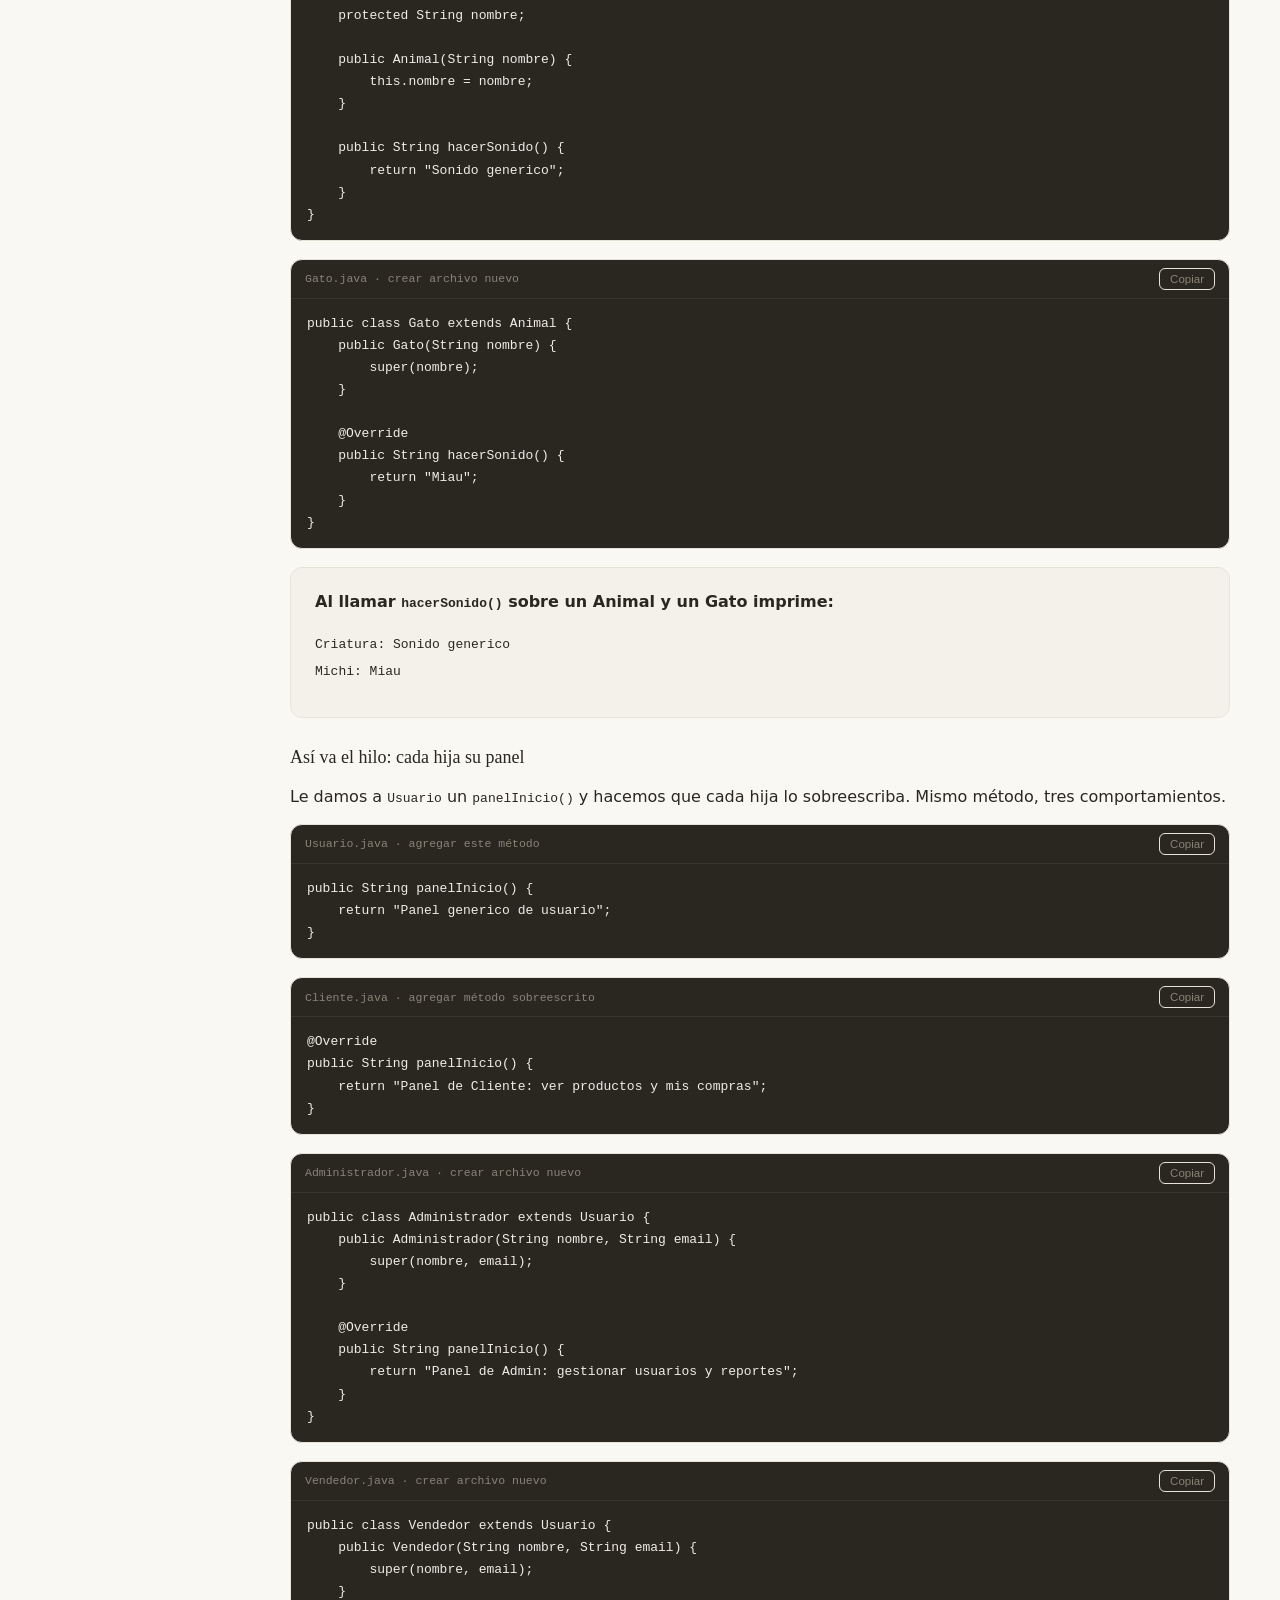
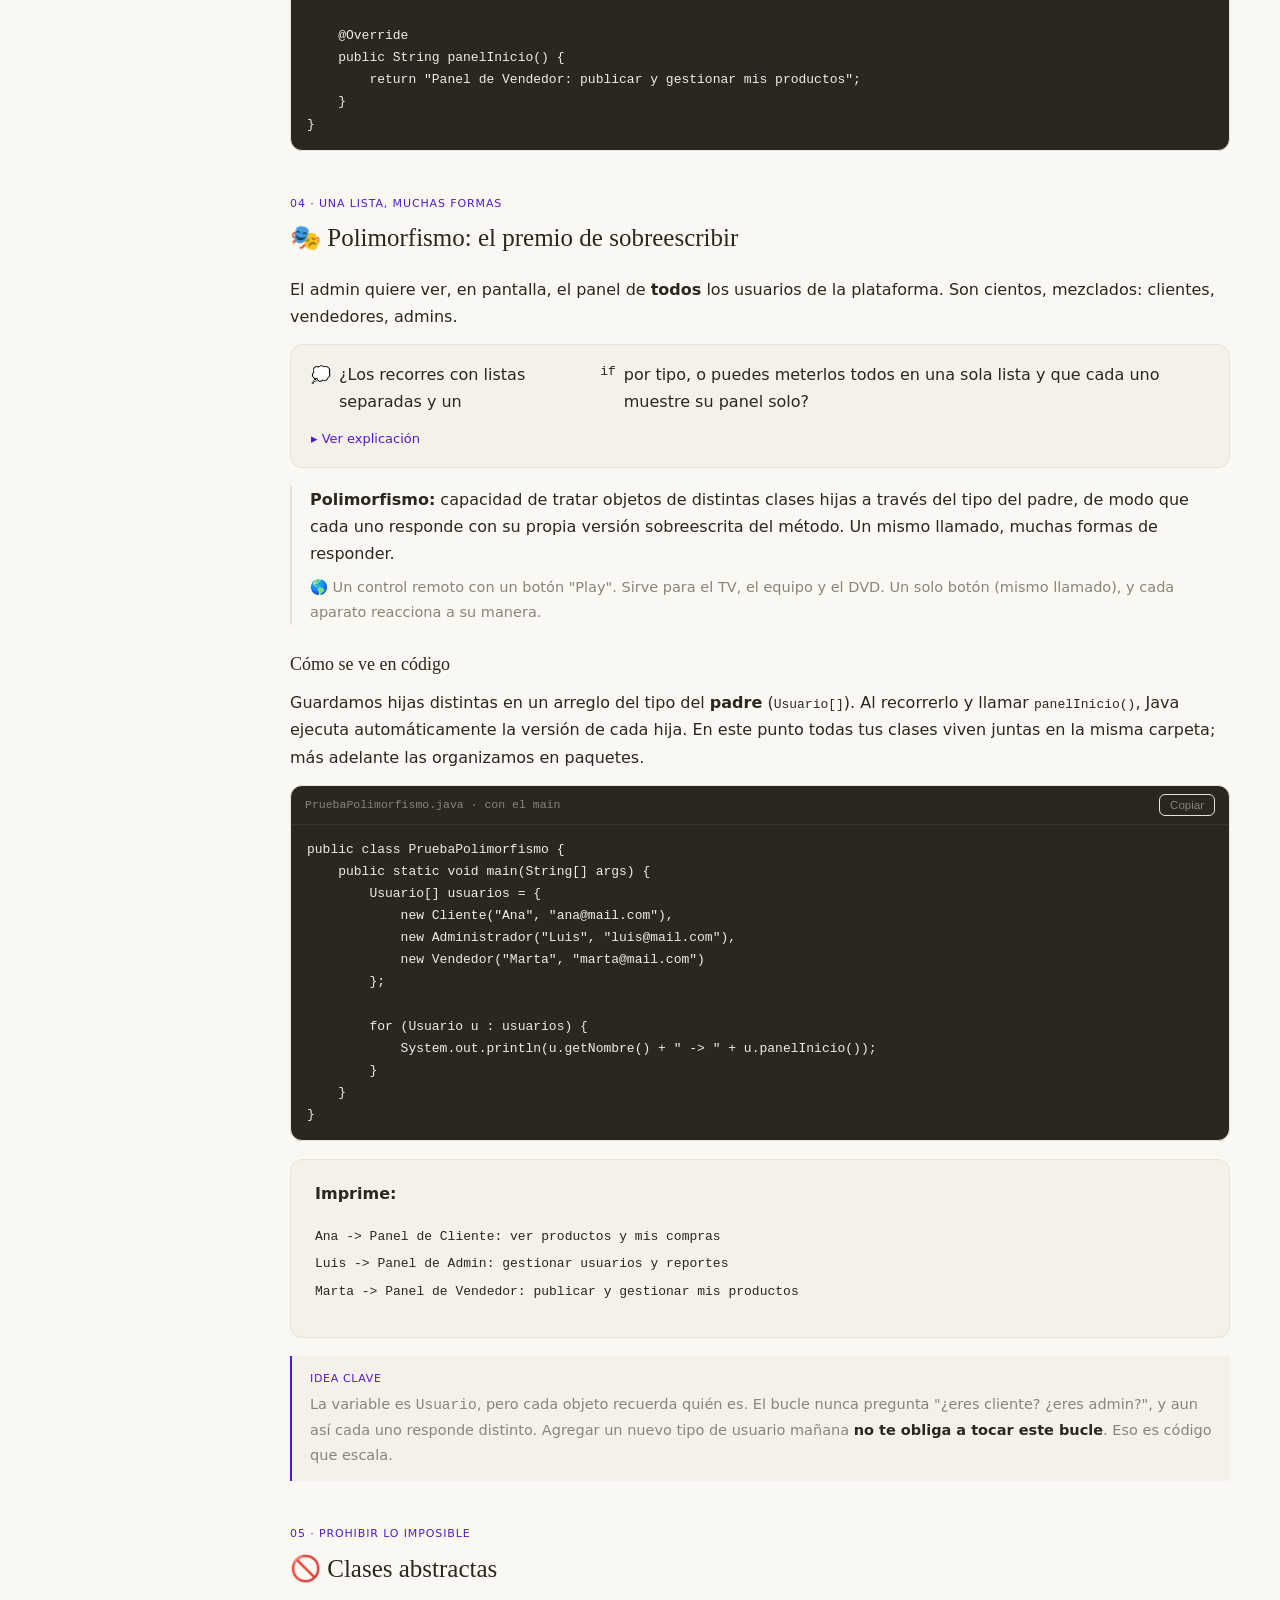
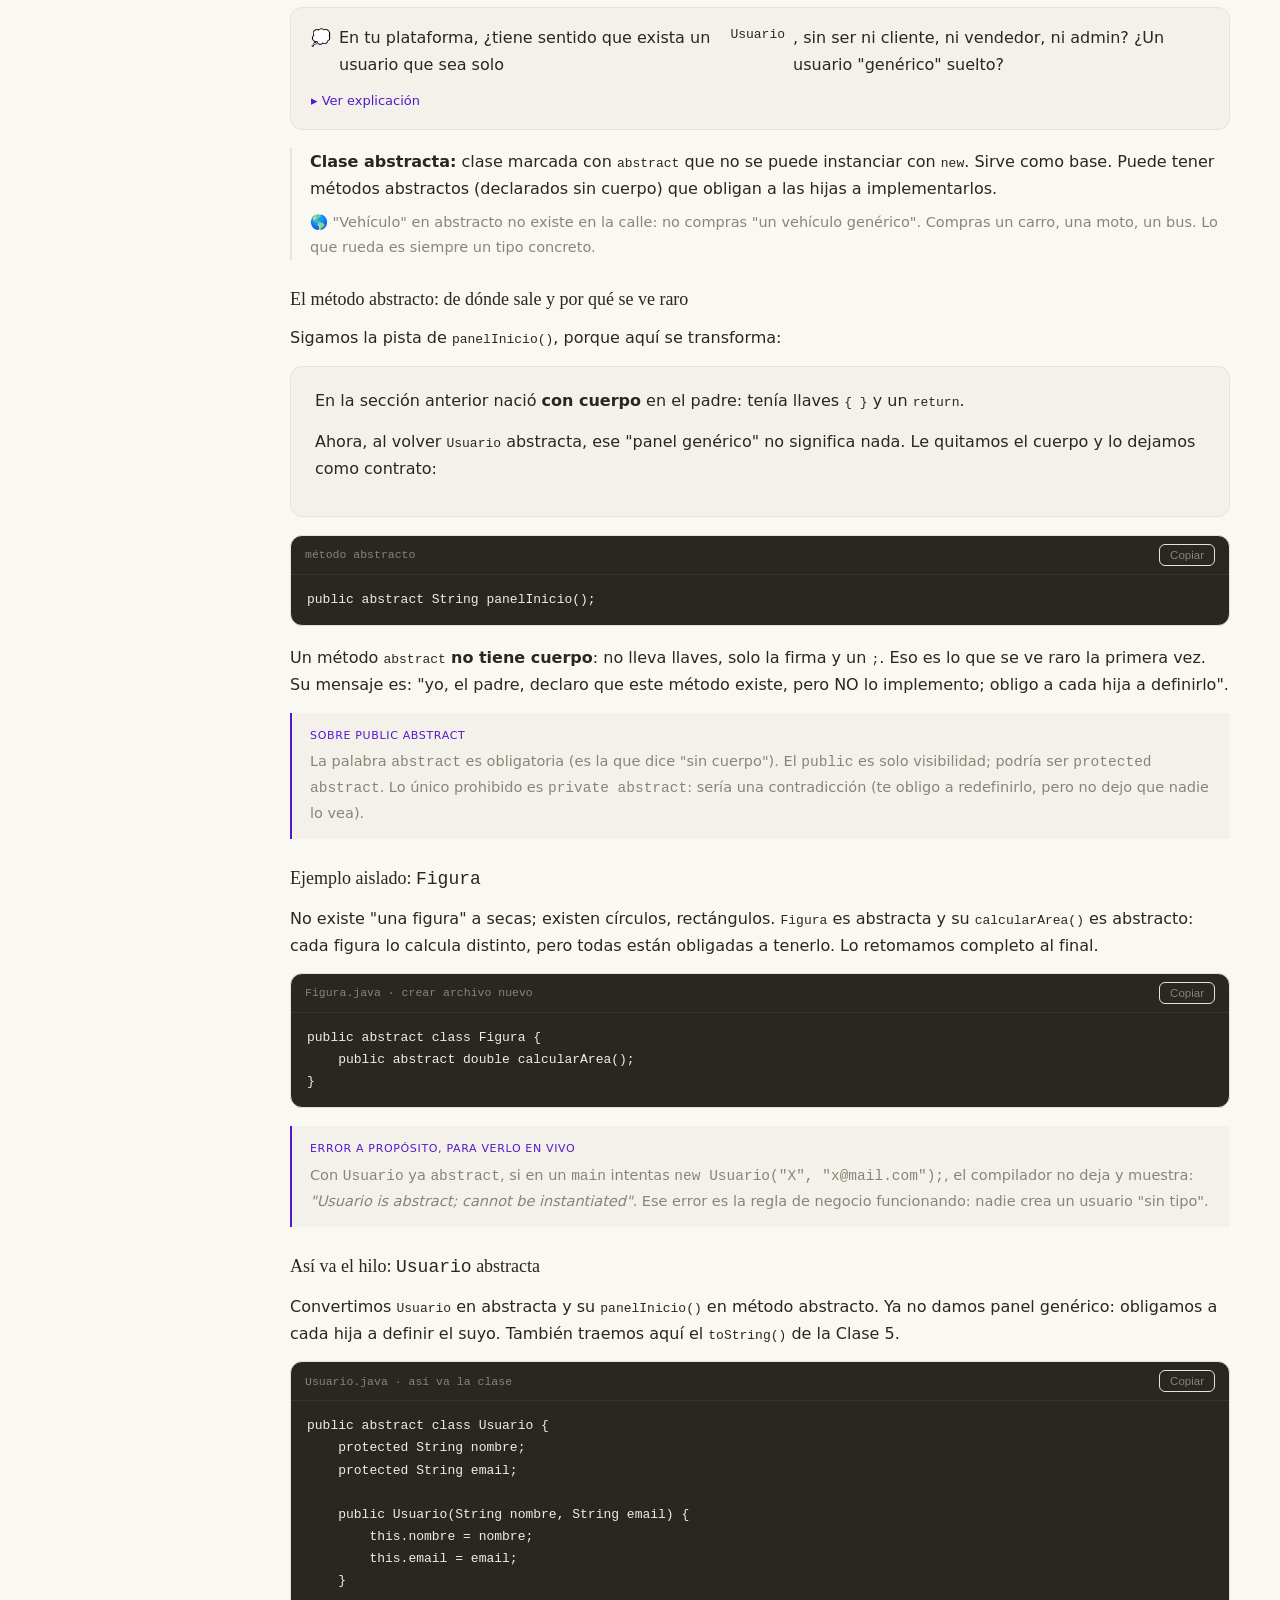
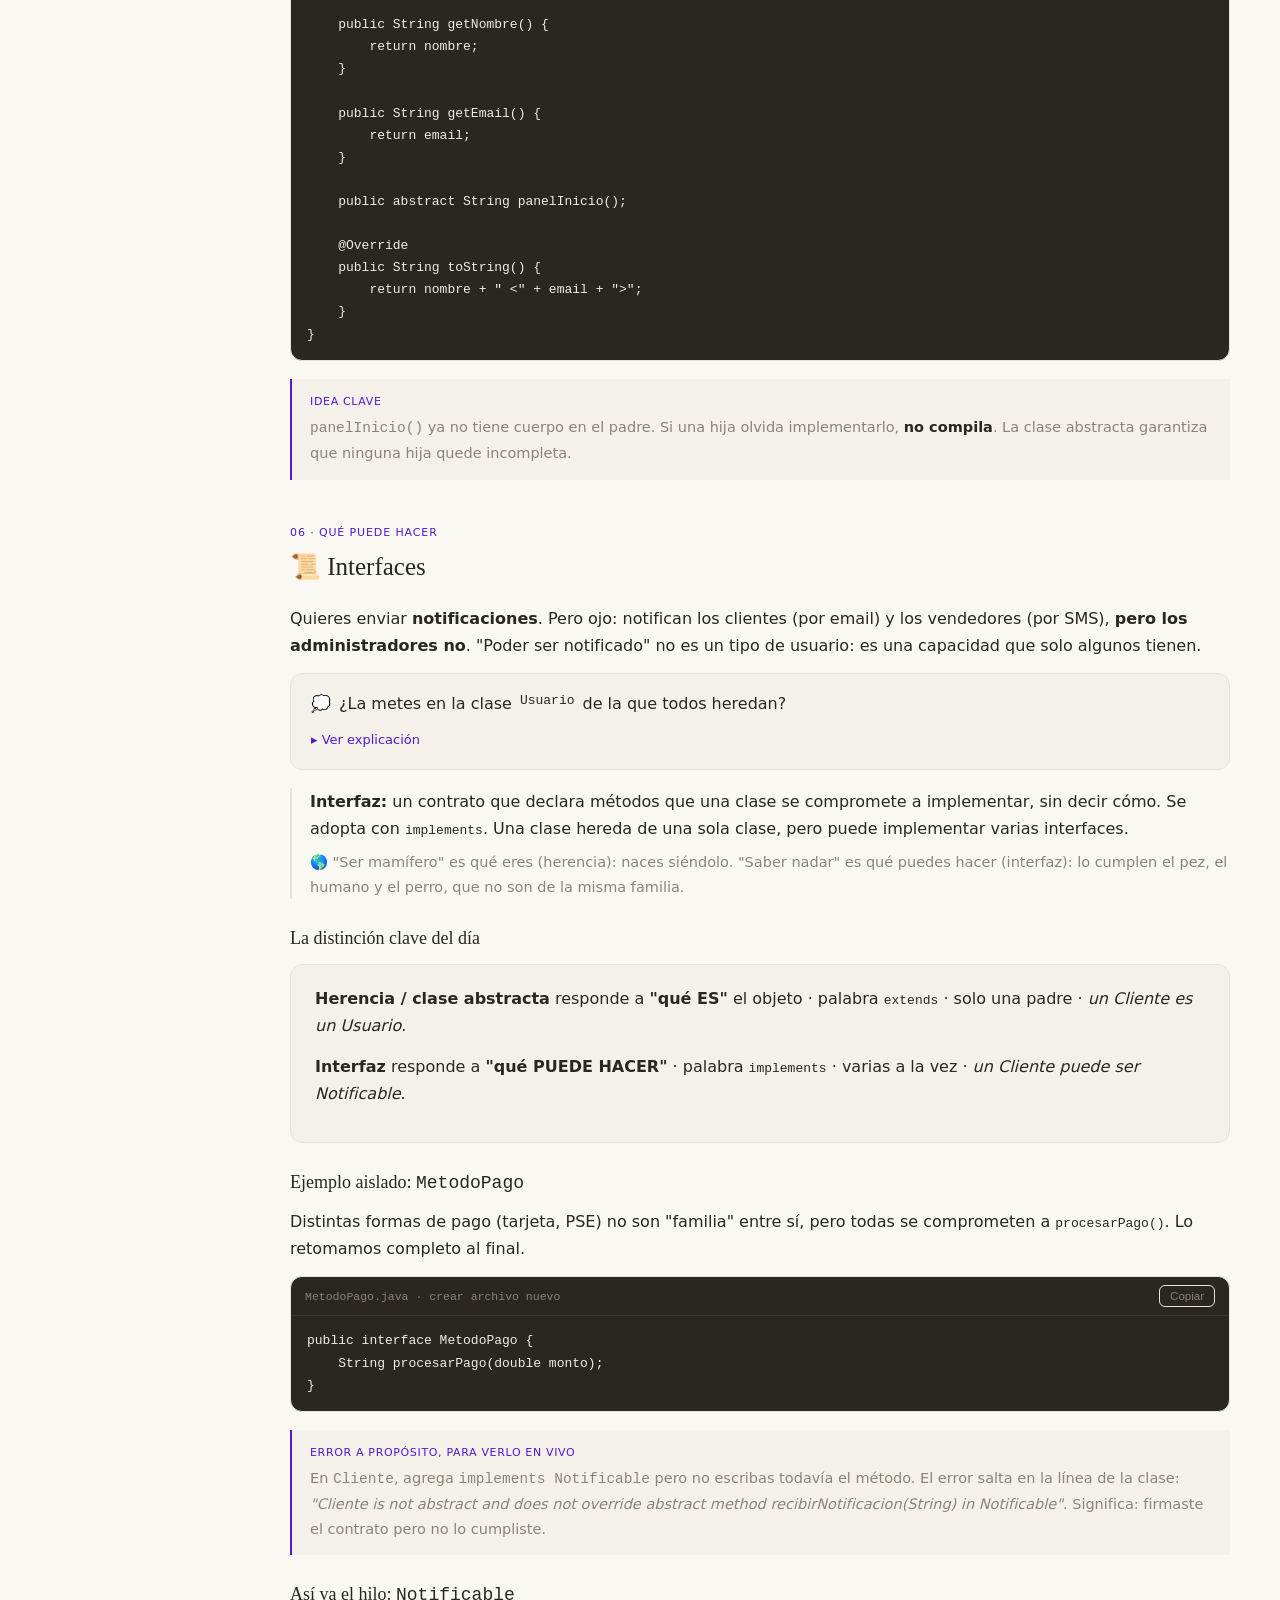
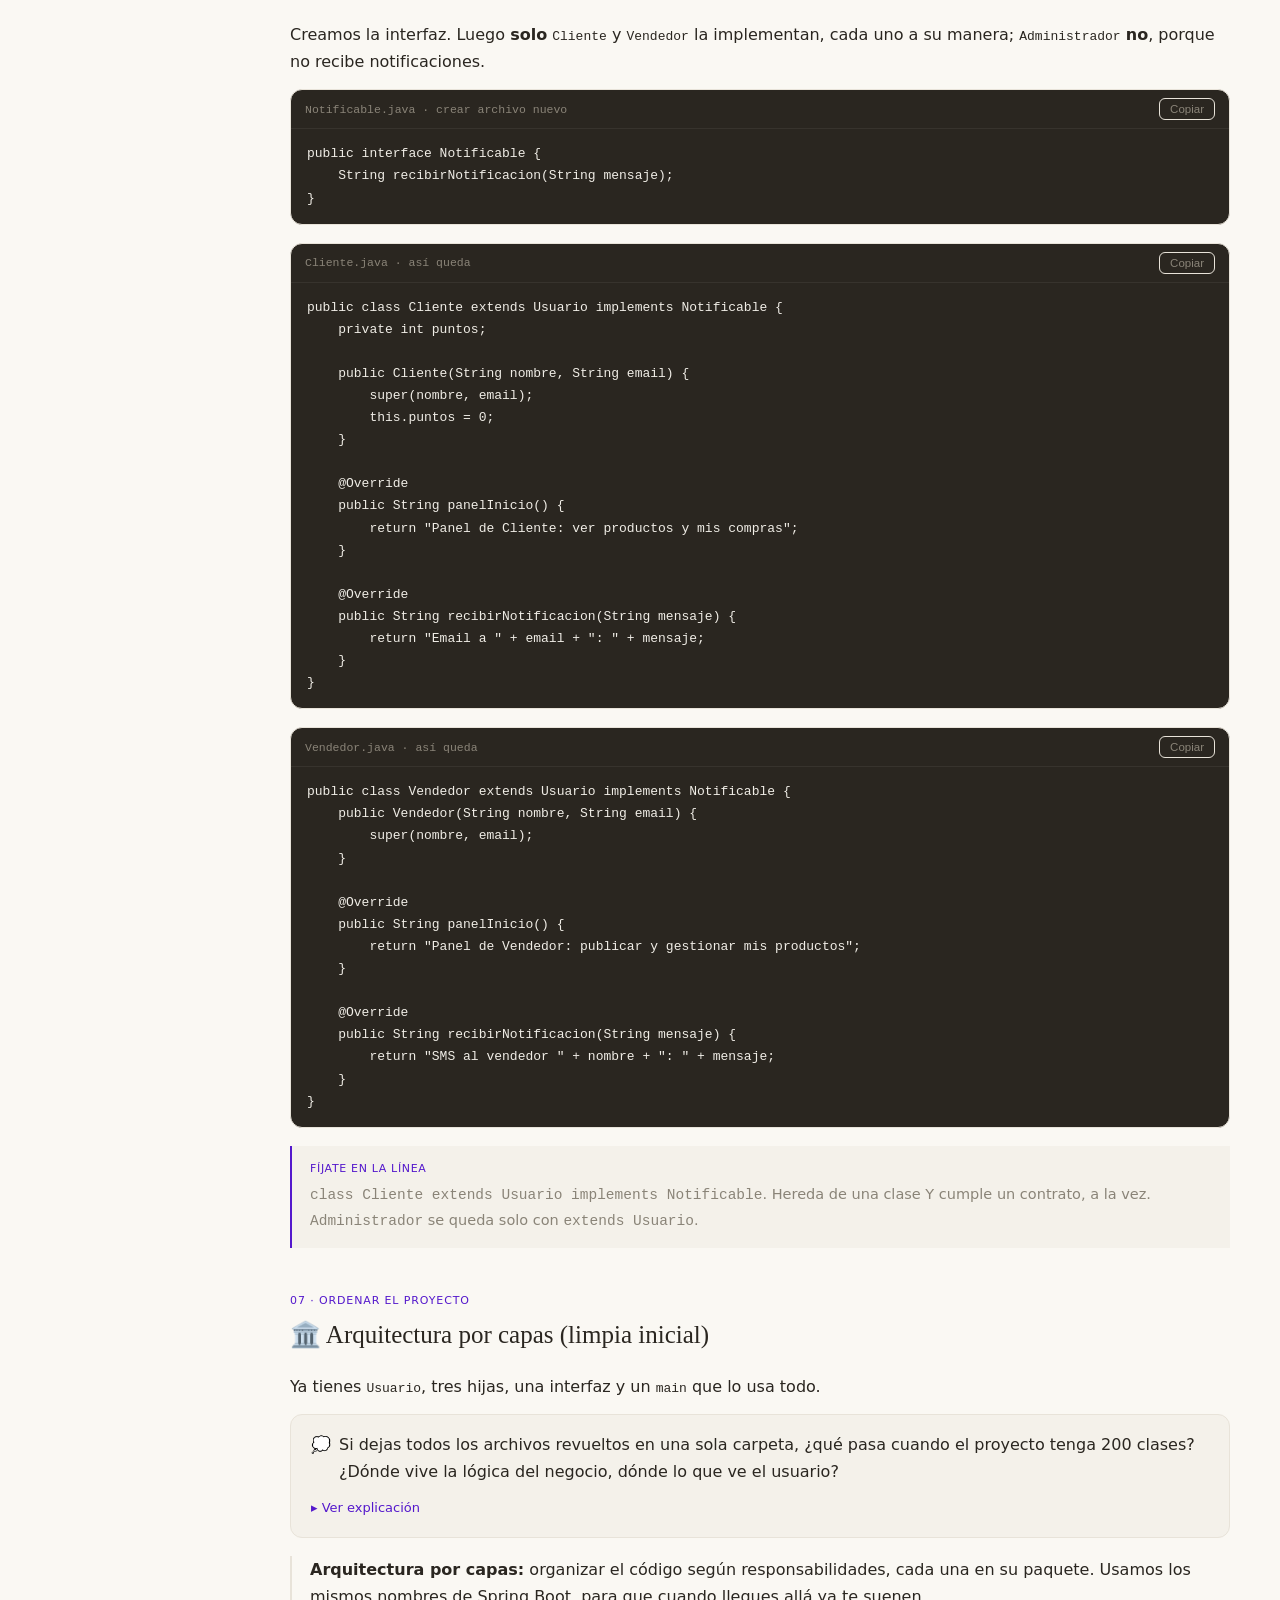
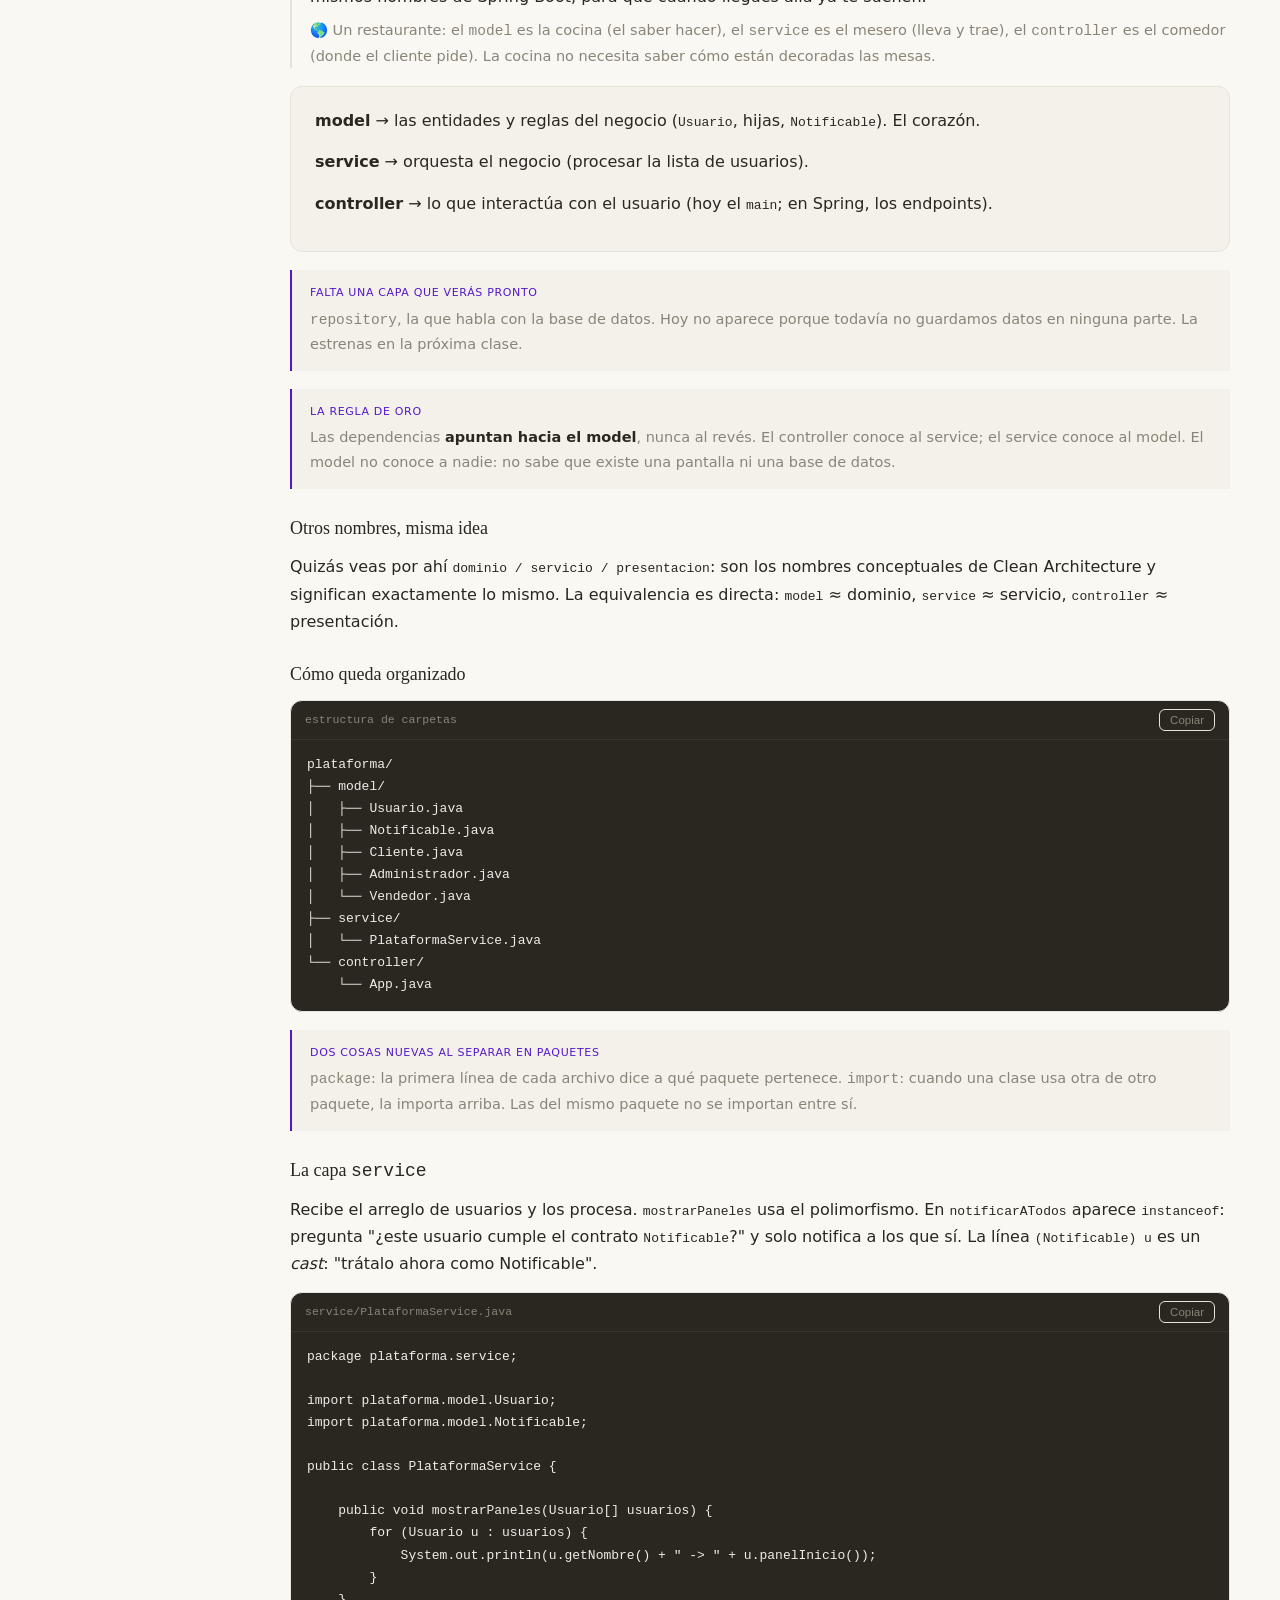
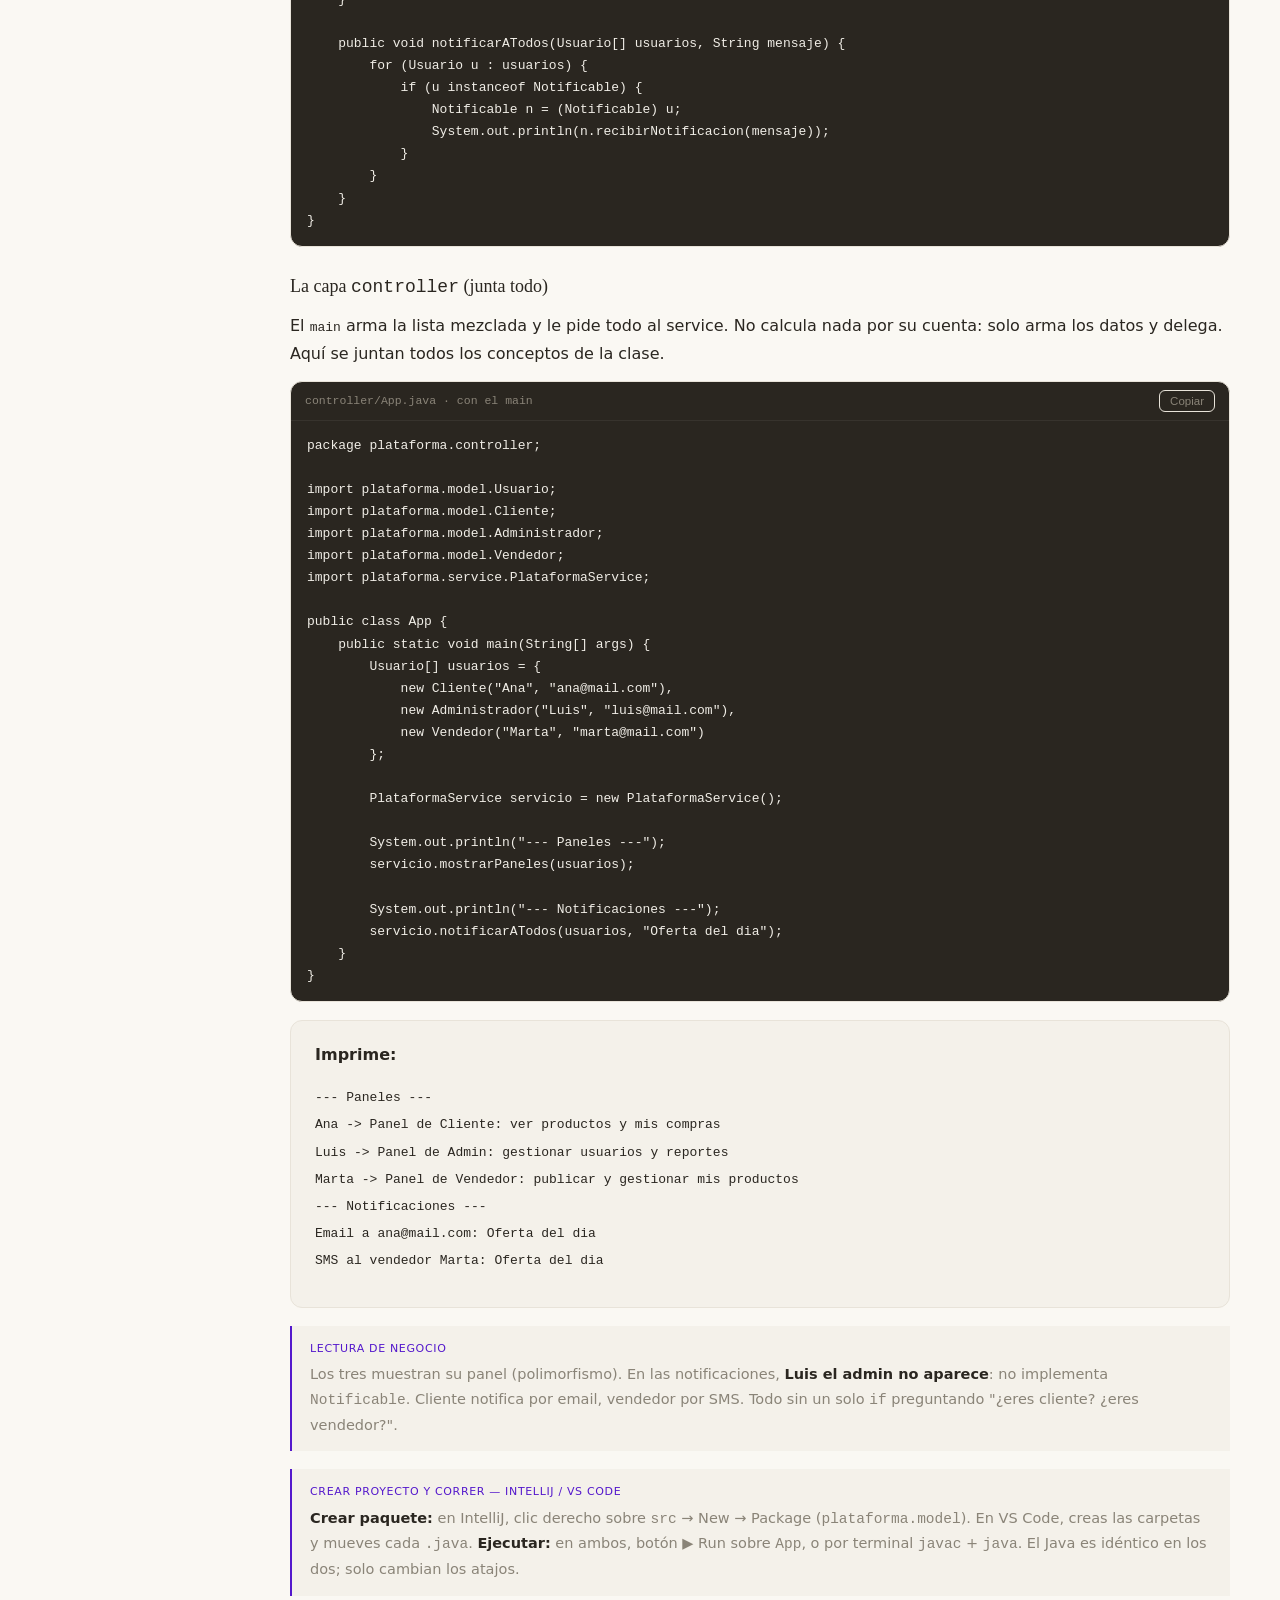
<file: Java AI Backend Developer/clase_6/Clase 6 · Herencia, interfaces y abstracción · Ana Alvarado.html>
<!DOCTYPE html>
<!-- saved from url=(0106)https://anamariaalvaradom.github.io/Dev_Java_Sabados_Apoyos_Visuales/docs/Clase6_SPA_estudiante.html#sec-3 -->
<html lang="es" data-tema="claro"><head><meta http-equiv="Content-Type" content="text/html; charset=UTF-8">
  
  <meta name="viewport" content="width=device-width, initial-scale=1.0">

  <!-- ════════════════════════════════════════════════════════════════════
       META FIJO — no tocar
       ════════════════════════════════════════════════════════════════════ -->
  <meta name="author" content="Ana Alvarado">
  <meta name="copyright" content="© 2026 Ana Alvarado — Todos los derechos reservados">
  <meta name="robots" content="noindex, nofollow, noarchive, noimageindex">

  <!-- ┌──────────────────────────────────────────────────────────────────┐
       │  HUECO 1 · TÍTULO DE LA CLASE                                      │
       │  Cambia solo el texto de <title> por el de la clase.               │
       └──────────────────────────────────────────────────────────────────┘ -->
  <title>Clase 6 · Herencia, interfaces y abstracción · Ana Alvarado</title>

  <link rel="preconnect" href="https://fonts.googleapis.com/">
  <link rel="preconnect" href="https://fonts.gstatic.com/" crossorigin="">
  <link href="./Clase 6 · Herencia, interfaces y abstracción · Ana Alvarado_files/css2" rel="stylesheet">

  <style>
    /* ══════════════════════════════════════════════════════════════════
       ESTILOS FIJOS — no se regeneran entre clases.
       Lo ÚNICO que se cambia aquí es el bloque "ACENTO POR EMPRESA".
       ══════════════════════════════════════════════════════════════════ */

    /* ┌────────────────────────────────────────────────────────────────┐
       │  HUECO 2 · ACENTO POR EMPRESA                                    │
       │  Descomenta el bloque de la empresa de esta clase.               │
       │  Solo uno de los dos debe quedar activo.                         │
       └────────────────────────────────────────────────────────────────┘ */

    :root {
      /* ── DEV SENIOR (morado) ── ACTIVO POR DEFECTO ── */
      --accent:      #A88CFF;   /* acento principal en modo oscuro */
      --accent-2:    #8B6FE8;   /* acento secundario / hover */
      --accent-ink:  #5418CC;   /* acento fuerte para modo claro */

      /* ── GENERATION COLOMBIA (azul) ── descomenta para usar ──
      --accent:      #4FA3D9;
      --accent-2:    #3B8BC4;
      --accent-ink:  #006CA8;
      */
    }

    /* ── PALETA MODO OSCURO (por defecto) ── */
    :root {
      --bg:        #16151C;
      --surface:   #1C1B24;
      --surface-2: #23222D;
      --border:    #2C2A38;
      --text:      #EAE8F0;
      --text-dim:  #9C98A8;
      --code-bg:   #121016;
      --code-text: #E4E1EA;
      --shadow:    rgba(0,0,0,0.3);
    }

    /* ── PALETA MODO CLARO (papel cálido) ── */
    :root[data-tema="claro"] {
      --bg:        #FAF8F3;
      --surface:   #F4F1EA;
      --surface-2: #FFFFFF;
      --border:    #E8E3D9;
      --text:      #2A2620;
      --text-dim:  #8A8478;
      --code-bg:   #2A2620;
      --code-text: #F0EDE6;
      --shadow:    rgba(0,0,0,0.08);
      --accent:    var(--accent-ink);
    }

    * { margin: 0; padding: 0; box-sizing: border-box; }

    html { scroll-behavior: smooth; }

    body {
      font-family: 'Inter', system-ui, sans-serif;
      background: var(--bg);
      color: var(--text);
      line-height: 1.7;
      -webkit-font-smoothing: antialiased;
      transition: background 0.35s, color 0.35s;
      user-select: none;               /* protección: no seleccionar en general */
    }

    /* ── LAYOUT: barra lateral fija + contenido centrado ── */
    .layout { display: flex; min-height: 100vh; }

    .sidebar {
      width: 240px;
      flex-shrink: 0;
      background: var(--surface);
      border-right: 0.5px solid var(--border);
      padding: 28px 20px;
      position: sticky;
      top: 0;
      height: 100vh;
      overflow-y: auto;
      transition: background 0.35s, border-color 0.35s;
    }

    .sidebar-brand {
      font-family: 'Fraunces', Georgia, serif;
      font-size: 19px;
      font-weight: 500;
      color: var(--text);
      margin-bottom: 2px;
      line-height: 1.25;
    }
    .sidebar-sub {
      font-size: 12px;
      color: var(--text-dim);
      margin-bottom: 26px;
    }

    .nav-item {
      display: flex;
      align-items: center;
      gap: 10px;
      padding: 9px 10px;
      border-radius: 8px;
      color: var(--text-dim);
      font-size: 13.5px;
      cursor: pointer;
      text-decoration: none;
      transition: background 0.2s, color 0.2s;
      border-left: 2px solid transparent;
      border-radius: 0 8px 8px 0;
    }
    .nav-item:hover { background: var(--surface-2); color: var(--text); }
    .nav-item.active {
      color: var(--text);
      font-weight: 500;
      border-left: 2px solid var(--accent);
      background: var(--surface-2);
    }
    .nav-icon { font-size: 16px; width: 20px; text-align: center; }

    /* ── ÁREA DE CONTENIDO: columna centrada (clave para proyectar) ── */
    .content-area { flex: 1; padding: 0 24px; }
    .content-column {
      max-width: 940px;
      margin: 0 auto;
      padding: 48px 0 80px;
    }

    /* ── ENCABEZADO DE CLASE ── */
    .clase-header { margin-bottom: 36px; }
    .clase-kicker {
      font-size: 11px;
      font-weight: 500;
      letter-spacing: 0.1em;
      text-transform: uppercase;
      color: var(--accent);
      margin-bottom: 8px;
    }
    .clase-titulo {
      font-family: 'Fraunces', Georgia, serif;
      font-size: 34px;
      font-weight: 600;
      line-height: 1.15;
      color: var(--text);
    }

    /* ── SECCIONES ── */
    .seccion { margin-bottom: 44px; scroll-margin-top: 32px; }
    .seccion-numero {
      font-size: 11px;
      font-weight: 500;
      letter-spacing: 0.08em;
      color: var(--accent);
      margin-bottom: 4px;
    }
    .seccion h2 {
      font-family: 'Fraunces', Georgia, serif;
      font-size: 25px;
      font-weight: 500;
      color: var(--text);
      margin-bottom: 16px;
      display: flex;
      align-items: center;
      gap: 10px;
    }
    .seccion h3 {
      font-family: 'Fraunces', Georgia, serif;
      font-size: 18px;
      font-weight: 500;
      color: var(--text);
      margin: 24px 0 10px;
    }
    .seccion p { margin-bottom: 14px; color: var(--text); }
    .seccion strong { font-weight: 600; color: var(--text); }

    /* ── TARJETA ── */
    .card {
      background: var(--surface);
      border: 0.5px solid var(--border);
      border-radius: 12px;
      padding: 20px 24px;
      margin-bottom: 18px;
      transition: background 0.35s, border-color 0.35s;
    }

    /* ── BLOQUE TIP / DESTACADO (borde de acento, sin relleno de color) ── */
    .tip {
      background: var(--surface);
      border-left: 2px solid var(--accent);
      border-radius: 0;
      padding: 14px 18px;
      margin-bottom: 18px;
      transition: background 0.35s;
    }
    .tip-label {
      font-size: 11px;
      font-weight: 500;
      letter-spacing: 0.06em;
      text-transform: uppercase;
      color: var(--accent);
      margin-bottom: 4px;
    }
    .tip p { margin: 0; color: var(--text-dim); font-size: 14.5px; }

    /* ── DEFINICIÓN (técnica + vida real) ── */
    .definicion { border-left: 2px solid var(--border); padding-left: 18px; margin-bottom: 18px; }
    .definicion .tecnica { color: var(--text); margin-bottom: 8px; }
    .definicion .real { color: var(--text-dim); font-size: 14.5px; }
    .definicion .real::before { content: "🌎 "; }

    /* ── BLOQUE DE REFLEXIÓN (colapsable) ── */
    .reflexion {
      background: var(--surface);
      border: 0.5px solid var(--border);
      border-radius: 12px;
      padding: 16px 20px;
      margin-bottom: 18px;
      transition: background 0.35s;
    }
    .reflexion-pregunta {
      font-weight: 500;
      color: var(--text);
      display: flex;
      align-items: flex-start;
      gap: 8px;
    }
    .reflexion-pregunta::before { content: "💭"; }
    .ver-explicacion {
      margin-top: 12px;
      font-size: 13px;
      color: var(--accent);
      cursor: pointer;
      user-select: none;
      display: inline-flex;
      align-items: center;
      gap: 6px;
      font-weight: 500;
    }
    .explicacion {
      max-height: 0;
      overflow: hidden;
      transition: max-height 0.3s ease;
    }
    .explicacion.abierta { max-height: 600px; }
    .explicacion-inner {
      padding-top: 12px;
      margin-top: 12px;
      border-top: 0.5px solid var(--border);
      color: var(--text-dim);
      font-size: 14.5px;
    }

    /* ── BLOQUE DE CÓDIGO (seleccionable + botón copiar) ── */
    .code-block {
      background: var(--code-bg);
      border: 0.5px solid var(--border);
      border-radius: 12px;
      margin-bottom: 18px;
      overflow: hidden;
      position: relative;
    }
    .code-head {
      display: flex;
      justify-content: space-between;
      align-items: center;
      padding: 8px 14px;
      border-bottom: 0.5px solid rgba(255,255,255,0.06);
    }
    .code-file {
      font-family: 'JetBrains Mono', monospace;
      font-size: 11.5px;
      color: var(--text-dim);
    }
    .copy-btn {
      background: transparent;
      border: 0.5px solid var(--border);
      color: var(--text-dim);
      font-size: 11.5px;
      padding: 4px 10px;
      border-radius: 6px;
      cursor: pointer;
      font-family: 'Inter', sans-serif;
      transition: all 0.2s;
    }
    .copy-btn:hover { color: var(--accent); border-color: var(--accent); }
    .code-block pre {
      padding: 14px 16px;
      overflow-x: auto;
      user-select: text;               /* protección: código SÍ seleccionable */
    }
    .code-block code {
      font-family: 'JetBrains Mono', monospace;
      font-size: 13px;
      line-height: 1.65;
      color: var(--code-text);
      user-select: text;
    }
    .code-block pre, .code-block code { -webkit-user-select: text; }

    /* ── AVISO DE COPYRIGHT (tarjeta seria) ── */
    .aviso-copyright {
      border-left: 3px solid var(--accent);
      background: var(--surface);
      border-radius: 0;
      padding: 16px 20px;
      margin-bottom: 32px;
    }
    .aviso-titulo {
      font-family: 'JetBrains Mono', monospace;
      font-size: 12px;
      font-weight: 500;
      letter-spacing: 0.05em;
      color: var(--accent);
      margin-bottom: 6px;
    }
    .aviso-copyright p { font-size: 13px; color: var(--text-dim); margin: 0; }

    /* ── PIE DE PÁGINA ── */
    .footer {
      margin-top: 60px;
      padding-top: 24px;
      border-top: 0.5px solid var(--border);
      font-size: 12px;
      color: var(--text-dim);
      text-align: center;
    }

    /* ── MARCA DE AGUA FIJA ── */
    .watermark {
      position: fixed;
      bottom: 14px;
      right: 16px;
      font-size: 11px;
      color: var(--text-dim);
      opacity: 0.4;
      pointer-events: none;
      z-index: 50;
      font-family: 'JetBrains Mono', monospace;
    }

    /* ── BOTONES FLOTANTES (toggle tema + modo presentación) ── */
    .controls {
      position: fixed;
      top: 16px;
      right: 16px;
      display: flex;
      gap: 8px;
      z-index: 60;
    }
    .ctrl-btn {
      width: 36px;
      height: 36px;
      border-radius: 50%;
      border: 0.5px solid var(--border);
      background: var(--surface-2);
      color: var(--accent);
      cursor: pointer;
      display: flex;
      align-items: center;
      justify-content: center;
      font-size: 16px;
      transition: all 0.25s;
    }
    .ctrl-btn:hover { border-color: var(--accent); }

    /* ── BARRA DE PROGRESO ── */
    .progress-bar {
      position: fixed;
      top: 0; left: 0;
      height: 3px;
      background: var(--accent);
      width: 0%;
      z-index: 70;
      transition: width 0.15s;
    }

    /* ── MODO PRESENTACIÓN ── */
    body.presentacion .sidebar,
    body.presentacion .watermark,
    body.presentacion .controls { display: none; }
    body.presentacion .seccion { display: none; }
    body.presentacion .seccion.slide-activa {
      display: block;
      min-height: 80vh;
      animation: fadeIn 0.3s ease;
    }
    body.presentacion .content-column { max-width: 940px; padding-top: 80px; }
    body.presentacion .clase-header { display: none; }
    @keyframes fadeIn { from { opacity: 0; transform: translateY(8px); } to { opacity: 1; transform: none; } }

    .slide-hint {
      display: none;
      position: fixed;
      bottom: 16px;
      left: 50%;
      transform: translateX(-50%);
      font-size: 12px;
      color: var(--text-dim);
      background: var(--surface);
      padding: 6px 14px;
      border-radius: 20px;
      border: 0.5px solid var(--border);
      z-index: 60;
    }
    body.presentacion .slide-hint { display: block; }

    /* ── RESPONSIVE ── */
    @media (max-width: 768px) {
      .layout { flex-direction: column; }
      .sidebar { width: 100%; height: auto; position: relative; border-right: none; border-bottom: 0.5px solid var(--border); }
      .content-column { padding: 32px 0 60px; }
      .clase-titulo { font-size: 27px; }
      .watermark { display: none; }
    }
  </style>
</head>
<body>

  <div class="progress-bar" id="progressBar" style="width: 0%;"></div>

  <!-- CONTROLES FIJOS -->
  <div class="controls">
    <button class="ctrl-btn" id="temaBtn" aria-label="Cambiar tema claro u oscuro" title="Claro / oscuro">🌙</button>
    <button class="ctrl-btn" id="presentBtn" aria-label="Modo presentación" title="Modo presentación (P)">▢</button>
  </div>

  <div class="layout">

    <!-- BARRA LATERAL -->
    <aside class="sidebar">
      <!-- ┌──────────────────────────────────────────────────────────┐
           │  HUECO 3 · NAVEGACIÓN                                      │
           │  Un .nav-item por sección. El href apunta al id.          │
           └──────────────────────────────────────────────────────────┘ -->
      <div class="sidebar-brand">Java AI Backend Developer</div>
      <div class="sidebar-sub">Módulo 2 · Clase 6</div>
      <nav id="nav">
        <a class="nav-item" href="https://anamariaalvaradom.github.io/Dev_Java_Sabados_Apoyos_Visuales/docs/Clase6_SPA_estudiante.html#sec-1"><span class="nav-icon">🔁</span> Repaso Clase 5</a>
        <a class="nav-item" href="https://anamariaalvaradom.github.io/Dev_Java_Sabados_Apoyos_Visuales/docs/Clase6_SPA_estudiante.html#sec-2"><span class="nav-icon">🧬</span> Herencia</a>
        <a class="nav-item" href="https://anamariaalvaradom.github.io/Dev_Java_Sabados_Apoyos_Visuales/docs/Clase6_SPA_estudiante.html#sec-3"><span class="nav-icon">✍️</span> Sobreescritura</a>
        <a class="nav-item" href="https://anamariaalvaradom.github.io/Dev_Java_Sabados_Apoyos_Visuales/docs/Clase6_SPA_estudiante.html#sec-4"><span class="nav-icon">🎭</span> Polimorfismo</a>
        <a class="nav-item" href="https://anamariaalvaradom.github.io/Dev_Java_Sabados_Apoyos_Visuales/docs/Clase6_SPA_estudiante.html#sec-5"><span class="nav-icon">🚫</span> Clases abstractas</a>
        <a class="nav-item" href="https://anamariaalvaradom.github.io/Dev_Java_Sabados_Apoyos_Visuales/docs/Clase6_SPA_estudiante.html#sec-6"><span class="nav-icon">📜</span> Interfaces</a>
        <a class="nav-item" href="https://anamariaalvaradom.github.io/Dev_Java_Sabados_Apoyos_Visuales/docs/Clase6_SPA_estudiante.html#sec-7"><span class="nav-icon">🏛️</span> Arquitectura por capas</a>
        <a class="nav-item" href="https://anamariaalvaradom.github.io/Dev_Java_Sabados_Apoyos_Visuales/docs/Clase6_SPA_estudiante.html#sec-8"><span class="nav-icon">🔷</span> Cierre: Figuras</a>
        <a class="nav-item" href="https://anamariaalvaradom.github.io/Dev_Java_Sabados_Apoyos_Visuales/docs/Clase6_SPA_estudiante.html#sec-9"><span class="nav-icon">🔶</span> Cierre: Medios de pago</a>
        <a class="nav-item" href="https://anamariaalvaradom.github.io/Dev_Java_Sabados_Apoyos_Visuales/docs/Clase6_SPA_estudiante.html#sec-10"><span class="nav-icon">🤖</span> Práctica con Cursor AI</a>
        <a class="nav-item" href="https://anamariaalvaradom.github.io/Dev_Java_Sabados_Apoyos_Visuales/docs/Clase6_SPA_estudiante.html#sec-11"><span class="nav-icon">✅</span> Lo que te llevas</a>
      </nav>
    </aside>

    <!-- CONTENIDO -->
    <main class="content-area">
      <div class="content-column">

        <!-- ENCABEZADO -->
        <header class="clase-header">
          <!-- HUECO 1 (repetido) · kicker + título de la clase -->
          <div class="clase-kicker">Java AI Backend Developer · Módulo 2 · Clase 6</div>
          <h1 class="clase-titulo">Herencia, interfaces, abstracción y arquitectura limpia inicial</h1>
        </header>

        <!-- AVISO DE COPYRIGHT (fijo) -->
        <div class="aviso-copyright">
          <div class="aviso-titulo">© AVISO DE DERECHOS DE AUTOR</div>
          <p>Este material es de <strong>autoría exclusiva de Ana Alvarado</strong> y su acceso está limitado a las y los <strong>estudiantes de esta cohorte</strong>. Queda prohibida su reproducción, redistribución o uso fuera de clase sin autorización escrita de la autora.</p>
        </div>

        <!-- ┌────────────────────────────────────────────────────────────┐
             │  HUECO 4 · SECCIONES DE CONTENIDO                            │
             │  Aquí va TODO el contenido del .md. Una <section> por tema.  │
             │  Usa los patrones de abajo (card, tip, definición,          │
             │  reflexión, código). Numera con .seccion-numero "01 ·".      │
             └────────────────────────────────────────────────────────────┘ -->

        <!-- ═══ 01 · REPASO CLASE 5 ═══ -->
        <section class="seccion slide-activa" id="sec-1">
          <div class="seccion-numero">01 · PUNTO DE PARTIDA</div>
          <h2>🔁 Lo que ya sabes de la clase pasada</h2>

          <p>Todo lo de hoy se para sobre lo que viste en la Clase 5. Antes de avanzar, refresquemos lo esencial, porque lo vas a usar de inmediato.</p>

          <h3>Encapsulamiento</h3>
          <div class="definicion">
            <p class="tecnica"><strong>Encapsular</strong> es ocultar el estado interno de un objeto y exponerlo solo a través de métodos controlados.</p>
            <p class="real">En tu cuenta bancaria, el <code>saldo</code> era <code>private</code>: nadie de afuera lo tocaba directo, solo <code>depositar()</code> y <code>retirar()</code>, que validaban antes de modificar.</p>
          </div>
          <div class="tip">
            <div class="tip-label">Idea clave</div>
            <p>La encapsulación no es solo esconder; es <strong>proteger con reglas de negocio</strong>.</p>
          </div>

          <h3>¿Por qué usamos modificadores de acceso?</h3>
          <p>Porque deciden <strong>quién puede tocar qué</strong>. No es capricho: son lo que hace posible la encapsulación.</p>
          <div class="card">
            <p><code>public</code> → cualquiera, desde cualquier clase.</p>
            <p><code>private</code> → solo la propia clase.</p>
            <p><code>protected</code> → la clase <strong>y sus hijas</strong>. <em>Hoy lo estrenas.</em></p>
            <p><em>(nada)</em> → solo el mismo paquete (default).</p>
          </div>

          <h3>La palabra que quedó pendiente: sobreescritura</h3>
          <p>Al final de la Clase 5 quedó una promesa. Guarda esta diferencia, porque hoy la vives:</p>
          <div class="card">
            <p><strong>Sobrecarga</strong> (Clase 5): mismo nombre de método, <strong>distintos parámetros</strong>, en la misma clase.</p>
            <p><strong>Sobreescritura</strong> (hoy): una <strong>clase hija redefine</strong> un método que heredó del padre. Es cosa de herencia.</p>
          </div>
          <p>También viste <code>toString()</code>, que define cómo se ve un objeto en texto. Hoy lo reutilizas.</p>
        </section>

        <!-- ═══ 02 · HERENCIA ═══ -->
        <section class="seccion" id="sec-2">
          <div class="seccion-numero">02 · REUTILIZAR</div>
          <h2>🧬 Herencia con <code>extends</code></h2>

          <p>Imagina que construyes una <strong>plataforma tipo tienda online</strong>. Tienes clientes que compran, vendedores que publican y administradores que gestionan. Los tres son <strong>usuarios</strong>: los tres tienen nombre y correo, los tres inician sesión.</p>

          <div class="reflexion">
            <div class="reflexion-pregunta">¿Creas tres clases totalmente separadas y copias el nombre y el correo en cada una?</div>
            <span class="ver-explicacion">▸ Ver explicación</span>
            <div class="explicacion">
              <div class="explicacion-inner">Se puede, pero estarías copiando y pegando los mismos atributos y métodos en tres lugares. Si mañana el correo cambia de reglas, tendrías que corregirlo tres veces. Cuando varias clases comparten lo mismo, ese "lo mismo" debería vivir en un solo lugar. Esa es la puerta de entrada a la herencia.</div>
            </div>
          </div>

          <div class="definicion">
            <p class="tecnica"><strong>Herencia:</strong> mecanismo por el cual una clase (hija) adquiere los atributos y métodos de otra (padre) y puede además agregar los suyos. Se declara con <code>extends</code>.</p>
            <p class="real">Un smartphone <em>es un</em> teléfono: hereda "hacer llamadas" y encima agrega cámara, apps, internet. No reinventa el llamar; lo hereda y suma lo suyo.</p>
          </div>
          <div class="tip">
            <div class="tip-label">Regla mental</div>
            <p>Herencia = relación <strong>"es un / es una"</strong>. Un Cliente <strong>es un</strong> Usuario.</p>
          </div>

          <h3>Ejemplo aislado: <code>Vehiculo</code> y <code>Moto</code></h3>
          <p>El padre <code>Vehiculo</code> define <code>marca</code>, <code>velocidad</code> y <code>acelerar()</code>. La hija <code>Moto</code> hereda todo eso con <code>extends</code> y agrega lo suyo. Fíjate en <code>super(marca)</code>: la moto le pasa la marca al constructor del padre.</p>

          <div class="code-block">
            <div class="code-head">
              <span class="code-file">Vehiculo.java · crear archivo nuevo</span>
              <button class="copy-btn">Copiar</button>
            </div>
            <pre><code>public class Vehiculo {
    protected String marca;
    protected int velocidad;

    public Vehiculo(String marca) {
        this.marca = marca;
        this.velocidad = 0;
    }

    public void acelerar() {
        velocidad += 10;
        System.out.println(marca + " acelera a " + velocidad + " km/h");
    }
}</code></pre>
          </div>
          <div class="tip">
            <div class="tip-label">Ojo al protected</div>
            <p>Aquí estrenas el modificador que quedó pendiente. <code>marca</code> es <code>protected</code> para que la hija pueda usarlo, pero siga oculto para el resto del mundo. Ni tan abierto (<code>public</code>) ni tan cerrado (<code>private</code>).</p>
          </div>

          <div class="code-block">
            <div class="code-head">
              <span class="code-file">Moto.java · crear archivo nuevo</span>
              <button class="copy-btn">Copiar</button>
            </div>
            <pre><code>public class Moto extends Vehiculo {
    public Moto(String marca) {
        super(marca);
    }

    public void hacerCaballito() {
        System.out.println(marca + " hace un caballito");
    }
}</code></pre>
          </div>

          <div class="code-block">
            <div class="code-head">
              <span class="code-file">AppVehiculo.java · con el main</span>
              <button class="copy-btn">Copiar</button>
            </div>
            <pre><code>public class AppVehiculo {
    public static void main(String[] args) {
        Moto moto = new Moto("Yamaha");
        moto.acelerar();
        moto.hacerCaballito();
    }
}</code></pre>
          </div>
          <div class="card">
            <p><strong>Imprime:</strong></p>
            <p><code>Yamaha acelera a 10 km/h</code><br><code>Yamaha hace un caballito</code></p>
          </div>
          <div class="tip">
            <div class="tip-label">Idea clave</div>
            <p><code>moto.acelerar()</code> funciona <strong>sin escribirlo en Moto</strong>. Se heredó de <code>Vehiculo</code>. Escribes una vez, reutilizas siempre.</p>
          </div>

          <h3>Así nace nuestro hilo: <code>Usuario</code> y <code>Cliente</code></h3>
          <p>Creamos el padre <code>Usuario</code> con lo común y una hija <code>Cliente</code> que solo agrega lo suyo (<code>puntos</code>). Nota que <code>Cliente</code> no repite <code>nombre</code> ni <code>email</code>: los hereda.</p>

          <div class="code-block">
            <div class="code-head">
              <span class="code-file">Usuario.java · crear archivo nuevo</span>
              <button class="copy-btn">Copiar</button>
            </div>
            <pre><code>public class Usuario {
    protected String nombre;
    protected String email;

    public Usuario(String nombre, String email) {
        this.nombre = nombre;
        this.email = email;
    }

    public String getNombre() {
        return nombre;
    }

    public String getEmail() {
        return email;
    }
}</code></pre>
          </div>

          <div class="code-block">
            <div class="code-head">
              <span class="code-file">Cliente.java · crear archivo nuevo</span>
              <button class="copy-btn">Copiar</button>
            </div>
            <pre><code>public class Cliente extends Usuario {
    private int puntos;

    public Cliente(String nombre, String email) {
        super(nombre, email);
        this.puntos = 0;
    }
}</code></pre>
          </div>
        </section>

        <!-- ═══ 03 · SOBREESCRITURA ═══ -->
        <section class="seccion" id="sec-3">
          <div class="seccion-numero">03 · REDEFINIR</div>
          <h2>✍️ Sobreescritura con <code>@Override</code></h2>

          <p>Ya tienes <code>Cliente</code>, <code>Vendedor</code> y <code>Administrador</code> heredando de <code>Usuario</code>. Pero el <strong>panel de inicio</strong> de cada uno es distinto: el cliente ve sus compras, el admin ve reportes, el vendedor ve sus productos.</p>

          <div class="reflexion">
            <div class="reflexion-pregunta">Si el método <code>panelInicio()</code> vive en el padre, ¿cómo hace cada hijo para mostrar su panel y no uno genérico?</div>
            <span class="ver-explicacion">▸ Ver explicación</span>
            <div class="explicacion">
              <div class="explicacion-inner">La tentación es un <code>if</code> gigante que pregunte el tipo, pero eso es justo lo que la POO viene a eliminar. La solución elegante es que cada hija <strong>redefina</strong> el método a su manera. Eso es sobreescritura.</div>
            </div>
          </div>

          <div class="definicion">
            <p class="tecnica"><strong>Sobreescritura (<code>@Override</code>):</strong> una clase hija redefine un método que heredó del padre, dándole su propia implementación. La firma es la misma; cambia el cuerpo.</p>
            <p class="real">Todos los empleados de una empresa "saludan al cliente" (método heredado). Pero el de ventas saluda distinto al de soporte. Mismo deber, forma distinta.</p>
          </div>
          <div class="tip">
            <div class="tip-label">La anotación @Override</div>
            <p>Le avisa al compilador "esto redefine algo del padre". Si te equivocas en el nombre, te avisa con un error en vez de crear un método nuevo por accidente. Es una red de seguridad.</p>
          </div>

          <h3>Ejemplo aislado: <code>Animal</code> y <code>Gato</code></h3>
          <p>El padre <code>Animal</code> tiene un <code>hacerSonido()</code> genérico. <code>Gato</code> lo sobreescribe para devolver "Miau".</p>

          <div class="code-block">
            <div class="code-head">
              <span class="code-file">Animal.java · crear archivo nuevo</span>
              <button class="copy-btn">Copiar</button>
            </div>
            <pre><code>public class Animal {
    protected String nombre;

    public Animal(String nombre) {
        this.nombre = nombre;
    }

    public String hacerSonido() {
        return "Sonido generico";
    }
}</code></pre>
          </div>

          <div class="code-block">
            <div class="code-head">
              <span class="code-file">Gato.java · crear archivo nuevo</span>
              <button class="copy-btn">Copiar</button>
            </div>
            <pre><code>public class Gato extends Animal {
    public Gato(String nombre) {
        super(nombre);
    }

    @Override
    public String hacerSonido() {
        return "Miau";
    }
}</code></pre>
          </div>
          <div class="card">
            <p><strong>Al llamar <code>hacerSonido()</code> sobre un Animal y un Gato imprime:</strong></p>
            <p><code>Criatura: Sonido generico</code><br><code>Michi: Miau</code></p>
          </div>

          <h3>Así va el hilo: cada hija su panel</h3>
          <p>Le damos a <code>Usuario</code> un <code>panelInicio()</code> y hacemos que cada hija lo sobreescriba. Mismo método, tres comportamientos.</p>

          <div class="code-block">
            <div class="code-head">
              <span class="code-file">Usuario.java · agregar este método</span>
              <button class="copy-btn">Copiar</button>
            </div>
            <pre><code>public String panelInicio() {
    return "Panel generico de usuario";
}</code></pre>
          </div>

          <div class="code-block">
            <div class="code-head">
              <span class="code-file">Cliente.java · agregar método sobreescrito</span>
              <button class="copy-btn">Copiar</button>
            </div>
            <pre><code>@Override
public String panelInicio() {
    return "Panel de Cliente: ver productos y mis compras";
}</code></pre>
          </div>

          <div class="code-block">
            <div class="code-head">
              <span class="code-file">Administrador.java · crear archivo nuevo</span>
              <button class="copy-btn">Copiar</button>
            </div>
            <pre><code>public class Administrador extends Usuario {
    public Administrador(String nombre, String email) {
        super(nombre, email);
    }

    @Override
    public String panelInicio() {
        return "Panel de Admin: gestionar usuarios y reportes";
    }
}</code></pre>
          </div>

          <div class="code-block">
            <div class="code-head">
              <span class="code-file">Vendedor.java · crear archivo nuevo</span>
              <button class="copy-btn">Copiar</button>
            </div>
            <pre><code>public class Vendedor extends Usuario {
    public Vendedor(String nombre, String email) {
        super(nombre, email);
    }

    @Override
    public String panelInicio() {
        return "Panel de Vendedor: publicar y gestionar mis productos";
    }
}</code></pre>
          </div>
        </section>

        <!-- ═══ 04 · POLIMORFISMO ═══ -->
        <section class="seccion" id="sec-4">
          <div class="seccion-numero">04 · UNA LISTA, MUCHAS FORMAS</div>
          <h2>🎭 Polimorfismo: el premio de sobreescribir</h2>

          <p>El admin quiere ver, en pantalla, el panel de <strong>todos</strong> los usuarios de la plataforma. Son cientos, mezclados: clientes, vendedores, admins.</p>

          <div class="reflexion">
            <div class="reflexion-pregunta">¿Los recorres con listas separadas y un <code>if</code> por tipo, o puedes meterlos todos en una sola lista y que cada uno muestre su panel solo?</div>
            <span class="ver-explicacion">▸ Ver explicación</span>
            <div class="explicacion">
              <div class="explicacion-inner">Puedes meterlos todos juntos en una lista de tipo <code>Usuario</code> y recorrerla una sola vez. Cada objeto, aunque lo trates como <code>Usuario</code>, responde según lo que realmente es. Eso es polimorfismo.</div>
            </div>
          </div>

          <div class="definicion">
            <p class="tecnica"><strong>Polimorfismo:</strong> capacidad de tratar objetos de distintas clases hijas a través del tipo del padre, de modo que cada uno responde con su propia versión sobreescrita del método. Un mismo llamado, muchas formas de responder.</p>
            <p class="real">Un control remoto con un botón "Play". Sirve para el TV, el equipo y el DVD. Un solo botón (mismo llamado), y cada aparato reacciona a su manera.</p>
          </div>

          <h3>Cómo se ve en código</h3>
          <p>Guardamos hijas distintas en un arreglo del tipo del <strong>padre</strong> (<code>Usuario[]</code>). Al recorrerlo y llamar <code>panelInicio()</code>, Java ejecuta automáticamente la versión de cada hija. En este punto todas tus clases viven juntas en la misma carpeta; más adelante las organizamos en paquetes.</p>

          <div class="code-block">
            <div class="code-head">
              <span class="code-file">PruebaPolimorfismo.java · con el main</span>
              <button class="copy-btn">Copiar</button>
            </div>
            <pre><code>public class PruebaPolimorfismo {
    public static void main(String[] args) {
        Usuario[] usuarios = {
            new Cliente("Ana", "ana@mail.com"),
            new Administrador("Luis", "luis@mail.com"),
            new Vendedor("Marta", "marta@mail.com")
        };

        for (Usuario u : usuarios) {
            System.out.println(u.getNombre() + " -&gt; " + u.panelInicio());
        }
    }
}</code></pre>
          </div>
          <div class="card">
            <p><strong>Imprime:</strong></p>
            <p><code>Ana -&gt; Panel de Cliente: ver productos y mis compras</code><br>
            <code>Luis -&gt; Panel de Admin: gestionar usuarios y reportes</code><br>
            <code>Marta -&gt; Panel de Vendedor: publicar y gestionar mis productos</code></p>
          </div>
          <div class="tip">
            <div class="tip-label">Idea clave</div>
            <p>La variable es <code>Usuario</code>, pero cada objeto recuerda quién es. El bucle nunca pregunta "¿eres cliente? ¿eres admin?", y aun así cada uno responde distinto. Agregar un nuevo tipo de usuario mañana <strong>no te obliga a tocar este bucle</strong>. Eso es código que escala.</p>
          </div>
        </section>

        <!-- ═══ 05 · CLASES ABSTRACTAS ═══ -->
        <section class="seccion" id="sec-5">
          <div class="seccion-numero">05 · PROHIBIR LO IMPOSIBLE</div>
          <h2>🚫 Clases abstractas</h2>

          <div class="reflexion">
            <div class="reflexion-pregunta">En tu plataforma, ¿tiene sentido que exista un usuario que sea solo <code>Usuario</code>, sin ser ni cliente, ni vendedor, ni admin? ¿Un usuario "genérico" suelto?</div>
            <span class="ver-explicacion">▸ Ver explicación</span>
            <div class="explicacion">
              <div class="explicacion-inner">No. En el negocio, todo usuario es de algún tipo concreto. Un <code>Usuario</code> genérico no debería poder crearse: es una plantilla incompleta, no una entidad real. Java tiene una herramienta para decir "esta clase existe para ser heredada, pero no para instanciarse": la clase abstracta.</div>
            </div>
          </div>

          <div class="definicion">
            <p class="tecnica"><strong>Clase abstracta:</strong> clase marcada con <code>abstract</code> que no se puede instanciar con <code>new</code>. Sirve como base. Puede tener métodos abstractos (declarados sin cuerpo) que obligan a las hijas a implementarlos.</p>
            <p class="real">"Vehículo" en abstracto no existe en la calle: no compras "un vehículo genérico". Compras un carro, una moto, un bus. Lo que rueda es siempre un tipo concreto.</p>
          </div>

          <h3>El método abstracto: de dónde sale y por qué se ve raro</h3>
          <p>Sigamos la pista de <code>panelInicio()</code>, porque aquí se transforma:</p>
          <div class="card">
            <p>En la sección anterior nació <strong>con cuerpo</strong> en el padre: tenía llaves <code>{ }</code> y un <code>return</code>.</p>
            <p>Ahora, al volver <code>Usuario</code> abstracta, ese "panel genérico" no significa nada. Le quitamos el cuerpo y lo dejamos como contrato:</p>
          </div>
          <div class="code-block">
            <div class="code-head">
              <span class="code-file">método abstracto</span>
              <button class="copy-btn">Copiar</button>
            </div>
            <pre><code>public abstract String panelInicio();</code></pre>
          </div>
          <p>Un método <code>abstract</code> <strong>no tiene cuerpo</strong>: no lleva llaves, solo la firma y un <code>;</code>. Eso es lo que se ve raro la primera vez. Su mensaje es: "yo, el padre, declaro que este método existe, pero NO lo implemento; obligo a cada hija a definirlo".</p>
          <div class="tip">
            <div class="tip-label">Sobre public abstract</div>
            <p>La palabra <code>abstract</code> es obligatoria (es la que dice "sin cuerpo"). El <code>public</code> es solo visibilidad; podría ser <code>protected abstract</code>. Lo único prohibido es <code>private abstract</code>: sería una contradicción (te obligo a redefinirlo, pero no dejo que nadie lo vea).</p>
          </div>

          <h3>Ejemplo aislado: <code>Figura</code></h3>
          <p>No existe "una figura" a secas; existen círculos, rectángulos. <code>Figura</code> es abstracta y su <code>calcularArea()</code> es abstracto: cada figura lo calcula distinto, pero todas están obligadas a tenerlo. Lo retomamos completo al final.</p>

          <div class="code-block">
            <div class="code-head">
              <span class="code-file">Figura.java · crear archivo nuevo</span>
              <button class="copy-btn">Copiar</button>
            </div>
            <pre><code>public abstract class Figura {
    public abstract double calcularArea();
}</code></pre>
          </div>

          <div class="tip">
            <div class="tip-label">Error a propósito, para verlo en vivo</div>
            <p>Con <code>Usuario</code> ya <code>abstract</code>, si en un <code>main</code> intentas <code>new Usuario("X", "x@mail.com");</code>, el compilador no deja y muestra: <em>"Usuario is abstract; cannot be instantiated"</em>. Ese error es la regla de negocio funcionando: nadie crea un usuario "sin tipo".</p>
          </div>

          <h3>Así va el hilo: <code>Usuario</code> abstracta</h3>
          <p>Convertimos <code>Usuario</code> en abstracta y su <code>panelInicio()</code> en método abstracto. Ya no damos panel genérico: obligamos a cada hija a definir el suyo. También traemos aquí el <code>toString()</code> de la Clase 5.</p>

          <div class="code-block">
            <div class="code-head">
              <span class="code-file">Usuario.java · así va la clase</span>
              <button class="copy-btn">Copiar</button>
            </div>
            <pre><code>public abstract class Usuario {
    protected String nombre;
    protected String email;

    public Usuario(String nombre, String email) {
        this.nombre = nombre;
        this.email = email;
    }

    public String getNombre() {
        return nombre;
    }

    public String getEmail() {
        return email;
    }

    public abstract String panelInicio();

    @Override
    public String toString() {
        return nombre + " &lt;" + email + "&gt;";
    }
}</code></pre>
          </div>
          <div class="tip">
            <div class="tip-label">Idea clave</div>
            <p><code>panelInicio()</code> ya no tiene cuerpo en el padre. Si una hija olvida implementarlo, <strong>no compila</strong>. La clase abstracta garantiza que ninguna hija quede incompleta.</p>
          </div>
        </section>

        <!-- ═══ 06 · INTERFACES ═══ -->
        <section class="seccion" id="sec-6">
          <div class="seccion-numero">06 · QUÉ PUEDE HACER</div>
          <h2>📜 Interfaces</h2>

          <p>Quieres enviar <strong>notificaciones</strong>. Pero ojo: notifican los clientes (por email) y los vendedores (por SMS), <strong>pero los administradores no</strong>. "Poder ser notificado" no es un tipo de usuario: es una capacidad que solo algunos tienen.</p>

          <div class="reflexion">
            <div class="reflexion-pregunta">¿La metes en la clase <code>Usuario</code> de la que todos heredan?</div>
            <span class="ver-explicacion">▸ Ver explicación</span>
            <div class="explicacion">
              <div class="explicacion-inner">Si la pones en <code>Usuario</code>, el admin también la hereda y no debería. "Ser notificable" no describe qué es el objeto (eso lo hace la herencia), sino qué puede hacer. Para capacidades transversales que solo algunas clases tienen, Java usa interfaces.</div>
            </div>
          </div>

          <div class="definicion">
            <p class="tecnica"><strong>Interfaz:</strong> un contrato que declara métodos que una clase se compromete a implementar, sin decir cómo. Se adopta con <code>implements</code>. Una clase hereda de una sola clase, pero puede implementar varias interfaces.</p>
            <p class="real">"Ser mamífero" es qué eres (herencia): naces siéndolo. "Saber nadar" es qué puedes hacer (interfaz): lo cumplen el pez, el humano y el perro, que no son de la misma familia.</p>
          </div>

          <h3>La distinción clave del día</h3>
          <div class="card">
            <p><strong>Herencia / clase abstracta</strong> responde a <strong>"qué ES"</strong> el objeto · palabra <code>extends</code> · solo una padre · <em>un Cliente es un Usuario</em>.</p>
            <p><strong>Interfaz</strong> responde a <strong>"qué PUEDE HACER"</strong> · palabra <code>implements</code> · varias a la vez · <em>un Cliente puede ser Notificable</em>.</p>
          </div>

          <h3>Ejemplo aislado: <code>MetodoPago</code></h3>
          <p>Distintas formas de pago (tarjeta, PSE) no son "familia" entre sí, pero todas se comprometen a <code>procesarPago()</code>. Lo retomamos completo al final.</p>

          <div class="code-block">
            <div class="code-head">
              <span class="code-file">MetodoPago.java · crear archivo nuevo</span>
              <button class="copy-btn">Copiar</button>
            </div>
            <pre><code>public interface MetodoPago {
    String procesarPago(double monto);
}</code></pre>
          </div>

          <div class="tip">
            <div class="tip-label">Error a propósito, para verlo en vivo</div>
            <p>En <code>Cliente</code>, agrega <code>implements Notificable</code> pero no escribas todavía el método. El error salta en la línea de la clase: <em>"Cliente is not abstract and does not override abstract method recibirNotificacion(String) in Notificable"</em>. Significa: firmaste el contrato pero no lo cumpliste.</p>
          </div>

          <h3>Así va el hilo: <code>Notificable</code></h3>
          <p>Creamos la interfaz. Luego <strong>solo</strong> <code>Cliente</code> y <code>Vendedor</code> la implementan, cada uno a su manera; <code>Administrador</code> <strong>no</strong>, porque no recibe notificaciones.</p>

          <div class="code-block">
            <div class="code-head">
              <span class="code-file">Notificable.java · crear archivo nuevo</span>
              <button class="copy-btn">Copiar</button>
            </div>
            <pre><code>public interface Notificable {
    String recibirNotificacion(String mensaje);
}</code></pre>
          </div>

          <div class="code-block">
            <div class="code-head">
              <span class="code-file">Cliente.java · así queda</span>
              <button class="copy-btn">Copiar</button>
            </div>
            <pre><code>public class Cliente extends Usuario implements Notificable {
    private int puntos;

    public Cliente(String nombre, String email) {
        super(nombre, email);
        this.puntos = 0;
    }

    @Override
    public String panelInicio() {
        return "Panel de Cliente: ver productos y mis compras";
    }

    @Override
    public String recibirNotificacion(String mensaje) {
        return "Email a " + email + ": " + mensaje;
    }
}</code></pre>
          </div>

          <div class="code-block">
            <div class="code-head">
              <span class="code-file">Vendedor.java · así queda</span>
              <button class="copy-btn">Copiar</button>
            </div>
            <pre><code>public class Vendedor extends Usuario implements Notificable {
    public Vendedor(String nombre, String email) {
        super(nombre, email);
    }

    @Override
    public String panelInicio() {
        return "Panel de Vendedor: publicar y gestionar mis productos";
    }

    @Override
    public String recibirNotificacion(String mensaje) {
        return "SMS al vendedor " + nombre + ": " + mensaje;
    }
}</code></pre>
          </div>
          <div class="tip">
            <div class="tip-label">Fíjate en la línea</div>
            <p><code>class Cliente extends Usuario implements Notificable</code>. Hereda de una clase Y cumple un contrato, a la vez. <code>Administrador</code> se queda solo con <code>extends Usuario</code>.</p>
          </div>
        </section>

        <!-- ═══ 07 · ARQUITECTURA POR CAPAS ═══ -->
        <section class="seccion" id="sec-7">
          <div class="seccion-numero">07 · ORDENAR EL PROYECTO</div>
          <h2>🏛️ Arquitectura por capas (limpia inicial)</h2>

          <p>Ya tienes <code>Usuario</code>, tres hijas, una interfaz y un <code>main</code> que lo usa todo.</p>

          <div class="reflexion">
            <div class="reflexion-pregunta">Si dejas todos los archivos revueltos en una sola carpeta, ¿qué pasa cuando el proyecto tenga 200 clases? ¿Dónde vive la lógica del negocio, dónde lo que ve el usuario?</div>
            <span class="ver-explicacion">▸ Ver explicación</span>
            <div class="explicacion">
              <div class="explicacion-inner">Buscar por nombre no escala. Los proyectos serios separan responsabilidades en capas, cada una en su paquete. Así el negocio no se mezcla con la pantalla ni con los detalles técnicos. Ese es el corazón de la arquitectura limpia.</div>
            </div>
          </div>

          <div class="definicion">
            <p class="tecnica"><strong>Arquitectura por capas:</strong> organizar el código según responsabilidades, cada una en su paquete. Usamos los mismos nombres de Spring Boot, para que cuando llegues allá ya te suenen.</p>
            <p class="real">Un restaurante: el <code>model</code> es la cocina (el saber hacer), el <code>service</code> es el mesero (lleva y trae), el <code>controller</code> es el comedor (donde el cliente pide). La cocina no necesita saber cómo están decoradas las mesas.</p>
          </div>

          <div class="card">
            <p><strong>model</strong> → las entidades y reglas del negocio (<code>Usuario</code>, hijas, <code>Notificable</code>). El corazón.</p>
            <p><strong>service</strong> → orquesta el negocio (procesar la lista de usuarios).</p>
            <p><strong>controller</strong> → lo que interactúa con el usuario (hoy el <code>main</code>; en Spring, los endpoints).</p>
          </div>
          <div class="tip">
            <div class="tip-label">Falta una capa que verás pronto</div>
            <p><code>repository</code>, la que habla con la base de datos. Hoy no aparece porque todavía no guardamos datos en ninguna parte. La estrenas en la próxima clase.</p>
          </div>

          <div class="tip">
            <div class="tip-label">La regla de oro</div>
            <p>Las dependencias <strong>apuntan hacia el model</strong>, nunca al revés. El controller conoce al service; el service conoce al model. El model no conoce a nadie: no sabe que existe una pantalla ni una base de datos.</p>
          </div>

          <h3>Otros nombres, misma idea</h3>
          <p>Quizás veas por ahí <code>dominio / servicio / presentacion</code>: son los nombres conceptuales de Clean Architecture y significan exactamente lo mismo. La equivalencia es directa: <code>model</code> ≈ dominio, <code>service</code> ≈ servicio, <code>controller</code> ≈ presentación.</p>

          <h3>Cómo queda organizado</h3>
          <div class="code-block">
            <div class="code-head">
              <span class="code-file">estructura de carpetas</span>
              <button class="copy-btn">Copiar</button>
            </div>
            <pre><code>plataforma/
├── model/
│   ├── Usuario.java
│   ├── Notificable.java
│   ├── Cliente.java
│   ├── Administrador.java
│   └── Vendedor.java
├── service/
│   └── PlataformaService.java
└── controller/
    └── App.java</code></pre>
          </div>
          <div class="tip">
            <div class="tip-label">Dos cosas nuevas al separar en paquetes</div>
            <p><code>package</code>: la primera línea de cada archivo dice a qué paquete pertenece. <code>import</code>: cuando una clase usa otra de otro paquete, la importa arriba. Las del mismo paquete no se importan entre sí.</p>
          </div>

          <h3>La capa <code>service</code></h3>
          <p>Recibe el arreglo de usuarios y los procesa. <code>mostrarPaneles</code> usa el polimorfismo. En <code>notificarATodos</code> aparece <code>instanceof</code>: pregunta "¿este usuario cumple el contrato <code>Notificable</code>?" y solo notifica a los que sí. La línea <code>(Notificable) u</code> es un <em>cast</em>: "trátalo ahora como Notificable".</p>

          <div class="code-block">
            <div class="code-head">
              <span class="code-file">service/PlataformaService.java</span>
              <button class="copy-btn">Copiar</button>
            </div>
            <pre><code>package plataforma.service;

import plataforma.model.Usuario;
import plataforma.model.Notificable;

public class PlataformaService {

    public void mostrarPaneles(Usuario[] usuarios) {
        for (Usuario u : usuarios) {
            System.out.println(u.getNombre() + " -&gt; " + u.panelInicio());
        }
    }

    public void notificarATodos(Usuario[] usuarios, String mensaje) {
        for (Usuario u : usuarios) {
            if (u instanceof Notificable) {
                Notificable n = (Notificable) u;
                System.out.println(n.recibirNotificacion(mensaje));
            }
        }
    }
}</code></pre>
          </div>

          <h3>La capa <code>controller</code> (junta todo)</h3>
          <p>El <code>main</code> arma la lista mezclada y le pide todo al service. No calcula nada por su cuenta: solo arma los datos y delega. Aquí se juntan todos los conceptos de la clase.</p>

          <div class="code-block">
            <div class="code-head">
              <span class="code-file">controller/App.java · con el main</span>
              <button class="copy-btn">Copiar</button>
            </div>
            <pre><code>package plataforma.controller;

import plataforma.model.Usuario;
import plataforma.model.Cliente;
import plataforma.model.Administrador;
import plataforma.model.Vendedor;
import plataforma.service.PlataformaService;

public class App {
    public static void main(String[] args) {
        Usuario[] usuarios = {
            new Cliente("Ana", "ana@mail.com"),
            new Administrador("Luis", "luis@mail.com"),
            new Vendedor("Marta", "marta@mail.com")
        };

        PlataformaService servicio = new PlataformaService();

        System.out.println("--- Paneles ---");
        servicio.mostrarPaneles(usuarios);

        System.out.println("--- Notificaciones ---");
        servicio.notificarATodos(usuarios, "Oferta del dia");
    }
}</code></pre>
          </div>
          <div class="card">
            <p><strong>Imprime:</strong></p>
            <p><code>--- Paneles ---</code><br>
            <code>Ana -&gt; Panel de Cliente: ver productos y mis compras</code><br>
            <code>Luis -&gt; Panel de Admin: gestionar usuarios y reportes</code><br>
            <code>Marta -&gt; Panel de Vendedor: publicar y gestionar mis productos</code><br>
            <code>--- Notificaciones ---</code><br>
            <code>Email a ana@mail.com: Oferta del dia</code><br>
            <code>SMS al vendedor Marta: Oferta del dia</code></p>
          </div>
          <div class="tip">
            <div class="tip-label">Lectura de negocio</div>
            <p>Los tres muestran su panel (polimorfismo). En las notificaciones, <strong>Luis el admin no aparece</strong>: no implementa <code>Notificable</code>. Cliente notifica por email, vendedor por SMS. Todo sin un solo <code>if</code> preguntando "¿eres cliente? ¿eres vendedor?".</p>
          </div>

          <div class="tip">
            <div class="tip-label">Crear proyecto y correr — IntelliJ / VS Code</div>
            <p><strong>Crear paquete:</strong> en IntelliJ, clic derecho sobre <code>src</code> → New → Package (<code>plataforma.model</code>). En VS Code, creas las carpetas y mueves cada <code>.java</code>. <strong>Ejecutar:</strong> en ambos, botón ▶️ Run sobre <code>App</code>, o por terminal <code>javac</code> + <code>java</code>. El Java es idéntico en los dos; solo cambian los atajos.</p>
          </div>
        </section>

        <!-- ═══ 08 · CIERRE FIGURAS ═══ -->
        <section class="seccion" id="sec-8">
          <div class="seccion-numero">08 · CONSOLIDAR (ABSTRACTA)</div>
          <h2>🔷 Cierre: Figuras geométricas</h2>

          <p>Este ejemplo refuerza <strong>clase abstracta + polimorfismo por herencia</strong>, desde otro ángulo. Ya viste <code>Figura</code> y <code>Circulo</code>. Agregamos <code>Rectangulo</code> y las recorremos polimórficamente: mismo <code>calcularArea()</code>, resultados distintos.</p>

          <div class="code-block">
            <div class="code-head">
              <span class="code-file">Circulo.java · crear archivo nuevo</span>
              <button class="copy-btn">Copiar</button>
            </div>
            <pre><code>public class Circulo extends Figura {
    private double radio;

    public Circulo(double radio) {
        this.radio = radio;
    }

    @Override
    public double calcularArea() {
        return Math.PI * radio * radio;
    }
}</code></pre>
          </div>

          <div class="code-block">
            <div class="code-head">
              <span class="code-file">Rectangulo.java · crear archivo nuevo</span>
              <button class="copy-btn">Copiar</button>
            </div>
            <pre><code>public class Rectangulo extends Figura {
    private double base;
    private double altura;

    public Rectangulo(double base, double altura) {
        this.base = base;
        this.altura = altura;
    }

    @Override
    public double calcularArea() {
        return base * altura;
    }
}</code></pre>
          </div>

          <div class="code-block">
            <div class="code-head">
              <span class="code-file">AppFiguras.java · con el main</span>
              <button class="copy-btn">Copiar</button>
            </div>
            <pre><code>public class AppFiguras {
    public static void main(String[] args) {
        Figura[] figuras = {
            new Circulo(5),
            new Rectangulo(4, 6)
        };
        for (Figura f : figuras) {
            System.out.printf("Area: %.2f%n", f.calcularArea());
        }
    }
}</code></pre>
          </div>
          <div class="card">
            <p><strong>Imprime:</strong></p>
            <p><code>Area: 78.54</code><br><code>Area: 24.00</code></p>
          </div>
        </section>

        <!-- ═══ 09 · CIERRE PAGOS ═══ -->
        <section class="seccion" id="sec-9">
          <div class="seccion-numero">09 · CONSOLIDAR (INTERFAZ)</div>
          <h2>🔶 Cierre: Medios de pago</h2>

          <p>Este ejemplo refuerza <strong>interfaz + polimorfismo por contrato</strong>. Ya viste <code>MetodoPago</code> y <code>PagoTarjeta</code>. Agregamos <code>PagoPSE</code> y los tratamos a todos como <code>MetodoPago</code>: mismo contrato, cada uno lo cumple a su manera.</p>

          <div class="code-block">
            <div class="code-head">
              <span class="code-file">PagoTarjeta.java · crear archivo nuevo</span>
              <button class="copy-btn">Copiar</button>
            </div>
            <pre><code>public class PagoTarjeta implements MetodoPago {
    @Override
    public String procesarPago(double monto) {
        return "Cobrando $" + monto + " a la tarjeta de credito";
    }
}</code></pre>
          </div>

          <div class="code-block">
            <div class="code-head">
              <span class="code-file">PagoPSE.java · crear archivo nuevo</span>
              <button class="copy-btn">Copiar</button>
            </div>
            <pre><code>public class PagoPSE implements MetodoPago {
    @Override
    public String procesarPago(double monto) {
        return "Redirigiendo al banco para pagar $" + monto + " por PSE";
    }
}</code></pre>
          </div>

          <div class="code-block">
            <div class="code-head">
              <span class="code-file">AppPagos.java · con el main</span>
              <button class="copy-btn">Copiar</button>
            </div>
            <pre><code>public class AppPagos {
    public static void main(String[] args) {
        MetodoPago[] metodos = {
            new PagoTarjeta(),
            new PagoPSE()
        };
        for (MetodoPago m : metodos) {
            System.out.println(m.procesarPago(50000));
        }
    }
}</code></pre>
          </div>
          <div class="card">
            <p><strong>Imprime:</strong></p>
            <p><code>Cobrando $50000.0 a la tarjeta de credito</code><br><code>Redirigiendo al banco para pagar $50000.0 por PSE</code></p>
          </div>
          <div class="tip">
            <div class="tip-label">El contraste, lado a lado</div>
            <p><code>Figura</code> usa <strong>clase abstracta</strong> porque un círculo <em>es una</em> figura. <code>MetodoPago</code> usa <strong>interfaz</strong> porque una tarjeta y un PSE no son "familia", solo cumplen la misma capacidad. Misma idea (polimorfismo), dos herramientas según la relación real.</p>
          </div>
        </section>

        <!-- ═══ 10 · CURSOR AI ═══ -->
        <section class="seccion" id="sec-10">
          <div class="seccion-numero">10 · PRÁCTICA</div>
          <h2>🤖 Refactorización con Cursor AI</h2>

          <p>La IA propone; tú auditas con criterio de arquitecto. Ese criterio es justo lo que construiste hoy.</p>

          <h3>Ejercicio guiado</h3>
          <p>Pídele a Cursor AI que agregue un nuevo tipo de usuario, <code>UsuarioInvitado</code>, que hereda de <code>Usuario</code> pero <strong>no</strong> implementa <code>Notificable</code> (un invitado no recibe notificaciones). Luego audita con criterio:</p>
          <div class="card">
            <p>¿Respetó que <code>Usuario</code> es abstracta?</p>
            <p>¿Sobreescribió <code>panelInicio()</code> con <code>@Override</code>?</p>
            <p>¿Puso la clase en el paquete <code>model</code> correcto?</p>
            <p>¿Rompió la regla de las capas (metió lógica de <code>controller</code> dentro del <code>model</code>)?</p>
          </div>

          <h3>Reto de refactor</h3>
          <p>Pídele a Cursor que extraiga la lógica de "cómo se envía" la notificación (email vs SMS) hacia algo más limpio. Discute: ¿esto se parece a una nueva interfaz? Sin implementarlo aún, solo detectar la oportunidad. Ese olfato es señal de que la arquitectura ya se te está volviendo natural.</p>
        </section>

        <!-- ═══ 11 · CIERRE ═══ -->
        <section class="seccion" id="sec-11">
          <div class="seccion-numero">11 · RESUMEN</div>
          <h2>✅ Lo que te llevas hoy</h2>

          <div class="card">
            <p><strong>Herencia</strong> (<code>extends</code>): una hija reutiliza lo del padre. Relación "es un".</p>
            <p><strong>protected</strong>: abre los atributos del padre a las hijas, sin abrirlos al mundo.</p>
            <p><strong>Sobreescritura</strong> (<code>@Override</code>): la hija redefine un método heredado. Mismo deber, forma distinta.</p>
            <p><strong>Polimorfismo</strong>: tratar hijas por el tipo del padre; cada una responde a su manera. Adiós al <code>if</code> gigante.</p>
            <p><strong>Clase abstracta</strong>: base que no se instancia y obliga a las hijas a completar métodos.</p>
            <p><strong>Interfaz</strong> (<code>implements</code>): contrato de capacidades. Responde "qué puede hacer", no "qué es". Puedes implementar varias.</p>
            <p><strong>Arquitectura por capas</strong>: <code>model</code>, <code>service</code>, <code>controller</code> (y <code>repository</code> viene con las bases de datos). Las dependencias apuntan al <code>model</code>.</p>
          </div>

          <div class="tip">
            <div class="tip-label">Lo que viene</div>
            <p>Hoy ordenaste el código en capas y usaste arreglos de objetos. En la próxima clase das el paso natural: <strong>bases de datos</strong>, donde estrenas la capa <code>repository</code> y empiezas a guardar datos de verdad.</p>
          </div>
        </section>

        <!-- FIN HUECO 4 -->

        <!-- PIE DE PÁGINA (fijo) -->
        <footer class="footer">
          © 2026 Ana Alvarado · Educadora Tech &amp; Desarrolladora Full Stack · Todos los derechos reservados · linkedin.com/in/ana-alvarado-instructora-full-stack
        </footer>

      </div>
    </main>
  </div>

  <!-- MARCA DE AGUA FIJA -->
  <div class="watermark">© 2026 Ana Alvarado</div>

  <!-- HINT MODO PRESENTACIÓN -->
  <div class="slide-hint">← → para navegar · Esc para salir</div>

  <script>
  /* ══════════════════════════════════════════════════════════════════════
     SCRIPT FIJO — no se regenera entre clases.
     Toggle tema con memoria · navegación · presentación · copiar · consola.
     ══════════════════════════════════════════════════════════════════════ */

  /* ── Mensajes de consola (protección de autoría) ── */
  console.log('%c© 2026 Ana Alvarado', 'color:#A88CFF;font-weight:bold;font-size:16px');
  console.log('Educadora Tech & Desarrolladora Full Stack — Todos los derechos reservados.');
  console.log('Este material es de autoría exclusiva. Prohibida su reproducción o redistribución sin autorización.');

  /* ── Toggle tema claro/oscuro con memoria ── */
  const root = document.documentElement;
  const temaBtn = document.getElementById('temaBtn');
  const temaGuardado = localStorage.getItem('ana-tema');
  if (temaGuardado === 'claro') { root.setAttribute('data-tema', 'claro'); temaBtn.textContent = '🌙'; }
  temaBtn.addEventListener('click', () => {
    const esClaro = root.getAttribute('data-tema') === 'claro';
    if (esClaro) { root.removeAttribute('data-tema'); temaBtn.textContent = '☀️'; localStorage.setItem('ana-tema', 'oscuro'); }
    else { root.setAttribute('data-tema', 'claro'); temaBtn.textContent = '🌙'; localStorage.setItem('ana-tema', 'claro'); }
  });

  /* ── Botones de copiar código ── */
  document.querySelectorAll('.copy-btn').forEach(btn => {
    btn.addEventListener('click', () => {
      const code = btn.closest('.code-block').querySelector('code').innerText;
      navigator.clipboard.writeText(code).then(() => {
        const orig = btn.textContent;
        btn.textContent = '✓ Copiado';
        setTimeout(() => { btn.textContent = orig; }, 1500);
      });
    });
  });

  /* ── Ver explicación (colapsable) ── */
  document.querySelectorAll('.ver-explicacion').forEach(link => {
    link.addEventListener('click', () => {
      const exp = link.nextElementSibling;
      const abierta = exp.classList.toggle('abierta');
      link.innerHTML = (abierta ? '▾ Ocultar explicación' : '▸ Ver explicación');
    });
  });

  /* ── Navegación: resaltar sección activa al hacer scroll ── */
  const secciones = document.querySelectorAll('.seccion');
  const navItems = document.querySelectorAll('.nav-item');
  const progressBar = document.getElementById('progressBar');

  window.addEventListener('scroll', () => {
    let actual = '';
    secciones.forEach(sec => {
      if (window.scrollY >= sec.offsetTop - 80) actual = sec.id;
    });
    navItems.forEach(item => {
      item.classList.toggle('active', item.getAttribute('href') === '#' + actual);
    });
    const h = document.body.scrollHeight - window.innerHeight;
    progressBar.style.width = (window.scrollY / h * 100) + '%';
  });

  /* ── Modo presentación ── */
  const presentBtn = document.getElementById('presentBtn');
  let slideActual = 0;
  const slides = Array.from(secciones);

  function entrarPresentacion() {
    document.body.classList.add('presentacion');
    slideActual = 0;
    mostrarSlide();
    if (document.documentElement.requestFullscreen) document.documentElement.requestFullscreen().catch(()=>{});
  }
  function salirPresentacion() {
    document.body.classList.remove('presentacion');
    slides.forEach(s => s.classList.remove('slide-activa'));
    if (document.fullscreenElement) document.exitFullscreen().catch(()=>{});
  }
  function mostrarSlide() {
    slides.forEach((s, i) => s.classList.toggle('slide-activa', i === slideActual));
    window.scrollTo(0, 0);
  }
  presentBtn.addEventListener('click', entrarPresentacion);

  document.addEventListener('keydown', (e) => {
    if (e.key === 'p' && !document.body.classList.contains('presentacion')) { entrarPresentacion(); }
    if (!document.body.classList.contains('presentacion')) return;
    if (e.key === 'Escape') salirPresentacion();
    if (e.key === 'ArrowRight' && slideActual < slides.length - 1) { slideActual++; mostrarSlide(); }
    if (e.key === 'ArrowLeft' && slideActual > 0) { slideActual--; mostrarSlide(); }
  });

  /* ── Protección: clic derecho desactivado excepto en bloques de código ── */
  document.addEventListener('contextmenu', (e) => {
    if (!e.target.closest('.code-block')) e.preventDefault();
  });
  </script>


</body></html>
</file>
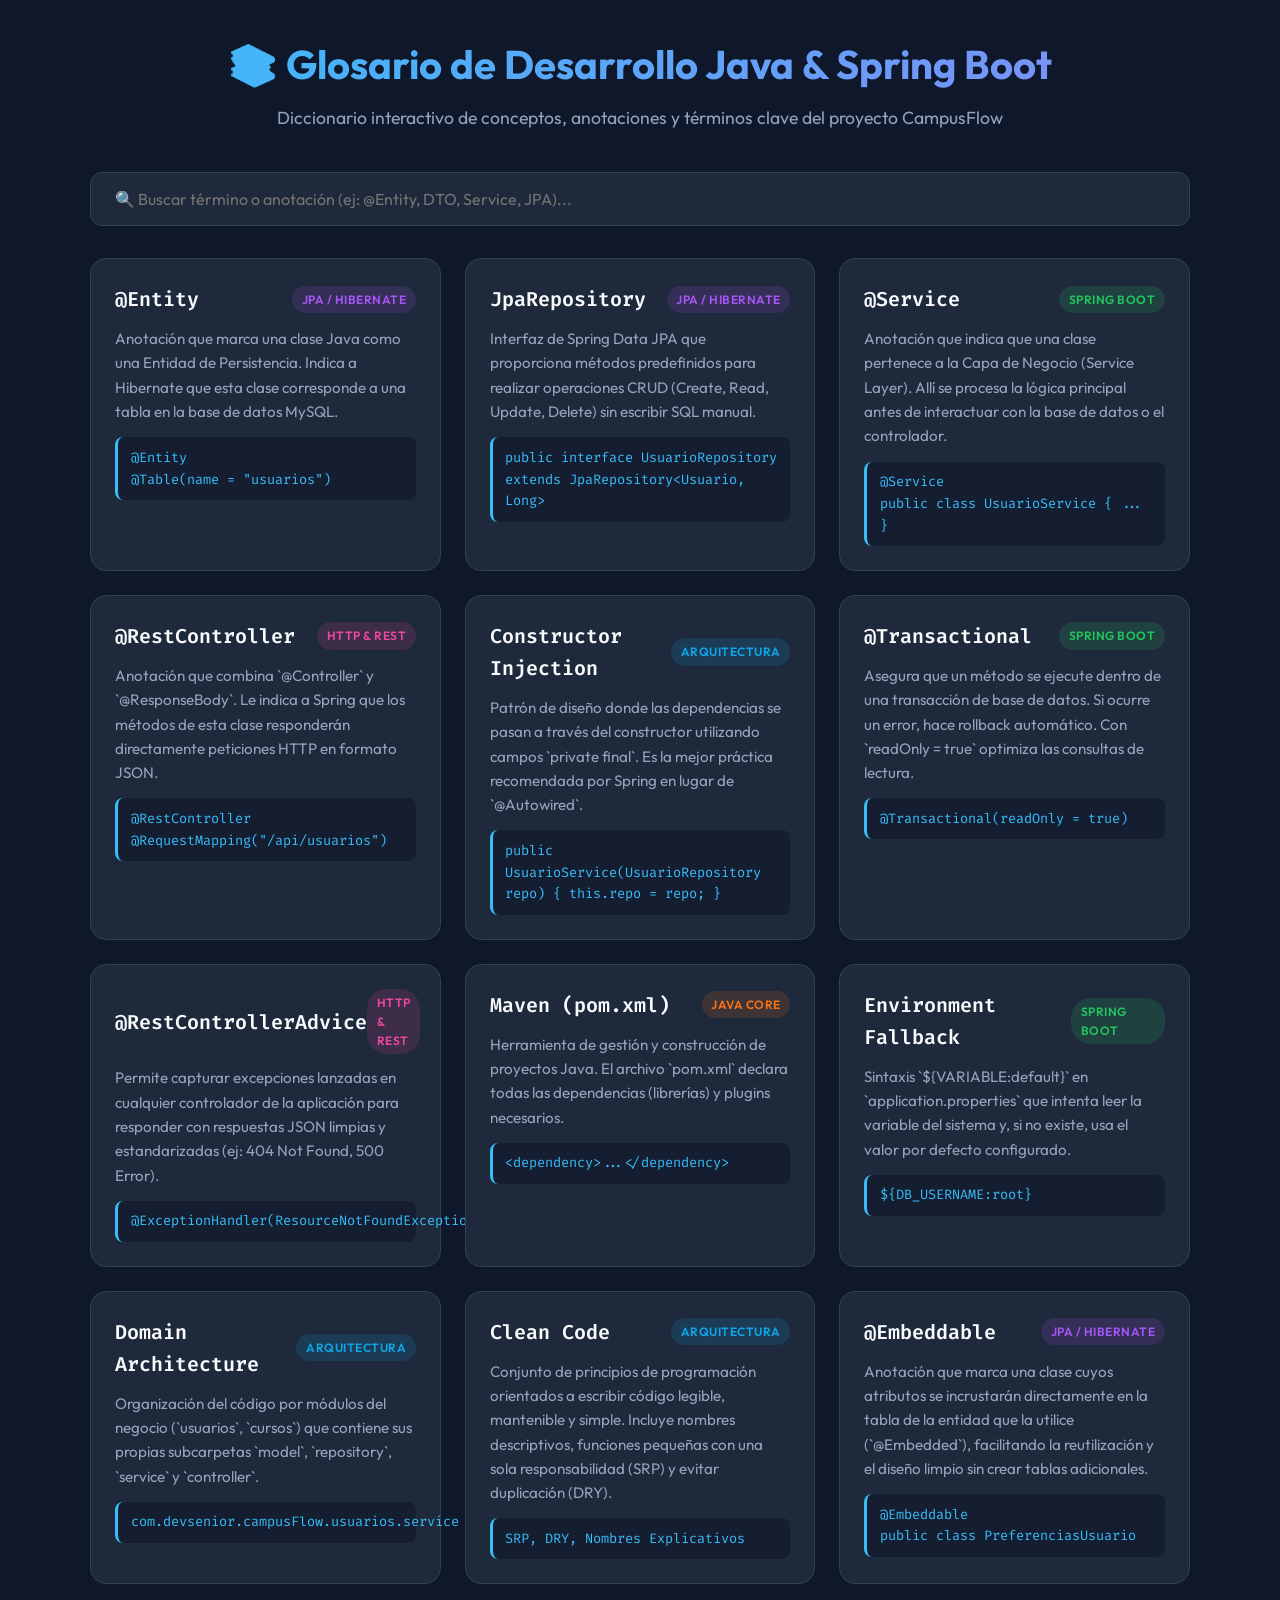
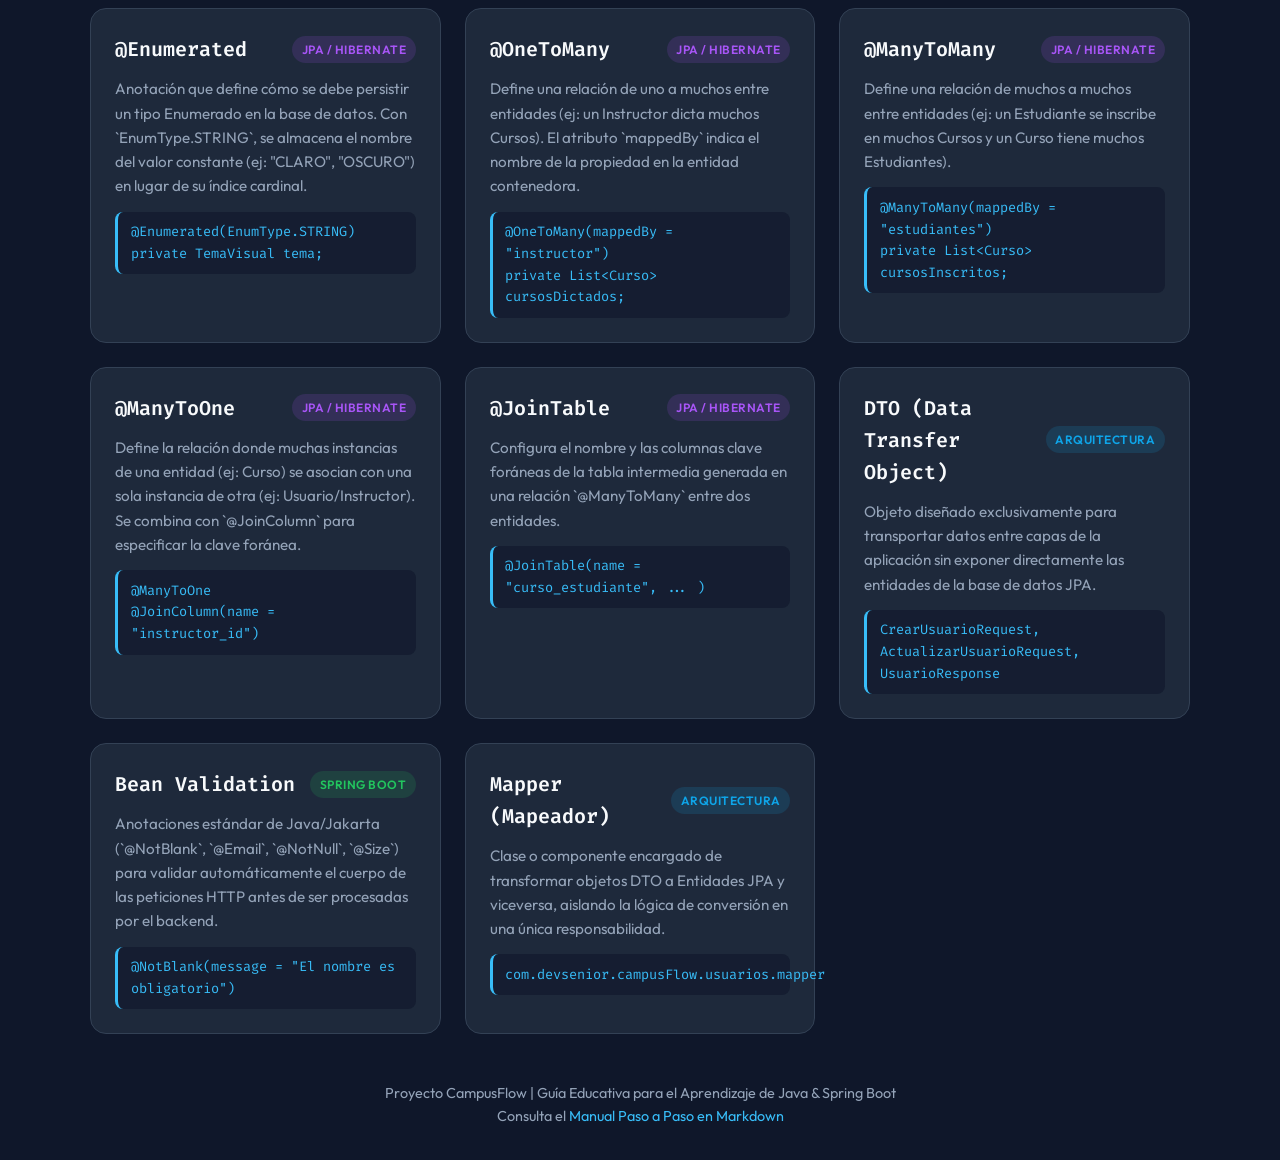
<file: Java AI Backend Developer/01_Proyectos/campusFlow/guia/glosario.html>
<!DOCTYPE html>
<html lang="es">
<head>
    <meta charset="UTF-8">
    <meta name="viewport" content="width=device-width, initial-scale=1.0">
    <title>Glosario Interactivo Java & Spring Boot - CampusFlow</title>
    <link href="https://fonts.googleapis.com/css2?family=Outfit:wght@300;400;600;700&family=Fira+Code:wght@400;500&display=swap" rel="stylesheet">
    <style>
        :root {
            --bg-color: #0f172a;
            --card-bg: #1e293b;
            --card-border: #334155;
            --accent-color: #38bdf8;
            --accent-gradient: linear-gradient(135deg, #38bdf8 0%, #818cf8 100%);
            --text-main: #f8fafc;
            --text-muted: #94a3b8;
            --badge-java: #f97316;
            --badge-spring: #22c55e;
            --badge-jpa: #a855f7;
            --badge-rest: #ec4899;
            --badge-arch: #0ea5e9;
        }

        * {
            box-sizing: border-box;
            margin: 0;
            padding: 0;
        }

        body {
            font-family: 'Outfit', sans-serif;
            background-color: var(--bg-color);
            color: var(--text-main);
            line-height: 1.6;
            padding: 2rem 1rem;
        }

        .container {
            max-width: 1100px;
            margin: 0 auto;
        }

        header {
            text-align: center;
            margin-bottom: 2.5rem;
        }

        header h1 {
            font-size: 2.5rem;
            font-weight: 700;
            background: var(--accent-gradient);
            -webkit-background-clip: text;
            -webkit-text-fill-color: transparent;
            margin-bottom: 0.5rem;
        }

        header p {
            color: var(--text-muted);
            font-size: 1.1rem;
        }

        .search-box {
            position: relative;
            margin-bottom: 2rem;
        }

        .search-box input {
            width: 100%;
            padding: 1rem 1.5rem;
            border-radius: 12px;
            background: var(--card-bg);
            border: 1px solid var(--card-border);
            color: var(--text-main);
            font-size: 1rem;
            font-family: inherit;
            outline: none;
            transition: all 0.3s ease;
        }

        .search-box input:focus {
            border-color: var(--accent-color);
            box-shadow: 0 0 15px rgba(56, 189, 248, 0.2);
        }

        .grid {
            display: grid;
            grid-template-columns: repeat(auto-fill, minmax(320px, 1fr));
            gap: 1.5rem;
        }

        .card {
            background: var(--card-bg);
            border: 1px solid var(--card-border);
            border-radius: 16px;
            padding: 1.5rem;
            transition: transform 0.2s ease, border-color 0.2s ease;
        }

        .card:hover {
            transform: translateY(-4px);
            border-color: var(--accent-color);
        }

        .card-header {
            display: flex;
            justify-content: space-between;
            align-items: center;
            margin-bottom: 0.75rem;
        }

        .term {
            font-size: 1.25rem;
            font-weight: 600;
            color: var(--text-main);
            font-family: 'Fira Code', monospace;
        }

        .tag {
            font-size: 0.75rem;
            font-weight: 600;
            padding: 0.25rem 0.6rem;
            border-radius: 20px;
            text-transform: uppercase;
            letter-spacing: 0.5px;
        }

        .tag-java { background: rgba(249, 115, 22, 0.15); color: var(--badge-java); }
        .tag-spring { background: rgba(34, 197, 94, 0.15); color: var(--badge-spring); }
        .tag-jpa { background: rgba(168, 85, 247, 0.15); color: var(--badge-jpa); }
        .tag-rest { background: rgba(236, 72, 153, 0.15); color: var(--badge-rest); }
        .tag-arch { background: rgba(14, 165, 233, 0.15); color: var(--badge-arch); }

        .definition {
            color: var(--text-muted);
            font-size: 0.95rem;
        }

        .example {
            margin-top: 0.8rem;
            background: rgba(15, 23, 42, 0.6);
            padding: 0.6rem 0.8rem;
            border-radius: 8px;
            font-family: 'Fira Code', monospace;
            font-size: 0.85rem;
            color: #38bdf8;
            border-left: 3px solid var(--accent-color);
        }

        footer {
            margin-top: 3rem;
            text-align: center;
            color: var(--text-muted);
            font-size: 0.9rem;
        }

        footer a {
            color: var(--accent-color);
            text-decoration: none;
        }

        footer a:hover {
            text-decoration: underline;
        }
    </style>
</head>
<body>

<div class="container">
    <header>
        <h1>📚 Glosario de Desarrollo Java & Spring Boot</h1>
        <p>Diccionario interactivo de conceptos, anotaciones y términos clave del proyecto CampusFlow</p>
    </header>

    <div class="search-box">
        <input type="text" id="searchInput" placeholder="🔍 Buscar término o anotación (ej: @Entity, DTO, Service, JPA)..." onkeyup="filterTerms()">
    </div>

    <div class="grid" id="termsGrid">

        <!-- Term 1 -->
        <div class="card" data-term="@Entity @Table">
            <div class="card-header">
                <div class="term">@Entity</div>
                <span class="tag tag-jpa">JPA / Hibernate</span>
            </div>
            <div class="definition">
                Anotación que marca una clase Java como una Entidad de Persistencia. Indica a Hibernate que esta clase corresponde a una tabla en la base de datos MySQL.
            </div>
            <div class="example">@Entity<br>@Table(name = "usuarios")</div>
        </div>

        <!-- Term 2 -->
        <div class="card" data-term="JpaRepository Interface">
            <div class="card-header">
                <div class="term">JpaRepository</div>
                <span class="tag tag-jpa">JPA / Hibernate</span>
            </div>
            <div class="definition">
                Interfaz de Spring Data JPA que proporciona métodos predefinidos para realizar operaciones CRUD (Create, Read, Update, Delete) sin escribir SQL manual.
            </div>
            <div class="example">public interface UsuarioRepository extends JpaRepository&lt;Usuario, Long&gt;</div>
        </div>

        <!-- Term 3 -->
        <div class="card" data-term="@Service Capa de Servicio">
            <div class="card-header">
                <div class="term">@Service</div>
                <span class="tag tag-spring">Spring Boot</span>
            </div>
            <div class="definition">
                Anotación que indica que una clase pertenece a la Capa de Negocio (Service Layer). Allí se procesa la lógica principal antes de interactuar con la base de datos o el controlador.
            </div>
            <div class="example">@Service<br>public class UsuarioService { ... }</div>
        </div>

        <!-- Term 4 -->
        <div class="card" data-term="@RestController API REST">
            <div class="card-header">
                <div class="term">@RestController</div>
                <span class="tag tag-rest">HTTP & REST</span>
            </div>
            <div class="definition">
                Anotación que combina `@Controller` y `@ResponseBody`. Le indica a Spring que los métodos de esta clase responderán directamente peticiones HTTP en formato JSON.
            </div>
            <div class="example">@RestController<br>@RequestMapping("/api/usuarios")</div>
        </div>

        <!-- Term 5 -->
        <div class="card" data-term="Inyección por Constructor Dependency Injection">
            <div class="card-header">
                <div class="term">Constructor Injection</div>
                <span class="tag tag-arch">Arquitectura</span>
            </div>
            <div class="definition">
                Patrón de diseño donde las dependencias se pasan a través del constructor utilizando campos `private final`. Es la mejor práctica recomendada por Spring en lugar de `@Autowired`.
            </div>
            <div class="example">public UsuarioService(UsuarioRepository repo) { this.repo = repo; }</div>
        </div>

        <!-- Term 6 -->
        <div class="card" data-term="@Transactional Transacciones">
            <div class="card-header">
                <div class="term">@Transactional</div>
                <span class="tag tag-spring">Spring Boot</span>
            </div>
            <div class="definition">
                Asegura que un método se ejecute dentro de una transacción de base de datos. Si ocurre un error, hace rollback automático. Con `readOnly = true` optimiza las consultas de lectura.
            </div>
            <div class="example">@Transactional(readOnly = true)</div>
        </div>

        <!-- Term 7 -->
        <div class="card" data-term="@RestControllerAdvice ExceptionHandler">
            <div class="card-header">
                <div class="term">@RestControllerAdvice</div>
                <span class="tag tag-rest">HTTP & REST</span>
            </div>
            <div class="definition">
                Permite capturar excepciones lanzadas en cualquier controlador de la aplicación para responder con respuestas JSON limpias y estandarizadas (ej: 404 Not Found, 500 Error).
            </div>
            <div class="example">@ExceptionHandler(ResourceNotFoundException.class)</div>
        </div>

        <!-- Term 8 -->
        <div class="card" data-term="Maven pom.xml Dependencias">
            <div class="card-header">
                <div class="term">Maven (pom.xml)</div>
                <span class="tag tag-java">Java Core</span>
            </div>
            <div class="definition">
                Herramienta de gestión y construcción de proyectos Java. El archivo `pom.xml` declara todas las dependencias (librerías) y plugins necesarios.
            </div>
            <div class="example">&lt;dependency&gt;...&lt;/dependency&gt;</div>
        </div>

        <!-- Term 9 -->
        <div class="card" data-term="Variables de Entorno application.properties Fallbacks">
            <div class="card-header">
                <div class="term">Environment Fallback</div>
                <span class="tag tag-spring">Spring Boot</span>
            </div>
            <div class="definition">
                Sintaxis `${VARIABLE:default}` en `application.properties` que intenta leer la variable del sistema y, si no existe, usa el valor por defecto configurado.
            </div>
            <div class="example">${DB_USERNAME:root}</div>
        </div>

        <!-- Term 10 -->
        <div class="card" data-term="Dominio de Negocio Packages Subpaquetes">
            <div class="card-header">
                <div class="term">Domain Architecture</div>
                <span class="tag tag-arch">Arquitectura</span>
            </div>
            <div class="definition">
                Organización del código por módulos del negocio (`usuarios`, `cursos`) que contiene sus propias subcarpetas `model`, `repository`, `service` y `controller`.
            </div>
            <div class="example">com.devsenior.campusFlow.usuarios.service</div>
        </div>

        <!-- Term 11 -->
        <div class="card" data-term="Clean Code Código Limpio SRP DRY">
            <div class="card-header">
                <div class="term">Clean Code</div>
                <span class="tag tag-arch">Arquitectura</span>
            </div>
            <div class="definition">
                Conjunto de principios de programación orientados a escribir código legible, mantenible y simple. Incluye nombres descriptivos, funciones pequeñas con una sola responsabilidad (SRP) y evitar duplicación (DRY).
            </div>
            <div class="example">SRP, DRY, Nombres Explicativos</div>
        </div>

        <!-- Term 12 -->
        <div class="card" data-term="@Embeddable Incrustable Componente">
            <div class="card-header">
                <div class="term">@Embeddable</div>
                <span class="tag tag-jpa">JPA / Hibernate</span>
            </div>
            <div class="definition">
                Anotación que marca una clase cuyos atributos se incrustarán directamente en la tabla de la entidad que la utilice (`@Embedded`), facilitando la reutilización y el diseño limpio sin crear tablas adicionales.
            </div>
            <div class="example">@Embeddable<br>public class PreferenciasUsuario</div>
        </div>

        <!-- Term 13 -->
        <div class="card" data-term="@Enumerated Enum EnumType.STRING">
            <div class="card-header">
                <div class="term">@Enumerated</div>
                <span class="tag tag-jpa">JPA / Hibernate</span>
            </div>
            <div class="definition">
                Anotación que define cómo se debe persistir un tipo Enumerado en la base de datos. Con `EnumType.STRING`, se almacena el nombre del valor constante (ej: "CLARO", "OSCURO") en lugar de su índice cardinal.
            </div>
            <div class="example">@Enumerated(EnumType.STRING)<br>private TemaVisual tema;</div>
        </div>

        <!-- Term 14 -->
        <div class="card" data-term="@OneToMany Relación Uno a Muchos">
            <div class="card-header">
                <div class="term">@OneToMany</div>
                <span class="tag tag-jpa">JPA / Hibernate</span>
            </div>
            <div class="definition">
                Define una relación de uno a muchos entre entidades (ej: un Instructor dicta muchos Cursos). El atributo `mappedBy` indica el nombre de la propiedad en la entidad contenedora.
            </div>
            <div class="example">@OneToMany(mappedBy = "instructor")<br>private List&lt;Curso&gt; cursosDictados;</div>
        </div>

        <!-- Term 15 -->
        <div class="card" data-term="@ManyToMany Relación Muchos a Muchos">
            <div class="card-header">
                <div class="term">@ManyToMany</div>
                <span class="tag tag-jpa">JPA / Hibernate</span>
            </div>
            <div class="definition">
                Define una relación de muchos a muchos entre entidades (ej: un Estudiante se inscribe en muchos Cursos y un Curso tiene muchos Estudiantes).
            </div>
            <div class="example">@ManyToMany(mappedBy = "estudiantes")<br>private List&lt;Curso&gt; cursosInscritos;</div>
        </div>

        <!-- Term 16 -->
        <div class="card" data-term="@ManyToOne Relación Muchos a Uno JoinColumn">
            <div class="card-header">
                <div class="term">@ManyToOne</div>
                <span class="tag tag-jpa">JPA / Hibernate</span>
            </div>
            <div class="definition">
                Define la relación donde muchas instancias de una entidad (ej: Curso) se asocian con una sola instancia de otra (ej: Usuario/Instructor). Se combina con `@JoinColumn` para especificar la clave foránea.
            </div>
            <div class="example">@ManyToOne<br>@JoinColumn(name = "instructor_id")</div>
        </div>

        <!-- Term 17 -->
        <div class="card" data-term="@JoinTable Tabla Intermedia Relacion ManyToMany">
            <div class="card-header">
                <div class="term">@JoinTable</div>
                <span class="tag tag-jpa">JPA / Hibernate</span>
            </div>
            <div class="definition">
                Configura el nombre y las columnas clave foráneas de la tabla intermedia generada en una relación `@ManyToMany` entre dos entidades.
            </div>
            <div class="example">@JoinTable(name = "curso_estudiante", ... )</div>
        </div>

        <!-- Term 18 -->
        <div class="card" data-term="DTO Data Transfer Object Request Response">
            <div class="card-header">
                <div class="term">DTO (Data Transfer Object)</div>
                <span class="tag tag-arch">Arquitectura</span>
            </div>
            <div class="definition">
                Objeto diseñado exclusivamente para transportar datos entre capas de la aplicación sin exponer directamente las entidades de la base de datos JPA.
            </div>
            <div class="example">CrearUsuarioRequest, ActualizarUsuarioRequest, UsuarioResponse</div>
        </div>

        <!-- Term 19 -->
        <div class="card" data-term="Bean Validation @NotBlank @Email @NotNull Validaciones">
            <div class="card-header">
                <div class="term">Bean Validation</div>
                <span class="tag tag-spring">Spring Boot</span>
            </div>
            <div class="definition">
                Anotaciones estándar de Java/Jakarta (`@NotBlank`, `@Email`, `@NotNull`, `@Size`) para validar automáticamente el cuerpo de las peticiones HTTP antes de ser procesadas por el backend.
            </div>
            <div class="example">@NotBlank(message = "El nombre es obligatorio")</div>
        </div>

        <!-- Term 20 -->
        <div class="card" data-term="Mapper Mapeador Conversor DTO Entidad">
            <div class="card-header">
                <div class="term">Mapper (Mapeador)</div>
                <span class="tag tag-arch">Arquitectura</span>
            </div>
            <div class="definition">
                Clase o componente encargado de transformar objetos DTO a Entidades JPA y viceversa, aislando la lógica de conversión en una única responsabilidad.
            </div>
            <div class="example">com.devsenior.campusFlow.usuarios.mapper</div>
        </div>

    </div>

    <footer>
        <p>Proyecto CampusFlow | Guía Educativa para el Aprendizaje de Java & Spring Boot</p>
        <p>Consulta el <a href="manual_paso_a_paso.md">Manual Paso a Paso en Markdown</a></p>
    </footer>
</div>

<script>
    function filterTerms() {
        const input = document.getElementById('searchInput').value.toLowerCase();
        const cards = document.querySelectorAll('.card');

        cards.forEach(card => {
            const termData = card.getAttribute('data-term').toLowerCase();
            const textContent = card.textContent.toLowerCase();
            
            if (termData.includes(input) || textContent.includes(input)) {
                card.style.display = "block";
            } else {
                card.style.display = "none";
            }
        });
    }
</script>

</body>
</html>
</file>
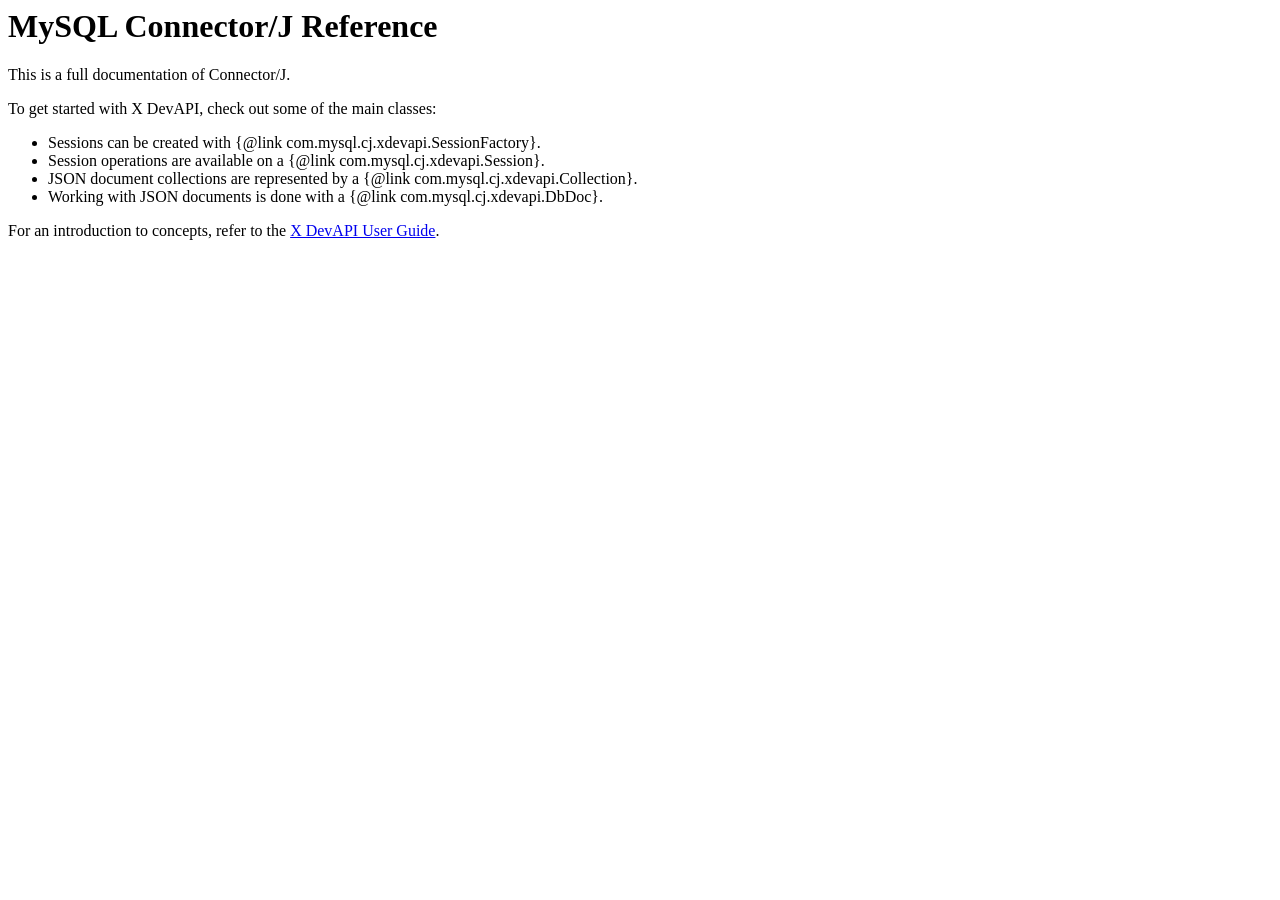
<file: Java AI Backend Developer/clase_8/mysql-connector-j-9.7.0/src/main/doc/connector-j-overview.html>
<body>
  <h1>MySQL Connector/J Reference</h1>

  <p>This is a full documentation of Connector/J.</p>

  <p>To get started with X DevAPI, check out some of the main classes:</p>

  <ul>
    <li>Sessions can be created with {@link com.mysql.cj.xdevapi.SessionFactory}.</li>
    <li>Session operations are available on a {@link com.mysql.cj.xdevapi.Session}.</li>
    <li>JSON document collections are represented by a {@link com.mysql.cj.xdevapi.Collection}.</li>
    <li>Working with JSON documents is done with a {@link com.mysql.cj.xdevapi.DbDoc}.</li>
  </ul>

  <p>For an introduction to concepts, refer to the <a href="http://dev.mysql.com/doc/x-devapi-userguide/en/index.html" target="_blank">X DevAPI User
      Guide</a>.</p>
</body>
</file>
<file: app/css/styles.css>
/* ===== Variables ===== */
:root {
  --bg-primary: #0a0e17;
  --bg-secondary: #111827;
  --bg-card: #1a2234;
  --bg-card-hover: #1f2a40;
  --border: #2a3548;
  --text-primary: #f1f5f9;
  --text-secondary: #94a3b8;
  --text-muted: #64748b;
  --accent: #f97316;
  --accent-light: #fb923c;
  --accent-glow: rgba(249, 115, 22, 0.15);
  --blue: #3b82f6;
  --blue-glow: rgba(59, 130, 246, 0.15);
  --green: #22c55e;
  --purple: #a855f7;
  --sidebar-width: 280px;
  --topbar-height: 60px;
  --radius: 12px;
  --radius-lg: 16px;
  --shadow: 0 4px 24px rgba(0, 0, 0, 0.3);
  --transition: 0.25s ease;
}

*, *::before, *::after { box-sizing: border-box; margin: 0; padding: 0; }

html {
  scroll-behavior: smooth;
  font-size: 16px;
}

body {
  font-family: 'Inter', system-ui, sans-serif;
  background: var(--bg-primary);
  color: var(--text-primary);
  line-height: 1.6;
  overflow-x: hidden;
}

code, pre {
  font-family: 'JetBrains Mono', monospace;
}

/* ===== Layout ===== */
.app {
  display: flex;
  min-height: 100vh;
}

.sidebar {
  position: fixed;
  top: 0;
  left: 0;
  width: var(--sidebar-width);
  height: 100vh;
  background: var(--bg-secondary);
  border-right: 1px solid var(--border);
  display: flex;
  flex-direction: column;
  z-index: 200;
  transition: transform var(--transition);
}

.sidebar-header {
  display: flex;
  align-items: center;
  justify-content: space-between;
  padding: 1.25rem;
  border-bottom: 1px solid var(--border);
}

.logo {
  display: flex;
  align-items: center;
  gap: 0.75rem;
}

.logo-icon {
  width: 40px;
  height: 40px;
  background: linear-gradient(135deg, var(--accent), #ea580c);
  border-radius: 10px;
  display: flex;
  align-items: center;
  justify-content: center;
  font-weight: 800;
  font-size: 0.85rem;
  color: white;
}

.logo strong {
  display: block;
  font-size: 0.9rem;
}

.logo small {
  color: var(--text-muted);
  font-size: 0.75rem;
}

.sidebar-close {
  display: none;
  background: none;
  border: none;
  color: var(--text-secondary);
  font-size: 1.5rem;
  cursor: pointer;
}

.sidebar-nav {
  flex: 1;
  overflow-y: auto;
  padding: 1rem 0.75rem;
}

.nav-label {
  font-size: 0.7rem;
  font-weight: 600;
  text-transform: uppercase;
  letter-spacing: 0.08em;
  color: var(--text-muted);
  padding: 0.5rem 0.75rem;
  margin-top: 0.5rem;
}

.nav-label--reading {
  margin-top: 1rem;
  color: var(--accent);
}

.nav-link {
  display: flex;
  align-items: center;
  gap: 0.75rem;
  padding: 0.7rem 0.75rem;
  border-radius: 8px;
  color: var(--text-secondary);
  text-decoration: none;
  font-size: 0.875rem;
  font-weight: 500;
  transition: all var(--transition);
  margin-bottom: 2px;
}

.nav-link:hover {
  background: var(--bg-card);
  color: var(--text-primary);
}

.nav-link.active {
  background: var(--accent-glow);
  color: var(--accent-light);
  border: 1px solid rgba(249, 115, 22, 0.25);
}

.nav-link--reading.active {
  background: rgba(34, 197, 94, 0.1);
  color: var(--green);
  border-color: rgba(34, 197, 94, 0.25);
}

.nav-icon { font-size: 1.1rem; }

.sidebar-footer {
  padding: 1rem;
  border-top: 1px solid var(--border);
}

.progress-card span {
  font-size: 0.75rem;
  color: var(--text-muted);
  font-weight: 600;
}

.progress-bar {
  height: 6px;
  background: var(--bg-card);
  border-radius: 3px;
  margin: 0.5rem 0;
  overflow: hidden;
}

.progress-fill {
  height: 100%;
  background: linear-gradient(90deg, var(--accent), var(--accent-light));
  border-radius: 3px;
  width: 0%;
  transition: width 0.4s ease;
}

.progress-card small {
  font-size: 0.7rem;
  color: var(--text-muted);
}

/* ===== Main ===== */
.main {
  flex: 1;
  margin-left: var(--sidebar-width);
  display: flex;
  flex-direction: column;
  min-height: 100vh;
}

.topbar {
  position: sticky;
  top: 0;
  height: var(--topbar-height);
  background: rgba(10, 14, 23, 0.85);
  backdrop-filter: blur(12px);
  border-bottom: 1px solid var(--border);
  display: flex;
  align-items: center;
  padding: 0 1.5rem;
  gap: 1rem;
  z-index: 100;
}

.menu-btn {
  display: none;
  background: var(--bg-card);
  border: 1px solid var(--border);
  color: var(--text-primary);
  width: 40px;
  height: 40px;
  border-radius: 8px;
  font-size: 1.2rem;
  cursor: pointer;
}

.topbar-title {
  font-weight: 600;
  font-size: 0.95rem;
  flex: 1;
}

.topbar-badge {
  background: var(--accent-glow);
  color: var(--accent-light);
  padding: 0.25rem 0.75rem;
  border-radius: 20px;
  font-size: 0.75rem;
  font-weight: 600;
  border: 1px solid rgba(249, 115, 22, 0.2);
}

.content {
  flex: 1;
  padding: 2rem 2.5rem 6rem;
  max-width: 1100px;
}

.section {
  display: none;
  animation: fadeIn 0.4s ease;
}

.section.active {
  display: block;
}

@keyframes fadeIn {
  from { opacity: 0; transform: translateY(12px); }
  to { opacity: 1; transform: translateY(0); }
}

/* ===== Hero ===== */
.hero {
  text-align: center;
  padding: 3rem 1rem 2.5rem;
}

.hero-badge {
  display: inline-block;
  background: var(--accent-glow);
  color: var(--accent-light);
  padding: 0.4rem 1rem;
  border-radius: 20px;
  font-size: 0.8rem;
  font-weight: 600;
  border: 1px solid rgba(249, 115, 22, 0.2);
  margin-bottom: 1.5rem;
}

.hero h1 {
  font-size: clamp(2rem, 5vw, 3.2rem);
  font-weight: 800;
  line-height: 1.15;
  margin-bottom: 1rem;
}

.gradient-text {
  background: linear-gradient(135deg, var(--accent), #fbbf24);
  -webkit-background-clip: text;
  -webkit-text-fill-color: transparent;
  background-clip: text;
}

.hero-subtitle {
  color: var(--text-secondary);
  font-size: 1.1rem;
  max-width: 600px;
  margin: 0 auto 2rem;
}

.hero-actions {
  display: flex;
  gap: 1rem;
  justify-content: center;
  flex-wrap: wrap;
}

.btn {
  display: inline-flex;
  align-items: center;
  gap: 0.5rem;
  padding: 0.75rem 1.5rem;
  border-radius: 10px;
  font-weight: 600;
  font-size: 0.9rem;
  text-decoration: none;
  border: none;
  cursor: pointer;
  transition: all var(--transition);
}

.btn-primary {
  background: linear-gradient(135deg, var(--accent), #ea580c);
  color: white;
  box-shadow: 0 4px 16px rgba(249, 115, 22, 0.3);
}

.btn-primary:hover {
  transform: translateY(-2px);
  box-shadow: 0 6px 24px rgba(249, 115, 22, 0.4);
}

.btn-secondary {
  background: var(--bg-card);
  color: var(--text-primary);
  border: 1px solid var(--border);
}

.btn-secondary:hover {
  background: var(--bg-card-hover);
  border-color: var(--accent);
}

.btn-large {
  padding: 1rem 2rem;
  font-size: 1rem;
}

/* ===== Cards Grid ===== */
.cards-grid {
  display: grid;
  grid-template-columns: repeat(auto-fill, minmax(280px, 1fr));
  gap: 1.25rem;
  margin-bottom: 2rem;
}

.topic-card {
  background: var(--bg-card);
  border: 1px solid var(--border);
  border-radius: var(--radius-lg);
  padding: 1.5rem;
  cursor: pointer;
  transition: all var(--transition);
}

.topic-card:hover {
  background: var(--bg-card-hover);
  border-color: var(--accent);
  transform: translateY(-4px);
  box-shadow: var(--shadow);
}

.topic-card--reading {
  border-color: rgba(34, 197, 94, 0.3);
}

.topic-card--reading:hover {
  border-color: var(--green);
}

.topic-card-icon {
  font-size: 2rem;
  margin-bottom: 0.75rem;
}

.topic-card h3 {
  font-size: 1.05rem;
  margin-bottom: 0.5rem;
}

.topic-card p {
  color: var(--text-secondary);
  font-size: 0.875rem;
  margin-bottom: 1rem;
}

.topic-card-link {
  color: var(--accent-light);
  font-size: 0.8rem;
  font-weight: 600;
}

.topic-card--reading .topic-card-link {
  color: var(--green);
}

/* ===== Info Banner ===== */
.info-banner {
  display: flex;
  gap: 1rem;
  background: var(--blue-glow);
  border: 1px solid rgba(59, 130, 246, 0.2);
  border-radius: var(--radius);
  padding: 1.25rem 1.5rem;
  align-items: flex-start;
}

.info-banner-icon { font-size: 1.5rem; }

.info-banner strong {
  display: block;
  margin-bottom: 0.25rem;
}

.info-banner p {
  color: var(--text-secondary);
  font-size: 0.9rem;
}

/* ===== Section Headers ===== */
.section-header {
  margin-bottom: 2rem;
}

.section-tag {
  display: inline-block;
  background: var(--accent-glow);
  color: var(--accent-light);
  padding: 0.3rem 0.75rem;
  border-radius: 6px;
  font-size: 0.75rem;
  font-weight: 700;
  text-transform: uppercase;
  letter-spacing: 0.05em;
  margin-bottom: 0.75rem;
}

.section-tag--reading {
  background: rgba(34, 197, 94, 0.1);
  color: var(--green);
}

.section-header h2 {
  font-size: clamp(1.6rem, 4vw, 2.2rem);
  font-weight: 800;
  margin-bottom: 0.5rem;
}

.section-header p {
  color: var(--text-secondary);
  font-size: 1rem;
  max-width: 700px;
}

.section-header--reading {
  border-left: 4px solid var(--green);
  padding-left: 1.25rem;
}

/* ===== Infographic ===== */
.infographic {
  margin-bottom: 2rem;
  border-radius: var(--radius-lg);
  overflow: hidden;
  border: 1px solid var(--border);
  background: var(--bg-card);
}

.infographic img {
  width: 100%;
  height: auto;
  display: block;
}

.infographic figcaption {
  padding: 0.75rem 1rem;
  font-size: 0.8rem;
  color: var(--text-muted);
  text-align: center;
  border-top: 1px solid var(--border);
}

/* ===== Content Blocks ===== */
.content-blocks {
  display: flex;
  flex-direction: column;
  gap: 1.5rem;
}

.block {
  background: var(--bg-card);
  border: 1px solid var(--border);
  border-radius: var(--radius);
  padding: 1.5rem;
}

.block--highlight {
  border-color: rgba(249, 115, 22, 0.3);
  background: linear-gradient(135deg, var(--bg-card), rgba(249, 115, 22, 0.05));
}

.block h3 {
  font-size: 1.1rem;
  margin-bottom: 0.75rem;
  color: var(--accent-light);
}

.block p {
  color: var(--text-secondary);
}

.block-grid {
  display: grid;
  grid-template-columns: repeat(auto-fill, minmax(220px, 1fr));
  gap: 1rem;
}

.mini-card {
  background: var(--bg-card);
  border: 1px solid var(--border);
  border-radius: var(--radius);
  padding: 1.25rem;
  transition: border-color var(--transition);
}

.mini-card:hover {
  border-color: var(--accent);
}

.mini-card-icon {
  font-size: 1.5rem;
  display: block;
  margin-bottom: 0.5rem;
}

.mini-card h4 {
  font-size: 0.95rem;
  margin-bottom: 0.35rem;
}

.mini-card p {
  color: var(--text-muted);
  font-size: 0.85rem;
}

/* ===== Comparison ===== */
.comparison-box {
  background: var(--bg-card);
  border: 1px solid var(--border);
  border-radius: var(--radius-lg);
  padding: 1.5rem;
}

.comparison-box h3 {
  text-align: center;
  margin-bottom: 1.5rem;
  font-size: 1.15rem;
}

.comparison-columns {
  display: grid;
  grid-template-columns: 1fr auto 1fr;
  gap: 1rem;
  align-items: stretch;
}

.comparison-item {
  padding: 1.25rem;
  border-radius: var(--radius);
  border: 1px solid var(--border);
}

.comparison-item--jre {
  background: rgba(59, 130, 246, 0.08);
  border-color: rgba(59, 130, 246, 0.2);
}

.comparison-item--jdk {
  background: rgba(249, 115, 22, 0.08);
  border-color: rgba(249, 115, 22, 0.2);
}

.comparison-item h4 {
  font-size: 1.2rem;
  margin-bottom: 0.5rem;
}

.comparison-analogy {
  font-style: italic;
  color: var(--text-secondary);
  margin-bottom: 0.75rem;
  font-size: 0.9rem;
}

.comparison-item ul {
  list-style: none;
  padding: 0;
}

.comparison-item li {
  padding: 0.35rem 0;
  color: var(--text-secondary);
  font-size: 0.875rem;
  padding-left: 1.25rem;
  position: relative;
}

.comparison-item li::before {
  content: '✓';
  position: absolute;
  left: 0;
  color: var(--green);
  font-weight: bold;
}

.comparison-divider {
  display: flex;
  align-items: center;
  justify-content: center;
  font-weight: 800;
  color: var(--text-muted);
  font-size: 0.9rem;
}

/* ===== Editions ===== */
.editions-grid {
  display: grid;
  grid-template-columns: repeat(auto-fill, minmax(280px, 1fr));
  gap: 1rem;
}

.edition-card {
  padding: 1.5rem;
  border-radius: var(--radius);
  border: 1px solid var(--border);
}

.edition-card--se {
  background: rgba(59, 130, 246, 0.08);
  border-color: rgba(59, 130, 246, 0.25);
}

.edition-card--ee {
  background: rgba(34, 197, 94, 0.08);
  border-color: rgba(34, 197, 94, 0.25);
}

.edition-card--me {
  background: rgba(249, 115, 22, 0.08);
  border-color: rgba(249, 115, 22, 0.25);
}

.edition-badge {
  display: inline-block;
  font-size: 0.7rem;
  font-weight: 700;
  text-transform: uppercase;
  letter-spacing: 0.05em;
  margin-bottom: 0.5rem;
  opacity: 0.8;
}

.edition-card h4 {
  font-size: 1.05rem;
  margin-bottom: 0.35rem;
}

.edition-analogy {
  font-size: 0.85rem;
  margin-bottom: 0.75rem;
  color: var(--text-secondary);
}

.edition-card p:last-child {
  color: var(--text-muted);
  font-size: 0.875rem;
}

/* ===== Code Example ===== */
.code-example {
  background: #0d1117;
  border: 1px solid var(--border);
  border-radius: var(--radius);
  overflow: hidden;
  margin-bottom: 1.5rem;
}

.code-header {
  display: flex;
  justify-content: space-between;
  align-items: center;
  padding: 0.5rem 1rem;
  background: var(--bg-secondary);
  border-bottom: 1px solid var(--border);
  font-size: 0.8rem;
  color: var(--text-muted);
}

.copy-btn {
  background: var(--bg-card);
  border: 1px solid var(--border);
  color: var(--text-secondary);
  padding: 0.25rem 0.75rem;
  border-radius: 6px;
  font-size: 0.75rem;
  cursor: pointer;
  transition: all var(--transition);
}

.copy-btn:hover {
  color: var(--accent-light);
  border-color: var(--accent);
}

.code-example pre {
  padding: 1.25rem;
  overflow-x: auto;
  font-size: 0.875rem;
  line-height: 1.7;
  color: #e6edf3;
}

/* ===== Type Table ===== */
.type-table-wrapper {
  overflow-x: auto;
  border-radius: var(--radius);
  border: 1px solid var(--border);
}

.type-table {
  width: 100%;
  border-collapse: collapse;
  font-size: 0.85rem;
}

.type-table th {
  background: var(--bg-secondary);
  padding: 0.75rem 1rem;
  text-align: left;
  font-weight: 600;
  color: var(--text-secondary);
  border-bottom: 1px solid var(--border);
}

.type-table td {
  padding: 0.65rem 1rem;
  border-bottom: 1px solid var(--border);
  color: var(--text-secondary);
}

.type-table tr:last-child td {
  border-bottom: none;
}

.type-table tr:hover td {
  background: rgba(249, 115, 22, 0.04);
}

.type-table code {
  background: rgba(249, 115, 22, 0.15);
  color: var(--accent-light);
  padding: 0.15rem 0.4rem;
  border-radius: 4px;
  font-size: 0.8rem;
}

.type-category h3 {
  margin-bottom: 1rem;
  display: flex;
  align-items: center;
  gap: 0.75rem;
}

.badge {
  background: var(--accent-glow);
  color: var(--accent-light);
  padding: 0.2rem 0.6rem;
  border-radius: 12px;
  font-size: 0.7rem;
  font-weight: 600;
}

.ref-types-grid {
  display: grid;
  grid-template-columns: repeat(auto-fill, minmax(180px, 1fr));
  gap: 0.75rem;
}

.ref-type {
  background: var(--bg-card);
  border: 1px solid var(--border);
  border-radius: 8px;
  padding: 0.75rem 1rem;
  display: flex;
  flex-direction: column;
  gap: 0.25rem;
}

.ref-type code {
  color: var(--blue);
  font-weight: 600;
}

.ref-type span {
  font-size: 0.8rem;
  color: var(--text-muted);
}

.hierarchy-chain {
  display: flex;
  flex-wrap: wrap;
  align-items: center;
  gap: 0.5rem;
  margin: 1rem 0;
}

.hierarchy-chain span:not(:nth-child(even)) {
  background: var(--bg-secondary);
  border: 1px solid var(--border);
  padding: 0.4rem 0.75rem;
  border-radius: 6px;
  font-family: 'JetBrains Mono', monospace;
  font-size: 0.85rem;
  color: var(--accent-light);
}

.hierarchy-chain span:nth-child(even) {
  color: var(--text-muted);
}

.hierarchy-note {
  font-size: 0.85rem;
  color: var(--text-muted);
}

/* ===== Editors ===== */
.editors-comparison {
  display: grid;
  grid-template-columns: 1fr 1fr;
  gap: 1.25rem;
}

.editor-card {
  background: var(--bg-card);
  border: 1px solid var(--border);
  border-radius: var(--radius-lg);
  padding: 1.5rem;
}

.editor-card--vscode {
  border-top: 3px solid var(--blue);
}

.editor-card--cursor {
  border-top: 3px solid var(--purple);
}

.editor-header {
  display: flex;
  align-items: center;
  gap: 1rem;
  margin-bottom: 1rem;
}

.editor-logo {
  font-size: 2rem;
}

.editor-header h3 {
  font-size: 1.1rem;
}

.editor-header p {
  color: var(--text-muted);
  font-size: 0.85rem;
}

.editor-analogy {
  background: var(--bg-secondary);
  padding: 0.75rem 1rem;
  border-radius: 8px;
  font-size: 0.875rem;
  color: var(--text-secondary);
  margin-bottom: 1rem;
  font-style: italic;
}

.feature-list {
  list-style: none;
  margin-bottom: 1rem;
}

.feature-list li {
  padding: 0.35rem 0;
  padding-left: 1.25rem;
  position: relative;
  color: var(--text-secondary);
  font-size: 0.875rem;
}

.feature-list li::before {
  content: '→';
  position: absolute;
  left: 0;
  color: var(--accent);
}

.editor-ideal {
  background: rgba(249, 115, 22, 0.06);
  border: 1px solid rgba(249, 115, 22, 0.15);
  padding: 0.75rem 1rem;
  border-radius: 8px;
  font-size: 0.85rem;
  color: var(--text-secondary);
}

.quick-table-wrapper h3 {
  margin-bottom: 1rem;
}

.quick-table {
  width: 100%;
  border-collapse: collapse;
  font-size: 0.875rem;
  border: 1px solid var(--border);
  border-radius: var(--radius);
  overflow: hidden;
}

.quick-table th,
.quick-table td {
  padding: 0.75rem 1rem;
  border-bottom: 1px solid var(--border);
  text-align: left;
}

.quick-table th {
  background: var(--bg-secondary);
  color: var(--text-secondary);
  font-weight: 600;
}

.quick-table td {
  color: var(--text-secondary);
}

.highlight-cell {
  color: var(--green) !important;
  font-weight: 600;
}

/* ===== AI Engineer ===== */
.ai-definition blockquote {
  border-left: 4px solid var(--purple);
  padding: 1.25rem 1.5rem;
  background: rgba(168, 85, 247, 0.08);
  border-radius: 0 var(--radius) var(--radius) 0;
  font-size: 1.05rem;
  font-style: italic;
  color: var(--text-secondary);
  line-height: 1.7;
}

.workflow h3 {
  margin-bottom: 1.25rem;
}

.workflow-steps {
  display: grid;
  grid-template-columns: repeat(auto-fill, minmax(280px, 1fr));
  gap: 1rem;
}

.workflow-step {
  display: flex;
  gap: 1rem;
  background: var(--bg-card);
  border: 1px solid var(--border);
  border-radius: var(--radius);
  padding: 1.25rem;
  align-items: flex-start;
}

.step-num {
  width: 32px;
  height: 32px;
  background: linear-gradient(135deg, var(--purple), #7c3aed);
  border-radius: 50%;
  display: flex;
  align-items: center;
  justify-content: center;
  font-weight: 700;
  font-size: 0.85rem;
  flex-shrink: 0;
}

.workflow-step strong {
  display: block;
  margin-bottom: 0.25rem;
  font-size: 0.9rem;
}

.workflow-step p {
  color: var(--text-muted);
  font-size: 0.85rem;
}

.applications h3 {
  margin-bottom: 1rem;
}

.tags-cloud {
  display: flex;
  flex-wrap: wrap;
  gap: 0.5rem;
}

.tags-cloud span {
  background: var(--bg-card);
  border: 1px solid var(--border);
  padding: 0.5rem 1rem;
  border-radius: 20px;
  font-size: 0.85rem;
  color: var(--text-secondary);
  transition: all var(--transition);
}

.tags-cloud span:hover {
  border-color: var(--purple);
  color: var(--text-primary);
}

/* ===== Pillars & Levels ===== */
.formula-box {
  display: flex;
  flex-wrap: wrap;
  align-items: center;
  justify-content: center;
  gap: 0.75rem;
  padding: 1.5rem;
  background: var(--bg-card);
  border: 1px solid var(--border);
  border-radius: var(--radius-lg);
  text-align: center;
}

.formula-item {
  background: var(--bg-secondary);
  padding: 0.6rem 1rem;
  border-radius: 8px;
  font-size: 0.85rem;
  font-weight: 600;
  border: 1px solid var(--border);
}

.formula-op {
  font-size: 1.2rem;
  font-weight: 800;
  color: var(--accent);
}

.formula-result {
  background: linear-gradient(135deg, rgba(249, 115, 22, 0.15), rgba(251, 191, 36, 0.1));
  border: 1px solid rgba(249, 115, 22, 0.3);
  padding: 0.6rem 1.25rem;
  border-radius: 8px;
  font-weight: 700;
  color: var(--accent-light);
  font-size: 0.9rem;
}

.pillars-grid {
  display: grid;
  grid-template-columns: repeat(auto-fill, minmax(280px, 1fr));
  gap: 1rem;
}

.pillar-card {
  background: var(--bg-card);
  border: 1px solid var(--border);
  border-radius: var(--radius);
  padding: 1.25rem;
  position: relative;
  transition: all var(--transition);
}

.pillar-card:hover {
  border-color: var(--accent);
  transform: translateY(-2px);
}

.pillar-num {
  position: absolute;
  top: -10px;
  right: 12px;
  width: 28px;
  height: 28px;
  background: var(--accent);
  border-radius: 50%;
  display: flex;
  align-items: center;
  justify-content: center;
  font-weight: 800;
  font-size: 0.8rem;
  color: white;
}

.pillar-card h4 {
  margin-bottom: 0.5rem;
  font-size: 0.95rem;
}

.pillar-card p {
  color: var(--text-muted);
  font-size: 0.85rem;
}

.levels-path h3 {
  text-align: center;
  margin-bottom: 1.5rem;
}

.levels {
  display: flex;
  align-items: stretch;
  gap: 0.5rem;
  flex-wrap: wrap;
  justify-content: center;
}

.level-card {
  flex: 1;
  min-width: 220px;
  max-width: 280px;
  background: var(--bg-card);
  border: 1px solid var(--border);
  border-radius: var(--radius);
  padding: 1.25rem;
  text-align: center;
}

.level-card--final {
  border-color: rgba(249, 115, 22, 0.4);
  background: linear-gradient(135deg, var(--bg-card), rgba(249, 115, 22, 0.08));
}

.level-badge {
  display: inline-block;
  background: var(--accent-glow);
  color: var(--accent-light);
  padding: 0.2rem 0.6rem;
  border-radius: 6px;
  font-size: 0.7rem;
  font-weight: 700;
  margin-bottom: 0.5rem;
}

.level-card h4 {
  font-size: 0.95rem;
  margin-bottom: 0.5rem;
}

.level-card p {
  color: var(--text-muted);
  font-size: 0.8rem;
}

.level-arrow {
  display: flex;
  align-items: center;
  color: var(--accent);
  font-size: 1.5rem;
  font-weight: 800;
}

/* ===== Reading ===== */
.reading-meta {
  display: flex;
  gap: 1.5rem;
  flex-wrap: wrap;
  margin-bottom: 2rem;
  padding: 1rem 1.25rem;
  background: rgba(34, 197, 94, 0.08);
  border: 1px solid rgba(34, 197, 94, 0.2);
  border-radius: var(--radius);
  font-size: 0.875rem;
  color: var(--text-secondary);
}

.reading-content {
  background: var(--bg-card);
  border: 1px solid var(--border);
  border-radius: var(--radius-lg);
  padding: 2rem 2.5rem;
  margin-bottom: 2rem;
}

.reading-block {
  margin-bottom: 2.5rem;
  padding-bottom: 2rem;
  border-bottom: 1px solid var(--border);
}

.reading-block:last-child {
  margin-bottom: 0;
  padding-bottom: 0;
  border-bottom: none;
}

.reading-block h3 {
  font-size: 1.25rem;
  margin-bottom: 1rem;
  color: var(--text-primary);
}

.reading-block--intro h3 {
  color: var(--blue);
}

.reading-block--analogy {
  background: rgba(59, 130, 246, 0.06);
  border: 1px solid rgba(59, 130, 246, 0.15);
  border-radius: var(--radius);
  padding: 1.5rem;
  margin-bottom: 2rem;
}

.reading-block--analogy h3 {
  color: var(--blue);
}

.reading-block--conclusion {
  background: rgba(249, 115, 22, 0.06);
  border: 1px solid rgba(249, 115, 22, 0.15);
  border-radius: var(--radius);
  padding: 1.5rem;
}

.reading-block--conclusion h3 {
  color: var(--accent-light);
}

.reading-block p {
  color: var(--text-secondary);
  margin-bottom: 0.85rem;
  line-height: 1.75;
  font-size: 0.95rem;
}

.reading-subsection {
  margin: 1.25rem 0 0 1rem;
  padding-left: 1rem;
  border-left: 3px solid var(--border);
}

.reading-subsection h4 {
  font-size: 1rem;
  margin-bottom: 0.5rem;
  color: var(--accent-light);
}

.reading-subsection p {
  font-size: 0.9rem;
}

.reading-complete {
  text-align: center;
  padding: 2rem;
}

.reading-complete-msg {
  margin-top: 1rem;
  color: var(--green);
  font-weight: 600;
  font-size: 0.95rem;
}

.reading-complete-msg.visible {
  animation: fadeIn 0.4s ease;
}

/* ===== Section Nav ===== */
.section-nav {
  position: fixed;
  bottom: 0;
  left: var(--sidebar-width);
  right: 0;
  background: rgba(10, 14, 23, 0.9);
  backdrop-filter: blur(12px);
  border-top: 1px solid var(--border);
  padding: 0.75rem 2rem;
  display: flex;
  justify-content: space-between;
  z-index: 100;
}

.section-nav-btn {
  background: var(--bg-card);
  border: 1px solid var(--border);
  color: var(--text-primary);
  padding: 0.6rem 1.25rem;
  border-radius: 8px;
  font-weight: 600;
  font-size: 0.875rem;
  cursor: pointer;
  transition: all var(--transition);
}

.section-nav-btn:hover:not(:disabled) {
  border-color: var(--accent);
  color: var(--accent-light);
}

.section-nav-btn:disabled {
  opacity: 0.35;
  cursor: not-allowed;
}

.section-nav-btn--next {
  background: linear-gradient(135deg, var(--accent), #ea580c);
  border-color: transparent;
  color: white;
}

.section-nav-btn--next:hover:not(:disabled) {
  transform: translateY(-1px);
  box-shadow: 0 4px 12px rgba(249, 115, 22, 0.3);
}

/* ===== Footer ===== */
.footer {
  text-align: center;
  padding: 2rem;
  border-top: 1px solid var(--border);
  color: var(--text-muted);
  font-size: 0.85rem;
}

.footer-sub {
  margin-top: 0.25rem;
  font-size: 0.75rem;
}

/* ===== Overlay ===== */
.overlay {
  display: none;
  position: fixed;
  inset: 0;
  background: rgba(0, 0, 0, 0.6);
  z-index: 150;
}

.overlay.active {
  display: block;
}

/* ===== Responsive ===== */
@media (max-width: 900px) {
  .sidebar {
    transform: translateX(-100%);
  }

  .sidebar.open {
    transform: translateX(0);
  }

  .sidebar-close {
    display: block;
  }

  .menu-btn {
    display: flex;
    align-items: center;
    justify-content: center;
  }

  .main {
    margin-left: 0;
  }

  .section-nav {
    left: 0;
  }

  .content {
    padding: 1.5rem 1.25rem 5rem;
  }

  .editors-comparison {
    grid-template-columns: 1fr;
  }

  .comparison-columns {
    grid-template-columns: 1fr;
  }

  .comparison-divider {
    padding: 0.5rem 0;
  }

  .level-arrow {
    display: none;
  }

  .reading-content {
    padding: 1.5rem;
  }
}

@media (max-width: 480px) {
  .hero h1 {
    font-size: 1.75rem;
  }

  .formula-box {
    flex-direction: column;
  }

  .section-nav {
    padding: 0.75rem 1rem;
  }
}
</file>
